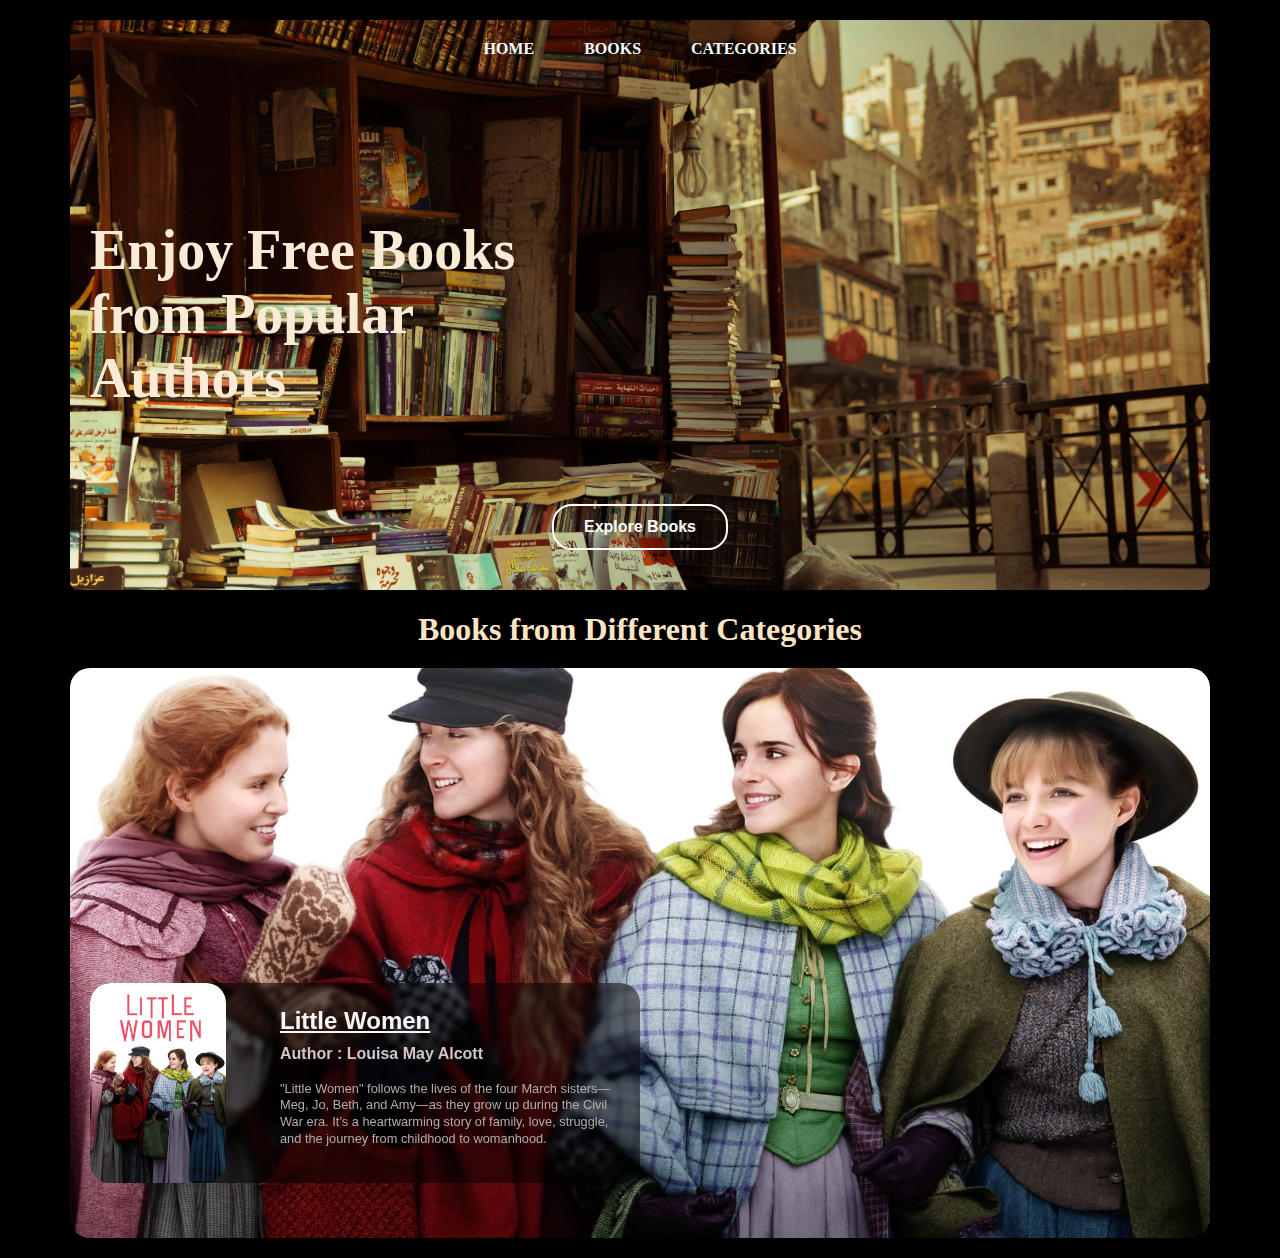
<file: index.html>
<!DOCTYPE html>
<html lang="en">

<head>
  <meta charset="UTF-8">
  <meta name="viewport" content="width=device-width, initial-scale=1.0">
  <title>Explore Books</title>

  <link rel="stylesheet" href="css/style.css">
  <link rel="stylesheet" href="css/responsive.css">
</head>

<body>
  <div class="rectangle" id="hero">
    <!-- NAVBAR -->
    <nav class="navbar">
      <div class="hamburger" id="hamburger">☰</div>
      <div class="nav-links" id="navLinks">
        <a href="index.html">Home</a>
        <a href="book.html">Books</a>
        <a href="#bookSection">Categories</a>
      </div>
    </nav>

  <section class="hero-content">
  <h1 class="hero-heading">Enjoy Free Books from Popular Authors</h1>
  <a href="book.html">
    <button class="explore-btn">Explore Books</button>
  </a>
</section>


  </div>
<h1 class="book-heading">Books from Different Categories</h1>
  <section class="book-section" id="bookSection">

    <div class="bg-layer" id="bgLayer"></div>
    <div class="book-content" id="bookContent">
      <div class="book-left">
        <img id="bookThumb" src="" alt="Book Thumbnail">
      </div>
      <div class="book-right">
        <h2 class="book-title" id="bookTitle"></h2>
        <p class="book-author" id="bookAuthor"></p>
        <p class="book-desc" id="bookDesc"></p>
      </div>
    </div>
  </section>



  <script src="javascript/script.js"></script>



</body>

</html>
</file>
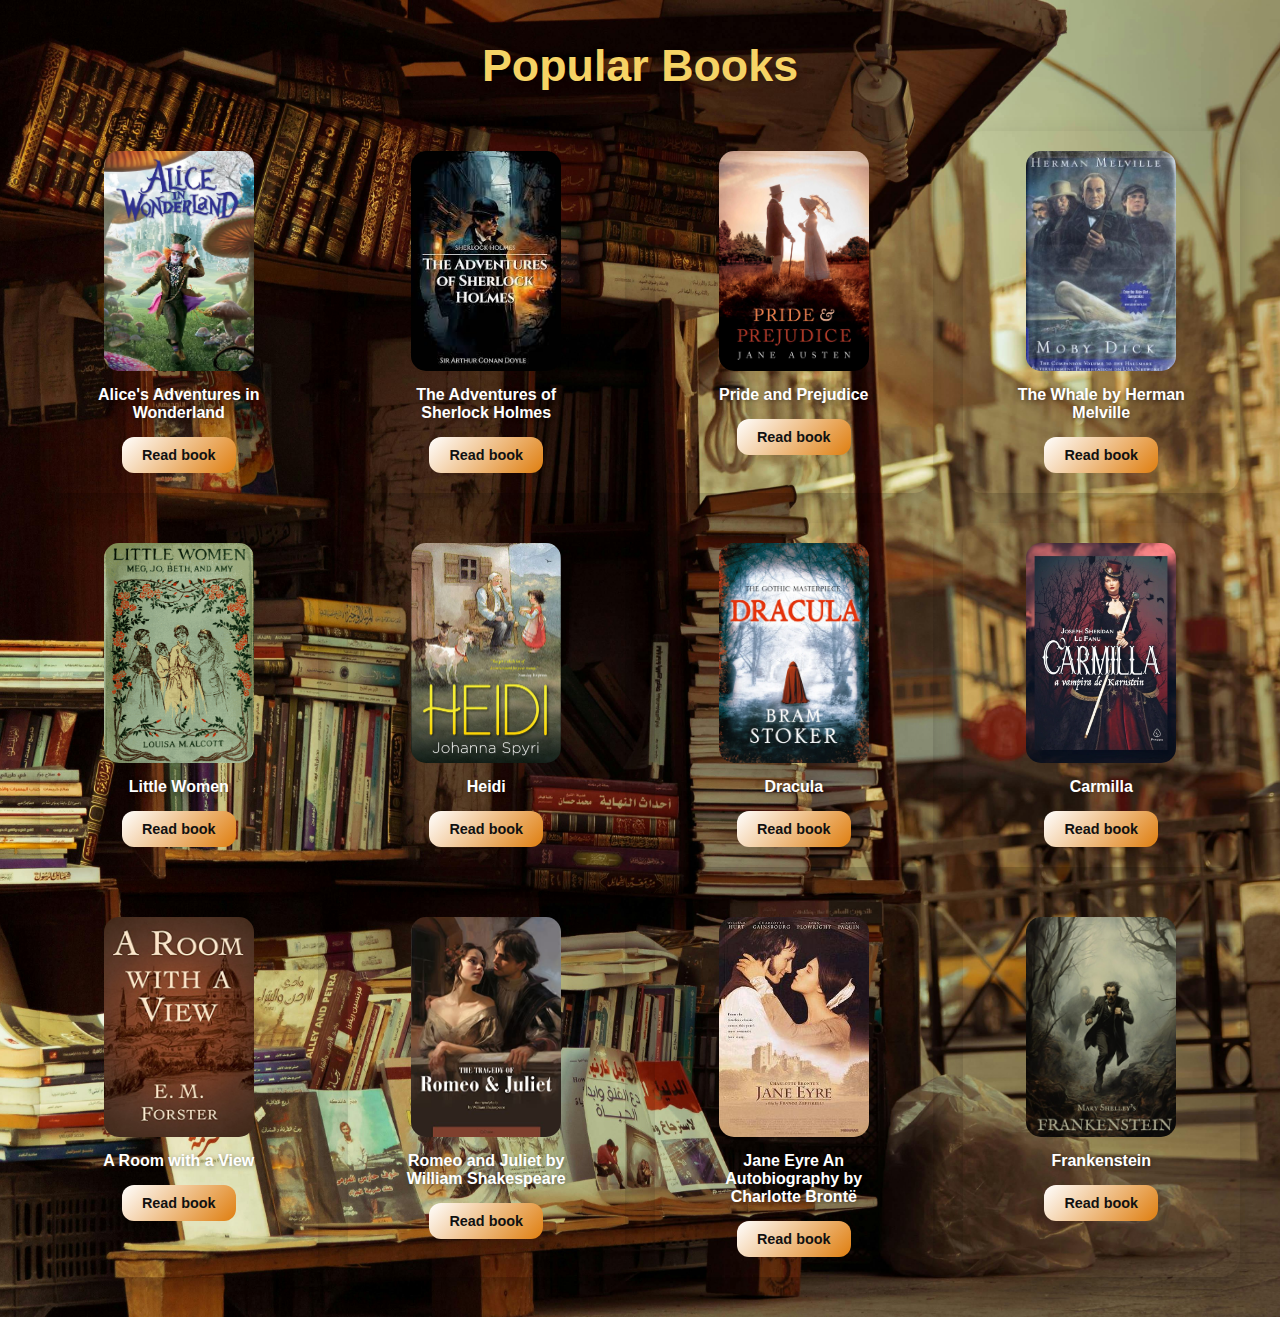
<file: book.html>
<!DOCTYPE html>
<html lang="en">

<head>
  <meta charset="UTF-8">
  <meta name="viewport" content="width=device-width, initial-scale=1.0">
  <title>Books Collection</title>
  <link rel="stylesheet" href="css/style.css">
</head>

<body>

  <style>
    /* Reset & body */
    * {
      box-sizing: border-box;
      margin: 0;
      padding: 0;
      font-family: 'Segoe UI', Tahoma, Geneva, Verdana, sans-serif;
    }

    body {
      background: url(/assets/hero_banner/books.jpg);
      background-size: 100% 400%;
      animation: gradientBG 15s ease infinite;
      background-repeat: no-repeat;
      background-position: center;
      background-size: cover;
      color: #fff;
      padding: 40px 20px;
      min-height: 100vh;
    }

    /* Animate background gradient */
    @keyframes gradientBG {
      0% {
        background-position: 0% 50%;
      }

      50% {
        background-position: 100% 50%;
      }

      100% {
        background-position: 0% 50%;
      }
    }

    /* Section */
    .popular-books {
      max-width: 1200px;
      margin: 0 auto;
      text-align: center;
    }

    .popular-books h2 {
      text-decoration: none;
      font-size: 2.8rem;
      margin-bottom: 40px;
      color: #f6d365;
      text-shadow: 2px 2px 8px rgba(0, 0, 0, 0.4);
    }

    /* Grid */
    .book-grid {
      display: grid;
      grid-template-columns: repeat(auto-fit, minmax(220px, 1fr));
      gap: 30px;
    }

    /* Glass-like Card */
    .book-card {
      /* background: rgba(255, 255, 255, 0.1); */
      border-radius: 20px;
      padding: 20px;
      /* backdrop-filter: blur(10px); */
      /* -webkit-backdrop-filter: blur(10px); */
      /* border: 1px solid rgba(255, 255, 255, 0.2); */
      transition: all 0.3s ease;
      display: flex;
      flex-direction: column;
      align-items: center;
      box-shadow: 0 10px 25px rgba(0, 0, 0, 0.2);
    }

    .book-card:hover {
      transform: translateY(-10px);
      box-shadow: 0 15px 35px rgba(0, 0, 0, 0.35);
      border-color: rgba(255, 255, 255, 0.4);
    }

    /* Book Image */
    .book-card img {
      width: 150px;
      height: 220px;
      object-fit: cover;
      border-radius: 15px;
      margin-bottom: 15px;
      transition: transform 0.3s;
    }

    .book-card:hover img {
      transform: scale(1.05);
    }

    /* Book Title */
    .book-card h3 {
      font-size: 1rem;
      max-width: 200px;
      margin-bottom: 15px;
      text-align: center;
      color: #fff;
      text-shadow: 1px 1px 5px rgba(0, 0, 0, 0.4);
    }

    /* Button */
    .book-card button,
    .book-card .button {
      padding: 10px 20px;
      font-size: 0.9rem;
      border: none;
      border-radius: 12px;
      cursor: pointer;
      background: linear-gradient(135deg, #ffffff, #df7e0f);
      color: #111;
      font-weight: bold;
      transition: all 0.3s ease;
      text-decoration: none;
    }

    .book-card button:hover,
    .book-card .button:hover {
      background: linear-gradient(135deg, #fda085, #f6d365);
      transform: translateY(-2px);
      box-shadow: 0 5px 15px rgba(0, 0, 0, 0.3);
    }

    /* Responsive tweak */
    /* Mobile: 2 cards per row */
    @media screen and (max-width: 500px) {
      .book-grid {
        grid-template-columns: repeat(2, 1fr);
        gap: 15px;
      }

      .book-card img {
        width: 100px;
        /* smaller images for mobile */
        height: 150px;
      }

      .book-card h3 {
        font-size: 0.9rem;
      }
    }
  </style>
  <section class="popular-books">
    <h2>Popular Books</h2>
    <div class="book-grid">

      <!-- Book 1 -->
      <div class="book-card">
        <img src="assets/book_cover/alice.webp" alt="Alice in Wonderland">
        <h3>Alice's Adventures in Wonderland</h3>
        <a href="books/Alice's Adventures in Wonderland/Alice's Adventures in Wonderland.html" target="_blank"
          rel="noopener" class="button">
          Read book
        </a>
      </div>

      <!-- Book 2 -->
      <div class="book-card">
        <img src="assets/book_cover/The_Adventures_of_Sherlock_Holmes.jpg" alt="Sherlock Holmes">
        <h3>The Adventures of Sherlock Holmes</h3>
        <a href="books/The Adventures of Sherlock Holmes/pg1661-images.html" target="_blank" rel="noopener"
          class="button">
          Read book
        </a>
      </div>

      <!-- Book 3 -->
      <div class="book-card">
        <img src="assets/book_cover/pride-and-prejudice-9781471134746_hr.jpg" alt="Pride and Prejudice">
        <h3>Pride and Prejudice</h3>
        <a href="books/Pride and Prejudice/Pride and Prejudice.html" target="_blank" rel="noopener" class="button">
          Read book
        </a>
      </div>

      <!-- Book 4 -->
      <div class="book-card">
        <img src="assets/book_cover/moby_dick.jpg" alt="Frankenstein">
        <h3>The Whale by Herman Melville</h3>
        <a href="books/The Whale by Herman Melville/pg2701-images.html" target="_blank" rel="noopener" class="button">
          Read book
        </a>
      </div>

      <!-- Book 5 -->
      <div class="book-card">
        <img src="assets/book_cover/little_women.png" alt="little women">
        <h3>Little Women</h3>
        <a href="books/Little Women/pg37106-images.html" target="_blank" rel="noopener" class="button">
          Read book
        </a>
      </div>

      <!-- Book 6 -->
      <div class="book-card">
        <img src="assets/book_cover/heidi-306.jpg" alt="Dorian Gray">
        <h3>Heidi</h3>
        <a href="books/Heidi/pg20781-images.html" target="_blank" rel="noopener" class="button">
          Read book
        </a>
      </div>

      <!-- Book 7 -->
      <div class="book-card">
        <img src="assets/book_cover/draculaa.webp" alt="The Great Gatsby">
        <h3>Dracula</h3>
        <a href="books/Dracula/pg345-images.html" target="_blank" rel="noopener" class="button">
          Read book
        </a>
      </div>

      <!-- Book 8 -->
      <div class="book-card">
        <img src="assets/book_cover/Carmilla by Joseph Sheridan Le Fanuu.jpg" alt="Carmilla">
        <h3>Carmilla</h3>
        <a href="books/Carmilla by Joseph Sheridan Le Fanu/pg10007-images.html" target="_blank" rel="noopener"
          class="button">
          Read book
        </a>
      </div>

      <!-- Book 9 -->
      <div class="book-card">
        <img src="assets/book_cover/A_Room_with_a_View.jpg" alt="A Room with a View">
        <h3>A Room with a View</h3>
        <a href="books/A Room with a View/pg2641-images.html" target="_blank" rel="noopener" class="button">
          Read book
        </a>
      </div>

      <!-- Book 10 -->
      <div class="book-card">
        <img src="assets/book_cover/124983282.jpg" alt="Romeo and Juliet by William Shakespeare">
        <h3>Romeo and Juliet by William Shakespeare</h3>
        <a href="books/Romeo and Juliet by William Shakespeare/pg1513-images.html" target="_blank" rel="noopener" class="button">
          Read book
        </a>
      </div>

      
      <!-- Book 11 -->
      <div class="book-card">
        <img src="assets/book_cover/Jane_eyre_ver1.jpg" alt="Jane Eyre An Autobiography by Charlotte Brontë">
        <h3>Jane Eyre An Autobiography by Charlotte Brontë</h3>
        <a href="books/Jane Eyre An Autobiography by Charlotte Brontë/pg1260-images.html" target="_blank" rel="noopener" class="button">
          Read book
        </a>
      </div>


         <!-- Book 12 -->
      <div class="book-card">
        <img src="assets/book_cover/Frankenstein-Book-Cover.jpg" alt="Frankenstein">
        <h3>Frankenstein</h3>
        <a href="books/Frankenstein/pg84-images.html" target="_blank" rel="noopener" class="button">
          Read book
        </a>
      </div>

    </div>
  </section>

</body>

</html>
</file>
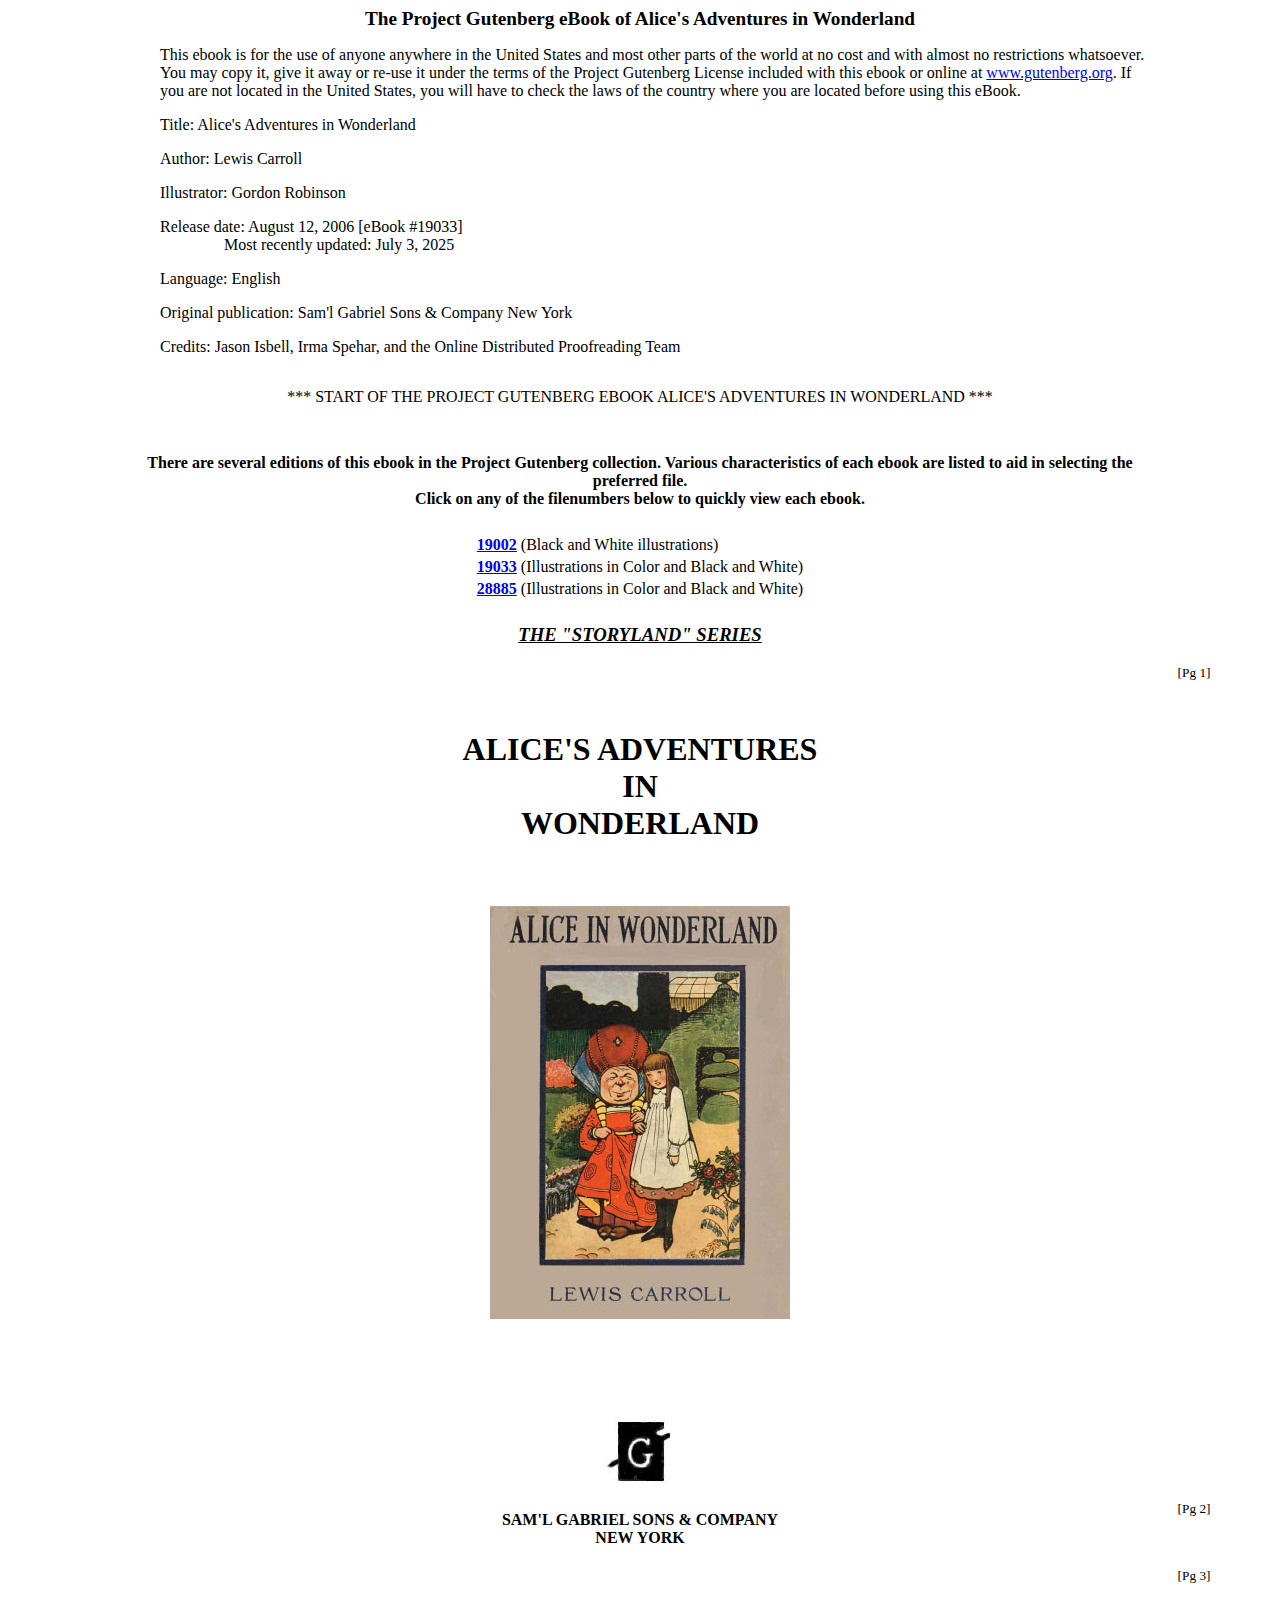
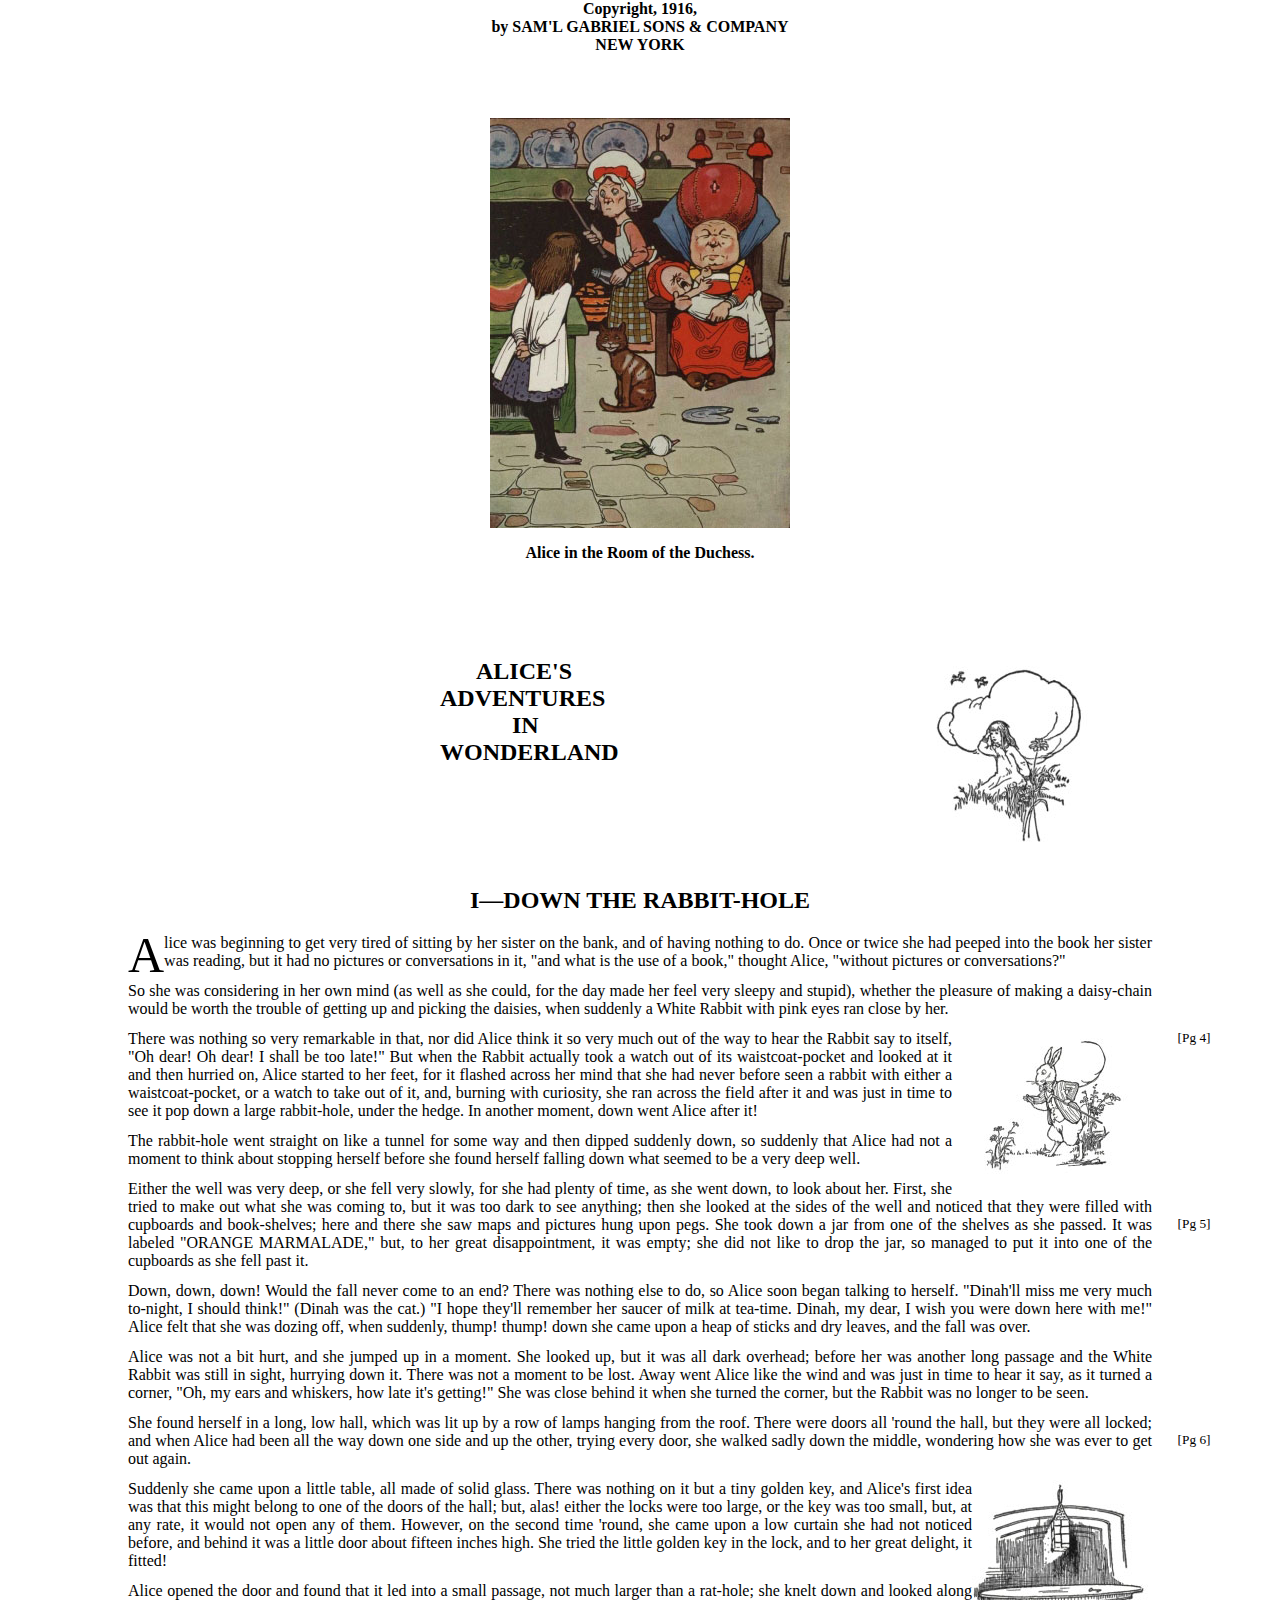
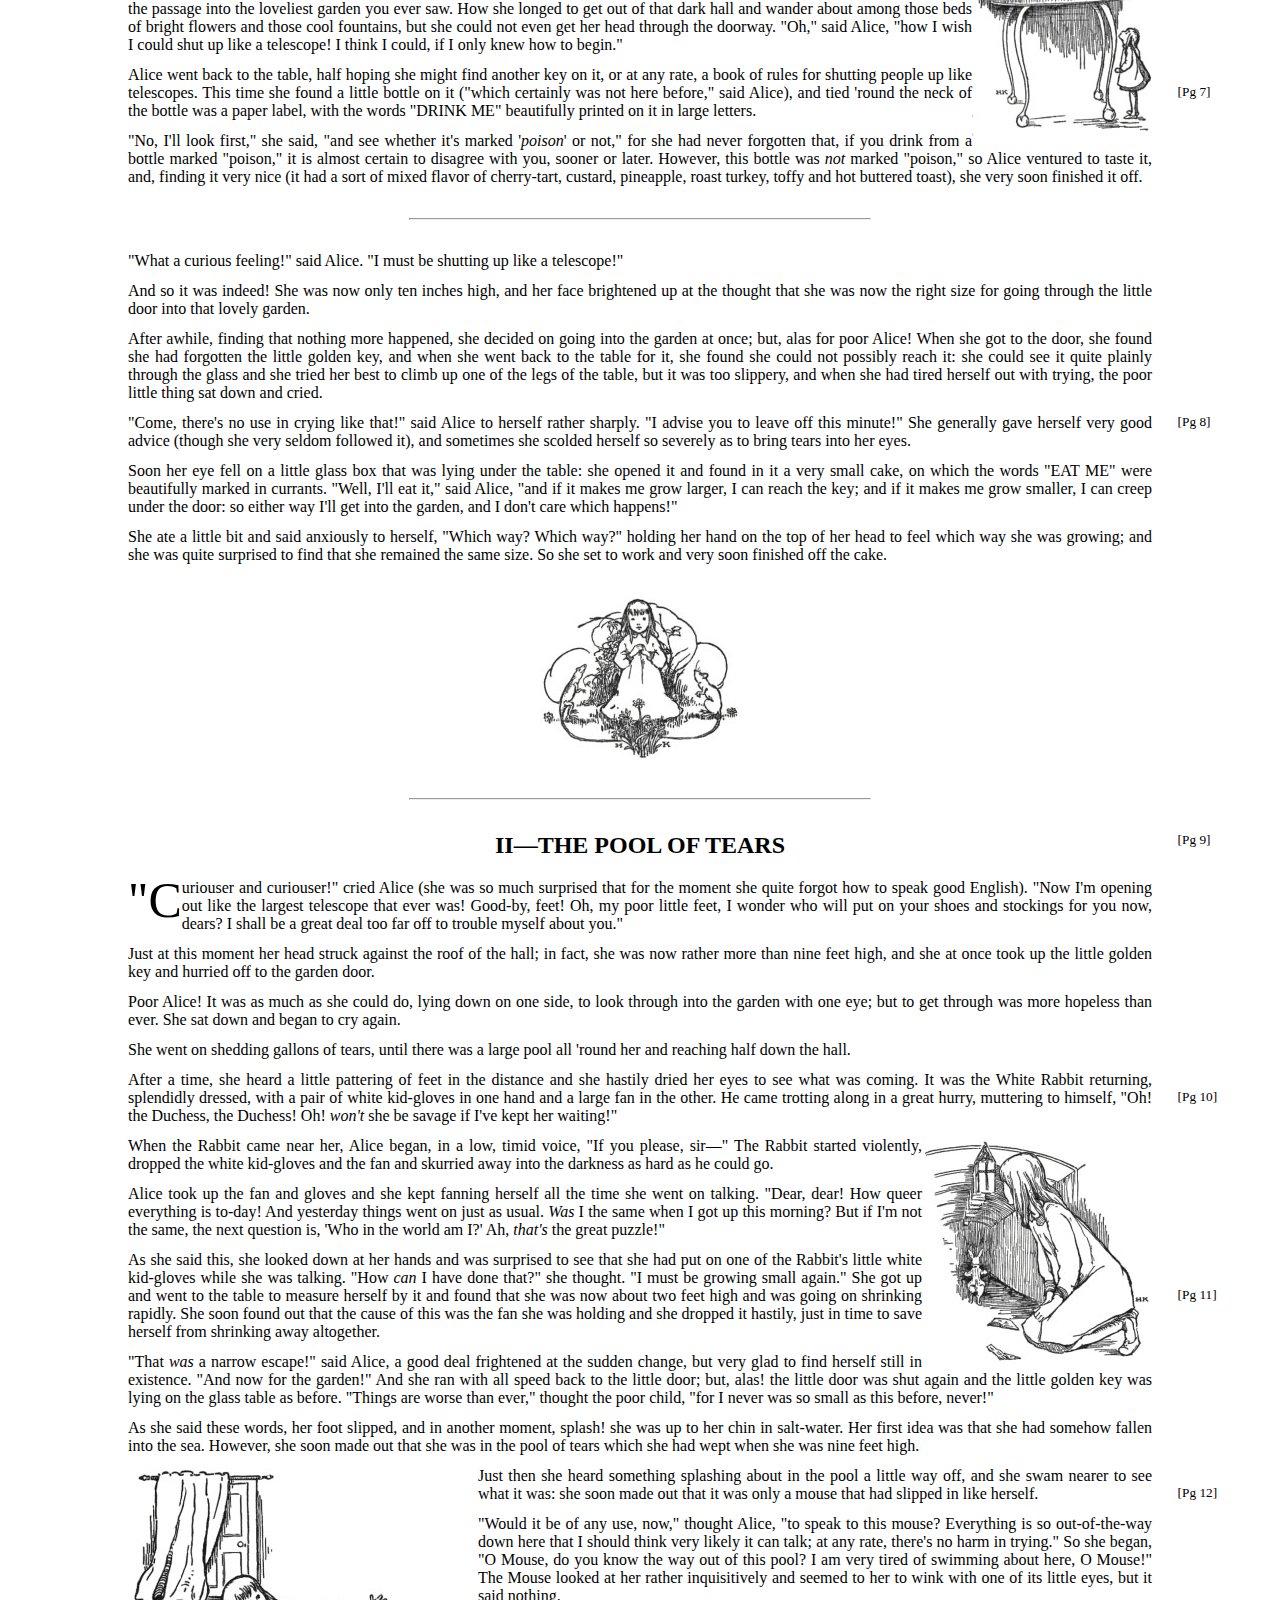
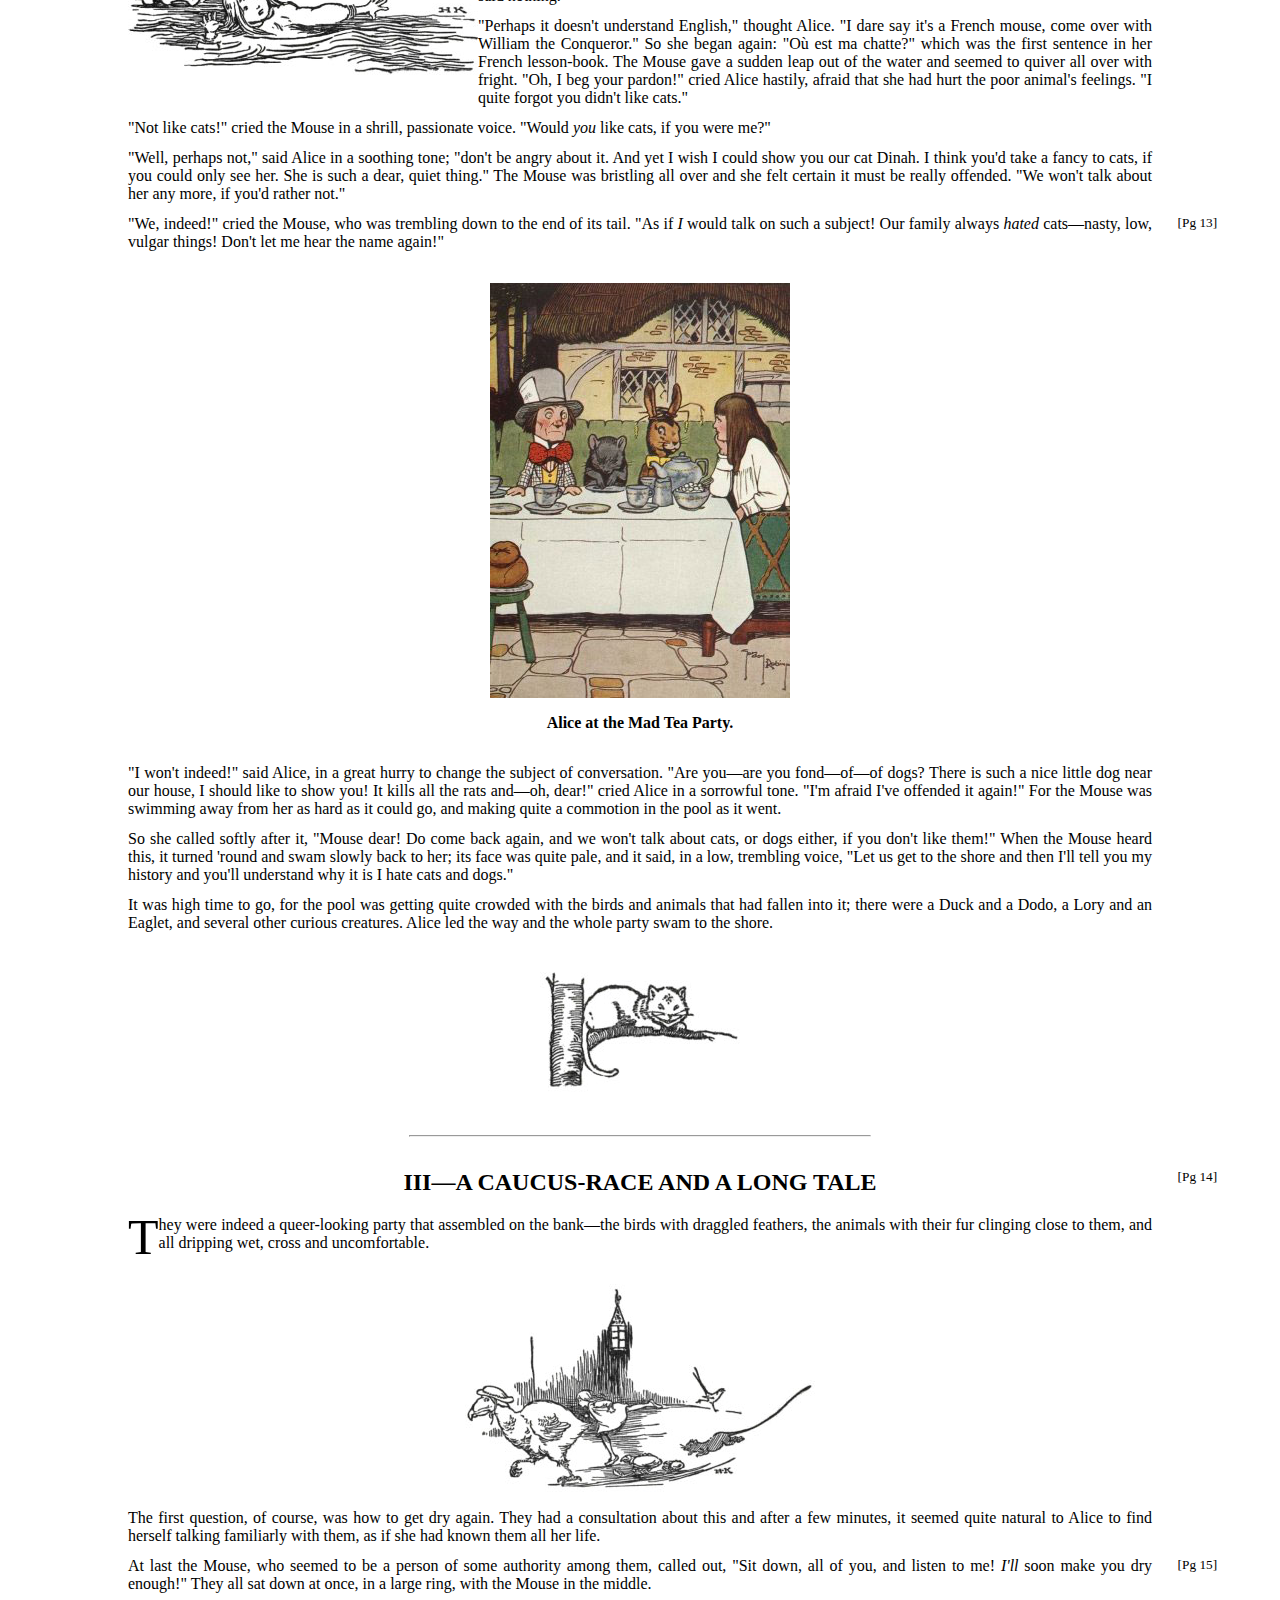
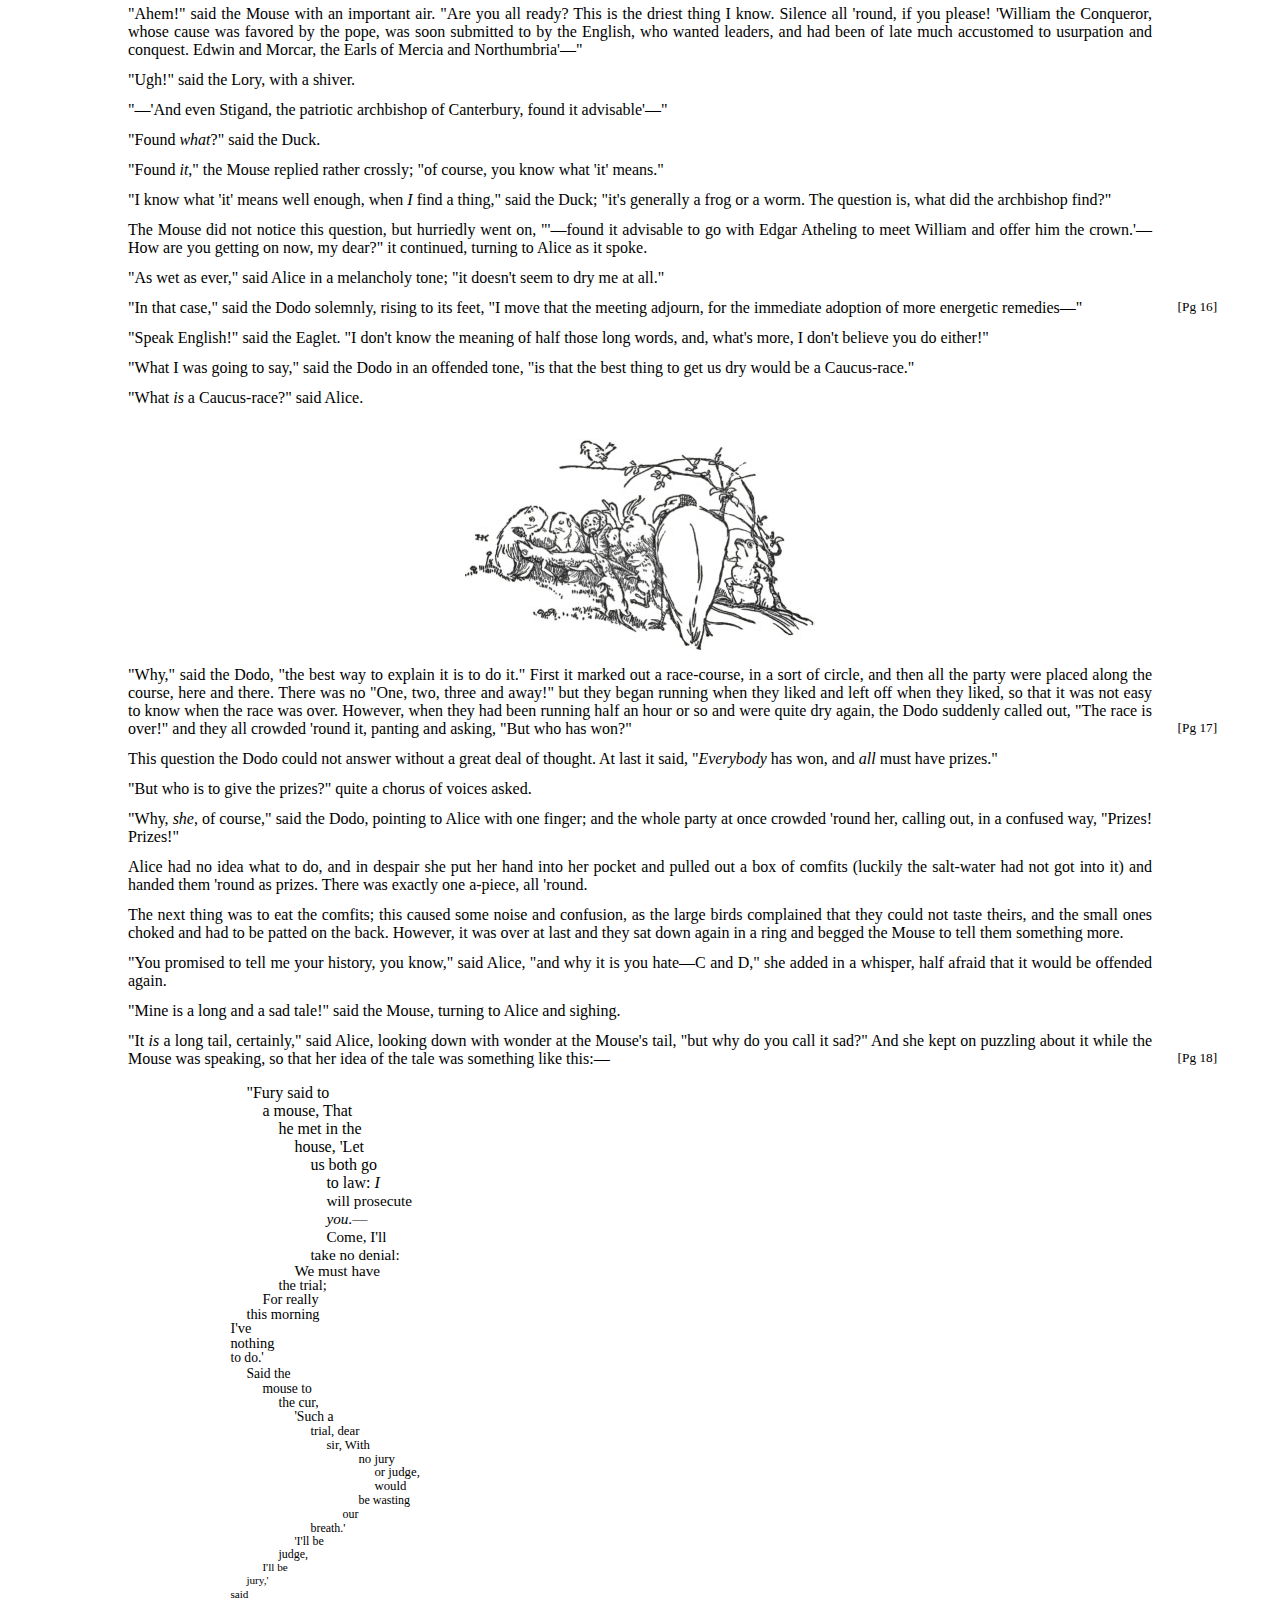
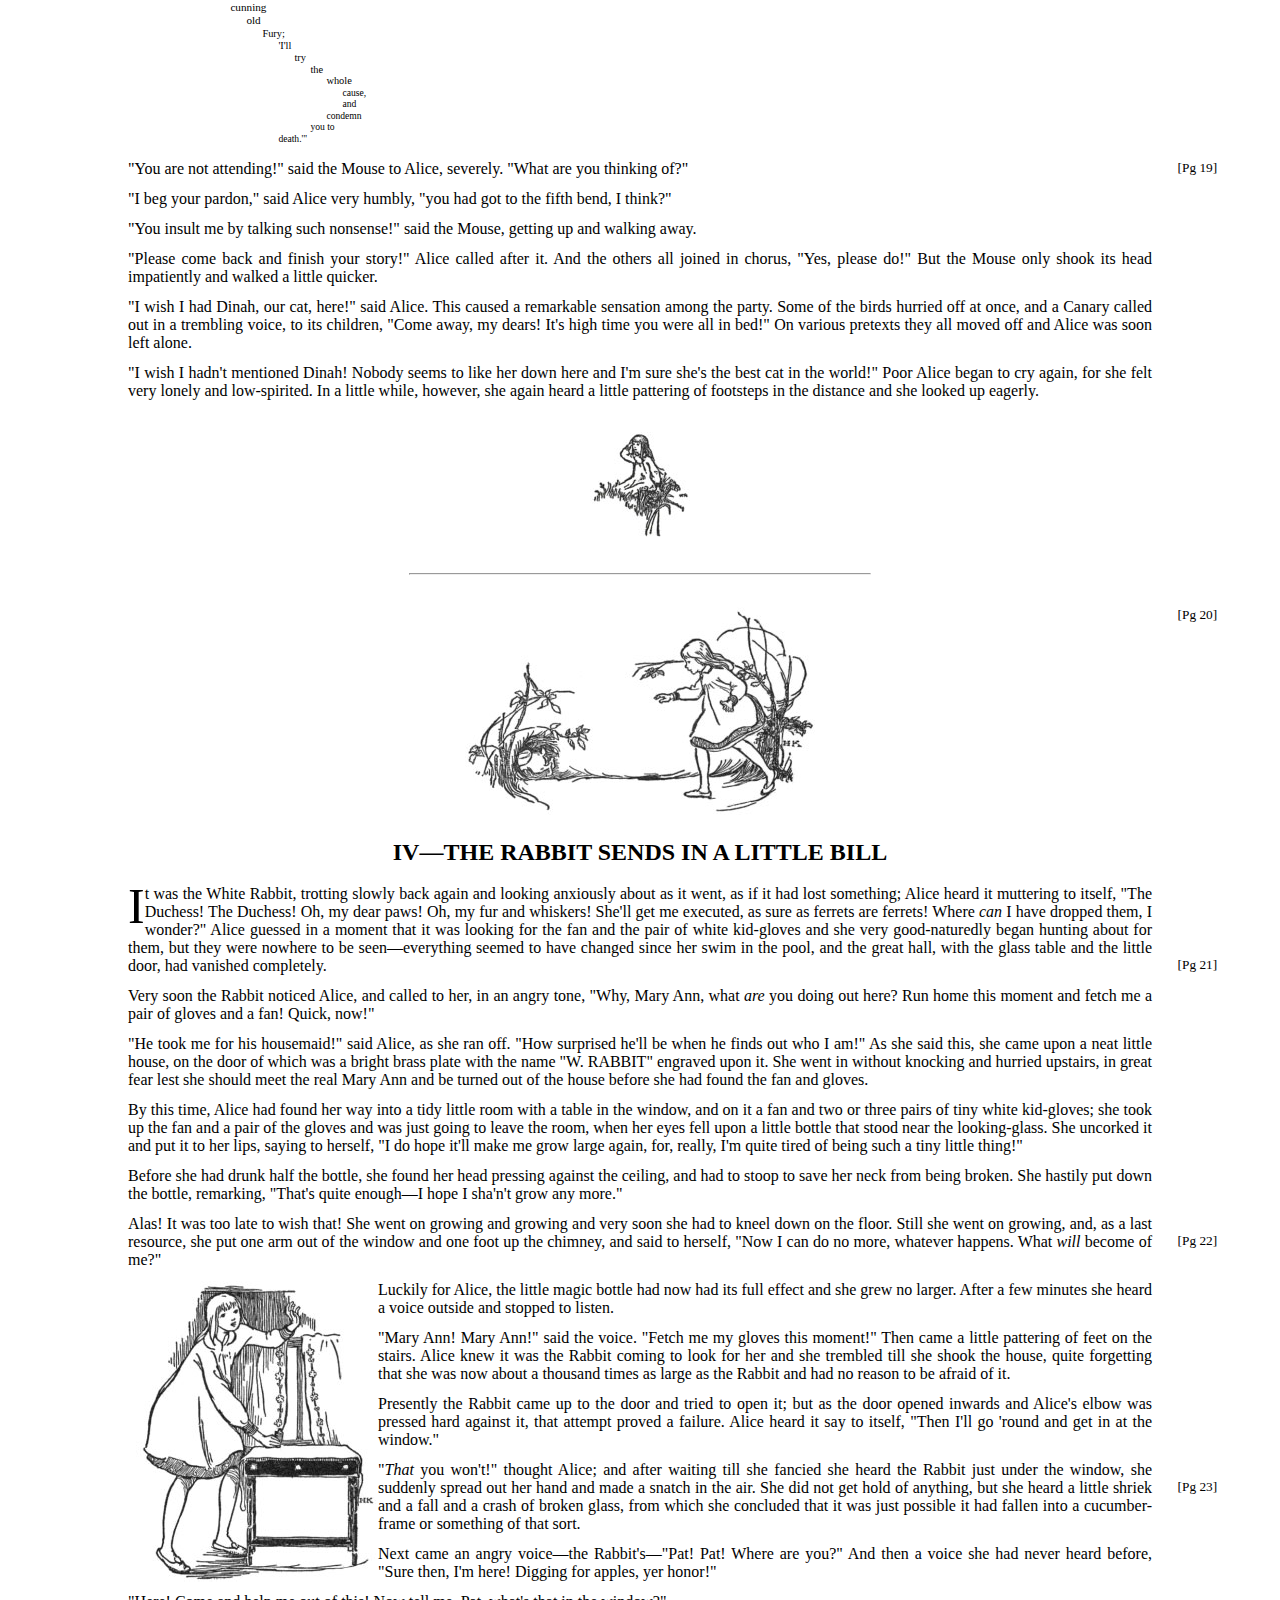
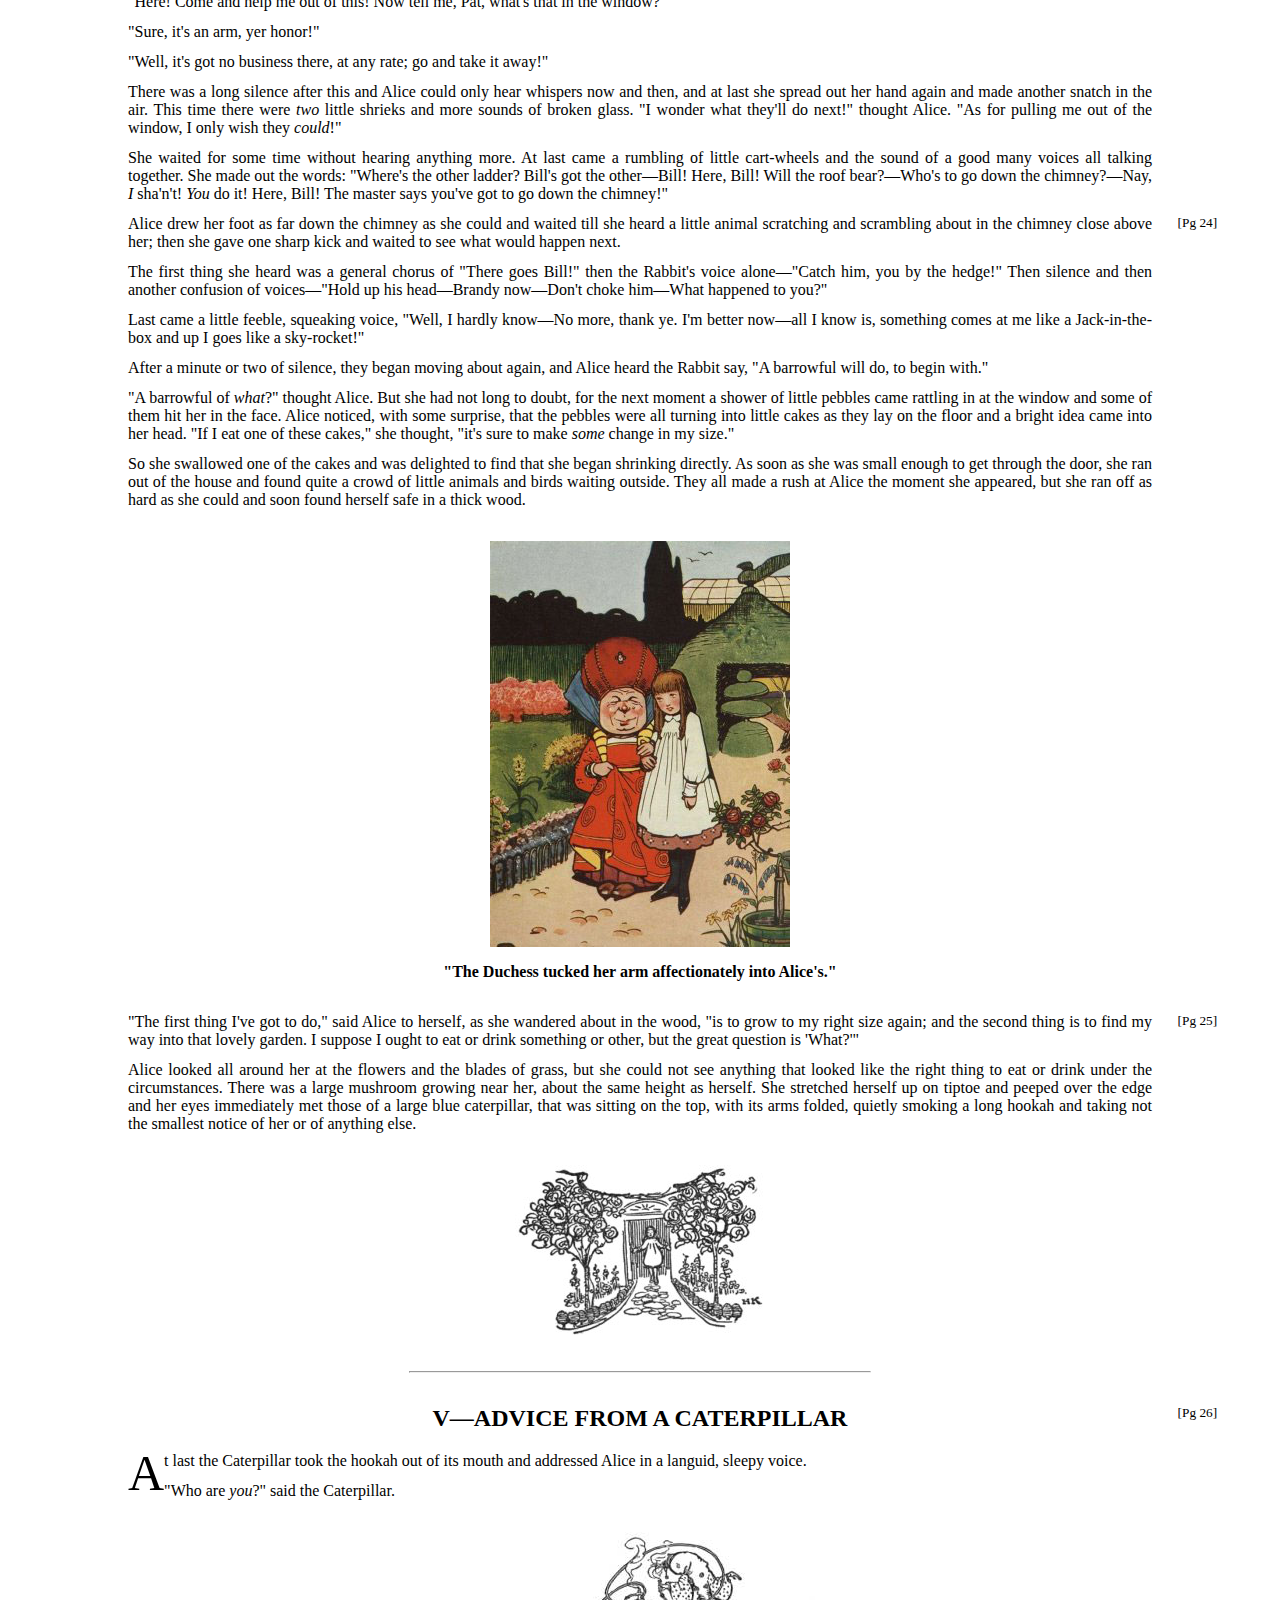
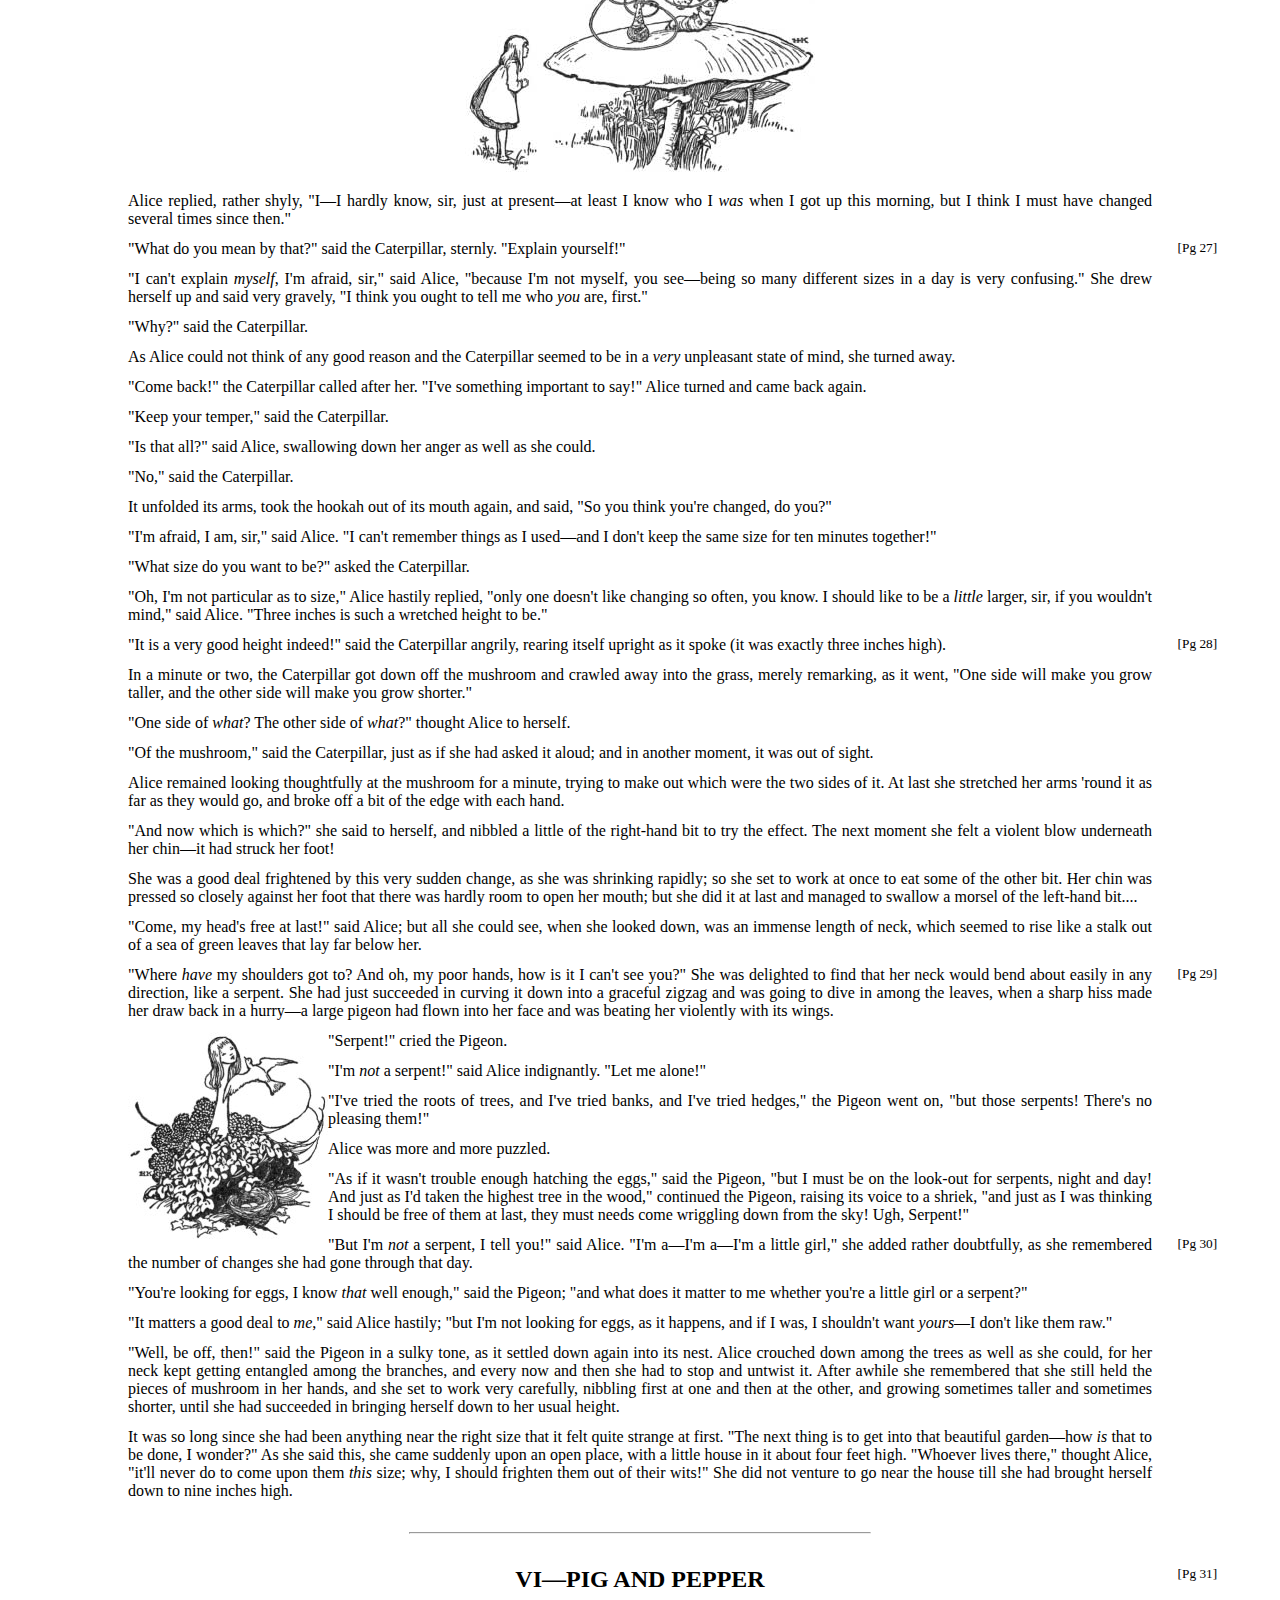
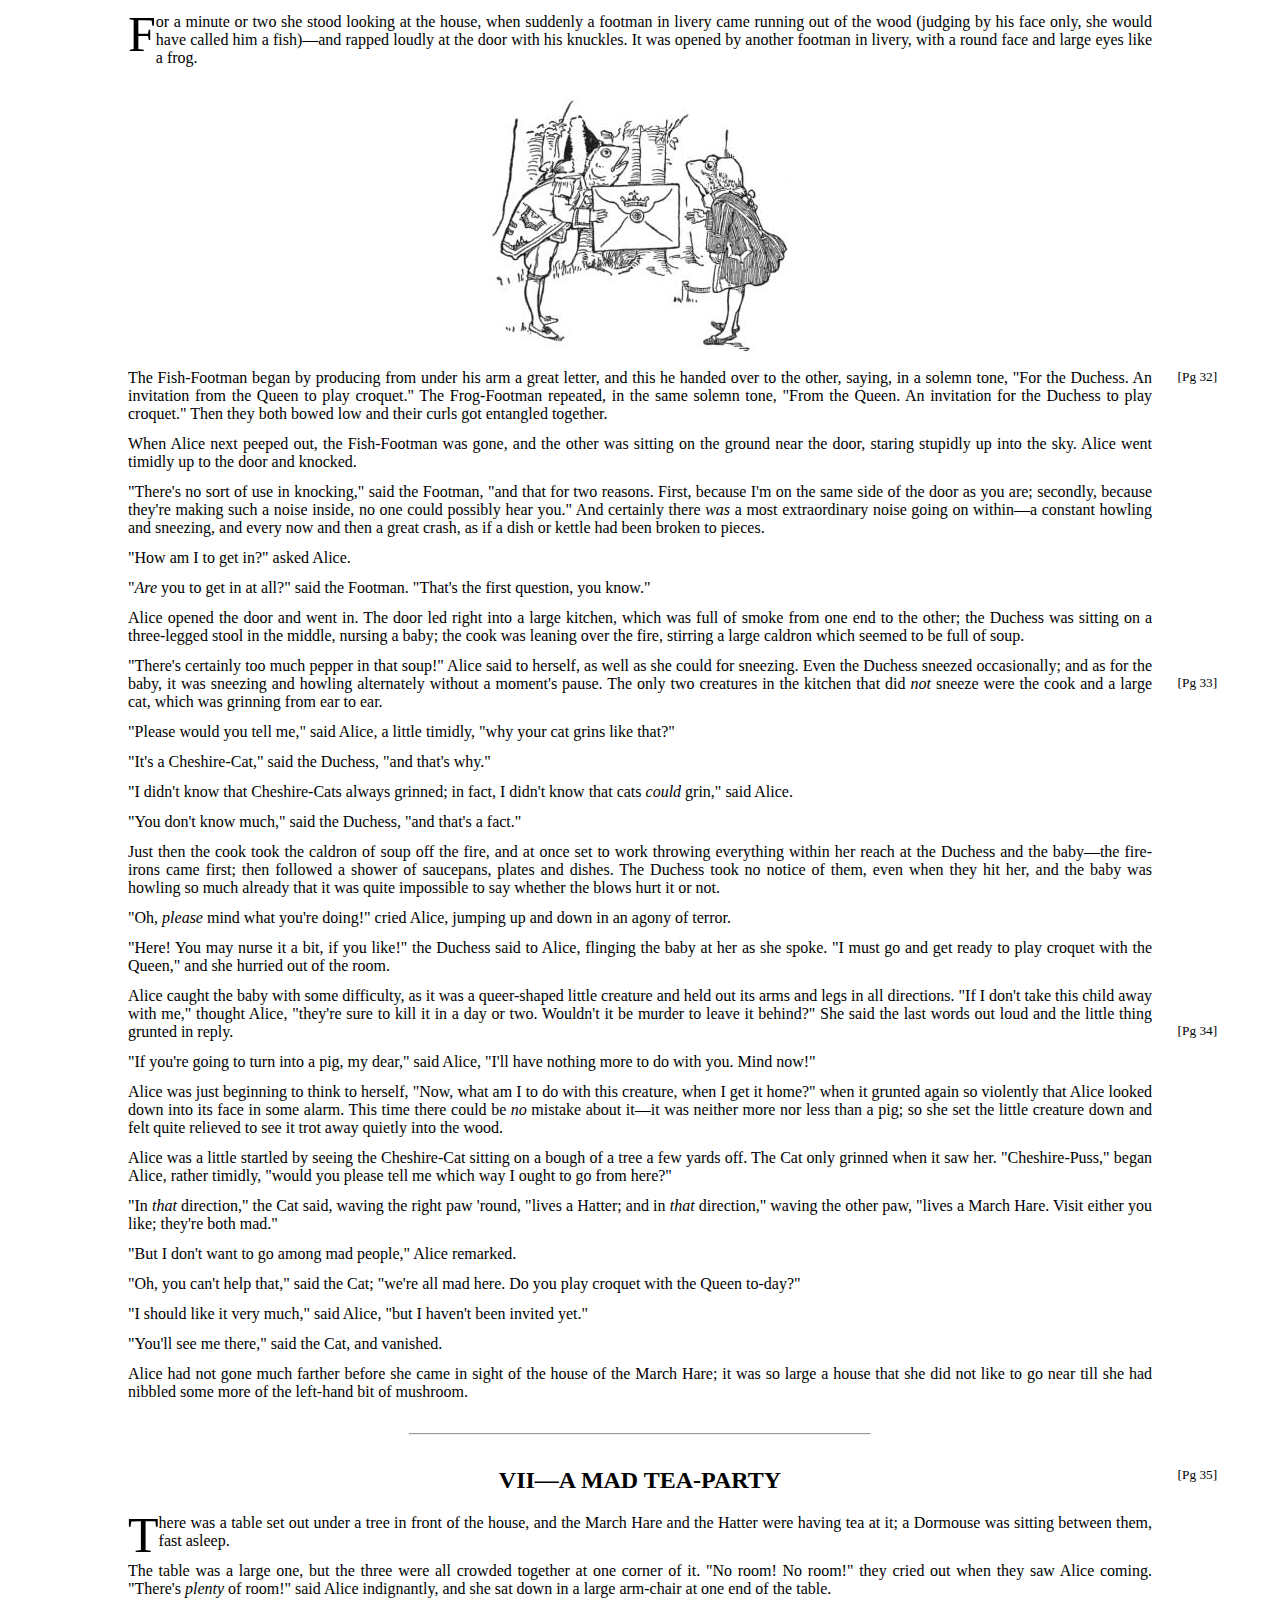
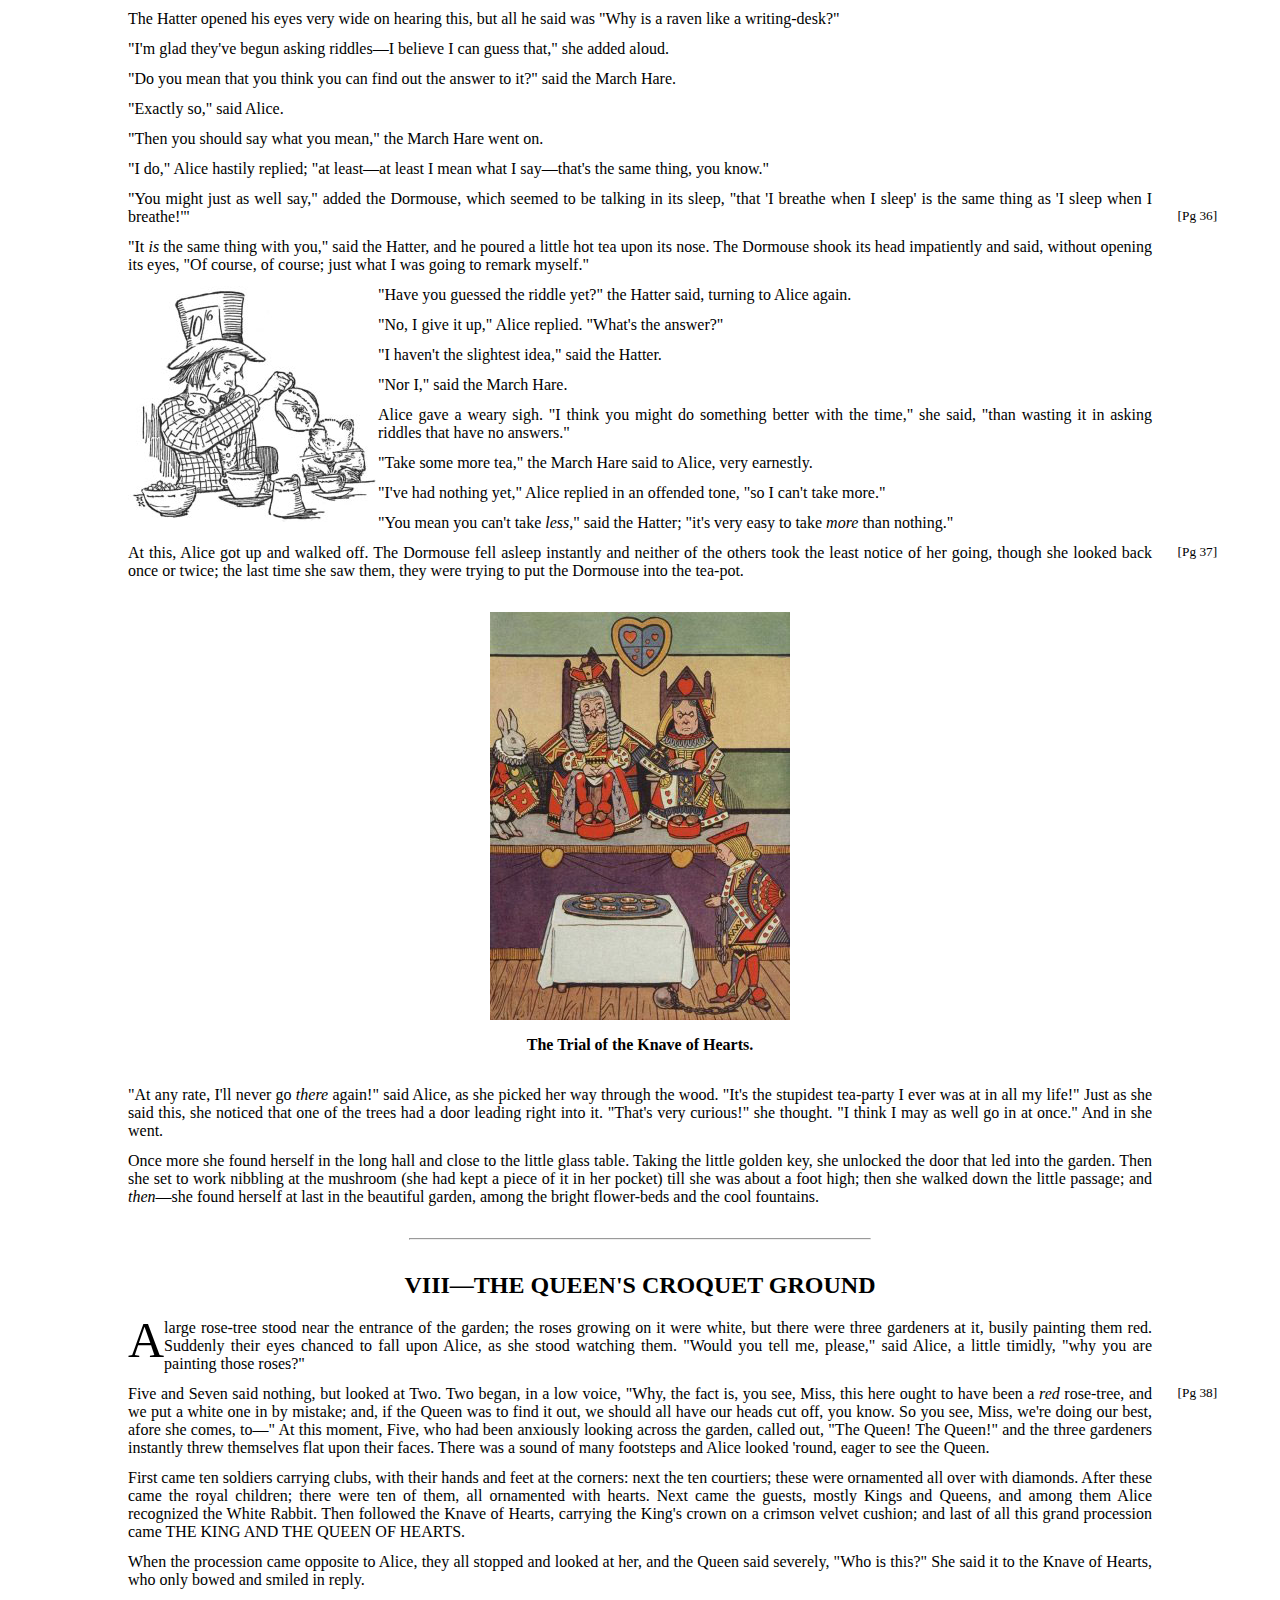
<file: books/Alice's Adventures in Wonderland/Alice's Adventures in Wonderland.html>
<!DOCTYPE html>
<html lang="en">
<head>
<meta charset="utf-8"><style>
#pg-header div, #pg-footer div {
    all: initial;
    display: block;
    margin-top: 1em;
    margin-bottom: 1em;
    margin-left: 2em;
}
#pg-footer div.agate {
    font-size: 90%;
    margin-top: 0;
    margin-bottom: 0;
    text-align: center;
}
#pg-footer li {
    all: initial;
    display: block;
    margin-top: 1em;
    margin-bottom: 1em;
    text-indent: -0.6em;
}
#pg-footer div.secthead {
    font-size: 110%;
    font-weight: bold;
}
#pg-footer #project-gutenberg-license {
    font-size: 110%;
    margin-top: 0;
    margin-bottom: 0;
    text-align: center;
}
#pg-header-heading {
    all: inherit;
    text-align: center;
    font-size: 120%;
    font-weight:bold;
}
#pg-footer-heading {
    all: inherit;
    text-align: center;
    font-size: 120%;
    font-weight: normal;
    margin-top: 0;
    margin-bottom: 0;
}
#pg-header #pg-machine-header p {
    text-indent: -4em;
    margin-left: 4em;
    margin-top: 1em;
    margin-bottom: 0;
    font-size: medium
}
#pg-header #pg-header-authlist {
    all: initial;
    margin-top: 0;
    margin-bottom: 0;
}
#pg-header #pg-machine-header strong {
    font-weight: normal;
}
#pg-header #pg-start-separator, #pg-footer #pg-end-separator {
    margin-bottom: 3em;
    margin-left: 0;
    margin-right: auto;
    margin-top: 2em;
    text-align: center
}

    .xhtml_center {text-align: center; display: block;}
    .xhtml_center table {
        display: table;
        text-align: left;
        margin-left: auto;
        margin-right: auto;
        }</style><title>Alice's Adventures in Wonderland | Project Gutenberg</title>
<style>p {
    margin-top: 0.75em;
    text-align: justify;
    margin-bottom: 0.75em
    }
h1, h2, h4, h5, h6 {
    text-align: center;
    clear: both
    }
h3 {
    text-decoration: underline;
    text-align: center;
    clear: both
    }
hr {
    width: 33%;
    margin-top: 2em;
    margin-bottom: 2em;
    margin-left: auto;
    margin-right: auto;
    clear: both
    }
@media screen {
    body {
        margin-left: 10%;
        margin-right: 10%
        }
    }
.pagedjs_page_content > div {
    margin-left: 10%;
    margin-right: 10%
    }
img {
    border-style: none
    }
.pagenum {
    position: absolute;
    left: 92%;
    font-size: smaller;
    text-align: right
    }
.center {
    text-align: center
    }
.caption {
    font-weight: bold;
    text-align: center;
    margin-bottom: 2em
    }
.figcenter {
    margin: auto;
    text-align: center;
    margin-top: 2em
    }
.figleft {
    float: left;
    clear: left;
    margin-left: 0;
    margin-bottom: 0;
    margin-top: 0;
    margin-right: 0;
    padding: 0;
    text-align: center
    }
.figright {
    float: right;
    clear: right;
    margin-left: 0;
    margin-bottom: 0;
    margin-top: 0;
    margin-right: 0;
    padding: 0;
    text-align: center
    }
.poem {
    margin-left: 10%;
    margin-right: 10%;
    text-align: left
    }
.poem br {
    display: none
    }
.poem .stanza {
    margin: 1em 0 1em 0
    }
.poem span.i0 {
    display: block;
    margin-left: 0;
    padding-left: 3em;
    text-indent: -3em
    }
.poem span.i2 {
    display: block;
    margin-left: 2em;
    padding-left: 3em;
    text-indent: -3em
    }
.poem span.i4 {
    display: block;
    margin-left: 4em;
    padding-left: 3em;
    text-indent: -3em
    }
.poem span.i1 {
    display: block;
    margin-left: 1em;
    padding-left: 3em;
    text-indent: -3em
    }
.poem span.i10 {
    display: block;
    margin-left: 10em;
    padding-left: 3em;
    text-indent: -3em
    }
.poem span.i11 {
    display: block;
    margin-left: 11em;
    padding-left: 3em;
    text-indent: -3em
    }
.poem span.i12 {
    display: block;
    margin-left: 12em;
    padding-left: 3em;
    text-indent: -3em
    }
.poem span.i13 {
    display: block;
    margin-left: 13em;
    padding-left: 3em;
    text-indent: -3em
    }
.poem span.i14 {
    display: block;
    margin-left: 14em;
    padding-left: 3em;
    text-indent: -3em
    }
.poem span.i15 {
    display: block;
    margin-left: 15em;
    padding-left: 3em;
    text-indent: -3em
    }
.poem span.i3 {
    display: block;
    margin-left: 3em;
    padding-left: 3em;
    text-indent: -3em
    }
.poem span.i5 {
    display: block;
    margin-left: 5em;
    padding-left: 3em;
    text-indent: -3em
    }
.poem span.i6 {
    display: block;
    margin-left: 6em;
    padding-left: 3em;
    text-indent: -3em
    }
.poem span.i7 {
    display: block;
    margin-left: 7em;
    padding-left: 3em;
    text-indent: -3em
    }
.poem span.i8 {
    display: block;
    margin-left: 8em;
    padding-left: 3em;
    text-indent: -3em
    }
.poem span.i9 {
    display: block;
    margin-left: 9em;
    padding-left: 3em;
    text-indent: -3em
    }</style>
<link rel="icon" href="images/cover_th.jpg" type="image/x-cover" id="id-514178770849080359"><link rel="schema.dc" href="http://purl.org/dc/elements/1.1/">
<link rel="schema.dcterms" href="http://purl.org/dc/terms/">
<meta name="dc.title" content="Alice's Adventures in Wonderland">
<meta name="dc.language" content="en">
<meta name="dcterms.source" content="https://www.gutenberg.org/files/19033/19033-h/19033-h.htm">
<meta name="dcterms.modified" content="2025-09-08T11:30:14.399790+00:00">
<meta name="dc.rights" content="Public domain in the USA.">
<link rel="dcterms.isFormatOf" href="http://www.gutenberg.org/ebooks/19033">
<meta name="dc.creator" content="Carroll, Lewis, 1832-1898">
<meta name="marcrel.ill" content="Robinson, Gordon">
<meta name="dc.subject" content="Fantasy fiction">
<meta name="dc.subject" content="Children's stories">
<meta name="dc.subject" content="Imaginary places -- Juvenile fiction">
<meta name="dc.subject" content="Alice (Fictitious character from Carroll) -- Juvenile fiction">
<meta name="dcterms.created" content="2006-08-12">
<meta name="generator" content="Ebookmaker 0.13.8 by Project Gutenberg">
<meta property="og:title" content="Alice's Adventures in Wonderland">
<meta property="og:type" content="Text">
<meta property="og:url" content="https://www.gutenberg.org/cache/epub/19033/pg19033-images.html">
<meta property="og:image" content="https://www.gutenberg.org/cache/epub/19033/pg19033.cover.medium.jpg">
</head>
<body><section class="pg-boilerplate pgheader" id="pg-header" lang="en"><h2 id="pg-header-heading" title="">The Project Gutenberg eBook of <span lang="en" id="pg-title-no-subtitle">Alice's Adventures in Wonderland</span></h2>
    
<div>This ebook is for the use of anyone anywhere in the United States and
most other parts of the world at no cost and with almost no restrictions
whatsoever. You may copy it, give it away or re-use it under the terms
of the Project Gutenberg License included with this ebook or online
at <a class="reference external" href="https://www.gutenberg.org">www.gutenberg.org</a>. If you are not located in the United States,
you will have to check the laws of the country where you are located
before using this eBook.</div>

<div class="container" id="pg-machine-header"><p><strong>Title</strong>: Alice's Adventures in Wonderland</p>
<div id="pg-header-authlist">
<p><strong>Author</strong>: Lewis Carroll</p>

<p><strong>Illustrator</strong>: Gordon Robinson</p>
</div>
<p><strong>Release date</strong>: August 12, 2006 [eBook #19033]<br>
                Most recently updated: July 3, 2025</p>

<p><strong>Language</strong>: English</p>

<p><strong>Original publication</strong>: Sam'l Gabriel Sons &amp; Company New York</p>

<p><strong>Credits</strong>: Jason Isbell, Irma Spehar, and the Online Distributed Proofreading Team</p>

</div><div id="pg-start-separator">
<span>*** START OF THE PROJECT GUTENBERG EBOOK ALICE'S ADVENTURES IN WONDERLAND ***</span>
</div></section><div></div>
<h4>There are several editions of this ebook in the Project Gutenberg collection. Various characteristics of each ebook are listed to aid in selecting the preferred file.<br>
Click on any of the filenumbers below to quickly view each ebook.
</h4>
<table style="padding: 4px;border-width: 3px;margin-right: auto; margin-left: auto;">
<tbody><tr><td>
<b><a href="http://www.gutenberg.org/files/19002/19002-h/19002-h.htm" id="id-5074957120205783519">
19002</a> </b> </td><td>(Black and White illustrations)
</td></tr>
<tr><td>
<b><a href="/files/19033/19033-h//export/sunsite/users/gutenbackend/cache/epub/19033/pg19033-images.html#" id="id-3116932739648023597">
19033</a></b> </td><td>(Illustrations in Color and Black and White)
</td></tr>
<tr><td>
<b><a href="http://www.gutenberg.org/files/28885/28885-h/28885-h.htm" id="id-8107649234366720874">
28885</a></b></td><td>(Illustrations in Color and Black and White)
</td></tr>
</tbody></table>
<h3> <i>THE "STORYLAND" SERIES</i></h3>
<p><span class="pagenum"><a id="Page_1">[Pg 1]</a></span></p><h1 style="padding-top: 2em; padding-bottom: 1em">ALICE'S ADVENTURES<br> IN<br> WONDERLAND</h1>
<p class="figcenter"><a href="images/cover.jpg" id="id-5295050688949640377"><img alt="Frontispiece" src="images/cover_th.jpg" id="img_images_cover_th.jpg"></a></p>
<div class="figcenter" style="width: 66px; padding-top: 4em">
<img alt="" height="66" src="images/title.jpg" width="66" id="img_images_title.jpg">
</div>
<p><span class="pagenum"><a id="Page_2">[Pg 2]</a></span></p><h4>SAM'L GABRIEL SONS &amp; COMPANY<br> NEW YORK</h4>
<p><span class="pagenum"><a id="Page_3">[Pg 3]</a></span></p><h4 style="padding-top: 2em; padding-bottom: 2em">Copyright, 1916,<br> by SAM'L GABRIEL SONS &amp; COMPANY<br> NEW YORK</h4>
<p class="figcenter"><a href="images/plate01.jpg" id="id-2892434979002614083"><img alt="Alice in the Room of the Duchess." src="images/plate01_th.jpg" title="Alice in the Room of the Duchess." id="img_images_plate01_th.jpg"></a></p><p class="caption">Alice in the Room of the Duchess.</p>
<p class="figright" style="margin-right: 4em; margin-top: 4em; margin-bottom: 2em"><a href="images/i001.jpg" id="id-9118259886008954685"><img alt="Illo1" src="images/i001_th.jpg" id="img_images_i001_th.jpg"></a></p>
<p><a id="ALICES_ADVENTURES_IN_WONDERLAND"></a></p><p style="font-size: 150%; margin-top: 4em; margin-left: 13em; font-weight: bold">      ALICE'S<br>
 ADVENTURES<br>
            IN<br>
WONDERLAND</p>
<h2><a id="I_DOWN_THE_RABBIT-HOLE"></a>I—DOWN THE RABBIT-HOLE</h2>
<p><span style="float:left;font-size:50px;line-height:38px;padding-top:2px;">A</span>lice was beginning to get very tired of sitting by her sister on the
bank, and of having nothing to do. Once or twice she had peeped into the
book her sister was reading, but it had no pictures or conversations in
it, "and what is the use of a book," thought Alice, "without pictures or
conversations?"</p>
<p>So she was considering in her own mind (as well as she could, for the
day made her feel very sleepy and stupid), whether the pleasure of
making a daisy-chain would be worth the trouble of getting up and
picking the daisies, when suddenly a White Rabbit with pink eyes ran
close by her.</p>
<p class="figright"><a href="images/i002.jpg" id="id-6085826272431399476"><img alt="Illo2" src="images/i002_th.jpg" id="img_images_i002_th.jpg"></a></p><p>There was nothing so very remarkable in that, nor did Alice think it so
<span class="pagenum"><a id="Page_4">[Pg 4]</a></span>very much out of the way to hear the Rabbit say to itself, "Oh dear! Oh
dear! I shall be too late!" But when the Rabbit actually took a watch
out of its waistcoat-pocket and looked at it and then hurried on, Alice
started to her feet, for it flashed across her mind that she had never
before seen a rabbit with either a waistcoat-pocket, or a watch to take
out of it, and, burning with curiosity, she ran across the field after
it and was just in time to see it pop down a large rabbit-hole, under
the hedge. In another moment, down went Alice after it!</p>
<p>The rabbit-hole went straight on like a tunnel for some way and then
dipped suddenly down, so suddenly that Alice had not a moment to think
about stopping herself before she found herself falling down what seemed
to be a very deep well.</p>
<p>Either the well was very deep, or she fell very slowly, for she had
plenty of time, as she went down, to look about her. First, she tried to
make out what she was coming to, but it was too dark to see anything;
then she looked at the sides of the well and noticed that they were
filled with cupboards and book-shelves; here and there she saw maps and
<span class="pagenum"><a id="Page_5">[Pg 5]</a></span>pictures hung upon pegs. She took down a jar from one of the shelves as
she passed. It was labeled "ORANGE MARMALADE," but, to her great
disappointment, it was empty; she did not like to drop the jar, so
managed to put it into one of the cupboards as she fell past it.</p>
<p>Down, down, down! Would the fall never come to an end? There was nothing
else to do, so Alice soon began talking to herself. "Dinah'll miss me
very much to-night, I should think!" (Dinah was the cat.) "I hope
they'll remember her saucer of milk at tea-time. Dinah, my dear, I wish
you were down here with me!" Alice felt that she was dozing off, when
suddenly, thump! thump! down she came upon a heap of sticks and dry
leaves, and the fall was over.</p>
<p>Alice was not a bit hurt, and she jumped up in a moment. She looked up,
but it was all dark overhead; before her was another long passage and
the White Rabbit was still in sight, hurrying down it. There was not a
moment to be lost. Away went Alice like the wind and was just in time to
hear it say, as it turned a corner, "Oh, my ears and whiskers, how late
it's getting!" She was close behind it when she turned the corner, but
the Rabbit was no longer to be seen.</p>
<p>She found herself in a long, low hall, which was lit up by a row of
lamps hanging from the roof. There were doors all 'round the hall, but
they were all locked; and when Alice had been all the way down one side
and up the other, trying every door, she walked sadly down the middle,
<span class="pagenum"><a id="Page_6">[Pg 6]</a></span>wondering how she was ever to get out again.</p>
<p class="figright"><a href="images/i003.jpg" id="id-9034151110935254152"><img alt="Illo3" src="images/i003_th.jpg" id="img_images_i003_th.jpg"></a></p><p>Suddenly she came upon a little table, all made of solid glass. There
was nothing on it but a tiny golden key, and Alice's first idea was that
this might belong to one of the doors of the hall; but, alas! either the
locks were too large, or the key was too small, but, at any rate, it
would not open any of them. However, on the second time 'round, she came
upon a low curtain she had not noticed before, and behind it was a
little door about fifteen inches high. She tried the little golden key
in the lock, and to her great delight, it fitted!</p>
<p>Alice opened the door and found that it led into a small passage, not
much larger than a rat-hole; she knelt down and looked along the passage
into the loveliest garden you ever saw. How she longed to get out of
that dark hall and wander about among those beds of bright flowers and
those cool fountains, but she could not even get her head through the
doorway. "Oh," said Alice, "how I wish I could shut up like a telescope!
I think I could, if I only knew how to begin."</p>
<p>Alice went back to the table, half hoping she might find another key on
it, or at any rate, a book of rules for shutting people up like
telescopes. This time she<span class="pagenum"><a id="Page_7">[Pg 7]</a></span> found a little bottle on it ("which certainly
was not here before," said Alice), and tied 'round the neck of the
bottle was a paper label, with the words "DRINK ME" beautifully printed
on it in large letters.</p>
<p>"No, I'll look first," she said, "and see whether it's marked '<i>poison</i>'
or not," for she had never forgotten that, if you drink from a bottle
marked "poison," it is almost certain to disagree with you, sooner or
later. However, this bottle was <i>not</i> marked "poison," so Alice ventured
to taste it, and, finding it very nice (it had a sort of mixed flavor of
cherry-tart, custard, pineapple, roast turkey, toffy and hot buttered
toast), she very soon finished it off.</p>
<hr style="width: 45%;">
<p>"What a curious feeling!" said Alice. "I must be shutting up like a
telescope!"</p>
<p>And so it was indeed! She was now only ten inches high, and her face
brightened up at the thought that she was now the right size for going
through the little door into that lovely garden.</p>
<p>After awhile, finding that nothing more happened, she decided on going
into the garden at once; but, alas for poor Alice! When she got to the
door, she found she had forgotten the little golden key, and when she
went back to the table for it, she found she could not possibly reach
it: she could see it quite plainly through the glass and she tried her
best to climb up one of the legs of the table, but it was too slippery,
and when she had tired herself out with trying, the poor little thing
sat down and cried.</p>
<p>"Come, there's no use in crying like that!" said Alice to herself rather
sharply. "I advise you to<span class="pagenum"><a id="Page_8">[Pg 8]</a></span> leave off this minute!" She generally gave
herself very good advice (though she very seldom followed it), and
sometimes she scolded herself so severely as to bring tears into her
eyes.</p>
<p>Soon her eye fell on a little glass box that was lying under the table:
she opened it and found in it a very small cake, on which the words "EAT
ME" were beautifully marked in currants. "Well, I'll eat it," said
Alice, "and if it makes me grow larger, I can reach the key; and if it
makes me grow smaller, I can creep under the door: so either way I'll
get into the garden, and I don't care which happens!"</p>
<p>She ate a little bit and said anxiously to herself, "Which way? Which
way?" holding her hand on the top of her head to feel which way she was
growing; and she was quite surprised to find that she remained the same
size. So she set to work and very soon finished off the cake.</p>
<p class="figcenter"><a href="images/i004.jpg" id="id-4336023067590051481"><img alt="Illo4" src="images/i004_th.jpg" id="img_images_i004_th.jpg"></a></p>
<hr style="width: 45%;">
<p><span class="pagenum"><a id="Page_9">[Pg 9]</a></span></p>
<h2><a id="II_THE_POOL_OF_TEARS"></a>II—THE POOL OF TEARS</h2>
<p><span style="float:left;font-size:50px;line-height:38px;padding-top:2px;">"C</span>uriouser and curiouser!" cried Alice (she was so much surprised that
for the moment she quite forgot how to speak good English). "Now I'm
opening out like the largest telescope that ever was! Good-by, feet! Oh,
my poor little feet, I wonder who will put on your shoes and stockings
for you now, dears? I shall be a great deal too far off to trouble
myself about you."</p>
<p>Just at this moment her head struck against the roof of the hall; in
fact, she was now rather more than nine feet high, and she at once took
up the little golden key and hurried off to the garden door.</p>
<p>Poor Alice! It was as much as she could do, lying down on one side, to
look through into the garden with one eye; but to get through was more
hopeless than ever. She sat down and began to cry again.</p>
<p>She went on shedding gallons of tears, until there was a large pool all
'round her and reaching half down the hall.</p>
<p>After a time, she heard a little pattering of feet in the distance and
she hastily dried her eyes to see what was coming. It was the White
Rabbit returning, splendidly dressed, with a pair of white kid-gloves in
one hand and a large fan in the other. He<span class="pagenum"><a id="Page_10">[Pg 10]</a></span> came trotting along in a
great hurry, muttering to himself, "Oh! the Duchess, the Duchess! Oh!
<i>won't</i> she be savage if I've kept her waiting!"</p>
<p class="figright"><a href="images/i005.jpg" id="id-2955561029522415524"><img alt="Illo5" src="images/i005_th.jpg" id="img_images_i005_th.jpg"></a></p><p>When the Rabbit came near her, Alice began, in a low, timid voice, "If
you please, sir—" The Rabbit started violently, dropped the white
kid-gloves and the fan and skurried away into the darkness as hard as he
could go.</p>
<p>Alice took up the fan and gloves and she kept fanning herself all the
time she went on talking. "Dear, dear! How queer everything is to-day!
And yesterday things went on just as usual. <i>Was</i> I the same when I got
up this morning? But if I'm not the same, the next question is, 'Who in
the world am I?' Ah, <i>that's</i> the great puzzle!"</p>
<p>As she said this, she looked down at her hands and was surprised to see
that she had put on one of the Rabbit's little white kid-gloves while
she was talking. "How <i>can</i> I have done that?" she thought. "I must be
growing small again." She got up and went to the table to measure
herself by it and found that she was now about two feet high and was
going on<span class="pagenum"><a id="Page_11">[Pg 11]</a></span> shrinking rapidly. She soon found out that the cause of this
was the fan she was holding and she dropped it hastily, just in time to
save herself from shrinking away altogether.</p>
<p>"That <i>was</i> a narrow escape!" said Alice, a good deal frightened at the
sudden change, but very glad to find herself still in existence. "And
now for the garden!" And she ran with all speed back to the little door;
but, alas! the little door was shut again and the little golden key was
lying on the glass table as before. "Things are worse than ever,"
thought the poor child, "for I never was so small as this before,
never!"</p>
<p>As she said these words, her foot slipped, and in another moment,
splash! she was up to her chin in salt-water. Her first idea was that
she had somehow fallen into the sea. However, she soon made out that she
was in the pool of tears which she had wept when she was nine feet high.</p>
<p class="figleft"><a href="images/i006.jpg" id="id-5133113884761453443"><img alt="Illo6" src="images/i006_th.jpg" id="img_images_i006_th.jpg"></a></p><p>Just then she heard something splashing about in the pool a little way
off, and she swam nearer to see what it was: she soon made out that it
was only a mouse that had slipped in like herself.<span class="pagenum"><a id="Page_12">[Pg 12]</a></span></p>
<p>"Would it be of any use, now," thought Alice, "to speak to this mouse?
Everything is so out-of-the-way down here that I should think very
likely it can talk; at any rate, there's no harm in trying." So she
began, "O Mouse, do you know the way out of this pool? I am very tired
of swimming about here, O Mouse!" The Mouse looked at her rather
inquisitively and seemed to her to wink with one of its little eyes, but
it said nothing.</p>
<p>"Perhaps it doesn't understand English," thought Alice. "I dare say it's
a French mouse, come over with William the Conqueror." So she began
again: "Où est ma chatte?" which was the first sentence in her French
lesson-book. The Mouse gave a sudden leap out of the water and seemed to
quiver all over with fright. "Oh, I beg your pardon!" cried Alice
hastily, afraid that she had hurt the poor animal's feelings. "I quite
forgot you didn't like cats."</p>
<p>"Not like cats!" cried the Mouse in a shrill, passionate voice. "Would
<i>you</i> like cats, if you were me?"</p>
<p>"Well, perhaps not," said Alice in a soothing tone; "don't be angry
about it. And yet I wish I could show you our cat Dinah. I think you'd
take a fancy to cats, if you could only see her. She is such a dear,
quiet thing." The Mouse was bristling all over and she felt certain it
must be really offended. "We won't talk about her any more, if you'd
rather not."</p>
<p>"We, indeed!" cried the Mouse, who was trembling down to the end of its
tail. "As if <i>I</i> would talk on such a subject! Our family always <i>hated</i>
cats<span class="pagenum"><a id="Page_13">[Pg 13]</a></span>—nasty, low, vulgar things! Don't let me hear the name again!"</p>
<p class="figcenter"><a href="images/plate02.jpg" id="id-3092617904005552248"><img alt="Alice at the Mad Tea Party." src="images/plate02_th.jpg" title="Alice at the Mad Tea Party." id="img_images_plate02_th.jpg"></a></p><p class="caption">Alice at the Mad Tea Party.</p>
<p>"I won't indeed!" said Alice, in a great hurry to change the subject of
conversation. "Are you—are you fond—of—of dogs? There is such a nice
little dog near our house, I should like to show you! It kills all the
rats and—oh, dear!" cried Alice in a sorrowful tone. "I'm afraid I've
offended it again!" For the Mouse was swimming away from her as hard as
it could go, and making quite a commotion in the pool as it went.</p>
<p>So she called softly after it, "Mouse dear! Do come back again, and we
won't talk about cats, or dogs either, if you don't like them!" When the
Mouse heard this, it turned 'round and swam slowly back to her; its face
was quite pale, and it said, in a low, trembling voice, "Let us get to
the shore and then I'll tell you my history and you'll understand why it
is I hate cats and dogs."</p>
<p>It was high time to go, for the pool was getting quite crowded with the
birds and animals that had fallen into it; there were a Duck and a Dodo,
a Lory and an Eaglet, and several other curious creatures. Alice led the
way and the whole party swam to the shore.</p>
<p class="figcenter"><a href="images/i007.jpg" id="id-1463622900568989398"><img alt="Illo7" src="images/i007_th.jpg" id="img_images_i007_th.jpg"></a></p>
<hr style="width: 45%;">
<p><span class="pagenum"><a id="Page_14">[Pg 14]</a></span></p>
<h2><a id="III_A_CAUCUS-RACE_AND_A_LONG_TALE"></a>III—A CAUCUS-RACE AND A LONG TALE</h2>
<p><span style="float:left;font-size:50px;line-height:38px;padding-top:2px;">T</span>hey were indeed a queer-looking party that assembled on the bank—the
birds with draggled feathers, the animals with their fur clinging close
to them, and all dripping wet, cross and uncomfortable.</p>
<p class="figcenter"><a href="images/i008.jpg" id="id-3247903950652374223"><img alt="Illo8" src="images/i008_th.jpg" id="img_images_i008_th.jpg"></a></p>
<p>The first question, of course, was how to get dry again. They had a
consultation about this and after a few minutes, it seemed quite natural
to Alice to find herself talking familiarly with them, as if she had
known them all her life.</p>
<p>At last the Mouse, who seemed to be a person of<span class="pagenum"><a id="Page_15">[Pg 15]</a></span> some authority among
them, called out, "Sit down, all of you, and listen to me! <i>I'll</i> soon
make you dry enough!" They all sat down at once, in a large ring, with
the Mouse in the middle.</p>
<p>"Ahem!" said the Mouse with an important air. "Are you all ready? This
is the driest thing I know. Silence all 'round, if you please! 'William
the Conqueror, whose cause was favored by the pope, was soon submitted
to by the English, who wanted leaders, and had been of late much
accustomed to usurpation and conquest. Edwin and Morcar, the Earls of
Mercia and Northumbria'—"</p>
<p>"Ugh!" said the Lory, with a shiver.</p>
<p>"—'And even Stigand, the patriotic archbishop of Canterbury, found it
advisable'—"</p>
<p>"Found <i>what</i>?" said the Duck.</p>
<p>"Found <i>it</i>," the Mouse replied rather crossly; "of course, you know
what 'it' means."</p>
<p>"I know what 'it' means well enough, when <i>I</i> find a thing," said the
Duck; "it's generally a frog or a worm. The question is, what did the
archbishop find?"</p>
<p>The Mouse did not notice this question, but hurriedly went on, "'—found
it advisable to go with Edgar Atheling to meet William and offer him the
crown.'—How are you getting on now, my dear?" it continued, turning to
Alice as it spoke.</p>
<p>"As wet as ever," said Alice in a melancholy tone; "it doesn't seem to
dry me at all."</p>
<p>"In that case," said the Dodo solemnly, rising to its feet, "I move that
the meeting adjourn, for the immediate adoption of more energetic
remedies—"<span class="pagenum"><a id="Page_16">[Pg 16]</a></span></p>
<p>"Speak English!" said the Eaglet. "I don't know the meaning of half
those long words, and, what's more, I don't believe you do either!"</p>
<p>"What I was going to say," said the Dodo in an offended tone, "is that
the best thing to get us dry would be a Caucus-race."</p>
<p>"What <i>is</i> a Caucus-race?" said Alice.</p>
<p class="figcenter"><a href="images/i009.jpg" id="id-262417764328921388"><img alt="Illo9" src="images/i009_th.jpg" id="img_images_i009_th.jpg"></a></p>
<p>"Why," said the Dodo, "the best way to explain it is to do it." First it
marked out a race-course, in a sort of circle, and then all the party
were placed along the course, here and there. There was no "One, two,
three and away!" but they began running when they liked and left off
when they liked, so that it was not easy to know when the race was over.
However, when they had been running half an hour or so and were quite
dry again, the Dodo suddenly called out, "The race is over!" and they
all crowded 'round it, panting and asking, "But who has won?"<span class="pagenum"><a id="Page_17">[Pg 17]</a></span></p>
<p>This question the Dodo could not answer without a great deal of thought.
At last it said, "<i>Everybody</i> has won, and <i>all</i> must have prizes."</p>
<p>"But who is to give the prizes?" quite a chorus of voices asked.</p>
<p>"Why, <i>she</i>, of course," said the Dodo, pointing to Alice with one
finger; and the whole party at once crowded 'round her, calling out, in
a confused way, "Prizes! Prizes!"</p>
<p>Alice had no idea what to do, and in despair she put her hand into her
pocket and pulled out a box of comfits (luckily the salt-water had not
got into it) and handed them 'round as prizes. There was exactly one
a-piece, all 'round.</p>
<p>The next thing was to eat the comfits; this caused some noise and
confusion, as the large birds complained that they could not taste
theirs, and the small ones choked and had to be patted on the back.
However, it was over at last and they sat down again in a ring and
begged the Mouse to tell them something more.</p>
<p>"You promised to tell me your history, you know," said Alice, "and why
it is you hate—C and D," she added in a whisper, half afraid that it
would be offended again.</p>
<p>"Mine is a long and a sad tale!" said the Mouse, turning to Alice and
sighing.</p>
<p>"It <i>is</i> a long tail, certainly," said Alice, looking down with wonder
at the Mouse's tail, "but why do you call it sad?" And she kept on
puzzling about it while the Mouse was speaking, so that her idea of the
tale was something like this:<span class="pagenum"><a id="Page_18">[Pg 18]</a></span>—</p>
<div class="poem"><div class="stanza">
<span class="i1">"Fury said to<br></span>
<span class="i2">a mouse, That<br></span>
<span class="i3">he met in the<br></span>
<span class="i4">house, 'Let<br></span>
<span class="i5">us both go<br></span>
<span class="i6">to law: <i>I</i><br></span>
<span class="i6"><span style="font-size: 95%">will prosecute<br></span></span>
<span class="i6"><span style="font-size: 95%"><i>you</i>.—<br></span></span>
<span class="i6"><span style="font-size: 95%">Come, I'll<br></span></span>
<span class="i5"><span style="font-size: 95%">take no denial:<br></span></span>
<span style="line-height: .9em">
<span class="i4"><span style="font-size: 95%">We must have<br></span></span>
<span class="i3"><span style="font-size: 90%">the trial;<br></span></span>
<span class="i2"><span style="font-size: 90%">For really<br></span></span>
<span class="i1"><span style="font-size: 90%">this morning<br></span></span>
<span class="i0"><span style="font-size: 90%">I've<br></span></span>
<span class="i0"><span style="font-size: 90%">nothing<br></span></span>
<span class="i0"><span style="font-size: 85%">to do.'<br></span></span>
<span class="i1"><span style="font-size: 85%">Said the<br></span></span>
<span class="i2"><span style="font-size: 85%">mouse to<br></span></span>
<span style="line-height: .8em">
<span class="i3"><span style="font-size: 85%">the cur,<br></span></span>
<span class="i4"><span style="font-size: 85%">'Such a<br></span></span>
<span class="i5"><span style="font-size: 80%">trial, dear<br></span></span>
<span class="i6"><span style="font-size: 80%">sir, With<br></span></span>
<span class="i8"><span style="font-size: 80%">no jury<br></span></span>
<span class="i9"><span style="font-size: 80%">or judge,<br></span></span>
<span class="i9"><span style="font-size: 80%">would<br></span></span>
<span class="i8"><span style="font-size: 75%">be wasting<br></span></span>
<span class="i7"><span style="font-size: 75%">our<br></span></span>
<span style="line-height: .7em">
<span class="i5"><span style="font-size: 75%">breath.'<br></span></span>
<span class="i4"><span style="font-size: 75%">'I'll be<br></span></span>
<span class="i3"><span style="font-size: 75%">judge,<br></span></span>
<span class="i2"><span style="font-size: 70%">I'll be<br></span></span>
<span class="i1"><span style="font-size: 70%">jury,'<br></span></span>
<span class="i0"><span style="font-size: 70%">said<br></span></span>
<span class="i0"><span style="font-size: 70%">cunning<br></span></span>
<span class="i1"><span style="font-size: 70%">old<br></span></span>
<span class="i2"><span style="font-size: 65%">Fury;<br></span></span>
<span style="line-height: .6em">
<span class="i3"><span style="font-size: 65%">'I'll<br></span></span>
<span class="i4"><span style="font-size: 65%">try<br></span></span>
<span class="i5"><span style="font-size: 65%">the<br></span></span>
<span class="i6"><span style="font-size: 65%">whole<br></span></span>
<span class="i7"><span style="font-size: 60%">cause,<br></span></span>
<span class="i7"><span style="font-size: 60%">and<br></span></span>
<span class="i6"><span style="font-size: 60%">condemn<br></span></span>
<span class="i5"><span style="font-size: 60%">you to<br></span></span>
<span class="i3"><span style="font-size: 60%">death.'"<br></span></span>
</span></span></span></span>
</div></div>
<p><span class="pagenum"><a id="Page_19">[Pg 19]</a></span>"You are not attending!" said the Mouse to Alice, severely. "What are
you thinking of?"</p>
<p>"I beg your pardon," said Alice very humbly, "you had got to the fifth
bend, I think?"</p>
<p>"You insult me by talking such nonsense!" said the Mouse, getting up and
walking away.</p>
<p>"Please come back and finish your story!" Alice called after it. And the
others all joined in chorus, "Yes, please do!" But the Mouse only shook
its head impatiently and walked a little quicker.</p>
<p>"I wish I had Dinah, our cat, here!" said Alice. This caused a
remarkable sensation among the party. Some of the birds hurried off at
once, and a Canary called out in a trembling voice, to its children,
"Come away, my dears! It's high time you were all in bed!" On various
pretexts they all moved off and Alice was soon left alone.</p>
<p>"I wish I hadn't mentioned Dinah! Nobody seems to like her down here and
I'm sure she's the best cat in the world!" Poor Alice began to cry
again, for she felt very lonely and low-spirited. In a little while,
however, she again heard a little pattering of footsteps in the distance
and she looked up eagerly.</p>
<p class="figcenter"><a href="images/i010.jpg" id="id-4824693385633425788"><img alt="Illo10" src="images/i010_th.jpg" id="img_images_i010_th.jpg"></a></p>
<hr style="width: 45%;">
<p><span class="pagenum"><a id="Page_20">[Pg 20]</a></span></p>
<p class="figcenter"><a href="images/i011.jpg" id="id-3811702351519547906"><img alt="Illo11" src="images/i011_th.jpg" id="img_images_i011_th.jpg"></a></p>
<h2><a id="IV_THE_RABBIT_SENDS_IN_A_LITTLE_BILL"></a>IV—THE RABBIT SENDS IN A LITTLE BILL</h2>
<p><span style="float:left;font-size:50px;line-height:38px;padding-top:2px;">I</span>t was the White Rabbit, trotting slowly back again and looking
anxiously about as it went, as if it had lost something; Alice heard it
muttering to itself, "The Duchess! The Duchess! Oh, my dear paws! Oh, my
fur and whiskers! She'll get me executed, as sure as ferrets are
ferrets! Where <i>can</i> I have dropped them, I wonder?" Alice guessed in a
moment that it was looking for the fan and the pair of white kid-gloves
and she very good-naturedly began hunting about for them, but they were
nowhere to be seen—everything seemed to have changed since her swim in
the pool, and the great hall, with the glass table and the little door,
had vanished completely.<span class="pagenum"><a id="Page_21">[Pg 21]</a></span></p>
<p>Very soon the Rabbit noticed Alice, and called to her, in an angry tone,
"Why, Mary Ann, what <i>are</i> you doing out here? Run home this moment and
fetch me a pair of gloves and a fan! Quick, now!"</p>
<p>"He took me for his housemaid!" said Alice, as she ran off. "How
surprised he'll be when he finds out who I am!" As she said this, she
came upon a neat little house, on the door of which was a bright brass
plate with the name "W. RABBIT" engraved upon it. She went in without
knocking and hurried upstairs, in great fear lest she should meet the
real Mary Ann and be turned out of the house before she had found the
fan and gloves.</p>
<p>By this time, Alice had found her way into a tidy little room with a
table in the window, and on it a fan and two or three pairs of tiny
white kid-gloves; she took up the fan and a pair of the gloves and was
just going to leave the room, when her eyes fell upon a little bottle
that stood near the looking-glass. She uncorked it and put it to her
lips, saying to herself, "I do hope it'll make me grow large again, for,
really, I'm quite tired of being such a tiny little thing!"</p>
<p>Before she had drunk half the bottle, she found her head pressing
against the ceiling, and had to stoop to save her neck from being
broken. She hastily put down the bottle, remarking, "That's quite
enough—I hope I sha'n't grow any more."</p>
<p>Alas! It was too late to wish that! She went on growing and growing and
very soon she had to kneel down on the floor. Still she went on growing,
and, as a last resource, she put one arm out of the window and one foot
up the chimney, and said to herself,<span class="pagenum"><a id="Page_22">[Pg 22]</a></span> "Now I can do no more, whatever
happens. What <i>will</i> become of me?"</p>
<p class="figleft"><a href="images/i012.jpg" id="id-156669725076847610"><img alt="Illo12" src="images/i012_th.jpg" id="img_images_i012_th.jpg"></a></p>
<p>Luckily for Alice, the little magic bottle had now had its full effect
and she grew no larger. After a few minutes she heard a voice outside
and stopped to listen.</p>
<p>"Mary Ann! Mary Ann!" said the voice. "Fetch me my gloves this moment!"
Then came a little pattering of feet on the stairs. Alice knew it was
the Rabbit coming to look for her and she trembled till she shook the
house, quite forgetting that she was now about a thousand times as large
as the Rabbit and had no reason to be afraid of it.</p>
<p>Presently the Rabbit came up to the door and tried to open it; but as
the door opened inwards and Alice's elbow was pressed hard against it,
that attempt proved a failure. Alice heard it say to itself, "Then I'll
go 'round and get in at the window."</p>
<p>"<i>That</i> you won't!" thought Alice; and after waiting till she fancied
she heard the Rabbit just under the window, she suddenly spread out her
hand and<span class="pagenum"><a id="Page_23">[Pg 23]</a></span> made a snatch in the air. She did not get hold of anything,
but she heard a little shriek and a fall and a crash of broken glass,
from which she concluded that it was just possible it had fallen into a
cucumber-frame or something of that sort.</p>
<p>Next came an angry voice—the Rabbit's—"Pat! Pat! Where are you?" And
then a voice she had never heard before, "Sure then, I'm here! Digging
for apples, yer honor!"</p>
<p>"Here! Come and help me out of this! Now tell me, Pat, what's that in
the window?"</p>
<p>"Sure, it's an arm, yer honor!"</p>
<p>"Well, it's got no business there, at any rate; go and take it away!"</p>
<p>There was a long silence after this and Alice could only hear whispers
now and then, and at last she spread out her hand again and made another
snatch in the air. This time there were <i>two</i> little shrieks and more
sounds of broken glass. "I wonder what they'll do next!" thought Alice.
"As for pulling me out of the window, I only wish they <i>could</i>!"</p>
<p>She waited for some time without hearing anything more. At last came a
rumbling of little cart-wheels and the sound of a good many voices all
talking together. She made out the words: "Where's the other ladder?
Bill's got the other—Bill! Here, Bill! Will the roof bear?—Who's to go
down the chimney?—Nay, <i>I</i> sha'n't! <i>You</i> do it! Here, Bill! The master
says you've got to go down the chimney!"</p>
<p>Alice drew her foot as far down the chimney as she could and waited till
she heard a little animal scratching and scrambling about in the chimney
close above<span class="pagenum"><a id="Page_24">[Pg 24]</a></span> her; then she gave one sharp kick and waited to see what
would happen next.</p>
<p>The first thing she heard was a general chorus of "There goes Bill!"
then the Rabbit's voice alone—"Catch him, you by the hedge!" Then
silence and then another confusion of voices—"Hold up his head—Brandy
now—Don't choke him—What happened to you?"</p>
<p>Last came a little feeble, squeaking voice, "Well, I hardly know—No
more, thank ye. I'm better now—all I know is, something comes at me
like a Jack-in-the-box and up I goes like a sky-rocket!"</p>
<p>After a minute or two of silence, they began moving about again, and
Alice heard the Rabbit say, "A barrowful will do, to begin with."</p>
<p>"A barrowful of <i>what</i>?" thought Alice. But she had not long to doubt,
for the next moment a shower of little pebbles came rattling in at the
window and some of them hit her in the face. Alice noticed, with some
surprise, that the pebbles were all turning into little cakes as they
lay on the floor and a bright idea came into her head. "If I eat one of
these cakes," she thought, "it's sure to make <i>some</i> change in my size."</p>
<p>So she swallowed one of the cakes and was delighted to find that she
began shrinking directly. As soon as she was small enough to get through
the door, she ran out of the house and found quite a crowd of little
animals and birds waiting outside. They all made a rush at Alice the
moment she appeared, but she ran off as hard as she could and soon found
herself safe in a thick wood.</p>
<p class="figcenter"><a href="images/plate03.jpg" id="id-1639882216974118282"><img alt="The Duchess tucked her arm affectionately into Alice's." src="images/plate03_th.jpg" title="The Duchess tucked her arm affectionately into Alice's." id="img_images_plate03_th.jpg"></a></p><p class="caption">"The Duchess tucked her arm affectionately into Alice's."</p>
<p>"The first thing I've got to do," said Alice to herself, <span class="pagenum"><a id="Page_25">[Pg 25]</a></span>as she
wandered about in the wood, "is to grow to my right size again; and the
second thing is to find my way into that lovely garden. I suppose I
ought to eat or drink something or other, but the great question is
'What?'"</p>
<p>Alice looked all around her at the flowers and the blades of grass, but
she could not see anything that looked like the right thing to eat or
drink under the circumstances. There was a large mushroom growing near
her, about the same height as herself. She stretched herself up on
tiptoe and peeped over the edge and her eyes immediately met those of a
large blue caterpillar, that was sitting on the top, with its arms
folded, quietly smoking a long hookah and taking not the smallest notice
of her or of anything else.</p>
<p class="figcenter"><a href="images/i013.jpg" id="id-7722732246711451468"><img alt="Illo13" src="images/i013_th.jpg" id="img_images_i013_th.jpg"></a></p>
<hr style="width: 45%;">
<p><span class="pagenum"><a id="Page_26">[Pg 26]</a></span></p>
<h2><a id="V_ADVICE_FROM_A_CATERPILLAR"></a>V—ADVICE FROM A CATERPILLAR</h2>
<p><span style="float:left;font-size:50px;line-height:38px;padding-top:2px;">A</span>t last the Caterpillar took the hookah out of its mouth and addressed
Alice in a languid, sleepy voice.</p>
<p>"Who are <i>you</i>?" said the Caterpillar.</p>
<p class="figcenter"><a href="images/i014.jpg" id="id-6102204503283534889"><img alt="Illo14" src="images/i014_th.jpg" id="img_images_i014_th.jpg"></a></p>
<p>Alice replied, rather shyly, "I—I hardly know, sir, just at present—at
least I know who I <i>was</i> when I got up this morning, but I think I must
have changed several times since then."</p>
<p>"What do you mean by that?" said the Caterpillar, sternly. "Explain
yourself!"<span class="pagenum"><a id="Page_27">[Pg 27]</a></span></p>
<p>"I can't explain <i>myself</i>, I'm afraid, sir," said Alice, "because I'm
not myself, you see—being so many different sizes in a day is very
confusing." She drew herself up and said very gravely, "I think you
ought to tell me who <i>you</i> are, first."</p>
<p>"Why?" said the Caterpillar.</p>
<p>As Alice could not think of any good reason and the Caterpillar seemed
to be in a <i>very</i> unpleasant state of mind, she turned away.</p>
<p>"Come back!" the Caterpillar called after her. "I've something important
to say!" Alice turned and came back again.</p>
<p>"Keep your temper," said the Caterpillar.</p>
<p>"Is that all?" said Alice, swallowing down her anger as well as she
could.</p>
<p>"No," said the Caterpillar.</p>
<p>It unfolded its arms, took the hookah out of its mouth again, and said,
"So you think you're changed, do you?"</p>
<p>"I'm afraid, I am, sir," said Alice. "I can't remember things as I
used—and I don't keep the same size for ten minutes together!"</p>
<p>"What size do you want to be?" asked the Caterpillar.</p>
<p>"Oh, I'm not particular as to size," Alice hastily replied, "only one
doesn't like changing so often, you know. I should like to be a <i>little</i>
larger, sir, if you wouldn't mind," said Alice. "Three inches is such a
wretched height to be."</p>
<p>"It is a very good height indeed!" said the Caterpillar angrily, rearing
itself upright as it spoke (it was exactly three inches high).<span class="pagenum"><a id="Page_28">[Pg 28]</a></span></p>
<p>In a minute or two, the Caterpillar got down off the mushroom and
crawled away into the grass, merely remarking, as it went, "One side
will make you grow taller, and the other side will make you grow
shorter."</p>
<p>"One side of <i>what</i>? The other side of <i>what</i>?" thought Alice to
herself.</p>
<p>"Of the mushroom," said the Caterpillar, just as if she had asked it
aloud; and in another moment, it was out of sight.</p>
<p>Alice remained looking thoughtfully at the mushroom for a minute, trying
to make out which were the two sides of it. At last she stretched her
arms 'round it as far as they would go, and broke off a bit of the edge
with each hand.</p>
<p>"And now which is which?" she said to herself, and nibbled a little of
the right-hand bit to try the effect. The next moment she felt a violent
blow underneath her chin—it had struck her foot!</p>
<p>She was a good deal frightened by this very sudden change, as she was
shrinking rapidly; so she set to work at once to eat some of the other
bit. Her chin was pressed so closely against her foot that there was
hardly room to open her mouth; but she did it at last and managed to
swallow a morsel of the left-hand bit....</p>
<p>"Come, my head's free at last!" said Alice; but all she could see, when
she looked down, was an immense length of neck, which seemed to rise
like a stalk out of a sea of green leaves that lay far below her.</p>
<p>"Where <i>have</i> my shoulders got to? And oh, my poor hands, how is it I
can't see you?" She was de<span class="pagenum"><a id="Page_29">[Pg 29]</a></span>lighted to find that her neck would bend
about easily in any direction, like a serpent. She had just succeeded in
curving it down into a graceful zigzag and was going to dive in among
the leaves, when a sharp hiss made her draw back in a hurry—a large
pigeon had flown into her face and was beating her violently with its
wings.</p>
<p class="figleft"><a href="images/i015.jpg" id="id-7133637715210543525"><img alt="Illo15" src="images/i015_th.jpg" id="img_images_i015_th.jpg"></a></p>
<p>"Serpent!" cried the Pigeon.</p>
<p>"I'm <i>not</i> a serpent!" said Alice indignantly. "Let me alone!"</p>
<p>"I've tried the roots of trees, and I've tried banks, and I've tried
hedges," the Pigeon went on, "but those serpents! There's no pleasing
them!"</p>
<p>Alice was more and more puzzled.</p>
<p>"As if it wasn't trouble enough hatching the eggs," said the Pigeon,
"but I must be on the look-out for serpents, night and day! And just as
I'd taken the highest tree in the wood," continued the Pigeon, raising
its voice to a shriek, "and just as I was thinking I should be free of
them at last, they must needs come wriggling down from the sky! Ugh,
Serpent!"</p>
<p>"But I'm <i>not</i> a serpent, I tell you!" said Alice. "I'm a—I'm a—I'm a
little girl," she added rather<span class="pagenum"><a id="Page_30">[Pg 30]</a></span> doubtfully, as she remembered the number
of changes she had gone through that day.</p>
<p>"You're looking for eggs, I know <i>that</i> well enough," said the Pigeon;
"and what does it matter to me whether you're a little girl or a
serpent?"</p>
<p>"It matters a good deal to <i>me</i>," said Alice hastily; "but I'm not
looking for eggs, as it happens, and if I was, I shouldn't want
<i>yours</i>—I don't like them raw."</p>
<p>"Well, be off, then!" said the Pigeon in a sulky tone, as it settled
down again into its nest. Alice crouched down among the trees as well as
she could, for her neck kept getting entangled among the branches, and
every now and then she had to stop and untwist it. After awhile she
remembered that she still held the pieces of mushroom in her hands, and
she set to work very carefully, nibbling first at one and then at the
other, and growing sometimes taller and sometimes shorter, until she had
succeeded in bringing herself down to her usual height.</p>
<p>It was so long since she had been anything near the right size that it
felt quite strange at first. "The next thing is to get into that
beautiful garden—how <i>is</i> that to be done, I wonder?" As she said this,
she came suddenly upon an open place, with a little house in it about
four feet high. "Whoever lives there," thought Alice, "it'll never do to
come upon them <i>this</i> size; why, I should frighten them out of their
wits!" She did not venture to go near the house till she had brought
herself down to nine inches high.</p>
<hr style="width: 45%;">
<p><span class="pagenum"><a id="Page_31">[Pg 31]</a></span></p>
<h2><a id="VI_PIG_AND_PEPPER"></a>VI—PIG AND PEPPER</h2>
<p><span style="float:left;font-size:50px;line-height:38px;padding-top:2px;">F</span>or a minute or two she stood looking at the house, when suddenly a
footman in livery came running out of the wood (judging by his face
only, she would have called him a fish)—and rapped loudly at the door
with his knuckles. It was opened by another footman in livery, with a
round face and large eyes like a frog.</p>
<p class="figcenter"><a href="images/i016.jpg" id="id-1077707038632100636"><img alt="Illo16" src="images/i016_th.jpg" id="img_images_i016_th.jpg"></a></p>
<p>The Fish-Footman began by producing from under his arm a great letter,
and this he handed over to the other, saying, in a solemn tone, "For the
Duchess.<span class="pagenum"><a id="Page_32">[Pg 32]</a></span> An invitation from the Queen to play croquet." The
Frog-Footman repeated, in the same solemn tone, "From the Queen. An
invitation for the Duchess to play croquet." Then they both bowed low
and their curls got entangled together.</p>
<p>When Alice next peeped out, the Fish-Footman was gone, and the other was
sitting on the ground near the door, staring stupidly up into the sky.
Alice went timidly up to the door and knocked.</p>
<p>"There's no sort of use in knocking," said the Footman, "and that for
two reasons. First, because I'm on the same side of the door as you are;
secondly, because they're making such a noise inside, no one could
possibly hear you." And certainly there <i>was</i> a most extraordinary noise
going on within—a constant howling and sneezing, and every now and then
a great crash, as if a dish or kettle had been broken to pieces.</p>
<p>"How am I to get in?" asked Alice.</p>
<p>"<i>Are</i> you to get in at all?" said the Footman. "That's the first
question, you know."</p>
<p>Alice opened the door and went in. The door led right into a large
kitchen, which was full of smoke from one end to the other; the Duchess
was sitting on a three-legged stool in the middle, nursing a baby; the
cook was leaning over the fire, stirring a large caldron which seemed to
be full of soup.</p>
<p>"There's certainly too much pepper in that soup!" Alice said to herself,
as well as she could for sneezing. Even the Duchess sneezed
occasionally; and as for the baby, it was sneezing and howling
alternately without a moment's pause. The only two creatures<span class="pagenum"><a id="Page_33">[Pg 33]</a></span> in the
kitchen that did <i>not</i> sneeze were the cook and a large cat, which was
grinning from ear to ear.</p>
<p>"Please would you tell me," said Alice, a little timidly, "why your cat
grins like that?"</p>
<p>"It's a Cheshire-Cat," said the Duchess, "and that's why."</p>
<p>"I didn't know that Cheshire-Cats always grinned; in fact, I didn't know
that cats <i>could</i> grin," said Alice.</p>
<p>"You don't know much," said the Duchess, "and that's a fact."</p>
<p>Just then the cook took the caldron of soup off the fire, and at once
set to work throwing everything within her reach at the Duchess and the
baby—the fire-irons came first; then followed a shower of saucepans,
plates and dishes. The Duchess took no notice of them, even when they
hit her, and the baby was howling so much already that it was quite
impossible to say whether the blows hurt it or not.</p>
<p>"Oh, <i>please</i> mind what you're doing!" cried Alice, jumping up and down
in an agony of terror.</p>
<p>"Here! You may nurse it a bit, if you like!" the Duchess said to Alice,
flinging the baby at her as she spoke. "I must go and get ready to play
croquet with the Queen," and she hurried out of the room.</p>
<p>Alice caught the baby with some difficulty, as it was a queer-shaped
little creature and held out its arms and legs in all directions. "If I
don't take this child away with me," thought Alice, "they're sure to
kill it in a day or two. Wouldn't it be murder to leave it behind?" She
said the last words out loud and the little thing grunted in reply.<span class="pagenum"><a id="Page_34">[Pg 34]</a></span></p>
<p>"If you're going to turn into a pig, my dear," said Alice, "I'll have
nothing more to do with you. Mind now!"</p>
<p>Alice was just beginning to think to herself, "Now, what am I to do with
this creature, when I get it home?" when it grunted again so violently
that Alice looked down into its face in some alarm. This time there
could be <i>no</i> mistake about it—it was neither more nor less than a pig;
so she set the little creature down and felt quite relieved to see it
trot away quietly into the wood.</p>
<p>Alice was a little startled by seeing the Cheshire-Cat sitting on a
bough of a tree a few yards off. The Cat only grinned when it saw her.
"Cheshire-Puss," began Alice, rather timidly, "would you please tell me
which way I ought to go from here?"</p>
<p>"In <i>that</i> direction," the Cat said, waving the right paw 'round, "lives
a Hatter; and in <i>that</i> direction," waving the other paw, "lives a March
Hare. Visit either you like; they're both mad."</p>
<p>"But I don't want to go among mad people," Alice remarked.</p>
<p>"Oh, you can't help that," said the Cat; "we're all mad here. Do you
play croquet with the Queen to-day?"</p>
<p>"I should like it very much," said Alice, "but I haven't been invited
yet."</p>
<p>"You'll see me there," said the Cat, and vanished.</p>
<p>Alice had not gone much farther before she came in sight of the house of
the March Hare; it was so large a house that she did not like to go near
till she had nibbled some more of the left-hand bit of mushroom.</p>
<hr style="width: 45%;">
<p><span class="pagenum"><a id="Page_35">[Pg 35]</a></span></p>
<h2><a id="VII_A_MAD_TEA-PARTY"></a>VII—A MAD TEA-PARTY</h2>
<p><span style="float:left;font-size:50px;line-height:38px;padding-top:2px;">T</span>here was a table set out under a tree in front of the house, and the
March Hare and the Hatter were having tea at it; a Dormouse was sitting
between them, fast asleep.</p>
<p>The table was a large one, but the three were all crowded together at
one corner of it. "No room! No room!" they cried out when they saw Alice
coming. "There's <i>plenty</i> of room!" said Alice indignantly, and she sat
down in a large arm-chair at one end of the table.</p>
<p>The Hatter opened his eyes very wide on hearing this, but all he said
was "Why is a raven like a writing-desk?"</p>
<p>"I'm glad they've begun asking riddles—I believe I can guess that," she
added aloud.</p>
<p>"Do you mean that you think you can find out the answer to it?" said the
March Hare.</p>
<p>"Exactly so," said Alice.</p>
<p>"Then you should say what you mean," the March Hare went on.</p>
<p>"I do," Alice hastily replied; "at least—at least I mean what I
say—that's the same thing, you know."</p>
<p>"You might just as well say," added the Dormouse, which seemed to be
talking in its sleep, "that 'I breathe when I sleep' is the same thing
as 'I sleep when I breathe!'"<span class="pagenum"><a id="Page_36">[Pg 36]</a></span></p>
<p>"It <i>is</i> the same thing with you," said the Hatter, and he poured a
little hot tea upon its nose. The Dormouse shook its head impatiently
and said, without opening its eyes, "Of course, of course; just what I
was going to remark myself."</p>
<p class="figleft"><a href="images/i017.jpg" id="id-1569328075080618173"><img alt="Illo17" src="images/i017_th.jpg" id="img_images_i017_th.jpg"></a></p>
<p>"Have you guessed the riddle yet?" the Hatter said, turning to Alice
again.</p>
<p>"No, I give it up," Alice replied. "What's the answer?"</p>
<p>"I haven't the slightest idea," said the Hatter.</p>
<p>"Nor I," said the March Hare.</p>
<p>Alice gave a weary sigh. "I think you might do something better with the
time," she said, "than wasting it in asking riddles that have no
answers."</p>
<p>"Take some more tea," the March Hare said to Alice, very earnestly.</p>
<p>"I've had nothing yet," Alice replied in an offended tone, "so I can't
take more."</p>
<p>"You mean you can't take <i>less</i>," said the Hatter; "it's very easy to
take <i>more</i> than nothing."</p>
<p>At this, Alice got up and walked off. The Dormouse fell asleep instantly
and neither of the others took the least notice of her going, though she
looked <span class="pagenum"><a id="Page_37">[Pg 37]</a></span>back once or twice; the last time she saw them, they were
trying to put the Dormouse into the tea-pot.</p>
<p class="figcenter"><a href="images/plate04.jpg" id="id-3568259934341419571"><img alt="The Trial of the Knave of Hearts." src="images/plate04_th.jpg" title="The Trial of the Knave of Hearts." id="img_images_plate04_th.jpg"></a></p><p class="caption">The Trial of the Knave of Hearts.</p>
<p>"At any rate, I'll never go <i>there</i> again!" said Alice, as she picked
her way through the wood. "It's the stupidest tea-party I ever was at in
all my life!" Just as she said this, she noticed that one of the trees
had a door leading right into it. "That's very curious!" she thought. "I
think I may as well go in at once." And in she went.</p>
<p>Once more she found herself in the long hall and close to the little
glass table. Taking the little golden key, she unlocked the door that
led into the garden. Then she set to work nibbling at the mushroom (she
had kept a piece of it in her pocket) till she was about a foot high;
then she walked down the little passage; and <i>then</i>—she found herself
at last in the beautiful garden, among the bright flower-beds and the
cool fountains.</p>
<hr style="width: 45%;">
<h2><a id="VIII_THE_QUEENS_CROQUET_GROUND"></a>VIII—THE QUEEN'S CROQUET GROUND</h2>
<p><span style="float:left;font-size:50px;line-height:38px;padding-top:2px;">A</span> large rose-tree stood near the entrance of the garden; the roses
growing on it were white, but there were three gardeners at it, busily
painting them red. Suddenly their eyes chanced to fall upon Alice, as
she stood watching them. "Would you tell me, please," said Alice, a
little timidly, "why you are painting those roses?"</p>
<p>Five and Seven said nothing, but looked at Two.<span class="pagenum"><a id="Page_38">[Pg 38]</a></span> Two began, in a low
voice, "Why, the fact is, you see, Miss, this here ought to have been a
<i>red</i> rose-tree, and we put a white one in by mistake; and, if the Queen
was to find it out, we should all have our heads cut off, you know. So
you see, Miss, we're doing our best, afore she comes, to—" At this
moment, Five, who had been anxiously looking across the garden, called
out, "The Queen! The Queen!" and the three gardeners instantly threw
themselves flat upon their faces. There was a sound of many footsteps
and Alice looked 'round, eager to see the Queen.</p>
<p>First came ten soldiers carrying clubs, with their hands and feet at the
corners: next the ten courtiers; these were ornamented all over with
diamonds. After these came the royal children; there were ten of them,
all ornamented with hearts. Next came the guests, mostly Kings and
Queens, and among them Alice recognized the White Rabbit. Then followed
the Knave of Hearts, carrying the King's crown on a crimson velvet
cushion; and last of all this grand procession came THE KING AND THE
QUEEN OF HEARTS.</p>
<p>When the procession came opposite to Alice, they all stopped and looked
at her, and the Queen said severely, "Who is this?" She said it to the
Knave of Hearts, who only bowed and smiled in reply.</p>
<p>"My name is Alice, so please Your Majesty," said Alice very politely;
but she added to herself, "Why, they're only a pack of cards, after
all!"</p>
<p>"Can you play croquet?" shouted the Queen. The question was evidently
meant for Alice.<span class="pagenum"><a id="Page_39">[Pg 39]</a></span></p>
<p>"Yes!" said Alice loudly.</p>
<p>"Come on, then!" roared the Queen.</p>
<p>"It's—it's a very fine day!" said a timid voice to Alice. She was
walking by the White Rabbit, who was peeping anxiously into her face.</p>
<p>"Very," said Alice. "Where's the Duchess?"</p>
<p>"Hush! Hush!" said the Rabbit. "She's under sentence of execution."</p>
<p>"What for?" said Alice.</p>
<p>"She boxed the Queen's ears—" the Rabbit began.</p>
<p>"Get to your places!" shouted the Queen in a voice of thunder, and
people began running about in all directions, tumbling up against each
other. However, they got settled down in a minute or two, and the game
began.</p>
<p>Alice thought she had never seen such a curious croquet-ground in her
life; it was all ridges and furrows. The croquet balls were live
hedgehogs, and the mallets live flamingos and the soldiers had to double
themselves up and stand on their hands and feet, to make the arches.</p>
<p>The players all played at once, without waiting for turns, quarrelling
all the while and fighting for the hedgehogs; and in a very short time,
the Queen was in a furious passion and went stamping about and shouting,
"Off with his head!" or "Off with her head!" about once in a minute.</p>
<p>"They're dreadfully fond of beheading people here," thought Alice; "the
great wonder is that there's anyone left alive!"</p>
<p>She was looking about for some way of escape, when she noticed a curious
appearance in the air.<span class="pagenum"><a id="Page_40">[Pg 40]</a></span> "It's the Cheshire-Cat," she said to herself;
"now I shall have somebody to talk to."</p>
<p>"How are you getting on?" said the Cat.</p>
<p>"I don't think they play at all fairly," Alice said, in a rather
complaining tone; "and they all quarrel so dreadfully one can't hear
oneself speak—and they don't seem to have any rules in particular."</p>
<p>"How do you like the Queen?" said the Cat in a low voice.</p>
<p>"Not at all," said Alice.</p>
<p class="figright"><a href="images/i018.jpg" id="id-6116929689425623147"><img alt="Illo18" src="images/i018_th.jpg" id="img_images_i018_th.jpg"></a></p>
<p>Alice thought she might as well go back and see how the game was going
on. So she went off in search of her hedgehog. The hedgehog was engaged
in a fight with another hedgehog, which seemed to Alice an excellent
opportunity for croqueting one of them with the other; the only
difficulty was that her flamingo was gone across to the other side of
the garden, where Alice could see it trying, in a helpless sort of way,
to fly up into a tree. She caught the flamingo and tucked it away under
her arm, that it might not escape again.<span class="pagenum"><a id="Page_41">[Pg 41]</a></span></p>
<p>Just then Alice ran across the Duchess (who was now out of prison). She
tucked her arm affectionately into Alice's and they walked off together.
Alice was very glad to find her in such a pleasant temper. She was a
little startled, however, when she heard the voice of the Duchess close
to her ear. "You're thinking about something, my dear, and that makes
you forget to talk."</p>
<p>"The game's going on rather better now," Alice said, by way of keeping
up the conversation a little.</p>
<p>"'Tis so," said the Duchess; "and the moral of that is—'Oh, 'tis love,
'tis love that makes the world go 'round!'"</p>
<p>"Somebody said," Alice whispered, "that it's done by everybody minding
his own business!"</p>
<p>"Ah, well! It means much the same thing," said the Duchess, digging her
sharp little chin into Alice's shoulder, as she added "and the moral of
<i>that</i> is—'Take care of the sense and the sounds will take care of
themselves.'"</p>
<p>To Alice's great surprise, the Duchess's arm that was linked into hers
began to tremble. Alice looked up and there stood the Queen in front of
them, with her arms folded, frowning like a thunderstorm!</p>
<p>"Now, I give you fair warning," shouted the Queen, stamping on the
ground as she spoke, "either you or your head must be off, and that in
about half no time. Take your choice!" The Duchess took her choice, and
was gone in a moment.</p>
<p>"Let's go on with the game," the Queen said to Alice; and Alice was too
much frightened to say a<span class="pagenum"><a id="Page_42">[Pg 42]</a></span> word, but slowly followed her back to the
croquet-ground.</p>
<p>All the time they were playing, the Queen never left off quarreling with
the other players and shouting, "Off with his head!" or "Off with her
head!" By the end of half an hour or so, all the players, except the
King, the Queen and Alice, were in custody of the soldiers and under
sentence of execution.</p>
<p>Then the Queen left off, quite out of breath, and walked away with
Alice.</p>
<p>Alice heard the King say in a low voice to the company generally, "You
are all pardoned."</p>
<p>Suddenly the cry "The Trial's beginning!" was heard in the distance, and
Alice ran along with the others.</p>
<hr style="width: 45%;">
<h2><a id="IX_WHO_STOLE_THE_TARTS"></a>IX—WHO STOLE THE TARTS?</h2>
<p><span style="float:left;font-size:50px;line-height:38px;padding-top:2px;">T</span>he King and Queen of Hearts were seated on their throne when they
arrived, with a great crowd assembled about them—all sorts of little
birds and beasts, as well as the whole pack of cards: the Knave was
standing before them, in chains, with a soldier on each side to guard
him; and near the King was the White Rabbit, with a trumpet in one hand
and a scroll of parchment in the other. In the very middle of the court<span class="pagenum"><a id="Page_43">[Pg 43]</a></span>
was a table, with a large dish of tarts upon it. "I wish they'd get the
trial done," Alice thought, "and hand 'round the refreshments!"</p>
<p class="figright"><a href="images/i019.jpg" id="id-4605462377963550574"><img alt="Illo19" src="images/i019_th.jpg" id="img_images_i019_th.jpg"></a></p>
<p>The judge, by the way, was the King and he wore his crown over his great
wig. "That's the jury-box," thought Alice; "and those twelve creatures
(some were animals and some were birds) I suppose they are the jurors."</p>
<p>Just then the White Rabbit cried out "Silence in the court!"</p>
<p>"Herald, read the accusation!" said the King.</p>
<p>On this, the White Rabbit blew three blasts on the trumpet, then
unrolled the parchment-scroll and read as follows:</p>
<div class="poem"><div class="stanza">
<span class="i0">"The Queen of Hearts, she made some tarts,<br></span>
<span class="i2">All on a summer day;<br></span>
<span class="i0">The Knave of Hearts, he stole those tarts<br></span>
<span class="i2">And took them quite away!"<br></span>
</div></div>
<p>"Call the first witness," said the King; and the White Rabbit blew three
blasts on the trumpet and called out, "First witness!"</p>
<p>The first witness was the Hatter. He came in with<span class="pagenum"><a id="Page_44">[Pg 44]</a></span> a teacup in one hand
and a piece of bread and butter in the other.</p>
<p>"You ought to have finished," said the King. "When did you begin?"</p>
<p>The Hatter looked at the March Hare, who had followed him into the
court, arm in arm with the Dormouse. "Fourteenth of March, I <i>think</i> it
was," he said.</p>
<p>"Give your evidence," said the King, "and don't be nervous, or I'll have
you executed on the spot."</p>
<p>This did not seem to encourage the witness at all; he kept shifting from
one foot to the other, looking uneasily at the Queen, and, in his
confusion, he bit a large piece out of his teacup instead of the bread
and butter.</p>
<p>Just at this moment Alice felt a very curious sensation—she was
beginning to grow larger again.</p>
<p>The miserable Hatter dropped his teacup and bread and butter and went
down on one knee. "I'm a poor man, Your Majesty," he began.</p>
<p>"You're a <i>very</i> poor <i>speaker</i>," said the King.</p>
<p>"You may go," said the King, and the Hatter hurriedly left the court.</p>
<p>"Call the next witness!" said the King.</p>
<p>The next witness was the Duchess's cook. She carried the pepper-box in
her hand and the people near the door began sneezing all at once.</p>
<p>"Give your evidence," said the King.</p>
<p>"Sha'n't," said the cook.</p>
<p>The King looked anxiously at the White Rabbit, who said, in a low voice,
"Your Majesty must cross-examine <i>this</i> witness."<span class="pagenum"><a id="Page_45">[Pg 45]</a></span></p>
<p>"Well, if I must, I must," the King said. "What are tarts made of?"</p>
<p>"Pepper, mostly," said the cook.</p>
<p>For some minutes the whole court was in confusion and by the time they
had settled down again, the cook had disappeared.</p>
<p>"Never mind!" said the King, "call the next witness."</p>
<p>Alice watched the White Rabbit as he fumbled over the list. Imagine her
surprise when he read out, at the top of his shrill little voice, the
name "Alice!"</p>
<hr style="width: 45%;">
<h2><a id="X_ALICES_EVIDENCE"></a>X—ALICE'S EVIDENCE</h2>
<p><span style="float:left;font-size:50px;line-height:38px;padding-top:2px;">"H</span>ere!" cried Alice. She jumped up in such a hurry that she tipped over
the jury-box, upsetting all the jurymen on to the heads of the crowd
below.</p>
<p>"Oh, I <i>beg</i> your pardon!" she exclaimed in a tone of great dismay.</p>
<p>"The trial cannot proceed," said the King, "until all the jurymen are
back in their proper places—<i>all</i>," he repeated with great emphasis,
looking hard at Alice.</p>
<p>"What do you know about this business?" the King said to Alice.</p>
<p>"Nothing whatever," said Alice.</p>
<p>The King then read from his book: "Rule forty-<span class="pagenum"><a id="Page_46">[Pg 46]</a></span>two. <i>All persons more
than a mile high to leave the court</i>."</p>
<p>"<i>I'm</i> not a mile high," said Alice.</p>
<p>"Nearly two miles high," said the Queen.</p>
<p class="figright"><a href="images/i020.jpg" id="id-6732067621683387166"><img alt="Illo20" src="images/i020_th.jpg" id="img_images_i020_th.jpg"></a></p>
<p>"Well, I sha'n't go, at any rate," said Alice.</p>
<p>The King turned pale and shut his note-book hastily. "Consider your
verdict," he said to the jury, in a low, trembling voice.</p>
<p>"There's more evidence to come yet, please Your Majesty," said the White
Rabbit, jumping up in a great hurry. "This paper has just been picked
up. It seems to be a letter written by the prisoner to—to somebody." He
unfolded the paper as he spoke and added, "It isn't a letter, after all;
it's a set of verses."</p>
<p>"Please, Your Majesty," said the Knave, "I didn't write it and they
can't prove that I did; there's no name signed at the end."</p>
<p>"You <i>must</i> have meant some mischief, or else you'd have signed your
name like an honest man," said the King. There was a general clapping of
hands at this.<span class="pagenum"><a id="Page_47">[Pg 47]</a></span></p>
<p>"Read them," he added, turning to the White Rabbit.</p>
<p>There was dead silence in the court whilst the White Rabbit read out the
verses.</p>
<p>"That's the most important piece of evidence we've heard yet," said the
King.</p>
<p>"<i>I</i> don't believe there's an atom of meaning in it," ventured Alice.</p>
<p>"If there's no meaning in it," said the King, "that saves a world of
trouble, you know, as we needn't try to find any. Let the jury consider
their verdict."</p>
<p>"No, no!" said the Queen. "Sentence first—verdict afterwards."</p>
<p>"Stuff and nonsense!" said Alice loudly. "The idea of having the
sentence first!"</p>
<p class="figright"><a href="images/i021.jpg" id="id-4797381493606444053"><img alt="Illo21" src="images/i021_th.jpg" id="img_images_i021_th.jpg"></a></p>
<p>"Hold your tongue!" said the Queen, turning purple.</p>
<p>"I won't!" said Alice.</p>
<p>"Off with her head!" the Queen shouted at the top of her voice. Nobody
moved.</p>
<p>"Who cares for <i>you</i>?" said Alice (she had grown to her full size by
this time). "You're nothing but a pack of cards!"</p>
<p>At this, the whole pack rose up in the air and came flying down upon
her; she<span class="pagenum"><a id="Page_48">[Pg 48]</a></span> gave a little scream, half of fright and half of anger, and
tried to beat them off, and found herself lying on the bank, with her
head in the lap of her sister, who was gently brushing away some dead
leaves that had fluttered down from the trees upon her face.</p>
<p>"Wake up, Alice dear!" said her sister. "Why, what a long sleep you've
had!"</p>
<p>"Oh, I've had such a curious dream!" said Alice. And she told her
sister, as well as she could remember them, all these strange adventures
of hers that you have just been reading about. Alice got up and ran off,
thinking while she ran, as well she might, what a wonderful dream it had
been.</p>
<p class="figcenter"><a href="images/i022.jpg" id="id-2004914940284789010"><img alt="Illo22" src="images/i022_th.jpg" id="img_images_i022_th.jpg"></a></p>
<hr style="width: 45%;">
<div></div><section class="pg-boilerplate pgheader" id="pg-footer" lang="en">
<div id="pg-end-separator">
<span>*** END OF THE PROJECT GUTENBERG EBOOK ALICE'S ADVENTURES IN WONDERLAND ***</span>
</div>

    
<div>
Updated editions will replace the previous one—the old editions will
be renamed.
</div><div>
Creating the works from print editions not protected by U.S. copyright
law means that no one owns a United States copyright in these works,
so the Foundation (and you!) can copy and distribute it in the United
States without permission and without paying copyright
royalties. Special rules, set forth in the General Terms of Use part
of this license, apply to copying and distributing Project
Gutenberg™ electronic works to protect the PROJECT GUTENBERG™
concept and trademark. Project Gutenberg is a registered trademark,
and may not be used if you charge for an eBook, except by following
the terms of the trademark license, including paying royalties for use
of the Project Gutenberg trademark. If you do not charge anything for
copies of this eBook, complying with the trademark license is very
easy. You may use this eBook for nearly any purpose such as creation
of derivative works, reports, performances and research. Project
Gutenberg eBooks may be modified and printed and given away—you may
do practically ANYTHING in the United States with eBooks not protected
by U.S. copyright law. Redistribution is subject to the trademark
license, especially commercial redistribution.
</div>

<div id="project-gutenberg-license">START: FULL LICENSE</div>

<h2 id="pg-footer-heading">THE FULL PROJECT GUTENBERG LICENSE</h2>

<div class="agate">PLEASE READ THIS BEFORE YOU DISTRIBUTE OR USE THIS WORK
</div><div>
To protect the Project Gutenberg™ mission of promoting the free
distribution of electronic works, by using or distributing this work
(or any other work associated in any way with the phrase “Project
Gutenberg”), you agree to comply with all the terms of the Full
Project Gutenberg™ License available with this file or online at
www.gutenberg.org/license.
</div><div class="secthead">
Section 1. General Terms of Use and Redistributing Project Gutenberg™
electronic works
</div><div>
1.A. By reading or using any part of this Project Gutenberg™
electronic work, you indicate that you have read, understand, agree to
and accept all the terms of this license and intellectual property
(trademark/copyright) agreement. If you do not agree to abide by all
the terms of this agreement, you must cease using and return or
destroy all copies of Project Gutenberg™ electronic works in your
possession. If you paid a fee for obtaining a copy of or access to a
Project Gutenberg™ electronic work and you do not agree to be bound
by the terms of this agreement, you may obtain a refund from the person
or entity to whom you paid the fee as set forth in paragraph 1.E.8.
</div><div>
1.B. “Project Gutenberg” is a registered trademark. It may only be
used on or associated in any way with an electronic work by people who
agree to be bound by the terms of this agreement. There are a few
things that you can do with most Project Gutenberg™ electronic works
even without complying with the full terms of this agreement. See
paragraph 1.C below. There are a lot of things you can do with Project
Gutenberg™ electronic works if you follow the terms of this
agreement and help preserve free future access to Project Gutenberg™
electronic works. See paragraph 1.E below.
</div><div>
1.C. The Project Gutenberg Literary Archive Foundation (“the
Foundation” or PGLAF), owns a compilation copyright in the collection
of Project Gutenberg™ electronic works. Nearly all the individual
works in the collection are in the public domain in the United
States. If an individual work is unprotected by copyright law in the
United States and you are located in the United States, we do not
claim a right to prevent you from copying, distributing, performing,
displaying or creating derivative works based on the work as long as
all references to Project Gutenberg are removed. Of course, we hope
that you will support the Project Gutenberg™ mission of promoting
free access to electronic works by freely sharing Project Gutenberg™
works in compliance with the terms of this agreement for keeping the
Project Gutenberg™ name associated with the work. You can easily
comply with the terms of this agreement by keeping this work in the
same format with its attached full Project Gutenberg™ License when
you share it without charge with others.
</div><div>
1.D. The copyright laws of the place where you are located also govern
what you can do with this work. Copyright laws in most countries are
in a constant state of change. If you are outside the United States,
check the laws of your country in addition to the terms of this
agreement before downloading, copying, displaying, performing,
distributing or creating derivative works based on this work or any
other Project Gutenberg™ work. The Foundation makes no
representations concerning the copyright status of any work in any
country other than the United States.
</div><div>
1.E. Unless you have removed all references to Project Gutenberg:
</div><div>
1.E.1. The following sentence, with active links to, or other
immediate access to, the full Project Gutenberg™ License must appear
prominently whenever any copy of a Project Gutenberg™ work (any work
on which the phrase “Project Gutenberg” appears, or with which the
phrase “Project Gutenberg” is associated) is accessed, displayed,
performed, viewed, copied or distributed:
</div><blockquote><div>
    This eBook is for the use of anyone anywhere in the United States and most
    other parts of the world at no cost and with almost no restrictions
    whatsoever. You may copy it, give it away or re-use it under the terms
    of the Project Gutenberg License included with this eBook or online
    at <a href="https://www.gutenberg.org">www.gutenberg.org</a>. If you
    are not located in the United States, you will have to check the laws
    of the country where you are located before using this eBook.
  </div></blockquote><div>
1.E.2. If an individual Project Gutenberg™ electronic work is
derived from texts not protected by U.S. copyright law (does not
contain a notice indicating that it is posted with permission of the
copyright holder), the work can be copied and distributed to anyone in
the United States without paying any fees or charges. If you are
redistributing or providing access to a work with the phrase “Project
Gutenberg” associated with or appearing on the work, you must comply
either with the requirements of paragraphs 1.E.1 through 1.E.7 or
obtain permission for the use of the work and the Project Gutenberg™
trademark as set forth in paragraphs 1.E.8 or 1.E.9.
</div><div>
1.E.3. If an individual Project Gutenberg™ electronic work is posted
with the permission of the copyright holder, your use and distribution
must comply with both paragraphs 1.E.1 through 1.E.7 and any
additional terms imposed by the copyright holder. Additional terms
will be linked to the Project Gutenberg™ License for all works
posted with the permission of the copyright holder found at the
beginning of this work.
</div><div>
1.E.4. Do not unlink or detach or remove the full Project Gutenberg™
License terms from this work, or any files containing a part of this
work or any other work associated with Project Gutenberg™.
</div><div>
1.E.5. Do not copy, display, perform, distribute or redistribute this
electronic work, or any part of this electronic work, without
prominently displaying the sentence set forth in paragraph 1.E.1 with
active links or immediate access to the full terms of the Project
Gutenberg™ License.
</div><div>
1.E.6. You may convert to and distribute this work in any binary,
compressed, marked up, nonproprietary or proprietary form, including
any word processing or hypertext form. However, if you provide access
to or distribute copies of a Project Gutenberg™ work in a format
other than “Plain Vanilla ASCII” or other format used in the official
version posted on the official Project Gutenberg™ website
(www.gutenberg.org), you must, at no additional cost, fee or expense
to the user, provide a copy, a means of exporting a copy, or a means
of obtaining a copy upon request, of the work in its original “Plain
Vanilla ASCII” or other form. Any alternate format must include the
full Project Gutenberg™ License as specified in paragraph 1.E.1.
</div><div>
1.E.7. Do not charge a fee for access to, viewing, displaying,
performing, copying or distributing any Project Gutenberg™ works
unless you comply with paragraph 1.E.8 or 1.E.9.
</div><div>
1.E.8. You may charge a reasonable fee for copies of or providing
access to or distributing Project Gutenberg™ electronic works
provided that:
</div><ul>
    <li>• You pay a royalty fee of 20% of the gross profits you derive from
        the use of Project Gutenberg™ works calculated using the method
        you already use to calculate your applicable taxes. The fee is owed
        to the owner of the Project Gutenberg™ trademark, but he has
        agreed to donate royalties under this paragraph to the Project
        Gutenberg Literary Archive Foundation. Royalty payments must be paid
        within 60 days following each date on which you prepare (or are
        legally required to prepare) your periodic tax returns. Royalty
        payments should be clearly marked as such and sent to the Project
        Gutenberg Literary Archive Foundation at the address specified in
        Section 4, “Information about donations to the Project Gutenberg
        Literary Archive Foundation.”
    </li>
    <li>• You provide a full refund of any money paid by a user who notifies
        you in writing (or by e-mail) within 30 days of receipt that s/he
        does not agree to the terms of the full Project Gutenberg™
        License. You must require such a user to return or destroy all
        copies of the works possessed in a physical medium and discontinue
        all use of and all access to other copies of Project Gutenberg™
        works.
    </li>
    <li>• You provide, in accordance with paragraph 1.F.3, a full refund of
        any money paid for a work or a replacement copy, if a defect in the
        electronic work is discovered and reported to you within 90 days of
        receipt of the work.
    </li>
    <li>• You comply with all other terms of this agreement for free
        distribution of Project Gutenberg™ works.
    </li>
</ul><div>
1.E.9. If you wish to charge a fee or distribute a Project
Gutenberg™ electronic work or group of works on different terms than
are set forth in this agreement, you must obtain permission in writing
from the Project Gutenberg Literary Archive Foundation, the manager of
the Project Gutenberg™ trademark. Contact the Foundation as set
forth in Section 3 below.
</div><div>
1.F.
</div><div>
1.F.1. Project Gutenberg volunteers and employees expend considerable
effort to identify, do copyright research on, transcribe and proofread
works not protected by U.S. copyright law in creating the Project
Gutenberg™ collection. Despite these efforts, Project Gutenberg™
electronic works, and the medium on which they may be stored, may
contain “Defects,” such as, but not limited to, incomplete, inaccurate
or corrupt data, transcription errors, a copyright or other
intellectual property infringement, a defective or damaged disk or
other medium, a computer virus, or computer codes that damage or
cannot be read by your equipment.
</div><div>
1.F.2. LIMITED WARRANTY, DISCLAIMER OF DAMAGES - Except for the “Right
of Replacement or Refund” described in paragraph 1.F.3, the Project
Gutenberg Literary Archive Foundation, the owner of the Project
Gutenberg™ trademark, and any other party distributing a Project
Gutenberg™ electronic work under this agreement, disclaim all
liability to you for damages, costs and expenses, including legal
fees. YOU AGREE THAT YOU HAVE NO REMEDIES FOR NEGLIGENCE, STRICT
LIABILITY, BREACH OF WARRANTY OR BREACH OF CONTRACT EXCEPT THOSE
PROVIDED IN PARAGRAPH 1.F.3. YOU AGREE THAT THE FOUNDATION, THE
TRADEMARK OWNER, AND ANY DISTRIBUTOR UNDER THIS AGREEMENT WILL NOT BE
LIABLE TO YOU FOR ACTUAL, DIRECT, INDIRECT, CONSEQUENTIAL, PUNITIVE OR
INCIDENTAL DAMAGES EVEN IF YOU GIVE NOTICE OF THE POSSIBILITY OF SUCH
DAMAGE.
</div><div>
1.F.3. LIMITED RIGHT OF REPLACEMENT OR REFUND - If you discover a
defect in this electronic work within 90 days of receiving it, you can
receive a refund of the money (if any) you paid for it by sending a
written explanation to the person you received the work from. If you
received the work on a physical medium, you must return the medium
with your written explanation. The person or entity that provided you
with the defective work may elect to provide a replacement copy in
lieu of a refund. If you received the work electronically, the person
or entity providing it to you may choose to give you a second
opportunity to receive the work electronically in lieu of a refund. If
the second copy is also defective, you may demand a refund in writing
without further opportunities to fix the problem.
</div><div>
1.F.4. Except for the limited right of replacement or refund set forth
in paragraph 1.F.3, this work is provided to you ‘AS-IS’, WITH NO
OTHER WARRANTIES OF ANY KIND, EXPRESS OR IMPLIED, INCLUDING BUT NOT
LIMITED TO WARRANTIES OF MERCHANTABILITY OR FITNESS FOR ANY PURPOSE.
</div><div>
1.F.5. Some states do not allow disclaimers of certain implied
warranties or the exclusion or limitation of certain types of
damages. If any disclaimer or limitation set forth in this agreement
violates the law of the state applicable to this agreement, the
agreement shall be interpreted to make the maximum disclaimer or
limitation permitted by the applicable state law. The invalidity or
unenforceability of any provision of this agreement shall not void the
remaining provisions.
</div><div>
1.F.6. INDEMNITY - You agree to indemnify and hold the Foundation, the
trademark owner, any agent or employee of the Foundation, anyone
providing copies of Project Gutenberg™ electronic works in
accordance with this agreement, and any volunteers associated with the
production, promotion and distribution of Project Gutenberg™
electronic works, harmless from all liability, costs and expenses,
including legal fees, that arise directly or indirectly from any of
the following which you do or cause to occur: (a) distribution of this
or any Project Gutenberg™ work, (b) alteration, modification, or
additions or deletions to any Project Gutenberg™ work, and (c) any
Defect you cause.
</div><div class="secthead">
Section 2. Information about the Mission of Project Gutenberg™
</div><div>
Project Gutenberg™ is synonymous with the free distribution of
electronic works in formats readable by the widest variety of
computers including obsolete, old, middle-aged and new computers. It
exists because of the efforts of hundreds of volunteers and donations
from people in all walks of life.
</div><div>
Volunteers and financial support to provide volunteers with the
assistance they need are critical to reaching Project Gutenberg™’s
goals and ensuring that the Project Gutenberg™ collection will
remain freely available for generations to come. In 2001, the Project
Gutenberg Literary Archive Foundation was created to provide a secure
and permanent future for Project Gutenberg™ and future
generations. To learn more about the Project Gutenberg Literary
Archive Foundation and how your efforts and donations can help, see
Sections 3 and 4 and the Foundation information page at www.gutenberg.org.
</div><div class="secthead">
Section 3. Information about the Project Gutenberg Literary Archive Foundation
</div><div>
The Project Gutenberg Literary Archive Foundation is a non-profit
501(c)(3) educational corporation organized under the laws of the
state of Mississippi and granted tax exempt status by the Internal
Revenue Service. The Foundation’s EIN or federal tax identification
number is 64-6221541. Contributions to the Project Gutenberg Literary
Archive Foundation are tax deductible to the full extent permitted by
U.S. federal laws and your state’s laws.
</div><div>
The Foundation’s business office is located at 809 North 1500 West,
Salt Lake City, UT 84116, (801) 596-1887. Email contact links and up
to date contact information can be found at the Foundation’s website
and official page at www.gutenberg.org/contact
</div><div class="secthead">
Section 4. Information about Donations to the Project Gutenberg
Literary Archive Foundation
</div><div>
Project Gutenberg™ depends upon and cannot survive without widespread
public support and donations to carry out its mission of
increasing the number of public domain and licensed works that can be
freely distributed in machine-readable form accessible by the widest
array of equipment including outdated equipment. Many small donations
($1 to $5,000) are particularly important to maintaining tax exempt
status with the IRS.
</div><div>
The Foundation is committed to complying with the laws regulating
charities and charitable donations in all 50 states of the United
States. Compliance requirements are not uniform and it takes a
considerable effort, much paperwork and many fees to meet and keep up
with these requirements. We do not solicit donations in locations
where we have not received written confirmation of compliance. To SEND
DONATIONS or determine the status of compliance for any particular state
visit <a href="https://www.gutenberg.org/donate/">www.gutenberg.org/donate</a>.
</div><div>
While we cannot and do not solicit contributions from states where we
have not met the solicitation requirements, we know of no prohibition
against accepting unsolicited donations from donors in such states who
approach us with offers to donate.
</div><div>
International donations are gratefully accepted, but we cannot make
any statements concerning tax treatment of donations received from
outside the United States. U.S. laws alone swamp our small staff.
</div><div>
Please check the Project Gutenberg web pages for current donation
methods and addresses. Donations are accepted in a number of other
ways including checks, online payments and credit card donations. To
donate, please visit: www.gutenberg.org/donate.
</div><div class="secthead">
Section 5. General Information About Project Gutenberg™ electronic works
</div><div>
Professor Michael S. Hart was the originator of the Project
Gutenberg™ concept of a library of electronic works that could be
freely shared with anyone. For forty years, he produced and
distributed Project Gutenberg™ eBooks with only a loose network of
volunteer support.
</div><div>
Project Gutenberg™ eBooks are often created from several printed
editions, all of which are confirmed as not protected by copyright in
the U.S. unless a copyright notice is included. Thus, we do not
necessarily keep eBooks in compliance with any particular paper
edition.
</div><div>
Most people start at our website which has the main PG search
facility: <a href="https://www.gutenberg.org">www.gutenberg.org</a>.
</div><div>
This website includes information about Project Gutenberg™,
including how to make donations to the Project Gutenberg Literary
Archive Foundation, how to help produce our new eBooks, and how to
subscribe to our email newsletter to hear about new eBooks.
</div>

</section></body>
</html>
</file>
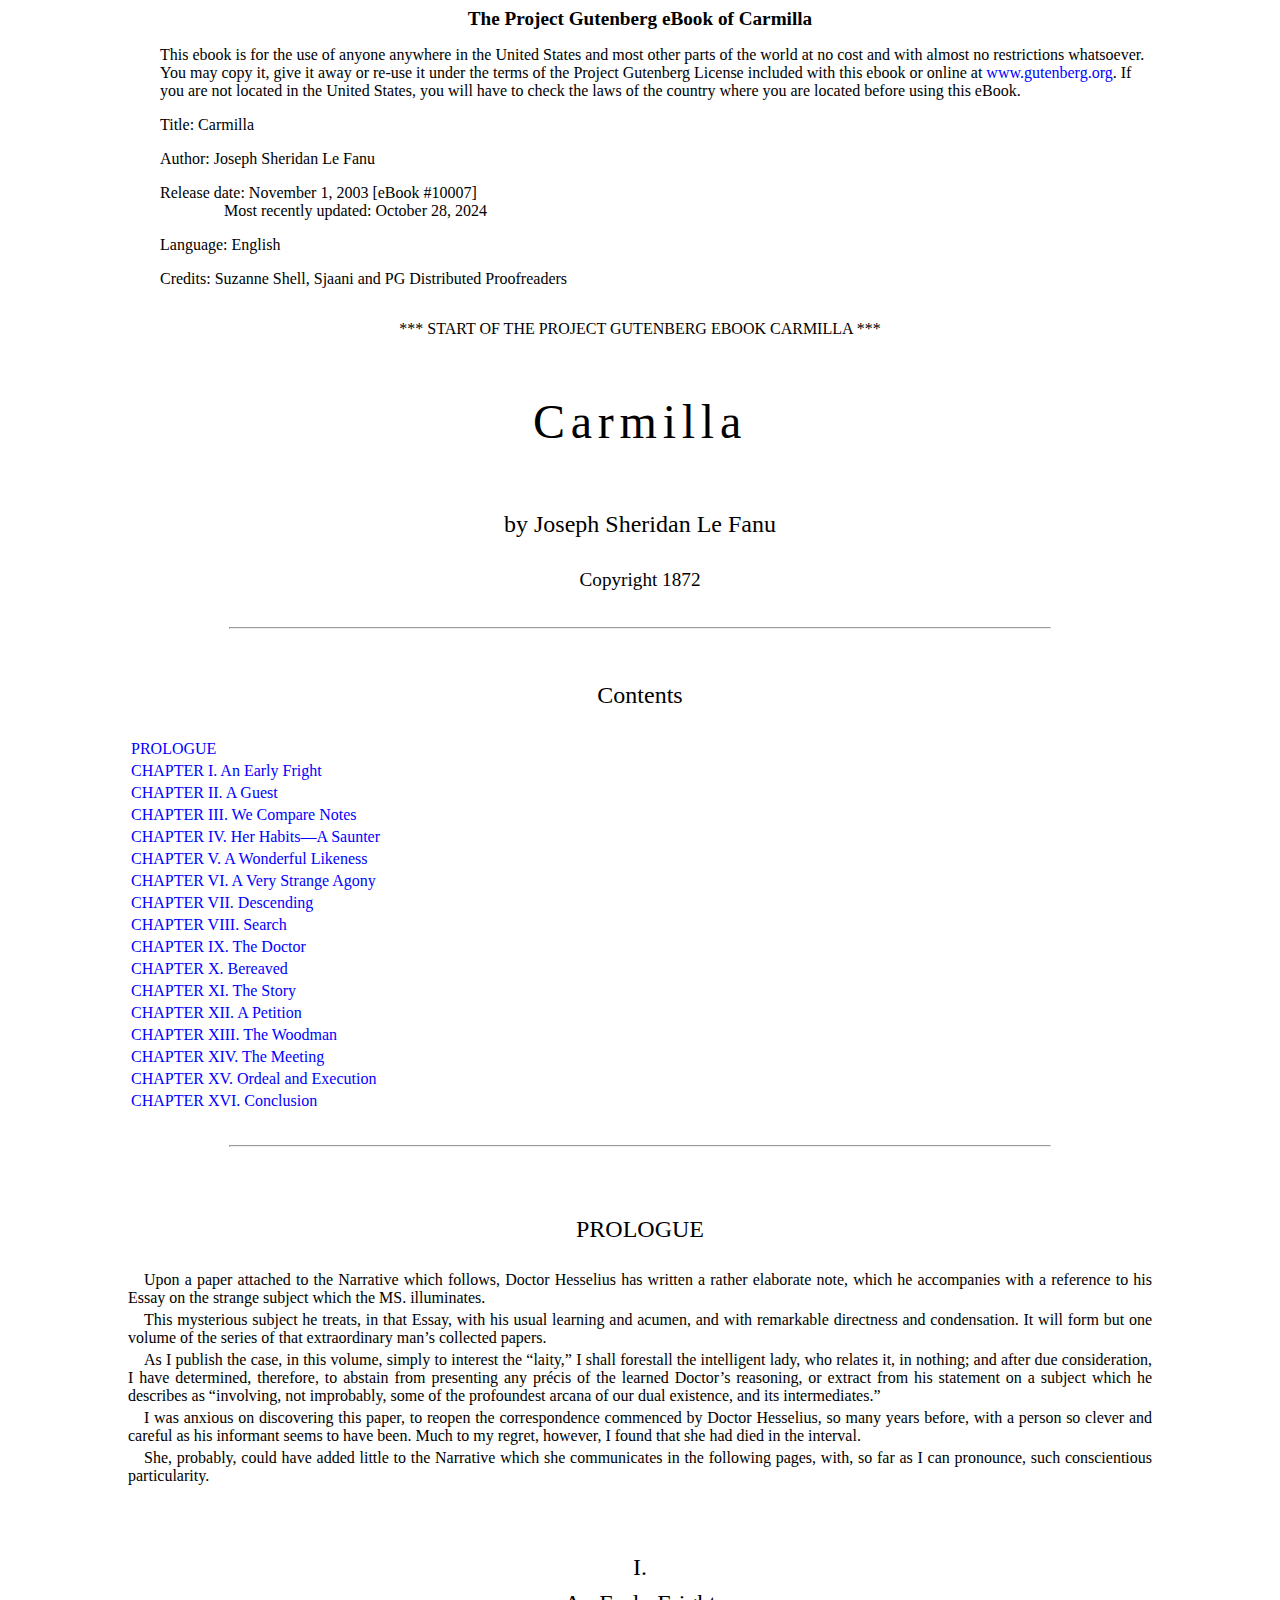
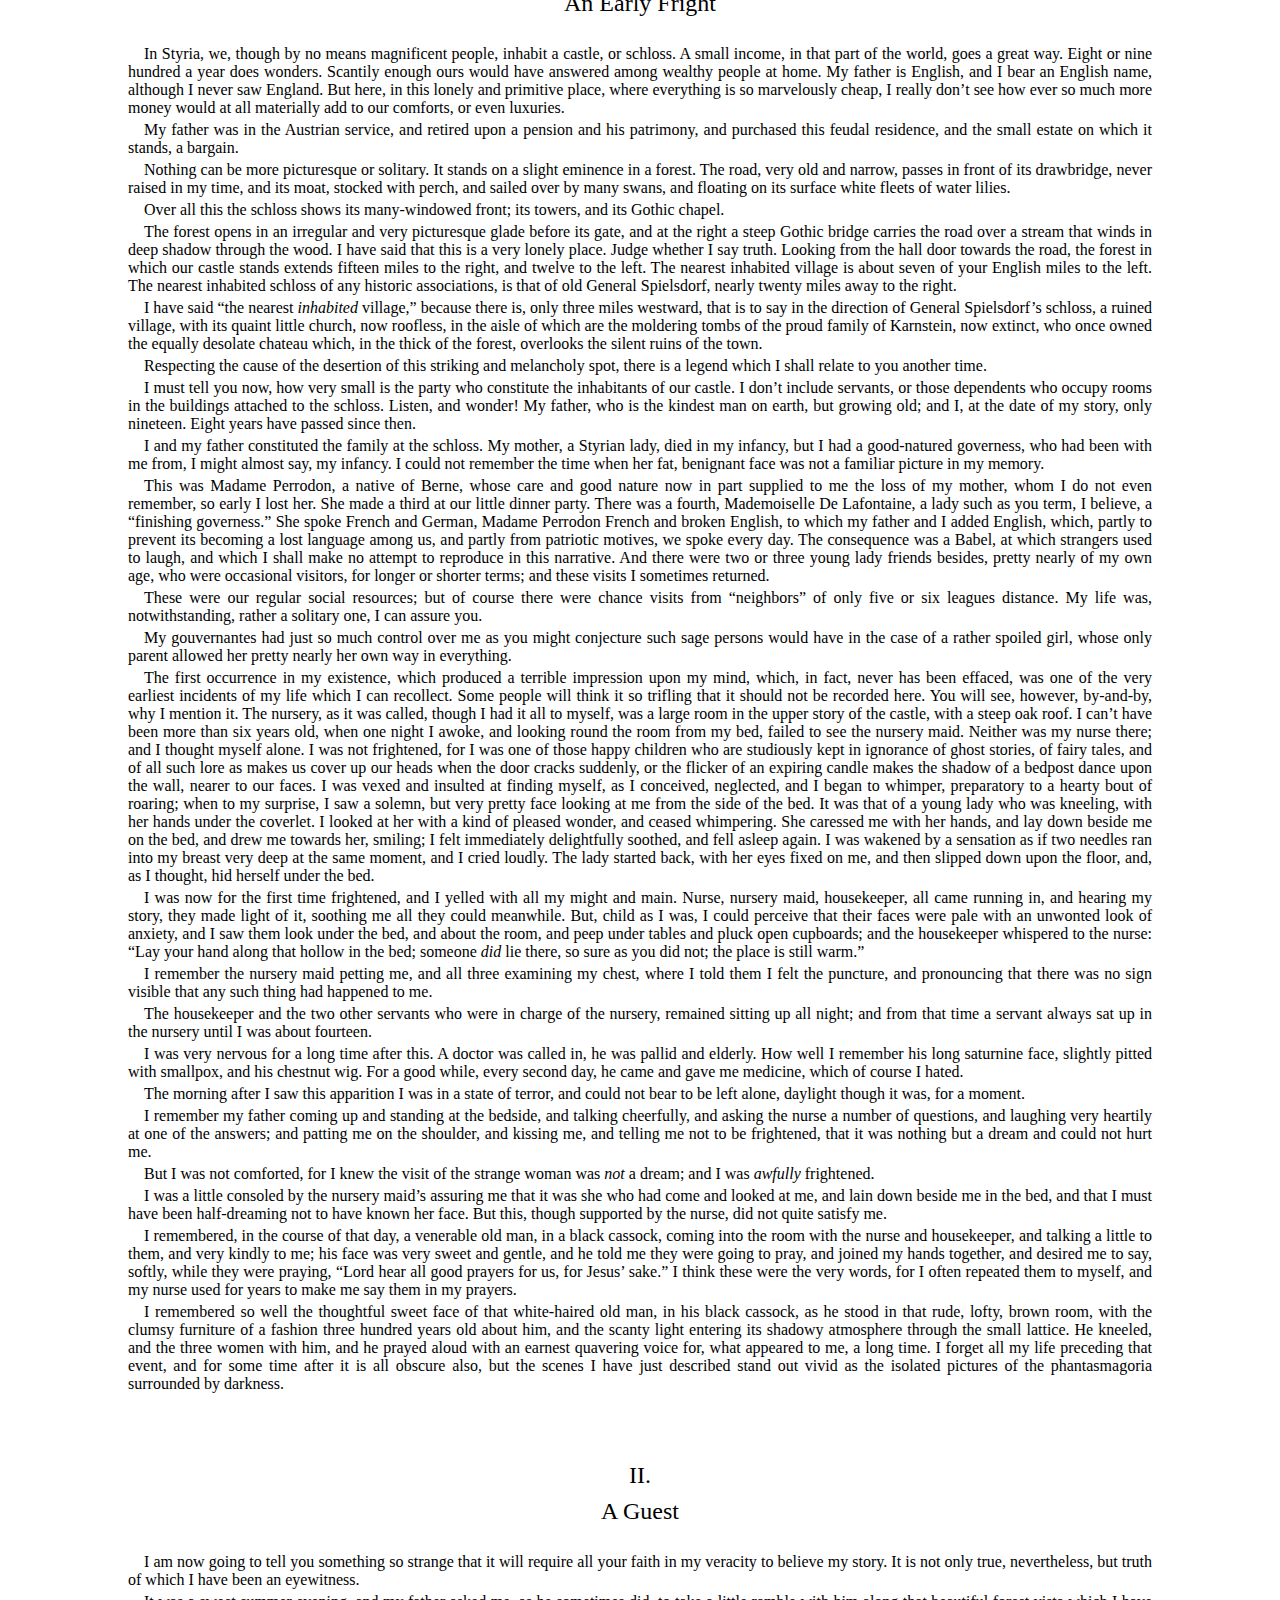
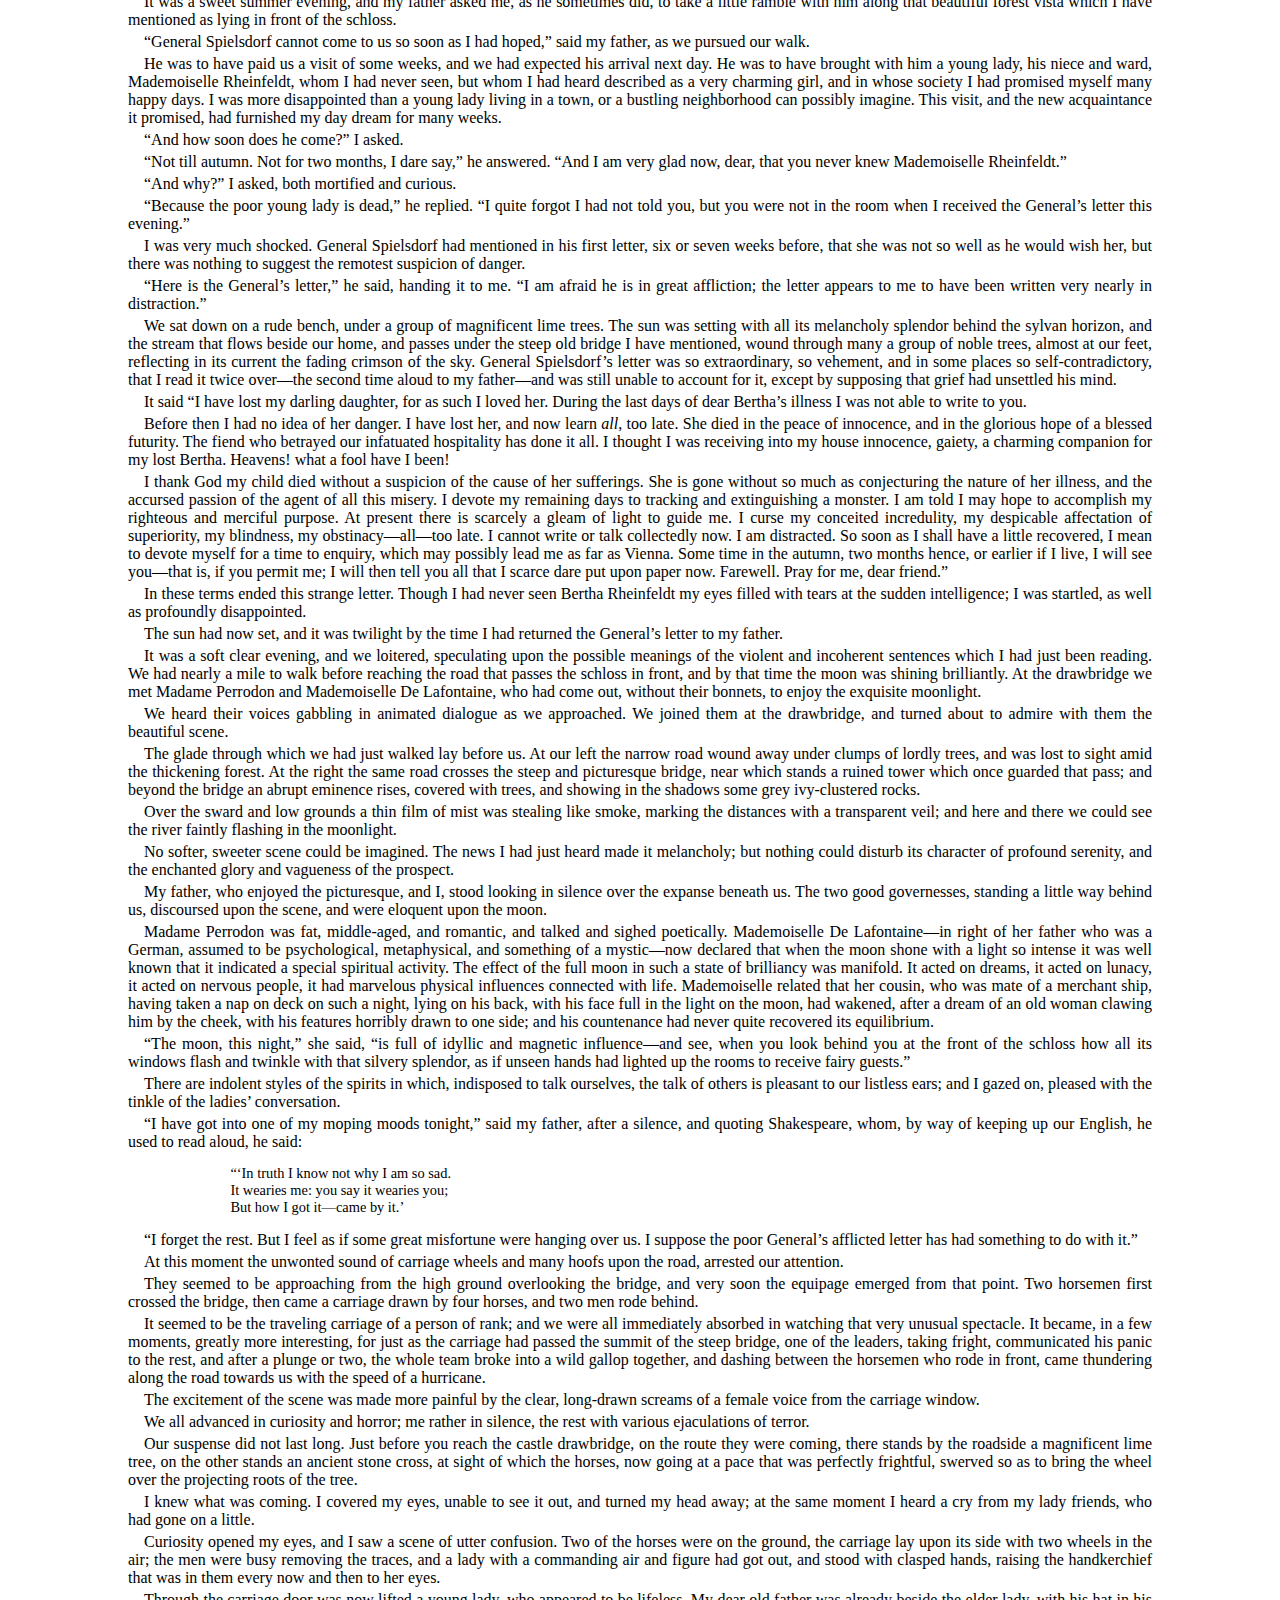
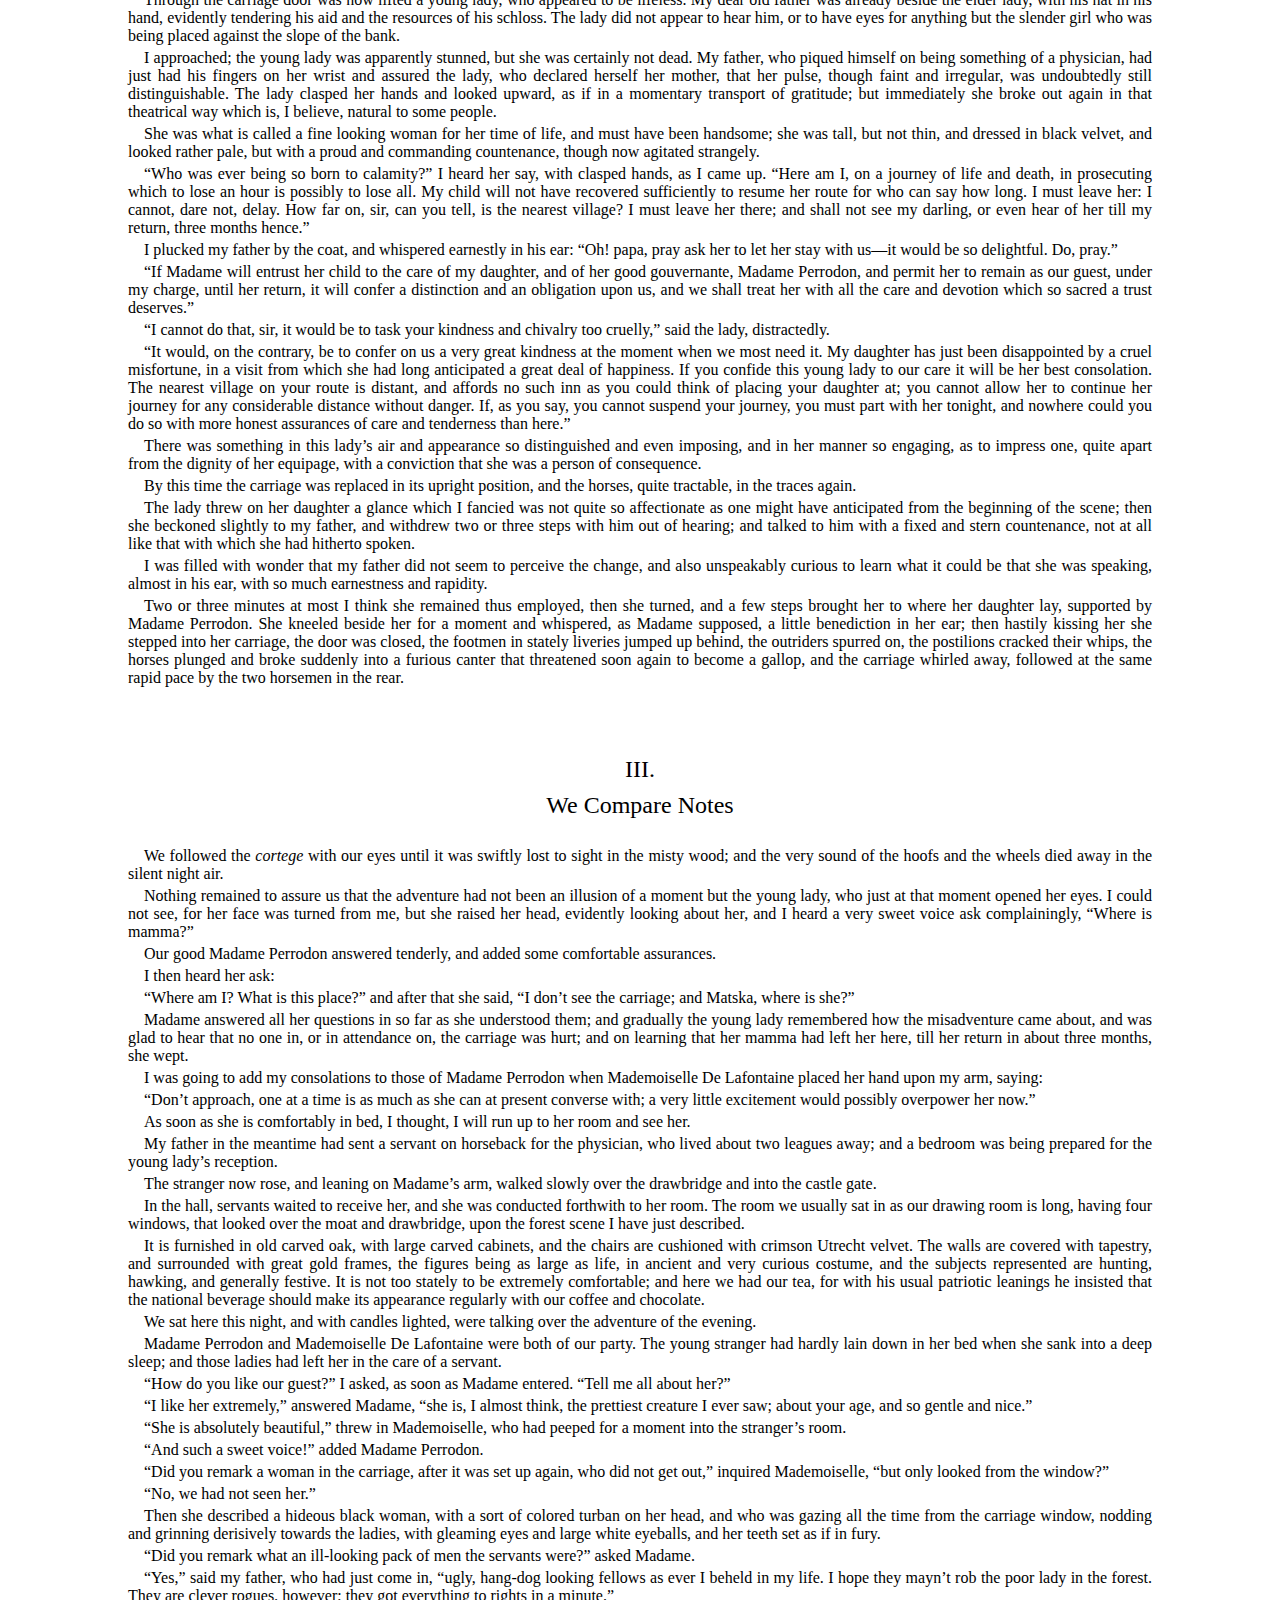
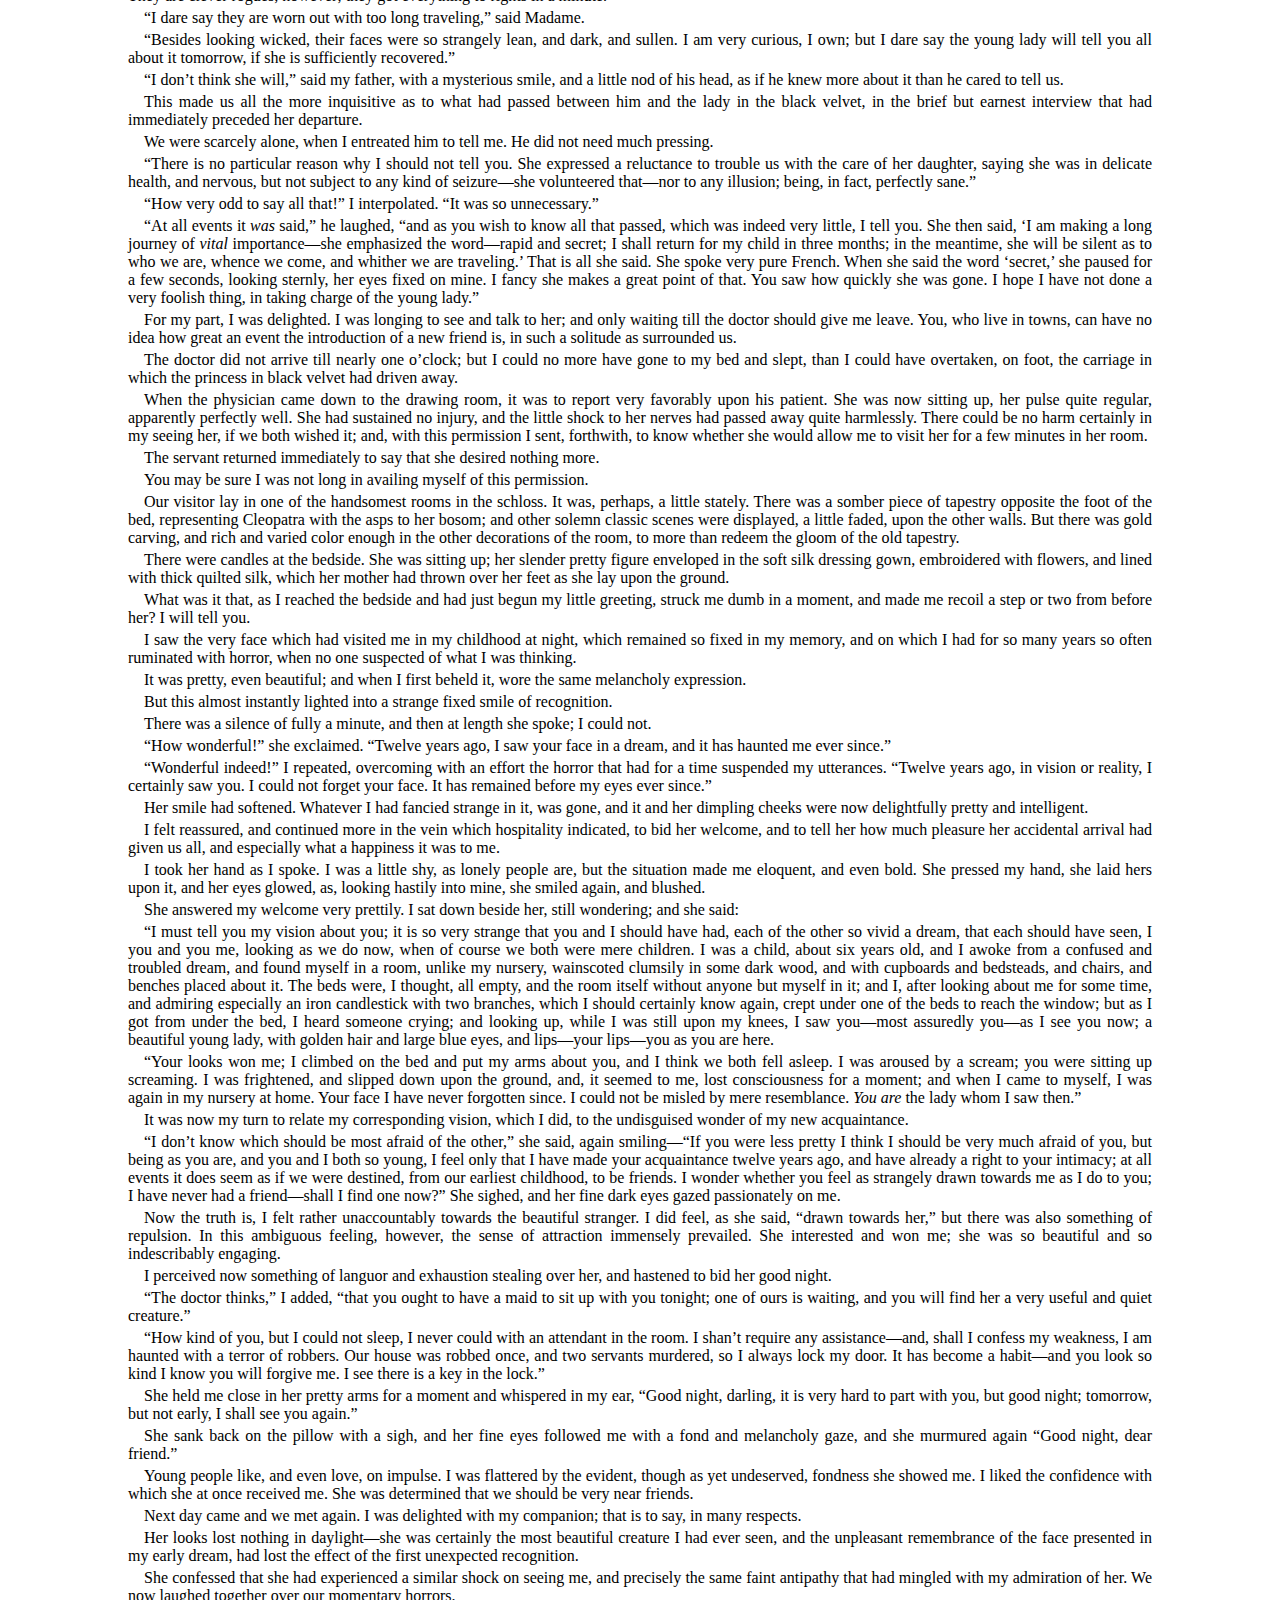
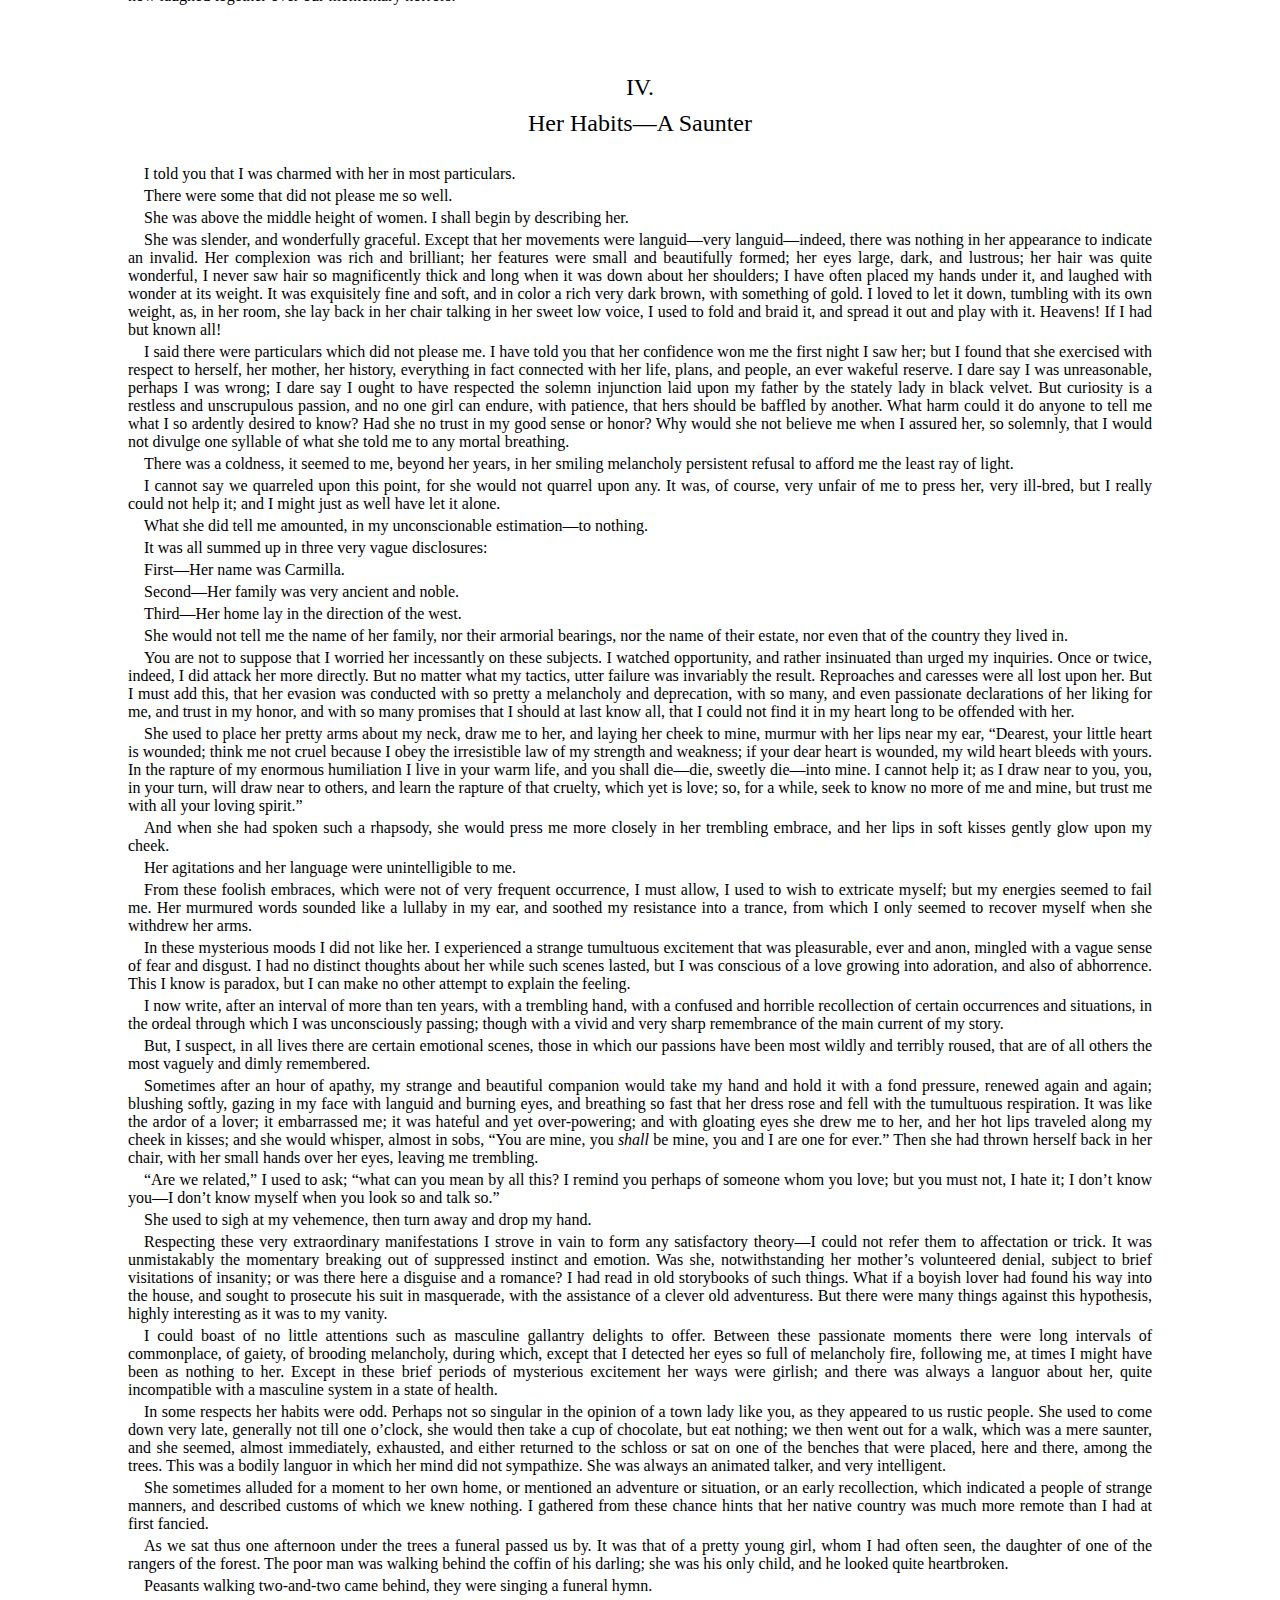
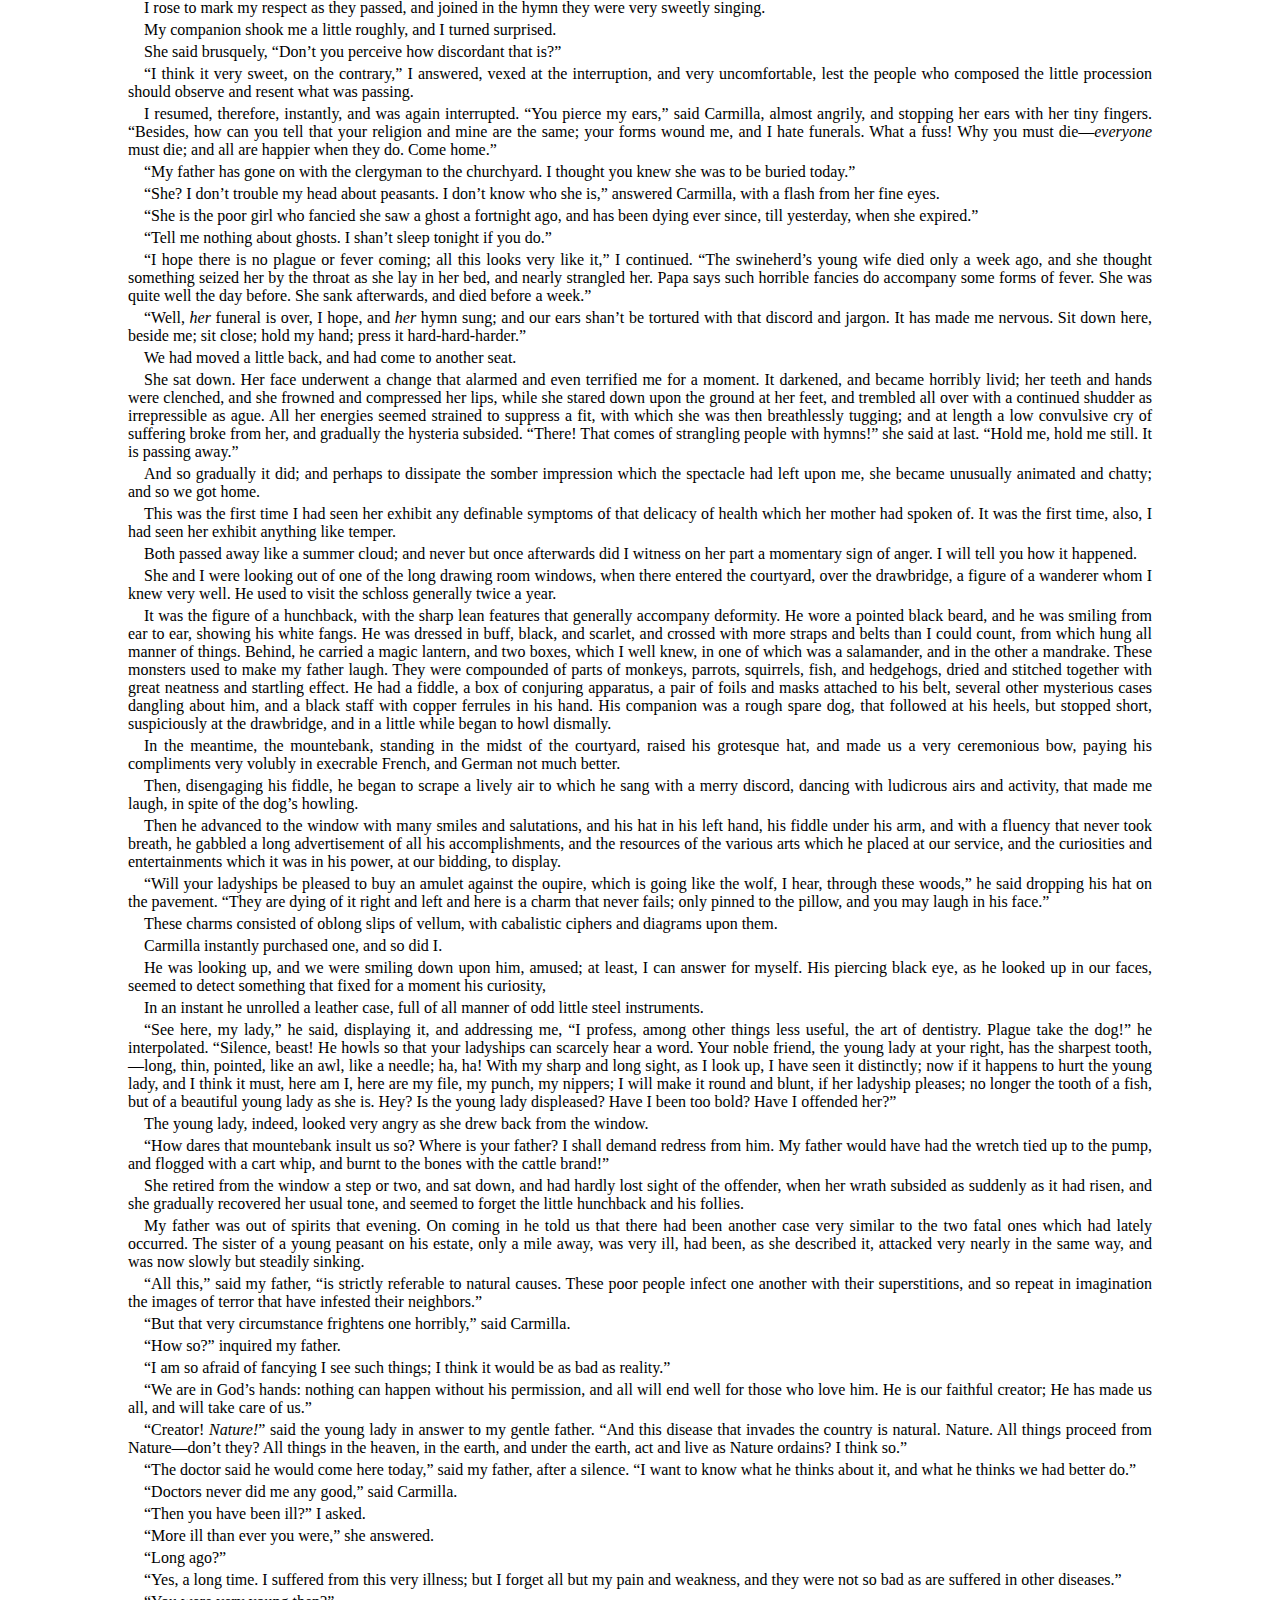
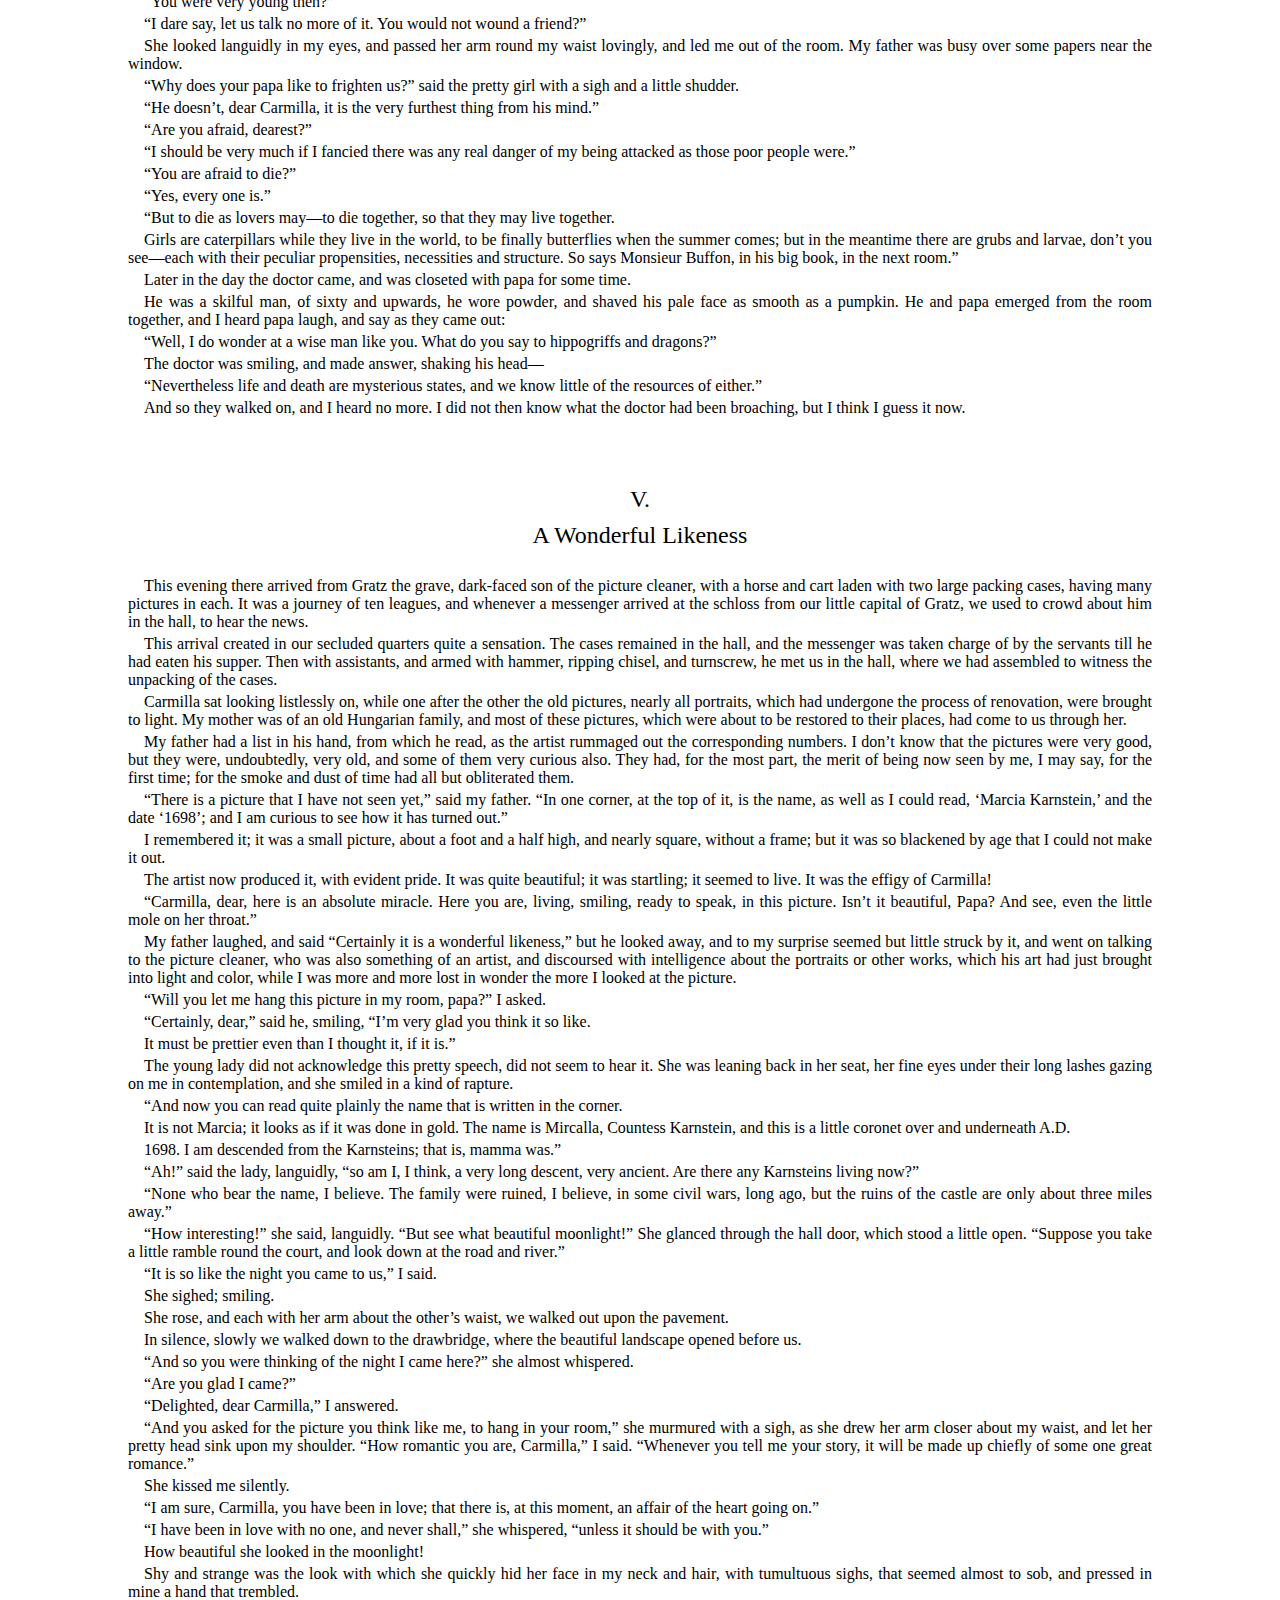
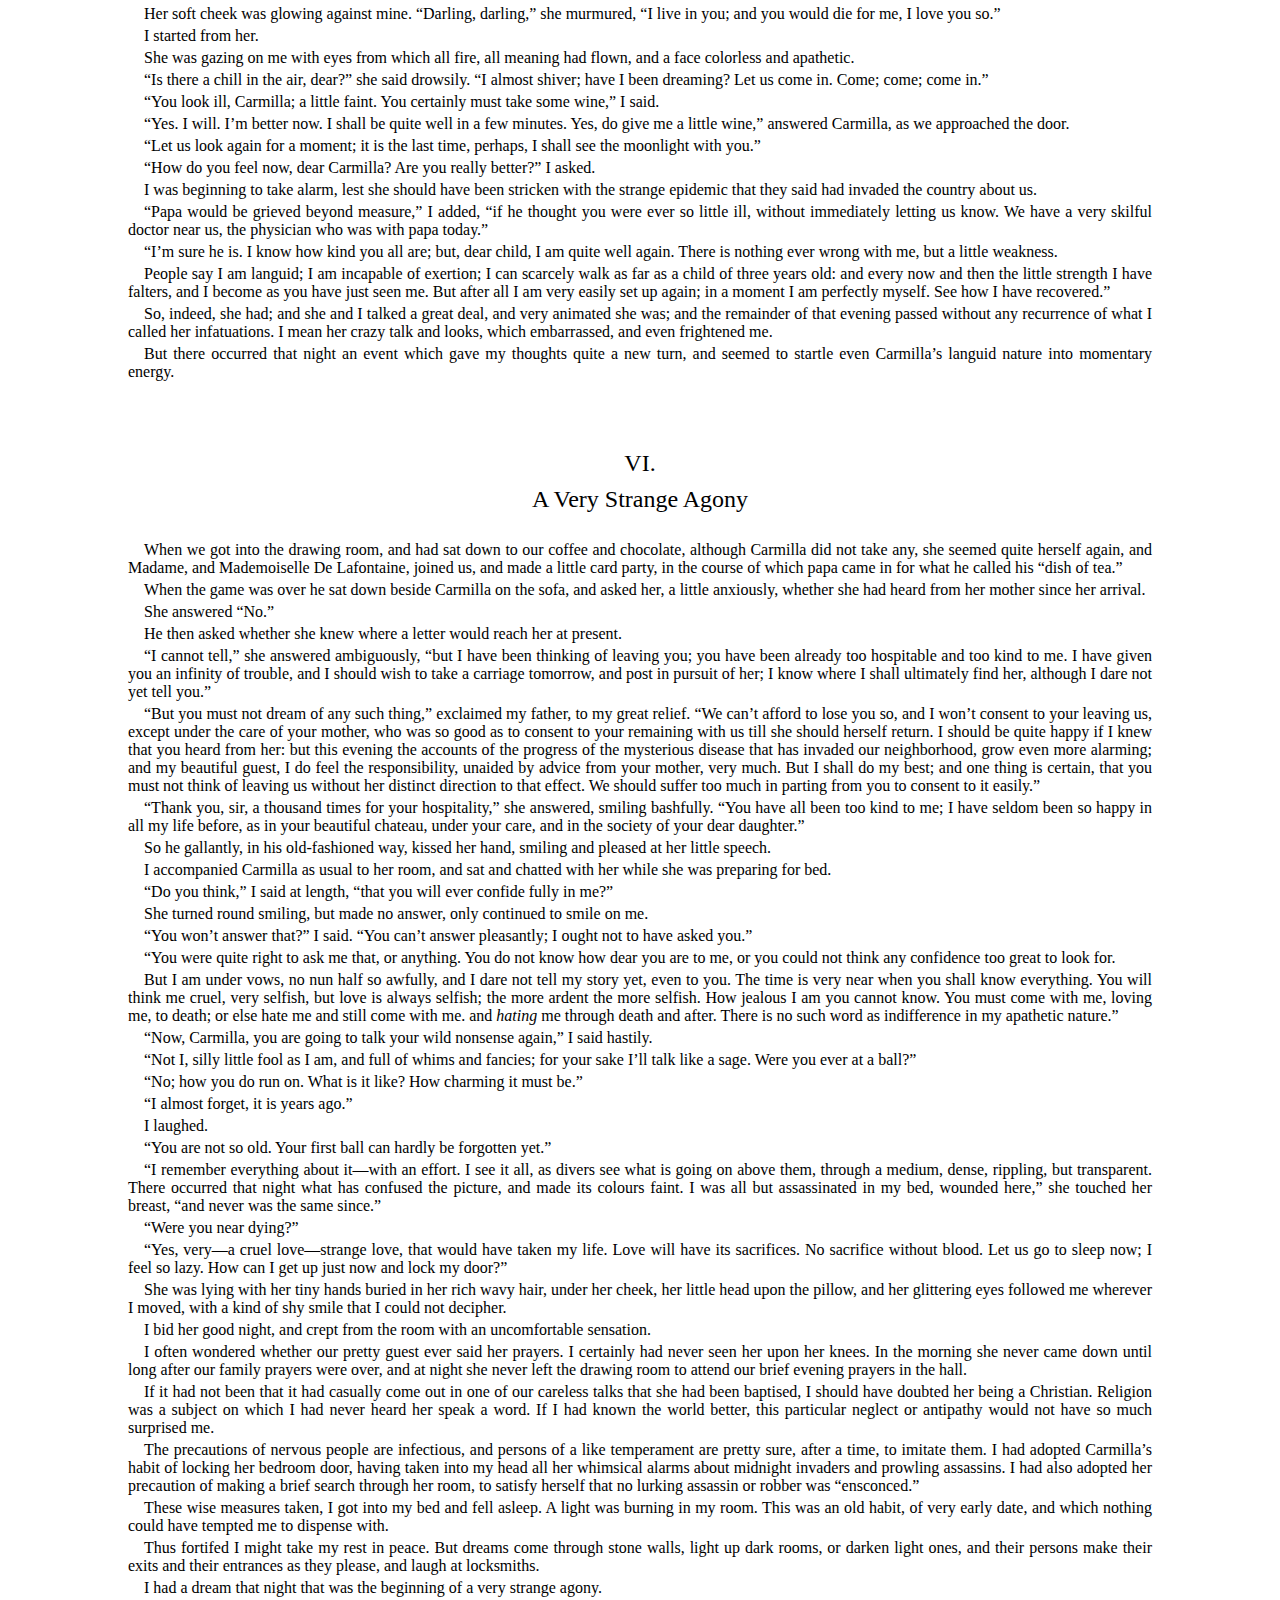
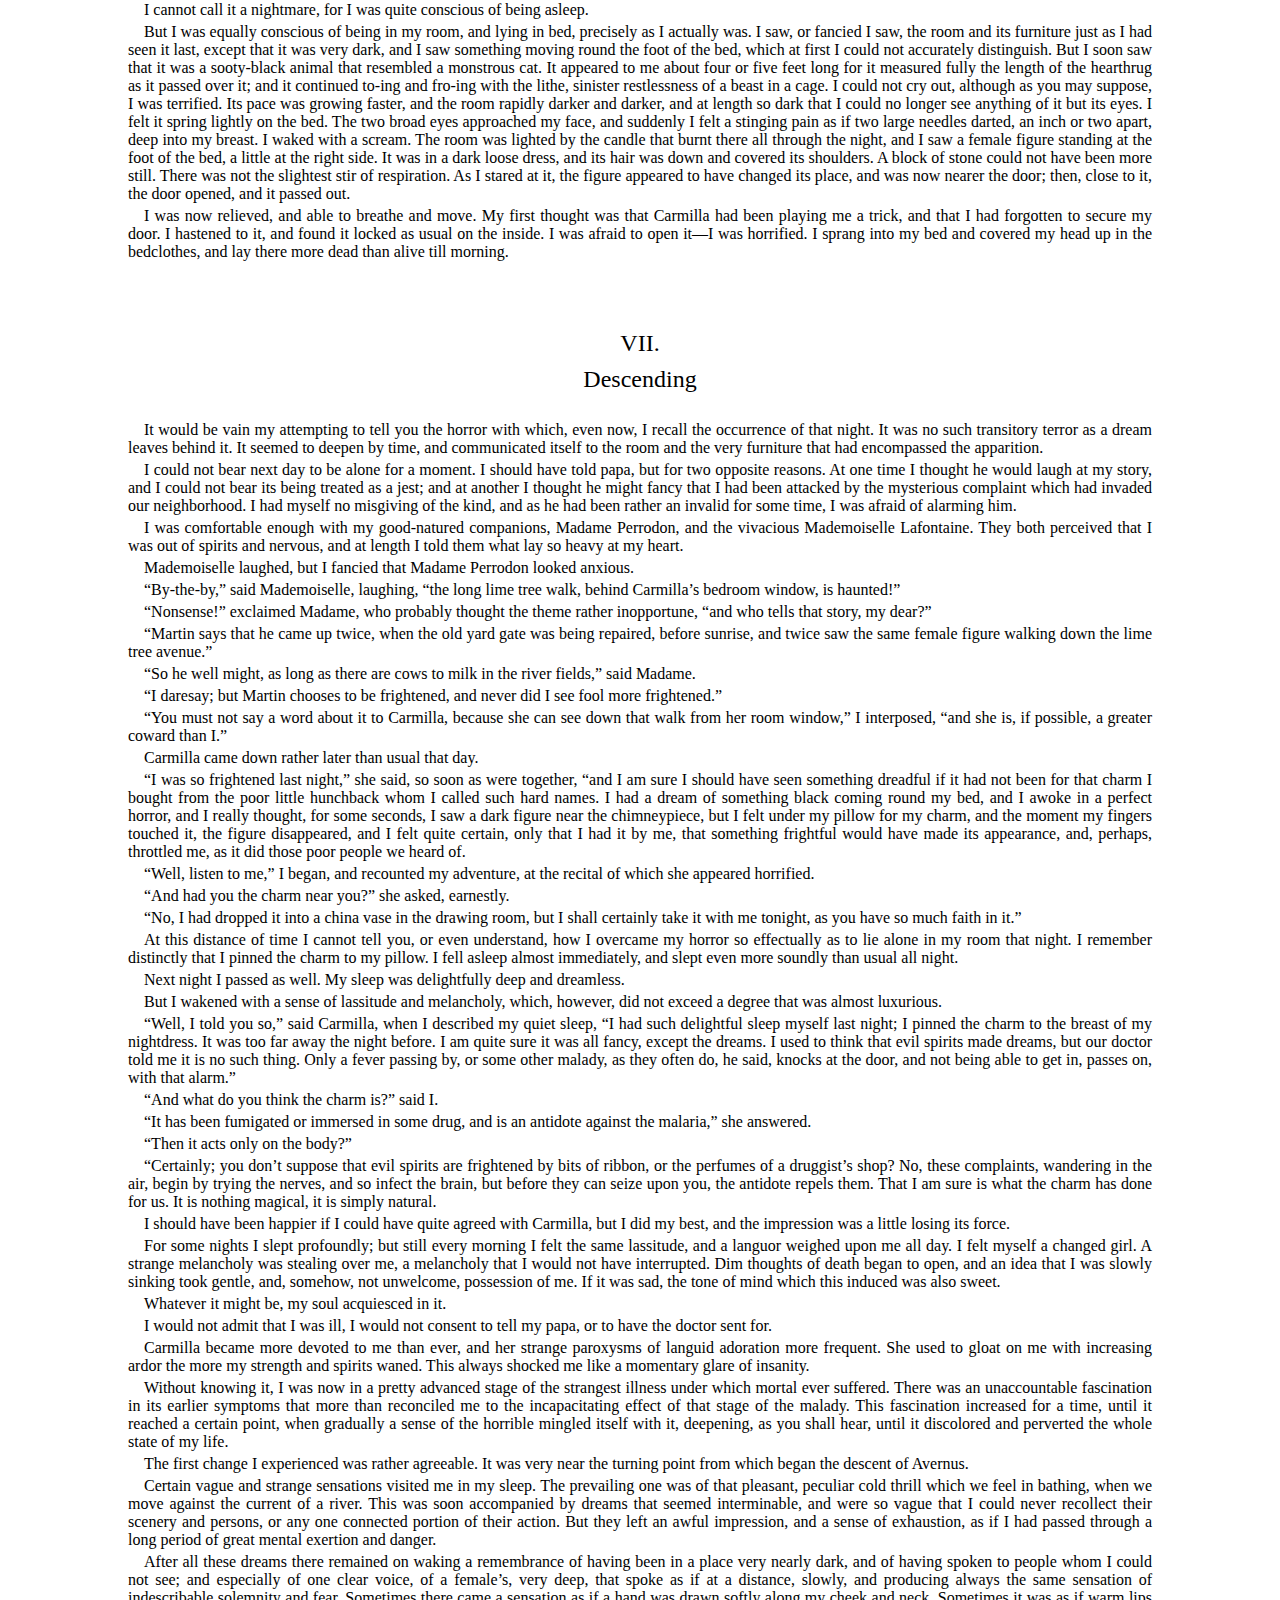
<file: books/Carmilla by Joseph Sheridan Le Fanu/pg10007-images.html>
<!DOCTYPE html>
<html lang="en"><head>
  <meta charset="utf-8"><style>
#pg-header div, #pg-footer div {
    all: initial;
    display: block;
    margin-top: 1em;
    margin-bottom: 1em;
    margin-left: 2em;
}
#pg-footer div.agate {
    font-size: 90%;
    margin-top: 0;
    margin-bottom: 0;
    text-align: center;
}
#pg-footer li {
    all: initial;
    display: block;
    margin-top: 1em;
    margin-bottom: 1em;
    text-indent: -0.6em;
}
#pg-footer div.secthead {
    font-size: 110%;
    font-weight: bold;
}
#pg-footer #project-gutenberg-license {
    font-size: 110%;
    margin-top: 0;
    margin-bottom: 0;
    text-align: center;
}
#pg-header-heading {
    all: inherit;
    text-align: center;
    font-size: 120%;
    font-weight:bold;
}
#pg-footer-heading {
    all: inherit;
    text-align: center;
    font-size: 120%;
    font-weight: normal;
    margin-top: 0;
    margin-bottom: 0;
}
#pg-header #pg-machine-header p {
    text-indent: -4em;
    margin-left: 4em;
    margin-top: 1em;
    margin-bottom: 0;
    font-size: medium
}
#pg-header #pg-header-authlist {
    all: initial;
    margin-top: 0;
    margin-bottom: 0;
}
#pg-header #pg-machine-header strong {
    font-weight: normal;
}
#pg-header #pg-start-separator, #pg-footer #pg-end-separator {
    margin-bottom: 3em;
    margin-left: 0;
    margin-right: auto;
    margin-top: 2em;
    text-align: center
}

    .xhtml_center {text-align: center; display: block;}
    .xhtml_center table {
        display: table;
        text-align: left;
        margin-left: auto;
        margin-right: auto;
        }</style><title>Carmilla | Project Gutenberg</title>
  <link href="images/cover.jpg" rel="icon" type="image/x-cover" id="id-1820903020867146625">

<style>body {
    text-align: justify
    }
@media screen {
    body {
        margin-left: 10%;
        margin-right: 10%
        }
    }
.pagedjs_page_content > div {
    margin-left: 10%;
    margin-right: 10%
    }
h1, h2, h3, h4, h5 {
    text-align: center;
    font-style: normal;
    font-weight: normal;
    line-height: 1.5;
    margin-top: 0.5em;
    margin-bottom: 0.5em
    }
h1 {
    font-size: 300%;
    margin-top: 0.6em;
    margin-bottom: 0.6em;
    letter-spacing: 0.12em;
    word-spacing: 0.2em;
    text-indent: 0
    }
h2 {
    font-size: 150%;
    margin-top: 2em;
    margin-bottom: 1em
    }
h3 {
    font-size: 130%;
    margin-top: 1em
    }
h4 {
    font-size: 120%
    }
h5 {
    font-size: 110%
    }
.no-break {
    page-break-before: avoid
    }
div.chapter {
    page-break-before: always;
    margin-top: 4em
    }
hr {
    width: 80%;
    margin-top: 2em;
    margin-bottom: 2em
    }
p {
    text-indent: 1em;
    margin-top: 0.25em;
    margin-bottom: 0.25em
    }
p.poem {
    text-indent: 0%;
    margin-left: 10%;
    font-size: 90%;
    margin-top: 1em;
    margin-bottom: 1em
    }
p.letter {
    text-indent: 0%;
    margin-left: 10%;
    margin-right: 10%;
    margin-top: 1em;
    margin-bottom: 1em
    }
a:link {
    color: blue;
    text-decoration: none
    }
a:visited {
    color: blue;
    text-decoration: none
    }
a:hover {
    color: red
    }</style>

<link rel="schema.dc" href="http://purl.org/dc/elements/1.1/">
<link rel="schema.dcterms" href="http://purl.org/dc/terms/">
<meta name="dc.title" content="Carmilla">
<meta name="dc.language" content="en">
<meta name="dcterms.source" content="https://www.gutenberg.org/files/10007/10007-h/10007-h.htm">
<meta name="dcterms.modified" content="2025-09-04T14:57:41.773027+00:00">
<meta name="dc.rights" content="Public domain in the USA.">
<link rel="dcterms.isFormatOf" href="http://www.gutenberg.org/ebooks/10007">
<meta name="dc.creator" content="Le Fanu, Joseph Sheridan, 1814-1873">
<meta name="dc.subject" content="Young women -- Fiction">
<meta name="dc.subject" content="Vampires -- Fiction">
<meta name="dcterms.created" content="2003-11-01">
<meta name="generator" content="Ebookmaker 0.13.8 by Project Gutenberg">
<meta property="og:title" content="Carmilla">
<meta property="og:type" content="Text">
<meta property="og:url" content="https://www.gutenberg.org/cache/epub/10007/pg10007-images.html">
<meta property="og:image" content="https://www.gutenberg.org/cache/epub/10007/pg10007.cover.medium.jpg">
</head>

<body><section class="pg-boilerplate pgheader" id="pg-header" lang="en"><h2 id="pg-header-heading" title="">The Project Gutenberg eBook of <span lang="en" id="pg-title-no-subtitle">Carmilla</span></h2>
    
<div>This ebook is for the use of anyone anywhere in the United States and
most other parts of the world at no cost and with almost no restrictions
whatsoever. You may copy it, give it away or re-use it under the terms
of the Project Gutenberg License included with this ebook or online
at <a class="reference external" href="https://www.gutenberg.org">www.gutenberg.org</a>. If you are not located in the United States,
you will have to check the laws of the country where you are located
before using this eBook.</div>

<div class="container" id="pg-machine-header"><p><strong>Title</strong>: Carmilla</p>
<div id="pg-header-authlist">
<p><strong>Author</strong>: Joseph Sheridan Le Fanu</p>
</div>
<p><strong>Release date</strong>: November 1, 2003 [eBook #10007]<br>
                Most recently updated: October 28, 2024</p>

<p><strong>Language</strong>: English</p>

<p><strong>Credits</strong>: Suzanne Shell, Sjaani and PG Distributed Proofreaders</p>

</div><div id="pg-start-separator">
<span>*** START OF THE PROJECT GUTENBERG EBOOK CARMILLA ***</span>
</div></section><div></div>

<h1>Carmilla</h1>

<h2 class="no-break">by Joseph Sheridan Le Fanu</h2>

<h4>Copyright 1872</h4>

<hr>

<h2>Contents</h2>

<table>

<tbody><tr>
<td> <a href="#pref01" class="pginternal">PROLOGUE</a></td>
</tr>

<tr>
<td> <a href="#chap01" class="pginternal">CHAPTER I. An Early Fright</a></td>
</tr>

<tr>
<td> <a href="#chap02" class="pginternal">CHAPTER II. A Guest</a></td>
</tr>

<tr>
<td> <a href="#chap03" class="pginternal">CHAPTER III. We Compare Notes</a></td>
</tr>

<tr>
<td> <a href="#chap04" class="pginternal">CHAPTER IV. Her Habits—A Saunter</a></td>
</tr>

<tr>
<td> <a href="#chap05" class="pginternal">CHAPTER V. A Wonderful Likeness</a></td>
</tr>

<tr>
<td> <a href="#chap06" class="pginternal">CHAPTER VI. A Very Strange Agony</a></td>
</tr>

<tr>
<td> <a href="#chap07" class="pginternal">CHAPTER VII. Descending</a></td>
</tr>

<tr>
<td> <a href="#chap08" class="pginternal">CHAPTER VIII. Search</a></td>
</tr>

<tr>
<td> <a href="#chap09" class="pginternal">CHAPTER IX. The Doctor</a></td>
</tr>

<tr>
<td> <a href="#chap10" class="pginternal">CHAPTER X. Bereaved</a></td>
</tr>

<tr>
<td> <a href="#chap11" class="pginternal">CHAPTER XI. The Story</a></td>
</tr>

<tr>
<td> <a href="#chap12" class="pginternal">CHAPTER XII. A Petition</a></td>
</tr>

<tr>
<td> <a href="#chap13" class="pginternal">CHAPTER XIII. The Woodman</a></td>
</tr>

<tr>
<td> <a href="#chap14" class="pginternal">CHAPTER XIV. The Meeting</a></td>
</tr>

<tr>
<td> <a href="#chap15" class="pginternal">CHAPTER XV. Ordeal and Execution</a></td>
</tr>

<tr>
<td> <a href="#chap16" class="pginternal">CHAPTER XVI. Conclusion</a></td>
</tr>

</tbody></table>

<hr>

<div class="chapter">

<h2><a id="pref01"></a>PROLOGUE</h2>

<p>
Upon a paper attached to the Narrative which follows, Doctor Hesselius has
written a rather elaborate note, which he accompanies with a reference to his
Essay on the strange subject which the MS. illuminates.
</p>

<p>
This mysterious subject he treats, in that Essay, with his usual learning and
acumen, and with remarkable directness and condensation. It will form but one
volume of the series of that extraordinary man’s collected papers.
</p>

<p>
As I publish the case, in this volume, simply to interest the
“laity,” I shall forestall the intelligent lady, who relates it, in
nothing; and after due consideration, I have determined, therefore, to abstain
from presenting any précis of the learned Doctor’s reasoning, or extract
from his statement on a subject which he describes as “involving, not
improbably, some of the profoundest arcana of our dual existence, and its
intermediates.”
</p>

<p>
I was anxious on discovering this paper, to reopen the correspondence commenced
by Doctor Hesselius, so many years before, with a person so clever and careful
as his informant seems to have been. Much to my regret, however, I found that
she had died in the interval.
</p>

<p>
She, probably, could have added little to the Narrative which she communicates
in the following pages, with, so far as I can pronounce, such conscientious
particularity.
</p>

</div><!--end chapter-->

<div class="chapter">

<h2><a id="chap01"></a>I.<br>
An Early Fright</h2>

<p>
In Styria, we, though by no means magnificent people, inhabit a castle, or
schloss. A small income, in that part of the world, goes a great way. Eight or
nine hundred a year does wonders. Scantily enough ours would have answered
among wealthy people at home. My father is English, and I bear an English name,
although I never saw England. But here, in this lonely and primitive place,
where everything is so marvelously cheap, I really don’t see how ever so
much more money would at all materially add to our comforts, or even luxuries.
</p>

<p>
My father was in the Austrian service, and retired upon a pension and his
patrimony, and purchased this feudal residence, and the small estate on which
it stands, a bargain.
</p>

<p>
Nothing can be more picturesque or solitary. It stands on a slight eminence in
a forest. The road, very old and narrow, passes in front of its drawbridge,
never raised in my time, and its moat, stocked with perch, and sailed over by
many swans, and floating on its surface white fleets of water lilies.
</p>

<p>
Over all this the schloss shows its many-windowed front; its towers, and its
Gothic chapel.
</p>

<p>
The forest opens in an irregular and very picturesque glade before its gate,
and at the right a steep Gothic bridge carries the road over a stream that
winds in deep shadow through the wood. I have said that this is a very lonely
place. Judge whether I say truth. Looking from the hall door towards the road,
the forest in which our castle stands extends fifteen miles to the right, and
twelve to the left. The nearest inhabited village is about seven of your
English miles to the left. The nearest inhabited schloss of any historic
associations, is that of old General Spielsdorf, nearly twenty miles away to
the right.
</p>

<p>
I have said “the nearest <i>inhabited</i> village,” because there
is, only three miles westward, that is to say in the direction of General
Spielsdorf’s schloss, a ruined village, with its quaint little church,
now roofless, in the aisle of which are the moldering tombs of the proud family
of Karnstein, now extinct, who once owned the equally desolate chateau which,
in the thick of the forest, overlooks the silent ruins of the town.
</p>

<p>
Respecting the cause of the desertion of this striking and melancholy spot,
there is a legend which I shall relate to you another time.
</p> <p>
I must tell you now, how very small is the party who constitute the inhabitants
of our castle. I don’t include servants, or those dependents who occupy
rooms in the buildings attached to the schloss. Listen, and wonder! My father,
who is the kindest man on earth, but growing old; and I, at the date of my
story, only nineteen. Eight years have passed since then.
</p>

<p>
I and my father constituted the family at the schloss. My mother, a Styrian
lady, died in my infancy, but I had a good-natured governess, who had been with
me from, I might almost say, my infancy. I could not remember the time when her
fat, benignant face was not a familiar picture in my memory.
</p>

<p>
This was Madame Perrodon, a native of Berne, whose care and good nature now in
part supplied to me the loss of my mother, whom I do not even remember, so
early I lost her. She made a third at our little dinner party. There was a
fourth, Mademoiselle De Lafontaine, a lady such as you term, I believe, a
“finishing governess.” She spoke French and German, Madame Perrodon
French and broken English, to which my father and I added English, which,
partly to prevent its becoming a lost language among us, and partly from
patriotic motives, we spoke every day. The consequence was a Babel, at which
strangers used to laugh, and which I shall make no attempt to reproduce in this
narrative. And there were two or three young lady friends besides, pretty
nearly of my own age, who were occasional visitors, for longer or shorter
terms; and these visits I sometimes returned.
</p>

<p>
These were our regular social resources; but of course there were chance visits
from “neighbors” of only five or six leagues distance. My life was,
notwithstanding, rather a solitary one, I can assure you.
</p>

<p>
My gouvernantes had just so much control over me as you might conjecture such
sage persons would have in the case of a rather spoiled girl, whose only parent
allowed her pretty nearly her own way in everything.
</p>

<p>
The first occurrence in my existence, which produced a terrible impression upon
my mind, which, in fact, never has been effaced, was one of the very earliest
incidents of my life which I can recollect. Some people will think it so
trifling that it should not be recorded here. You will see, however, by-and-by,
why I mention it. The nursery, as it was called, though I had it all to myself,
was a large room in the upper story of the castle, with a steep oak roof. I
can’t have been more than six years old, when one night I awoke, and
looking round the room from my bed, failed to see the nursery maid. Neither was
my nurse there; and I thought myself alone. I was not frightened, for I was one
of those happy children who are studiously kept in ignorance of ghost stories,
of fairy tales, and of all such lore as makes us cover up our heads when the
door cracks suddenly, or the flicker of an expiring candle makes the shadow of
a bedpost dance upon the wall, nearer to our faces. I was vexed and insulted at
finding myself, as I conceived, neglected, and I began to whimper, preparatory
to a hearty bout of roaring; when to my surprise, I saw a solemn, but very
pretty face looking at me from the side of the bed. It was that of a young lady
who was kneeling, with her hands under the coverlet. I looked at her with a
kind of pleased wonder, and ceased whimpering. She caressed me with her hands,
and lay down beside me on the bed, and drew me towards her, smiling; I felt
immediately delightfully soothed, and fell asleep again. I was wakened by a
sensation as if two needles ran into my breast very deep at the same moment,
and I cried loudly. The lady started back, with her eyes fixed on me, and then
slipped down upon the floor, and, as I thought, hid herself under the bed.
</p> <p>
I was now for the first time frightened, and I yelled with all my might and
main. Nurse, nursery maid, housekeeper, all came running in, and hearing my
story, they made light of it, soothing me all they could meanwhile. But, child
as I was, I could perceive that their faces were pale with an unwonted look of
anxiety, and I saw them look under the bed, and about the room, and peep under
tables and pluck open cupboards; and the housekeeper whispered to the nurse:
“Lay your hand along that hollow in the bed; someone <i>did</i> lie
there, so sure as you did not; the place is still warm.”
</p>

<p>
I remember the nursery maid petting me, and all three examining my chest, where
I told them I felt the puncture, and pronouncing that there was no sign visible
that any such thing had happened to me.
</p>

<p>
The housekeeper and the two other servants who were in charge of the nursery,
remained sitting up all night; and from that time a servant always sat up in
the nursery until I was about fourteen.
</p>

<p>
I was very nervous for a long time after this. A doctor was called in, he was
pallid and elderly. How well I remember his long saturnine face, slightly
pitted with smallpox, and his chestnut wig. For a good while, every second day,
he came and gave me medicine, which of course I hated.
</p>

<p>
The morning after I saw this apparition I was in a state of terror, and could
not bear to be left alone, daylight though it was, for a moment.
</p>

<p>
I remember my father coming up and standing at the bedside, and talking
cheerfully, and asking the nurse a number of questions, and laughing very
heartily at one of the answers; and patting me on the shoulder, and kissing me,
and telling me not to be frightened, that it was nothing but a dream and could
not hurt me.
</p>

<p>
But I was not comforted, for I knew the visit of the strange woman was
<i>not</i> a dream; and I was <i>awfully</i> frightened.
</p>

<p>
I was a little consoled by the nursery maid’s assuring me that it was she
who had come and looked at me, and lain down beside me in the bed, and that I
must have been half-dreaming not to have known her face. But this, though
supported by the nurse, did not quite satisfy me.
</p>

<p>
I remembered, in the course of that day, a venerable old man, in a black
cassock, coming into the room with the nurse and housekeeper, and talking a
little to them, and very kindly to me; his face was very sweet and gentle, and
he told me they were going to pray, and joined my hands together, and desired
me to say, softly, while they were praying, “Lord hear all good prayers
for us, for Jesus’ sake.” I think these were the very words, for I
often repeated them to myself, and my nurse used for years to make me say them
in my prayers.
</p>

<p>
I remembered so well the thoughtful sweet face of that white-haired old man, in
his black cassock, as he stood in that rude, lofty, brown room, with the clumsy
furniture of a fashion three hundred years old about him, and the scanty light
entering its shadowy atmosphere through the small lattice. He kneeled, and the
three women with him, and he prayed aloud with an earnest quavering voice for,
what appeared to me, a long time. I forget all my life preceding that event,
and for some time after it is all obscure also, but the scenes I have just
described stand out vivid as the isolated pictures of the phantasmagoria
surrounded by darkness.
</p>

</div><!--end chapter-->

<div class="chapter">

<h2><a id="chap02"></a>II.<br>
A Guest</h2>

<p>
I am now going to tell you something so strange that it will require all your
faith in my veracity to believe my story. It is not only true, nevertheless,
but truth of which I have been an eyewitness.
</p>

<p>
It was a sweet summer evening, and my father asked me, as he sometimes did, to
take a little ramble with him along that beautiful forest vista which I have
mentioned as lying in front of the schloss.
</p>

<p>
“General Spielsdorf cannot come to us so soon as I had hoped,” said
my father, as we pursued our walk.
</p>

<p>
He was to have paid us a visit of some weeks, and we had expected his arrival
next day. He was to have brought with him a young lady, his niece and ward,
Mademoiselle Rheinfeldt, whom I had never seen, but whom I had heard described
as a very charming girl, and in whose society I had promised myself many happy
days. I was more disappointed than a young lady living in a town, or a bustling
neighborhood can possibly imagine. This visit, and the new acquaintance it
promised, had furnished my day dream for many weeks.
</p>

<p>
“And how soon does he come?” I asked.
</p>

<p>
“Not till autumn. Not for two months, I dare say,” he answered.
“And I am very glad now, dear, that you never knew Mademoiselle
Rheinfeldt.”
</p>

<p>
“And why?” I asked, both mortified and curious.
</p>

<p>
“Because the poor young lady is dead,” he replied. “I quite
forgot I had not told you, but you were not in the room when I received the
General’s letter this evening.”
</p>

<p>
I was very much shocked. General Spielsdorf had mentioned in his first letter,
six or seven weeks before, that she was not so well as he would wish her, but
there was nothing to suggest the remotest suspicion of danger.
</p>

<p>
“Here is the General’s letter,” he said, handing it to me.
“I am afraid he is in great affliction; the letter appears to me to have
been written very nearly in distraction.”
</p>

<p>
We sat down on a rude bench, under a group of magnificent lime trees. The sun
was setting with all its melancholy splendor behind the sylvan horizon, and the
stream that flows beside our home, and passes under the steep old bridge I have
mentioned, wound through many a group of noble trees, almost at our feet,
reflecting in its current the fading crimson of the sky. General
Spielsdorf’s letter was so extraordinary, so vehement, and in some places
so self-contradictory, that I read it twice over—the second time aloud to
my father—and was still unable to account for it, except by supposing
that grief had unsettled his mind.
</p>

<p>
It said “I have lost my darling daughter, for as such I loved her. During
the last days of dear Bertha’s illness I was not able to write to you.
</p>

<p>
Before then I had no idea of her danger. I have lost her, and now learn
<i>all</i>, too late. She died in the peace of innocence, and in the glorious
hope of a blessed futurity. The fiend who betrayed our infatuated hospitality
has done it all. I thought I was receiving into my house innocence, gaiety, a
charming companion for my lost Bertha. Heavens! what a fool have I been!
</p>

<p>
I thank God my child died without a suspicion of the cause of her sufferings.
She is gone without so much as conjecturing the nature of her illness, and the
accursed passion of the agent of all this misery. I devote my remaining days to
tracking and extinguishing a monster. I am told I may hope to accomplish my
righteous and merciful purpose. At present there is scarcely a gleam of light
to guide me. I curse my conceited incredulity, my despicable affectation of
superiority, my blindness, my obstinacy—all—too late. I cannot
write or talk collectedly now. I am distracted. So soon as I shall have a
little recovered, I mean to devote myself for a time to enquiry, which may
possibly lead me as far as Vienna. Some time in the autumn, two months hence,
or earlier if I live, I will see you—that is, if you permit me; I will
then tell you all that I scarce dare put upon paper now. Farewell. Pray for me,
dear friend.”
</p>

<p>
In these terms ended this strange letter. Though I had never seen Bertha
Rheinfeldt my eyes filled with tears at the sudden intelligence; I was
startled, as well as profoundly disappointed.
</p>

<p>
The sun had now set, and it was twilight by the time I had returned the
General’s letter to my father.
</p>

<p>
It was a soft clear evening, and we loitered, speculating upon the possible
meanings of the violent and incoherent sentences which I had just been reading.
We had nearly a mile to walk before reaching the road that passes the schloss
in front, and by that time the moon was shining brilliantly. At the drawbridge
we met Madame Perrodon and Mademoiselle De Lafontaine, who had come out,
without their bonnets, to enjoy the exquisite moonlight.
</p>

<p>
We heard their voices gabbling in animated dialogue as we approached. We joined
them at the drawbridge, and turned about to admire with them the beautiful
scene.
</p>

<p>
The glade through which we had just walked lay before us. At our left the
narrow road wound away under clumps of lordly trees, and was lost to sight amid
the thickening forest. At the right the same road crosses the steep and
picturesque bridge, near which stands a ruined tower which once guarded that
pass; and beyond the bridge an abrupt eminence rises, covered with trees, and
showing in the shadows some grey ivy-clustered rocks.
</p>

<p>
Over the sward and low grounds a thin film of mist was stealing like smoke,
marking the distances with a transparent veil; and here and there we could see
the river faintly flashing in the moonlight.
</p>

<p>
No softer, sweeter scene could be imagined. The news I had just heard made it
melancholy; but nothing could disturb its character of profound serenity, and
the enchanted glory and vagueness of the prospect.
</p>

<p>
My father, who enjoyed the picturesque, and I, stood looking in silence over
the expanse beneath us. The two good governesses, standing a little way behind
us, discoursed upon the scene, and were eloquent upon the moon.
</p>

<p>
Madame Perrodon was fat, middle-aged, and romantic, and talked and sighed
poetically. Mademoiselle De Lafontaine—in right of her father who was a
German, assumed to be psychological, metaphysical, and something of a
mystic—now declared that when the moon shone with a light so intense it
was well known that it indicated a special spiritual activity. The effect of
the full moon in such a state of brilliancy was manifold. It acted on dreams,
it acted on lunacy, it acted on nervous people, it had marvelous physical
influences connected with life. Mademoiselle related that her cousin, who was
mate of a merchant ship, having taken a nap on deck on such a night, lying on
his back, with his face full in the light on the moon, had wakened, after a
dream of an old woman clawing him by the cheek, with his features horribly
drawn to one side; and his countenance had never quite recovered its
equilibrium.
</p>

<p>
“The moon, this night,” she said, “is full of idyllic and
magnetic influence—and see, when you look behind you at the front of the
schloss how all its windows flash and twinkle with that silvery splendor, as if
unseen hands had lighted up the rooms to receive fairy guests.”
</p>

<p>
There are indolent styles of the spirits in which, indisposed to talk
ourselves, the talk of others is pleasant to our listless ears; and I gazed on,
pleased with the tinkle of the ladies’ conversation.
</p>

<p>
“I have got into one of my moping moods tonight,” said my father,
after a silence, and quoting Shakespeare, whom, by way of keeping up our
English, he used to read aloud, he said:
</p>

<p class="poem">
“‘In truth I know not why I am so sad.<br>
It wearies me: you say it wearies you;<br>
But how I got it—came by it.’
</p>

<p>
“I forget the rest. But I feel as if some great misfortune were hanging
over us. I suppose the poor General’s afflicted letter has had something
to do with it.”
</p>

<p>
At this moment the unwonted sound of carriage wheels and many hoofs upon the
road, arrested our attention.
</p>

<p>
They seemed to be approaching from the high ground overlooking the bridge, and
very soon the equipage emerged from that point. Two horsemen first crossed the
bridge, then came a carriage drawn by four horses, and two men rode behind.
</p>

<p>
It seemed to be the traveling carriage of a person of rank; and we were all
immediately absorbed in watching that very unusual spectacle. It became, in a
few moments, greatly more interesting, for just as the carriage had passed the
summit of the steep bridge, one of the leaders, taking fright, communicated his
panic to the rest, and after a plunge or two, the whole team broke into a wild
gallop together, and dashing between the horsemen who rode in front, came
thundering along the road towards us with the speed of a hurricane.
</p>

<p>
The excitement of the scene was made more painful by the clear, long-drawn
screams of a female voice from the carriage window.
</p>

<p>
We all advanced in curiosity and horror; me rather in silence, the rest with
various ejaculations of terror.
</p>

<p>
Our suspense did not last long. Just before you reach the castle drawbridge, on
the route they were coming, there stands by the roadside a magnificent lime
tree, on the other stands an ancient stone cross, at sight of which the horses,
now going at a pace that was perfectly frightful, swerved so as to bring the
wheel over the projecting roots of the tree.
</p>

<p>
I knew what was coming. I covered my eyes, unable to see it out, and turned my
head away; at the same moment I heard a cry from my lady friends, who had gone
on a little.
</p>

<p>
Curiosity opened my eyes, and I saw a scene of utter confusion. Two of the
horses were on the ground, the carriage lay upon its side with two wheels in
the air; the men were busy removing the traces, and a lady with a commanding
air and figure had got out, and stood with clasped hands, raising the
handkerchief that was in them every now and then to her eyes.
</p>

<p>
Through the carriage door was now lifted a young lady, who appeared to be
lifeless. My dear old father was already beside the elder lady, with his hat in
his hand, evidently tendering his aid and the resources of his schloss. The
lady did not appear to hear him, or to have eyes for anything but the slender
girl who was being placed against the slope of the bank.
</p>

<p>
I approached; the young lady was apparently stunned, but she was certainly not
dead. My father, who piqued himself on being something of a physician, had just
had his fingers on her wrist and assured the lady, who declared herself her
mother, that her pulse, though faint and irregular, was undoubtedly still
distinguishable. The lady clasped her hands and looked upward, as if in a
momentary transport of gratitude; but immediately she broke out again in that
theatrical way which is, I believe, natural to some people.
</p>

<p>
She was what is called a fine looking woman for her time of life, and must have
been handsome; she was tall, but not thin, and dressed in black velvet, and
looked rather pale, but with a proud and commanding countenance, though now
agitated strangely.
</p>

<p>
“Who was ever being so born to calamity?” I heard her say, with
clasped hands, as I came up. “Here am I, on a journey of life and death,
in prosecuting which to lose an hour is possibly to lose all. My child will not
have recovered sufficiently to resume her route for who can say how long. I
must leave her: I cannot, dare not, delay. How far on, sir, can you tell, is
the nearest village? I must leave her there; and shall not see my darling, or
even hear of her till my return, three months hence.”
</p>

<p>
I plucked my father by the coat, and whispered earnestly in his ear: “Oh!
papa, pray ask her to let her stay with us—it would be so delightful. Do,
pray.”
</p>

<p>
“If Madame will entrust her child to the care of my daughter, and of her
good gouvernante, Madame Perrodon, and permit her to remain as our guest, under
my charge, until her return, it will confer a distinction and an obligation
upon us, and we shall treat her with all the care and devotion which so sacred
a trust deserves.”
</p>

<p>
“I cannot do that, sir, it would be to task your kindness and chivalry
too cruelly,” said the lady, distractedly.
</p>

<p>
“It would, on the contrary, be to confer on us a very great kindness at
the moment when we most need it. My daughter has just been disappointed by a
cruel misfortune, in a visit from which she had long anticipated a great deal
of happiness. If you confide this young lady to our care it will be her best
consolation. The nearest village on your route is distant, and affords no such
inn as you could think of placing your daughter at; you cannot allow her to
continue her journey for any considerable distance without danger. If, as you
say, you cannot suspend your journey, you must part with her tonight, and
nowhere could you do so with more honest assurances of care and tenderness than
here.”
</p>

<p>
There was something in this lady’s air and appearance so distinguished
and even imposing, and in her manner so engaging, as to impress one, quite
apart from the dignity of her equipage, with a conviction that she was a person
of consequence.
</p>

<p>
By this time the carriage was replaced in its upright position, and the horses,
quite tractable, in the traces again.
</p>

<p>
The lady threw on her daughter a glance which I fancied was not quite so
affectionate as one might have anticipated from the beginning of the scene;
then she beckoned slightly to my father, and withdrew two or three steps with
him out of hearing; and talked to him with a fixed and stern countenance, not
at all like that with which she had hitherto spoken.
</p>

<p>
I was filled with wonder that my father did not seem to perceive the change,
and also unspeakably curious to learn what it could be that she was speaking,
almost in his ear, with so much earnestness and rapidity.
</p>

<p>
Two or three minutes at most I think she remained thus employed, then she
turned, and a few steps brought her to where her daughter lay, supported by
Madame Perrodon. She kneeled beside her for a moment and whispered, as Madame
supposed, a little benediction in her ear; then hastily kissing her she stepped
into her carriage, the door was closed, the footmen in stately liveries jumped
up behind, the outriders spurred on, the postilions cracked their whips, the
horses plunged and broke suddenly into a furious canter that threatened soon
again to become a gallop, and the carriage whirled away, followed at the same
rapid pace by the two horsemen in the rear.
</p>

</div><!--end chapter-->

<div class="chapter">

<h2><a id="chap03"></a>III.<br>
We Compare Notes</h2>

<p>
We followed the <i>cortege</i> with our eyes until it was swiftly lost to sight
in the misty wood; and the very sound of the hoofs and the wheels died away in
the silent night air.
</p>

<p>
Nothing remained to assure us that the adventure had not been an illusion of a
moment but the young lady, who just at that moment opened her eyes. I could not
see, for her face was turned from me, but she raised her head, evidently
looking about her, and I heard a very sweet voice ask complainingly,
“Where is mamma?”
</p>

<p>
Our good Madame Perrodon answered tenderly, and added some comfortable
assurances.
</p>

<p>
I then heard her ask:
</p>

<p>
“Where am I? What is this place?” and after that she said, “I
don’t see the carriage; and Matska, where is she?”
</p>

<p>
Madame answered all her questions in so far as she understood them; and
gradually the young lady remembered how the misadventure came about, and was
glad to hear that no one in, or in attendance on, the carriage was hurt; and on
learning that her mamma had left her here, till her return in about three
months, she wept.
</p>

<p>
I was going to add my consolations to those of Madame Perrodon when
Mademoiselle De Lafontaine placed her hand upon my arm, saying:
</p>

<p>
“Don’t approach, one at a time is as much as she can at present
converse with; a very little excitement would possibly overpower her
now.”
</p>

<p>
As soon as she is comfortably in bed, I thought, I will run up to her room and
see her.
</p>

<p>
My father in the meantime had sent a servant on horseback for the physician,
who lived about two leagues away; and a bedroom was being prepared for the
young lady’s reception.
</p>

<p>
The stranger now rose, and leaning on Madame’s arm, walked slowly over
the drawbridge and into the castle gate.
</p>

<p>
In the hall, servants waited to receive her, and she was conducted forthwith to
her room. The room we usually sat in as our drawing room is long, having four
windows, that looked over the moat and drawbridge, upon the forest scene I have
just described.
</p>

<p>
It is furnished in old carved oak, with large carved cabinets, and the chairs
are cushioned with crimson Utrecht velvet. The walls are covered with tapestry,
and surrounded with great gold frames, the figures being as large as life, in
ancient and very curious costume, and the subjects represented are hunting,
hawking, and generally festive. It is not too stately to be extremely
comfortable; and here we had our tea, for with his usual patriotic leanings he
insisted that the national beverage should make its appearance regularly with
our coffee and chocolate.
</p>

<p>
We sat here this night, and with candles lighted, were talking over the
adventure of the evening.
</p>

<p>
Madame Perrodon and Mademoiselle De Lafontaine were both of our party. The
young stranger had hardly lain down in her bed when she sank into a deep sleep;
and those ladies had left her in the care of a servant.
</p>

<p>
“How do you like our guest?” I asked, as soon as Madame entered.
“Tell me all about her?”
</p>

<p>
“I like her extremely,” answered Madame, “she is, I almost
think, the prettiest creature I ever saw; about your age, and so gentle and
nice.”
</p>

<p>
“She is absolutely beautiful,” threw in Mademoiselle, who had
peeped for a moment into the stranger’s room.
</p>

<p>
“And such a sweet voice!” added Madame Perrodon.
</p>

<p>
“Did you remark a woman in the carriage, after it was set up again, who
did not get out,” inquired Mademoiselle, “but only looked from the
window?”
</p>

<p>
“No, we had not seen her.”
</p>

<p>
Then she described a hideous black woman, with a sort of colored turban on her
head, and who was gazing all the time from the carriage window, nodding and
grinning derisively towards the ladies, with gleaming eyes and large white
eyeballs, and her teeth set as if in fury.
</p>

<p>
“Did you remark what an ill-looking pack of men the servants were?”
asked Madame.
</p>

<p>
“Yes,” said my father, who had just come in, “ugly, hang-dog
looking fellows as ever I beheld in my life. I hope they mayn’t rob the
poor lady in the forest. They are clever rogues, however; they got everything
to rights in a minute.”
</p>

<p>
“I dare say they are worn out with too long traveling,” said
Madame.
</p>

<p>
“Besides looking wicked, their faces were so strangely lean, and dark,
and sullen. I am very curious, I own; but I dare say the young lady will tell
you all about it tomorrow, if she is sufficiently recovered.”
</p>

<p>
“I don’t think she will,” said my father, with a mysterious
smile, and a little nod of his head, as if he knew more about it than he cared
to tell us.
</p>

<p>
This made us all the more inquisitive as to what had passed between him and the
lady in the black velvet, in the brief but earnest interview that had
immediately preceded her departure.
</p>

<p>
We were scarcely alone, when I entreated him to tell me. He did not need much
pressing.
</p>

<p>
“There is no particular reason why I should not tell you. She expressed a
reluctance to trouble us with the care of her daughter, saying she was in
delicate health, and nervous, but not subject to any kind of seizure—she
volunteered that—nor to any illusion; being, in fact, perfectly
sane.”
</p>

<p>
“How very odd to say all that!” I interpolated. “It was so
unnecessary.”
</p>

<p>
“At all events it <i>was</i> said,” he laughed, “and as you
wish to know all that passed, which was indeed very little, I tell you. She
then said, ‘I am making a long journey of <i>vital</i>
importance—she emphasized the word—rapid and secret; I shall return
for my child in three months; in the meantime, she will be silent as to who we
are, whence we come, and whither we are traveling.’ That is all she said.
She spoke very pure French. When she said the word ‘secret,’ she
paused for a few seconds, looking sternly, her eyes fixed on mine. I fancy she
makes a great point of that. You saw how quickly she was gone. I hope I have
not done a very foolish thing, in taking charge of the young lady.”
</p>

<p>
For my part, I was delighted. I was longing to see and talk to her; and only
waiting till the doctor should give me leave. You, who live in towns, can have
no idea how great an event the introduction of a new friend is, in such a
solitude as surrounded us.
</p>

<p>
The doctor did not arrive till nearly one o’clock; but I could no more
have gone to my bed and slept, than I could have overtaken, on foot, the
carriage in which the princess in black velvet had driven away.
</p>

<p>
When the physician came down to the drawing room, it was to report very
favorably upon his patient. She was now sitting up, her pulse quite regular,
apparently perfectly well. She had sustained no injury, and the little shock to
her nerves had passed away quite harmlessly. There could be no harm certainly
in my seeing her, if we both wished it; and, with this permission I sent,
forthwith, to know whether she would allow me to visit her for a few minutes in
her room.
</p>

<p>
The servant returned immediately to say that she desired nothing more.
</p>

<p>
You may be sure I was not long in availing myself of this permission.
</p>

<p>
Our visitor lay in one of the handsomest rooms in the schloss. It was, perhaps,
a little stately. There was a somber piece of tapestry opposite the foot of the
bed, representing Cleopatra with the asps to her bosom; and other solemn
classic scenes were displayed, a little faded, upon the other walls. But there
was gold carving, and rich and varied color enough in the other decorations of
the room, to more than redeem the gloom of the old tapestry.
</p>

<p>
There were candles at the bedside. She was sitting up; her slender pretty
figure enveloped in the soft silk dressing gown, embroidered with flowers, and
lined with thick quilted silk, which her mother had thrown over her feet as she
lay upon the ground.
</p>

<p>
What was it that, as I reached the bedside and had just begun my little
greeting, struck me dumb in a moment, and made me recoil a step or two from
before her? I will tell you.
</p>

<p>
I saw the very face which had visited me in my childhood at night, which
remained so fixed in my memory, and on which I had for so many years so often
ruminated with horror, when no one suspected of what I was thinking.
</p>

<p>
It was pretty, even beautiful; and when I first beheld it, wore the same
melancholy expression.
</p>

<p>
But this almost instantly lighted into a strange fixed smile of recognition.
</p>

<p>
There was a silence of fully a minute, and then at length she spoke; I could
not.
</p>

<p>
“How wonderful!” she exclaimed. “Twelve years ago, I saw your
face in a dream, and it has haunted me ever since.”
</p>

<p>
“Wonderful indeed!” I repeated, overcoming with an effort the
horror that had for a time suspended my utterances. “Twelve years ago, in
vision or reality, I certainly saw you. I could not forget your face. It has
remained before my eyes ever since.”
</p>

<p>
Her smile had softened. Whatever I had fancied strange in it, was gone, and it
and her dimpling cheeks were now delightfully pretty and intelligent.
</p>

<p>
I felt reassured, and continued more in the vein which hospitality indicated,
to bid her welcome, and to tell her how much pleasure her accidental arrival
had given us all, and especially what a happiness it was to me.
</p>

<p>
I took her hand as I spoke. I was a little shy, as lonely people are, but the
situation made me eloquent, and even bold. She pressed my hand, she laid hers
upon it, and her eyes glowed, as, looking hastily into mine, she smiled again,
and blushed.
</p>

<p>
She answered my welcome very prettily. I sat down beside her, still wondering;
and she said:
</p>

<p>
“I must tell you my vision about you; it is so very strange that you and
I should have had, each of the other so vivid a dream, that each should have
seen, I you and you me, looking as we do now, when of course we both were mere
children. I was a child, about six years old, and I awoke from a confused and
troubled dream, and found myself in a room, unlike my nursery, wainscoted
clumsily in some dark wood, and with cupboards and bedsteads, and chairs, and
benches placed about it. The beds were, I thought, all empty, and the room
itself without anyone but myself in it; and I, after looking about me for some
time, and admiring especially an iron candlestick with two branches, which I
should certainly know again, crept under one of the beds to reach the window;
but as I got from under the bed, I heard someone crying; and looking up, while
I was still upon my knees, I saw you—most assuredly you—as I see
you now; a beautiful young lady, with golden hair and large blue eyes, and
lips—your lips—you as you are here.
</p>

<p>
“Your looks won me; I climbed on the bed and put my arms about you, and I
think we both fell asleep. I was aroused by a scream; you were sitting up
screaming. I was frightened, and slipped down upon the ground, and, it seemed
to me, lost consciousness for a moment; and when I came to myself, I was again
in my nursery at home. Your face I have never forgotten since. I could not be
misled by mere resemblance. <i>You are</i> the lady whom I saw then.”
</p>

<p>
It was now my turn to relate my corresponding vision, which I did, to the
undisguised wonder of my new acquaintance.
</p>

<p>
“I don’t know which should be most afraid of the other,” she
said, again smiling—“If you were less pretty I think I should be
very much afraid of you, but being as you are, and you and I both so young, I
feel only that I have made your acquaintance twelve years ago, and have already
a right to your intimacy; at all events it does seem as if we were destined,
from our earliest childhood, to be friends. I wonder whether you feel as
strangely drawn towards me as I do to you; I have never had a
friend—shall I find one now?” She sighed, and her fine dark eyes
gazed passionately on me.
</p>

<p>
Now the truth is, I felt rather unaccountably towards the beautiful stranger. I
did feel, as she said, “drawn towards her,” but there was also
something of repulsion. In this ambiguous feeling, however, the sense of
attraction immensely prevailed. She interested and won me; she was so beautiful
and so indescribably engaging.
</p>

<p>
I perceived now something of languor and exhaustion stealing over her, and
hastened to bid her good night.
</p>

<p>
“The doctor thinks,” I added, “that you ought to have a maid
to sit up with you tonight; one of ours is waiting, and you will find her a
very useful and quiet creature.”
</p>

<p>
“How kind of you, but I could not sleep, I never could with an attendant
in the room. I shan’t require any assistance—and, shall I confess
my weakness, I am haunted with a terror of robbers. Our house was robbed once,
and two servants murdered, so I always lock my door. It has become a
habit—and you look so kind I know you will forgive me. I see there is a
key in the lock.”
</p>

<p>
She held me close in her pretty arms for a moment and whispered in my ear,
“Good night, darling, it is very hard to part with you, but good night;
tomorrow, but not early, I shall see you again.”
</p>

<p>
She sank back on the pillow with a sigh, and her fine eyes followed me with a
fond and melancholy gaze, and she murmured again “Good night, dear
friend.”
</p>

<p>
Young people like, and even love, on impulse. I was flattered by the evident,
though as yet undeserved, fondness she showed me. I liked the confidence with
which she at once received me. She was determined that we should be very near
friends.
</p>

<p>
Next day came and we met again. I was delighted with my companion; that is to
say, in many respects.
</p>

<p>
Her looks lost nothing in daylight—she was certainly the most beautiful
creature I had ever seen, and the unpleasant remembrance of the face presented
in my early dream, had lost the effect of the first unexpected recognition.
</p>

<p>
She confessed that she had experienced a similar shock on seeing me, and
precisely the same faint antipathy that had mingled with my admiration of her.
We now laughed together over our momentary horrors.
</p>

</div><!--end chapter-->

<div class="chapter">

<h2><a id="chap04"></a>IV.<br>
Her Habits—A Saunter</h2>

<p>
I told you that I was charmed with her in most particulars.
</p>

<p>
There were some that did not please me so well.
</p>

<p>
She was above the middle height of women. I shall begin by describing her.
</p>

<p>
She was slender, and wonderfully graceful. Except that her movements were
languid—very languid—indeed, there was nothing in her appearance to
indicate an invalid. Her complexion was rich and brilliant; her features were
small and beautifully formed; her eyes large, dark, and lustrous; her hair was
quite wonderful, I never saw hair so magnificently thick and long when it was
down about her shoulders; I have often placed my hands under it, and laughed
with wonder at its weight. It was exquisitely fine and soft, and in color a
rich very dark brown, with something of gold. I loved to let it down, tumbling
with its own weight, as, in her room, she lay back in her chair talking in her
sweet low voice, I used to fold and braid it, and spread it out and play with
it. Heavens! If I had but known all!
</p>

<p>
I said there were particulars which did not please me. I have told you that her
confidence won me the first night I saw her; but I found that she exercised
with respect to herself, her mother, her history, everything in fact connected
with her life, plans, and people, an ever wakeful reserve. I dare say I was
unreasonable, perhaps I was wrong; I dare say I ought to have respected the
solemn injunction laid upon my father by the stately lady in black velvet. But
curiosity is a restless and unscrupulous passion, and no one girl can endure,
with patience, that hers should be baffled by another. What harm could it do
anyone to tell me what I so ardently desired to know? Had she no trust in my
good sense or honor? Why would she not believe me when I assured her, so
solemnly, that I would not divulge one syllable of what she told me to any
mortal breathing.
</p>

<p>
There was a coldness, it seemed to me, beyond her years, in her smiling
melancholy persistent refusal to afford me the least ray of light.
</p>

<p>
I cannot say we quarreled upon this point, for she would not quarrel upon any.
It was, of course, very unfair of me to press her, very ill-bred, but I really
could not help it; and I might just as well have let it alone.
</p>

<p>
What she did tell me amounted, in my unconscionable estimation—to
nothing.
</p>

<p>
It was all summed up in three very vague disclosures:
</p>

<p>
First—Her name was Carmilla.
</p>

<p>
Second—Her family was very ancient and noble.
</p>

<p>
Third—Her home lay in the direction of the west.
</p>

<p>
She would not tell me the name of her family, nor their armorial bearings, nor
the name of their estate, nor even that of the country they lived in.
</p>

<p>
You are not to suppose that I worried her incessantly on these subjects. I
watched opportunity, and rather insinuated than urged my inquiries. Once or
twice, indeed, I did attack her more directly. But no matter what my tactics,
utter failure was invariably the result. Reproaches and caresses were all lost
upon her. But I must add this, that her evasion was conducted with so pretty a
melancholy and deprecation, with so many, and even passionate declarations of
her liking for me, and trust in my honor, and with so many promises that I
should at last know all, that I could not find it in my heart long to be
offended with her.
</p>

<p>
She used to place her pretty arms about my neck, draw me to her, and laying her
cheek to mine, murmur with her lips near my ear, “Dearest, your little
heart is wounded; think me not cruel because I obey the irresistible law of my
strength and weakness; if your dear heart is wounded, my wild heart bleeds with
yours. In the rapture of my enormous humiliation I live in your warm life, and
you shall die—die, sweetly die—into mine. I cannot help it; as I
draw near to you, you, in your turn, will draw near to others, and learn the
rapture of that cruelty, which yet is love; so, for a while, seek to know no
more of me and mine, but trust me with all your loving spirit.”
</p>

<p>
And when she had spoken such a rhapsody, she would press me more closely in her
trembling embrace, and her lips in soft kisses gently glow upon my cheek.
</p>

<p>
Her agitations and her language were unintelligible to me.
</p>

<p>
From these foolish embraces, which were not of very frequent occurrence, I must
allow, I used to wish to extricate myself; but my energies seemed to fail me.
Her murmured words sounded like a lullaby in my ear, and soothed my resistance
into a trance, from which I only seemed to recover myself when she withdrew her
arms.
</p>

<p>
In these mysterious moods I did not like her. I experienced a strange
tumultuous excitement that was pleasurable, ever and anon, mingled with a vague
sense of fear and disgust. I had no distinct thoughts about her while such
scenes lasted, but I was conscious of a love growing into adoration, and also
of abhorrence. This I know is paradox, but I can make no other attempt to
explain the feeling.
</p>

<p>
I now write, after an interval of more than ten years, with a trembling hand,
with a confused and horrible recollection of certain occurrences and
situations, in the ordeal through which I was unconsciously passing; though
with a vivid and very sharp remembrance of the main current of my story.
</p>

<p>
But, I suspect, in all lives there are certain emotional scenes, those in which
our passions have been most wildly and terribly roused, that are of all others
the most vaguely and dimly remembered.
</p>

<p>
Sometimes after an hour of apathy, my strange and beautiful companion would
take my hand and hold it with a fond pressure, renewed again and again;
blushing softly, gazing in my face with languid and burning eyes, and breathing
so fast that her dress rose and fell with the tumultuous respiration. It was
like the ardor of a lover; it embarrassed me; it was hateful and yet
over-powering; and with gloating eyes she drew me to her, and her hot lips
traveled along my cheek in kisses; and she would whisper, almost in sobs,
“You are mine, you <i>shall</i> be mine, you and I are one for
ever.” Then she had thrown herself back in her chair, with her small
hands over her eyes, leaving me trembling.
</p>

<p>
“Are we related,” I used to ask; “what can you mean by all
this? I remind you perhaps of someone whom you love; but you must not, I hate
it; I don’t know you—I don’t know myself when you look so and
talk so.”
</p>

<p>
She used to sigh at my vehemence, then turn away and drop my hand.
</p>

<p>
Respecting these very extraordinary manifestations I strove in vain to form any
satisfactory theory—I could not refer them to affectation or trick. It
was unmistakably the momentary breaking out of suppressed instinct and emotion.
Was she, notwithstanding her mother’s volunteered denial, subject to
brief visitations of insanity; or was there here a disguise and a romance? I
had read in old storybooks of such things. What if a boyish lover had found his
way into the house, and sought to prosecute his suit in masquerade, with the
assistance of a clever old adventuress. But there were many things against this
hypothesis, highly interesting as it was to my vanity.
</p>

<p>
I could boast of no little attentions such as masculine gallantry delights to
offer. Between these passionate moments there were long intervals of
commonplace, of gaiety, of brooding melancholy, during which, except that I
detected her eyes so full of melancholy fire, following me, at times I might
have been as nothing to her. Except in these brief periods of mysterious
excitement her ways were girlish; and there was always a languor about her,
quite incompatible with a masculine system in a state of health.
</p>

<p>
In some respects her habits were odd. Perhaps not so singular in the opinion of
a town lady like you, as they appeared to us rustic people. She used to come
down very late, generally not till one o’clock, she would then take a cup
of chocolate, but eat nothing; we then went out for a walk, which was a mere
saunter, and she seemed, almost immediately, exhausted, and either returned to
the schloss or sat on one of the benches that were placed, here and there,
among the trees. This was a bodily languor in which her mind did not
sympathize. She was always an animated talker, and very intelligent.
</p>

<p>
She sometimes alluded for a moment to her own home, or mentioned an adventure
or situation, or an early recollection, which indicated a people of strange
manners, and described customs of which we knew nothing. I gathered from these
chance hints that her native country was much more remote than I had at first
fancied.
</p>

<p>
As we sat thus one afternoon under the trees a funeral passed us by. It was
that of a pretty young girl, whom I had often seen, the daughter of one of the
rangers of the forest. The poor man was walking behind the coffin of his
darling; she was his only child, and he looked quite heartbroken.
</p>

<p>
Peasants walking two-and-two came behind, they were singing a funeral hymn.
</p>

<p>
I rose to mark my respect as they passed, and joined in the hymn they were very
sweetly singing.
</p>

<p>
My companion shook me a little roughly, and I turned surprised.
</p>

<p>
She said brusquely, “Don’t you perceive how discordant that
is?”
</p>

<p>
“I think it very sweet, on the contrary,” I answered, vexed at the
interruption, and very uncomfortable, lest the people who composed the little
procession should observe and resent what was passing.
</p>

<p>
I resumed, therefore, instantly, and was again interrupted. “You pierce
my ears,” said Carmilla, almost angrily, and stopping her ears with her
tiny fingers. “Besides, how can you tell that your religion and mine are
the same; your forms wound me, and I hate funerals. What a fuss! Why you must
die—<i>everyone</i> must die; and all are happier when they do. Come
home.”
</p>

<p>
“My father has gone on with the clergyman to the churchyard. I thought
you knew she was to be buried today.”
</p>

<p>
“She? I don’t trouble my head about peasants. I don’t know
who she is,” answered Carmilla, with a flash from her fine eyes.
</p>

<p>
“She is the poor girl who fancied she saw a ghost a fortnight ago, and
has been dying ever since, till yesterday, when she expired.”
</p>

<p>
“Tell me nothing about ghosts. I shan’t sleep tonight if you
do.”
</p>

<p>
“I hope there is no plague or fever coming; all this looks very like
it,” I continued. “The swineherd’s young wife died only a
week ago, and she thought something seized her by the throat as she lay in her
bed, and nearly strangled her. Papa says such horrible fancies do accompany
some forms of fever. She was quite well the day before. She sank afterwards,
and died before a week.”
</p>

<p>
“Well, <i>her</i> funeral is over, I hope, and <i>her</i> hymn sung; and
our ears shan’t be tortured with that discord and jargon. It has made me
nervous. Sit down here, beside me; sit close; hold my hand; press it
hard-hard-harder.”
</p>

<p>
We had moved a little back, and had come to another seat.
</p>

<p>
She sat down. Her face underwent a change that alarmed and even terrified me
for a moment. It darkened, and became horribly livid; her teeth and hands were
clenched, and she frowned and compressed her lips, while she stared down upon
the ground at her feet, and trembled all over with a continued shudder as
irrepressible as ague. All her energies seemed strained to suppress a fit, with
which she was then breathlessly tugging; and at length a low convulsive cry of
suffering broke from her, and gradually the hysteria subsided. “There!
That comes of strangling people with hymns!” she said at last.
“Hold me, hold me still. It is passing away.”
</p>

<p>
And so gradually it did; and perhaps to dissipate the somber impression which
the spectacle had left upon me, she became unusually animated and chatty; and
so we got home.
</p>

<p>
This was the first time I had seen her exhibit any definable symptoms of that
delicacy of health which her mother had spoken of. It was the first time, also,
I had seen her exhibit anything like temper.
</p>

<p>
Both passed away like a summer cloud; and never but once afterwards did I
witness on her part a momentary sign of anger. I will tell you how it happened.
</p>

<p>
She and I were looking out of one of the long drawing room windows, when there
entered the courtyard, over the drawbridge, a figure of a wanderer whom I knew
very well. He used to visit the schloss generally twice a year.
</p>

<p>
It was the figure of a hunchback, with the sharp lean features that generally
accompany deformity. He wore a pointed black beard, and he was smiling from ear
to ear, showing his white fangs. He was dressed in buff, black, and scarlet,
and crossed with more straps and belts than I could count, from which hung all
manner of things. Behind, he carried a magic lantern, and two boxes, which I
well knew, in one of which was a salamander, and in the other a mandrake. These
monsters used to make my father laugh. They were compounded of parts of
monkeys, parrots, squirrels, fish, and hedgehogs, dried and stitched together
with great neatness and startling effect. He had a fiddle, a box of conjuring
apparatus, a pair of foils and masks attached to his belt, several other
mysterious cases dangling about him, and a black staff with copper ferrules in
his hand. His companion was a rough spare dog, that followed at his heels, but
stopped short, suspiciously at the drawbridge, and in a little while began to
howl dismally.
</p>

<p>
In the meantime, the mountebank, standing in the midst of the courtyard, raised
his grotesque hat, and made us a very ceremonious bow, paying his compliments
very volubly in execrable French, and German not much better.
</p>

<p>
Then, disengaging his fiddle, he began to scrape a lively air to which he sang
with a merry discord, dancing with ludicrous airs and activity, that made me
laugh, in spite of the dog’s howling.
</p>

<p>
Then he advanced to the window with many smiles and salutations, and his hat in
his left hand, his fiddle under his arm, and with a fluency that never took
breath, he gabbled a long advertisement of all his accomplishments, and the
resources of the various arts which he placed at our service, and the
curiosities and entertainments which it was in his power, at our bidding, to
display.
</p>

<p>
“Will your ladyships be pleased to buy an amulet against the oupire,
which is going like the wolf, I hear, through these woods,” he said
dropping his hat on the pavement. “They are dying of it right and left
and here is a charm that never fails; only pinned to the pillow, and you may
laugh in his face.”
</p>

<p>
These charms consisted of oblong slips of vellum, with cabalistic ciphers and
diagrams upon them.
</p>

<p>
Carmilla instantly purchased one, and so did I.
</p>

<p>
He was looking up, and we were smiling down upon him, amused; at least, I can
answer for myself. His piercing black eye, as he looked up in our faces, seemed
to detect something that fixed for a moment his curiosity,
</p>

<p>
In an instant he unrolled a leather case, full of all manner of odd little
steel instruments.
</p>

<p>
“See here, my lady,” he said, displaying it, and addressing me,
“I profess, among other things less useful, the art of dentistry. Plague
take the dog!” he interpolated. “Silence, beast! He howls so that
your ladyships can scarcely hear a word. Your noble friend, the young lady at
your right, has the sharpest tooth,—long, thin, pointed, like an awl,
like a needle; ha, ha! With my sharp and long sight, as I look up, I have seen
it distinctly; now if it happens to hurt the young lady, and I think it must,
here am I, here are my file, my punch, my nippers; I will make it round and
blunt, if her ladyship pleases; no longer the tooth of a fish, but of a
beautiful young lady as she is. Hey? Is the young lady displeased? Have I been
too bold? Have I offended her?”
</p>

<p>
The young lady, indeed, looked very angry as she drew back from the window.
</p>

<p>
“How dares that mountebank insult us so? Where is your father? I shall
demand redress from him. My father would have had the wretch tied up to the
pump, and flogged with a cart whip, and burnt to the bones with the cattle
brand!”
</p>

<p>
She retired from the window a step or two, and sat down, and had hardly lost
sight of the offender, when her wrath subsided as suddenly as it had risen, and
she gradually recovered her usual tone, and seemed to forget the little
hunchback and his follies.
</p>

<p>
My father was out of spirits that evening. On coming in he told us that there
had been another case very similar to the two fatal ones which had lately
occurred. The sister of a young peasant on his estate, only a mile away, was
very ill, had been, as she described it, attacked very nearly in the same way,
and was now slowly but steadily sinking.
</p>

<p>
“All this,” said my father, “is strictly referable to natural
causes. These poor people infect one another with their superstitions, and so
repeat in imagination the images of terror that have infested their
neighbors.”
</p>

<p>
“But that very circumstance frightens one horribly,” said Carmilla.
</p>

<p>
“How so?” inquired my father.
</p>

<p>
“I am so afraid of fancying I see such things; I think it would be as bad
as reality.”
</p>

<p>
“We are in God’s hands: nothing can happen without his permission,
and all will end well for those who love him. He is our faithful creator; He
has made us all, and will take care of us.”
</p>

<p>
“Creator! <i>Nature!</i>” said the young lady in answer to my
gentle father. “And this disease that invades the country is natural.
Nature. All things proceed from Nature—don’t they? All things in
the heaven, in the earth, and under the earth, act and live as Nature ordains?
I think so.”
</p>

<p>
“The doctor said he would come here today,” said my father, after a
silence. “I want to know what he thinks about it, and what he thinks we
had better do.”
</p>

<p>
“Doctors never did me any good,” said Carmilla.
</p>

<p>
“Then you have been ill?” I asked.
</p>

<p>
“More ill than ever you were,” she answered.
</p>

<p>
“Long ago?”
</p>

<p>
“Yes, a long time. I suffered from this very illness; but I forget all
but my pain and weakness, and they were not so bad as are suffered in other
diseases.”
</p>

<p>
“You were very young then?”
</p>

<p>
“I dare say, let us talk no more of it. You would not wound a
friend?”
</p>

<p>
She looked languidly in my eyes, and passed her arm round my waist lovingly,
and led me out of the room. My father was busy over some papers near the
window.
</p>

<p>
“Why does your papa like to frighten us?” said the pretty girl with
a sigh and a little shudder.
</p>

<p>
“He doesn’t, dear Carmilla, it is the very furthest thing from his
mind.”
</p>

<p>
“Are you afraid, dearest?”
</p>

<p>
“I should be very much if I fancied there was any real danger of my being
attacked as those poor people were.”
</p>

<p>
“You are afraid to die?”
</p>

<p>
“Yes, every one is.”
</p>

<p>
“But to die as lovers may—to die together, so that they may live
together.
</p>

<p>
Girls are caterpillars while they live in the world, to be finally butterflies
when the summer comes; but in the meantime there are grubs and larvae,
don’t you see—each with their peculiar propensities, necessities
and structure. So says Monsieur Buffon, in his big book, in the next
room.”
</p>

<p>
Later in the day the doctor came, and was closeted with papa for some time.
</p>

<p>
He was a skilful man, of sixty and upwards, he wore powder, and shaved his pale
face as smooth as a pumpkin. He and papa emerged from the room together, and I
heard papa laugh, and say as they came out:
</p>

<p>
“Well, I do wonder at a wise man like you. What do you say to hippogriffs
and dragons?”
</p>

<p>
The doctor was smiling, and made answer, shaking his head—
</p>

<p>
“Nevertheless life and death are mysterious states, and we know little of
the resources of either.”
</p>

<p>
And so they walked on, and I heard no more. I did not then know what the doctor
had been broaching, but I think I guess it now.
</p>

</div><!--end chapter-->

<div class="chapter">

<h2><a id="chap05"></a>V.<br>
A Wonderful Likeness</h2>

<p>
This evening there arrived from Gratz the grave, dark-faced son of the picture
cleaner, with a horse and cart laden with two large packing cases, having many
pictures in each. It was a journey of ten leagues, and whenever a messenger
arrived at the schloss from our little capital of Gratz, we used to crowd about
him in the hall, to hear the news.
</p>

<p>
This arrival created in our secluded quarters quite a sensation. The cases
remained in the hall, and the messenger was taken charge of by the servants
till he had eaten his supper. Then with assistants, and armed with hammer,
ripping chisel, and turnscrew, he met us in the hall, where we had assembled to
witness the unpacking of the cases.
</p>

<p>
Carmilla sat looking listlessly on, while one after the other the old pictures,
nearly all portraits, which had undergone the process of renovation, were
brought to light. My mother was of an old Hungarian family, and most of these
pictures, which were about to be restored to their places, had come to us
through her.
</p>

<p>
My father had a list in his hand, from which he read, as the artist rummaged
out the corresponding numbers. I don’t know that the pictures were very
good, but they were, undoubtedly, very old, and some of them very curious also.
They had, for the most part, the merit of being now seen by me, I may say, for
the first time; for the smoke and dust of time had all but obliterated them.
</p>

<p>
“There is a picture that I have not seen yet,” said my father.
“In one corner, at the top of it, is the name, as well as I could read,
‘Marcia Karnstein,’ and the date ‘1698’; and I am
curious to see how it has turned out.”
</p>

<p>
I remembered it; it was a small picture, about a foot and a half high, and
nearly square, without a frame; but it was so blackened by age that I could not
make it out.
</p>

<p>
The artist now produced it, with evident pride. It was quite beautiful; it was
startling; it seemed to live. It was the effigy of Carmilla!
</p>

<p>
“Carmilla, dear, here is an absolute miracle. Here you are, living,
smiling, ready to speak, in this picture. Isn’t it beautiful, Papa? And
see, even the little mole on her throat.”
</p>

<p>
My father laughed, and said “Certainly it is a wonderful likeness,”
but he looked away, and to my surprise seemed but little struck by it, and went
on talking to the picture cleaner, who was also something of an artist, and
discoursed with intelligence about the portraits or other works, which his art
had just brought into light and color, while I was more and more lost in wonder
the more I looked at the picture.
</p>

<p>
“Will you let me hang this picture in my room, papa?” I asked.
</p>

<p>
“Certainly, dear,” said he, smiling, “I’m very glad you
think it so like.
</p>

<p>
It must be prettier even than I thought it, if it is.”
</p>

<p>
The young lady did not acknowledge this pretty speech, did not seem to hear it.
She was leaning back in her seat, her fine eyes under their long lashes gazing
on me in contemplation, and she smiled in a kind of rapture.
</p>

<p>
“And now you can read quite plainly the name that is written in the
corner.
</p>

<p>
It is not Marcia; it looks as if it was done in gold. The name is Mircalla,
Countess Karnstein, and this is a little coronet over and underneath A.D.
</p>

<p>
1698. I am descended from the Karnsteins; that is, mamma was.”
</p>

<p>
“Ah!” said the lady, languidly, “so am I, I think, a very
long descent, very ancient. Are there any Karnsteins living now?”
</p>

<p>
“None who bear the name, I believe. The family were ruined, I believe, in
some civil wars, long ago, but the ruins of the castle are only about three
miles away.”
</p>

<p>
“How interesting!” she said, languidly. “But see what
beautiful moonlight!” She glanced through the hall door, which stood a
little open. “Suppose you take a little ramble round the court, and look
down at the road and river.”
</p>

<p>
“It is so like the night you came to us,” I said.
</p>

<p>
She sighed; smiling.
</p>

<p>
She rose, and each with her arm about the other’s waist, we walked out
upon the pavement.
</p>

<p>
In silence, slowly we walked down to the drawbridge, where the beautiful
landscape opened before us.
</p>

<p>
“And so you were thinking of the night I came here?” she almost
whispered.
</p>

<p>
“Are you glad I came?”
</p>

<p>
“Delighted, dear Carmilla,” I answered.
</p>

<p>
“And you asked for the picture you think like me, to hang in your
room,” she murmured with a sigh, as she drew her arm closer about my
waist, and let her pretty head sink upon my shoulder. “How romantic you
are, Carmilla,” I said. “Whenever you tell me your story, it will
be made up chiefly of some one great romance.”
</p>

<p>
She kissed me silently.
</p>

<p>
“I am sure, Carmilla, you have been in love; that there is, at this
moment, an affair of the heart going on.”
</p>

<p>
“I have been in love with no one, and never shall,” she whispered,
“unless it should be with you.”
</p>

<p>
How beautiful she looked in the moonlight!
</p>

<p>
Shy and strange was the look with which she quickly hid her face in my neck and
hair, with tumultuous sighs, that seemed almost to sob, and pressed in mine a
hand that trembled.
</p>

<p>
Her soft cheek was glowing against mine. “Darling, darling,” she
murmured, “I live in you; and you would die for me, I love you so.”
</p>

<p>
I started from her.
</p>

<p>
She was gazing on me with eyes from which all fire, all meaning had flown, and
a face colorless and apathetic.
</p>

<p>
“Is there a chill in the air, dear?” she said drowsily. “I
almost shiver; have I been dreaming? Let us come in. Come; come; come
in.”
</p>

<p>
“You look ill, Carmilla; a little faint. You certainly must take some
wine,” I said.
</p>

<p>
“Yes. I will. I’m better now. I shall be quite well in a few
minutes. Yes, do give me a little wine,” answered Carmilla, as we
approached the door.
</p>

<p>
“Let us look again for a moment; it is the last time, perhaps, I shall
see the moonlight with you.”
</p>

<p>
“How do you feel now, dear Carmilla? Are you really better?” I
asked.
</p>

<p>
I was beginning to take alarm, lest she should have been stricken with the
strange epidemic that they said had invaded the country about us.
</p>

<p>
“Papa would be grieved beyond measure,” I added, “if he
thought you were ever so little ill, without immediately letting us know. We
have a very skilful doctor near us, the physician who was with papa
today.”
</p>

<p>
“I’m sure he is. I know how kind you all are; but, dear child, I am
quite well again. There is nothing ever wrong with me, but a little weakness.
</p>

<p>
People say I am languid; I am incapable of exertion; I can scarcely walk as far
as a child of three years old: and every now and then the little strength I
have falters, and I become as you have just seen me. But after all I am very
easily set up again; in a moment I am perfectly myself. See how I have
recovered.”
</p>

<p>
So, indeed, she had; and she and I talked a great deal, and very animated she
was; and the remainder of that evening passed without any recurrence of what I
called her infatuations. I mean her crazy talk and looks, which embarrassed,
and even frightened me.
</p>

<p>
But there occurred that night an event which gave my thoughts quite a new turn,
and seemed to startle even Carmilla’s languid nature into momentary
energy.
</p>

</div><!--end chapter-->

<div class="chapter">

<h2><a id="chap06"></a>VI.<br>
A Very Strange Agony</h2>

<p>
When we got into the drawing room, and had sat down to our coffee and
chocolate, although Carmilla did not take any, she seemed quite herself again,
and Madame, and Mademoiselle De Lafontaine, joined us, and made a little card
party, in the course of which papa came in for what he called his “dish
of tea.”
</p>

<p>
When the game was over he sat down beside Carmilla on the sofa, and asked her,
a little anxiously, whether she had heard from her mother since her arrival.
</p>

<p>
She answered “No.”
</p>

<p>
He then asked whether she knew where a letter would reach her at present.
</p>

<p>
“I cannot tell,” she answered ambiguously, “but I have been
thinking of leaving you; you have been already too hospitable and too kind to
me. I have given you an infinity of trouble, and I should wish to take a
carriage tomorrow, and post in pursuit of her; I know where I shall ultimately
find her, although I dare not yet tell you.”
</p>

<p>
“But you must not dream of any such thing,” exclaimed my father, to
my great relief. “We can’t afford to lose you so, and I won’t
consent to your leaving us, except under the care of your mother, who was so
good as to consent to your remaining with us till she should herself return. I
should be quite happy if I knew that you heard from her: but this evening the
accounts of the progress of the mysterious disease that has invaded our
neighborhood, grow even more alarming; and my beautiful guest, I do feel the
responsibility, unaided by advice from your mother, very much. But I shall do
my best; and one thing is certain, that you must not think of leaving us
without her distinct direction to that effect. We should suffer too much in
parting from you to consent to it easily.”
</p>

<p>
“Thank you, sir, a thousand times for your hospitality,” she
answered, smiling bashfully. “You have all been too kind to me; I have
seldom been so happy in all my life before, as in your beautiful chateau, under
your care, and in the society of your dear daughter.”
</p>

<p>
So he gallantly, in his old-fashioned way, kissed her hand, smiling and pleased
at her little speech.
</p>

<p>
I accompanied Carmilla as usual to her room, and sat and chatted with her while
she was preparing for bed.
</p>

<p>
“Do you think,” I said at length, “that you will ever confide
fully in me?”
</p>

<p>
She turned round smiling, but made no answer, only continued to smile on me.
</p>

<p>
“You won’t answer that?” I said. “You can’t
answer pleasantly; I ought not to have asked you.”
</p>

<p>
“You were quite right to ask me that, or anything. You do not know how
dear you are to me, or you could not think any confidence too great to look
for.
</p>

<p>
But I am under vows, no nun half so awfully, and I dare not tell my story yet,
even to you. The time is very near when you shall know everything. You will
think me cruel, very selfish, but love is always selfish; the more ardent the
more selfish. How jealous I am you cannot know. You must come with me, loving
me, to death; or else hate me and still come with me. and <i>hating</i> me
through death and after. There is no such word as indifference in my apathetic
nature.”
</p>

<p>
“Now, Carmilla, you are going to talk your wild nonsense again,” I
said hastily.
</p>

<p>
“Not I, silly little fool as I am, and full of whims and fancies; for
your sake I’ll talk like a sage. Were you ever at a ball?”
</p>

<p>
“No; how you do run on. What is it like? How charming it must be.”
</p>

<p>
“I almost forget, it is years ago.”
</p>

<p>
I laughed.
</p>

<p>
“You are not so old. Your first ball can hardly be forgotten yet.”
</p>

<p>
“I remember everything about it—with an effort. I see it all, as
divers see what is going on above them, through a medium, dense, rippling, but
transparent. There occurred that night what has confused the picture, and made
its colours faint. I was all but assassinated in my bed, wounded here,”
she touched her breast, “and never was the same since.”
</p>

<p>
“Were you near dying?”
</p>

<p>
“Yes, very—a cruel love—strange love, that would have taken
my life. Love will have its sacrifices. No sacrifice without blood. Let us go
to sleep now; I feel so lazy. How can I get up just now and lock my
door?”
</p>

<p>
She was lying with her tiny hands buried in her rich wavy hair, under her
cheek, her little head upon the pillow, and her glittering eyes followed me
wherever I moved, with a kind of shy smile that I could not decipher.
</p>

<p>
I bid her good night, and crept from the room with an uncomfortable sensation.
</p>

<p>
I often wondered whether our pretty guest ever said her prayers. I certainly
had never seen her upon her knees. In the morning she never came down until
long after our family prayers were over, and at night she never left the
drawing room to attend our brief evening prayers in the hall.
</p>

<p>
If it had not been that it had casually come out in one of our careless talks
that she had been baptised, I should have doubted her being a Christian.
Religion was a subject on which I had never heard her speak a word. If I had
known the world better, this particular neglect or antipathy would not have so
much surprised me.
</p>

<p>
The precautions of nervous people are infectious, and persons of a like
temperament are pretty sure, after a time, to imitate them. I had adopted
Carmilla’s habit of locking her bedroom door, having taken into my head
all her whimsical alarms about midnight invaders and prowling assassins. I had
also adopted her precaution of making a brief search through her room, to
satisfy herself that no lurking assassin or robber was “ensconced.”
</p>

<p>
These wise measures taken, I got into my bed and fell asleep. A light was
burning in my room. This was an old habit, of very early date, and which
nothing could have tempted me to dispense with.
</p>

<p>
Thus fortifed I might take my rest in peace. But dreams come through stone
walls, light up dark rooms, or darken light ones, and their persons make their
exits and their entrances as they please, and laugh at locksmiths.
</p>

<p>
I had a dream that night that was the beginning of a very strange agony.
</p>

<p>
I cannot call it a nightmare, for I was quite conscious of being asleep.
</p>

<p>
But I was equally conscious of being in my room, and lying in bed, precisely as
I actually was. I saw, or fancied I saw, the room and its furniture just as I
had seen it last, except that it was very dark, and I saw something moving
round the foot of the bed, which at first I could not accurately distinguish.
But I soon saw that it was a sooty-black animal that resembled a monstrous cat.
It appeared to me about four or five feet long for it measured fully the length
of the hearthrug as it passed over it; and it continued to-ing and fro-ing with
the lithe, sinister restlessness of a beast in a cage. I could not cry out,
although as you may suppose, I was terrified. Its pace was growing faster, and
the room rapidly darker and darker, and at length so dark that I could no
longer see anything of it but its eyes. I felt it spring lightly on the bed.
The two broad eyes approached my face, and suddenly I felt a stinging pain as
if two large needles darted, an inch or two apart, deep into my breast. I waked
with a scream. The room was lighted by the candle that burnt there all through
the night, and I saw a female figure standing at the foot of the bed, a little
at the right side. It was in a dark loose dress, and its hair was down and
covered its shoulders. A block of stone could not have been more still. There
was not the slightest stir of respiration. As I stared at it, the figure
appeared to have changed its place, and was now nearer the door; then, close to
it, the door opened, and it passed out.
</p>

<p>
I was now relieved, and able to breathe and move. My first thought was that
Carmilla had been playing me a trick, and that I had forgotten to secure my
door. I hastened to it, and found it locked as usual on the inside. I was
afraid to open it—I was horrified. I sprang into my bed and covered my
head up in the bedclothes, and lay there more dead than alive till morning.
</p>

</div><!--end chapter-->

<div class="chapter">

<h2><a id="chap07"></a>VII.<br>
Descending</h2>

<p>
It would be vain my attempting to tell you the horror with which, even now, I
recall the occurrence of that night. It was no such transitory terror as a
dream leaves behind it. It seemed to deepen by time, and communicated itself to
the room and the very furniture that had encompassed the apparition.
</p>

<p>
I could not bear next day to be alone for a moment. I should have told papa,
but for two opposite reasons. At one time I thought he would laugh at my story,
and I could not bear its being treated as a jest; and at another I thought he
might fancy that I had been attacked by the mysterious complaint which had
invaded our neighborhood. I had myself no misgiving of the kind, and as he had
been rather an invalid for some time, I was afraid of alarming him.
</p>

<p>
I was comfortable enough with my good-natured companions, Madame Perrodon, and
the vivacious Mademoiselle Lafontaine. They both perceived that I was out of
spirits and nervous, and at length I told them what lay so heavy at my heart.
</p>

<p>
Mademoiselle laughed, but I fancied that Madame Perrodon looked anxious.
</p>

<p>
“By-the-by,” said Mademoiselle, laughing, “the long lime tree
walk, behind Carmilla’s bedroom window, is haunted!”
</p>

<p>
“Nonsense!” exclaimed Madame, who probably thought the theme rather
inopportune, “and who tells that story, my dear?”
</p>

<p>
“Martin says that he came up twice, when the old yard gate was being
repaired, before sunrise, and twice saw the same female figure walking down the
lime tree avenue.”
</p>

<p>
“So he well might, as long as there are cows to milk in the river
fields,” said Madame.
</p>

<p>
“I daresay; but Martin chooses to be frightened, and never did I see fool
more frightened.”
</p>

<p>
“You must not say a word about it to Carmilla, because she can see down
that walk from her room window,” I interposed, “and she is, if
possible, a greater coward than I.”
</p>

<p>
Carmilla came down rather later than usual that day.
</p>

<p>
“I was so frightened last night,” she said, so soon as were
together, “and I am sure I should have seen something dreadful if it had
not been for that charm I bought from the poor little hunchback whom I called
such hard names. I had a dream of something black coming round my bed, and I
awoke in a perfect horror, and I really thought, for some seconds, I saw a dark
figure near the chimneypiece, but I felt under my pillow for my charm, and the
moment my fingers touched it, the figure disappeared, and I felt quite certain,
only that I had it by me, that something frightful would have made its
appearance, and, perhaps, throttled me, as it did those poor people we heard
of.
</p>

<p>
“Well, listen to me,” I began, and recounted my adventure, at the
recital of which she appeared horrified.
</p>

<p>
“And had you the charm near you?” she asked, earnestly.
</p>

<p>
“No, I had dropped it into a china vase in the drawing room, but I shall
certainly take it with me tonight, as you have so much faith in it.”
</p>

<p>
At this distance of time I cannot tell you, or even understand, how I overcame
my horror so effectually as to lie alone in my room that night. I remember
distinctly that I pinned the charm to my pillow. I fell asleep almost
immediately, and slept even more soundly than usual all night.
</p>

<p>
Next night I passed as well. My sleep was delightfully deep and dreamless.
</p>

<p>
But I wakened with a sense of lassitude and melancholy, which, however, did not
exceed a degree that was almost luxurious.
</p>

<p>
“Well, I told you so,” said Carmilla, when I described my quiet
sleep, “I had such delightful sleep myself last night; I pinned the charm
to the breast of my nightdress. It was too far away the night before. I am
quite sure it was all fancy, except the dreams. I used to think that evil
spirits made dreams, but our doctor told me it is no such thing. Only a fever
passing by, or some other malady, as they often do, he said, knocks at the
door, and not being able to get in, passes on, with that alarm.”
</p>

<p>
“And what do you think the charm is?” said I.
</p>

<p>
“It has been fumigated or immersed in some drug, and is an antidote
against the malaria,” she answered.
</p>

<p>
“Then it acts only on the body?”
</p>

<p>
“Certainly; you don’t suppose that evil spirits are frightened by
bits of ribbon, or the perfumes of a druggist’s shop? No, these
complaints, wandering in the air, begin by trying the nerves, and so infect the
brain, but before they can seize upon you, the antidote repels them. That I am
sure is what the charm has done for us. It is nothing magical, it is simply
natural.
</p>

<p>
I should have been happier if I could have quite agreed with Carmilla, but I
did my best, and the impression was a little losing its force.
</p>

<p>
For some nights I slept profoundly; but still every morning I felt the same
lassitude, and a languor weighed upon me all day. I felt myself a changed girl.
A strange melancholy was stealing over me, a melancholy that I would not have
interrupted. Dim thoughts of death began to open, and an idea that I was slowly
sinking took gentle, and, somehow, not unwelcome, possession of me. If it was
sad, the tone of mind which this induced was also sweet.
</p>

<p>
Whatever it might be, my soul acquiesced in it.
</p>

<p>
I would not admit that I was ill, I would not consent to tell my papa, or to
have the doctor sent for.
</p>

<p>
Carmilla became more devoted to me than ever, and her strange paroxysms of
languid adoration more frequent. She used to gloat on me with increasing ardor
the more my strength and spirits waned. This always shocked me like a momentary
glare of insanity.
</p>

<p>
Without knowing it, I was now in a pretty advanced stage of the strangest
illness under which mortal ever suffered. There was an unaccountable
fascination in its earlier symptoms that more than reconciled me to the
incapacitating effect of that stage of the malady. This fascination increased
for a time, until it reached a certain point, when gradually a sense of the
horrible mingled itself with it, deepening, as you shall hear, until it
discolored and perverted the whole state of my life.
</p>

<p>
The first change I experienced was rather agreeable. It was very near the
turning point from which began the descent of Avernus.
</p>

<p>
Certain vague and strange sensations visited me in my sleep. The prevailing one
was of that pleasant, peculiar cold thrill which we feel in bathing, when we
move against the current of a river. This was soon accompanied by dreams that
seemed interminable, and were so vague that I could never recollect their
scenery and persons, or any one connected portion of their action. But they
left an awful impression, and a sense of exhaustion, as if I had passed through
a long period of great mental exertion and danger.
</p>

<p>
After all these dreams there remained on waking a remembrance of having been in
a place very nearly dark, and of having spoken to people whom I could not see;
and especially of one clear voice, of a female’s, very deep, that spoke
as if at a distance, slowly, and producing always the same sensation of
indescribable solemnity and fear. Sometimes there came a sensation as if a hand
was drawn softly along my cheek and neck. Sometimes it was as if warm lips
kissed me, and longer and longer and more lovingly as they reached my throat,
but there the caress fixed itself. My heart beat faster, my breathing rose and
fell rapidly and full drawn; a sobbing, that rose into a sense of
strangulation, supervened, and turned into a dreadful convulsion, in which my
senses left me and I became unconscious.
</p>

<p>
It was now three weeks since the commencement of this unaccountable state.
</p>

<p>
My sufferings had, during the last week, told upon my appearance. I had grown
pale, my eyes were dilated and darkened underneath, and the languor which I had
long felt began to display itself in my countenance.
</p>

<p>
My father asked me often whether I was ill; but, with an obstinacy which now
seems to me unaccountable, I persisted in assuring him that I was quite well.
</p>

<p>
In a sense this was true. I had no pain, I could complain of no bodily
derangement. My complaint seemed to be one of the imagination, or the nerves,
and, horrible as my sufferings were, I kept them, with a morbid reserve, very
nearly to myself.
</p>

<p>
It could not be that terrible complaint which the peasants called the oupire,
for I had now been suffering for three weeks, and they were seldom ill for much
more than three days, when death put an end to their miseries.
</p>

<p>
Carmilla complained of dreams and feverish sensations, but by no means of so
alarming a kind as mine. I say that mine were extremely alarming. Had I been
capable of comprehending my condition, I would have invoked aid and advice on
my knees. The narcotic of an unsuspected influence was acting upon me, and my
perceptions were benumbed.
</p>

<p>
I am going to tell you now of a dream that led immediately to an odd discovery.
</p>

<p>
One night, instead of the voice I was accustomed to hear in the dark, I heard
one, sweet and tender, and at the same time terrible, which said,
</p>

<p>
“Your mother warns you to beware of the assassin.” At the same time
a light unexpectedly sprang up, and I saw Carmilla, standing, near the foot of
my bed, in her white nightdress, bathed, from her chin to her feet, in one
great stain of blood.
</p>

<p>
I wakened with a shriek, possessed with the one idea that Carmilla was being
murdered. I remember springing from my bed, and my next recollection is that of
standing on the lobby, crying for help.
</p>

<p>
Madame and Mademoiselle came scurrying out of their rooms in alarm; a lamp
burned always on the lobby, and seeing me, they soon learned the cause of my
terror.
</p>

<p>
I insisted on our knocking at Carmilla’s door. Our knocking was
unanswered.
</p>

<p>
It soon became a pounding and an uproar. We shrieked her name, but all was
vain.
</p>

<p>
We all grew frightened, for the door was locked. We hurried back, in panic, to
my room. There we rang the bell long and furiously. If my father’s room
had been at that side of the house, we would have called him up at once to our
aid. But, alas! he was quite out of hearing, and to reach him involved an
excursion for which we none of us had courage.
</p>

<p>
Servants, however, soon came running up the stairs; I had got on my dressing
gown and slippers meanwhile, and my companions were already similarly
furnished. Recognizing the voices of the servants on the lobby, we sallied out
together; and having renewed, as fruitlessly, our summons at Carmilla’s
door, I ordered the men to force the lock. They did so, and we stood, holding
our lights aloft, in the doorway, and so stared into the room.
</p>

<p>
We called her by name; but there was still no reply. We looked round the room.
Everything was undisturbed. It was exactly in the state in which I had left it
on bidding her good night. But Carmilla was gone.
</p>

</div><!--end chapter-->

<div class="chapter">

<h2><a id="chap08"></a>VIII.<br>
Search</h2>

<p>
At sight of the room, perfectly undisturbed except for our violent entrance, we
began to cool a little, and soon recovered our senses sufficiently to dismiss
the men. It had struck Mademoiselle that possibly Carmilla had been wakened by
the uproar at her door, and in her first panic had jumped from her bed, and hid
herself in a press, or behind a curtain, from which she could not, of course,
emerge until the majordomo and his myrmidons had withdrawn. We now recommenced
our search, and began to call her name again.
</p>

<p>
It was all to no purpose. Our perplexity and agitation increased. We examined
the windows, but they were secured. I implored of Carmilla, if she had
concealed herself, to play this cruel trick no longer—to come out and to
end our anxieties. It was all useless. I was by this time convinced that she
was not in the room, nor in the dressing room, the door of which was still
locked on this side. She could not have passed it. I was utterly puzzled. Had
Carmilla discovered one of those secret passages which the old housekeeper said
were known to exist in the schloss, although the tradition of their exact
situation had been lost? A little time would, no doubt, explain
all—utterly perplexed as, for the present, we were.
</p>

<p>
It was past four o’clock, and I preferred passing the remaining hours of
darkness in Madame’s room. Daylight brought no solution of the
difficulty.
</p>

<p>
The whole household, with my father at its head, was in a state of agitation
next morning. Every part of the chateau was searched. The grounds were
explored. No trace of the missing lady could be discovered. The stream was
about to be dragged; my father was in distraction; what a tale to have to tell
the poor girl’s mother on her return. I, too, was almost beside myself,
though my grief was quite of a different kind.
</p>

<p>
The morning was passed in alarm and excitement. It was now one o’clock,
and still no tidings. I ran up to Carmilla’s room, and found her standing
at her dressing table. I was astounded. I could not believe my eyes. She
beckoned me to her with her pretty finger, in silence. Her face expressed
extreme fear.
</p>

<p>
I ran to her in an ecstasy of joy; I kissed and embraced her again and again. I
ran to the bell and rang it vehemently, to bring others to the spot who might
at once relieve my father’s anxiety.
</p>

<p>
“Dear Carmilla, what has become of you all this time? We have been in
agonies of anxiety about you,” I exclaimed. “Where have you been?
How did you come back?”
</p>

<p>
“Last night has been a night of wonders,” she said.
</p>

<p>
“For mercy’s sake, explain all you can.”
</p>

<p>
“It was past two last night,” she said, “when I went to sleep
as usual in my bed, with my doors locked, that of the dressing room, and that
opening upon the gallery. My sleep was uninterrupted, and, so far as I know,
dreamless; but I woke just now on the sofa in the dressing room there, and I
found the door between the rooms open, and the other door forced. How could all
this have happened without my being wakened? It must have been accompanied with
a great deal of noise, and I am particularly easily wakened; and how could I
have been carried out of my bed without my sleep having been interrupted, I
whom the slightest stir startles?”
</p>

<p>
By this time, Madame, Mademoiselle, my father, and a number of the servants
were in the room. Carmilla was, of course, overwhelmed with inquiries,
congratulations, and welcomes. She had but one story to tell, and seemed the
least able of all the party to suggest any way of accounting for what had
happened.
</p>

<p>
My father took a turn up and down the room, thinking. I saw Carmilla’s
eye follow him for a moment with a sly, dark glance.
</p>

<p>
When my father had sent the servants away, Mademoiselle having gone in search
of a little bottle of valerian and salvolatile, and there being no one now in
the room with Carmilla, except my father, Madame, and myself, he came to her
thoughtfully, took her hand very kindly, led her to the sofa, and sat down
beside her.
</p>

<p>
“Will you forgive me, my dear, if I risk a conjecture, and ask a
question?”
</p>

<p>
“Who can have a better right?” she said. “Ask what you
please, and I will tell you everything. But my story is simply one of
bewilderment and darkness. I know absolutely nothing. Put any question you
please, but you know, of course, the limitations mamma has placed me
under.”
</p>

<p>
“Perfectly, my dear child. I need not approach the topics on which she
desires our silence. Now, the marvel of last night consists in your having been
removed from your bed and your room, without being wakened, and this removal
having occurred apparently while the windows were still secured, and the two
doors locked upon the inside. I will tell you my theory and ask you a
question.”
</p>

<p>
Carmilla was leaning on her hand dejectedly; Madame and I were listening
breathlessly.
</p>

<p>
“Now, my question is this. Have you ever been suspected of walking in
your sleep?”
</p>

<p>
“Never, since I was very young indeed.”
</p>

<p>
“But you did walk in your sleep when you were young?”
</p>

<p>
“Yes; I know I did. I have been told so often by my old nurse.”
</p>

<p>
My father smiled and nodded.
</p>

<p>
“Well, what has happened is this. You got up in your sleep, unlocked the
door, not leaving the key, as usual, in the lock, but taking it out and locking
it on the outside; you again took the key out, and carried it away with you to
some one of the five-and-twenty rooms on this floor, or perhaps upstairs or
downstairs. There are so many rooms and closets, so much heavy furniture, and
such accumulations of lumber, that it would require a week to search this old
house thoroughly. Do you see, now, what I mean?”
</p>

<p>
“I do, but not all,” she answered.
</p>

<p>
“And how, papa, do you account for her finding herself on the sofa in the
dressing room, which we had searched so carefully?”
</p>

<p>
“She came there after you had searched it, still in her sleep, and at
last awoke spontaneously, and was as much surprised to find herself where she
was as any one else. I wish all mysteries were as easily and innocently
explained as yours, Carmilla,” he said, laughing. “And so we may
congratulate ourselves on the certainty that the most natural explanation of
the occurrence is one that involves no drugging, no tampering with locks, no
burglars, or poisoners, or witches—nothing that need alarm Carmilla, or
anyone else, for our safety.”
</p>

<p>
Carmilla was looking charmingly. Nothing could be more beautiful than her
tints. Her beauty was, I think, enhanced by that graceful languor that was
peculiar to her. I think my father was silently contrasting her looks with
mine, for he said:
</p>

<p>
“I wish my poor Laura was looking more like herself”; and he
sighed.
</p>

<p>
So our alarms were happily ended, and Carmilla restored to her friends.
</p>

</div><!--end chapter-->

<div class="chapter">

<h2><a id="chap09"></a>IX.<br>
The Doctor</h2>
<p>
As Carmilla would not hear of an attendant sleeping in her room, my father
arranged that a servant should sleep outside her door, so that she would not
attempt to make another such excursion without being arrested at her own door.
</p>

<p>
That night passed quietly; and next morning early, the doctor, whom my father
had sent for without telling me a word about it, arrived to see me.
</p>

<p>
Madame accompanied me to the library; and there the grave little doctor, with
white hair and spectacles, whom I mentioned before, was waiting to receive me.
</p>

<p>
I told him my story, and as I proceeded he grew graver and graver.
</p>

<p>
We were standing, he and I, in the recess of one of the windows, facing one
another. When my statement was over, he leaned with his shoulders against the
wall, and with his eyes fixed on me earnestly, with an interest in which was a
dash of horror.
</p>

<p>
After a minute’s reflection, he asked Madame if he could see my father.
</p>

<p>
He was sent for accordingly, and as he entered, smiling, he said:
</p>

<p>
“I dare say, doctor, you are going to tell me that I am an old fool for
having brought you here; I hope I am.”
</p>

<p>
But his smile faded into shadow as the doctor, with a very grave face, beckoned
him to him.
</p>

<p>
He and the doctor talked for some time in the same recess where I had just
conferred with the physician. It seemed an earnest and argumentative
conversation. The room is very large, and I and Madame stood together, burning
with curiosity, at the farther end. Not a word could we hear, however, for they
spoke in a very low tone, and the deep recess of the window quite concealed the
doctor from view, and very nearly my father, whose foot, arm, and shoulder only
could we see; and the voices were, I suppose, all the less audible for the sort
of closet which the thick wall and window formed.
</p>

<p>
After a time my father’s face looked into the room; it was pale,
thoughtful, and, I fancied, agitated.
</p>

<p>
“Laura, dear, come here for a moment. Madame, we shan’t trouble
you, the doctor says, at present.”
</p>

<p>
Accordingly I approached, for the first time a little alarmed; for, although I
felt very weak, I did not feel ill; and strength, one always fancies, is a
thing that may be picked up when we please.
</p>

<p>
My father held out his hand to me, as I drew near, but he was looking at the
doctor, and he said:
</p>

<p>
“It certainly is very odd; I don’t understand it quite. Laura, come
here, dear; now attend to Doctor Spielsberg, and recollect yourself.”
</p>

<p>
“You mentioned a sensation like that of two needles piercing the skin,
somewhere about your neck, on the night when you experienced your first
horrible dream. Is there still any soreness?”
</p>

<p>
“None at all,” I answered.
</p>

<p>
“Can you indicate with your finger about the point at which you think
this occurred?”
</p>

<p>
“Very little below my throat—here,” I answered.
</p>

<p>
I wore a morning dress, which covered the place I pointed to.
</p>

<p>
“Now you can satisfy yourself,” said the doctor. “You
won’t mind your papa’s lowering your dress a very little. It is
necessary, to detect a symptom of the complaint under which you have been
suffering.”
</p>

<p>
I acquiesced. It was only an inch or two below the edge of my collar.
</p>

<p>
“God bless me!—so it is,” exclaimed my father, growing pale.
</p>

<p>
“You see it now with your own eyes,” said the doctor, with a gloomy
triumph.
</p>

<p>
“What is it?” I exclaimed, beginning to be frightened.
</p>

<p>
“Nothing, my dear young lady, but a small blue spot, about the size of
the tip of your little finger; and now,” he continued, turning to papa,
“the question is what is best to be done?”
</p>

<p>
Is there any danger?”I urged, in great trepidation.
</p>

<p>
“I trust not, my dear,” answered the doctor. “I don’t
see why you should not recover. I don’t see why you should not begin
immediately to get better. That is the point at which the sense of
strangulation begins?”
</p>

<p>
“Yes,” I answered.
</p>

<p>
“And—recollect as well as you can—the same point was a kind
of center of that thrill which you described just now, like the current of a
cold stream running against you?”
</p>

<p>
“It may have been; I think it was.”
</p>

<p>
“Ay, you see?” he added, turning to my father. “Shall I say a
word to Madame?”
</p>

<p>
“Certainly,” said my father.
</p>

<p>
He called Madame to him, and said:
</p>

<p>
“I find my young friend here far from well. It won’t be of any
great consequence, I hope; but it will be necessary that some steps be taken,
which I will explain by-and-by; but in the meantime, Madame, you will be so
good as not to let Miss Laura be alone for one moment. That is the only
direction I need give for the present. It is indispensable.”
</p>

<p>
“We may rely upon your kindness, Madame, I know,” added my father.
</p>

<p>
Madame satisfied him eagerly.
</p>

<p>
“And you, dear Laura, I know you will observe the doctor’s
direction.”
</p>

<p>
“I shall have to ask your opinion upon another patient, whose symptoms
slightly resemble those of my daughter, that have just been detailed to
you—very much milder in degree, but I believe quite of the same sort. She
is a young lady—our guest; but as you say you will be passing this way
again this evening, you can’t do better than take your supper here, and
you can then see her. She does not come down till the afternoon.”
</p>

<p>
“I thank you,” said the doctor. “I shall be with you, then,
at about seven this evening.”
</p>

<p>
And then they repeated their directions to me and to Madame, and with this
parting charge my father left us, and walked out with the doctor; and I saw
them pacing together up and down between the road and the moat, on the grassy
platform in front of the castle, evidently absorbed in earnest conversation.
</p>

<p>
The doctor did not return. I saw him mount his horse there, take his leave, and
ride away eastward through the forest.
</p>

<p>
Nearly at the same time I saw the man arrive from Dranfield with the letters,
and dismount and hand the bag to my father.
</p>

<p>
In the meantime, Madame and I were both busy, lost in conjecture as to the
reasons of the singular and earnest direction which the doctor and my father
had concurred in imposing. Madame, as she afterwards told me, was afraid the
doctor apprehended a sudden seizure, and that, without prompt assistance, I
might either lose my life in a fit, or at least be seriously hurt.
</p>

<p>
The interpretation did not strike me; and I fancied, perhaps luckily for my
nerves, that the arrangement was prescribed simply to secure a companion, who
would prevent my taking too much exercise, or eating unripe fruit, or doing any
of the fifty foolish things to which young people are supposed to be prone.
</p>

<p>
About half an hour after my father came in—he had a letter in his
hand—and said:
</p>

<p>
“This letter had been delayed; it is from General Spielsdorf. He might
have been here yesterday, he may not come till tomorrow or he may be here
today.”
</p>

<p>
He put the open letter into my hand; but he did not look pleased, as he used
when a guest, especially one so much loved as the General, was coming.
</p>

<p>
On the contrary, he looked as if he wished him at the bottom of the Red Sea.
There was plainly something on his mind which he did not choose to divulge.
</p>

<p>
“Papa, darling, will you tell me this?” said I, suddenly laying my
hand on his arm, and looking, I am sure, imploringly in his face.
</p>

<p>
“Perhaps,” he answered, smoothing my hair caressingly over my eyes.
</p>

<p>
“Does the doctor think me very ill?”
</p>

<p>
“No, dear; he thinks, if right steps are taken, you will be quite well
again, at least, on the high road to a complete recovery, in a day or
two,” he answered, a little dryly. “I wish our good friend, the
General, had chosen any other time; that is, I wish you had been perfectly well
to receive him.”
</p>

<p>
“But do tell me, papa,” I insisted, “what does he think is
the matter with me?”
</p>

<p>
“Nothing; you must not plague me with questions,” he answered, with
more irritation than I ever remember him to have displayed before; and seeing
that I looked wounded, I suppose, he kissed me, and added, “You shall
know all about it in a day or two; that is, all that I know. In the meantime
you are not to trouble your head about it.”
</p>

<p>
He turned and left the room, but came back before I had done wondering and
puzzling over the oddity of all this; it was merely to say that he was going to
Karnstein, and had ordered the carriage to be ready at twelve, and that I and
Madame should accompany him; he was going to see the priest who lived near
those picturesque grounds, upon business, and as Carmilla had never seen them,
she could follow, when she came down, with Mademoiselle, who would bring
materials for what you call a picnic, which might be laid for us in the ruined
castle.
</p>

<p>
At twelve o’clock, accordingly, I was ready, and not long after, my
father, Madame and I set out upon our projected drive.
</p>

<p>
Passing the drawbridge we turn to the right, and follow the road over the steep
Gothic bridge, westward, to reach the deserted village and ruined castle of
Karnstein.
</p>

<p>
No sylvan drive can be fancied prettier. The ground breaks into gentle hills
and hollows, all clothed with beautiful wood, totally destitute of the
comparative formality which artificial planting and early culture and pruning
impart.
</p>

<p>
The irregularities of the ground often lead the road out of its course, and
cause it to wind beautifully round the sides of broken hollows and the steeper
sides of the hills, among varieties of ground almost inexhaustible.
</p>

<p>
Turning one of these points, we suddenly encountered our old friend, the
General, riding towards us, attended by a mounted servant. His portmanteaus
were following in a hired wagon, such as we term a cart.
</p>

<p>
The General dismounted as we pulled up, and, after the usual greetings, was
easily persuaded to accept the vacant seat in the carriage and send his horse
on with his servant to the schloss.
</p>

</div><!--end chapter-->

<div class="chapter">

<h2><a id="chap10"></a>X.<br>
Bereaved</h2>

<p>
It was about ten months since we had last seen him: but that time had sufficed
to make an alteration of years in his appearance. He had grown thinner;
something of gloom and anxiety had taken the place of that cordial serenity
which used to characterize his features. His dark blue eyes, always
penetrating, now gleamed with a sterner light from under his shaggy grey
eyebrows. It was not such a change as grief alone usually induces, and angrier
passions seemed to have had their share in bringing it about.
</p>

<p>
We had not long resumed our drive, when the General began to talk, with his
usual soldierly directness, of the bereavement, as he termed it, which he had
sustained in the death of his beloved niece and ward; and he then broke out in
a tone of intense bitterness and fury, inveighing against the “hellish
arts” to which she had fallen a victim, and expressing, with more
exasperation than piety, his wonder that Heaven should tolerate so monstrous an
indulgence of the lusts and malignity of hell.
</p>

<p>
My father, who saw at once that something very extraordinary had befallen,
asked him, if not too painful to him, to detail the circumstances which he
thought justified the strong terms in which he expressed himself.
</p>

<p>
“I should tell you all with pleasure,” said the General, “but
you would not believe me.”
</p>

<p>
“Why should I not?” he asked.
</p>

<p>
“Because,” he answered testily, “you believe in nothing but
what consists with your own prejudices and illusions. I remember when I was
like you, but I have learned better.”
</p>

<p>
“Try me,” said my father; “I am not such a dogmatist as you
suppose.
</p>

<p>
Besides which, I very well know that you generally require proof for what you
believe, and am, therefore, very strongly predisposed to respect your
conclusions.”
</p>

<p>
“You are right in supposing that I have not been led lightly into a
belief in the marvelous—for what I have experienced is
marvelous—and I have been forced by extraordinary evidence to credit that
which ran counter, diametrically, to all my theories. I have been made the dupe
of a preternatural conspiracy.”
</p>

<p>
Notwithstanding his professions of confidence in the General’s
penetration, I saw my father, at this point, glance at the General, with, as I
thought, a marked suspicion of his sanity.
</p>

<p>
The General did not see it, luckily. He was looking gloomily and curiously into
the glades and vistas of the woods that were opening before us.
</p>

<p>
“You are going to the Ruins of Karnstein?” he said. “Yes, it
is a lucky coincidence; do you know I was going to ask you to bring me there to
inspect them. I have a special object in exploring. There is a ruined chapel,
ain’t there, with a great many tombs of that extinct family?”
</p>

<p>
“So there are—highly interesting,” said my father. “I
hope you are thinking of claiming the title and estates?”
</p>

<p>
My father said this gaily, but the General did not recollect the laugh, or even
the smile, which courtesy exacts for a friend’s joke; on the contrary, he
looked grave and even fierce, ruminating on a matter that stirred his anger and
horror.
</p>

<p>
“Something very different,” he said, gruffly. “I mean to
unearth some of those fine people. I hope, by God’s blessing, to
accomplish a pious sacrilege here, which will relieve our earth of certain
monsters, and enable honest people to sleep in their beds without being
assailed by murderers. I have strange things to tell you, my dear friend, such
as I myself would have scouted as incredible a few months since.”
</p>

<p>
My father looked at him again, but this time not with a glance of
suspicion—with an eye, rather, of keen intelligence and alarm.
</p>

<p>
“The house of Karnstein,” he said, “has been long extinct: a
hundred years at least. My dear wife was maternally descended from the
Karnsteins. But the name and title have long ceased to exist. The castle is a
ruin; the very village is deserted; it is fifty years since the smoke of a
chimney was seen there; not a roof left.”
</p>

<p>
“Quite true. I have heard a great deal about that since I last saw you; a
great deal that will astonish you. But I had better relate everything in the
order in which it occurred,” said the General. “You saw my dear
ward—my child, I may call her. No creature could have been more
beautiful, and only three months ago none more blooming.”
</p>

<p>
“Yes, poor thing! when I saw her last she certainly was quite
lovely,” said my father. “I was grieved and shocked more than I can
tell you, my dear friend; I knew what a blow it was to you.”
</p>

<p>
He took the General’s hand, and they exchanged a kind pressure. Tears
gathered in the old soldier’s eyes. He did not seek to conceal them. He
said:
</p>

<p>
“We have been very old friends; I knew you would feel for me, childless
as I am. She had become an object of very near interest to me, and repaid my
care by an affection that cheered my home and made my life happy. That is all
gone. The years that remain to me on earth may not be very long; but by
God’s mercy I hope to accomplish a service to mankind before I die, and
to subserve the vengeance of Heaven upon the fiends who have murdered my poor
child in the spring of her hopes and beauty!”
</p>

<p>
“You said, just now, that you intended relating everything as it
occurred,” said my father. “Pray do; I assure you that it is not
mere curiosity that prompts me.”
</p>

<p>
By this time we had reached the point at which the Drunstall road, by which the
General had come, diverges from the road which we were traveling to Karnstein.
</p>

<p>
“How far is it to the ruins?” inquired the General, looking
anxiously forward.
</p>

<p>
“About half a league,” answered my father. “Pray let us hear
the story you were so good as to promise.”
</p>

</div><!--end chapter-->

<div class="chapter">

<h2><a id="chap11"></a>XI.<br>
The Story</h2>

<p>
With all my heart,” said the General, with an effort; and after a short
pause in which to arrange his subject, he commenced one of the strangest
narratives I ever heard.
</p>

<p>
“My dear child was looking forward with great pleasure to the visit you
had been so good as to arrange for her to your charming daughter.” Here
he made me a gallant but melancholy bow. “In the meantime we had an
invitation to my old friend the Count Carlsfeld, whose schloss is about six
leagues to the other side of Karnstein. It was to attend the series of fetes
which, you remember, were given by him in honor of his illustrious visitor, the
Grand Duke Charles.”
</p>

<p>
“Yes; and very splendid, I believe, they were,” said my father.
</p>

<p>
“Princely! But then his hospitalities are quite regal. He has
Aladdin’s lamp. The night from which my sorrow dates was devoted to a
magnificent masquerade. The grounds were thrown open, the trees hung with
colored lamps. There was such a display of fireworks as Paris itself had never
witnessed. And such music—music, you know, is my weakness—such
ravishing music! The finest instrumental band, perhaps, in the world, and the
finest singers who could be collected from all the great operas in Europe. As
you wandered through these fantastically illuminated grounds, the moon-lighted
chateau throwing a rosy light from its long rows of windows, you would suddenly
hear these ravishing voices stealing from the silence of some grove, or rising
from boats upon the lake. I felt myself, as I looked and listened, carried back
into the romance and poetry of my early youth.
</p>

<p>
“When the fireworks were ended, and the ball beginning, we returned to
the noble suite of rooms that were thrown open to the dancers. A masked ball,
you know, is a beautiful sight; but so brilliant a spectacle of the kind I
never saw before.
</p>

<p>
“It was a very aristocratic assembly. I was myself almost the only
‘nobody’ present.
</p>

<p>
“My dear child was looking quite beautiful. She wore no mask. Her
excitement and delight added an unspeakable charm to her features, always
lovely. I remarked a young lady, dressed magnificently, but wearing a mask, who
appeared to me to be observing my ward with extraordinary interest. I had seen
her, earlier in the evening, in the great hall, and again, for a few minutes,
walking near us, on the terrace under the castle windows, similarly employed. A
lady, also masked, richly and gravely dressed, and with a stately air, like a
person of rank, accompanied her as a chaperon.
</p>

<p>
Had the young lady not worn a mask, I could, of course, have been much more
certain upon the question whether she was really watching my poor darling.
</p>

<p>
I am now well assured that she was.
</p>

<p>
“We were now in one of the salons. My poor dear child had been dancing,
and was resting a little in one of the chairs near the door; I was standing
near. The two ladies I have mentioned had approached and the younger took the
chair next my ward; while her companion stood beside me, and for a little time
addressed herself, in a low tone, to her charge.
</p>

<p>
“Availing herself of the privilege of her mask, she turned to me, and in
the tone of an old friend, and calling me by my name, opened a conversation
with me, which piqued my curiosity a good deal. She referred to many scenes
where she had met me—at Court, and at distinguished houses. She alluded
to little incidents which I had long ceased to think of, but which, I found,
had only lain in abeyance in my memory, for they instantly started into life at
her touch.
</p>

<p>
“I became more and more curious to ascertain who she was, every moment.
She parried my attempts to discover very adroitly and pleasantly. The knowledge
she showed of many passages in my life seemed to me all but unaccountable; and
she appeared to take a not unnatural pleasure in foiling my curiosity, and in
seeing me flounder in my eager perplexity, from one conjecture to another.
</p>

<p>
“In the meantime the young lady, whom her mother called by the odd name
of Millarca, when she once or twice addressed her, had, with the same ease and
grace, got into conversation with my ward.
</p>

<p>
“She introduced herself by saying that her mother was a very old
acquaintance of mine. She spoke of the agreeable audacity which a mask rendered
practicable; she talked like a friend; she admired her dress, and insinuated
very prettily her admiration of her beauty. She amused her with laughing
criticisms upon the people who crowded the ballroom, and laughed at my poor
child’s fun. She was very witty and lively when she pleased, and after a
time they had grown very good friends, and the young stranger lowered her mask,
displaying a remarkably beautiful face. I had never seen it before, neither had
my dear child. But though it was new to us, the features were so engaging, as
well as lovely, that it was impossible not to feel the attraction powerfully.
My poor girl did so. I never saw anyone more taken with another at first sight,
unless, indeed, it was the stranger herself, who seemed quite to have lost her
heart to her.
</p>

<p>
“In the meantime, availing myself of the license of a masquerade, I put
not a few questions to the elder lady.
</p>

<p>
“‘You have puzzled me utterly,’ I said, laughing. ‘Is
that not enough?
</p>

<p>
Won’t you, now, consent to stand on equal terms, and do me the kindness
to remove your mask?’
</p>

<p>
“‘Can any request be more unreasonable?’ she replied.
‘Ask a lady to yield an advantage! Beside, how do you know you should
recognize me? Years make changes.’
</p>

<p>
“‘As you see,’ I said, with a bow, and, I suppose, a rather
melancholy little laugh.
</p>

<p>
“‘As philosophers tell us,’ she said; ‘and how do you
know that a sight of my face would help you?’
</p>

<p>
“‘I should take chance for that,’ I answered. ‘It is
vain trying to make yourself out an old woman; your figure betrays you.’
</p>

<p>
“‘Years, nevertheless, have passed since I saw you, rather since
you saw me, for that is what I am considering. Millarca, there, is my daughter;
I cannot then be young, even in the opinion of people whom time has taught to
be indulgent, and I may not like to be compared with what you remember me.
</p>

<p>
You have no mask to remove. You can offer me nothing in exchange.’
</p>

<p>
“‘My petition is to your pity, to remove it.’
</p>

<p>
“‘And mine to yours, to let it stay where it is,’ she
replied.
</p>

<p>
“‘Well, then, at least you will tell me whether you are French or
German; you speak both languages so perfectly.’
</p>

<p>
“‘I don’t think I shall tell you that, General; you intend a
surprise, and are meditating the particular point of attack.’
</p>

<p>
“‘At all events, you won’t deny this,’ I said,
‘that being honored by your permission to converse, I ought to know how
to address you. Shall I say Madame la Comtesse?’
</p>

<p>
“She laughed, and she would, no doubt, have met me with another
evasion—if, indeed, I can treat any occurrence in an interview every
circumstance of which was prearranged, as I now believe, with the profoundest
cunning, as liable to be modified by accident.
</p>

<p>
“‘As to that,’ she began; but she was interrupted, almost as
she opened her lips, by a gentleman, dressed in black, who looked particularly
elegant and distinguished, with this drawback, that his face was the most
deadly pale I ever saw, except in death. He was in no masquerade—in the
plain evening dress of a gentleman; and he said, without a smile, but with a
courtly and unusually low bow:—
</p>

<p>
“‘Will Madame la Comtesse permit me to say a very few words which
may interest her?’
</p>

<p>
“The lady turned quickly to him, and touched her lip in token of silence;
she then said to me, ‘Keep my place for me, General; I shall return when
I have said a few words.’
</p>

<p>
“And with this injunction, playfully given, she walked a little aside
with the gentleman in black, and talked for some minutes, apparently very
earnestly. They then walked away slowly together in the crowd, and I lost them
for some minutes.
</p>

<p>
“I spent the interval in cudgeling my brains for a conjecture as to the
identity of the lady who seemed to remember me so kindly, and I was thinking of
turning about and joining in the conversation between my pretty ward and the
Countess’s daughter, and trying whether, by the time she returned, I
might not have a surprise in store for her, by having her name, title, chateau,
and estates at my fingers’ ends. But at this moment she returned,
accompanied by the pale man in black, who said:
</p>

<p>
“‘I shall return and inform Madame la Comtesse when her carriage is
at the door.’
</p>

<p>
“He withdrew with a bow.”
</p>

</div><!--end chapter-->

<div class="chapter">

<h2><a id="chap12"></a>XII.<br>
A Petition</h2>

<p>
“‘Then we are to lose Madame la Comtesse, but I hope only for a few
hours,’ I said, with a low bow.
</p>

<p>
“‘It may be that only, or it may be a few weeks. It was very
unlucky his speaking to me just now as he did. Do you now know me?’
</p>

<p>
“I assured her I did not.
</p>

<p>
“‘You shall know me,’ she said, ‘but not at present. We
are older and better friends than, perhaps, you suspect. I cannot yet declare
myself. I shall in three weeks pass your beautiful schloss, about which I have
been making enquiries. I shall then look in upon you for an hour or two, and
renew a friendship which I never think of without a thousand pleasant
recollections. This moment a piece of news has reached me like a thunderbolt. I
must set out now, and travel by a devious route, nearly a hundred miles, with
all the dispatch I can possibly make. My perplexities multiply. I am only
deterred by the compulsory reserve I practice as to my name from making a very
singular request of you. My poor child has not quite recovered her strength.
Her horse fell with her, at a hunt which she had ridden out to witness, her
nerves have not yet recovered the shock, and our physician says that she must
on no account exert herself for some time to come. We came here, in
consequence, by very easy stages—hardly six leagues a day. I must now
travel day and night, on a mission of life and death—a mission the
critical and momentous nature of which I shall be able to explain to you when
we meet, as I hope we shall, in a few weeks, without the necessity of any
concealment.’
</p>

<p>
“She went on to make her petition, and it was in the tone of a person
from whom such a request amounted to conferring, rather than seeking a favor.
</p>

<p>
This was only in manner, and, as it seemed, quite unconsciously. Than the terms
in which it was expressed, nothing could be more deprecatory. It was simply
that I would consent to take charge of her daughter during her absence.
</p>

<p>
“This was, all things considered, a strange, not to say, an audacious
request. She in some sort disarmed me, by stating and admitting everything that
could be urged against it, and throwing herself entirely upon my chivalry. At
the same moment, by a fatality that seems to have predetermined all that
happened, my poor child came to my side, and, in an undertone, besought me to
invite her new friend, Millarca, to pay us a visit. She had just been sounding
her, and thought, if her mamma would allow her, she would like it extremely.
</p>

<p>
“At another time I should have told her to wait a little, until, at
least, we knew who they were. But I had not a moment to think in. The two
ladies assailed me together, and I must confess the refined and beautiful face
of the young lady, about which there was something extremely engaging, as well
as the elegance and fire of high birth, determined me; and, quite overpowered,
I submitted, and undertook, too easily, the care of the young lady, whom her
mother called Millarca.
</p>

<p>
“The Countess beckoned to her daughter, who listened with grave attention
while she told her, in general terms, how suddenly and peremptorily she had
been summoned, and also of the arrangement she had made for her under my care,
adding that I was one of her earliest and most valued friends.
</p>

<p>
“I made, of course, such speeches as the case seemed to call for, and
found myself, on reflection, in a position which I did not half like.
</p>

<p>
“The gentleman in black returned, and very ceremoniously conducted the
lady from the room.
</p>

<p>
“The demeanor of this gentleman was such as to impress me with the
conviction that the Countess was a lady of very much more importance than her
modest title alone might have led me to assume.
</p>

<p>
“Her last charge to me was that no attempt was to be made to learn more
about her than I might have already guessed, until her return. Our
distinguished host, whose guest she was, knew her reasons.
</p>

<p>
“‘But here,’ she said, ‘neither I nor my daughter could
safely remain for more than a day. I removed my mask imprudently for a moment,
about an hour ago, and, too late, I fancied you saw me. So I resolved to seek
an opportunity of talking a little to you. Had I found that you had seen me, I
would have thrown myself on your high sense of honor to keep my secret some
weeks. As it is, I am satisfied that you did not see me; but if you now
suspect, or, on reflection, should suspect, who I am, I commit myself, in like
manner, entirely to your honor. My daughter will observe the same secrecy, and
I well know that you will, from time to time, remind her, lest she should
thoughtlessly disclose it.’
</p>

<p>
“She whispered a few words to her daughter, kissed her hurriedly twice,
and went away, accompanied by the pale gentleman in black, and disappeared in
the crowd.
</p>

<p>
“‘In the next room,’ said Millarca, ‘there is a window
that looks upon the hall door. I should like to see the last of mamma, and to
kiss my hand to her.’
</p>

<p>
“We assented, of course, and accompanied her to the window. We looked
out, and saw a handsome old-fashioned carriage, with a troop of couriers and
footmen. We saw the slim figure of the pale gentleman in black, as he held a
thick velvet cloak, and placed it about her shoulders and threw the hood over
her head. She nodded to him, and just touched his hand with hers. He bowed low
repeatedly as the door closed, and the carriage began to move.
</p>

<p>
“‘She is gone,’ said Millarca, with a sigh.
</p>

<p>
“‘She is gone,’ I repeated to myself, for the first
time—in the hurried moments that had elapsed since my
consent—reflecting upon the folly of my act.
</p>

<p>
“‘She did not look up,’ said the young lady, plaintively.
</p>

<p>
“‘The Countess had taken off her mask, perhaps, and did not care to
show her face,’ I said; ‘and she could not know that you were in
the window.’
</p>

<p>
“She sighed, and looked in my face. She was so beautiful that I relented.
I was sorry I had for a moment repented of my hospitality, and I determined to
make her amends for the unavowed churlishness of my reception.
</p>

<p>
“The young lady, replacing her mask, joined my ward in persuading me to
return to the grounds, where the concert was soon to be renewed. We did so, and
walked up and down the terrace that lies under the castle windows.
</p>

<p>
Millarca became very intimate with us, and amused us with lively descriptions
and stories of most of the great people whom we saw upon the terrace. I liked
her more and more every minute. Her gossip without being ill-natured, was
extremely diverting to me, who had been so long out of the great world. I
thought what life she would give to our sometimes lonely evenings at home.
</p>

<p>
“This ball was not over until the morning sun had almost reached the
horizon. It pleased the Grand Duke to dance till then, so loyal people could
not go away, or think of bed.
</p>

<p>
“We had just got through a crowded saloon, when my ward asked me what had
become of Millarca. I thought she had been by her side, and she fancied she was
by mine. The fact was, we had lost her.
</p>

<p>
“All my efforts to find her were vain. I feared that she had mistaken, in
the confusion of a momentary separation from us, other people for her new
friends, and had, possibly, pursued and lost them in the extensive grounds
which were thrown open to us.
</p>

<p>
“Now, in its full force, I recognized a new folly in my having undertaken
the charge of a young lady without so much as knowing her name; and fettered as
I was by promises, of the reasons for imposing which I knew nothing, I could
not even point my inquiries by saying that the missing young lady was the
daughter of the Countess who had taken her departure a few hours before.
</p>

<p>
“Morning broke. It was clear daylight before I gave up my search. It was
not till near two o’clock next day that we heard anything of my missing
charge.
</p>

<p>
“At about that time a servant knocked at my niece’s door, to say
that he had been earnestly requested by a young lady, who appeared to be in
great distress, to make out where she could find the General Baron Spielsdorf
and the young lady his daughter, in whose charge she had been left by her
mother.
</p>

<p>
“There could be no doubt, notwithstanding the slight inaccuracy, that our
young friend had turned up; and so she had. Would to heaven we had lost her!
</p>

<p>
“She told my poor child a story to account for her having failed to
recover us for so long. Very late, she said, she had got to the
housekeeper’s bedroom in despair of finding us, and had then fallen into
a deep sleep which, long as it was, had hardly sufficed to recruit her strength
after the fatigues of the ball.
</p>

<p>
“That day Millarca came home with us. I was only too happy, after all, to
have secured so charming a companion for my dear girl.”
</p>

</div><!--end chapter-->

<div class="chapter">

<h2><a id="chap13"></a>XIII.<br>
The Woodman</h2>

<p>
“There soon, however, appeared some drawbacks. In the first place,
Millarca complained of extreme languor—the weakness that remained after
her late illness—and she never emerged from her room till the afternoon
was pretty far advanced. In the next place, it was accidentally discovered,
although she always locked her door on the inside, and never disturbed the key
from its place till she admitted the maid to assist at her toilet, that she was
undoubtedly sometimes absent from her room in the very early morning, and at
various times later in the day, before she wished it to be understood that she
was stirring. She was repeatedly seen from the windows of the schloss, in the
first faint grey of the morning, walking through the trees, in an easterly
direction, and looking like a person in a trance. This convinced me that she
walked in her sleep. But this hypothesis did not solve the puzzle. How did she
pass out from her room, leaving the door locked on the inside? How did she
escape from the house without unbarring door or window?
</p>

<p>
“In the midst of my perplexities, an anxiety of a far more urgent kind
presented itself.
</p>

<p>
“My dear child began to lose her looks and health, and that in a manner
so mysterious, and even horrible, that I became thoroughly frightened.
</p>

<p>
“She was at first visited by appalling dreams; then, as she fancied, by a
specter, sometimes resembling Millarca, sometimes in the shape of a beast,
indistinctly seen, walking round the foot of her bed, from side to side.
</p>

<p>
Lastly came sensations. One, not unpleasant, but very peculiar, she said,
resembled the flow of an icy stream against her breast. At a later time, she
felt something like a pair of large needles pierce her, a little below the
throat, with a very sharp pain. A few nights after, followed a gradual and
convulsive sense of strangulation; then came unconsciousness.”
</p>

<p>
I could hear distinctly every word the kind old General was saying, because by
this time we were driving upon the short grass that spreads on either side of
the road as you approach the roofless village which had not shown the smoke of
a chimney for more than half a century.
</p>

<p>
You may guess how strangely I felt as I heard my own symptoms so exactly
described in those which had been experienced by the poor girl who, but for the
catastrophe which followed, would have been at that moment a visitor at my
father’s chateau. You may suppose, also, how I felt as I heard him detail
habits and mysterious peculiarities which were, in fact, those of our beautiful
guest, Carmilla!
</p>

<p>
A vista opened in the forest; we were on a sudden under the chimneys and gables
of the ruined village, and the towers and battlements of the dismantled castle,
round which gigantic trees are grouped, overhung us from a slight eminence.
</p>

<p>
In a frightened dream I got down from the carriage, and in silence, for we had
each abundant matter for thinking; we soon mounted the ascent, and were among
the spacious chambers, winding stairs, and dark corridors of the castle.
</p>

<p>
“And this was once the palatial residence of the Karnsteins!” said
the old General at length, as from a great window he looked out across the
village, and saw the wide, undulating expanse of forest. “It was a bad
family, and here its bloodstained annals were written,” he continued.
“It is hard that they should, after death, continue to plague the human
race with their atrocious lusts. That is the chapel of the Karnsteins, down
there.”
</p>

<p>
He pointed down to the grey walls of the Gothic building partly visible through
the foliage, a little way down the steep. “And I hear the axe of a
woodman,” he added, “busy among the trees that surround it; he
possibly may give us the information of which I am in search, and point out the
grave of Mircalla, Countess of Karnstein. These rustics preserve the local
traditions of great families, whose stories die out among the rich and titled
so soon as the families themselves become extinct.”
</p>

<p>
“We have a portrait, at home, of Mircalla, the Countess Karnstein; should
you like to see it?” asked my father.
</p>

<p>
“Time enough, dear friend,” replied the General. “I believe
that I have seen the original; and one motive which has led me to you earlier
than I at first intended, was to explore the chapel which we are now
approaching.”
</p>

<p>
“What! see the Countess Mircalla,” exclaimed my father; “why,
she has been dead more than a century!”
</p>

<p>
“Not so dead as you fancy, I am told,” answered the General.
</p>

<p>
“I confess, General, you puzzle me utterly,” replied my father,
looking at him, I fancied, for a moment with a return of the suspicion I
detected before. But although there was anger and detestation, at times, in the
old General’s manner, there was nothing flighty.
</p>

<p>
“There remains to me,” he said, as we passed under the heavy arch
of the Gothic church—for its dimensions would have justified its being so
styled—“but one object which can interest me during the few years
that remain to me on earth, and that is to wreak on her the vengeance which, I
thank God, may still be accomplished by a mortal arm.”
</p>

<p>
“What vengeance can you mean?” asked my father, in increasing
amazement.
</p>

<p>
“I mean, to decapitate the monster,” he answered, with a fierce
flush, and a stamp that echoed mournfully through the hollow ruin, and his
clenched hand was at the same moment raised, as if it grasped the handle of an
axe, while he shook it ferociously in the air.
</p>

<p>
“What?” exclaimed my father, more than ever bewildered.
</p>

<p>
“To strike her head off.”
</p>

<p>
“Cut her head off!”
</p>

<p>
“Aye, with a hatchet, with a spade, or with anything that can cleave
through her murderous throat. You shall hear,” he answered, trembling
with rage. And hurrying forward he said:
</p>

<p>
“That beam will answer for a seat; your dear child is fatigued; let her
be seated, and I will, in a few sentences, close my dreadful story.”
</p>

<p>
The squared block of wood, which lay on the grass-grown pavement of the chapel,
formed a bench on which I was very glad to seat myself, and in the meantime the
General called to the woodman, who had been removing some boughs which leaned
upon the old walls; and, axe in hand, the hardy old fellow stood before us.
</p>

<p>
He could not tell us anything of these monuments; but there was an old man, he
said, a ranger of this forest, at present sojourning in the house of the
priest, about two miles away, who could point out every monument of the old
Karnstein family; and, for a trifle, he undertook to bring him back with him,
if we would lend him one of our horses, in little more than half an hour.
</p>

<p>
“Have you been long employed about this forest?” asked my father of
the old man.
</p>

<p>
“I have been a woodman here,” he answered in his patois,
“under the forester, all my days; so has my father before me, and so on,
as many generations as I can count up. I could show you the very house in the
village here, in which my ancestors lived.”
</p>

<p>
“How came the village to be deserted?” asked the General.
</p>

<p>
“It was troubled by revenants, sir; several were tracked to their graves,
there detected by the usual tests, and extinguished in the usual way, by
decapitation, by the stake, and by burning; but not until many of the villagers
were killed.
</p>

<p>
“But after all these proceedings according to law,” he
continued—“so many graves opened, and so many vampires deprived of
their horrible animation—the village was not relieved. But a Moravian
nobleman, who happened to be traveling this way, heard how matters were, and
being skilled—as many people are in his country—in such affairs, he
offered to deliver the village from its tormentor. He did so thus: There being
a bright moon that night, he ascended, shortly after sunset, the towers of the
chapel here, from whence he could distinctly see the churchyard beneath him;
you can see it from that window. From this point he watched until he saw the
vampire come out of his grave, and place near it the linen clothes in which he
had been folded, and then glide away towards the village to plague its
inhabitants.
</p>

<p>
“The stranger, having seen all this, came down from the steeple, took the
linen wrappings of the vampire, and carried them up to the top of the tower,
which he again mounted. When the vampire returned from his prowlings and missed
his clothes, he cried furiously to the Moravian, whom he saw at the summit of
the tower, and who, in reply, beckoned him to ascend and take them. Whereupon
the vampire, accepting his invitation, began to climb the steeple, and so soon
as he had reached the battlements, the Moravian, with a stroke of his sword,
clove his skull in twain, hurling him down to the churchyard, whither,
descending by the winding stairs, the stranger followed and cut his head off,
and next day delivered it and the body to the villagers, who duly impaled and
burnt them.
</p>

<p>
“This Moravian nobleman had authority from the then head of the family to
remove the tomb of Mircalla, Countess Karnstein, which he did effectually, so
that in a little while its site was quite forgotten.”
</p>

<p>
“Can you point out where it stood?” asked the General, eagerly.
</p>

<p>
The forester shook his head, and smiled.
</p>

<p>
“Not a soul living could tell you that now,” he said;
“besides, they say her body was removed; but no one is sure of that
either.”
</p>

<p>
Having thus spoken, as time pressed, he dropped his axe and departed, leaving
us to hear the remainder of the General’s strange story.
</p>

</div><!--end chapter-->

<div class="chapter">

<h2><a id="chap14"></a>XIV.<br>
The Meeting</h2>

<p>
“My beloved child,” he resumed, “was now growing rapidly
worse. The physician who attended her had failed to produce the slightest
impression on her disease, for such I then supposed it to be. He saw my alarm,
and suggested a consultation. I called in an abler physician, from Gratz.
</p>

<p>
Several days elapsed before he arrived. He was a good and pious, as well as a
learned man. Having seen my poor ward together, they withdrew to my library to
confer and discuss. I, from the adjoining room, where I awaited their summons,
heard these two gentlemen’s voices raised in something sharper than a
strictly philosophical discussion. I knocked at the door and entered. I found
the old physician from Gratz maintaining his theory. His rival was combating it
with undisguised ridicule, accompanied with bursts of laughter. This unseemly
manifestation subsided and the altercation ended on my entrance.
</p>

<p>
“‘Sir,’ said my first physician,’my learned brother
seems to think that you want a conjuror, and not a doctor.’
</p>

<p>
“‘Pardon me,’ said the old physician from Gratz, looking
displeased, ‘I shall state my own view of the case in my own way another
time. I grieve, Monsieur le General, that by my skill and science I can be of
no use.
</p>

<p>
Before I go I shall do myself the honor to suggest something to you.’
</p>

<p>
“He seemed thoughtful, and sat down at a table and began to write.
</p>

<p>
Profoundly disappointed, I made my bow, and as I turned to go, the other doctor
pointed over his shoulder to his companion who was writing, and then, with a
shrug, significantly touched his forehead.
</p>

<p>
“This consultation, then, left me precisely where I was. I walked out
into the grounds, all but distracted. The doctor from Gratz, in ten or fifteen
minutes, overtook me. He apologized for having followed me, but said that he
could not conscientiously take his leave without a few words more. He told me
that he could not be mistaken; no natural disease exhibited the same symptoms;
and that death was already very near. There remained, however, a day, or
possibly two, of life. If the fatal seizure were at once arrested, with great
care and skill her strength might possibly return. But all hung now upon the
confines of the irrevocable. One more assault might extinguish the last spark
of vitality which is, every moment, ready to die.
</p>

<p>
“‘And what is the nature of the seizure you speak of?’ I
entreated.
</p>

<p>
“‘I have stated all fully in this note, which I place in your hands
upon the distinct condition that you send for the nearest clergyman, and open
my letter in his presence, and on no account read it till he is with you; you
would despise it else, and it is a matter of life and death. Should the priest
fail you, then, indeed, you may read it.’
</p>

<p>
“He asked me, before taking his leave finally, whether I would wish to
see a man curiously learned upon the very subject, which, after I had read his
letter, would probably interest me above all others, and he urged me earnestly
to invite him to visit him there; and so took his leave.
</p>

<p>
“The ecclesiastic was absent, and I read the letter by myself. At another
time, or in another case, it might have excited my ridicule. But into what
quackeries will not people rush for a last chance, where all accustomed means
have failed, and the life of a beloved object is at stake?
</p>

<p>
“Nothing, you will say, could be more absurd than the learned man’s
letter.
</p>

<p>
It was monstrous enough to have consigned him to a madhouse. He said that the
patient was suffering from the visits of a vampire! The punctures which she
described as having occurred near the throat, were, he insisted, the insertion
of those two long, thin, and sharp teeth which, it is well known, are peculiar
to vampires; and there could be no doubt, he added, as to the well-defined
presence of the small livid mark which all concurred in describing as that
induced by the demon’s lips, and every symptom described by the sufferer
was in exact conformity with those recorded in every case of a similar
visitation.
</p>

<p>
“Being myself wholly skeptical as to the existence of any such portent as
the vampire, the supernatural theory of the good doctor furnished, in my
opinion, but another instance of learning and intelligence oddly associated
with some one hallucination. I was so miserable, however, that, rather than try
nothing, I acted upon the instructions of the letter.
</p>

<p>
“I concealed myself in the dark dressing room, that opened upon the poor
patient’s room, in which a candle was burning, and watched there till she
was fast asleep. I stood at the door, peeping through the small crevice, my
sword laid on the table beside me, as my directions prescribed, until, a little
after one, I saw a large black object, very ill-defined, crawl, as it seemed to
me, over the foot of the bed, and swiftly spread itself up to the poor
girl’s throat, where it swelled, in a moment, into a great, palpitating
mass.
</p>

<p>
“For a few moments I had stood petrified. I now sprang forward, with my
sword in my hand. The black creature suddenly contracted towards the foot of
the bed, glided over it, and, standing on the floor about a yard below the foot
of the bed, with a glare of skulking ferocity and horror fixed on me, I saw
Millarca. Speculating I know not what, I struck at her instantly with my sword;
but I saw her standing near the door, unscathed. Horrified, I pursued, and
struck again. She was gone; and my sword flew to shivers against the door.
</p>

<p>
“I can’t describe to you all that passed on that horrible night.
The whole house was up and stirring. The specter Millarca was gone. But her
victim was sinking fast, and before the morning dawned, she died.”
</p>

<p>
The old General was agitated. We did not speak to him. My father walked to some
little distance, and began reading the inscriptions on the tombstones; and thus
occupied, he strolled into the door of a side chapel to prosecute his
researches. The General leaned against the wall, dried his eyes, and sighed
heavily. I was relieved on hearing the voices of Carmilla and Madame, who were
at that moment approaching. The voices died away.
</p>

<p>
In this solitude, having just listened to so strange a story, connected, as it
was, with the great and titled dead, whose monuments were moldering among the
dust and ivy round us, and every incident of which bore so awfully upon my own
mysterious case—in this haunted spot, darkened by the towering foliage
that rose on every side, dense and high above its noiseless walls—a
horror began to steal over me, and my heart sank as I thought that my friends
were, after all, not about to enter and disturb this triste and ominous scene.
</p>

<p>
The old General’s eyes were fixed on the ground, as he leaned with his
hand upon the basement of a shattered monument.
</p>

<p>
Under a narrow, arched doorway, surmounted by one of those demoniacal
grotesques in which the cynical and ghastly fancy of old Gothic carving
delights, I saw very gladly the beautiful face and figure of Carmilla enter the
shadowy chapel.
</p>

<p>
I was just about to rise and speak, and nodded smiling, in answer to her
peculiarly engaging smile; when with a cry, the old man by my side caught up
the woodman’s hatchet, and started forward. On seeing him a brutalized
change came over her features. It was an instantaneous and horrible
transformation, as she made a crouching step backwards. Before I could utter a
scream, he struck at her with all his force, but she dived under his blow, and
unscathed, caught him in her tiny grasp by the wrist. He struggled for a moment
to release his arm, but his hand opened, the axe fell to the ground, and the
girl was gone.
</p>

<p>
He staggered against the wall. His grey hair stood upon his head, and a
moisture shone over his face, as if he were at the point of death.
</p>

<p>
The frightful scene had passed in a moment. The first thing I recollect after,
is Madame standing before me, and impatiently repeating again and again, the
question, “Where is Mademoiselle Carmilla?”
</p>

<p>
I answered at length, “I don’t know—I can’t
tell—she went there,” and I pointed to the door through which
Madame had just entered; “only a minute or two since.”
</p>

<p>
“But I have been standing there, in the passage, ever since Mademoiselle
Carmilla entered; and she did not return.”
</p>

<p>
She then began to call “Carmilla,” through every door and passage
and from the windows, but no answer came.
</p>

<p>
“She called herself Carmilla?” asked the General, still agitated.
</p>

<p>
“Carmilla, yes,” I answered.
</p>

<p>
“Aye,” he said; “that is Millarca. That is the same person
who long ago was called Mircalla, Countess Karnstein. Depart from this accursed
ground, my poor child, as quickly as you can. Drive to the clergyman’s
house, and stay there till we come. Begone! May you never behold Carmilla more;
you will not find her here.”
</p>

</div><!--end chapter-->

<div class="chapter">

<h2><a id="chap15"></a>XV.<br>
Ordeal and Execution</h2>

<p>
As he spoke one of the strangest looking men I ever beheld entered the chapel
at the door through which Carmilla had made her entrance and her exit. He was
tall, narrow-chested, stooping, with high shoulders, and dressed in black. His
face was brown and dried in with deep furrows; he wore an oddly-shaped hat with
a broad leaf. His hair, long and grizzled, hung on his shoulders. He wore a
pair of gold spectacles, and walked slowly, with an odd shambling gait, with
his face sometimes turned up to the sky, and sometimes bowed down towards the
ground, seemed to wear a perpetual smile; his long thin arms were swinging, and
his lank hands, in old black gloves ever so much too wide for them, waving and
gesticulating in utter abstraction.
</p>

<p>
“The very man!” exclaimed the General, advancing with manifest
delight. “My dear Baron, how happy I am to see you, I had no hope of
meeting you so soon.” He signed to my father, who had by this time
returned, and leading the fantastic old gentleman, whom he called the Baron to
meet him. He introduced him formally, and they at once entered into earnest
conversation. The stranger took a roll of paper from his pocket, and spread it
on the worn surface of a tomb that stood by. He had a pencil case in his
fingers, with which he traced imaginary lines from point to point on the paper,
which from their often glancing from it, together, at certain points of the
building, I concluded to be a plan of the chapel. He accompanied, what I may
term, his lecture, with occasional readings from a dirty little book, whose
yellow leaves were closely written over.
</p>

<p>
They sauntered together down the side aisle, opposite to the spot where I was
standing, conversing as they went; then they began measuring distances by
paces, and finally they all stood together, facing a piece of the sidewall,
which they began to examine with great minuteness; pulling off the ivy that
clung over it, and rapping the plaster with the ends of their sticks, scraping
here, and knocking there. At length they ascertained the existence of a broad
marble tablet, with letters carved in relief upon it.
</p>

<p>
With the assistance of the woodman, who soon returned, a monumental
inscription, and carved escutcheon, were disclosed. They proved to be those of
the long lost monument of Mircalla, Countess Karnstein.
</p>

<p>
The old General, though not I fear given to the praying mood, raised his hands
and eyes to heaven, in mute thanksgiving for some moments.
</p>

<p>
“Tomorrow,” I heard him say; “the commissioner will be here,
and the Inquisition will be held according to law.”
</p>

<p>
Then turning to the old man with the gold spectacles, whom I have described, he
shook him warmly by both hands and said:
</p>

<p>
“Baron, how can I thank you? How can we all thank you? You will have
delivered this region from a plague that has scourged its inhabitants for more
than a century. The horrible enemy, thank God, is at last tracked.”
</p>

<p>
My father led the stranger aside, and the General followed. I know that he had
led them out of hearing, that he might relate my case, and I saw them glance
often quickly at me, as the discussion proceeded.
</p>

<p>
My father came to me, kissed me again and again, and leading me from the
chapel, said:
</p>

<p>
“It is time to return, but before we go home, we must add to our party
the good priest, who lives but a little way from this; and persuade him to
accompany us to the schloss.”
</p>

<p>
In this quest we were successful: and I was glad, being unspeakably fatigued
when we reached home. But my satisfaction was changed to dismay, on discovering
that there were no tidings of Carmilla. Of the scene that had occurred in the
ruined chapel, no explanation was offered to me, and it was clear that it was a
secret which my father for the present determined to keep from me.
</p>

<p>
The sinister absence of Carmilla made the remembrance of the scene more
horrible to me. The arrangements for the night were singular. Two servants, and
Madame were to sit up in my room that night; and the ecclesiastic with my
father kept watch in the adjoining dressing room.
</p>

<p>
The priest had performed certain solemn rites that night, the purport of which
I did not understand any more than I comprehended the reason of this
extraordinary precaution taken for my safety during sleep.
</p>

<p>
I saw all clearly a few days later.
</p>

<p>
The disappearance of Carmilla was followed by the discontinuance of my nightly
sufferings.
</p>

<p>
You have heard, no doubt, of the appalling superstition that prevails in Upper
and Lower Styria, in Moravia, Silesia, in Turkish Serbia, in Poland, even in
Russia; the superstition, so we must call it, of the Vampire.
</p>

<p>
If human testimony, taken with every care and solemnity, judicially, before
commissions innumerable, each consisting of many members, all chosen for
integrity and intelligence, and constituting reports more voluminous perhaps
than exist upon any one other class of cases, is worth anything, it is
difficult to deny, or even to doubt the existence of such a phenomenon as the
Vampire.
</p>

<p>
For my part I have heard no theory by which to explain what I myself have
witnessed and experienced, other than that supplied by the ancient and
well-attested belief of the country.
</p>

<p>
The next day the formal proceedings took place in the Chapel of Karnstein.
</p>

<p>
The grave of the Countess Mircalla was opened; and the General and my father
recognized each his perfidious and beautiful guest, in the face now disclosed
to view. The features, though a hundred and fifty years had passed since her
funeral, were tinted with the warmth of life. Her eyes were open; no cadaverous
smell exhaled from the coffin. The two medical men, one officially present, the
other on the part of the promoter of the inquiry, attested the marvelous fact
that there was a faint but appreciable respiration, and a corresponding action
of the heart. The limbs were perfectly flexible, the flesh elastic; and the
leaden coffin floated with blood, in which to a depth of seven inches, the body
lay immersed.
</p>

<p>
Here then, were all the admitted signs and proofs of vampirism. The body,
therefore, in accordance with the ancient practice, was raised, and a sharp
stake driven through the heart of the vampire, who uttered a piercing shriek at
the moment, in all respects such as might escape from a living person in the
last agony. Then the head was struck off, and a torrent of blood flowed from
the severed neck. The body and head was next placed on a pile of wood, and
reduced to ashes, which were thrown upon the river and borne away, and that
territory has never since been plagued by the visits of a vampire.
</p>

<p>
My father has a copy of the report of the Imperial Commission, with the
signatures of all who were present at these proceedings, attached in
verification of the statement. It is from this official paper that I have
summarized my account of this last shocking scene.
</p>

</div><!--end chapter-->

<div class="chapter">

<h2><a id="chap16"></a>XVI.<br>
Conclusion</h2>

<p>
I write all this you suppose with composure. But far from it; I cannot think of
it without agitation. Nothing but your earnest desire so repeatedly expressed,
could have induced me to sit down to a task that has unstrung my nerves for
months to come, and reinduced a shadow of the unspeakable horror which years
after my deliverance continued to make my days and nights dreadful, and
solitude insupportably terrific.
</p>

<p>
Let me add a word or two about that quaint Baron Vordenburg, to whose curious
lore we were indebted for the discovery of the Countess Mircalla’s grave.
</p>

<p>
He had taken up his abode in Gratz, where, living upon a mere pittance, which
was all that remained to him of the once princely estates of his family, in
Upper Styria, he devoted himself to the minute and laborious investigation of
the marvelously authenticated tradition of Vampirism. He had at his
fingers’ ends all the great and little works upon the subject.
</p>

<p>
“Magia Posthuma,” “Phlegon de Mirabilibus,”
“Augustinus de cura pro Mortuis,” “Philosophicae et
Christianae Cogitationes de Vampiris,” by John Christofer Herenberg; and
a thousand others, among which I remember only a few of those which he lent to
my father. He had a voluminous digest of all the judicial cases, from which he
had extracted a system of principles that appear to govern—some always,
and others occasionally only—the condition of the vampire. I may mention,
in passing, that the deadly pallor attributed to that sort of revenants, is a
mere melodramatic fiction. They present, in the grave, and when they show
themselves in human society, the appearance of healthy life. When disclosed to
light in their coffins, they exhibit all the symptoms that are enumerated as
those which proved the vampire-life of the long-dead Countess Karnstein.
</p>

<p>
How they escape from their graves and return to them for certain hours every
day, without displacing the clay or leaving any trace of disturbance in the
state of the coffin or the cerements, has always been admitted to be utterly
inexplicable. The amphibious existence of the vampire is sustained by daily
renewed slumber in the grave. Its horrible lust for living blood supplies the
vigor of its waking existence. The vampire is prone to be fascinated with an
engrossing vehemence, resembling the passion of love, by particular persons. In
pursuit of these it will exercise inexhaustible patience and stratagem, for
access to a particular object may be obstructed in a hundred ways. It will
never desist until it has satiated its passion, and drained the very life of
its coveted victim. But it will, in these cases, husband and protract its
murderous enjoyment with the refinement of an epicure, and heighten it by the
gradual approaches of an artful courtship. In these cases it seems to yearn for
something like sympathy and consent. In ordinary ones it goes direct to its
object, overpowers with violence, and strangles and exhausts often at a single
feast.
</p>

<p>
The vampire is, apparently, subject, in certain situations, to special
conditions. In the particular instance of which I have given you a relation,
Mircalla seemed to be limited to a name which, if not her real one, should at
least reproduce, without the omission or addition of a single letter, those, as
we say, anagrammatically, which compose it.
</p>

<p>
Carmilla did this; so did Millarca.
</p>

<p>
My father related to the Baron Vordenburg, who remained with us for two or
three weeks after the expulsion of Carmilla, the story about the Moravian
nobleman and the vampire at Karnstein churchyard, and then he asked the Baron
how he had discovered the exact position of the long-concealed tomb of the
Countess Mircalla? The Baron’s grotesque features puckered up into a
mysterious smile; he looked down, still smiling on his worn spectacle case and
fumbled with it. Then looking up, he said:
</p>

<p>
“I have many journals, and other papers, written by that remarkable man;
the most curious among them is one treating of the visit of which you speak, to
Karnstein. The tradition, of course, discolors and distorts a little. He might
have been termed a Moravian nobleman, for he had changed his abode to that
territory, and was, beside, a noble. But he was, in truth, a native of Upper
Styria. It is enough to say that in very early youth he had been a passionate
and favored lover of the beautiful Mircalla, Countess Karnstein. Her early
death plunged him into inconsolable grief. It is the nature of vampires to
increase and multiply, but according to an ascertained and ghostly law.
</p>

<p>
“Assume, at starting, a territory perfectly free from that pest. How does
it begin, and how does it multiply itself? I will tell you. A person, more or
less wicked, puts an end to himself. A suicide, under certain circumstances,
becomes a vampire. That specter visits living people in their slumbers; they
die, and almost invariably, in the grave, develop into vampires. This happened
in the case of the beautiful Mircalla, who was haunted by one of those demons.
My ancestor, Vordenburg, whose title I still bear, soon discovered this, and in
the course of the studies to which he devoted himself, learned a great deal
more.
</p>

<p>
“Among other things, he concluded that suspicion of vampirism would
probably fall, sooner or later, upon the dead Countess, who in life had been
his idol. He conceived a horror, be she what she might, of her remains being
profaned by the outrage of a posthumous execution. He has left a curious paper
to prove that the vampire, on its expulsion from its amphibious existence, is
projected into a far more horrible life; and he resolved to save his once
beloved Mircalla from this.
</p>

<p>
“He adopted the stratagem of a journey here, a pretended removal of her
remains, and a real obliteration of her monument. When age had stolen upon him,
and from the vale of years, he looked back on the scenes he was leaving, he
considered, in a different spirit, what he had done, and a horror took
possession of him. He made the tracings and notes which have guided me to the
very spot, and drew up a confession of the deception that he had practiced. If
he had intended any further action in this matter, death prevented him; and the
hand of a remote descendant has, too late for many, directed the pursuit to the
lair of the beast.”
</p>

<p>
We talked a little more, and among other things he said was this:
</p>

<p>
“One sign of the vampire is the power of the hand. The slender hand of
Mircalla closed like a vice of steel on the General’s wrist when he
raised the hatchet to strike. But its power is not confined to its grasp; it
leaves a numbness in the limb it seizes, which is slowly, if ever, recovered
from.”
</p>

<p>
The following Spring my father took me a tour through Italy. We remained away
for more than a year. It was long before the terror of recent events subsided;
and to this hour the image of Carmilla returns to memory with ambiguous
alternations—sometimes the playful, languid, beautiful girl; sometimes
the writhing fiend I saw in the ruined church; and often from a reverie I have
started, fancying I heard the light step of Carmilla at the drawing room door.
</p>

<hr style="width: 25%;">

<p class="letter">
Other books by J. Sheridan LeFanu<br>
<br>
The Cock and Anchor<br>
Torlogh O’Brien<br>
The House by the Churchyard<br>
Uncle Silas<br>
Checkmate<br>
Carmilla<br>
The Wyvern Mystery<br>
Guy Deverell<br>
Ghost Stories and Tales of Mystery<br>
The Chronicles of Golden Friars<br>
In a Glass Darkly<br>
The Purcell Papers<br>
The Watcher and Other Weird Stories<br>
A Chronicle of Golden Friars and Other Stories<br>
Madam Growl’s Ghost and Other Tales of Mystery<br>
Green Tea and Other Stories<br>
Sheridan LeFanu: The Diabolic Genius<br>
Best Ghost Stories of J.S. LeFanu<br>
The Best Horror Stories<br>
The Vampire Lovers and Other Stories<br>
Ghost Stories and Mysteries<br>
The Hours After Midnight<br>
J.S. LeFanu: Ghost Stories and Mysteries<br>
Ghost and Horror Stories<br>
Green Tea and Other Ghost Stones<br>
Carmilla and Other Classic Tales of Mystery<br>
</p>

</div><!--end chapter-->

<div></div><section class="pg-boilerplate pgheader" id="pg-footer" lang="en">
<div id="pg-end-separator">
<span>*** END OF THE PROJECT GUTENBERG EBOOK CARMILLA ***</span>
</div>

    
<div>
Updated editions will replace the previous one—the old editions will
be renamed.
</div><div>
Creating the works from print editions not protected by U.S. copyright
law means that no one owns a United States copyright in these works,
so the Foundation (and you!) can copy and distribute it in the United
States without permission and without paying copyright
royalties. Special rules, set forth in the General Terms of Use part
of this license, apply to copying and distributing Project
Gutenberg™ electronic works to protect the PROJECT GUTENBERG™
concept and trademark. Project Gutenberg is a registered trademark,
and may not be used if you charge for an eBook, except by following
the terms of the trademark license, including paying royalties for use
of the Project Gutenberg trademark. If you do not charge anything for
copies of this eBook, complying with the trademark license is very
easy. You may use this eBook for nearly any purpose such as creation
of derivative works, reports, performances and research. Project
Gutenberg eBooks may be modified and printed and given away—you may
do practically ANYTHING in the United States with eBooks not protected
by U.S. copyright law. Redistribution is subject to the trademark
license, especially commercial redistribution.
</div>

<div id="project-gutenberg-license">START: FULL LICENSE</div>

<h2 id="pg-footer-heading">THE FULL PROJECT GUTENBERG LICENSE</h2>

<div class="agate">PLEASE READ THIS BEFORE YOU DISTRIBUTE OR USE THIS WORK
</div><div>
To protect the Project Gutenberg™ mission of promoting the free
distribution of electronic works, by using or distributing this work
(or any other work associated in any way with the phrase “Project
Gutenberg”), you agree to comply with all the terms of the Full
Project Gutenberg™ License available with this file or online at
www.gutenberg.org/license.
</div><div class="secthead">
Section 1. General Terms of Use and Redistributing Project Gutenberg™
electronic works
</div><div>
1.A. By reading or using any part of this Project Gutenberg™
electronic work, you indicate that you have read, understand, agree to
and accept all the terms of this license and intellectual property
(trademark/copyright) agreement. If you do not agree to abide by all
the terms of this agreement, you must cease using and return or
destroy all copies of Project Gutenberg™ electronic works in your
possession. If you paid a fee for obtaining a copy of or access to a
Project Gutenberg™ electronic work and you do not agree to be bound
by the terms of this agreement, you may obtain a refund from the person
or entity to whom you paid the fee as set forth in paragraph 1.E.8.
</div><div>
1.B. “Project Gutenberg” is a registered trademark. It may only be
used on or associated in any way with an electronic work by people who
agree to be bound by the terms of this agreement. There are a few
things that you can do with most Project Gutenberg™ electronic works
even without complying with the full terms of this agreement. See
paragraph 1.C below. There are a lot of things you can do with Project
Gutenberg™ electronic works if you follow the terms of this
agreement and help preserve free future access to Project Gutenberg™
electronic works. See paragraph 1.E below.
</div><div>
1.C. The Project Gutenberg Literary Archive Foundation (“the
Foundation” or PGLAF), owns a compilation copyright in the collection
of Project Gutenberg™ electronic works. Nearly all the individual
works in the collection are in the public domain in the United
States. If an individual work is unprotected by copyright law in the
United States and you are located in the United States, we do not
claim a right to prevent you from copying, distributing, performing,
displaying or creating derivative works based on the work as long as
all references to Project Gutenberg are removed. Of course, we hope
that you will support the Project Gutenberg™ mission of promoting
free access to electronic works by freely sharing Project Gutenberg™
works in compliance with the terms of this agreement for keeping the
Project Gutenberg™ name associated with the work. You can easily
comply with the terms of this agreement by keeping this work in the
same format with its attached full Project Gutenberg™ License when
you share it without charge with others.
</div><div>
1.D. The copyright laws of the place where you are located also govern
what you can do with this work. Copyright laws in most countries are
in a constant state of change. If you are outside the United States,
check the laws of your country in addition to the terms of this
agreement before downloading, copying, displaying, performing,
distributing or creating derivative works based on this work or any
other Project Gutenberg™ work. The Foundation makes no
representations concerning the copyright status of any work in any
country other than the United States.
</div><div>
1.E. Unless you have removed all references to Project Gutenberg:
</div><div>
1.E.1. The following sentence, with active links to, or other
immediate access to, the full Project Gutenberg™ License must appear
prominently whenever any copy of a Project Gutenberg™ work (any work
on which the phrase “Project Gutenberg” appears, or with which the
phrase “Project Gutenberg” is associated) is accessed, displayed,
performed, viewed, copied or distributed:
</div><blockquote><div>
    This eBook is for the use of anyone anywhere in the United States and most
    other parts of the world at no cost and with almost no restrictions
    whatsoever. You may copy it, give it away or re-use it under the terms
    of the Project Gutenberg License included with this eBook or online
    at <a href="https://www.gutenberg.org">www.gutenberg.org</a>. If you
    are not located in the United States, you will have to check the laws
    of the country where you are located before using this eBook.
  </div></blockquote><div>
1.E.2. If an individual Project Gutenberg™ electronic work is
derived from texts not protected by U.S. copyright law (does not
contain a notice indicating that it is posted with permission of the
copyright holder), the work can be copied and distributed to anyone in
the United States without paying any fees or charges. If you are
redistributing or providing access to a work with the phrase “Project
Gutenberg” associated with or appearing on the work, you must comply
either with the requirements of paragraphs 1.E.1 through 1.E.7 or
obtain permission for the use of the work and the Project Gutenberg™
trademark as set forth in paragraphs 1.E.8 or 1.E.9.
</div><div>
1.E.3. If an individual Project Gutenberg™ electronic work is posted
with the permission of the copyright holder, your use and distribution
must comply with both paragraphs 1.E.1 through 1.E.7 and any
additional terms imposed by the copyright holder. Additional terms
will be linked to the Project Gutenberg™ License for all works
posted with the permission of the copyright holder found at the
beginning of this work.
</div><div>
1.E.4. Do not unlink or detach or remove the full Project Gutenberg™
License terms from this work, or any files containing a part of this
work or any other work associated with Project Gutenberg™.
</div><div>
1.E.5. Do not copy, display, perform, distribute or redistribute this
electronic work, or any part of this electronic work, without
prominently displaying the sentence set forth in paragraph 1.E.1 with
active links or immediate access to the full terms of the Project
Gutenberg™ License.
</div><div>
1.E.6. You may convert to and distribute this work in any binary,
compressed, marked up, nonproprietary or proprietary form, including
any word processing or hypertext form. However, if you provide access
to or distribute copies of a Project Gutenberg™ work in a format
other than “Plain Vanilla ASCII” or other format used in the official
version posted on the official Project Gutenberg™ website
(www.gutenberg.org), you must, at no additional cost, fee or expense
to the user, provide a copy, a means of exporting a copy, or a means
of obtaining a copy upon request, of the work in its original “Plain
Vanilla ASCII” or other form. Any alternate format must include the
full Project Gutenberg™ License as specified in paragraph 1.E.1.
</div><div>
1.E.7. Do not charge a fee for access to, viewing, displaying,
performing, copying or distributing any Project Gutenberg™ works
unless you comply with paragraph 1.E.8 or 1.E.9.
</div><div>
1.E.8. You may charge a reasonable fee for copies of or providing
access to or distributing Project Gutenberg™ electronic works
provided that:
</div><ul>
    <li>• You pay a royalty fee of 20% of the gross profits you derive from
        the use of Project Gutenberg™ works calculated using the method
        you already use to calculate your applicable taxes. The fee is owed
        to the owner of the Project Gutenberg™ trademark, but he has
        agreed to donate royalties under this paragraph to the Project
        Gutenberg Literary Archive Foundation. Royalty payments must be paid
        within 60 days following each date on which you prepare (or are
        legally required to prepare) your periodic tax returns. Royalty
        payments should be clearly marked as such and sent to the Project
        Gutenberg Literary Archive Foundation at the address specified in
        Section 4, “Information about donations to the Project Gutenberg
        Literary Archive Foundation.”
    </li>
    <li>• You provide a full refund of any money paid by a user who notifies
        you in writing (or by e-mail) within 30 days of receipt that s/he
        does not agree to the terms of the full Project Gutenberg™
        License. You must require such a user to return or destroy all
        copies of the works possessed in a physical medium and discontinue
        all use of and all access to other copies of Project Gutenberg™
        works.
    </li>
    <li>• You provide, in accordance with paragraph 1.F.3, a full refund of
        any money paid for a work or a replacement copy, if a defect in the
        electronic work is discovered and reported to you within 90 days of
        receipt of the work.
    </li>
    <li>• You comply with all other terms of this agreement for free
        distribution of Project Gutenberg™ works.
    </li>
</ul><div>
1.E.9. If you wish to charge a fee or distribute a Project
Gutenberg™ electronic work or group of works on different terms than
are set forth in this agreement, you must obtain permission in writing
from the Project Gutenberg Literary Archive Foundation, the manager of
the Project Gutenberg™ trademark. Contact the Foundation as set
forth in Section 3 below.
</div><div>
1.F.
</div><div>
1.F.1. Project Gutenberg volunteers and employees expend considerable
effort to identify, do copyright research on, transcribe and proofread
works not protected by U.S. copyright law in creating the Project
Gutenberg™ collection. Despite these efforts, Project Gutenberg™
electronic works, and the medium on which they may be stored, may
contain “Defects,” such as, but not limited to, incomplete, inaccurate
or corrupt data, transcription errors, a copyright or other
intellectual property infringement, a defective or damaged disk or
other medium, a computer virus, or computer codes that damage or
cannot be read by your equipment.
</div><div>
1.F.2. LIMITED WARRANTY, DISCLAIMER OF DAMAGES - Except for the “Right
of Replacement or Refund” described in paragraph 1.F.3, the Project
Gutenberg Literary Archive Foundation, the owner of the Project
Gutenberg™ trademark, and any other party distributing a Project
Gutenberg™ electronic work under this agreement, disclaim all
liability to you for damages, costs and expenses, including legal
fees. YOU AGREE THAT YOU HAVE NO REMEDIES FOR NEGLIGENCE, STRICT
LIABILITY, BREACH OF WARRANTY OR BREACH OF CONTRACT EXCEPT THOSE
PROVIDED IN PARAGRAPH 1.F.3. YOU AGREE THAT THE FOUNDATION, THE
TRADEMARK OWNER, AND ANY DISTRIBUTOR UNDER THIS AGREEMENT WILL NOT BE
LIABLE TO YOU FOR ACTUAL, DIRECT, INDIRECT, CONSEQUENTIAL, PUNITIVE OR
INCIDENTAL DAMAGES EVEN IF YOU GIVE NOTICE OF THE POSSIBILITY OF SUCH
DAMAGE.
</div><div>
1.F.3. LIMITED RIGHT OF REPLACEMENT OR REFUND - If you discover a
defect in this electronic work within 90 days of receiving it, you can
receive a refund of the money (if any) you paid for it by sending a
written explanation to the person you received the work from. If you
received the work on a physical medium, you must return the medium
with your written explanation. The person or entity that provided you
with the defective work may elect to provide a replacement copy in
lieu of a refund. If you received the work electronically, the person
or entity providing it to you may choose to give you a second
opportunity to receive the work electronically in lieu of a refund. If
the second copy is also defective, you may demand a refund in writing
without further opportunities to fix the problem.
</div><div>
1.F.4. Except for the limited right of replacement or refund set forth
in paragraph 1.F.3, this work is provided to you ‘AS-IS’, WITH NO
OTHER WARRANTIES OF ANY KIND, EXPRESS OR IMPLIED, INCLUDING BUT NOT
LIMITED TO WARRANTIES OF MERCHANTABILITY OR FITNESS FOR ANY PURPOSE.
</div><div>
1.F.5. Some states do not allow disclaimers of certain implied
warranties or the exclusion or limitation of certain types of
damages. If any disclaimer or limitation set forth in this agreement
violates the law of the state applicable to this agreement, the
agreement shall be interpreted to make the maximum disclaimer or
limitation permitted by the applicable state law. The invalidity or
unenforceability of any provision of this agreement shall not void the
remaining provisions.
</div><div>
1.F.6. INDEMNITY - You agree to indemnify and hold the Foundation, the
trademark owner, any agent or employee of the Foundation, anyone
providing copies of Project Gutenberg™ electronic works in
accordance with this agreement, and any volunteers associated with the
production, promotion and distribution of Project Gutenberg™
electronic works, harmless from all liability, costs and expenses,
including legal fees, that arise directly or indirectly from any of
the following which you do or cause to occur: (a) distribution of this
or any Project Gutenberg™ work, (b) alteration, modification, or
additions or deletions to any Project Gutenberg™ work, and (c) any
Defect you cause.
</div><div class="secthead">
Section 2. Information about the Mission of Project Gutenberg™
</div><div>
Project Gutenberg™ is synonymous with the free distribution of
electronic works in formats readable by the widest variety of
computers including obsolete, old, middle-aged and new computers. It
exists because of the efforts of hundreds of volunteers and donations
from people in all walks of life.
</div><div>
Volunteers and financial support to provide volunteers with the
assistance they need are critical to reaching Project Gutenberg™’s
goals and ensuring that the Project Gutenberg™ collection will
remain freely available for generations to come. In 2001, the Project
Gutenberg Literary Archive Foundation was created to provide a secure
and permanent future for Project Gutenberg™ and future
generations. To learn more about the Project Gutenberg Literary
Archive Foundation and how your efforts and donations can help, see
Sections 3 and 4 and the Foundation information page at www.gutenberg.org.
</div><div class="secthead">
Section 3. Information about the Project Gutenberg Literary Archive Foundation
</div><div>
The Project Gutenberg Literary Archive Foundation is a non-profit
501(c)(3) educational corporation organized under the laws of the
state of Mississippi and granted tax exempt status by the Internal
Revenue Service. The Foundation’s EIN or federal tax identification
number is 64-6221541. Contributions to the Project Gutenberg Literary
Archive Foundation are tax deductible to the full extent permitted by
U.S. federal laws and your state’s laws.
</div><div>
The Foundation’s business office is located at 809 North 1500 West,
Salt Lake City, UT 84116, (801) 596-1887. Email contact links and up
to date contact information can be found at the Foundation’s website
and official page at www.gutenberg.org/contact
</div><div class="secthead">
Section 4. Information about Donations to the Project Gutenberg
Literary Archive Foundation
</div><div>
Project Gutenberg™ depends upon and cannot survive without widespread
public support and donations to carry out its mission of
increasing the number of public domain and licensed works that can be
freely distributed in machine-readable form accessible by the widest
array of equipment including outdated equipment. Many small donations
($1 to $5,000) are particularly important to maintaining tax exempt
status with the IRS.
</div><div>
The Foundation is committed to complying with the laws regulating
charities and charitable donations in all 50 states of the United
States. Compliance requirements are not uniform and it takes a
considerable effort, much paperwork and many fees to meet and keep up
with these requirements. We do not solicit donations in locations
where we have not received written confirmation of compliance. To SEND
DONATIONS or determine the status of compliance for any particular state
visit <a href="https://www.gutenberg.org/donate/">www.gutenberg.org/donate</a>.
</div><div>
While we cannot and do not solicit contributions from states where we
have not met the solicitation requirements, we know of no prohibition
against accepting unsolicited donations from donors in such states who
approach us with offers to donate.
</div><div>
International donations are gratefully accepted, but we cannot make
any statements concerning tax treatment of donations received from
outside the United States. U.S. laws alone swamp our small staff.
</div><div>
Please check the Project Gutenberg web pages for current donation
methods and addresses. Donations are accepted in a number of other
ways including checks, online payments and credit card donations. To
donate, please visit: www.gutenberg.org/donate.
</div><div class="secthead">
Section 5. General Information About Project Gutenberg™ electronic works
</div><div>
Professor Michael S. Hart was the originator of the Project
Gutenberg™ concept of a library of electronic works that could be
freely shared with anyone. For forty years, he produced and
distributed Project Gutenberg™ eBooks with only a loose network of
volunteer support.
</div><div>
Project Gutenberg™ eBooks are often created from several printed
editions, all of which are confirmed as not protected by copyright in
the U.S. unless a copyright notice is included. Thus, we do not
necessarily keep eBooks in compliance with any particular paper
edition.
</div><div>
Most people start at our website which has the main PG search
facility: <a href="https://www.gutenberg.org">www.gutenberg.org</a>.
</div><div>
This website includes information about Project Gutenberg™,
including how to make donations to the Project Gutenberg Literary
Archive Foundation, how to help produce our new eBooks, and how to
subscribe to our email newsletter to hear about new eBooks.
</div>

</section></body></html>
</file>
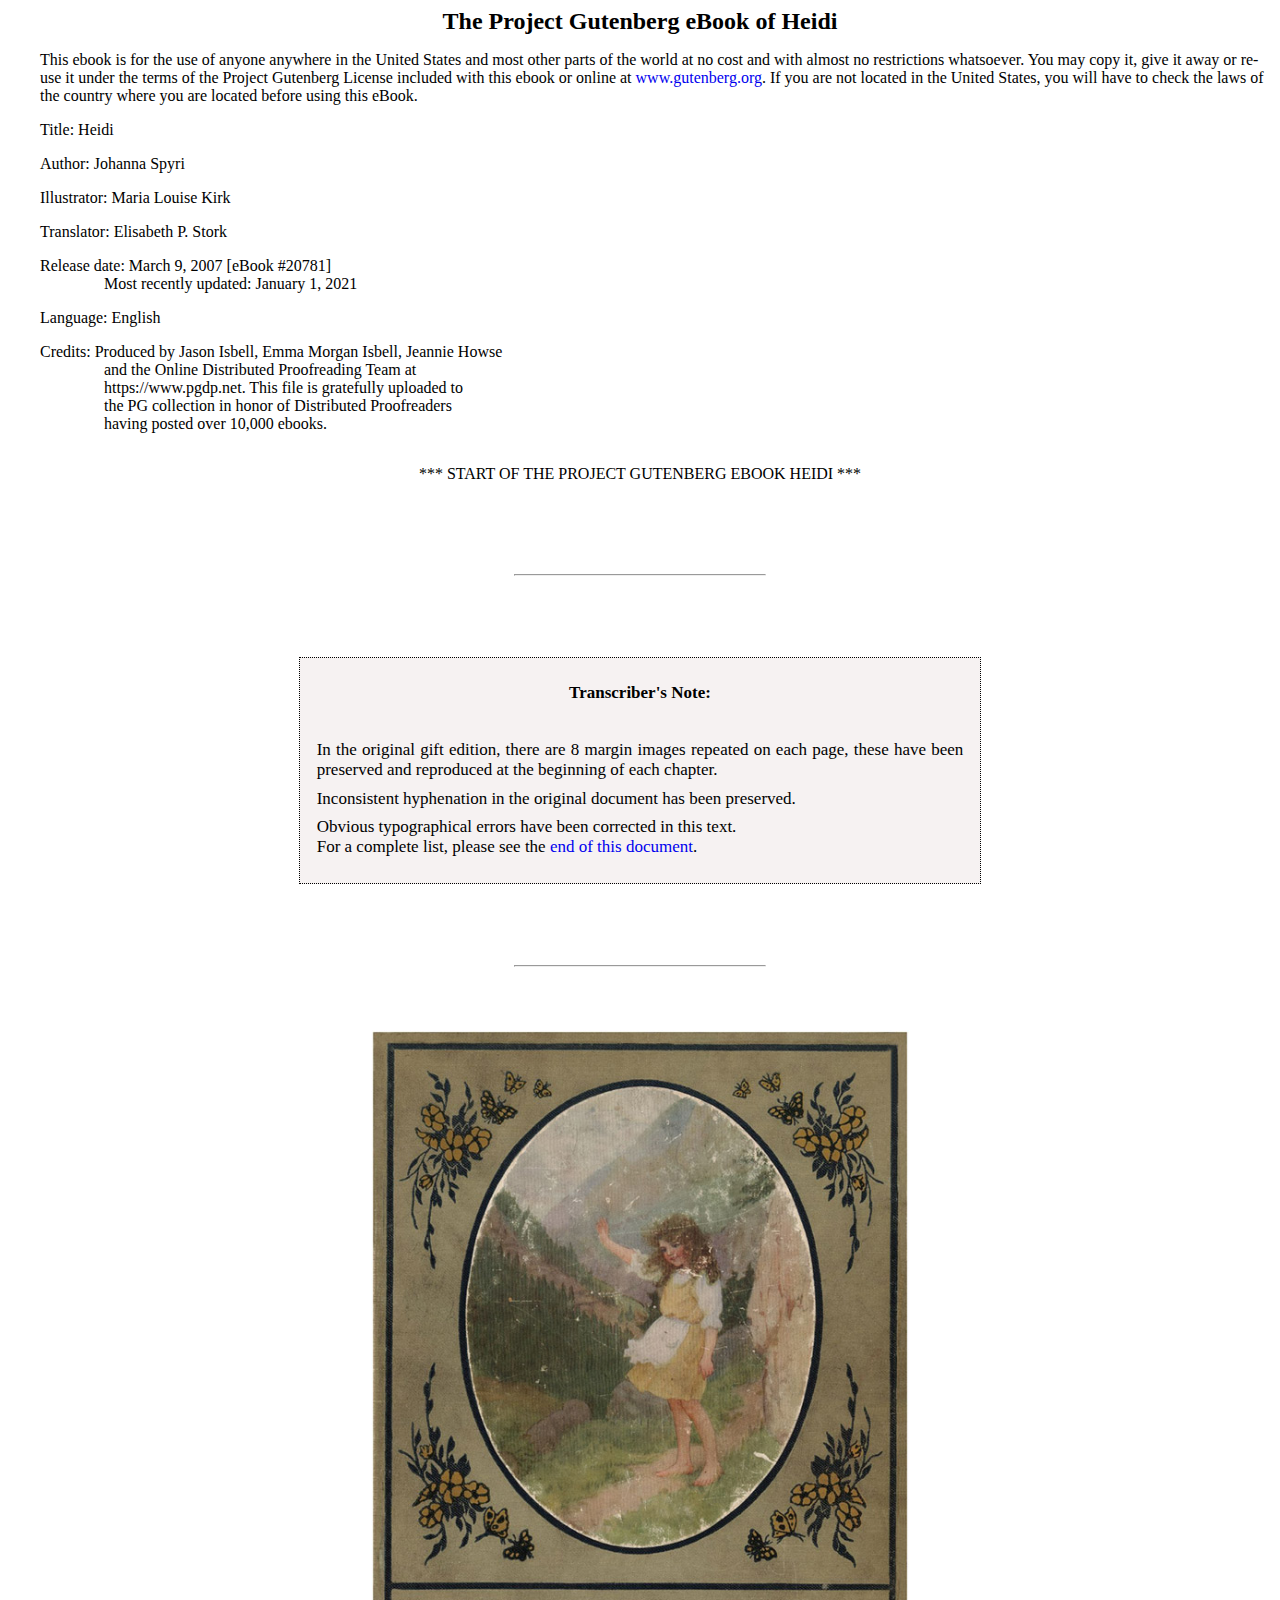
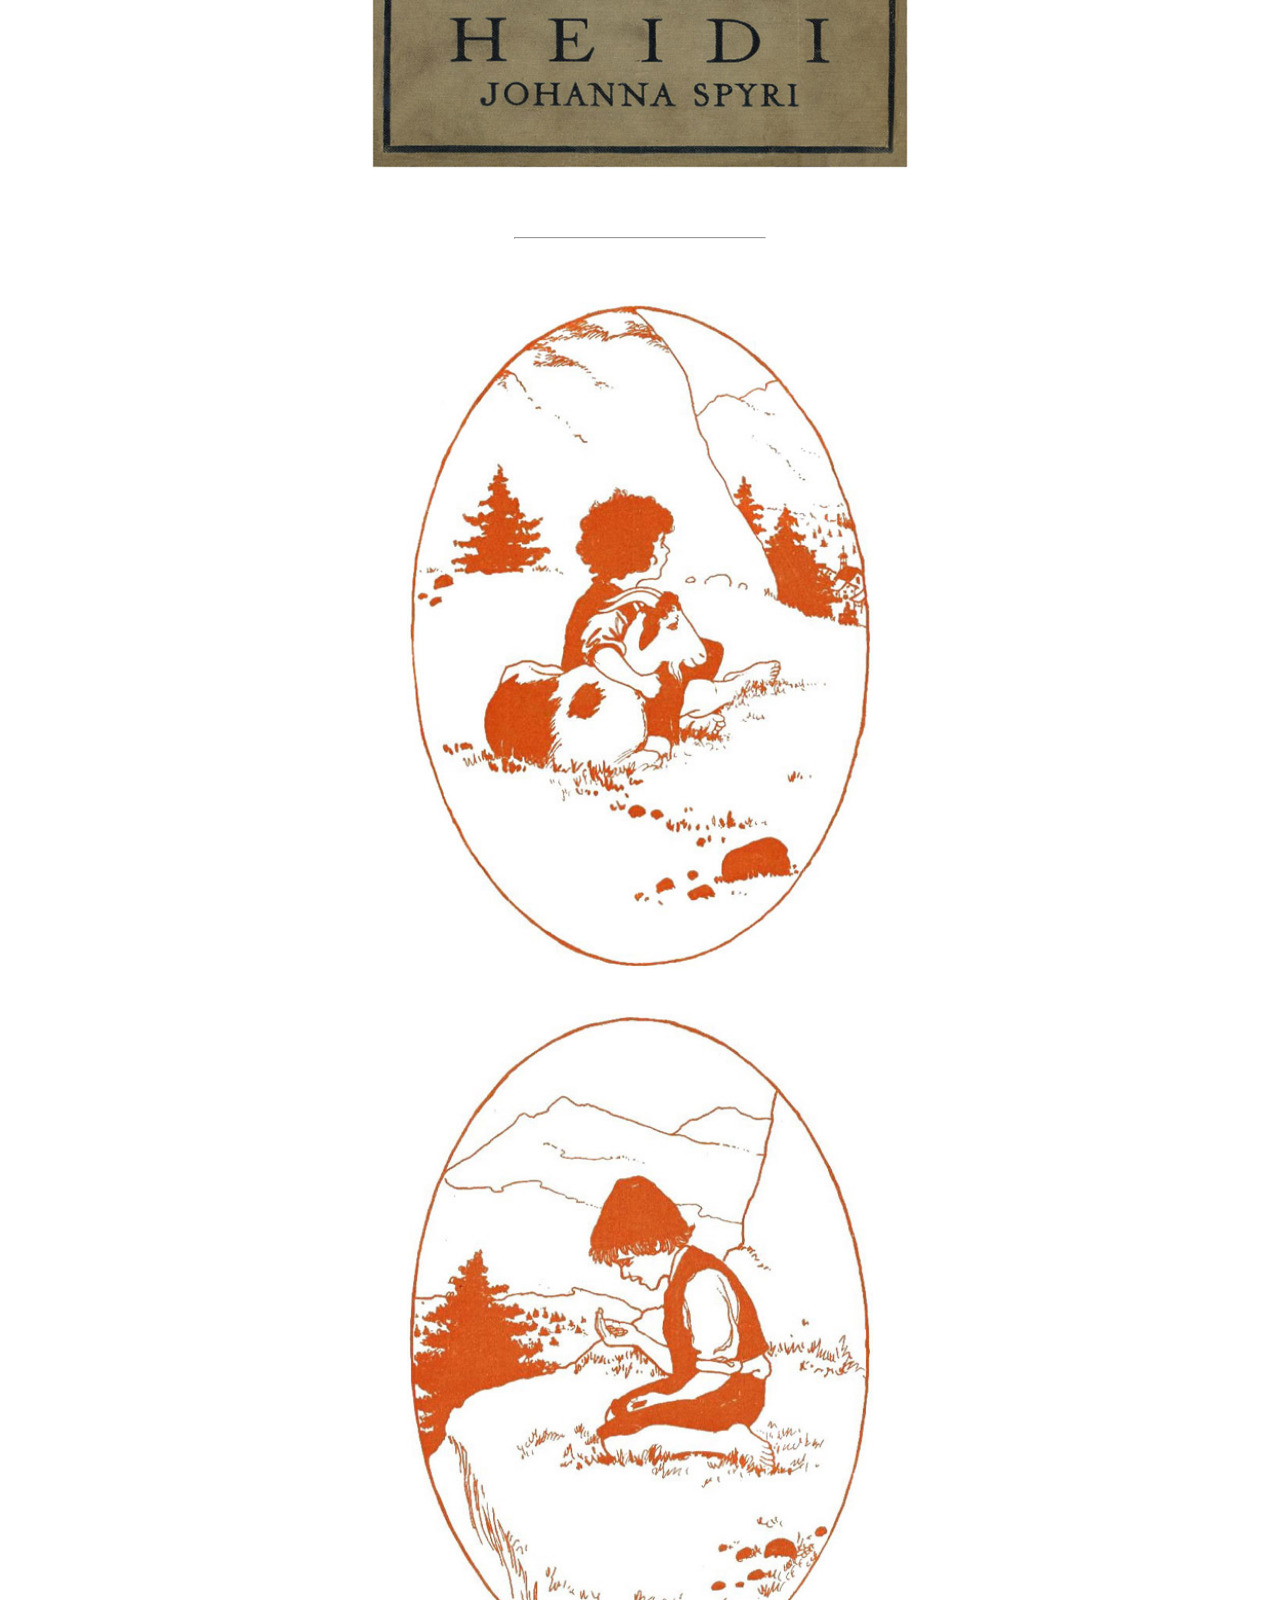
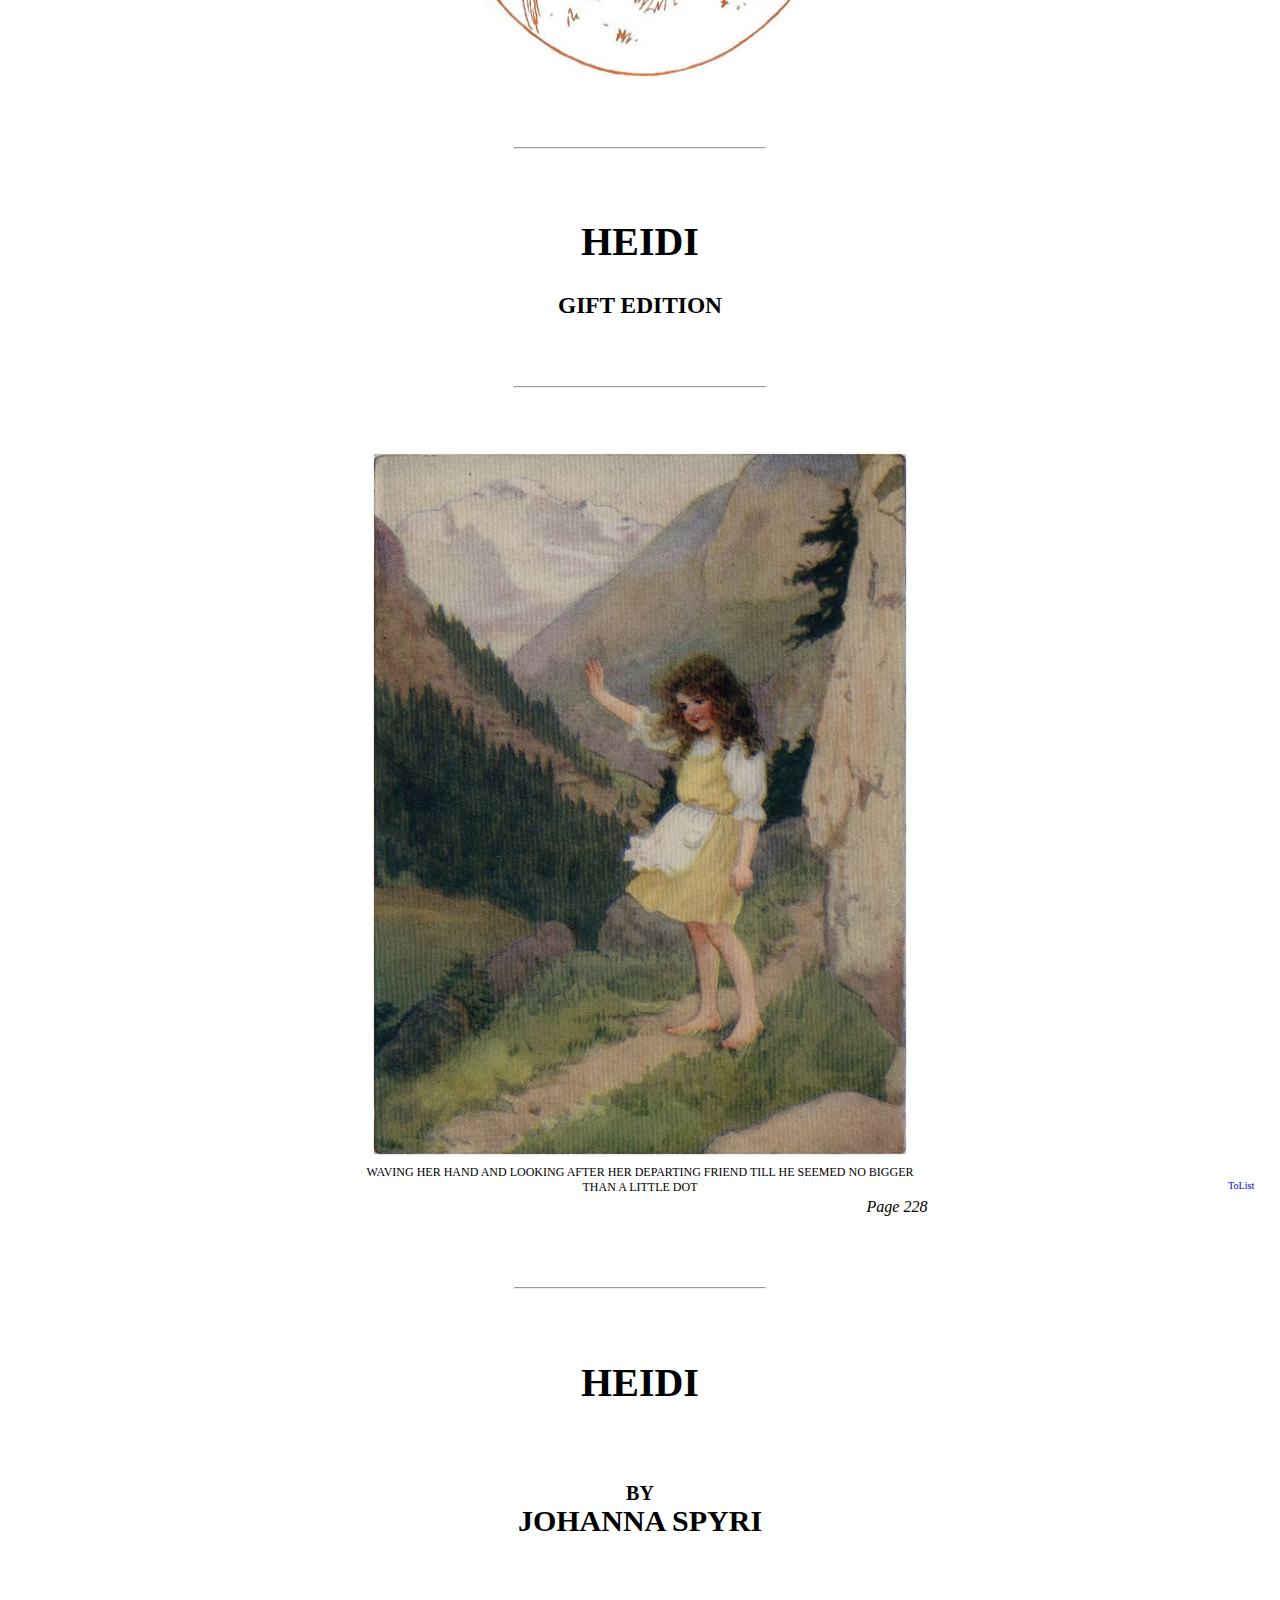
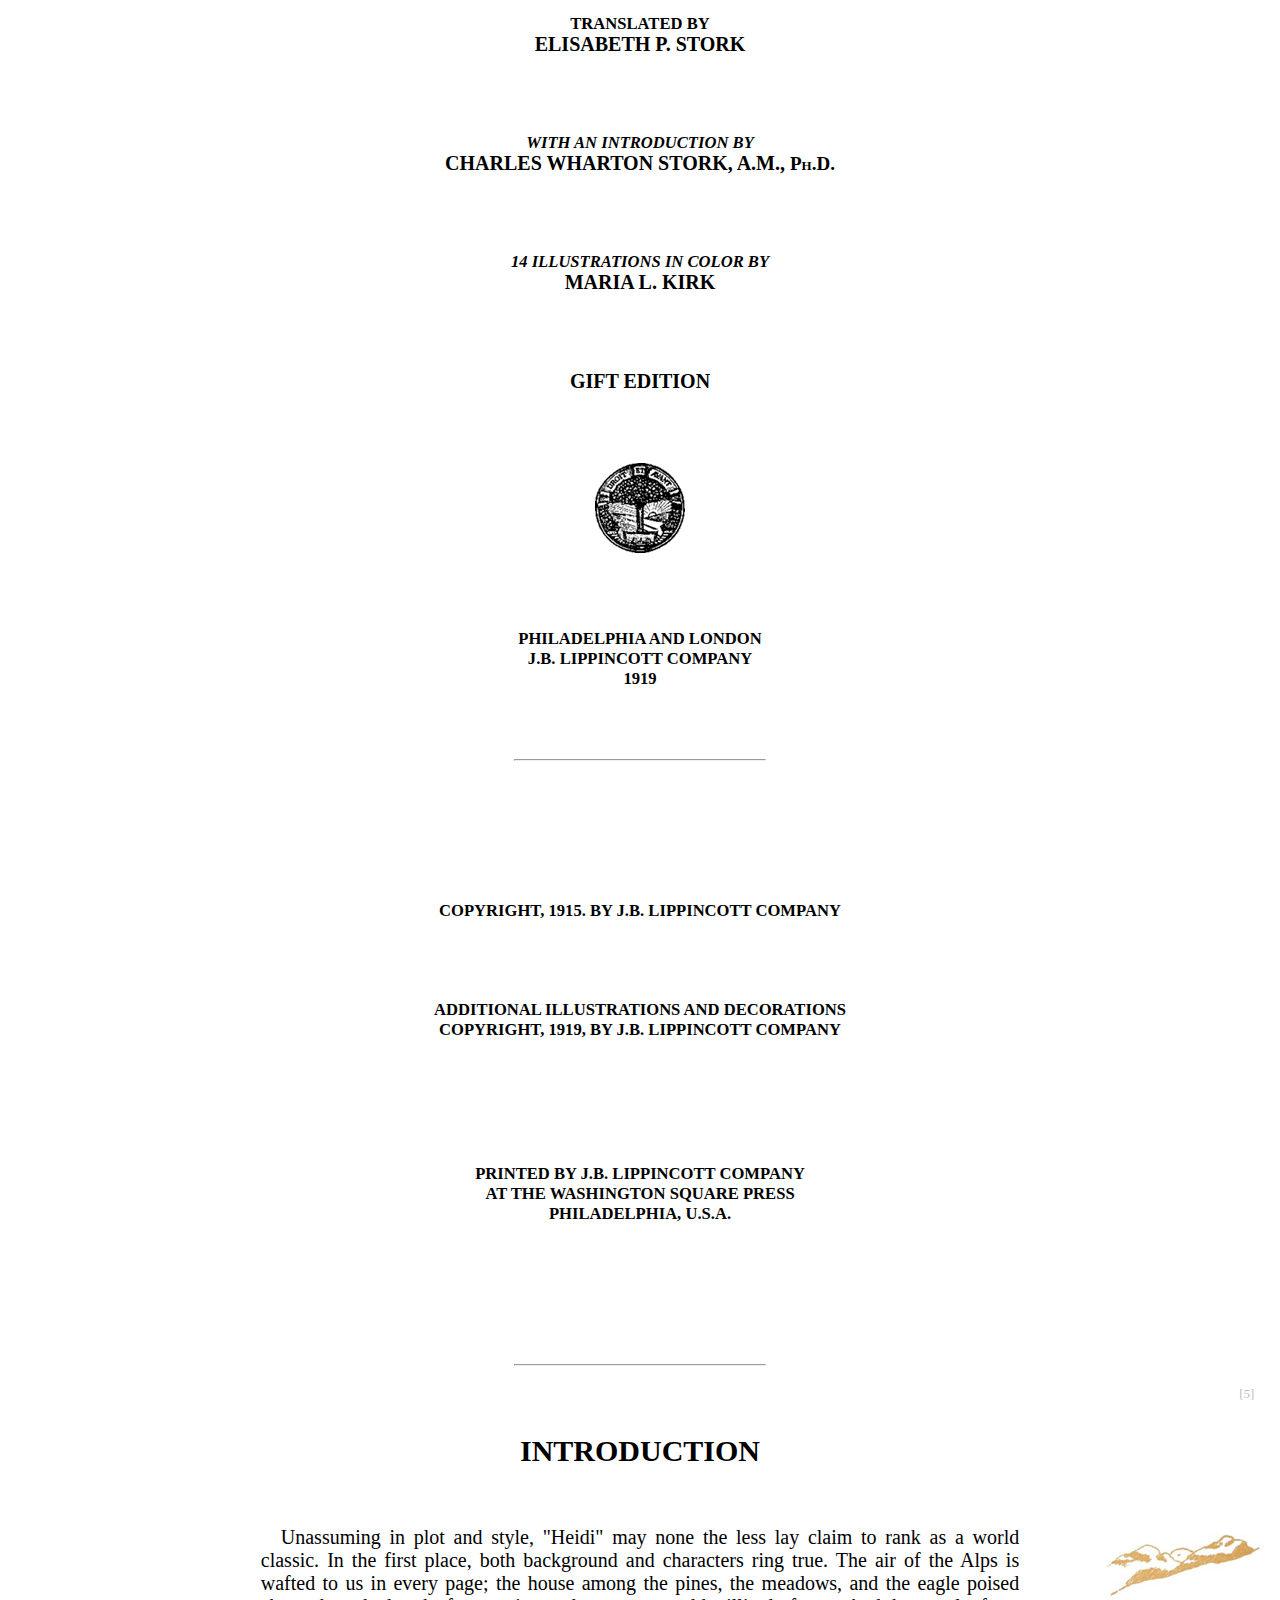
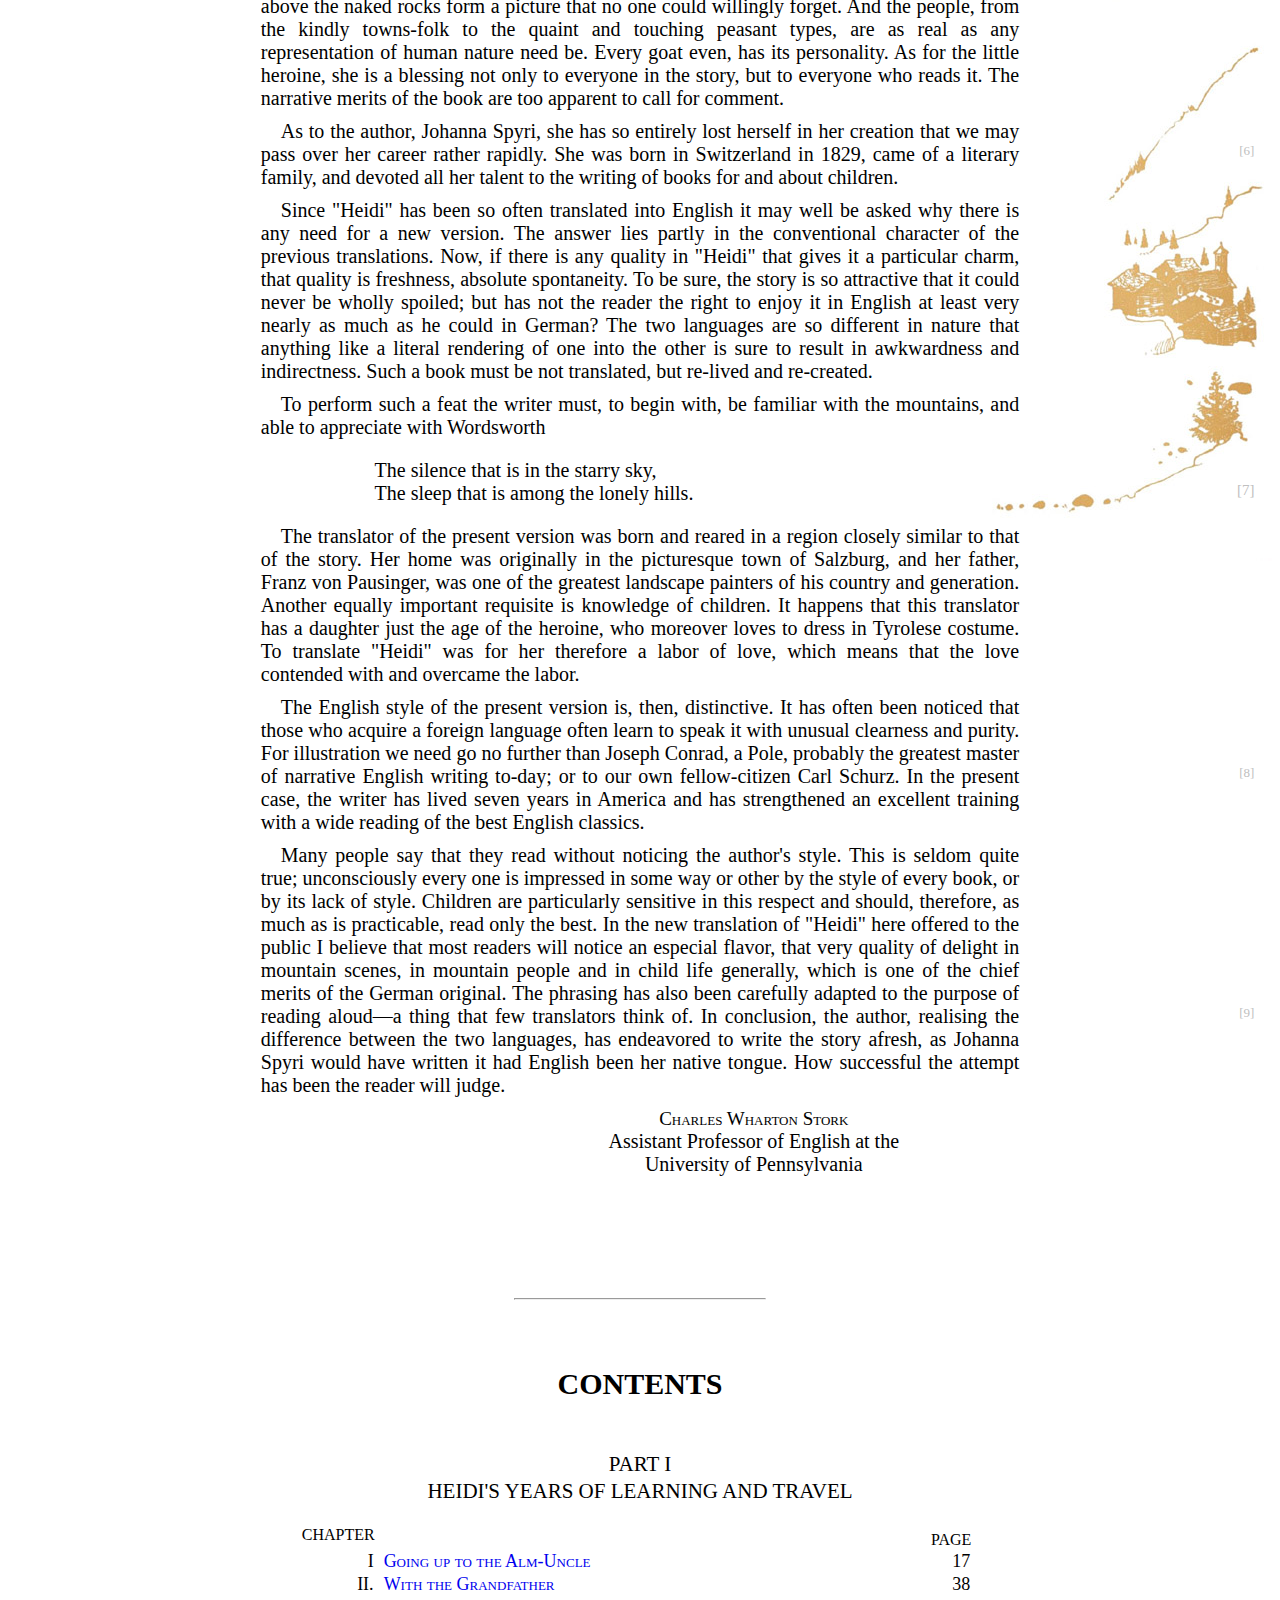
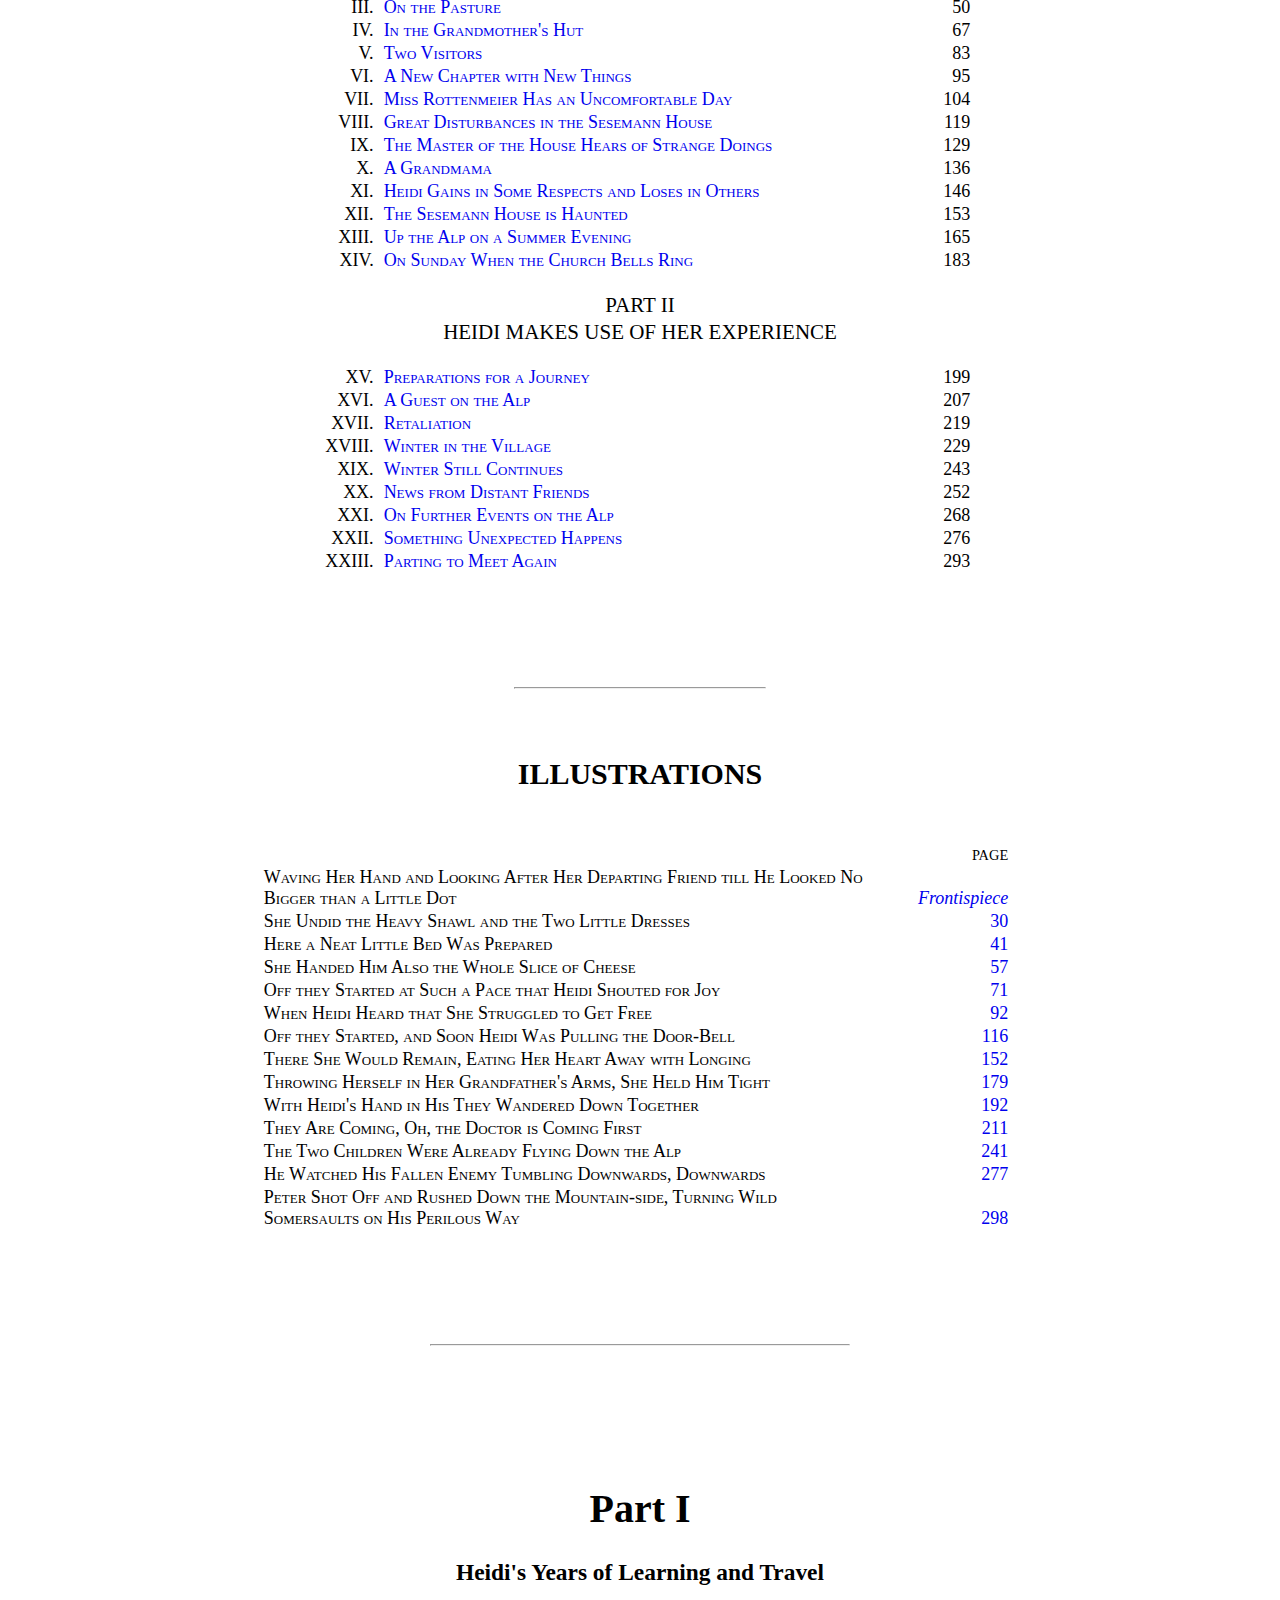
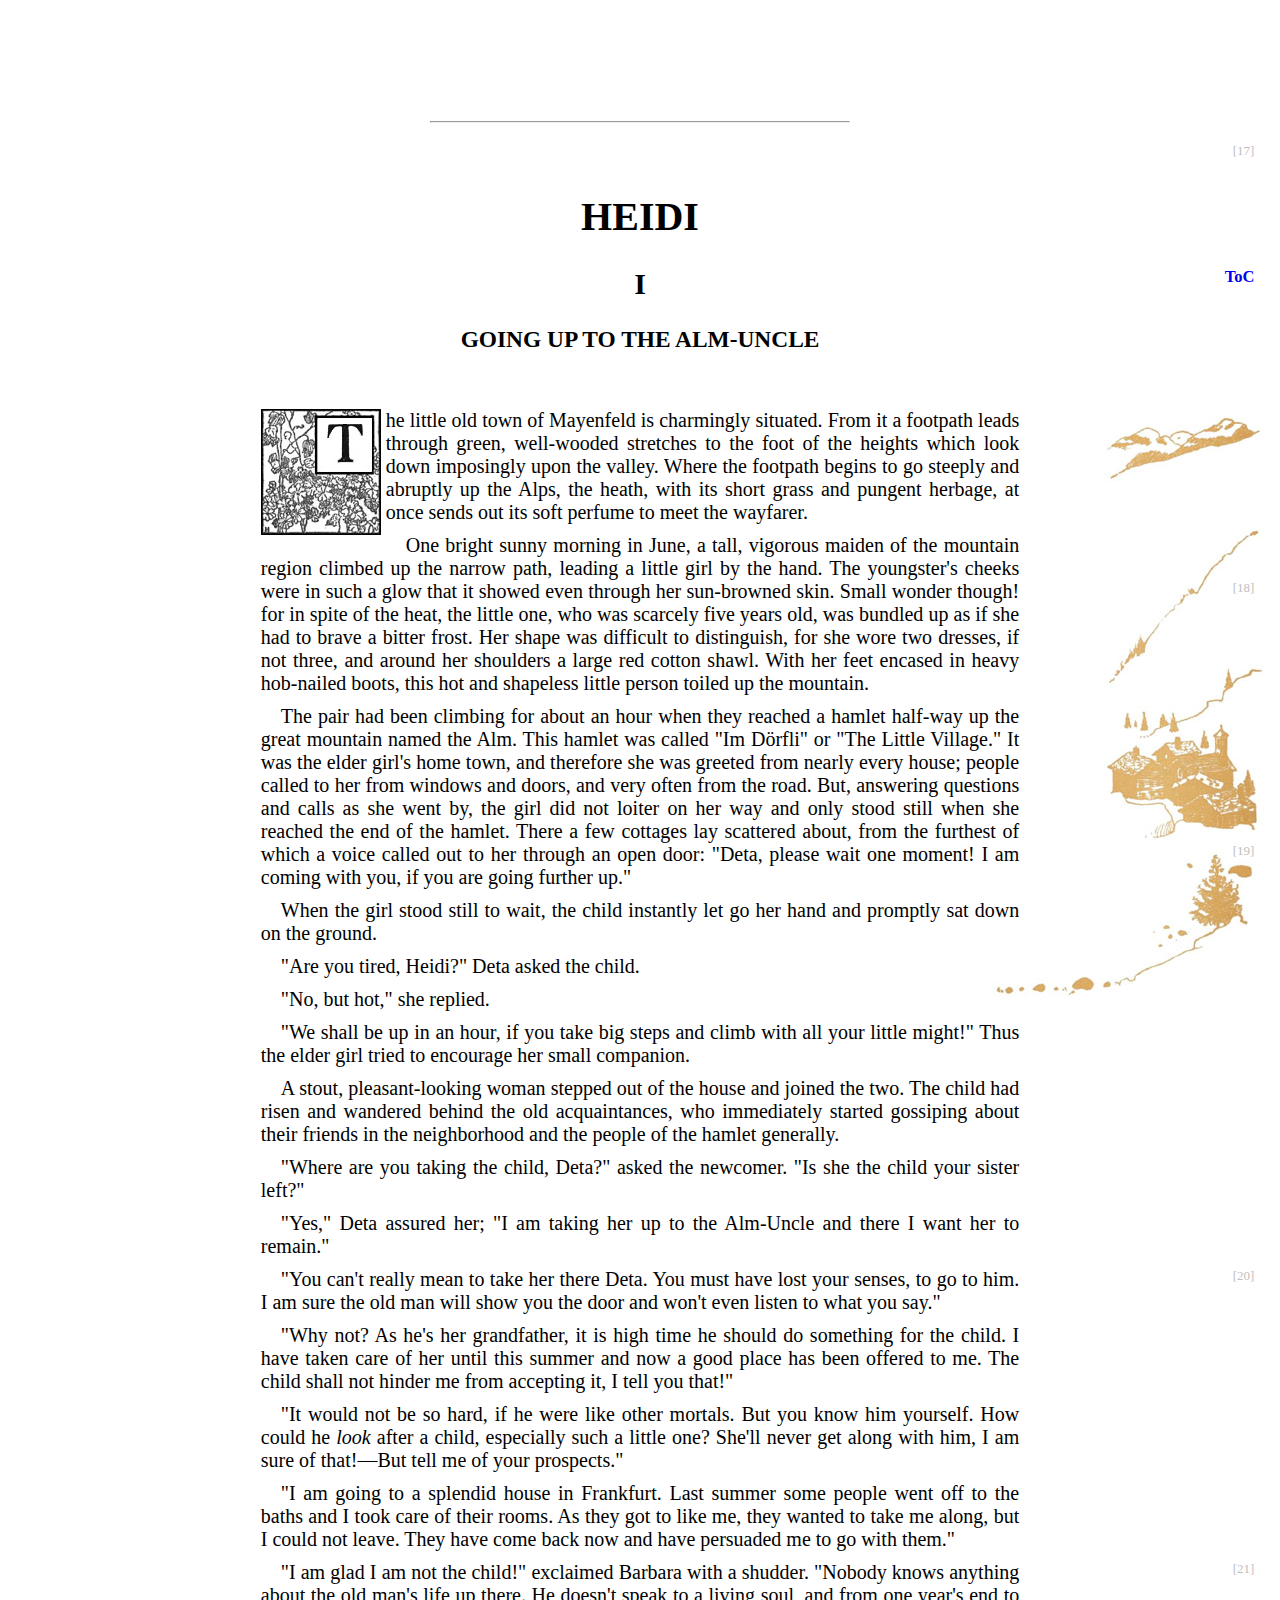
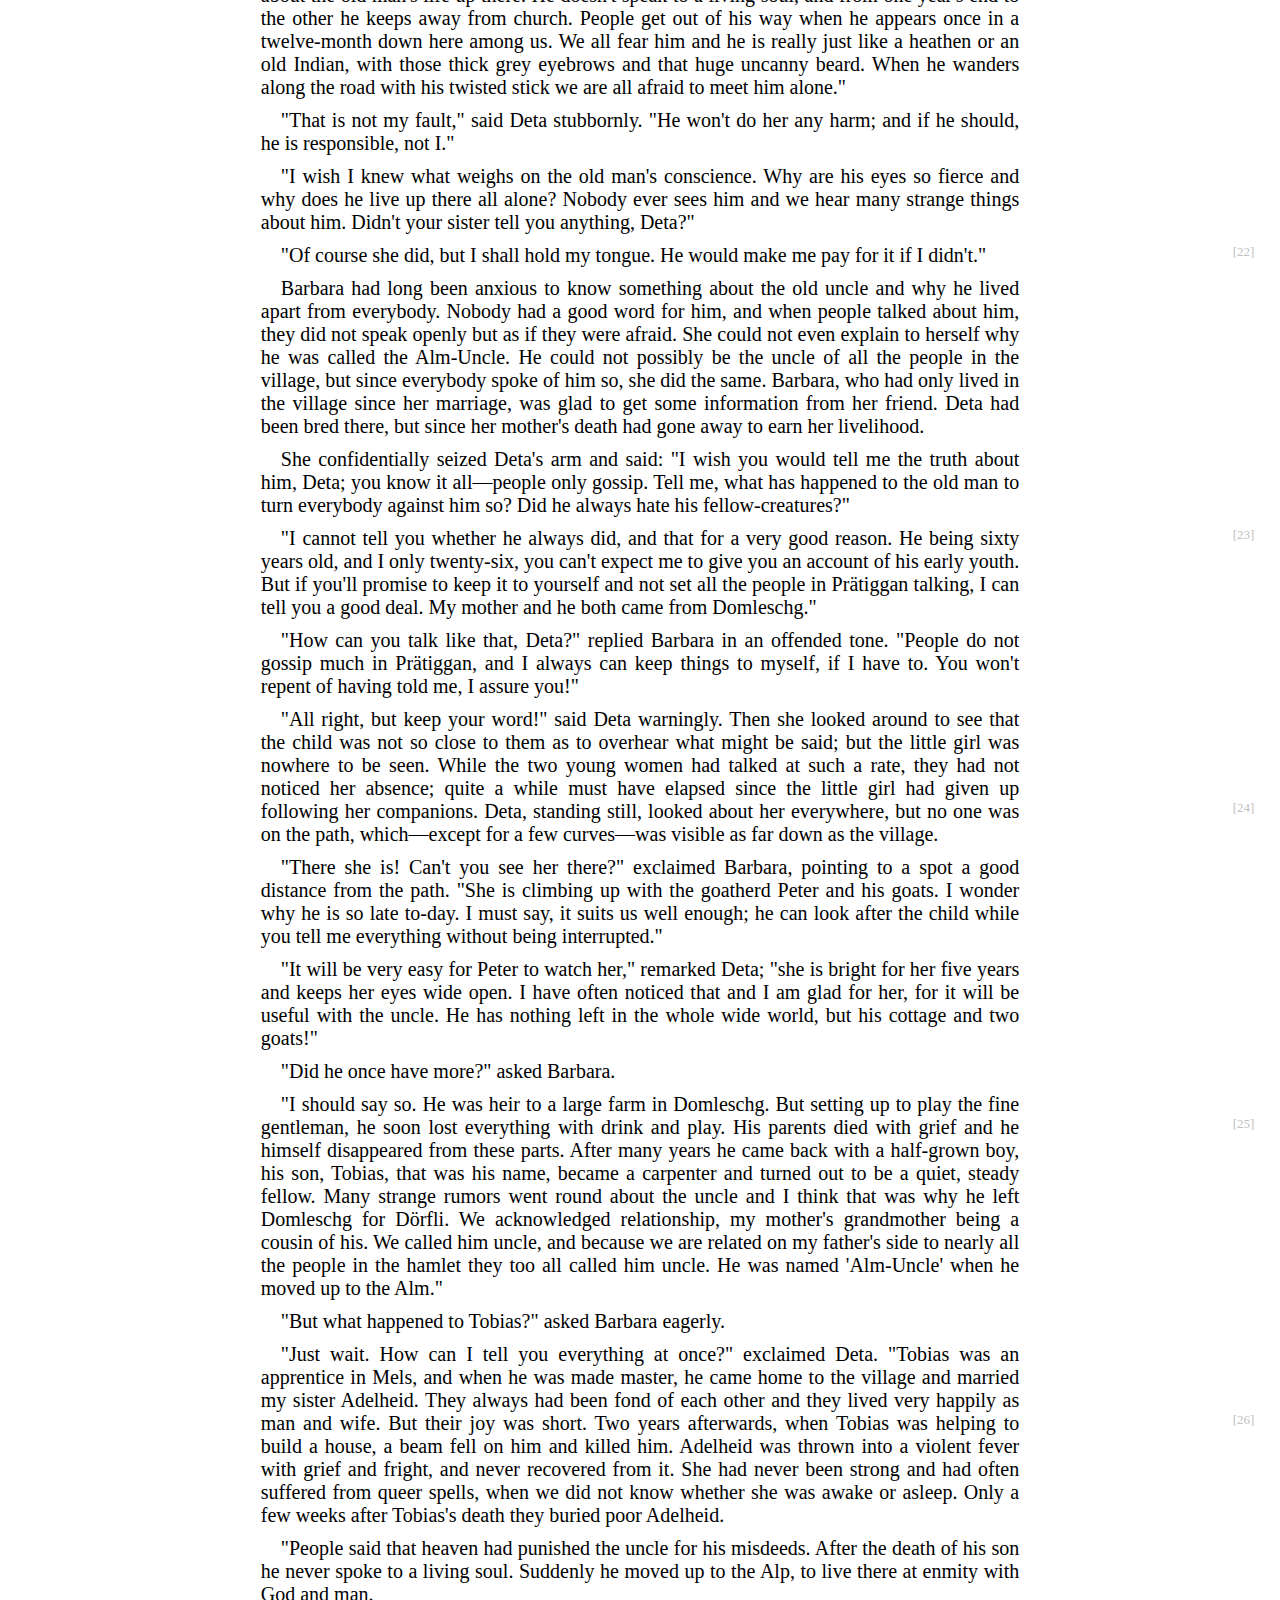
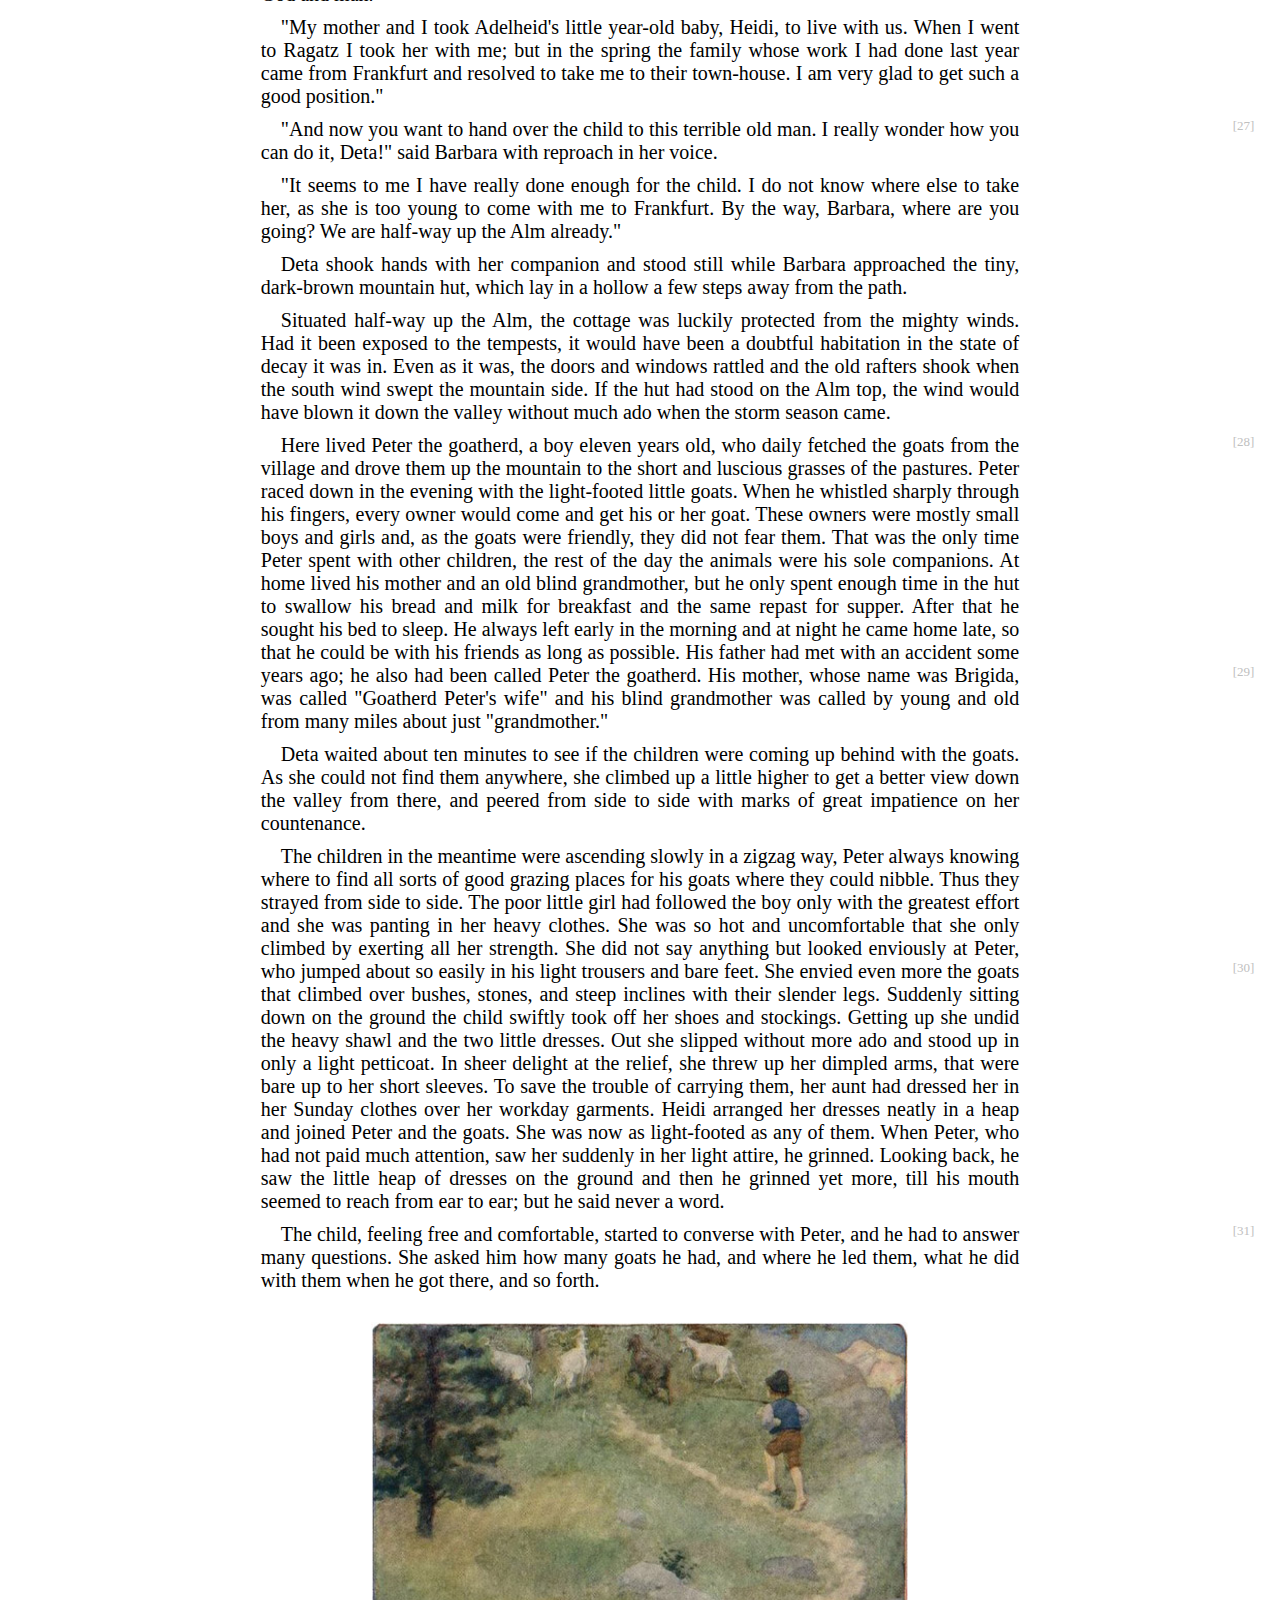
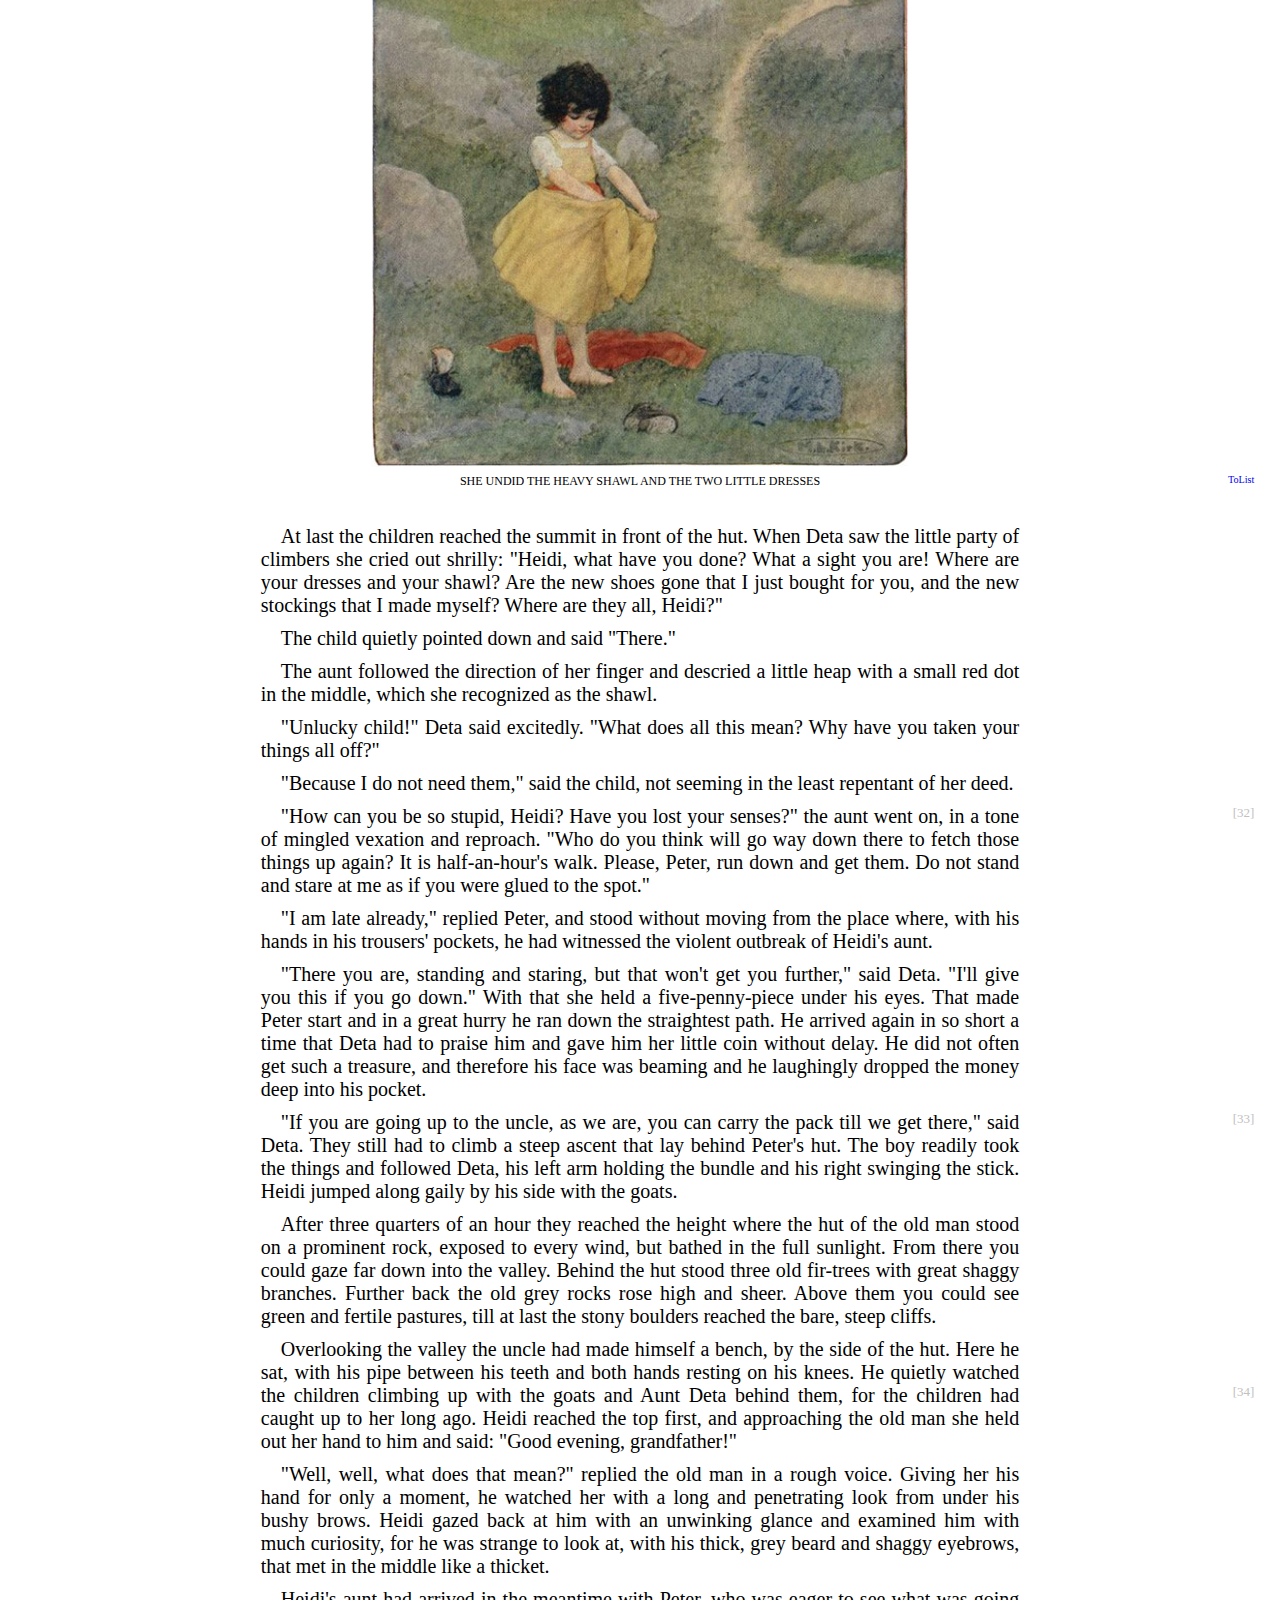
<file: books/Heidi/pg20781-images.html>
<!DOCTYPE html>
<html lang="en">
<head>
<meta charset="utf-8"><style>
#pg-header div, #pg-footer div {
    all: initial;
    display: block;
    margin-top: 1em;
    margin-bottom: 1em;
    margin-left: 2em;
}
#pg-footer div.agate {
    font-size: 90%;
    margin-top: 0;
    margin-bottom: 0;
    text-align: center;
}
#pg-footer li {
    all: initial;
    display: block;
    margin-top: 1em;
    margin-bottom: 1em;
    text-indent: -0.6em;
}
#pg-footer div.secthead {
    font-size: 110%;
    font-weight: bold;
}
#pg-footer #project-gutenberg-license {
    font-size: 110%;
    margin-top: 0;
    margin-bottom: 0;
    text-align: center;
}
#pg-header-heading {
    all: inherit;
    text-align: center;
    font-size: 120%;
    font-weight:bold;
}
#pg-footer-heading {
    all: inherit;
    text-align: center;
    font-size: 120%;
    font-weight: normal;
    margin-top: 0;
    margin-bottom: 0;
}
#pg-header #pg-machine-header p {
    text-indent: -4em;
    margin-left: 4em;
    margin-top: 1em;
    margin-bottom: 0;
    font-size: medium
}
#pg-header #pg-header-authlist {
    all: initial;
    margin-top: 0;
    margin-bottom: 0;
}
#pg-header #pg-machine-header strong {
    font-weight: normal;
}
#pg-header #pg-start-separator, #pg-footer #pg-end-separator {
    margin-bottom: 3em;
    margin-left: 0;
    margin-right: auto;
    margin-top: 2em;
    text-align: center
}

    .xhtml_center {text-align: center; display: block;}
    .xhtml_center table {
        display: table;
        text-align: left;
        margin-left: auto;
        margin-right: auto;
        }</style><title>
      The Project Gutenberg eBook of Heidi (Gift Edition), by Johanna Spyri.
    </title>
<style>.pg_body_wrapper {
    display: inline
    }</style><style id="id-7309516135947164391">p {
    margin-top: 0.5em;
    text-align: justify;
    margin-bottom: 0.5em;
    text-indent: 1em
    }
h1 {
    text-align: center;
    font-family: garamond, serif
    }
h5, h6 {
    text-align: center;
    font-family: garamond, serif
    }
h2 {
    text-align: center;
    font-family: garamond, serif
    }
h3 {
    text-align: center;
    font-family: garamond, serif
    }
h4 {
    text-align: center;
    font-family: garamond, serif
    }
hr {
    width: 33%;
    margin-top: 1em;
    margin-bottom: 1em
    }
body {
    font-size: 125%
    }
pre {
    font-size: 75%;
    margin-left: 10%;
    margin-right: 10%
    }
a {
    text-decoration: none
    }
div.centered {
    text-align: center
    }
div.centered table {
    margin-left: auto;
    margin-right: auto;
    text-align: left
    }
.cen {
    text-align: center;
    text-indent: 0
    }
.sc {
    font-variant: small-caps;
    font-size: 95%
    }
.noin {
    text-indent: 0
    }
.block {
    margin-left: 20%;
    margin-right: 20%
    }
.blockr1 {
    background-image: url(images/backart01.jpg);
    background-position: top right;
    background-repeat: no-repeat
    }
.blockr3 {
    background-image: url(images/backart03.jpg);
    background-position: top right;
    background-repeat: no-repeat
    }
.blockr5 {
    background-image: url(images/backart05.jpg);
    background-position: top right;
    background-repeat: no-repeat
    }
.blockr7 {
    background-image: url(images/backart07.jpg);
    background-position: top right;
    background-repeat: no-repeat
    }
.blockl2 {
    background-image: url(images/backart02.jpg);
    background-position: top left;
    background-repeat: no-repeat
    }
.blockl4 {
    background-image: url(images/backart04.jpg);
    background-position: top left;
    background-repeat: no-repeat
    }
.blockl6 {
    background-image: url(images/backart06.jpg);
    background-position: top left;
    background-repeat: no-repeat
    }
.blockl8 {
    background-image: url(images/backart08.jpg);
    background-position: top left;
    background-repeat: no-repeat
    }
.right {
    text-align: right;
    padding-right: 10%
    }
.totoc {
    position: absolute;
    right: 2%;
    font-size: 55%;
    text-align: right
    }
.totoi {
    position: absolute;
    right: 2%;
    font-size: 85%;
    text-align: right
    }
.img {
    text-align: center;
    padding: 1em;
    margin-left: auto;
    margin-right: auto
    }
.tdr {
    text-align: right;
    padding-right: 0.5em;
    vertical-align: bottom;
    font-size: 90%
    }
.tdrt {
    text-align: right;
    padding-right: 0.5em;
    vertical-align: top;
    font-size: 90%
    }
.tdc {
    text-align: center
    }
.tdl {
    text-align: left
    }
.tdlsc {
    text-align: left;
    font-variant: small-caps;
    font-size: 90%
    }
.tdrsc {
    text-align: right;
    font-variant: small-caps
    }
.tdcsc {
    text-align: center;
    font-variant: small-caps
    }
.tr {
    margin-left: 5%;
    margin-right: 5%;
    margin-top: 5%;
    margin-bottom: 5%;
    padding: 1em;
    background-color: #f6f2f2;
    color: black;
    border: dotted black 1px;
    font-size: 85%
    }
.pagenum {
    position: absolute;
    right: 2%;
    font-size: 65%;
    color: silver;
    background-color: inherit;
    text-align: right;
    text-indent: 0;
    font-style: normal;
    font-weight: normal;
    font-variant: normal
    }
.poem {
    margin-left: 15%;
    margin-right: 15%;
    text-align: left
    }
.poem br {
    display: none
    }
.poem .stanza {
    margin: 1em 0 1em 0
    }
.poem span {
    display: block;
    margin: 0;
    padding-left: 3em;
    text-indent: -3em
    }
.poem span.i2 {
    display: block;
    margin-left: 2em
    }
.poem span.i4 {
    display: block;
    margin-left: 4em
    }
.poem span.pn {
    position: absolute;
    right: 2%;
    font-size: 75%;
    text-align: right;
    text-indent: 0;
    font-style: normal;
    font-weight: normal;
    color: silver;
    background-color: inherit;
    font-variant: normal
    }</style>
<link rel="icon" href="images/cover.jpg" type="image/x-cover" id="id-2933079967135415702"><link rel="schema.dc" href="http://purl.org/dc/elements/1.1/">
<link rel="schema.dcterms" href="http://purl.org/dc/terms/">
<meta name="dc.title" content="Heidi&amp;#10;(Gift Edition)">
<meta name="dc.language" content="en">
<meta name="dcterms.source" content="https://www.gutenberg.org/files/20781/20781-h/20781-h.htm">
<meta name="dcterms.modified" content="2025-09-08T19:28:46.542036+00:00">
<meta name="dc.rights" content="Public domain in the USA.">
<link rel="dcterms.isFormatOf" href="http://www.gutenberg.org/ebooks/20781">
<meta name="dc.creator" content="Spyri, Johanna, 1827-1901">
<meta name="marcrel.ill" content="Kirk, Maria Louise, 1860-1938">
<meta name="marcrel.trl" content="Stork, Elisabeth P. (Elisabeth Pausinger)">
<meta name="dc.subject" content="Orphans -- Fiction">
<meta name="dc.subject" content="Grandfathers -- Fiction">
<meta name="dc.subject" content="Mountain life -- Switzerland -- Fiction">
<meta name="dc.subject" content="Switzerland -- History -- 19th century -- Fiction">
<meta name="dcterms.created" content="2007-03-09">
<meta name="generator" content="Ebookmaker 0.13.8 by Project Gutenberg">
<meta property="og:title" content="Heidi&amp;#10;(Gift Edition)">
<meta property="og:type" content="Text">
<meta property="og:url" content="https://www.gutenberg.org/cache/epub/20781/pg20781-images.html">
<meta property="og:image" content="https://www.gutenberg.org/cache/epub/20781/pg20781.cover.medium.jpg">
</head>
<body><section class="pg-boilerplate pgheader" id="pg-header" lang="en"><h2 id="pg-header-heading" title="">The Project Gutenberg eBook of <span lang="en" id="pg-title-no-subtitle">Heidi</span></h2>
    
<div>This ebook is for the use of anyone anywhere in the United States and
most other parts of the world at no cost and with almost no restrictions
whatsoever. You may copy it, give it away or re-use it under the terms
of the Project Gutenberg License included with this ebook or online
at <a class="reference external" href="https://www.gutenberg.org">www.gutenberg.org</a>. If you are not located in the United States,
you will have to check the laws of the country where you are located
before using this eBook.</div>

<div class="container" id="pg-machine-header"><p><strong>Title</strong>: Heidi</p>
<div id="pg-header-authlist">
<p><strong>Author</strong>: Johanna Spyri</p>

<p><strong>Illustrator</strong>: Maria Louise Kirk</p>

<p><strong>Translator</strong>: Elisabeth P. Stork</p>
</div>
<p><strong>Release date</strong>: March 9, 2007 [eBook #20781]<br>
                Most recently updated: January 1, 2021</p>

<p><strong>Language</strong>: English</p>

<p><strong>Credits</strong>: Produced by Jason Isbell, Emma Morgan Isbell, Jeannie Howse<br>
        and the Online Distributed Proofreading Team at<br>
        https://www.pgdp.net. This file is gratefully uploaded to<br>
        the PG collection in honor of Distributed Proofreaders<br>
        having posted over 10,000 ebooks.</p>

</div><div id="pg-start-separator">
<span>*** START OF THE PROJECT GUTENBERG EBOOK HEIDI ***</span>
</div></section><pre></pre>
<div class="block">
<br>
<hr>
<br>
<div class="tr">
<p class="cen" style="font-weight: bold;">Transcriber's Note:</p>
<br>
<p class="noin">In the original gift edition, there are 8 margin images repeated on each page,
these have been preserved and reproduced at the beginning of each chapter.</p>
<p class="noin">Inconsistent hyphenation in the original document has been preserved.</p>
<p class="noin">Obvious typographical errors have been corrected in this text.<br>
For a complete list, please see the <a href="#TN" class="pginternal">end of this document</a>.</p>
</div>
<br>
<hr>
<br>
<div class="img">
<a href="images/cover.jpg" id="id-8915502399226312815">
<img alt="Front Cover" src="images/cover.jpg" id="img_images_cover.jpg" style="width: 75%; "></a><br>
</div>
<br>
<hr>
<br>
<div class="img">
<a href="images/heidi.jpg" id="id-7379295644312268130">
<img alt="Fly Cover, Heidi" src="images/heidi.jpg" id="img_images_heidi.jpg" style="width: 65%; "></a><br>
</div>
<div class="img">
<a href="images/peter.jpg" id="id-7524833265724741777">
<img alt="Fly Cover, Peter" src="images/peter.jpg" id="img_images_peter.jpg" style="width: 65%; "></a><br>
</div>
<br>
<hr>
<br>
<h1>HEIDI</h1>
<h3>GIFT EDITION</h3>
<br>
<hr>
<br>
<div class="img"><a id="frontis"></a>
<a href="images/frontis.jpg" id="id-121191756453693804">
<img alt="WAVING HER HAND" src="images/frontis.jpg" id="img_images_frontis.jpg" style="width: 75%; "></a><br>
<p class="cen" style="margin-top: .2em; margin-bottom: .2em; margin-left: 10%; margin-right: 10%; font-size: 60%;">WAVING HER HAND AND LOOKING AFTER HER DEPARTING FRIEND
TILL HE SEEMED NO BIGGER THAN A LITTLE DOT<span class="totoi"><a href="#toi" class="pginternal">ToList</a></span></p>
<p class="right" style="font-size: 80%; margin-top: .2em;"><i>Page 228</i></p>
</div>
<br>
<hr>
<br>
<h1>HEIDI</h1>
<br>
<h4 style="margin-bottom: -1px;">BY</h4>
<h2 style="margin-top: -1px;">JOHANNA SPYRI</h2>
<br>
<h5 style="margin-bottom: -1px;">TRANSLATED BY</h5>
<h4 style="margin-top: -1px;">ELISABETH P. STORK</h4>
<br>
<h5 style="margin-bottom: -1px;"> <i>WITH AN INTRODUCTION BY</i></h5>
<h4 style="margin-top: -1px;">CHARLES WHARTON STORK, A.M., <span class="sc">Ph.D.</span></h4>
<br>
<h5 style="margin-bottom: -1px;"> <i>14 ILLUSTRATIONS IN COLOR BY</i></h5>
<h4 style="margin-top: -1px;">MARIA L. KIRK</h4>
<br>
<h4>GIFT EDITION</h4>
<br>
<div class="img">
<img alt="deco" src="images/deco.png" id="img_images_deco.png">
</div>
<br>
<h5>PHILADELPHIA AND LONDON<br>
J.B. LIPPINCOTT COMPANY<br>
1919</h5>
<br>
<hr>
<br>
<br>
<br>
<br>
<h5>COPYRIGHT, 1915. BY J.B. LIPPINCOTT COMPANY</h5>
<br>
<h5>ADDITIONAL ILLUSTRATIONS AND DECORATIONS<br>
COPYRIGHT, 1919, BY J.B. LIPPINCOTT COMPANY</h5>
<br>
<br>
<br>
<h5>PRINTED BY J.B. LIPPINCOTT COMPANY<br>
AT THE WASHINGTON SQUARE PRESS<br>
PHILADELPHIA, U.S.A.</h5>
<br>
<br>
<br>
<br>
<hr>
<span class="pagenum"><a id="Page_5">[5]</a></span><br>
<h2>INTRODUCTION</h2>
<br>
</div>
<div class="blockr1">
<div class="block">
<p>Unassuming in plot and style, "Heidi" may none the less lay claim to
rank as a world classic. In the first place, both background and
characters ring true. The air of the Alps is wafted to us in every
page; the house among the pines, the meadows, and the eagle poised
above the naked rocks form a picture that no one could willingly
forget. And the people, from the kindly towns-folk to the quaint and
touching peasant types, are as real as any representation of human
nature need be. Every goat even, has its personality. As for the
little heroine, she is a blessing not only to everyone in the story,
but to everyone who reads it. The narrative merits of the book are too
apparent to call for comment.</p>
<p>As to the author, Johanna Spyri, she has so entirely lost herself in
her creation that we may pass over her career rather rapidly. She was
born in Switzerland in 1829, came <span class="pagenum"><a id="Page_6">[6]</a></span>of a literary family, and devoted
all her talent to the writing of books for and about children.</p>
<p>Since "Heidi" has been so often translated into English it may well be
asked why there is any need for a new version. The answer lies partly
in the conventional character of the previous translations. Now, if
there is any quality in "Heidi" that gives it a particular charm, that
quality is freshness, absolute spontaneity. To be sure, the story is
so attractive that it could never be wholly spoiled; but has not the
reader the right to enjoy it in English at least very nearly as much
as he could in German? The two languages are so different in nature
that anything like a literal rendering of one into the other is sure
to result in awkwardness and indirectness. Such a book must be not
translated, but re-lived and re-created.</p>
<p>To perform such a feat the writer must, to begin with, be familiar
with the mountains, and able to appreciate with Wordsworth</p>
<div class="poem"><div class="stanza">
<span class="i0">The silence that is in the starry sky,<br></span><span class="pn"><a id="Page_7">[7]</a></span>
<span class="i0">The sleep that is among the lonely hills.<br></span>
</div></div>
<p>The translator of the present version was born and reared in a region
closely similar to that of the story. Her home was originally in the
picturesque town of Salzburg, and her father, Franz von Pausinger, was
one of the greatest landscape painters of his country and generation.
Another equally important requisite is knowledge of children. It
happens that this translator has a daughter just the age of the
heroine, who moreover loves to dress in Tyrolese costume. To translate
"Heidi" was for her therefore a labor of love, which means that the
love contended with and overcame the labor.</p>
<p>The English style of the present version is, then, distinctive. It has
often been noticed that those who acquire a foreign language often
learn to speak it with unusual clearness and purity. For illustration
we need go no further than Joseph Conrad, a Pole, probably the
greatest master of <span class="pagenum"><a id="Page_8">[8]</a></span>narrative English writing to-day; or to our own
fellow-citizen Carl Schurz. In the present case, the writer has lived
seven years in America and has strengthened an excellent training with
a wide reading of the best English classics.</p>
<p>Many people say that they read without noticing the author's style.
This is seldom quite true; unconsciously every one is impressed in
some way or other by the style of every book, or by its lack of style.
Children are particularly sensitive in this respect and should,
therefore, as much as is practicable, read only the best. In the new
translation of "Heidi" here offered to the public I believe that most
readers will notice an especial flavor, that very quality of delight
in mountain scenes, in mountain people and in child life generally,
which is one of the chief merits of the German original. The phrasing
has also been carefully adapted to the purpose of reading aloud—a
thing that few translators think of. In conclusion, the author,
realising the <span class="pagenum"><a id="Page_9">[9]</a></span>difference between the two languages, has endeavored to
write the story afresh, as Johanna Spyri would have written it had
English been her native tongue. How successful the attempt has been
the reader will judge.</p>
<div style="margin-left: 30%;">
<p class="cen"><span class="sc">Charles Wharton Stork</span><br>
Assistant Professor of English at the<br>
University of Pennsylvania</p>
</div>
<br>
<br>
<br>
<br>
<a id="toc"></a><hr>
<br>
<h2>CONTENTS</h2>
<br>
<div class="centered">
<table style="border-spacing: 0px;padding: 2px;border-width: 0px;width: 90%;" class="xhtml_table_width" data-summary="Table of Contents">
<tbody><tr>
<td class="tdc" colspan="3" style="font-size: 105%;">PART I</td>
</tr>
<tr>
<td class="tdc" colspan="3" style="font-size: 105%; padding-bottom: 1em;">HEIDI'S YEARS OF LEARNING AND TRAVEL</td>
</tr>
<tr>
<td class="tdrt xhtml_td_width" style="width: 10%;font-size: 80%;">CHAPTER</td>
<td class="tdl xhtml_td_width" style="width: 70%;"> </td>
<td class="tdr xhtml_td_width" style="width: 20%;font-size: 80%;">PAGE</td>
</tr>
<tr>
<td class="tdrt">I</td>
<td class="tdlsc"><a href="#I" class="pginternal">Going up to the Alm-Uncle</a></td>
<td class="tdr">17</td>
</tr>
<tr>
<td class="tdrt">II.</td>
<td class="tdlsc"><a href="#II" class="pginternal">With the Grandfather</a></td>
<td class="tdr">38</td>
</tr>
<tr>
<td class="tdrt">III.</td>
<td class="tdlsc"><a href="#III" class="pginternal">On the Pasture</a></td>
<td class="tdr">50</td>
</tr>
<tr>
<td class="tdrt">IV.</td>
<td class="tdlsc"><a href="#IV" class="pginternal">In the Grandmother's Hut</a></td>
<td class="tdr">67</td>
</tr>
<tr>
<td class="tdrt">V.</td>
<td class="tdlsc"><a href="#V" class="pginternal">Two Visitors</a></td>
<td class="tdr">83</td>
</tr>
<tr>
<td class="tdrt">VI.</td>
<td class="tdlsc"><a href="#VI" class="pginternal">A New Chapter with New Things</a></td>
<td class="tdr">95</td>
</tr>
<tr>
<td class="tdrt">VII.</td>
<td class="tdlsc"><a href="#VII" class="pginternal">Miss Rottenmeier Has an Uncomfortable Day</a></td>
<td class="tdr">104</td>
</tr>
<tr>
<td class="tdrt">VIII.</td>
<td class="tdlsc"><a href="#VIII" class="pginternal">Great Disturbances in the Sesemann House</a></td>
<td class="tdr">119</td>
</tr>
<tr>
<td class="tdrt">IX.</td>
<td class="tdlsc"><a href="#IX" class="pginternal">The Master of the House Hears of Strange Doings</a></td>
<td class="tdr">129</td>
</tr>
<tr>
<td class="tdrt">X.</td>
<td class="tdlsc"><a href="#X" class="pginternal">A Grandmama</a></td>
<td class="tdr">136</td>
</tr>
<tr>
<td class="tdrt">XI.</td>
<td class="tdlsc"><a href="#XI" class="pginternal">Heidi Gains in Some Respects and Loses in Others</a></td>
<td class="tdr">146</td>
</tr>
<tr>
<td class="tdrt">XII.</td>
<td class="tdlsc"><a href="#XII" class="pginternal">The Sesemann House is Haunted</a></td>
<td class="tdr">153</td>
</tr>
<tr>
<td class="tdrt">XIII.</td>
<td class="tdlsc"><a href="#XIII" class="pginternal">Up the Alp on a Summer Evening</a></td>
<td class="tdr">165</td>
</tr>
<tr>
<td class="tdrt">XIV.</td>
<td class="tdlsc"><a href="#XIV" class="pginternal">On Sunday When the Church Bells Ring</a></td>
<td class="tdr">183</td>
</tr>
<tr>
<td class="tdc" colspan="3" style="font-size: 105%; padding-top: 1em;">PART II</td>
</tr>
<tr>
<td class="tdc" colspan="3" style="font-size: 105%; padding-bottom: 1em;">HEIDI MAKES USE OF HER EXPERIENCE</td>
</tr>
<tr>
<td class="tdrt">XV.</td>
<td class="tdlsc"><a href="#XV" class="pginternal">Preparations for a Journey</a></td>
<td class="tdr">199</td>
</tr>
<tr>
<td class="tdrt">XVI.</td>
<td class="tdlsc"><a href="#XVI" class="pginternal">A Guest on the Alp</a></td>
<td class="tdr">207</td>
</tr>
<tr>
<td class="tdrt">XVII.</td>
<td class="tdlsc"><a href="#XVII" class="pginternal">Retaliation</a></td>
<td class="tdr">219</td>
</tr>
<tr>
<td class="tdrt">XVIII.</td>
<td class="tdlsc"><a href="#XVIII" class="pginternal">Winter in the Village</a></td>
<td class="tdr">229</td>
</tr>
<tr>
<td class="tdrt">XIX.</td>
<td class="tdlsc"><a href="#XIX" class="pginternal">Winter Still Continues</a></td>
<td class="tdr">243</td>
</tr>
<tr>
<td class="tdrt">XX.</td>
<td class="tdlsc"><a href="#XX" class="pginternal">News from Distant Friends</a></td>
<td class="tdr">252</td>
</tr>
<tr>
<td class="tdrt">XXI.</td>
<td class="tdlsc"><a href="#XXI" class="pginternal">On Further Events on the Alp</a></td>
<td class="tdr">268</td>
</tr>
<tr>
<td class="tdrt">XXII.</td>
<td class="tdlsc"><a href="#XXII" class="pginternal">Something Unexpected Happens</a></td>
<td class="tdr">276</td>
</tr>
<tr>
<td class="tdrt">XXIII.</td>
<td class="tdlsc"><a href="#XXIII" class="pginternal">Parting to Meet Again</a></td>
<td class="tdr">293</td>
</tr>
</tbody></table>
</div>
<br>
<br>
<br>
<br>
<a id="toi"></a><hr>
<br>
<h2>ILLUSTRATIONS</h2>
<br>
<div class="centered">
<table style="border-spacing: 0px;padding: 2px;border-width: 0px;width: 100%;" class="xhtml_table_width" data-summary="List of Illustrations">
<tbody><tr>
<td style="width: 80%;" class="xhtml_td_width"> </td>
<td class="tdr xhtml_td_width" style="width: 20%;"><span style="font-size: 80%;">PAGE</span></td>
</tr>
<tr>
<td class="tdlsc">Waving Her Hand and Looking After Her Departing
  Friend till He Looked No Bigger than a Little Dot</td>
<td class="tdr"><a href="#frontis" class="pginternal"><i>Frontispiece</i></a></td>
</tr>
<tr>
<td class="tdlsc">She Undid the Heavy Shawl and the Two Little Dresses</td>
<td class="tdr"><a href="#imagep030" class="pginternal">30</a></td>
</tr>
<tr>
<td class="tdlsc">Here a Neat Little Bed Was Prepared</td>
<td class="tdr"><a href="#imagep041" class="pginternal">41</a></td>
</tr>
<tr>
<td class="tdlsc">She Handed Him Also the Whole Slice of Cheese</td>
<td class="tdr"><a href="#imagep057" class="pginternal">57</a></td>
</tr>
<tr>
<td class="tdlsc">Off they Started at Such a Pace that Heidi Shouted for Joy</td>
<td class="tdr"><a href="#imagep071" class="pginternal">71</a></td>
</tr>
<tr>
<td class="tdlsc">When Heidi Heard that She Struggled to Get Free</td>
<td class="tdr"><a href="#imagep092" class="pginternal">92</a></td>
</tr>
<tr>
<td class="tdlsc">Off they Started, and Soon Heidi Was Pulling the Door-Bell</td>
<td class="tdr"><a href="#imagep116" class="pginternal">116</a></td>
</tr>
<tr>
<td class="tdlsc">There She Would Remain, Eating Her Heart Away with Longing</td>
<td class="tdr"><a href="#imagep152" class="pginternal">152</a></td>
</tr>
<tr>
<td class="tdlsc">Throwing Herself in Her Grandfather's Arms, She Held Him Tight</td>
<td class="tdr"><a href="#imagep179" class="pginternal">179</a></td>
</tr>
<tr>
<td class="tdlsc">With Heidi's Hand in His They Wandered Down Together</td>
<td class="tdr"><a href="#imagep192" class="pginternal">192</a></td>
</tr>
<tr>
<td class="tdlsc">They Are Coming, Oh, the Doctor is Coming First</td>
<td class="tdr"><a href="#imagep211" class="pginternal">211</a></td>
</tr>
<tr>
<td class="tdlsc">The Two Children Were Already Flying Down the Alp</td>
<td class="tdr"><a href="#imagep241" class="pginternal">241</a></td>
</tr>
<tr>
<td class="tdlsc">He Watched His Fallen Enemy Tumbling Downwards, Downwards</td>
<td class="tdr"><a href="#imagep277" class="pginternal">277</a></td>
</tr>
<tr>
<td class="tdlsc">Peter Shot Off and Rushed Down the Mountain-side,
    Turning Wild Somersaults on His Perilous Way</td>
<td class="tdr"><a href="#imagep298" class="pginternal">298</a></td>
</tr>
</tbody></table>
</div>
</div>
</div> <!-- ending margin block div -->
<div class="pg_body_wrapper"><br></div>
<div class="pg_body_wrapper"><br></div>
<div class="pg_body_wrapper"><br></div>
<div class="pg_body_wrapper"><br></div>
<hr>
<div class="pg_body_wrapper"><br></div>
<div class="pg_body_wrapper"><br></div>
<div class="pg_body_wrapper"><br></div>
<div class="pg_body_wrapper"><br></div>
<h1>Part I</h1>
<h3>Heidi's Years of Learning and Travel</h3>
<div class="pg_body_wrapper"><br></div>
<div class="pg_body_wrapper"><br></div>
<div class="pg_body_wrapper"><br></div>
<div class="pg_body_wrapper"><br></div>
<hr>
<div class="pg_body_wrapper"><span class="pagenum"><a id="Page_17">[17]</a></span></div><div class="pg_body_wrapper"><br></div>
<h1><a id="I"></a>HEIDI</h1>
<h2>I<span class="totoc"><a href="#toc" class="pginternal">ToC</a></span></h2>
<h3>GOING UP TO THE ALM-UNCLE</h3>
<div class="pg_body_wrapper"><br></div>
<div class="blockr1">
<div class="block">
<p class="noin"><img alt="T" src="images/t1.jpg" style="margin-right: .25em; float: left;" id="img_images_t1.jpg">he little old town of Mayenfeld is charmingly situated. From it a
footpath leads through green, well-wooded stretches to the foot of the
heights which look down imposingly upon the valley. Where the footpath
begins to go steeply and abruptly up the Alps, the heath, with its
short grass and pungent herbage, at once sends out its soft perfume to
meet the wayfarer.</p>
<p>One bright sunny morning in June, a tall, vigorous maiden of the
mountain region climbed up the narrow path, leading a little girl by
the hand. The youngster's cheeks were in such a glow that it showed
even through her sun-browned skin. Small <span class="pagenum"><a id="Page_18">[18]</a></span>wonder though! for in spite
of the heat, the little one, who was scarcely five years old, was
bundled up as if she had to brave a bitter frost. Her shape was
difficult to distinguish, for she wore two dresses, if not three, and
around her shoulders a large red cotton shawl. With her feet encased
in heavy hob-nailed boots, this hot and shapeless little person toiled
up the mountain.</p>
<p>The pair had been climbing for about an hour when they reached a
hamlet half-way up the great mountain named the Alm. This hamlet was
called "Im Dörfli" or "The Little Village." It was the elder girl's
home town, and therefore she was greeted from nearly every house;
people called to her from windows and doors, and very often from the
road. But, answering questions and calls as she went by, the girl did
not loiter on her way and only stood still when she reached the end of
the hamlet. There a few cottages lay scattered about, from the
furthest of which a voice called out to her through an open door:
"Deta, <span class="pagenum"><a id="Page_19">[19]</a></span>please wait one moment! I am coming with you, if you are going
further up."</p>
<p>When the girl stood still to wait, the child instantly let go her hand
and promptly sat down on the ground.</p>
<p>"Are you tired, Heidi?" Deta asked the child.</p>
<p>"No, but hot," she replied.</p>
<p>"We shall be up in an hour, if you take big steps and climb with all
your little might!" Thus the elder girl tried to encourage her small
companion.</p>
<p>A stout, pleasant-looking woman stepped out of the house and joined
the two. The child had risen and wandered behind the old
acquaintances, who immediately started gossiping about their friends
in the neighborhood and the people of the hamlet generally.</p>
<p>"Where are you taking the child, Deta?" asked the newcomer. "Is she
the child your sister left?"</p>
<p>"Yes," Deta assured her; "I am taking her up to the Alm-Uncle and
there I want her to remain."</p>
<p><span class="pagenum"><a id="Page_20">[20]</a></span>"You can't really mean to take her there Deta. You must have lost your
senses, to go to him. I am sure the old man will show you the door and
won't even listen to what you say."</p>
<p>"Why not? As he's her grandfather, it is high time he should do
something for the child. I have taken care of her until this summer
and now a good place has been offered to me. The child shall not
hinder me from accepting it, I tell you that!"</p>
<p>"It would not be so hard, if he were like other mortals. But you know
him yourself. How could he <i>look</i> after a child, especially such a
little one? She'll never get along with him, I am sure of that!—But
tell me of your prospects."</p>
<p>"I am going to a splendid house in Frankfurt. Last summer some people
went off to the baths and I took care of their rooms. As they got to
like me, they wanted to take me along, but I could not leave. They
have come back now and have persuaded me to go with them."</p>
<p><span class="pagenum"><a id="Page_21">[21]</a></span>"I am glad I am not the child!" exclaimed Barbara with a shudder.
"Nobody knows anything about the old man's life up there. He doesn't
speak to a living soul, and from one year's end to the other he keeps
away from church. People get out of his way when he appears once in a
twelve-month down here among us. We all fear him and he is really just
like a heathen or an old Indian, with those thick grey eyebrows and
that huge uncanny beard. When he wanders along the road with his
twisted stick we are all afraid to meet him alone."</p>
<p>"That is not my fault," said Deta stubbornly. "He won't do her any
harm; and if he should, he is responsible, not I."</p>
<p>"I wish I knew what weighs on the old man's conscience. Why are his
eyes so fierce and why does he live up there all alone? Nobody ever
sees him and we hear many strange things about him. Didn't your sister
tell you anything, Deta?"</p>
<p>"Of course she did, but I shall hold my <span class="pagenum"><a id="Page_22">[22]</a></span>tongue. He would make me pay
for it if I didn't."</p>
<p>Barbara had long been anxious to know something about the old uncle
and why he lived apart from everybody. Nobody had a good word for him,
and when people talked about him, they did not speak openly but as if
they were afraid. She could not even explain to herself why he was
called the Alm-Uncle. He could not possibly be the uncle of all the
people in the village, but since everybody spoke of him so, she did
the same. Barbara, who had only lived in the village since her
marriage, was glad to get some information from her friend. Deta had
been bred there, but since her mother's death had gone away to earn
her livelihood.</p>
<p>She confidentially seized Deta's arm and said: "I wish you would tell
me the truth about him, Deta; you know it all—people only gossip.
Tell me, what has happened to the old man to turn everybody against
him so? Did he always hate his fellow-creatures?"</p>
<p><span class="pagenum"><a id="Page_23">[23]</a></span>"I cannot tell you whether he always did, and that for a very good
reason. He being sixty years old, and I only twenty-six, you can't
expect me to give you an account of his early youth. But if you'll
promise to keep it to yourself and not set all the people in Prätiggan
talking, I can tell you a good deal. My mother and he both came from
Domleschg."</p>
<p>"How can you talk like that, Deta?" replied Barbara in an offended
tone. "People do not gossip much in Prätiggan, and I always can keep
things to myself, if I have to. You won't repent of having told me, I
assure you!"</p>
<p>"All right, but keep your word!" said Deta warningly. Then she looked
around to see that the child was not so close to them as to overhear
what might be said; but the little girl was nowhere to be seen. While
the two young women had talked at such a rate, they had not noticed
her absence; quite a while must have elapsed since the little girl had
given up following her <span class="pagenum"><a id="Page_24">[24]</a></span>companions. Deta, standing still, looked about
her everywhere, but no one was on the path, which—except for a few
curves—was visible as far down as the village.</p>
<p>"There she is! Can't you see her there?" exclaimed Barbara, pointing
to a spot a good distance from the path. "She is climbing up with the
goatherd Peter and his goats. I wonder why he is so late to-day. I
must say, it suits us well enough; he can look after the child while
you tell me everything without being interrupted."</p>
<p>"It will be very easy for Peter to watch her," remarked Deta; "she is
bright for her five years and keeps her eyes wide open. I have often
noticed that and I am glad for her, for it will be useful with the
uncle. He has nothing left in the whole wide world, but his cottage
and two goats!"</p>
<p>"Did he once have more?" asked Barbara.</p>
<p>"I should say so. He was heir to a large farm in Domleschg. But
setting up to play the fine gentleman, he soon lost everything with
drink and play. His parents died with <span class="pagenum"><a id="Page_25">[25]</a></span>grief and he himself
disappeared from these parts. After many years he came back with a
half-grown boy, his son, Tobias, that was his name, became a carpenter
and turned out to be a quiet, steady fellow. Many strange rumors went
round about the uncle and I think that was why he left Domleschg for
Dörfli. We acknowledged relationship, my mother's grandmother being a
cousin of his. We called him uncle, and because we are related on my
father's side to nearly all the people in the hamlet they too all
called him uncle. He was named 'Alm-Uncle' when he moved up to the
Alm."</p>
<p>"But what happened to Tobias?" asked Barbara eagerly.</p>
<p>"Just wait. How can I tell you everything at once?" exclaimed Deta.
"Tobias was an apprentice in Mels, and when he was made master, he
came home to the village and married my sister Adelheid. They always
had been fond of each other and they lived very happily as man and
wife. But their joy was short. Two years <span class="pagenum"><a id="Page_26">[26]</a></span>afterwards, when Tobias was
helping to build a house, a beam fell on him and killed him. Adelheid
was thrown into a violent fever with grief and fright, and never
recovered from it. She had never been strong and had often suffered
from queer spells, when we did not know whether she was awake or
asleep. Only a few weeks after Tobias's death they buried poor
Adelheid.</p>
<p>"People said that heaven had punished the uncle for his misdeeds.
After the death of his son he never spoke to a living soul. Suddenly
he moved up to the Alp, to live there at enmity with God and man.</p>
<p>"My mother and I took Adelheid's little year-old baby, Heidi, to live
with us. When I went to Ragatz I took her with me; but in the spring
the family whose work I had done last year came from Frankfurt and
resolved to take me to their town-house. I am very glad to get such a
good position."</p>
<p>"And now you want to hand over the child to this terrible old man. I
really <span class="pagenum"><a id="Page_27">[27]</a></span>wonder how you can do it, Deta!" said Barbara with reproach in
her voice.</p>
<p>"It seems to me I have really done enough for the child. I do not know
where else to take her, as she is too young to come with me to
Frankfurt. By the way, Barbara, where are you going? We are half-way
up the Alm already."</p>
<p>Deta shook hands with her companion and stood still while Barbara
approached the tiny, dark-brown mountain hut, which lay in a hollow a
few steps away from the path.</p>
<p>Situated half-way up the Alm, the cottage was luckily protected from
the mighty winds. Had it been exposed to the tempests, it would have
been a doubtful habitation in the state of decay it was in. Even as it
was, the doors and windows rattled and the old rafters shook when the
south wind swept the mountain side. If the hut had stood on the Alm
top, the wind would have blown it down the valley without much ado
when the storm season came.</p>
<p>Here lived Peter the goatherd, a boy <span class="pagenum"><a id="Page_28">[28]</a></span>eleven years old, who daily
fetched the goats from the village and drove them up the mountain to
the short and luscious grasses of the pastures. Peter raced down in
the evening with the light-footed little goats. When he whistled
sharply through his fingers, every owner would come and get his or her
goat. These owners were mostly small boys and girls and, as the goats
were friendly, they did not fear them. That was the only time Peter
spent with other children, the rest of the day the animals were his
sole companions. At home lived his mother and an old blind
grandmother, but he only spent enough time in the hut to swallow his
bread and milk for breakfast and the same repast for supper. After
that he sought his bed to sleep. He always left early in the morning
and at night he came home late, so that he could be with his friends
as long as possible. His father had met with an accident some years
ago; he also had been called Peter the goatherd. His mother, whose
name was <span class="pagenum"><a id="Page_29">[29]</a></span>Brigida, was called "Goatherd Peter's wife" and his blind
grandmother was called by young and old from many miles about just
"grandmother."</p>
<p>Deta waited about ten minutes to see if the children were coming up
behind with the goats. As she could not find them anywhere, she
climbed up a little higher to get a better view down the valley from
there, and peered from side to side with marks of great impatience on
her countenance.</p>
<p>The children in the meantime were ascending slowly in a zigzag way,
Peter always knowing where to find all sorts of good grazing places
for his goats where they could nibble. Thus they strayed from side to
side. The poor little girl had followed the boy only with the greatest
effort and she was panting in her heavy clothes. She was so hot and
uncomfortable that she only climbed by exerting all her strength. She
did not say anything but looked enviously at Peter, who jumped about
so easily in his light trousers and bare feet. She envied even <span class="pagenum"><a id="Page_30">[30]</a></span>more
the goats that climbed over bushes, stones, and steep inclines with
their slender legs. Suddenly sitting down on the ground the child
swiftly took off her shoes and stockings. Getting up she undid the
heavy shawl and the two little dresses. Out she slipped without more
ado and stood up in only a light petticoat. In sheer delight at the
relief, she threw up her dimpled arms, that were bare up to her short
sleeves. To save the trouble of carrying them, her aunt had dressed
her in her Sunday clothes over her workday garments. Heidi arranged
her dresses neatly in a heap and joined Peter and the goats. She was
now as light-footed as any of them. When Peter, who had not paid much
attention, saw her suddenly in her light attire, he grinned. Looking
back, he saw the little heap of dresses on the ground and then he
grinned yet more, till his mouth seemed to reach from ear to ear; but
he said never a word.</p>
<p>The child, feeling free and comfortable, started to converse with
Peter, and he had <span class="pagenum"><a id="Page_31">[31]</a></span>to answer many questions. She asked him how many
goats he had, and where he led them, what he did with them when he got
there, and so forth.</p>
<div class="img"><a id="imagep030"></a>
<a href="images/imagep030.jpg" id="id-238313784450952614">
<img alt="SHE UNDID THE HEAVY SHAWL AND THE TWO LITTLE DRESSES" src="images/imagep030.jpg" id="img_images_imagep030.jpg" style="width: 75%; "></a><br>
<p class="cen" style="margin-top: .2em; margin-left: 10%; margin-right: 10%; font-size: 60%;">SHE UNDID THE HEAVY SHAWL AND THE TWO LITTLE DRESSES<span class="totoi"><a href="#toi" class="pginternal">ToList</a></span></p>
</div>
<p>At last the children reached the summit in front of the hut. When Deta
saw the little party of climbers she cried out shrilly: "Heidi, what
have you done? What a sight you are! Where are your dresses and your
shawl? Are the new shoes gone that I just bought for you, and the new
stockings that I made myself? Where are they all, Heidi?"</p>
<p>The child quietly pointed down and said "There."</p>
<p>The aunt followed the direction of her finger and descried a little
heap with a small red dot in the middle, which she recognized as the
shawl.</p>
<p>"Unlucky child!" Deta said excitedly. "What does all this mean? Why
have you taken your things all off?"</p>
<p>"Because I do not need them," said the child, not seeming in the least
repentant of her deed.</p>
<p><span class="pagenum"><a id="Page_32">[32]</a></span>"How can you be so stupid, Heidi? Have you lost your senses?" the aunt
went on, in a tone of mingled vexation and reproach. "Who do you think
will go way down there to fetch those things up again? It is
half-an-hour's walk. Please, Peter, run down and get them. Do not
stand and stare at me as if you were glued to the spot."</p>
<p>"I am late already," replied Peter, and stood without moving from the
place where, with his hands in his trousers' pockets, he had witnessed
the violent outbreak of Heidi's aunt.</p>
<p>"There you are, standing and staring, but that won't get you further,"
said Deta. "I'll give you this if you go down." With that she held a
five-penny-piece under his eyes. That made Peter start and in a great
hurry he ran down the straightest path. He arrived again in so short a
time that Deta had to praise him and gave him her little coin without
delay. He did not often get such a treasure, and therefore his face
was beaming and he laughingly dropped the money deep into his pocket.</p>
<p><span class="pagenum"><a id="Page_33">[33]</a></span>"If you are going up to the uncle, as we are, you can carry the pack
till we get there," said Deta. They still had to climb a steep ascent
that lay behind Peter's hut. The boy readily took the things and
followed Deta, his left arm holding the bundle and his right swinging
the stick. Heidi jumped along gaily by his side with the goats.</p>
<p>After three quarters of an hour they reached the height where the hut
of the old man stood on a prominent rock, exposed to every wind, but
bathed in the full sunlight. From there you could gaze far down into
the valley. Behind the hut stood three old fir-trees with great shaggy
branches. Further back the old grey rocks rose high and sheer. Above
them you could see green and fertile pastures, till at last the stony
boulders reached the bare, steep cliffs.</p>
<p>Overlooking the valley the uncle had made himself a bench, by the side
of the hut. Here he sat, with his pipe between his teeth and both
hands resting on his knees. He quietly watched the children climbing
up <span class="pagenum"><a id="Page_34">[34]</a></span>with the goats and Aunt Deta behind them, for the children had
caught up to her long ago. Heidi reached the top first, and
approaching the old man she held out her hand to him and said: "Good
evening, grandfather!"</p>
<p>"Well, well, what does that mean?" replied the old man in a rough
voice. Giving her his hand for only a moment, he watched her with a
long and penetrating look from under his bushy brows. Heidi gazed back
at him with an unwinking glance and examined him with much curiosity,
for he was strange to look at, with his thick, grey beard and shaggy
eyebrows, that met in the middle like a thicket.</p>
<p>Heidi's aunt had arrived in the meantime with Peter, who was eager to
see what was going to happen.</p>
<p>"Good-day to you, uncle," said Deta as she approached. "This is
Tobias's and Adelheid's child. You won't be able to remember her,
because last time you saw her she was scarcely a year old."</p>
<p>"Why do you bring her here?" asked the <span class="pagenum"><a id="Page_35">[35]</a></span>uncle, and turning to Peter he
said: "Get away and bring my goats. How late you are already!"</p>
<p>Peter obeyed and disappeared on the spot; the uncle had looked at him
in such a manner that he was glad to go.</p>
<p>"Uncle, I have brought the little girl for you to keep," said Deta. "I
have done my share these last four years and now it is your turn to
provide for her."</p>
<p>The old man's eyes flamed with anger. "Indeed!" he said. "What on
earth shall I do, when she begins to whine and cry for you? Small
children always do, and then I'll be helpless."</p>
<p>"You'll have to look out for that!" Deta retorted. "When the little
baby was left in my hands a few years ago, I had to find out how to
care for the little innocent myself and nobody told me anything. I
already had mother on my hands and there was plenty for me to do. You
can't blame me if I want to earn some money now. If you can't keep the
child, you can do <span class="pagenum"><a id="Page_36">[36]</a></span>with her whatever you please. If she comes to harm
you are responsible and I am sure you do not want to burden your
conscience any further."</p>
<p>Deta had said more in her excitement than she had intended, just
because her conscience was not quite clear. The uncle had risen during
her last words and now he gave her such a look that she retreated a
few steps. Stretching out his arm in a commanding gesture, he said to
her: "Away with you! Begone! Stay wherever you came from and don't
venture soon again into my sight!"</p>
<p>Deta did not have to be told twice. She said "Good-bye" to Heidi and
"Farewell" to the uncle, and started down the mountain. Like steam her
excitement seemed to drive her forward, and she ran down at a
tremendous rate. The people in the village called to her now more than
they had on her way up, because they all were wondering where she had
left the child. They were well acquainted with both and knew <span class="pagenum"><a id="Page_37">[37]</a></span>their
history. When she heard from door and windows: "Where is the child?"
"Where have you left her, Deta?" and so forth, she answered more and
more reluctantly: "Up with the Alm-Uncle,—with the Alm-Uncle!" She
became much provoked because the women called to her from every side:
"How could you do it?" "The poor little creature!" "The idea of
leaving such a helpless child up there!" and, over and over again:
"The poor little dear!" Deta ran as quickly as she could and was glad
when she heard no more calls, because, to tell the truth, she herself
was uneasy. Her mother had asked her on her deathbed to care for
Heidi. But she consoled herself with the thought that she would be
able to do more for the child if she could earn some money. She was
very glad to go away from people who interfered in her affairs, and
looked forward with great delight to her new place.</p>
<br>
<br>
<br>
<br>
<a id="II"></a><hr>
<span class="pagenum"><a id="Page_38">[38]</a></span><br>
<h2>II<span class="totoc"><a href="#toc" class="pginternal">ToC</a></span></h2>
<h3>WITH THE GRANDFATHER</h3>
<br>
</div>
</div> <!-- ending margin block div -->
<div class="blockl2">
<div class="block">
<p class="noin"><img alt="A" src="images/a1.jpg" style="margin-right: .25em; float: left;" id="img_images_a1.jpg">fter Deta had disappeared, the Uncle sat down again on the bench,
blowing big clouds of smoke out of his pipe. He did not speak, but
kept his eyes fastened on the ground. In the meantime Heidi looked
about her, and discovering the goat-shed, peeped in. Nothing could be
seen inside. Searching for some more interesting thing, she saw the
three old fir-trees behind the hut. Here the wind was roaring through
the branches and the tree-tops were swaying to and fro. Heidi stood
still to listen. After the wind had ceased somewhat, she walked round
the hut back to her grandfather. She found him in exactly the same
position, and planting herself in front of the old man, with arms
folded behind her back, she gazed at him. The grandfather, looking up,
saw the child standing motionless before <span class="pagenum"><a id="Page_39">[39]</a></span>him. "What do you want to do
now?" he asked her.</p>
<p>"I want to see what's in the hut," replied Heidi.</p>
<p>"Come then," and with that the grandfather got up and entered the
cottage.</p>
<p>"Take your things along," he commanded.</p>
<p>"I do not want them any more," answered Heidi.</p>
<p>The old man, turning about, threw a penetrating glance at her. The
child's black eyes were sparkling in expectation of all the things to
come. "She is not lacking in intelligence," he muttered to himself.
Aloud he added: "Why don't you need them any more?"</p>
<p>"I want to go about like the light-footed goats!"</p>
<p>"All right, you can; but fetch the things and we'll put them in the
cupboard." The child obeyed the command. The old man now opened the
door, and Heidi followed him into a fairly spacious room, which took
in the entire expanse of the hut. In one corner stood a table and a
chair, and in <span class="pagenum"><a id="Page_40">[40]</a></span>another the grandfather's bed. Across the room a large
kettle was suspended over the hearth, and opposite to it a large door
was sunk into the wall. This the grandfather opened. It was the
cupboard, in which all his clothes were kept. In one shelf were a few
shirts, socks and towels; on another a few plates, cups and glasses;
and on the top shelf Heidi could see a round loaf of bread, some bacon
and cheese. In this cupboard the grandfather kept everything that he
needed for his subsistence. When he opened it, Heidi pushed her things
as far behind the grandfather's clothes as she could reach. She did
not want them found again in a hurry. After looking around attentively
in the room, she asked, "Where am I going to sleep, grandfather?"</p>
<p>"Wherever you want to," he replied. That suited Heidi exactly. She
peeped into all the corners of the room and looked at every little
nook to find a cosy place to sleep. Beside the old man's bed she saw a
ladder. Climbing up, she arrived at a hayloft, which <span class="pagenum"><a id="Page_41">[41]</a></span>was filled with
fresh and fragrant hay. Through a tiny round window she could look far
down into the valley.</p>
<div class="img"><a id="imagep041"></a>
<a href="images/imagep041.jpg" id="id-3155374886489500916">
<img alt="HERE A NEAT LITTLE BED WAS PREPARED" src="images/imagep041.jpg" id="img_images_imagep041.jpg" style="width: 75%; "></a><br>
<p class="cen" style="margin-top: .2em; margin-left: 10%; margin-right: 10%; font-size: 60%;">HERE A NEAT LITTLE BED WAS PREPARED<span class="totoi"><a href="#toi" class="pginternal">ToList</a></span></p>
</div>
<p>"I want to sleep up here," Heidi called down. "Oh, it is lovely here.
Please come up, grandfather, and see it for yourself."</p>
<p>"I know it," sounded from below.</p>
<p>"I am making the bed now," the little girl called out again, while she
ran busily to and fro. "Oh, do come up and bring a sheet, grandfather,
for every bed must have a sheet."</p>
<p>"Is that so?" said the old man. After a while he opened the cupboard
and rummaged around in it. At last he pulled out a long coarse cloth
from under the shirts. It somewhat resembled a sheet, and with this he
climbed up to the loft. Here a neat little bed was already prepared.
On top the hay was heaped up high so that the head of the occupant
would lie exactly opposite the window.</p>
<p>The grandfather was well pleased with the arrangement. To prevent the
hard floor from being felt, he made the couch twice as <span class="pagenum"><a id="Page_42">[42]</a></span>thick. Then he
and Heidi together put the heavy sheet on, tucking the ends in well.
Heidi looked thoughtfully at her fresh, new bed and said,
"Grandfather, we have forgotten something."</p>
<p>"What?" he asked.</p>
<p>"I have no cover. When I go to bed I always creep in between the sheet
and the cover."</p>
<p>"What shall we do if I haven't any?" asked the grandfather.</p>
<p>"Never mind, I'll just take some more hay to cover me," Heidi
reassured him, and was just going to the heap of hay when the old man
stopped her.</p>
<p>"Just wait one minute," he said, and went down to his own bed. From it
he took a large, heavy linen bag and brought it to the child.</p>
<p>"Isn't this better than hay?" he asked.</p>
<p>Heidi pulled the sack to and fro with all her might, but she could not
unfold it, for it was too heavy for her little arms. The grandfather
put the thick cover on the bed while <span class="pagenum"><a id="Page_43">[43]</a></span>Heidi watched him. After it was
all done, she said: "What a nice bed I have now, and what a splendid
cover! I only wish the evening was here, that I might go to sleep in
it."</p>
<p>"I think we might eat something first," said the grandfather. "Don't
you think so?"</p>
<p>Heidi had forgotten everything else in her interest for the bed; but
when she was reminded of her dinner, she noticed how terribly hungry
she really was. She had had only a piece of bread and a cup of thin
coffee very early in the morning, before her long journey. Heidi said
approvingly: "I think we might, grandfather!"</p>
<p>"Let's go down then, if we agree," said the old man, and followed
close behind her. Going up to the fireplace, he pushed the big kettle
aside and reached for a smaller one that was suspended on a chain.
Then sitting down on a three-legged stool, he kindled a bright fire.
When the kettle was boiling, the old man put a large piece of cheese
on a long iron fork, and held it over the fire, turning it to and fro,
till it was <span class="pagenum"><a id="Page_44">[44]</a></span>golden-brown on all sides. Heidi had watched him eagerly.
Suddenly she ran to the cupboard. When her grandfather brought a pot
and the toasted cheese to the table, he found it already nicely set
with two plates and two knives and the bread in the middle. Heidi had
seen the things in the cupboard and knew that they would be needed for
the meal.</p>
<p>"I am glad to see that you can think for yourself," said the
grandfather, while he put the cheese on top of the bread, "but
something is missing yet."</p>
<p>Heidi saw the steaming pot and ran back to the cupboard in all haste.
A single little bowl was on the shelf. That did not perplex Heidi
though, for she saw two glasses standing behind. With those three
things she returned to the table.</p>
<p>"You certainly can help yourself! Where shall you sit, though?" asked
the grandfather, who occupied the only chair himself, Heidi flew to
the hearth, and bringing back the little stool, sat down on it.</p>
<p>"Now you have a seat, but it is much <span class="pagenum"><a id="Page_45">[45]</a></span>too low. In fact, you are too
little to reach the table from my chair. Now you shall have something
to eat at last!" and with that the grandfather filled the little bowl
with milk. Putting it on his chair, he pushed it as near to the stool
as was possible, and in that way Heidi had a table before her. He
commanded her to eat the large piece of bread and the slice of golden
cheese. He sat down himself on a corner of the table and started his
own dinner. Heidi drank without stopping, for she felt exceedingly
thirsty after her long journey. Taking a long breath, she put down her
little bowl.</p>
<p>"How do you like the milk?" the grandfather asked her.</p>
<p>"I never tasted better," answered Heidi.</p>
<p>"Then you shall have more," and with that the grandfather filled the
little bowl again. The little girl ate and drank with the greatest
enjoyment. After she was through, both went out into the goat-shed.
Here the old man busied himself, and Heidi watched him attentively
while he was <span class="pagenum"><a id="Page_46">[46]</a></span>sweeping and putting down fresh straw for the goats to
sleep on. Then he went to the little shop alongside and fashioned a
high chair for Heidi, to the little girl's greatest amazement.</p>
<p>"What is this?" asked the grandfather.</p>
<p>"This is a chair for me. I am sure of it because it is so high. How
quickly it was made!" said the child, full of admiration and wonder.</p>
<p>"She knows what is what and has her eyes on the right place," the
grandfather said to himself, while he walked around the hut, fastening
a nail or a loose board here and there. He wandered about with his
hammer and nails, repairing whatever was in need of fixing. Heidi
followed him at every step and watched the performance with great
enjoyment and attention.</p>
<p>At last the evening came. The old fir-trees were rustling and a mighty
wind was roaring and howling through the tree-tops. Those sounds
thrilled Heidi's heart and filled it with happiness and joy. She
danced and jumped about under the trees, for those <span class="pagenum"><a id="Page_47">[47]</a></span>sounds made her
feel as if a wonderful thing had happened to her. The grandfather
stood under the door, watching her, when suddenly a shrill whistle was
heard. Heidi stood still and the grandfather joined her outside. Down
from the heights came one goat after another, with Peter in their
midst. Uttering a cry of joy, Heidi ran into the middle of the flock,
greeting her old friends. When they had all reached the hut, they
stopped on their way and two beautiful slender goats came out of the
herd, one of them white and the other brown. They came up to the
grandfather, who held out some salt in his hands to them, as he did
every night. Heidi tenderly caressed first one and then the other,
seeming beside herself with joy.</p>
<p>"Are they ours, grandfather? Do they both belong to us? Are they going
to the stable? Are they going to stay with us?" Heidi kept on asking
in her excitement. The grandfather hardly could put in a "yes, yes,
surely" between her numerous questions. When the goats had licked up
all the salt, <span class="pagenum"><a id="Page_48">[48]</a></span>the old man said, "Go in, Heidi, and fetch your bowl
and the bread."</p>
<p>Heidi obeyed and returned instantly. The grandfather milked a full
bowl from the white goat, cut a piece of bread for the child, and told
her to eat. "Afterwards you can go to bed. If you need some shirts and
other linen, you will find them in the bottom of the cupboard. Aunt
Deta has left a bundle for you. Now good-night, I have to look after
the goats and lock them up for the night."</p>
<p>"Good-night, grandfather! Oh, please tell me what their names are,"
called Heidi after him.</p>
<p>"The white one's name is Schwänli and the brown one I call Bärli," was
his answer.</p>
<p>"Good-night, Schwänli! Good-night, Bärli," the little girl called
loudly, for they were just disappearing in the shed. Heidi now sat
down on the bench and took her supper. The strong wind nearly blew her
from her seat, so she hurried with her meal, to be able to go inside
and up to her bed. She slept in it as well as a prince on his royal
couch.</p>
<p><span class="pagenum"><a id="Page_49">[49]</a></span>Very soon after Heidi had gone up, before it was quite dark, the old
man also sought his bed. He was always up in the morning with the sun,
which rose early over the mountain-side in those summer days. It was a
wild, stormy night; the hut was shaking in the gusts and all the
boards were creaking. The wind howled through the chimney and the old
fir-trees shook so strongly that many a dry branch came crashing down.
In the middle of the night the grandfather got up, saying to himself:
"I am sure she is afraid." Climbing up the ladder, he went up to
Heidi's bed. The first moment everything lay in darkness, when all of
a sudden the moon came out behind the clouds and sent his brilliant
light across Heidi's bed. Her cheeks were burning red and she lay
peacefully on her round and chubby arms. She must have had a happy
dream, for she was smiling in her sleep. The grandfather stood and
watched her till a cloud flew over the moon and left everything in
total darkness. Then he went down to seek his bed again.</p>
<br>
<br>
<br>
<br>
<a id="III"></a><hr>
<span class="pagenum"><a id="Page_50">[50]</a></span><br>
<h2>III<span class="totoc"><a href="#toc" class="pginternal">ToC</a></span></h2>
<h3>ON THE PASTURE</h3>
<br>
</div>
</div> <!-- ending margin block div -->
<div class="blockr3">
<div class="block">
<p class="noin"><img alt="H" src="images/h2.jpg" style="margin-right: .25em; float: left;" id="img_images_h2.jpg">eidi was awakened early next morning by a loud whistle. Opening her
eyes, she saw her little bed and the hay beside her bathed in golden
sunlight. For a short while she did not know where she was, but when
she heard her grandfather's deep voice outside, she recollected
everything. She remembered how she had come up the mountain the day
before and left old Ursula, who was always shivering with cold and sat
near the stove all day. While Heidi lived with Ursula, she had always
been obliged to keep in the house, where the old woman could see her.
Being deaf, Ursula was afraid to let Heidi go outdoors, and the child
had often fretted in the narrow room and had longed to run outside.
She was therefore delighted to find herself in her new home and hardly
could wait <span class="pagenum"><a id="Page_51">[51]</a></span>to see the goats again. Jumping out of bed, she put on her
few things and in a short time went down the ladder and ran outside.
Peter was already there with his flock, waiting for Schwänli and
Bärli, whom the grandfather was just bringing to join the other goats.</p>
<p>"Do you want to go with him to the pasture?" asked the grandfather.</p>
<p>"Yes," cried Heidi, clapping her hands.</p>
<p>"Go now, and wash yourself first, for the sun will laugh at you if he
sees how dirty you are. Everything is ready there for you," he added,
pointing to a large tub of water that stood in the sun. Heidi did as
she was told, and washed and rubbed herself till her cheeks were
glowing. In the meanwhile the grandfather called to Peter to come into
the hut and bring his bag along. The boy followed the old man, who
commanded him to open the bag in which he carried his scanty dinner.
The grandfather put into the bag a piece of bread and a slice of
cheese, that were easily twice as large as those the boy had in the
bag himself.</p>
<p><span class="pagenum"><a id="Page_52">[52]</a></span>"The little bowl goes in, too," said the Uncle, "for the child does
not know how to drink straight from the goat, the way you do. She is
going to stay with you all day, therefore milk two bowls full for her
dinner. Look out that she does not fall over the rocks! Do you hear?"</p>
<p>Just then Heidi came running in. "Grandfather, can the sun still laugh
at me?" she asked. The child had rubbed herself so violently with the
coarse towel which the grandfather had put beside the tub that her
face, neck and arms were as red as a lobster. With a smile the
grandfather said: "No, he can't laugh any more now; but when you come
home to-night you must go into the tub like a fish. When one goes
about like the goats, one gets dirty feet. Be off!"</p>
<p>They started merrily up the Alp. A cloudless, deep-blue sky looked
down on them, for the wind had driven away every little cloud in the
night. The fresh green mountain-side was bathed in brilliant sunlight,
and many blue and yellow flowers had <span class="pagenum"><a id="Page_53">[53]</a></span>opened. Heidi was wild with joy
and ran from side to side. In one place she saw big patches of fine
red primroses, on another spot blue gentians sparkled in the grass,
and everywhere the golden rock-roses were nodding to her. In her
transport at finding such treasures, Heidi even forgot Peter and his
goats. She ran far ahead of him and then strayed away off to one side,
for the sparkling flowers tempted her here and there. Picking whole
bunches of them to take home with her, she put them all into her
little apron.</p>
<p>Peter, whose round eyes could only move about slowly, had a hard time
looking out for her. The goats were even worse, and only by shouting
and whistling, especially by swinging his rod, could he drive them
together.</p>
<p>"Heidi, where are you now?" he called quite angrily.</p>
<p>"Here," it sounded from somewhere. Peter could not see her, for she
was sitting on the ground behind a little mound, which was covered
with fragrant flowers. The whole <span class="pagenum"><a id="Page_54">[54]</a></span>air was filled with their perfume,
and the child drew it in, in long breaths.</p>
<p>"Follow me now!" Peter called out. "The grandfather has told me to
look out for you, and you must not fall over the rocks."</p>
<p>"Where are they?" asked Heidi without even stirring.</p>
<p>"Way up there, and we have still far to go. If you come quickly, we
may see the eagle there and hear him shriek."</p>
<p>That tempted Heidi, and she came running to Peter, with her apron full
of flowers.</p>
<p>"You have enough now," he declared. "If you pick them all to-day,
there won't be any left to-morrow." Heidi admitted that, besides which
she had her apron already full. From now on she stayed at Peter's
side. The goats, scenting the pungent herbs, also hurried up without
delay.</p>
<p>Peter generally took his quarters for the day at the foot of a high
cliff, which seemed to reach far up into the sky. Overhanging rocks on
one side made it dangerous, so that the grandfather was wise to warn
Peter.</p>
<p><span class="pagenum"><a id="Page_55">[55]</a></span>After they had reached their destination, the boy took off his bag,
putting it in a little hollow in the ground. The wind often blew in
violent gusts up there, and Peter did not want to lose his precious
load. Then he lay down in the sunny grass, for he was very tired.</p>
<p>Heidi, taking off her apron, rolled it tightly together and put it
beside Peter's bag. Then, sitting down beside the boy, she looked
about her. Far down she saw the glistening valley; a large field of
snow rose high in front of her. Heidi sat a long time without
stirring, with Peter asleep by her side and the goats climbing about
between the bushes. A light breeze fanned her cheek and those big
mountains about her made her feel happy as never before. She looked up
at the mountain-tops till they all seemed to have faces, and soon they
were familiar to her, like old friends. Suddenly she heard a loud,
sharp scream, and looking up she beheld the largest bird she had ever
seen, flying above her. With outspread wings he flew in large circles
over Heidi's head.</p>
<p><span class="pagenum"><a id="Page_56">[56]</a></span>"Wake up, Peter!" Heidi called. "Look up, Peter, and see the eagle
there!"</p>
<p>Peter got wide wake, and then they both watched the bird breathlessly.
It rose higher and higher into the azure, till it disappeared at last
behind the mountain-peak.</p>
<p>"Where has it gone?" Heidi asked.</p>
<p>"Home to its nest," was Peter's answer.</p>
<p>"Oh, does it really live way up there? How wonderful that must be! But
tell me why it screams so loud?" Heidi inquired.</p>
<p>"Because it has to," Peter replied.</p>
<p>"Oh, let's climb up there and see its nest!" implored Heidi, but
Peter, expressing decided disapproval in his voice, answered: "Oh
dear, Oh dear, not even goats could climb up there! Grandfather has
told me not to let you fall down the rocks, so we can't go!"</p>
<p>Peter now began to call loudly and to whistle, and soon all the goats
were assembled on the green field. Heidi ran into their midst, for she
loved to see them leaping and playing about.</p>
<p>Peter in the meantime was preparing <span class="pagenum"><a id="Page_57">[57]</a></span>dinner for Heidi and himself, by
putting her large pieces on one side and his own small ones on the
other. Then he milked Bärli and put the full bowl in the middle. When
he was ready, he called to the little girl. But it took some time
before she obeyed his call.</p>
<div class="img"><a id="imagep057"></a>
<a href="images/imagep057.jpg" id="id-657098235724815245">
<img alt="SHE HANDED HIM ALSO THE WHOLE SLICE OF CHEESE" src="images/imagep057.jpg" id="img_images_imagep057.jpg" style="width: 73%; "></a><br>
<p class="cen" style="margin-top: .2em; margin-left: 10%; margin-right: 10%; font-size: 60%;">SHE HANDED HIM ALSO THE WHOLE SLICE OF CHEESE<span class="totoi"><a href="#toi" class="pginternal">ToList</a></span></p>
</div>
<p>"Stop jumping, now," said Peter, "and sit down; your dinner is ready."</p>
<p>"Is this milk for me?" she inquired.</p>
<p>"Yes it is; those large pieces also belong to you. When you are
through with the milk, I'll get you some more. After that I'll get
mine."</p>
<p>"What milk do you get?" Heidi inquired.</p>
<p>"I get it from my own goat, that speckled one over there. But go ahead
and eat!" Peter commanded again. Heidi obeyed, and when the bowl was
empty, he filled it again. Breaking off a piece of bread for herself,
she gave Peter the rest, which was still bigger than his own portion
had been. She handed him also the whole slice of cheese, saying: "You
can eat that, I have had enough!"</p>
<p>Peter was speechless with surprise, for it <span class="pagenum"><a id="Page_58">[58]</a></span>would have been impossible
for him ever to give up any of his share. Not taking Heidi in earnest,
he hesitated till she put the things on his knees. Then he saw she
really meant it, and he seized his prize. Nodding his thanks to her,
he ate the most luxurious meal he had ever had in all his life. Heidi
was watching the goats in the meantime, and asked Peter for their
names.</p>
<p>The boy could tell them all to her, for their names were about the
only thing he had to carry in his head. She soon knew them, too, for
she had listened attentively. One of them was the Big Turk, who tried
to stick his big horns into all the others. Most of the goats ran away
from their rough comrade. The bold Thistlefinch alone was not afraid,
and running his horns three or four times into the other, so
astonished the Turk with his great daring that he stood still and gave
up fighting, for the Thistlefinch had sharp horns and met him in the
most warlike attitude. A small, white goat, called Snowhopper, kept up
bleating in the <span class="pagenum"><a id="Page_59">[59]</a></span>most piteous way, which induced Heidi to console it
several times. Heidi at last went to the little thing again, and
throwing her arms around its head, she asked, "What is the matter with
you, Snowhopper? Why do you always cry for help?" The little goat
pressed close to Heidi's side and became perfectly quiet. Peter was
still eating, but between the swallows he called to Heidi: "She is so
unhappy, because the old goat has left us. She was sold to somebody in
Mayenfeld two days ago."</p>
<p>"Who was the old goat?"</p>
<p>"Her mother, of course."</p>
<p>"Where is her grandmother?"</p>
<p>"She hasn't any."</p>
<p>"And her grandfather?"</p>
<p>"Hasn't any either."</p>
<p>"Poor little Snowhopper!" said Heidi, drawing the little creature
tenderly to her. "Don't grieve any more; see, I am coming up with you
every day now, and if there is anything the matter, you can come to
me."</p>
<p>Snowhopper rubbed her head against <span class="pagenum"><a id="Page_60">[60]</a></span>Heidi's shoulder and stopped
bleating. When Peter had finally finished his dinner, he joined Heidi.</p>
<p>The little girl had just been observing that Schwänli and Bärli were
by far the cleanest and prettiest of the goats. They evaded the
obtrusive Turk with a sort of contempt and always managed to find the
greenest bushes for themselves. She mentioned it to Peter, who
replied: "I know! Of course they are the prettiest, because the uncle
washes them and gives them salt. He has the best stable by far."</p>
<p>All of a sudden Peter, who had been lying on the ground, jumped up and
bounded after the goats. Heidi, knowing that something must have
happened, followed him. She saw him running to a dangerous abyss on
the side. Peter had noticed how the rash Thistlefinch had gone nearer
and nearer to the dangerous spot. Peter only just came in time to
prevent the goat from falling down over the very edge. Unfortunately
Peter had stumbled over a stone in his hurry and <span class="pagenum"><a id="Page_61">[61]</a></span>was only able to
catch the goat by one leg. The Thistlefinch, being enraged to find
himself stopped in his charming ramble, bleated furiously. Not being
able to get up, Peter loudly called for help. Heidi immediately saw
that Peter was nearly pulling off the animal's leg. She quickly picked
some fragrant herbs and holding them under the animal's nose, she said
soothingly: "Come, come, Thistlefinch, and be sensible. You might fall
down there and break your leg. That would hurt you horribly."</p>
<p>The goat turned about and devoured the herbs Heidi held in her hand.
When Peter got to his feet, he led back the runaway with Heidi's help.
When he had the goat in safety, he raised his rod to beat it for
punishment. The goat retreated shyly, for it knew what was coming.
Heidi screamed loudly: "Peter, no, do not beat him! look how scared he
is."</p>
<p>"He well deserves it," snarled Peter, ready to strike. But Heidi,
seizing his arm, shouted, full of indignation: "You mustn't hurt him!
Let him go!"</p>
<p><span class="pagenum"><a id="Page_62">[62]</a></span>Heidi's eyes were sparkling, and when he saw her with her commanding
mien, he desisted and dropped his rope. "I'll let him go, if you give
me a piece of your cheese again to-morrow," he said, for he wanted a
compensation for his fright.</p>
<p>"You may have it all to-morrow and every day, because I don't need
it," Heidi assured him. "I shall also give you a big piece of bread,
if you promise never to beat any of the goats."</p>
<p>"I don't care," growled Peter, and in that way he gave his promise.</p>
<p>Thus the day had passed, and the sun was already sinking down behind
the mountains. Sitting on the grass, Heidi looked at the bluebells and
the wild roses that were shining in the last rays of the sun. The
peaks also started to glow, and Heidi suddenly called to the boy: "Oh,
Peter, look! everything is on fire. The mountains are burning and the
sky, too. Oh, look! the moon over there is on fire, too. Do you see
the mountains all in a glow? Oh, how beautiful the snow looks! <span class="pagenum"><a id="Page_63">[63]</a></span>Peter,
the eagle's nest is surely on fire, too. Oh, look at the fir-trees
over there!"</p>
<p>Peter was quietly peeling his rod, and looking up, said to Heidi:
"This is no fire; it always looks like that."</p>
<p>"But what is it then?" asked Heidi eagerly, gazing about her
everywhere.</p>
<p>"It gets that way of itself," explained Peter.</p>
<p>"Oh look! Everything is all rosy now! Oh, look at this mountain over
there with the snow and the sharp peaks. What is its name?"</p>
<p>"Mountains have no names," he answered.</p>
<p>"Oh, see, how beautiful! It looks as if many, many roses were growing
on those cliffs. Oh, now they are getting grey. Oh dear! the fire has
gone out and it is all over. What a terrible shame!" said Heidi quite
despondently.</p>
<p>"It will be the same again tomorrow," Peter reassured her. "Come now,
we have to go home."</p>
<p>When Peter had called the goats together, they started downwards.</p>
<p><span class="pagenum"><a id="Page_64">[64]</a></span>"Will it be like that every day when we are up?" asked Heidi, eagerly.</p>
<p>"It usually is," was the reply.</p>
<p>"What about tomorrow?" she inquired.</p>
<p>"Tomorrow it will be like that, I am sure," Peter affirmed.</p>
<p>That made Heidi feel happy again. She walked quietly by Peter's side,
thinking over all the new things she had seen. At last, reaching the
hut, they found the grandfather waiting for them on a bench under the
fir-trees. Heidi ran up to him and the two goats followed, for they
knew their master. Peter called to her: "Come again tomorrow!
Good-night!"</p>
<p>Heidi gave him her hand, assuring him that she would come, and finding
herself surrounded by the goats, she hugged Snowhopper a last time.</p>
<p>When Peter had disappeared, Heidi returned to her grandfather. "Oh
grandfather! it was so beautiful! I saw the fire and the roses on the
rocks! And see the many, many flowers I am bringing you!" <span class="pagenum"><a id="Page_65">[65]</a></span>With that
Heidi shook them out of her apron. But oh, how miserable they looked!
Heidi did not even know them any more.</p>
<p>"What is the matter with them, grandfather? They looked so different!"
Heidi exclaimed in her fright.</p>
<p>"They are made to bloom in the sun and not to be shut up in an apron,"
said the grandfather.</p>
<p>"Then I shall never pick them any more! Please, grandfather, tell me
why the eagle screeches so loudly," asked Heidi.</p>
<p>"First go and take a bath, while I go into the shed to get your milk.
Afterwards we'll go inside together and I'll tell you all about it
during supper-time."</p>
<p>They did as was proposed, and when Heidi sat on her high chair before
her milk, she asked the same question as before.</p>
<p>"Because he is sneering at the people down below, who sit in the
villages and make each other angry. He calls down to them:—'If you
would go apart to live up on the heights like me, you would feel much
<span class="pagenum"><a id="Page_66">[66]</a></span>better!'" The grandfather said these last words with such a wild
voice, that it reminded Heidi of the eagle's screech.</p>
<p>"Why do the mountains have no names, grandfather?" asked Heidi.</p>
<p>"They all have names, and if you tell me their shape I can name them
for you."</p>
<p>Heidi described several and the old man could name them all. The child
told him now about all the happenings of the day, and especially about
the wonderful fire. She asked how it came about.</p>
<p>"The sun does it," he exclaimed. "Saying good-night to the mountains,
he throws his most beautiful rays to them, that they may not forget
him till the morning."</p>
<p>Heidi was so much pleased with this explanation, that she could hardly
wait to see the sun's good-night greetings repeated. It was time now
to go to bed, and Heidi slept soundly all night. She dreamt that the
little Snowhopper was bounding happily about on the glowing mountains
with many glistening roses blooming round her.</p>
<br>
<br>
<br>
<br>
<a id="IV"></a><hr>
<span class="pagenum"><a id="Page_67">[67]</a></span><br>
<h2>IV<span class="totoc"><a href="#toc" class="pginternal">ToC</a></span></h2>
<h3>IN THE GRANDMOTHER'S HUT</h3>
<br>
</div>
</div> <!-- ending margin block div -->
<div class="blockl4">
<div class="block">
<p class="noin"><img alt="N" src="images/n.jpg" style="margin-right: .25em; float: left;" id="img_images_n.jpg">ext morning Peter came again with his goats, and Heidi went up to the
pasture with them. This happened day after day, and in this healthy
life Heidi grew stronger, and more sunburnt every day. Soon the autumn
came and when the wind was blowing across the mountainside, the
grandfather would say: "You must stay home to-day, Heidi; for the wind
can blow such a little thing as you down into the valley with a single
gust."</p>
<p>It always made Peter unhappy when Heidi did not come along, for he saw
nothing but misfortunes ahead of him; he hardly knew how to pass his
time, and besides, he was deprived of his abundant dinner. The goats
were so accustomed to Heidi by this time, that they did not follow
Peter when she was not with him.</p>
<p><span class="pagenum"><a id="Page_68">[68]</a></span>Heidi herself did not mind staying at home, for she loved nothing
better than to watch her grandfather with his saw and hammer.
Sometimes the grandfather would make small round cheeses on those
days, and there was no greater pleasure for Heidi than to see him stir
the butter with his bare arms. When the wind would howl through the
fir-trees on those stormy days, Heidi would run out to the grove,
thrilled and happy by the wondrous roaring in the branches. The sun
had lost its vigor, and the child had to put on her shoes and
stockings and her little dress.</p>
<p>The weather got colder and colder, and when Peter came up in the
morning, he would blow into his hands, he was so frozen. At last even
Peter could not come any more, for a deep snow had fallen over night.
Heidi stood at the window, watching the snow falling down. It kept on
snowing till it reached the windows; still it did not stop, and soon
the windows could not be opened, and they were all shut in. When it
had lasted for several <span class="pagenum"><a id="Page_69">[69]</a></span>days, Heidi thought that it would soon cover
up the cottage. It finally stopped, and the grandfather went out to
shovel the snow away from the door and windows, piling it up high here
and there. In the afternoon the two were sitting near the fire when
noisy steps were heard outside and the door was pushed open. It was
Peter, who had come up to see Heidi. Muttering, "Good-evening," he
went up to the fire. His face was beaming, and Heidi had to laugh when
she saw little waterfalls trickling down from his person, for all the
ice and snow had melted in the great heat.</p>
<p>The grandfather now asked Peter how he got along in school. Heidi was
so interested that she asked him a hundred questions. Poor Peter, who
was not an easy talker, found himself in great difficulty answering
the little girl's inquiries, but at least it gave him leisure to dry
his clothes.</p>
<p>During this conversation the grandfather's eyes had been twinkling,
and at last he said to the boy: "Now that you have been under <span class="pagenum"><a id="Page_70">[70]</a></span>fire,
general, you need some strengthening. Come and join us at supper."</p>
<p>With that the old man prepared a meal which amply satisfied Peter's
appetite. It had begun to get dark, and Peter knew that it was time to
go. He had said good-bye and thank you, when turning to Heidi he
remarked:</p>
<p>"I'll come next Sunday, if I may. By the way, Heidi, grandmother asked
me to tell you that she would love to see you."</p>
<p>Heidi immediately approved of this idea, and her first word next
morning was: "Grandfather, I must go down to grandmother. She is
expecting me."</p>
<p>Four days later the sun was shining and the tight-packed frozen snow
was crackling under every step. Heidi was sitting at the dinner-table,
imploring the old man to let her make the visit then, when he got up,
and fetching down her heavy cover, told her to follow him. They went
out into the glistening snow; no sound was heard and the snow-laden
fir-trees shone and glittered in the <span class="pagenum"><a id="Page_71">[71]</a></span>sun. Heidi in her transport was
running to and fro: "Grandfather, come out! Oh, look at the trees!
They are all covered with silver and gold," she called to the
grandfather, who had just come out of his workshop with a wide sled.
Wrapping the child up in her cover, he put her on the sled, holding
her fast. Off they started at such a pace that Heidi shouted for joy,
for she seemed to be flying like a bird. The sled had stopped in front
of Peter's hut, and grandfather said: "Go in. When it gets dark, start
on your way home." When he had unwrapped her, he turned homewards with
his sled.</p>
<div class="img"><a id="imagep071"></a>
<a href="images/imagep071.jpg" id="id-1625095991313154181">
<img alt="OFF THEY STARTED AT SUCH A PACE THAT HEIDI SHOUTED FOR JOY" src="images/imagep071.jpg" id="img_images_imagep071.jpg" style="width: 74%; "></a><br>
<p class="cen" style="margin-top: .2em; margin-left: 10%; margin-right: 10%; font-size: 60%;">OFF THEY STARTED AT SUCH A PACE THAT HEIDI SHOUTED FOR
JOY<span class="totoi"><a href="#toi" class="pginternal">ToList</a></span></p>
</div>
<p>Opening the door, Heidi found herself in a tiny, dark kitchen, and
going through another door, she entered a narrow chamber. Near a table
a woman was seated, busy with mending Peter's coat, which Heidi had
recognized immediately. A bent old woman was sitting in a corner, and
Heidi, approaching her at once, said: "How do you do, grandmother? I
have come now, and I hope I haven't kept you waiting too long!"</p>
<p><span class="pagenum"><a id="Page_72">[72]</a></span>Lifting her head, the grandmother sought for Heidi's hand. Feeling it
thoughtfully, she said: "Are you the little girl who lives up with the
uncle? Is your name Heidi?"</p>
<p>"Yes," Heidi replied. "The grandfather just brought me down in the
sled."</p>
<p>"How is it possible? Your hands are as warm as toast! Brigida, did the
uncle really come down with the child?"</p>
<p>Brigida, Peter's mother, had gotten up to look at the child. She said:
"I don't know if he did, but I don't think so. She probably doesn't
know."</p>
<p>Heidi, looking up, said quite decidedly: "I know that grandfather
wrapped me up in a cover when we coasted down together."</p>
<p>"Peter was right after all," said the grandmother. "We never thought
the child would live more than three weeks with him. Brigida, tell me
what she looks like."</p>
<p>"She has Adelheid's fine limbs and black eyes, and curly hair like
Tobias and the old man. I think she looks like both of them."</p>
<p>While the women were talking, Heidi had <span class="pagenum"><a id="Page_73">[73]</a></span>been taking in everything.
Then she said: "Grandmother, look at the shutter over there. It is
hanging loose. If grandfather were here, he would fasten it. It will
break the window-pane! Just look at it."</p>
<p>"What a sweet child you are," said the grandmother tenderly. "I can
hear it, but I cannot see it, child. This cottage rattles and creaks,
and when the wind blows, it comes in through every chink. Some day the
whole house will break to pieces and fall on top of us. If only Peter
knew how to mend it! We have no one else."</p>
<p>"Why, grandmother, can't you see the shutter?" asked Heidi.</p>
<p>"Child, I cannot see anything," lamented the old woman.</p>
<p>"Can you see it when I open the shutter to let in the light?"</p>
<p>"No, no, not even then. Nobody can ever show me the light again."</p>
<p>"But you can see when you go out into the snow, where everything is
bright. Come with me, grandmother, I'll show you!" and <span class="pagenum"><a id="Page_74">[74]</a></span>Heidi, taking
the old woman by the hand, tried to lead her out. Heidi was frightened
and got more anxious all the time.</p>
<p>"Just let me stay here, child. Everything is dark for me, and my poor
eyes can neither see the snow nor the light."</p>
<p>"But grandmother, does it not get light in the summer, when the sun
shines down on the mountains to say good-night, setting them all
aflame?"</p>
<p>"No, child, I can never see the fiery mountains any more. I have to
live in darkness, always."</p>
<p>Heidi burst out crying now and sobbed aloud. "Can nobody make it light
for you? Is there nobody who can do it, grandmother? Nobody?"</p>
<p>The grandmother tried all possible means to comfort the child; it
wrung her heart to see her terrible distress. It was awfully hard for
Heidi to stop crying when she had once begun, for she cried so seldom.
The grandmother said: "Heidi, let me tell you something. People who
cannot see love to listen <span class="pagenum"><a id="Page_75">[75]</a></span>to friendly words. Sit down beside me and
tell me all about yourself. Talk to me about your grandfather, for it
has been long since I have heard anything about him. I used to know
him very well."</p>
<p>Heidi suddenly wiped away her tears, for she had had a cheering
thought. "Grandmother, I shall tell grandfather about it, and I am
sure he can make it light for you. He can mend your little house and
stop the rattling."</p>
<p>The old woman remained silent, and Heidi, with the greatest vivacity,
began to describe her life with the grandfather. Listening
attentively, the two women would say to each other sometimes: "Do you
hear what she says about the uncle? Did you listen?"</p>
<p>Heidi's tale was interrupted suddenly by a great thumping on the door;
and who should come in but Peter. No sooner had he seen Heidi, than he
smiled, opening his round eyes as wide as possible. Heidi called,
"Good-evening, Peter!"</p>
<p>"Is it really time for him to come home!" <span class="pagenum"><a id="Page_76">[76]</a></span>exclaimed Peter's
grandmother. "How quickly the time has flown. Good-evening, little
Peter; how is your reading going?"</p>
<p>"Just the same," the boy replied.</p>
<p>"Oh, dear, I was hoping for a change at last. You are nearly twelve
years old, my boy."</p>
<p>"Why should there be a change?" inquired Heidi with greatest interest.</p>
<p>"I am afraid he'll never learn it after all. On the shelf over there
is an old prayer-book with beautiful songs. I have forgotten them all,
for I do not hear them any more. I longed that Peter should read them
to me some day, but he will never be able to!"</p>
<p>Peter's mother got up from her work now, saying, "I must make a light.
The afternoon has passed and now it's getting dark."</p>
<p>When Heidi heard those words, she started, and holding out her hand to
all, she said: "Good-night. I have to go, for it is getting dark." But
the anxious grandmother called out: "Wait, child, don't go up alone!
Go with her, Peter, and take care that she does <span class="pagenum"><a id="Page_77">[77]</a></span>not fall. Don't let
her get cold, do you hear? Has Heidi a shawl?"</p>
<p>"I haven't, but I won't be cold," Heidi called back, for she had
already escaped through the door. She ran so fast that Peter could
hardly follow her. The old woman frettingly called out: "Brigida, run
after her. Get a warm shawl, she'll freeze in this cold night. Hurry
up!" Brigida obeyed. The children had hardly climbed any distance,
when they saw the old man coming and with a few vigorous steps he
stood beside them.</p>
<p>"I am glad you kept your word, Heidi," he said; and packing her into
her cover, he started up the hill, carrying the child in his arms.
Brigida had come in time to see it, and told the grandmother what she
had witnessed.</p>
<p>"Thank God, thank God!" the old woman said. "I hope she'll come again;
she has done me so much good! What a soft heart she has, the darling,
and how nicely she can talk." All evening the grandmother said to
herself, "If only he lets her come again! <span class="pagenum"><a id="Page_78">[78]</a></span>I have something to look
forward to in this world now, thank God!"</p>
<p>Heidi could hardly wait before they reached the cottage. She had tried
to talk on the way, but no sound could be heard through the heavy
cover. As soon as they were inside the hut she began: "Grandfather, we
must take some nails and a hammer down tomorrow; a shutter is loose in
grandmother's house and many other places shake. Everything rattles in
her house."</p>
<p>"Is that so? Who says we must?"</p>
<p>"Nobody told me, but I know," Heidi replied. "Everything is loose in
the house, and poor grandmother told me she was afraid that the house
might tumble down. And grandfather, she cannot see the light. Can you
help her and make it light for her? How terrible it must be to be
afraid in the dark and nobody there to help you! Oh, please,
grandfather, do something to help her! I know you can."</p>
<p>Heidi had been clinging to her grandfather and looking up to him with
trusting eyes. <span class="pagenum"><a id="Page_79">[79]</a></span>At last he said, glancing down: "All right, child,
we'll see that it won't rattle any more. We can do it tomorrow."</p>
<p>Heidi was so overjoyed at these words that she danced around the room
shouting: "We'll do it tomorrow! We can do it tomorrow!"</p>
<p>The grandfather, keeping his word, took Heidi down the following day
with the same instructions as before. After Heidi had disappeared, he
went around the house inspecting it.</p>
<p>The grandmother, in her joy at seeing the child again, had stopped the
wheel and called: "Here is the child again! She has come again!"
Heidi, grasping her outstretched hands, sat herself on a low stool at
the old woman's feet and began to chat. Suddenly violent blows were
heard outside; the grandmother in her fright nearly upset the
spinning-wheel and screamed: "Oh, God, it has come at last. The hut is
tumbling down!"</p>
<p>"Grandmother, don't be frightened," said <span class="pagenum"><a id="Page_80">[80]</a></span>the child, while she put her
arms around her. "Grandfather is just fastening the shutter and fixing
everything for you."</p>
<p>"Is it possible? Has God not forgotten us after all? Brigida, have you
heard it? Surely that is a hammer. Ask him to come in a moment, if it
is he, for I must thank him."</p>
<p>When Brigida went out, she found the old man busy with putting a new
beam along the wall. Approaching him, she said: "Mother and I wish you
a good-afternoon. We are very much obliged to you for doing us such a
service, and mother would like to see you. There are few that would
have done it, uncle, and how can we thank you?"</p>
<p>"That will do," he interrupted. "I know what your opinion about me is.
Go in, for I can find what needs mending myself."</p>
<p>Brigida obeyed, for the uncle had a way that nobody could oppose. All
afternoon the uncle hammered around; he even climbed up on the roof,
where much was missing. At last he had to stop, for the last nail was
gone <span class="pagenum"><a id="Page_81">[81]</a></span>from his pocket. The darkness had come in the meantime, and
Heidi was ready to go up with him, packed warmly in his arms.</p>
<p>Thus the winter passed. Sunshine had come again into the blind woman's
life, and made her days less dark and dreary. Early every morning she
would begin to listen for Heidi's footsteps, and when the door was
opened and the child ran in, the grandmother exclaimed every time more
joyfully: "Thank God, she has come again!"</p>
<p>Heidi would talk about her life, and make the grandmother smile and
laugh, and in that way the hours flew by. In former times the old
woman had always sighed: "Brigida, is the day not over yet?" but now
she always exclaimed after Heidi's departure: "How quickly the
afternoon has gone by. Don't you think so, too, Brigida?" Her daughter
had to assent, for Heidi had long ago won her heart. "If only God will
spare us the child!" the grandmother would often say. "I hope the
uncle will always be kind, as he is now."—"Does Heidi look well,
Brigida?" <span class="pagenum"><a id="Page_82">[82]</a></span>was a frequent question, which always got a reassuring
answer.</p>
<p>Heidi also became very fond of the old grandmother, and when the
weather was fair, she visited her every day that winter. Whenever the
child remembered that the grandmother was blind, she would get very
sad; her only comfort was that her coming brought such happiness. The
grandfather soon had mended the cottage; often he would take down big
loads of timber, which he used to good purpose. The grandmother vowed
that no rattling could be heard any more, and that, thanks to the
uncle's kindness, she slept better that winter than she had done for
many a year.</p>
<div class="img">
<img alt="chapter end art" src="images/end1.jpg" id="img_images_end1.jpg" style="width: 35%; "><br>
</div>
<br>
<br>
<br>
<br>
<a id="V"></a><hr>
<span class="pagenum"><a id="Page_83">[83]</a></span><br>
<h2>V<span class="totoc"><a href="#toc" class="pginternal">ToC</a></span></h2>
<h3>TWO VISITORS</h3>
<br>
</div>
</div> <!-- ending margin block div -->
<div class="blockr5">
<div class="block">
<p class="noin"><img alt="T" src="images/t1.jpg" style="margin-right: .25em; float: left;" id="img_images_t1.jpg_1">wo winters had nearly passed. Heidi was happy, for the spring was
coming again, with the soft delicious wind that made the fir-trees
roar. Soon she would be able to go up to the pasture, where blue and
yellow flowers greeted her at every step. She was nearly eight years
old, and had learned to take care of the goats, who ran after her like
little dogs. Several times the village teacher had sent word by Peter
that the child was wanted in school, but the old man had not paid any
attention to the message and had kept her with him as before. It was a
beautiful morning in March. The snow had melted on the slopes, and was
going fast. Snowdrops were peeping through the ground, which seemed to
be getting ready for spring. Heidi was <span class="pagenum"><a id="Page_84">[84]</a></span>running to and fro before the
door, when she suddenly saw an old gentleman, dressed in black,
standing beside her. As she appeared frightened, he said kindly: "You
must not be afraid of me, for I love children. Give me your hand,
Heidi, and tell me where your grandfather is."</p>
<p>"He is inside, making round wooden spoons," the child replied, opening
the door while she spoke.</p>
<p>It was the old pastor of the village, who had known the grandfather
years ago. After entering, he approached the old man, saying:
"Good-morning, neighbor."</p>
<p>The old man got up, surprised, and offering a seat to the visitor,
said: "Good-morning, Mr. Parson. Here is a wooden chair, if it is good
enough."</p>
<p>Sitting down, the parson said: "It is long since I have seen you,
neighbor. I have come to-day to talk over a matter with you. I am sure
you can guess what it is about."</p>
<p>The clergyman here looked at Heidi, who was standing near the door.</p>
<p><span class="pagenum"><a id="Page_85">[85]</a></span>"Heidi, run out to see the goats," said the grandfather, "and bring
them some salt; you can stay till I come."</p>
<p>Heidi disappeared on the spot. "The child should have come to school a
year ago," the parson went on to say. "Didn't you get the teacher's
warning? What do you intend to do with the child?"</p>
<p>"I do not want her to go to school," said the old man, unrelentingly.</p>
<p>"What do you want the child to be?"</p>
<p>"I want her to be free and happy as a bird!"</p>
<p>"But she is human, and it is high time for her to learn something. I
have come now to tell you about it, so that you can make your plans.
She must come to school next winter; remember that."</p>
<p>"I shan't do it, pastor!" was the reply.</p>
<p>"Do you think there is no way?" the clergyman replied, a little hotly.
"You know the world, for you have travelled far. What little sense you
show!"</p>
<p>"You think I am going to send this delicate <span class="pagenum"><a id="Page_86">[86]</a></span>child to school in every
storm and weather!" the old man said excitedly. "It is a two hours'
walk, and I shall not let her go; for the wind often howls so that it
chokes me if I venture out. Did you know Adelheid, her mother? She was
a sleep-walker, and had fainting-fits. Nobody shall compel me to let
her go; I will gladly fight it out in court."</p>
<p>"You are perfectly right," said the clergyman kindly. "You could not
send her to school from here. Why don't you come down to live among us
again? You are leading a strange life here; I wonder how you can keep
the child warm in winter."</p>
<p>"She has young blood and a good cover. I know where to find good wood,
and all winter I keep a fire going. I couldn't live in the village,
for the people there and I despise each other; we had better keep
apart."</p>
<p>"You are mistaken, I assure you! Make your peace with God, and then
you'll see how happy you will be."</p>
<p>The clergyman had risen, and holding out <span class="pagenum"><a id="Page_87">[87]</a></span>his hand, he said cordially:
"I shall count on you next winter, neighbor. We shall receive you
gladly, reconciled with God and man."</p>
<p>But the uncle replied firmly, while he shook his visitor by the hand:
"Thank you for your kindness, but you will have to wait in vain."</p>
<p>"God be with you," said the parson, and left him sadly.</p>
<p>The old man was out of humor that day, and when Heidi begged to go to
the grandmother, he only growled: "Not to-day." Next day they had
hardly finished their dinner, when another visitor arrived. It was
Heidi's aunt Deta; she wore a hat with feathers and a dress with such
a train that it swept up everything that lay on the cottage floor.
While the uncle looked at her silently, Deta began to praise him and
the child's red cheeks. She told him that it had not been her
intention to leave Heidi with him long, for she knew she must be in
his way. She had tried to provide for the child <span class="pagenum"><a id="Page_88">[88]</a></span>elsewhere, and at
last she had found a splendid chance for her. Very rich relations of
her lady, who owned the largest house in Frankfurt, had a lame
daughter. This poor little girl was confined to her rolling-chair and
needed a companion at her lessons. Deta had heard from her lady that a
sweet, quaint child was wanted as playmate and schoolmate for the
invalid. She had gone to the housekeeper and told her all about Heidi.
The lady, delighted with the idea, had told her to fetch the child at
once. She had come now, and it was a lucky chance for Heidi, "for one
never knew what might happen in such a case, and who could tell—"</p>
<p>"Have you finished?" the old man interrupted her at last.</p>
<p>"Why, one might think I was telling you the silliest things. There is
not a man in Prätiggan who would not thank God for such news."</p>
<p>"Bring them to somebody else, but not to me," said the uncle, coldly.</p>
<p>Deta, flaming up, replied: "Do you want <span class="pagenum"><a id="Page_89">[89]</a></span>to hear what I think? Don't I
know how old she is; eight years old and ignorant of everything. They
have told me that you refuse to send her to church and to school. She
is my only sister's child, and I shall not bear it, for I am
responsible. You do not care for her, how else could you be
indifferent to such luck. You had better give way or I shall get the
people to back me. If I were you, I would not have it brought to
court; some things might be warmed up that you would not care to hear
about."</p>
<p>"Be quiet!" the uncle thundered with flaming eyes. "Take her and ruin
her, but do not bring her before my sight again. I do not want to see
her with feathers in her hat and wicked words like yours."</p>
<p>With long strides he went out.</p>
<p>"You have made him angry!" said Heidi with a furious look.</p>
<p>"He won't be cross long. But come now, where are your things?" asked
Deta.</p>
<p>"I won't come," Heidi replied.</p>
<p>"What?" Deta said passionately. But <span class="pagenum"><a id="Page_90">[90]</a></span>changing her tone, she continued
in a more friendly manner: "Come now; you don't understand me. I am
taking you to the most beautiful place you have ever seen." After
packing up Heidi's clothes she said again, "Come, child, and take your
hat. It is not very nice, but we can't help it."</p>
<p>"I shall not come," was the reply.</p>
<p>"Don't be stupid and obstinate, like a goat. Listen to me. Grandfather
is sending us away and we must do what he commands, or he will get
more angry still. You'll see how fine it is in Frankfurt. If you do
not like it, you can come home again and by that time grandfather will
have forgiven us."</p>
<p>"Can I come home again to-night?" asked Heidi.</p>
<p>"Come now, I told you you could come back. If we get to Mayenfeld
today, we can take the train to-morrow. That will make you fly home
again in the shortest time!"</p>
<p>Holding the bundle, Deta led the child <span class="pagenum"><a id="Page_91">[91]</a></span>down the mountain. On their
way they met Peter, who had not gone to school that day. The boy
thought it was a more useful occupation to look for hazel-rods than to
learn to read, for he always needed the rods. He had had a most
successful day, for he carried an enormous bundle on his shoulder.
When he caught sight of Heidi and Deta, he asked them where they were
going.</p>
<p>"I am going to Frankfurt with Aunt Deta," Heidi replied; "but first I
must see grandmother, for she is waiting."</p>
<p>"Oh no, it is too late. You can see her when you come back, but not
now," said Deta, pulling Heidi along with her, for she was afraid that
the old woman might detain the child.</p>
<p>Peter ran into the cottage and hit the table with his rods. The
grandmother jumped up in her fright and asked him what that meant.</p>
<p>"They have taken Heidi away," Peter said with a groan.</p>
<p>"Who has, Peter? Where has she gone?" <span class="pagenum"><a id="Page_92">[92]</a></span>the unhappy grandmother asked.
Brigida had seen Deta walking up the footpath a short while ago and
soon they guessed what had happened. With a trembling hand the old
woman opened a window and called out as loudly as she could: "Deta,
Deta, don't take the child away. Don't take her from us."</p>
<p>When Heidi heard that she struggled to get free, and said: "I must go
to grandmother; she is calling me."</p>
<p>But Deta would not let her go. She urged her on by saying that she
might return soon again. She also suggested that Heidi might bring a
lovely present to the grandmother when she came back.</p>
<p>Heidi liked this prospect and followed Deta without more ado. After a
while she asked: "What shall I bring to the grandmother?"</p>
<p>"You might bring her some soft white rolls, Heidi. I think the black
bread is too hard for poor grandmother to eat."</p>
<p>"Yes, I know, aunt, she always gives it to Peter," Heidi confirmed
her. "We must go quickly now; we might get to Frankfurt <span class="pagenum"><a id="Page_93">[93]</a></span>today and
then I can be back tomorrow with the rolls."</p>
<div class="img"><a id="imagep092"></a>
<a href="images/imagep092.jpg" id="id-2697410686931213434">
<img alt="WHEN HEIDI HEARD THAT SHE STRUGGLED TO GET FREE" src="images/imagep092.jpg" id="img_images_imagep092.jpg" style="width: 75%; "></a><br>
<p class="cen" style="margin-top: .2em; margin-left: 10%; margin-right: 10%; font-size: 60%;">WHEN HEIDI HEARD THAT SHE STRUGGLED TO GET FREE<span class="totoi"><a href="#toi" class="pginternal">ToList</a></span></p>
</div>
<p>Heidi was running now, and Deta had to follow. She was glad enough to
escape the questions that people might ask her in the village. People
could see that Heidi was pulling her along, so she said: "I can't
stop. Don't you see how the child is hurrying? We have still far to
go," whenever she heard from all sides: "Are you taking her with you?"
"Is she running away from the uncle?" "What a wonder she is still
alive!" "What red cheeks she has," and so on. Soon they had escaped
and had left the village far behind them.</p>
<p>From that time on the uncle looked more angry than ever when he came
to the village. Everybody was afraid of him, and the women would warn
their children to keep out of his sight.</p>
<p>He came down but seldom, and then only to sell his cheese and buy his
provisions. Often people remarked how lucky it was that Heidi had left
him. They had seen <span class="pagenum"><a id="Page_94">[94]</a></span>her hurrying away, so they thought that she had
been glad to go.</p>
<p>The old grandmother alone stuck to him faithfully. Whenever anybody
came up to her, she would tell them what good care the old man had
taken of Heidi. She also told them that he had mended her little
house. These reports reached the village, of course, but people only
half believed them, for the grandmother was infirm and old. She began
her days with sighing again. "All happiness has left us with the
child. The days are so long and dreary, and I have no joy left. If
only I could hear Heidi's voice before I die," the poor old woman
would exclaim, day after day.</p>
<div class="img">
<img alt="chapter end art" src="images/end2.jpg" id="img_images_end2.jpg" style="width: 25%; "><br>
</div>
<br>
<br>
<br>
<br>
<a id="VI"></a><hr>
<span class="pagenum"><a id="Page_95">[95]</a></span><br>
<h2>VI<span class="totoc"><a href="#toc" class="pginternal">ToC</a></span></h2>
<h3>A NEW CHAPTER WITH NEW THINGS</h3>
<br>
</div>
</div> <!-- ending margin block div -->
<div class="blockl6">
<div class="block">
<p class="noin"><img alt="I" src="images/i.jpg" style="margin-right: .25em; float: left;" id="img_images_i.jpg">n a beautiful house in Frankfurt lived a sick child by the name of
Clara Sesemann. She was sitting in a comfortable rolling-chair, which
could be pushed from room to room. Clara spent most of her time in the
study, where long rows of bookcases lined the walls. This room was
used as a living-room, and here she was also given her lessons.</p>
<p>Clara had a pale, thin face with soft blue eyes, which at that moment
were watching the clock impatiently. At last she said: "Oh Miss
Rottenmeier, isn't it time yet?"</p>
<p>The lady so addressed was the housekeeper, who had lived with Clara
since Mrs. Sesemann's death. Miss Rottenmeier wore a peculiar uniform
with a long cape, and a high cap on her head. Clara's father, who <span class="pagenum"><a id="Page_96">[96]</a></span>was
away from home a great deal, left the entire management of the house
to this lady, on the condition that his daughter's wishes should
always be considered.</p>
<p>While Clara was waiting, Deta had arrived at the front door with
Heidi. She was asking the coachman who had brought her if she could go
upstairs.</p>
<p>"That's not my business," grumbled the coachman; "you must ring for
the butler."</p>
<p>Sebastian, the butler, a man with large brass buttons on his coat,
soon stood before her.</p>
<p>"May I see Miss Rottenmeier?" Deta asked.</p>
<p>"That's not my business," the butler announced. "Ring for Tinette, the
maid." With that, he disappeared.</p>
<p>Deta, ringing again, saw a girl with a brilliant white cap on her
head, coming down the stairway. The maid stopped half-way down and
asked scornfully: "What do you want?"</p>
<p>Deta repeated her wish again. Tinette told her to wait while she went
upstairs, <span class="pagenum"><a id="Page_97">[97]</a></span>but it did not take long before the two were asked to come
up.</p>
<p>Following the maid, they found themselves in the study. Deta held on
to Heidi's hand and stayed near the door.</p>
<p>Miss Rottenmeier, slowly getting up, approached the newcomers. She did
not seem pleased with Heidi, who wore her hat and shawl and was
looking up at the lady's headdress with innocent wonder.</p>
<p>"What is your name?" the lady asked.</p>
<p>"Heidi," was the child's clear answer.</p>
<p>"What? Is that a Christian name? What name did you receive in
baptism?" inquired the lady again.</p>
<p>"I don't remember that any more," the child replied.</p>
<p>"What an answer! What does that mean?" said the housekeeper, shaking
her head. "Is the child ignorant or pert, Miss Deta?"</p>
<p>"I shall speak for the child, if I may, madam," Deta said, after
giving Heidi a little blow for her unbecoming answer. "The child has
never been in such a fine house <span class="pagenum"><a id="Page_98">[98]</a></span>and does not know how to behave. I
hope the lady will forgive her manners. She is called Adelheid after
her mother, who was my sister."</p>
<p>"Oh well, that is better. But Miss Deta, the child seems peculiar for
her age. I thought I told you that Miss Clara's companion would have
to be twelve years old like her, to be able to share her studies. How
old is Adelheid?"</p>
<p>"I am sorry, but I am afraid she is somewhat younger than I thought. I
think she is about ten years old."</p>
<p>"Grandfather said that I was eight years old," said Heidi now. Deta
gave her another blow, but as the child had no idea why, she did not
get embarrassed.</p>
<p>"What, only eight years old!" Miss Rottenmeier exclaimed indignantly.
"How can we get along? What have you learned? What books have you
studied?"</p>
<p>"None," said Heidi.</p>
<p>"But how did you learn to read?"</p>
<p>"I can't read and Peter can't do it either," Heidi retorted.</p>
<p><span class="pagenum"><a id="Page_99">[99]</a></span>"For mercy's sake! you cannot read?" cried the lady in her surprise.
"How is it possible? What else have you studied?"</p>
<p>"Nothing," replied Heidi, truthfully.</p>
<p>"Miss Deta, how could you bring this child?" said the housekeeper,
when she was more composed.</p>
<p>Deta, however, was not easily intimidated, and said: "I am sorry, but
I thought this child would suit you. She <i>is</i> small, but older
children are often spoilt and not like her. I must go now, for my
mistress is waiting. As soon as I can, I'll come to see how the child
is getting along." With a bow she was outside and with a few quick
steps hurried down-stairs.</p>
<p>Miss Rottenmeier followed her and tried to call her back, for she
wanted to ask Deta a number of questions.</p>
<p>Heidi was still standing on the same spot. Clara had watched the
scene, and called to the child now to come to her.</p>
<p>Heidi approached the rolling-chair.</p>
<p>"Do you want to be called Heidi or Adelheid?" asked Clara.</p>
<p><span class="pagenum"><a id="Page_100">[100]</a></span>"My name is Heidi and nothing else," was the child's answer.</p>
<p>"I'll call you Heidi then, for I like it very much," said Clara. "I
have never heard the name before. What curly hair you have! Was it
always like that?"</p>
<p>"I think so."</p>
<p>"Did you like to come to Frankfurt?" asked Clara again.</p>
<p>"Oh, no, but then I am going home again to-morrow, and shall bring
grandmother some soft white rolls," Heidi explained.</p>
<p>"What a curious child you are," said Clara. "You have come to
Frankfurt to stay with me, don't you know that? We shall have our
lessons together, and I think it will be great fun when you learn to
read. Generally the morning seems to have no end, for Mr. Candidate
comes at ten and stays till two. That is a long time, and he has to
yawn himself, he gets so tired. Miss Rottenmeier and he both yawn
together behind their books, but when I do it, Miss Rottenmeier makes
me take cod-liver oil and says <span class="pagenum"><a id="Page_101">[101]</a></span>that I am ill. So I must swallow my
yawns, for I hate the oil. What fun it will be now, when you learn to
read!"</p>
<p>Heidi shook her head doubtfully at these prospects.</p>
<p>"Everybody must learn to read, Heidi. Mr. Candidate is very patient
and will explain it all to you. You won't know what he means at first,
for it is difficult to understand him. It won't take long to learn,
though, and then you will know what he means."</p>
<p>When Miss Rottenmeier found that she was unable to recall Deta, she
came back to the children. She was in a very excited mood, for she
felt responsible for Heidi's coming and did not know how to cancel
this unfortunate step. She soon got up again to go to the dining-room,
criticising the butler and giving orders to the maid. Sebastian, not
daring to show his rage otherwise, noisily opened the folding doors.
When he went up to Clara's chair, he saw Heidi watching him intently.
At last she said: "You look like Peter."</p>
<p><span class="pagenum"><a id="Page_102">[102]</a></span>Miss Rottenmeier was horrified with this remark, and sent them all
into the dining-room. After Clara was lifted on to her chair, the
housekeeper sat down beside her. Heidi was motioned to sit opposite
the lady. In that way they were placed at the enormous table. When
Heidi saw a roll on her plate, she turned to Sebastian, and pointing
at it, asked, "Can I have this?" Heidi had already great confidence in
the butler, especially on account of the resemblance she had
discovered. The butler nodded, and when he saw Heidi put the bread in
her pocket, could hardly keep from laughing. He came to Heidi now with
a dish of small baked fishes. For a long time the child did not move;
then turning her eyes to the butler, she said: "Must I eat that?"
Sebastian nodded, but another pause ensued. "Why don't you give it to
me?" the child quietly asked, looking at her plate. The butler, hardly
able to keep his countenance, was told to place the dish on the table
and leave the room.</p>
<p><span class="pagenum"><a id="Page_103">[103]</a></span>When he was gone, Miss Rottenmeier explained to Heidi with many signs
how to help herself at table. She also told her never to speak to
Sebastian unless it was important. After that the child was told how
to accost the servants and the governess. When the question came up of
how to call Clara, the older girl said, "Of course you shall call me
Clara."</p>
<p>A great many rules followed now about behavior at all times, about the
shutting of doors and about going to bed, and a hundred other things.
Poor Heidi's eyes were closing, for she had risen at five that
morning, and leaning against her chair she fell asleep. When Miss
Rottenmeier had finished instructions, she said: "I hope you will
remember everything, Adelheid. Did you understand me?"</p>
<p>"Heidi went to sleep a long time ago," said Clara, highly amused.</p>
<p>"It is atrocious what I have to bear with this child," exclaimed Miss
Rottenmeier, ringing the bell with all her might. When the two
servants arrived, they were hardly able to rouse Heidi enough to show
her to her bed-room.</p>
<br>
<br>
<br>
<br>
<a id="VII"></a><hr>
<span class="pagenum"><a id="Page_104">[104]</a></span><br>
<h2>VII<span class="totoc"><a href="#toc" class="pginternal">ToC</a></span></h2>
<h3>MISS ROTTENMEIER HAS AN UNCOMFORTABLE DAY</h3>
<br>
</div>
</div> <!-- ending margin block div -->
<div class="blockr7">
<div class="block">
<p class="noin"><img alt="W" src="images/w.jpg" style="margin-right: .25em; float: left;" id="img_images_w.jpg">hen Heidi opened her eyes next morning, she did not know where she
was. She found herself on a high white bed in a spacious room. Looking
around she observed long white curtains before the windows, several
chairs, and a sofa covered with cretonne; in a corner she saw a
wash-stand with many curious things standing on it.</p>
<p>Suddenly Heidi remembered all the happenings of the previous day.
Jumping out of bed, she dressed in a great hurry. She was eager to
look at the sky and the ground below, as she had always done at home.
What was her disappointment when she found that the windows were too
high for <span class="pagenum"><a id="Page_105">[105]</a></span>her to see anything except the walls and windows opposite.
Trying to open them, she turned from one to the other, but in vain.
The poor child felt like a little bird that is placed in a glittering
cage for the first time. At last she had to resign herself, and sat
down on a low stool, thinking of the melting snow on the slopes and
the first flowers of spring that she had hailed with such delight.</p>
<p>Suddenly Tinette opened the door and said curtly: "Breakfast's ready."</p>
<p>Heidi did not take this for a summons, for the maid's face was
scornful and forbidding. She was waiting patiently for what would
happen next, when Miss Rottenmeier burst into the room, saying: "What
is the matter, Adelheid? Didn't you understand? Come to breakfast!"</p>
<p>Heidi immediately followed the lady into the dining-room, where Clara
greeted her with a smile. She looked much happier than usual, for she
expected new things to happen that day. When breakfast had passed
<span class="pagenum"><a id="Page_106">[106]</a></span>without disturbance, the two children were allowed to go into the
library together and were soon left alone.</p>
<p>"How can I see down to the ground?" Heidi asked.</p>
<p>"Open a window and peep out," replied Clara, amused at the question.</p>
<p>"But it is impossible to open them," Heidi said, sadly.</p>
<p>"Oh no. You can't do it and I can't help you, either, but if you ask
Sebastian he'll do it for you."</p>
<p>Heidi was relieved. The poor child had felt like a prisoner in her
room. Clara now asked Heidi what her home had been like, and Heidi
told her gladly about her life in the hut.</p>
<p>The tutor had arrived in the meantime, but he was not asked to go to
the study as usual. Miss Rottenmeier was very much excited about
Heidi's coming and all the complications that arose therefrom. She was
really responsible for it, having arranged everything herself. She
presented the <span class="pagenum"><a id="Page_107">[107]</a></span>unfortunate case before the teacher, for she wanted him
to help her to get rid of the child. Mr. Candidate, however, was
always careful of his judgments, and not afraid of teaching beginners.</p>
<p>When the lady saw that he would not side with her, she let him enter
the study alone, for the A,B,C held great horrors for her. While she
considered many problems, a frightful noise as of something falling
was heard in the adjoining room, followed by a cry to Sebastian for
help. Running in, she beheld a pile of books and papers on the floor,
with the table-cover on top. A black stream of ink flowed across the
length of the room. Heidi had disappeared.</p>
<p>"There," Miss Rottenmeier exclaimed, wringing her hands. "Everything
drenched with ink. Did such a thing ever happen before? This child
brings nothing but misfortunes on us."</p>
<p>The teacher was standing up, looking at the devastation, but Clara was
highly entertained by these events, and said: "Heidi <span class="pagenum"><a id="Page_108">[108]</a></span>has not done it
on purpose and must not be punished. In her hurry to get away she
caught on the table-cover and pulled it down. I think she must never
have seen a coach in all her life, for when she heard a carriage
rumbling by, she rushed out like mad."</p>
<p>"Didn't I tell you, Mr. Candidate, that she has no idea whatever about
behavior? She does not even know that she has to sit quiet at her
lessons. But where has she gone? What would Mr. Sesemann say if she
should run away?"</p>
<p>When Miss Rottenmeier went down-stairs to look for the child, she saw
her standing at the open door, looking down the street.</p>
<p>"What are you doing here? How can you run away like that?" scolded
Miss Rottenmeier.</p>
<p>"I heard the fir-trees rustle, but I can't see them and do not hear
them any more," replied Heidi, looking in great perplexity down the
street. The noise of the passing carriage had reminded her of the
roaring of the south-wind on the Alp.</p>
<p><span class="pagenum"><a id="Page_109">[109]</a></span>"Fir-trees? What nonsense! We are not in a wood. Come with me now to
see what you have done." When Heidi saw the devastation that she had
caused, she was greatly surprised, for she had not noticed it in her
hurry.</p>
<p>"This must never happen again," said the lady sternly. "You must sit
quiet at your lessons; if you get up again I shall tie you to your
chair. Do you hear me?"</p>
<p>Heidi understood, and gave a promise to sit quietly during her lessons
from that time on. After the servants had straightened the room, it
was late, and there was no more time for studies. Nobody had time to
yawn that morning.</p>
<p>In the afternoon, while Clara was resting, Heidi was left to herself.
She planted herself in the hall and waited for the butler to come
up-stairs with the silver things. When he reached the head of the
stairs, she said to him: "I want to ask you something." She saw that
the butler seemed angry, so she reassured him by saying that she did
not mean any harm.</p>
<p><span class="pagenum"><a id="Page_110">[110]</a></span>"All right, Miss, what is it?"</p>
<p>"My name is not Miss, why don't you call me Heidi?"</p>
<p>"Miss Rottenmeier told me to call you Miss."</p>
<p>"Did she? Well then, it must be so. I have three names already,"
sighed the child.</p>
<p>"What can I do for you?" asked Sebastian now.</p>
<p>"Can you open a window for me?"</p>
<p>"Certainly," he replied.</p>
<p>Sebastian got a stool for Heidi, for the window-sill was too high for
her to see over. In great disappointment, Heidi turned her head away.</p>
<p>"I don't see anything but a street of stone. Is it the same way on the
other side of the house?"</p>
<p>"Yes."</p>
<p>"Where do you go to look far down on everything?"</p>
<p>"On a church-tower. Do you see that one over there with the golden
dome? From there you can overlook everything."</p>
<p><span class="pagenum"><a id="Page_111">[111]</a></span>Heidi immediately stepped down from the stool and ran down-stairs.
Opening the door, she found herself in the street, but she could not
see the tower any more. She wandered on from street to street, not
daring to accost any of the busy people. Passing a corner, she saw a
boy who had a barrel-organ on his back and a curious animal on his
arm. Heidi ran to him and asked: "Where is the tower with the golden
dome?"</p>
<p>"Don't know," was the reply.</p>
<p>"Who can tell me?"</p>
<p>"Don't know."</p>
<p>"Can you show me another church with a tower?"</p>
<p>"Of course I can."</p>
<p>"Then come and show me."</p>
<p>"What are you going to give me for it?" said the boy, holding out his
hand. Heidi had nothing in her pocket but a little flower-picture.
Clara had only given it to her this morning, so she was loath to part
with it. The temptation to look far down into the <span class="pagenum"><a id="Page_112">[112]</a></span>valley was too
great for her, though, and she offered him the gift. The boy shook his
head, to Heidi's satisfaction.</p>
<p>"What else do you want?"</p>
<p>"Money."</p>
<p>"I have none, but Clara has some. How much must I give you?"</p>
<p>"Twenty pennies."</p>
<p>"All right, but come."</p>
<p>While they were wandering down the street, Heidi found out what a
barrel-organ was, for she had never seen one. When they arrived before
an old church with a tower, Heidi was puzzled what to do next, but
having discovered a bell, she pulled it with all her might. The boy
agreed to wait for Heidi and show her the way home if she gave him a
double fee.</p>
<p>The lock creaked now from inside, and an old man opened the door. In
an angry voice, he said: "How do you dare to ring for me? Can't you
see that it is only for those who want to see the tower?"</p>
<p>"But I do," said Heidi.</p>
<p><span class="pagenum"><a id="Page_113">[113]</a></span>"What do you want to see? Did anybody send you?" asked the man.</p>
<p>"No; but I want to look down from up there."</p>
<p>"Get home and don't try it again." With that the tower-keeper was
going to shut the door, but Heidi held his coat-tails and pleaded with
him to let her come. The tower-keeper looked at the child's eyes,
which were nearly full of tears.</p>
<p>"All right, come along, if you care so much," he said, taking her by
the hand. The two climbed up now many, many steps, which got narrower
all the time. When they had arrived on top, the old man lifted Heidi
up to the open window.</p>
<p>Heidi saw nothing but a sea of chimneys, roofs and towers, and her
heart sank. "Oh, dear, it's different from the way I thought it would
be," she said.</p>
<p>"There! what could such a little girl know about a view? We'll go down
now and you must promise never to ring at my tower any more."</p>
<p><span class="pagenum"><a id="Page_114">[114]</a></span>On their way they passed an attic, where a large grey cat guarded her
new family in a basket. This cat caught half-a-dozen mice every day
for herself, for the old tower was full of rats and mice. Heidi gazed
at her in surprise, and was delighted when the old man opened the
basket.</p>
<p>"What charming kittens, what cunning little creatures!" she exclaimed
in her delight, when she saw them crawling about, jumping and
tumbling.</p>
<p>"Would you like to have one?" the old man asked.</p>
<p>"For me? to keep?" Heidi asked, for she could not believe her ears.</p>
<p>"Yes, of course. You can have several if you have room for them," the
old man said, glad to find a good home for the kittens.</p>
<p>How happy Heidi was! Of course there was enough room in the huge
house, and Clara would be delighted when she saw the cunning things.</p>
<p>"How can I take them with me?" the child asked, after she had tried in
vain to catch one.</p>
<p><span class="pagenum"><a id="Page_115">[115]</a></span>"I can bring them to your house, if you tell me where you live," said
Heidi's new friend, while he caressed the old cat, who had lived with
him many years.</p>
<p>"Bring them to Mr. Sesemann's house; there is a golden dog on the
door, with a ring in his mouth."</p>
<p>The old man had lived in the tower a long time and knew everybody;
Sebastian also was a special friend of his.</p>
<p>"I know," he said. "But to whom shall I send them? Do you belong to
Mr. Sesemann?"</p>
<p>"No. Please send them to Clara; she will like them, I am sure."</p>
<p>Heidi could hardly tear herself away from the pretty things, so the
old man put one kitten in each of her pockets to console her. After
that she went away.</p>
<p>The boy was waiting patiently for her, and when she had taken leave of
the tower-keeper, she asked the boy: "Do you know where Mr. Sesemann's
house is?"</p>
<p>"No," was the reply.</p>
<p><span class="pagenum"><a id="Page_116">[116]</a></span>She described it as well as she could, till the boy remembered it. Off
they started, and soon Heidi found herself pulling the door-bell. When
Sebastian arrived he said: "Hurry up." Heidi went in, and the boy was
left outside, for Sebastian had not even seen him.</p>
<p>"Come up quickly, little Miss," he urged. "They are all waiting for
you in the dining-room. Miss Rottenmeier looks like a loaded cannon.
How could you run away like that?"</p>
<p>Heidi sat down quietly on her chair. Nobody said a word, and there was
an uncomfortable silence. At last Miss Rottenmeier began with a severe
and solemn voice: "I shall speak with you later, Adelheid. How can you
leave the house without a word? Your behavior was very remiss. The
idea of walking about till so late!"</p>
<p>"Meow!" was the reply.</p>
<p>"I didn't," Heidi began—"Meow!"</p>
<p>Sebastian nearly flung the dish on the table, and disappeared.</p>
<p>"This is enough," Miss Rottenmeier tried <span class="pagenum"><a id="Page_117">[117]</a></span>to say, but her voice was
hoarse with fury. "Get up and leave the room."</p>
<div class="img"><a id="imagep116"></a>
<a href="images/imagep116.jpg" id="id-3044065786053655170">
<img alt="OFF THEY STARTED, AND SOON HEIDI WAS PULLING THE DOOR-BELL" src="images/imagep116.jpg" id="img_images_imagep116.jpg" style="width: 73%; "></a><br>
<p class="cen" style="margin-top: .2em; margin-left: 10%; margin-right: 10%; font-size: 60%;">OFF THEY STARTED, AND SOON HEIDI WAS PULLING THE
DOOR-BELL<span class="totoi"><a href="#toi" class="pginternal">ToList</a></span></p>
</div>
<p>Heidi got up. She began again. "I made—" "Meow! meow! meow!—"</p>
<p>"Heidi," said Clara now, "why do you always say 'meow' again, if you
see that Miss Rottenmeier is angry?"</p>
<p>"I am not doing it, it's the kittens," she explained.</p>
<p>"What? Cats? Kittens?" screamed the housekeeper. "Sebastian, Tinette,
take the horrible things away!" With that she ran into the study,
locking herself in, for she feared kittens beyond anything on earth.
When Sebastian had finished his laugh, he came into the room. He had
foreseen the excitement, having caught sight of the kittens when Heidi
came in. The scene was a very peaceful one now; Clara held the little
kittens in her lap, and Heidi was kneeling beside her. They both
played happily with the two graceful creatures. The butler promised to
look after the new-comers and prepared a bed for them in a basket.</p>
<p><span class="pagenum"><a id="Page_118">[118]</a></span>A long time afterwards, when it was time to go to bed, Miss
Rottenmeier cautiously opened the door. "Are they away?" she asked.
"Yes," replied the butler, quickly seizing the kittens and taking them
away.</p>
<p>The lecture that Miss Rottenmeier was going to give Heidi was
postponed to the following day, for the lady was too much exhausted
after her fright. They all went quietly to bed, and the children were
happy in the thought that their kittens had a comfortable bed.</p>
<div class="img">
<img alt="chapter end art" src="images/end3.jpg" id="img_images_end3.jpg" style="width: 35%; "><br>
</div>
<br>
<br>
<br>
<br>
<a id="VIII"></a><hr>
<span class="pagenum"><a id="Page_119">[119]</a></span><br>
<h2>VIII<span class="totoc"><a href="#toc" class="pginternal">ToC</a></span></h2>
<h3>GREAT DISTURBANCES IN THE SESEMANN HOUSE</h3>
<br>
</div>
</div> <!-- ending margin block div -->
<div class="blockl8">
<div class="block">
<p class="noin"><img alt="A" src="images/a1.jpg" style="margin-right: .25em; float: left;" id="img_images_a1.jpg_1">  short time after the tutor had arrived next morning, the door-bell
rang so violently that Sebastian thought it must be Mr. Sesemann
himself. What was his surprise when a dirty street-boy, with a
barrel-organ on his back, stood before him!</p>
<p>"What do you mean by pulling the bell like that?" the butler said.</p>
<p>"I want to see Clara."</p>
<p>"Can't you at least say 'Miss Clara', you ragged urchin?" said
Sebastian harshly.</p>
<p>"She owes me forty pennies," said the boy.</p>
<p>"You are crazy! How do you know Miss Clara lives here?"</p>
<p>"I showed her the way yesterday and she promised to give me forty
pennies."</p>
<p>"What nonsense! Miss Clara never goes <span class="pagenum"><a id="Page_120">[120]</a></span>out. You had better take
yourself off, before I send you!"</p>
<p>The boy, however, did not even budge, and said: "I saw her. She has
curly hair, black eyes and talks in a funny way."</p>
<p>"Oh," Sebastian chuckled to himself, "that was the little Miss."</p>
<p>Pulling the boy into the house, he said: "All right, you can follow
me. Wait at the door till I call you, and then you can play something
for Miss Clara."</p>
<p>Knocking at the study-door, Sebastian said, when he had entered: "A
boy is here who wants to see Miss Clara."</p>
<p>Clara, delighted at his interruption, said: "Can't he come right up,
Mr. Candidate?"</p>
<p>But the boy was already inside, and started to play. Miss Rottenmeier
was in the adjoining room when she heard the sounds. Where did they
come from? Hurrying into the study, she saw the street-boy playing to
the eager children.</p>
<p>"Stop! stop!" she called, but in vain, for the music drowned her
voice. Suddenly she <span class="pagenum"><a id="Page_121">[121]</a></span>made a big jump, for there, between her feet,
crawled a black turtle. Only when she shrieked for Sebastian could her
voice be heard. The butler came straight in, for he had seen
everything behind the door, and a great scene it had been! Glued to a
chair in her fright, Miss Rottenmeier called: "Send the boy away! Take
them away!"</p>
<p>Sebastian obediently pulled the boy after him; then he said: "Here are
forty pennies from Miss Clara and forty more for playing. It was well
done, my boy."</p>
<p>With that he closed the door behind him. Miss Rottenmeier found it
wiser now to stay in the study to prevent further disturbances.
Suddenly there was another knock at the door. Sebastian appeared with
a large basket, which had been brought for Clara.</p>
<p>"We had better have our lesson before we inspect it," said Miss
Rottenmeier. But Clara, turning to the tutor, asked: "Oh, please, Mr.
Candidate, can't we just peep in, to see what it is?"</p>
<p>"I am afraid that you will think of <span class="pagenum"><a id="Page_122">[122]</a></span>nothing else," the teacher began.
Just then something in the basket, which had been only lightly
fastened, moved, and one, two, three and still more little kittens
jumped out, scampering around the room with the utmost speed. They
bounded over the tutor's boots and bit his trousers; they climbed up
on Miss Rottenmeier's dress and crawled around her feet. Mewing and
running, they caused a frightful confusion. Clara called out in
delight: "Oh, look at the cunning creatures; look how they jump!
Heidi, look at that one, and oh, see the one over there?"</p>
<p>Heidi followed them about, while the teacher shook them off. When the
housekeeper had collected her wits after the great fright, she called
for the servants. They soon arrived and stored the little kittens
safely in the new bed.</p>
<p>No time had been found for yawning that day, either!</p>
<p>When Miss Rottenmeier, who had found out the culprit, was alone with
the children in the evening, she began severely:</p>
<p><span class="pagenum"><a id="Page_123">[123]</a></span>"Adelheid, there is only one punishment for you. I am going to send
you to the cellar, to think over your dreadful misdeeds, in company
with the rats."</p>
<p>A cellar held no terrors for Heidi, for in her grandfather's cellar
fresh milk and the good cheese had been kept, and no rats had lodged
there.</p>
<p>But Clara shrieked: "Oh, Miss Rottenmeier, you must wait till Papa
comes home, and then he can punish Heidi."</p>
<p>The lady unwillingly replied: "All right, Clara, but I shall also
speak a few words to Mr. Sesemann." With those words she left the
room. Since the child's arrival everything had been upset, and the
lady often felt discouraged, though nothing remarkable happened for a
few days.</p>
<p>Clara, on the contrary, enjoyed her companion's society, for she
always did funny things. In her lesson she could never get her letters
straight. They meant absolutely nothing to her, except that they would
remind her of goats and eagles. The girls always <span class="pagenum"><a id="Page_124">[124]</a></span>spent their evenings
together, and Heidi would entertain her friend with tales of her
former life, till her longing grew so great that she added: "I have to
go home now. I must go tomorrow."</p>
<p>Clara's soothing words and the prospect of more rolls for the
grandmother kept the child. Every day after dinner she was left alone
in her room for some hours. Thinking of the green fields at home, of
the sparkling flowers on the mountains, she would sit in a corner till
her desire for all those things became too great to bear. Her aunt had
clearly told her that she might return, if she wished to do so, so one
day she resolved to leave for the Alm-hut. In a great hurry she packed
the bread in the red shawl, and putting on her old straw hat, started
off. The poor child did not get very far. At the door she encountered
Miss Rottenmeier, who stared at Heidi in mute surprise.</p>
<p>"What are you up to?" she exploded. "Haven't I forbidden you to run
away? You look like a vagabond!"</p>
<p><span class="pagenum"><a id="Page_125">[125]</a></span>"I was only going home," whispered the frightened child.</p>
<p>"What, you want to run away from this house? What would Mr. Sesemann
say? What is it that does not suit you here? Don't you get better
treatment than you deserve? Have you ever before had such food,
service and such a room? Answer!"</p>
<p>"No," was the reply.</p>
<p>"Don't I know that?" the furious lady proceeded. "What a thankless
child you are, just idle and good-for-nothing!"</p>
<p>But Heidi could not bear it any longer. She loudly wailed: "Oh, I want
to go home. What will poor Snowhopper do without me? Grandmother is
waiting for me every day. Poor Thistlefinch gets blows if Peter gets
no cheese, and I must see the sun again when he says good-night to the
mountains. How the eagle would screech if he saw all the people here
in Frankfurt!"</p>
<p>"For mercy's sake, the child is crazy!" exclaimed Miss Rottenmeier,
running up the stairs. In her hurry she had bumped into <span class="pagenum"><a id="Page_126">[126]</a></span>Sebastian,
who was just then coming down.</p>
<p>"Bring the unlucky child up!" she called to him, rubbing her head.</p>
<p>"All right, many thanks," answered the butler, rubbing his head, too,
for he had encountered something far harder than she had.</p>
<p>When the butler came down, he saw Heidi standing near the door with
flaming eyes, trembling all over. Cheerfully he asked: "What has
happened, little one? Do not take it to heart, and cheer up. She
nearly made a hole in my head just now, but we must not get
discouraged. Oh, no!—Come, up with you; she said so!"</p>
<p>Heidi walked up-stairs very slowly. Seeing her so changed, Sebastian
said:</p>
<p>"Don't give in! Don't be so sad! You have been so courageous till now;
I have never heard you cry yet. Come up now, and when the lady's away
we'll go and look at the kittens. They are running round like wild!"</p>
<p>Nodding cheerlessly, the child disappeared in her room.</p>
<p>That night at supper Miss Rottenmeier <span class="pagenum"><a id="Page_127">[127]</a></span>watched Heidi constantly, but
nothing happened. The child sat as quiet as a mouse, hardly touching
her food, except the little roll.</p>
<p>Talking with the tutor next morning, Miss Rottenmeier told him her
fears about Heidi's mind. But the teacher had more serious troubles
still, for Heidi had not even learned her A,B,C in all this time.</p>
<p>Heidi was sorely in need of some clothes, so Clara had given her some.
Miss Rottenmeier was just busy arranging the child's wardrobe, when
she suddenly returned.</p>
<p>"Adelheid," she said contemptuously, "what do I find? A big pile of
bread in your wardrobe! I never heard the like. Yes, Clara, it is
true." Then, calling Tinette, she ordered her to take away the bread
and the old straw hat she had found.</p>
<p>"No, don't! I must keep my hat! The bread is for grandmother," cried
Heidi in despair.</p>
<p>"You stay here, while we take the rubbish away," said the lady
sternly.</p>
<p>Heidi threw herself down now on Clara's chair and sobbed as if her
heart would break.</p>
<p><span class="pagenum"><a id="Page_128">[128]</a></span>"Now I can't bring grandmother any rolls! Oh, they were for
grandmother!" she lamented.</p>
<p>"Heidi, don't cry any more," Clara begged. "Listen! When you go home
some day, I am going to give you as many rolls as you had, and more.
They will be much softer and better than those stale ones you have
kept. Those were not fit to eat, Heidi. Stop now, please, and don't
cry any more!"</p>
<p>Only after a long, long time did Heidi become quiet. When she had
heard Clara's promise, she cried: "Are you really going to give me as
many as I had?"</p>
<p>At supper, Heidi's eyes were swollen and it was still hard for her to
keep from crying. Sebastian made strange signs to her that she did not
understand. What did he mean?</p>
<p>Later, though, when she climbed into her high bed, she found her old
beloved straw hat hidden under her cover. So Sebastian had saved it
for her and had tried to tell her! She crushed it for joy, and
wrapping it in a handkerchief, she hid it in the furthest corner of
her wardrobe.</p>
<br>
<br>
<br>
<br>
<a id="IX"></a><hr>
<span class="pagenum"><a id="Page_129">[129]</a></span><br>
<h2>IX<span class="totoc"><a href="#toc" class="pginternal">ToC</a></span></h2>
<h3>THE MASTER OF THE HOUSE HEARS OF STRANGE DOINGS</h3>
<br>
</div>
</div> <!-- ending margin block div -->
<div class="blockr1">
<div class="block">
<p class="noin"><img alt="A" src="images/a1.jpg" style="margin-right: .25em; float: left;" id="img_images_a1.jpg_2">  few days afterwards there was great excitement in the Sesemann
residence, for the master of the house had just arrived. The servants
were taking upstairs one load after another, for Mr. Sesemann always
brought many lovely things home with him.</p>
<p>When he entered his daughter's room, Heidi shyly retreated into a
corner. He greeted Clara affectionately, and she was equally delighted
to see him, for she loved her father dearly. Then he called to Heidi:
"Oh, there is our little Swiss girl. Come and give me your hand!
That's right. Are you good friends, my girls, tell me now? You don't
fight together, what?"</p>
<p>"Oh, no, Clara is always kind to me," Heidi replied.</p>
<p><span class="pagenum"><a id="Page_130">[130]</a></span>"Heidi has never even tried to fight, Papa," Clara quickly remarked.</p>
<p>"That's good, I like to hear that," said the father rising. "I must
get my dinner now, for I am hungry. I shall come back soon and show
you what I have brought home with me."</p>
<p>In the dining-room he found Miss Rottenmeier surveying the table with
a most tragic face. "You do not look very happy at my arrival, Miss
Rottenmeier. What is the matter? Clara seems well enough," he said to
her.</p>
<p>"Oh, Mr. Sesemann, we have been terribly disappointed," said the lady.</p>
<p>"How do you mean?" asked Mr. Sesemann, calmly sipping his wine.</p>
<p>"We had decided, as you know, to have a companion for Clara. Knowing
as I did that you would wish me to get a noble, pure child, I thought
of this Swiss child, hoping she would go through life like a breath of
pure air, hardly touching the earth."</p>
<p>"I think that even Swiss children are <span class="pagenum"><a id="Page_131">[131]</a></span>made to touch the earth,
otherwise they would have to have wings."</p>
<p>"I think you understand what I mean. I have been terribly
disappointed, for this child has brought the most frightful animals
into the house. Mr. Candidate can tell you!"</p>
<p>"The child does not look very terrible. But what do you mean?"</p>
<p>"I cannot explain it, because she does not seem in her right mind at
times."</p>
<p>Mr. Sesemann was getting worried at last, when the tutor entered.</p>
<p>"Oh, Mr. Candidate, I hope you will explain. Please take a cup of
coffee with me and tell me about my daughter's companion. Make it
short, if you please!"</p>
<p>But this was impossible for Mr. Candidate, who had to greet Mr.
Sesemann first. Then he began to reassure his host about the child,
pointing out to him that her education had been neglected till then,
and so on. But poor Mr. Sesemann, unfortunately, did not get his
answer, and had to listen to very long-winded explanations of the
child's <span class="pagenum"><a id="Page_132">[132]</a></span>character. At last Mr. Sesemann got up, saying: "Excuse me,
Mr. Candidate, but I must go over to Clara now."</p>
<p>He found the children in the study. Turning to Heidi, who had risen at
his approach, he said: "Come, little one, get me—get me a glass of
water."</p>
<p>"Fresh water?"</p>
<p>"Of course, fresh water," he replied. When Heidi had gone, he sat down
near Clara, holding her hand. "Tell me, little Clara," he asked,
"please tell me clearly what animals Heidi has brought into the house;
is she really not right in her mind?"</p>
<p>Clara now began to relate to her father all the incidents with the
kittens and the turtle, and explained Heidi's speeches that had so
frightened the lady. Mr. Sesemann laughed heartily and asked Clara if
she wished Heidi to remain.</p>
<p>"Of course, Papa. Since she is here, something amusing happens every
day; it used to be so dull, but now Heidi keeps me company."</p>
<p><span class="pagenum"><a id="Page_133">[133]</a></span>"Very good, very good, Clara; Oh! Here is your friend back again. Did
you get nice fresh water?" asked Mr. Sesemann.</p>
<p>Heidi handed him the glass and said: "Yes, fresh from the fountain."</p>
<p>"You did not go to the fountain yourself, Heidi?" said Clara.</p>
<p>"Certainly, but I had to get it from far, there were so many people at
the first and at the second fountain. I had to go down another street
and there I got it. A gentleman with white hair sends his regards to
you, Mr. Sesemann."</p>
<p>Clara's father laughed and asked: "Who was the gentleman?"</p>
<p>"When he passed by the fountain and saw me there with a glass, he
stood still and said: 'Please give me to drink, for you have a glass;
to whom are you bringing the water?' Then I said: 'I am bringing it to
Mr. Sesemann.' When he heard that he laughed very loud and gave me his
regards for you, with the wish that you would enjoy your drink."</p>
<p><span class="pagenum"><a id="Page_134">[134]</a></span>"I wonder who it was? What did the gentleman look like?"</p>
<p>"He has a friendly laugh and wears a gold pendant with a red stone on
his thick gold chain; there is a horsehead on his cane."</p>
<p>"Oh, that was the doctor—" "That was my old doctor," exclaimed father
and daughter at the same time.</p>
<p>In the evening, Mr. Sesemann told Miss Rottenmeier that Heidi was
going to remain, for the children were very fond of each other and he
found Heidi normal and very sweet. "I want the child to be treated
kindly," Mr. Sesemann added decidedly. "Her peculiarities must not be
punished. My mother is coming very soon to stay here, and she will
help you to manage the child, for there is nobody in this world that
my mother could not get along with, as you know, Miss Rottenmeier."</p>
<p>"Of course, I know that, Mr. Sesemann," replied the lady, but she was
not very much pleased at the prospect.</p>
<p>Mr. Sesemann only stayed two weeks, for <span class="pagenum"><a id="Page_135">[135]</a></span>his business called him back
to Paris. He consoled his daughter by telling her that his mother was
coming in a very few days. Mr. Sesemann had hardly left, when the
grandmother's visit was announced for the following day.</p>
<p>Clara was looking forward to this visit, and told Heidi so much about
her dear grandmama that Heidi also began to call her by that name, to
Miss Rottenmeier's disapproval, who thought that the child was not
entitled to this intimacy.</p>
<div class="img">
<img alt="chapter end art" src="images/end2.jpg" id="img_images_end2.jpg_1" style="width: 25%; "><br>
</div>
<br>
<br>
<br>
<br>
<a id="X"></a><hr>
<span class="pagenum"><a id="Page_136">[136]</a></span><br>
<h2>X<span class="totoc"><a href="#toc" class="pginternal">ToC</a></span></h2>
<h3>A GRANDMAMA</h3>
<br>
</div>
</div> <!-- ending margin block div -->
<div class="blockl2">
<div class="block">
<p class="noin"><img alt="T" src="images/t1.jpg" style="margin-right: .25em; float: left;" id="img_images_t1.jpg_2">he following evening great expectation reigned in the house. Tinette
had put on a new cap, Sebastian was placing footstools in front of
nearly every armchair, and Miss Rottenmeier walked with great dignity
about the house, inspecting everything.</p>
<p>When the carriage at last drove up, the servants flew downstairs,
followed by Miss Rottenmeier in more measured step. Heidi had been
sent to her room to await further orders, but it was not long before
Tinette opened the door and said brusquely: "Go into the study!"</p>
<p>The grandmama, with her kind and loving way, immediately befriended
the child and made her feel as if she had known her always. To the
housekeeper's great mortification, she called the child Heidi,
<span class="pagenum"><a id="Page_137">[137]</a></span>remarking to Miss Rottenmeier: "If somebody's name is Heidi, I call
her so."</p>
<p>The housekeeper soon found that she had to respect the grandmother's
ways and opinions. Mrs. Sesemann always knew what was going on in the
house the minute she entered it. On the following afternoon Clara was
resting and the old lady had shut her eyes for five minutes, when she
got up again and went into the dining-room. With a suspicion that the
housekeeper was probably asleep, she went to this lady's room,
knocking loudly on the door. After a while somebody stirred inside,
and with a bewildered face Miss Rottenmeier appeared, staring at the
unexpected visitor.</p>
<p>"Rottenmeier, where is the child? How does she pass her time? I want
to know," said Mrs. Sesemann.</p>
<p>"She just sits in her room, not moving a finger; she has not the
slightest desire to do something useful, and that is why she thinks of
such absurd things that one can hardly mention them in polite
society."</p>
<p><span class="pagenum"><a id="Page_138">[138]</a></span>"I should do exactly the same thing, if I were left alone like that.
Please bring her to my room now, I want to show her some pretty books
I have brought with me."</p>
<p>"That is just the trouble. What should she do with books? In all this
time she has not even learned the A,B,C for it is impossible to instil
any knowledge into this being. If Mr. Candidate was not as patient as
an angel, he would have given up teaching her long ago."</p>
<p>"How strange! The child does not look to me like one who cannot learn
the A,B,C," said Mrs. Sesemann. "Please fetch her now; we can look at
the pictures anyway."</p>
<p>The housekeeper was going to say more, but the old lady had turned
already and gone to her room. She was thinking over what she had heard
about Heidi, making up her mind to look into the matter.</p>
<p>Heidi had come and was looking with wondering eyes at the splendid
pictures in the large books, that Grandmama was showing her. Suddenly
she screamed aloud, for there on the picture she saw a peaceful flock
<span class="pagenum"><a id="Page_139">[139]</a></span>grazing on a green pasture. In the middle a shepherd was standing,
leaning on his crook. The setting sun was shedding a golden light over
everything. With glowing eyes Heidi devoured the scene; but suddenly
she began to sob violently.</p>
<p>The grandmama took her little hand in hers and said in the most
soothing voice: "Come, child, you must not cry. Did this remind you of
something? Now stop, and I'll tell you the story to-night. There are
lovely stories in this book, that people can read and tell. Dry your
tears now, darling, I must ask you something. Stand up now and look at
me! Now we are merry again!"</p>
<p>Heidi did not stop at once, but the kind lady gave her ample time to
compose herself, saying from time to time: "Now it's all over. Now
we'll be merry again."</p>
<p>When the child was quiet at last, she said: "Tell me now how your
lessons are going. What have you learnt, child, tell me?"</p>
<p>"Nothing," Heidi sighed; "but I knew that I never could learn it."</p>
<p><span class="pagenum"><a id="Page_140">[140]</a></span>"What is it that you can't learn?"</p>
<p>"I can't learn to read; it is too hard."</p>
<p>"What next? Who gave you this information?"</p>
<p>"Peter told me, and he tried over and over again, but he could not do
it, for it is too hard."</p>
<p>"Well, what kind of boy is he? Heidi, you must not believe what Peter
tells you, but try for yourself. I am sure you had your thoughts
elsewhere when Mr. Candidate showed you the letters."</p>
<p>"It's no use," Heidi said with such a tone as if she was resigned to
her fate.</p>
<p>"I am going to tell you something, Heidi," said the kind lady now.
"You have not learnt to read because you have believed what Peter
said. You shall believe me now, and I prophesy that you will learn it
in a very short time, as a great many other children do that are like
you and not like Peter. When you can read, I am going to give you this
book. You have seen the shepherd on the green pasture, and then you'll
be able <span class="pagenum"><a id="Page_141">[141]</a></span>to find out all the strange things that happen to him. Yes,
you can hear the whole story, and what he does with his sheep and his
goats. You would like to know, wouldn't you, Heidi?"</p>
<p>Heidi had listened attentively, and said now with sparkling eyes: "If
I could only read already!"</p>
<p>"It won't be long, I can see that. Come now and let us go to Clara."
With that they both went over to the study.</p>
<p>Since the day of Heidi's attempted flight a great change had come over
the child. She had realized that it would hurt her kind friends if she
tried to go home again. She knew now that she could not leave, as her
Aunt Deta had promised, for they all, especially Clara and her father
and the old lady, would think her ungrateful. But the burden grew
heavier in her heart and she lost her appetite, and got paler and
paler. She could not get to sleep at night from longing to see the
mountains with the flowers and the sunshine, and only in her dreams
she would be happy. When she woke up <span class="pagenum"><a id="Page_142">[142]</a></span>in the morning, she always found
herself on her high white bed, far away from home. Burying her head in
her pillow, she would often weep a long, long time.</p>
<p>Mrs. Sesemann had noticed the child's unhappiness, but let a few days
pass by, hoping for a change. But the change never came, and often
Heidi's eyes were red even in the early morning. So she called the
child to her room one day and said, with great sympathy in her voice:
"Tell me, Heidi, what is the matter with you? What is making you so
sad?"</p>
<p>But as Heidi did not want to appear thankless, she replied sadly: "I
can't tell you."</p>
<p>"No? Can't you tell Clara perhaps?"</p>
<p>"Oh, no, I can't tell anyone," Heidi said, looking so unhappy that the
old lady's heart was filled with pity.</p>
<p>"I tell you something, little girl," she continued. "If you have a
sorrow that you cannot tell to anyone, you can go to Our Father in
Heaven. You can tell Him everything that troubles you, and if we ask
Him <span class="pagenum"><a id="Page_143">[143]</a></span>He can help us and take our suffering away. Do you understand me,
child? Don't you pray every night? Don't you thank Him for all His
gifts and ask Him to protect you from evil?"</p>
<p>"Oh no, I never do that," replied the child.</p>
<p>"Have you never prayed, Heidi? Do you know what I mean?"</p>
<p>"I only prayed with my first grandmother, but it is so long ago, that
I have forgotten."</p>
<p>"See, Heidi, I understand now why you are so unhappy. We all need
somebody to help us, and just think how wonderful it is, to be able to
go to the Lord, when something distresses us and causes us pain. We
can tell Him everything and ask Him to comfort us, when nobody else
can do it. He can give us happiness and joy."</p>
<p>Heidi was gladdened by these tidings, and asked: "Can we tell Him
everything, everything?"</p>
<p>"Yes, Heidi, everything."</p>
<p>The child, withdrawing her hand from the grandmama, said hurriedly,
"Can I go now?"</p>
<p>"Yes, of course," was the reply, and with <span class="pagenum"><a id="Page_144">[144]</a></span>this Heidi ran to her room.
Sitting down on a stool she folded her hands and poured out her heart
to God, imploring Him to help her and let her go home to her
grandfather.</p>
<p>About a week later, Mr. Candidate asked to see Mrs. Sesemann, to tell
her of something unusual that had occurred. Being called to the lady's
room, he began: "Mrs. Sesemann, something has happened that I never
expected," and with many more words the happy grandmama was told that
Heidi had suddenly learned to read with the utmost correctness, most
rare with beginners.</p>
<p>"Many strange things happen in this world," Mrs. Sesemann remarked,
while they went over to the study to witness Heidi's new
accomplishment. Heidi was sitting close to Clara, reading her a story;
she seemed amazed at the strange, new world that had opened up before
her. At supper Heidi found the large book with the beautiful pictures
on her plate, and looking doubtfully at grandmama, she saw the old
lady nod. "Now it belongs to you, Heidi," she said.</p>
<p><span class="pagenum"><a id="Page_145">[145]</a></span>"Forever? Also when I am going home?" Heidi inquired, confused with
joy.</p>
<p>"Certainly, forever!" the grandmama assured her. "Tomorrow we shall
begin to read it."</p>
<p>"But Heidi, you must not go home; no, not for many years," Clara
exclaimed, "especially when grandmama goes away. You must stay with
me."</p>
<p>Heidi still looked at her book before going to bed that night, and
this book became her dearest treasure. She would look at the beautiful
pictures and read all the stories aloud to Clara. Grandmama would
quietly listen and explain something here and there, making it more
beautiful than before. Heidi loved the pictures with the shepherd best
of all; they told the story of the prodigal son, and the child would
read and re-read it till she nearly knew it all by heart. Since Heidi
had learned to read and possessed the book, the days seemed to fly,
and the time had come near that the grandmama had fixed for her
departure.</p>
<br>
<br>
<br>
<br>
<a id="XI"></a><hr>
<span class="pagenum"><a id="Page_146">[146]</a></span><br>
<h2>XI<span class="totoc"><a href="#toc" class="pginternal">ToC</a></span></h2>
<h3>HEIDI GAINS IN SOME RESPECTS AND LOSES IN OTHERS</h3>
<br>
</div>
</div> <!-- ending margin block div -->
<div class="blockr3">
<div class="block">
<p class="noin"><img alt="T" src="images/t1.jpg" style="margin-right: .25em; float: left;" id="img_images_t1.jpg_3">he grandmama sent for Heidi every day after dinner, while Clara was
resting and Miss Rottenmeier disappeared into her room. She talked to
Heidi and amused her in various ways, showing her how to make clothes
for pretty little dolls that she had brought. Unconsciously Heidi had
learned to sew, and made now the sweetest dresses and coats for the
little people out of lovely materials the grandmama would give her.
Often Heidi would read to the old lady, for the oftener she read over
the stories the dearer they became to her. The child lived everything
through with the people in the tales and was always happy to be with
them again. <span class="pagenum"><a id="Page_147">[147]</a></span>But she never looked really cheerful and her eyes never
sparkled merrily as before.</p>
<p>In the last week of Mrs. Sesemann's stay, Heidi was called again to
the old lady's room. The child entered with her beloved book under her
arm. Mrs. Sesemann drew Heidi close to her, and laying the book aside,
she said: "Come, child, and tell me why you are so sad. Do you still
have the same sorrow?"</p>
<p>"Yes," Heidi replied.</p>
<p>"Did you confide it to Our Lord?"</p>
<p>"Yes."</p>
<p>"Do you pray to Him every day that He may make you happy again and
take your affliction away?"</p>
<p>"Oh no, I don't pray any more."</p>
<p>"What do I hear, Heidi? Why don't you pray?"</p>
<p>"It does not help, for God has not listened. I don't wonder," she
added, "for if all the people in Frankfurt pray every night, He cannot
listen to them all. I am sure He has not heard me."</p>
<p><span class="pagenum"><a id="Page_148">[148]</a></span>"Really? Why are you so sure?"</p>
<p>"Because I have prayed for the same thing many, many weeks and God has
not done what I have asked Him to."</p>
<p>"That is not the way, Heidi. You see, God in heaven is a good Father
to all of us, who knows what we need better than we do. When something
we ask for is not very good for us, He gives us something much better,
if we confide in Him and do not lose confidence in His love. I am sure
what you asked for was not very good for you just now; He has heard
you, for He can hear the prayers of all the people in the world at the
same time, because He is God Almighty and not a mortal like us. He
heard your prayers and said to Himself: 'Yes, Heidi shall get what she
is praying for in time.' Now, while God was looking down on you to
hear your prayers, you lost confidence and went away from Him. If God
does not hear your prayers any more, He will forget you also and let
you go. Don't you want to go back to Him, Heidi, <span class="pagenum"><a id="Page_149">[149]</a></span>and ask His
forgiveness? Pray to Him every day, and hope in Him, that He may bring
cheer and happiness to you."</p>
<p>Heidi had listened attentively; she had unbounded confidence in the
old lady, whose words had made a deep impression on her. Full of
repentance, she said: "I shall go at once and ask Our Father to pardon
me. I shall never forget Him any more!"</p>
<p>"That's right, Heidi; I am sure He will help you in time, if you only
trust in Him," the grandmother consoled her. Heidi went to her room
now and prayed earnestly to God that He would forgive her and fulfill
her wish.</p>
<p>The day of departure had come, but Mrs. Sesemann arranged everything
in such a way that the children hardly realized she was actually
going. Still everything was empty and quiet when she had gone, and the
children hardly knew how to pass their time.</p>
<p>Next day, Heidi came to Clara in the afternoon and said: "Can I
always, always read to you now, Clara?"</p>
<p><span class="pagenum"><a id="Page_150">[150]</a></span>Clara assented, and Heidi began. But she did not get very far, for the
story she was reading told of a grandmother's death. Suddenly she
cried aloud: "Oh, now grandmother is dead!" and wept in the most
pitiful fashion. Whatever Heidi read always seemed real to her, and
now she thought it was her own grandmother at home. Louder and louder
she sobbed: "Now poor grandmother is dead and I can never see her any
more; and she never got one single roll!"</p>
<p>Clara attempted to explain the mistake, but Heidi was too much upset.
She pictured to herself how terrible it would be if her dear old
grandfather would die too while she was far away. How quiet and empty
it would be in the hut, and how lonely she would be!</p>
<p>Miss Rottenmeier had overheard the scene, and approaching the sobbing
child she said impatiently: "Adelheid, now you have screamed enough.
If I hear you again giving way to yourself in such a noisy fashion, I
shall take your book away forever!"</p>
<p><span class="pagenum"><a id="Page_151">[151]</a></span>Heidi turned pale at that, for the book was her greatest treasure.
Quickly drying her tears, she choked down her sobs. After that Heidi
never cried again; often she could hardly repress her sobs and was
obliged to make the strangest faces to keep herself from crying out.
Clara often looked at her, full of surprise, but Miss Rottenmeier did
not notice them and found no occasion to carry out her threat.
However, the poor child got more cheerless every day, and looked so
thin and pale that Sebastian became worried. He tried to encourage her
at table to help herself to all the good dishes, but listlessly she
would let them pass and hardly touch them. In the evening she would
cry quietly, her heart bursting with longing to go home.</p>
<p>Thus the time passed by. Heidi never knew if it was summer or winter,
for the walls opposite never changed. They drove out very seldom, for
Clara was only able to go a short distance. They never saw anything
else than streets, houses and busy <span class="pagenum"><a id="Page_152">[152]</a></span>people; no grass, no fir-trees and
no mountains. Heidi struggled constantly against her sorrow, but in
vain. Autumn and winter had passed, and Heidi knew that the time was
coming when Peter would go up the Alp with his goats, where the
flowers were glistening in the sunshine and the mountains were all
afire. She would sit down in a corner of her room and put both hands
before her eyes, not to see the glaring sunshine on the opposite wall.
There she would remain, eating her heart away with longing, till Clara
would call for her to come.</p>
<div class="img">
<img alt="chapter end art" src="images/end1.jpg" id="img_images_end1.jpg_1" style="width: 35%; "><br>
</div>
<div class="img"><a id="imagep152"></a>
<a href="images/imagep152.jpg" id="id-3285715053289051355">
<img alt="THERE SHE WOULD REMAIN, EATING HER HEART AWAY WITH LONGING" src="images/imagep152.jpg" id="img_images_imagep152.jpg" style="width: 73%; "></a><br>
<p class="cen" style="margin-top: .2em; margin-left: 10%; margin-right: 10%; font-size: 60%;">THERE SHE WOULD REMAIN, EATING HER HEART AWAY WITH
LONGING<span class="totoi"><a href="#toi" class="pginternal">ToList</a></span></p>
</div>
<br>
<br>
<br>
<br>
<a id="XII"></a><hr>
<span class="pagenum"><a id="Page_153">[153]</a></span><br>
<h2>XII<span class="totoc"><a href="#toc" class="pginternal">ToC</a></span></h2>
<h3>THE SESEMANN HOUSE IS HAUNTED</h3>
<br>
</div>
</div> <!-- ending margin block div -->
<div class="blockl4">
<div class="block">
<p class="noin"><img alt="F" src="images/f.jpg" style="margin-right: .25em; float: left;" id="img_images_f.jpg">or several days Miss Rottenmeier had been wandering silently about
the house. When she went from room to room or along the corridors, she
would often glance back as if she were afraid that somebody was
following her. If she had to go to the upper floor, where the gorgeous
guest-rooms were, or to the lower story, where the big ball-room was
situated, she always told Tinette to come with her. The strange thing
was, that none of the servants dared to go anywhere alone and always
found an excuse to ask each other's company, which requests were
always granted. The cook, who had been in the house for many years,
would often shake her head and mutter: "That I should live to see
this!"</p>
<p>Something strange and weird was <span class="pagenum"><a id="Page_154">[154]</a></span>happening in the house. Every
morning, when the servants came down-stairs, they found the front door
wide open. At first everybody had thought that the house must have
been robbed, but nothing was missing. Every morning it was the same,
despite the double locks that were put on the door. At last John and
Sebastian, taking courage, prepared themselves to watch through a
night to see who was the ghost. Armed and provided with some
strengthening liquor, they repaired to a room down-stairs. First they
talked, but soon, getting sleepy, they leaned silently back in their
chairs. When the clock from the old church tower struck one, Sebastian
awoke and roused his comrade, which was no easy matter. At last,
however, John was wide awake, and together they went out into the
hall. The same moment a strong wind put out the light that John held
in his hand. Rushing back, he nearly upset Sebastian, who stood behind
him, and pulling the butler back into the room, he locked the door in
furious haste. When the light was <span class="pagenum"><a id="Page_155">[155]</a></span>lit again, Sebastian noticed that
John was deadly pale and trembling like an aspen leaf. Sebastian, not
having seen anything, asked anxiously: "What is the matter? What did
you see?"</p>
<p>"The door was open and a white form was on the stairs; it went up and
was gone in a moment," gasped John. Cold shivers ran down the butler's
back. They sat without moving till the morning came, and then,
shutting the door, they went upstairs to report to the housekeeper
what they had seen. The lady, who was waiting eagerly, heard the tale
and immediately sat down to write to Mr. Sesemann. She told him that
fright had paralyzed her fingers and that terrible things were
happening in the house. Then followed a tale of the appearance of the
ghost. Mr. Sesemann replied that he could not leave his business, and
advised Miss Rottenmeier to ask his mother to come to stay with them,
for Mrs. Sesemann would easily despatch the ghost. Miss Rottenmeier
was offended with the tone of the <span class="pagenum"><a id="Page_156">[156]</a></span>letter, which did not seem to take
her account seriously. Mrs. Sesemann also replied that she could not
come, so the housekeeper decided to tell the children all about it.
Clara, at the uncanny tale, immediately exclaimed that she would not
stay alone another moment and that she wished her father to come home.
The housekeeper arranged to sleep with the frightened child, while
Heidi, who did not know what ghosts were, was perfectly unmoved.
Another letter was despatched to Mr. Sesemann, telling him that the
excitement might have serious effects on his daughter's delicate
constitution, and mentioning several misfortunes that might probably
happen if he did not relieve the household from this terror.</p>
<p>This brought Mr. Sesemann. Going to his daughter's room after his
arrival, he was overjoyed to see her as well as ever. Clara was also
delighted to see her father.</p>
<p>"What new tricks has the ghost played on you, Miss Rottenmeier?" asked
Mr. Sesemann with a twinkle in his eye.</p>
<p><span class="pagenum"><a id="Page_157">[157]</a></span>"It is no joke, Mr. Sesemann," replied the lady seriously. "I am sure
you will not laugh tomorrow. Those strange events indicate that
something secret and horrible has happened in this house in days gone
by."</p>
<p>"Is that so? this is new to me," remarked Mr. Sesemann. "But will you
please not suspect my venerable ancestors? Please call Sebastian; I
want to speak to him alone."</p>
<p>Mr. Sesemann knew that the two were not on good terms, so he said to
the butler:</p>
<p>"Come here, Sebastian, and tell me honestly, if you have played the
ghost for Miss Rottenmeier's pastime?"</p>
<p>"No, upon my word, master; you must not think that," replied Sebastian
frankly. "I do not like it quite myself."</p>
<p>"Well, I'll show you and John what ghosts look like by day. You ought
to be ashamed of yourselves, strong young men like you! Now go at once
to my old friend, Dr. Classen, and tell him to come to me at nine
o'clock to-night. Tell him that I came from Paris especially to
consult him, and that I want <span class="pagenum"><a id="Page_158">[158]</a></span>him to sit up all night with me. Do you
understand me, Sebastian?"</p>
<p>"Yes indeed! I shall do as you say, Mr. Sesemann." Mr. Sesemann then
went up to Clara's room to quiet and comfort her.</p>
<p>Punctually at nine o'clock the doctor arrived. Though his hair was
grey, his face was still fresh, and his eyes were lively and kind.
When he saw his friend, he laughed aloud and said: "Well, well, you
look pretty healthy for one who needs to be watched all night."</p>
<p>"Have patience, my old friend," replied Mr. Sesemann. "I am afraid the
person we have to sit up for will look worse, but first we must catch
him."</p>
<p>"What? Then somebody <i>is</i> sick in this house? What do you mean?"</p>
<p>"Far worse, doctor, far worse. A ghost is in the house. My house is
haunted."</p>
<p>When the doctor laughed, Mr. Sesemann continued: "I call that
sympathy; I wish my friend Miss Rottenmeier could hear you. She is
convinced that an old Sesemann is wandering about, expiating some
dreadful deed."</p>
<p><span class="pagenum"><a id="Page_159">[159]</a></span>"How did she make his acquaintance?" asked the doctor, much amused.</p>
<p>Mr. Sesemann then explained the circumstances. He said that the matter
was either a bad joke which an acquaintance of the servants was
playing in his absence, or it was a gang of thieves, who, after
intimidating the people, would surely rob his house by and by.</p>
<p>With these explanations they entered the room where the two servants
had watched before. A few bottles of wine stood on the table and two
bright candelabra shed a brilliant light. Two revolvers were ready for
emergencies.</p>
<p>They left the door only partly open, for too much light might drive
the ghost away. Then, sitting down comfortably, the two men passed
their time by chatting, taking a sip now and then.</p>
<p>"The ghost seems to have spied us and probably won't come to-day,"
said the doctor.</p>
<p>"We must have patience. It is supposed to come at one," replied his
friend.</p>
<p><span class="pagenum"><a id="Page_160">[160]</a></span>So they talked till one o'clock. Everything was quiet, and not a sound
came from the street. Suddenly the doctor raised his finger.</p>
<p>"Sh! Sesemann, don't you hear something?"</p>
<p>While they both listened, the bar was unfastened, the key was turned,
and the door flew open. Mr. Sesemann seized his revolver.</p>
<p>"You are not afraid, I hope?" said the doctor, getting up.</p>
<p>"Better be cautious!" whispered Mr. Sesemann, seizing the candelabrum
in the other hand. The doctor followed with his revolver and the
light, and so they went out into the hall.</p>
<p>On the threshhold stood a motionless white form, lighted up by the
moon.</p>
<p>"Who is there?" thundered the doctor, approaching the figure. It
turned and uttered a low shriek. There stood Heidi, with bare feet and
in her white night-gown, looking bewildered at the bright light and
<span class="pagenum"><a id="Page_161">[161]</a></span>the weapons. She was shaking with fear, while the two men were looking
at her in amazement.</p>
<p>"Sesemann, this seems to be your little water carrier," said the
doctor.</p>
<p>"Child, what does this mean?" asked Mr. Sesemann. "What did you want
to do? Why have you come down here?"</p>
<p>Pale from fright, Heidi said: "I do not know."</p>
<p>The doctor came forward now. "Sesemann, this case belongs to my field.
Please go and sit down while I take her to bed."</p>
<p>Putting his revolver aside, he led the trembling child up-stairs.</p>
<p>"Don't be afraid; just be quiet! Everything is all right; don't be
frightened."</p>
<p>When they had arrived in Heidi's room, the doctor put the little girl
to bed, covering her up carefully. Drawing a chair near the couch, he
waited till Heidi had calmed down and had stopped trembling. Then
taking her hand in his, he said kindly: "Now everything is all right
again. Tell me where you wanted to go?"</p>
<p><span class="pagenum"><a id="Page_162">[162]</a></span>"I did not want to go anywhere," Heidi assured him; "I did not go
myself, only I was there all of a sudden."</p>
<p>"Really! Tell me, what did you dream?"</p>
<p>"Oh, I have the same dream every night. I always think I am with my
grandfather again and can hear the fir-trees roar. I always think how
beautiful the stars must be, and then I open the door of the hut, and
oh, it is so wonderful! But when I wake up I am always in Frankfurt."
Heidi had to fight the sobs that were rising in her throat.</p>
<p>"Does your back or your head hurt you, child?"</p>
<p>"No, but I feel as if a big stone was pressing me here."</p>
<p>"As if you had eaten something that disagreed with you?"</p>
<p>"Oh no, but as if I wanted to cry hard."</p>
<p>"So, and then you cry out, don't you?"</p>
<p>"Oh no, I must never do that, for Miss Rottenmeier has forbidden it."</p>
<p>"Then you swallow it down? Yes? Do you like to be here?"</p>
<p><span class="pagenum"><a id="Page_163">[163]</a></span>"Oh yes," was the faint, uncertain reply.</p>
<p>"Where did you live with your grandfather?"</p>
<p>"Up on the Alp."</p>
<p>"But wasn't it a little lonely there?"</p>
<p>"Oh no, it was so beautiful!"—But Heidi could say no more. The
recollection, the excitement of the night and all the restrained
sorrow overpowered the child. The tears rushed violently from her eyes
and she broke out into loud sobs.</p>
<p>The doctor rose, and soothing her, said: "It won't hurt to cry; you'll
go to sleep afterward, and when you wake up everything will come
right." Then he left the room.</p>
<p>Joining his anxious friend down-stairs, he said: "Sesemann, the little
girl is a sleep-walker, and has unconsciously scared your whole
household. Besides, she is so home-sick that her little body has
wasted away. We shall have to act quickly. The only remedy for her is
to be restored to her native mountain air. This is my prescription,
and she must go tomorrow."</p>
<p><span class="pagenum"><a id="Page_164">[164]</a></span>"What, sick, a sleep-walker, and wasted away in my house! Nobody even
suspected it! You think I should send this child back in this
condition, when she has come in good health? No, doctor, ask
everything but that. Take her in hand and prescribe for her, but let
her get well before I send her back."</p>
<p>"Sesemann," the doctor replied seriously, "just think what you are
doing. We cannot cure her with powders and pills. The child has not a
strong constitution, and if you keep her here, she might never get
well again. If you restore her to the bracing mountain air to which
she is accustomed, she probably will get perfectly well again."</p>
<p>When Mr. Sesemann heard this he said, "If that is your advice, we must
act at once; this is the only way then." With these words Mr. Sesemann
took his friend's arm and walked about with him to talk the matter
over. When everything was settled, the doctor took his leave, for the
morning had already come and the sun was shining in through the door.</p>
<br>
<br>
<br>
<br>
<a id="XIII"></a><hr>
<span class="pagenum"><a id="Page_165">[165]</a></span><br>
<h2>XIII<span class="totoc"><a href="#toc" class="pginternal">ToC</a></span></h2>
<h3>UP THE ALP ON A SUMMER EVENING</h3>
<br>
</div>
</div> <!-- ending margin block div -->
<div class="blockr5">
<div class="block">
<p class="noin"><img alt="M" src="images/m1.jpg" style="margin-right: .25em; float: left;" id="img_images_m1.jpg">r. Sesemann, going upstairs in great agitation, knocked at the
housekeeper's door. He asked her to hurry, for preparations for a
journey had to be made. Miss Rottenmeier obeyed the summons with the
greatest indignation, for it was only half-past four in the morning.
She dressed in haste, though with great difficulty, being nervous and
excited. All the other servants were summoned likewise, and one and
all thought that the master of the house had been seized by the ghost
and that he was ringing for help. When they had all come down with
terrified looks, they were most surprised to see Mr. Sesemann fresh
and cheerful, giving orders. John was sent to get the horses ready and
Tinette was told to prepare Heidi for her <span class="pagenum"><a id="Page_166">[166]</a></span>departure while Sebastian
was commissioned to fetch Heidi's aunt. Mr. Sesemann instructed the
housekeeper to pack a trunk in all haste for Heidi.</p>
<p>Miss Rottenmeier experienced an extreme disappointment, for she had
hoped for an explanation of the great mystery. But Mr. Sesemann,
evidently not in the mood to converse further, went to his daughter's
room. Clara had been wakened by the unusual noises and was listening
eagerly. Her father told her of what had happened and how the doctor
had ordered Heidi back to her home, because her condition was serious
and might get worse. She might even climb the roof, or be exposed to
similar dangers, if she was not cured at once.</p>
<p>Clara was painfully surprised and tried to prevent her father from
carrying out his plan. He remained firm, however, promising to take
her to Switzerland himself the following summer, if she was good and
sensible now. So the child, resigning herself, begged to have Heidi's
trunk packed in her <span class="pagenum"><a id="Page_167">[167]</a></span>room. Mr. Sesemann encouraged her to get together
a good outfit for her little friend.</p>
<p>Heidi's aunt had arrived in the meantime. Being told to take her niece
home with her, she found no end of excuses, which plainly showed that
she did not want to do it; for Deta well remembered the uncle's
parting words. Mr. Sesemann dismissed her and summoned Sebastian. The
butler was told to get ready for travelling with the child. He was to
go to Basle that day and spend the night at a good hotel which his
master named. The next day the child was to be brought to her home.</p>
<p>"Listen, Sebastian," Mr. Sesemann said, "and do exactly as I tell you.
I know the Hotel in Basle, and if you show my card they will give you
good accommodations. Go to the child's room and barricade the windows,
so that they can only be opened by the greatest force. When Heidi has
gone to bed, lock the door from outside, for the child walks in her
sleep and might come to harm in the strange hotel. She might get <span class="pagenum"><a id="Page_168">[168]</a></span>up
and open the door; do you understand?"</p>
<p>"Oh!—Oh!—So it was she?" exclaimed the butler.</p>
<p>"Yes, it was! You are a coward, and you can tell John he is the same.
Such foolish men, to be afraid!" With that Mr. Sesemann went to his
room to write a letter to Heidi's grandfather.</p>
<p>Sebastian, feeling ashamed, said to himself that he ought to have
resisted John and found out alone.</p>
<p>Heidi was dressed in her Sunday frock and stood waiting for further
commands.</p>
<p>Mr. Sesemann called her now. "Good-morning, Mr. Sesemann," Heidi said
when she entered.</p>
<p>"What do you think about it, little one?" he asked her. Heidi looked
up to him in amazement.</p>
<p>"You don't seem to know anything about it," laughed Mr. Sesemann.
Tinette had not even told the child, for she thought it beneath her
dignity to speak to the vulgar Heidi.</p>
<p><span class="pagenum"><a id="Page_169">[169]</a></span>"You are going home to-day."</p>
<p>"Home?" Heidi repeated in a low voice. She had to gasp, so great was
her surprise.</p>
<p>"Wouldn't you like to hear something about it?" asked Mr. Sesemann
smiling.</p>
<p>"Oh yes, I should like to," said the blushing child.</p>
<p>"Good, good," said the kind gentleman. "Sit down and eat a big
breakfast now, for you are going away right afterwards."</p>
<p>The child could not even swallow a morsel, though she tried to eat out
of obedience. It seemed to her as if it was only a dream.</p>
<p>"Go to Clara, Heidi, till the carriage comes," Mr. Sesemann said
kindly.</p>
<p>Heidi had been wishing to go, and now she ran to Clara's room, where a
huge trunk was standing.</p>
<p>"Heidi, look at the things I had packed for you. Do you like them?"
Clara asked.</p>
<p>There were a great many lovely things in it, but Heidi jumped for joy
when she discovered a little basket with twelve round white rolls for
the grandmother. The <span class="pagenum"><a id="Page_170">[170]</a></span>children had forgotten that the moment for
parting had come, when the carriage was announced. Heidi had to get
all her own treasures from her room yet. The grandmama's book was
carefully packed, and the red shawl that Miss Rottenmeier had
purposely left behind. Then putting on her pretty hat, she left her
room to say good-bye to Clara. There was not much time left to do so,
for Mr. Sesemann was waiting to put Heidi in the carriage. When Miss
Rottenmeier, who was standing on the stairs to bid farewell to her
pupil, saw the red bundle in Heidi's hand, she seized it and threw it
on the ground. Heidi looked imploringly at her kind protector, and Mr.
Sesemann, seeing how much she treasured it, gave it back to her. The
happy child at parting thanked him for all his goodness. She also sent
a message of thanks to the good old doctor, whom she suspected to be
the real cause of her going.</p>
<p>While Heidi was being lifted into the carriage, Mr. Sesemann assured
her that Clara <span class="pagenum"><a id="Page_171">[171]</a></span>and he would never forget her. Sebastian followed with
Heidi's basket and a large bag with provisions. Mr. Sesemann called
out: "Happy journey!" and the carriage rolled away.</p>
<p>Only when Heidi was sitting in the train did she become conscious of
where she was going. She knew now that she would really see her
grandfather and the grandmother again, also Peter and the goats. Her
only fear was that the poor blind grandmother might have died while
she was away.</p>
<p>The thing she looked forward to most was giving the soft white rolls
to the grandmother. While she was musing over all these things, she
fell asleep. In Basle she was roused by Sebastian, for there they were
to spend the night.</p>
<p>The next morning they started off again, and it took them many hours
before they reached Mayenfeld. When Sebastian stood on the platform of
the station, he wished he could have travelled further in the train
rather than have to climb a mountain. The <span class="pagenum"><a id="Page_172">[172]</a></span>last part of the trip might
be dangerous, for everything seemed half-wild in this country. Looking
round, he discovered a small wagon with a lean horse. A
broad-shouldered man was just loading up large bags, which had come by
the train. Sebastian, approaching the man, asked some information
concerning the least dangerous ascent to the Alp. After a while it was
settled that the man should take Heidi and her trunk to the village
and see to it that somebody would go up with her from there.</p>
<p>Not a word had escaped Heidi, until she now said, "I can go up alone
from the village. I know the road." Sebastian felt relieved, and
calling Heidi to him, presented her with a heavy roll of bills and a
letter for the grandfather. These precious things were put at the
bottom of the basket, under the rolls, so that they could not possibly
get lost.</p>
<p>Heidi promised to be careful of them, and was lifted up to the cart.
The two old friends shook hands and parted, and <span class="pagenum"><a id="Page_173">[173]</a></span>Sebastian, with a
slightly bad conscience for having deserted the child so soon, sat
down on the station to wait for a returning train.</p>
<p>The driver was no other than the village baker, who had never seen
Heidi but had heard a great deal about her. He had known her parents
and immediately guessed she was the child who had lived with the
Alm-Uncle. Curious to know why she came home again, he began a
conversation.</p>
<p>"Are you Heidi, the child who lived with the Alm-Uncle?"</p>
<p>"Yes."</p>
<p>"Why are you coming home again? Did you get on badly?"</p>
<p>"Oh no; nobody could have got on better than I did in Frankfurt."</p>
<p>"Then why are you coming back?"</p>
<p>"Because Mr. Sesemann let me come."</p>
<p>"Pooh! why didn't you stay?"</p>
<p>"Because I would rather be with my grandfather on the Alp than
anywhere on earth."</p>
<p>"You may think differently when you get <span class="pagenum"><a id="Page_174">[174]</a></span>there," muttered the baker.
"It is strange though, for she must know," he said to himself.</p>
<p>They conversed no more, and Heidi began to tremble with excitement
when she recognized all the trees on the road and the lofty peaks of
the mountains. Sometimes she felt as if she could not sit still any
longer, but had to jump down and run with all her might. They arrived
at the village at the stroke of five. Immediately a large group of
women and children surrounded the cart, for the trunk and the little
passenger had attracted everybody's notice. When Heidi had been lifted
down, she found herself held and questioned on all sides. But when
they saw how frightened she was, they let her go at last. The baker
had to tell of Heidi's arrival with the strange gentleman, and assured
all the people that Heidi loved her grandfather with all her heart,
let the people say what they would about him.</p>
<p>Heidi, in the meantime, was running up the path; from time to time she
was obliged <span class="pagenum"><a id="Page_175">[175]</a></span>to stop, for her basket was heavy and she lost her
breath. Her one idea was: "If only grandmother still sits in her
corner by her spinning wheel!—Oh, if she should have died!" When the
child caught sight of the hut at last, her heart began to beat. The
quicker she ran, the more it beat, but at last she tremblingly opened
the door. She ran into the middle of the room, unable to utter one
tone, she was so out of breath.</p>
<p>"Oh God," it sounded from one corner, "our Heidi used to come in like
that. Oh, if I just could have her again with me before I die. Who has
come?"</p>
<p>"Here I am! grandmother, here I am!" shouted the child, throwing
herself on her knees before the old woman. She seized her hands and
arms and snuggling up to her did not for joy utter one more word. The
grandmother had been so surprised that she could only silently caress
the child's curly hair over and over again. "Yes, yes," she said at
last, "this is Heidi's hair, and her beloved voice. Oh my God, I thank
Thee <span class="pagenum"><a id="Page_176">[176]</a></span>for this happiness." Out of her blind eyes big tears of joy fell
down on Heidi's hand. "Is it really you, Heidi? Have you really come
again?"</p>
<p>"Yes, yes, grandmother," the child replied. "You must not cry, for I
have come and will never leave you any more. Now you won't have to eat
hard black bread any more for a little while. Look what I have brought
you."</p>
<p>Heidi put one roll after another into the grandmother's lap.</p>
<p>"Ah, child, what a blessing you bring to me!" the old woman cried.
"But you are my greatest blessing yourself, Heidi!" Then, caressing
the child's hair and flushed cheeks, she entreated: "Just say one more
word, that I may hear your voice."</p>
<p>While Heidi was talking, Peter's mother arrived, and exclaimed in her
amazement: "Surely, this is Heidi. But how can that be?"</p>
<p>The child rose to shake hands with Brigida, who could not get over
Heidi's splendid frock and hat.</p>
<p><span class="pagenum"><a id="Page_177">[177]</a></span>"You can have my hat, I don't want it any more; I have my old one
still," Heidi said, pulling out her old crushed straw hat. Heidi had
remembered her grandfather's words to Deta about her feather hat; that
was why she had kept her old hat so carefully. Brigida at last
accepted the gift after a great many remonstrances. Suddenly Heidi
took off her pretty dress and tied her old shawl about her. Taking the
grandmother's hand, she said: "Good-bye, I must go home to grandfather
now, but I shall come again tomorrow. Good-night, grandmother."</p>
<p>"Oh, please come again to-morrow, Heidi," implored the old woman,
while she held her fast.</p>
<p>"Why did you take your pretty dress off?" asked Brigida.</p>
<p>"I'd rather go to grandfather that way, or else he might not know me
any more, the way you did."</p>
<p>Brigida accompanied the child outside and said mysteriously: "He would
have known you in your frock; you ought to have kept it on. Please be
careful, child, <span class="pagenum"><a id="Page_178">[178]</a></span>for Peter tells us that the uncle never says a word
to anyone and always seems so angry." But Heidi was unconcerned, and
saying good-night, climbed up the path with the basket on her arm. The
evening sun was shining down on the grass before her. Every few
minutes Heidi stood still to look at the mountains behind her.
Suddenly she looked back and beheld such glory as she had not even
seen in her most vivid dream. The rocky peaks were flaming in the
brilliant light, the snow-fields glowed and rosy clouds were floating
overhead. The grass was like an expanse of gold, and below her the
valley swam in golden mist. The child stood still, and in her joy and
transport tears ran down her cheeks. She folded her hands, and looking
up to heaven, thanked the Lord that He had brought her home again. She
thanked Him for restoring her to her beloved mountains,—in her
happiness she could hardly find words to pray. Only when the glow had
subsided, was Heidi able to follow the path again.</p>
<div class="img"><a id="imagep179"></a>
<a href="images/imagep179.jpg" id="id-5367849031151015189">
<img alt="THROWING HERSELF IN HER GRANDFATHER'S ARMS, SHE HELD HIM TIGHT" src="images/imagep179.jpg" id="img_images_imagep179.jpg" style="width: 73%; "></a><br>
<p class="cen" style="margin-top: .2em; margin-left: 8%; margin-right: 8%; font-size: 60%;">THROWING HERSELF IN HER GRANDFATHER'S ARMS, SHE HELD
HIM TIGHT<span class="totoi"><a href="#toi" class="pginternal">ToList</a></span></p>
</div>
<p><span class="pagenum"><a id="Page_179">[179]</a></span>She climbed so fast that she could soon discover, first the tree-tops,
then the roof, finally the hut. Now she could see her grandfather
sitting on his bench, smoking a pipe. Above the cottage the fir-trees
gently swayed and rustled in the evening breeze. At last she had
reached the hut, and throwing herself in her grandfather's arms, she
hugged him and held him tight. She could say nothing but "Grandfather!
grandfather! grandfather!" in her agitation.</p>
<p>The old man said nothing either, but his eyes were moist, and
loosening Heidi's arms at last, he sat her on his knee. When he had
looked at her a while, he said: "So you have come home again, Heidi?
Why? You certainly do not look very cityfied! Did they send you away?"</p>
<p>"Oh no, you must not think that, grandfather. They all were so good to
me; Clara, Mr. Sesemann and grandmama. But grandfather, sometimes I
felt as if I could not bear it any longer to be away from you! I
thought I should choke; I could not tell <span class="pagenum"><a id="Page_180">[180]</a></span>any one, for that would have
been ungrateful. Suddenly, one morning Mr. Sesemann called me very
early, I think it was the doctor's fault and—but I think it is
probably written in this letter;" with that Heidi brought the letter
and the bank-roll from her basket, putting them on her grandfather's
lap.</p>
<p>"This belongs to you," he said, laying the roll beside him. Having
read the letter, he put it in his pocket.</p>
<p>"Do you think you can still drink milk with me, Heidi?" he asked,
while he stepped into the cottage. "Take your money with you, you can
buy a bed for it and clothes for many years."</p>
<p>"I don't need it at all, grandfather," Heidi assured him; "I have a
bed and Clara has given me so many dresses that I shan't need any more
all my life."</p>
<p>"Take it and put it in the cupboard, for you will need it some day."</p>
<p>Heidi obeyed, and danced around the hut in her delight to see all the
beloved things <span class="pagenum"><a id="Page_181">[181]</a></span>again. Running up to the loft, she exclaimed in great
disappointment: "Oh grandfather, my bed is gone."</p>
<p>"It will come again," the grandfather called up from below; "how could
I know that you were coming back? Get your milk now!"</p>
<p>Heidi, coming down, took her old seat. She seized her bowl and emptied
it eagerly, as if it was the most wonderful thing she had ever tasted.
"Grandfather, our milk is the best in all the world."</p>
<p>Suddenly Heidi, hearing a shrill whistle, rushed outside, as Peter and
all his goats came racing down. Heidi greeted the boy, who stopped,
rooted to the spot, staring at her. Then she ran into the midst of her
beloved friends, who had not forgotten her either. Schwänli and Bärli
bleated for joy, and all her other favorites pressed near to her.
Heidi was beside herself with joy, and caressed little Snowhopper and
patted Thistlefinch, till she felt herself pushed to and fro among
them.</p>
<p>"Peter, why don't you come down and say good-night to me?" Heidi
called to the boy.</p>
<p><span class="pagenum"><a id="Page_182">[182]</a></span>"Have you come again?" he exclaimed at last. Then he took Heidi's
proffered hand and asked her, as if she had been always there: "Are
you coming up with me to-morrow?"</p>
<p>"No, to-morrow I must go to grandmother, but perhaps the day after."</p>
<p>Peter had a hard time with his goats that day, for they would not
follow him. Over and over again they came back to Heidi, till she
entered the shed with Bärli and Schwänli and shut the door.</p>
<p>When Heidi went up to her loft to sleep, she found a fresh, fragrant
bed waiting for her; and she slept better that night than she had for
many, many months, for her great and burning longing had been
satisfied. About ten times that night the grandfather rose from his
couch to listen to Heidi's quiet breathing. The window was filled up
with hay, for from now on the moon was not allowed to shine on Heidi
any more. But Heidi slept quietly, for she had seen the flaming
mountains and had heard the fir-trees roar.</p>
<br>
<br>
<br>
<br>
<a id="XIV"></a><hr>
<span class="pagenum"><a id="Page_183">[183]</a></span><br>
<h2>XIV<span class="totoc"><a href="#toc" class="pginternal">ToC</a></span></h2>
<h3>ON SUNDAY WHEN THE CHURCH BELLS RING</h3>
<br>
</div>
</div> <!-- ending margin block div -->
<div class="blockl6">
<div class="block">
<p class="noin"><img alt="H" src="images/h1.jpg" style="margin-right: .25em; float: left;" id="img_images_h1.jpg">eidi was standing under the swaying fir-trees, waiting for her
grandfather to join her. He had promised to bring up her trunk from
the village while she went in to visit the grandmother. The child was
longing to see the blind woman again and to hear how she had liked the
rolls. It was Saturday, and the grandfather had been cleaning the
cottage. Soon he was ready to start. When they had descended and Heidi
entered Peter's hut, the grandmother called lovingly to her: "Have you
come again, child?"</p>
<p>She took hold of Heidi's hand and held it tight. Grandmother then told
the little visitor how good the rolls had tasted, and how much
stronger she felt already. Brigida related further that the
grandmother <span class="pagenum"><a id="Page_184">[184]</a></span>had only eaten a single roll, being so afraid to finish
them too soon. Heidi had listened attentively, and said now:
"Grandmother, I know what I shall do. I am going to write to Clara and
she'll surely send me a whole lot more."</p>
<p>But Brigida remarked: "That is meant well, but they get hard so soon.
If I only had a few extra pennies, I could buy some from our baker. He
makes them too, but I am hardly able to pay for the black bread."</p>
<p>Heidi's face suddenly shone. "Oh, grandmother, I have an awful lot of
money," she cried. "Now I know what I'll do with it. Every day you
must have a fresh roll and two on Sundays. Peter can bring them up
from the village."</p>
<p>"No, no, child," the grandmother implored. "That must not be. You must
give it to grandfather and he'll tell you what to do with it."</p>
<p>But Heidi did not listen but jumped gaily about the little room,
calling over and over again: "Now grandmother can have a roll <span class="pagenum"><a id="Page_185">[185]</a></span>every
day. She'll get well and strong, and," she called with fresh delight,
"maybe your eyes will see again, too, when you are strong and well."</p>
<p>The grandmother remained silent, not to mar the happiness of the
child. Seeing the old hymn-book on the shelf, Heidi said:</p>
<p>"Grandmother, shall I read you a song from your book now? I can read
quite nicely!" she added after a pause.</p>
<p>"Oh yes, I wish you would, child. Can you really read?"</p>
<p>Heidi, climbing on a chair, took down the dusty book from a shelf.
After she had carefully wiped it off, she sat down on a stool.</p>
<p>"What shall I read, grandmother?"</p>
<p>"Whatever you want to," was the reply. Turning the pages, Heidi found
a song about the sun, and decided to read that aloud. More and more
eagerly she read, while the grandmother, with folded arms, sat in her
chair. An expression of indescribable happiness shone in her
countenance, though tears <span class="pagenum"><a id="Page_186">[186]</a></span>were rolling down her cheeks. When Heidi
had repeated the end of the song a number of times, the old woman
exclaimed: "Oh, Heidi, everything seems bright to me again and my
heart is light. Thank you, child, you have done me so much good."</p>
<p>Heidi looked enraptured at the grandmother's face, which had changed
from an old, sorrowful expression to a joyous one.</p>
<p>She seemed to look up gratefully, as if she could already behold the
lovely, celestial gardens told of in the hymn.</p>
<p>Soon the grandfather knocked on the window, for it was time to go.
Heidi followed quickly, assuring the grandmother that she would visit
her every day now; on the days she went up to the pasture with Peter,
she would return in the early afternoon, for she did not want to miss
the chance to make the grandmother's heart joyful and light. Brigida
urged Heidi to take her dress along, and with it on her arm the child
joined the old man and immediately told him what had happened.</p>
<p><span class="pagenum"><a id="Page_187">[187]</a></span>On hearing of her plan to purchase rolls for the grandmother every
day, the grandfather reluctantly consented.</p>
<p>At this the child gave a bound, shouting: "Oh grandfather, now
grandmother won't ever have to eat hard, black bread any more. Oh,
everything is so wonderful now! If God Our Father had done immediately
what I prayed for, I should have come home at once and could not have
brought half as many rolls to grandmother. I should not have been able
to read either. Grandmama told me that God would make everything much
better than I could ever dream. I shall always pray from now on, the
way grandmama taught me. When God does not give me something I pray
for, I shall always remember how everything has worked out for the
best this time. We'll pray every day, grandfather, won't we, for
otherwise God might forget us."</p>
<p>"And if somebody should forget to do it?" murmured the old man.</p>
<p>"Oh, he'll get on badly, for God will <span class="pagenum"><a id="Page_188">[188]</a></span>forget him, too. If he is
unhappy and wretched, people don't pity him, for they will say: 'he
went away from God, and now the Lord, who alone can help him, has no
pity on him'."</p>
<p>"Is that true, Heidi? Who told you so?"</p>
<p>"Grandmama explained it all to me."</p>
<p>After a pause the grandfather said: "Yes, but if it has happened, then
there is no help; nobody can come back to the Lord, when God has once
forgotten him."</p>
<p>"But grandfather, everybody can come back to Him; grandmama told me
that, and besides there is the beautiful story in my book. Oh,
grandfather, you don't know it yet, and I shall read it to you as soon
as we get home."</p>
<p>The grandfather had brought a big basket with him, in which he carried
half the contents of Heidi's trunk; it had been too large to be
conveyed up the steep ascent. Arriving at the hut and setting down his
load, he had to sit beside Heidi, who was ready to begin the tale.
With great <span class="pagenum"><a id="Page_189">[189]</a></span>animation Heidi read the story of the prodigal son, who
was happy at home with his father's cows and sheep. The picture showed
him leaning on his staff, watching the sunset. "Suddenly he wanted to
have his own inheritance, and be able to be his own master. Demanding
the money from his father, he went away and squandered all. When he
had nothing in the world left, he had to go as servant to a peasant,
who did not own fine cattle like his father, but only swine; his
clothes were rags, and for food he only got the husks on which the
pigs were fed. Often he would think what a good home he had left, and
when he remembered how good his father had been to him and his own
ungratefulness, he would cry from repentance and longing. Then he said
to himself: 'I shall go to my father and ask his forgiveness.' When he
approached his former home, his father came out to meet him—"</p>
<p>"What do you think will happen now?" Heidi asked. "You think that the
father <span class="pagenum"><a id="Page_190">[190]</a></span>is angry and will say: 'Didn't I tell you?' But just listen:
'And his father saw him and had compassion and ran and fell on his
neck. And the son said: Father, I have sinned against Heaven and in
Thy sight, and am no more worthy to be called Thy son. But the father
said to his servants: Bring forth the best robe and put it on him; and
put a ring on his hand and shoes on his feet; and bring hither the
fatted calf and kill it; and let us eat and be merry: For this my son
was dead and is alive again; he was lost, and is found.' And they
began to be merry."</p>
<p>"Isn't it a beautiful story, grandfather?" asked Heidi, when he sat
silently beside her.</p>
<p>"Yes, Heidi, it is," said the grandfather, but so seriously that Heidi
quietly looked at the pictures. "Look how happy he is," she said,
pointing to it.</p>
<p>A few hours later, when Heidi was sleeping soundly, the old man
climbed up the ladder. Placing a little lamp beside the sleeping
child, he watched her a long, long <span class="pagenum"><a id="Page_191">[191]</a></span>time. Her little hands were folded
and her rosy face looked confident and peaceful. The old man now
folded his hands and said in a low voice, while big tears rolled down
his cheeks: "Father, I have sinned against Heaven and Thee, and am no
more worthy to be Thy son!"</p>
<p>The next morning found the uncle standing before the door, looking
about him over valley and mountain. A few early bells sounded from
below and the birds sang their morning anthems.</p>
<p>Re-entering the house, he called: "Heidi, get up! The sun is shining!
Put on a pretty dress, for we are going to church!"</p>
<p>That was a new call, and Heidi obeyed quickly. When the child came
downstairs in her smart little frock, she opened her eyes wide. "Oh,
grandfather!" she exclaimed, "I have never seen you in your Sunday
coat with the silver buttons. Oh, how fine you look!"</p>
<p>The old man, turning to the child, said with a smile: "You look nice,
too; come <span class="pagenum"><a id="Page_192">[192]</a></span>now!" With Heidi's hand in his they wandered down together.
The nearer they came to the village, the louder and richer the bells
resounded. "Oh grandfather, do you hear it? It seems like a big, high
feast," said Heidi.</p>
<p>When they entered the church, all the people were singing. Though they
sat down on the last bench behind, the people had noticed their
presence and whispered it from ear to ear. When the pastor began to
preach, his words were a loud thanksgiving that moved all his hearers.
After the service the old man and the child walked to the parsonage.
The clergyman had opened the door and received them with friendly
words. "I have come to ask your forgiveness for my harsh words," said
the uncle. "I want to follow your advice to spend the winter here
among you. If the people look at me askance, I can't expect any
better. I am sure, Mr. Pastor, you will not do so."</p>
<div class="img"><a id="imagep192"></a>
<a href="images/imagep192.jpg" id="id-5600598409736356118">
<img alt="WITH HEIDI'S HAND IN HIS THEY WANDERED DOWN TOGETHER" src="images/imagep192.jpg" id="img_images_imagep192.jpg" style="width: 73%; "></a><br>
<p class="cen" style="margin-top: .2em; margin-left: 10%; margin-right: 10%; font-size: 60%;">WITH HEIDI'S HAND IN HIS THEY WANDERED DOWN TOGETHER<span class="totoi"><a href="#toi" class="pginternal">ToList</a></span></p>
</div>
<p>The pastor's friendly eyes sparkled, and <span class="pagenum"><a id="Page_193">[193]</a></span>with many a kind word he
commended the uncle for this change, and putting his hand on Heidi's
curly hair, ushered them out. Thus the people, who had been all
talking together about this great event, could see that their
clergyman shook hands with the old man. The door of the parsonage was
hardly shut, when the whole assembly came forward with outstretched
hands and friendly greetings. Great seemed to be their joy at the old
man's resolution; some of the people even accompanied him on his
homeward way. When they had parted at last, the uncle looked after
them with his face shining as with an inward light. Heidi looked up to
him and said: "Grandfather, you have never looked so beautiful!"</p>
<p>"Do you think so, child?" he said with a smile. "You see, Heidi, I am
more happy than I deserve; to be at peace with God and men makes one's
heart feel light. God has been good to me, to send you back."</p>
<p>When they arrived at Peter's hut, the grandfather opened the door and
entered. <span class="pagenum"><a id="Page_194">[194]</a></span>"How do you do, grandmother," he called out. "I think we
must start to mend again, before the fall wind comes."</p>
<p>"Oh my God, the uncle!" exclaimed the grandmother in joyous surprise.
"How happy I am to be able to thank you for what you have done, uncle!
Thank you, God bless you for it."</p>
<p>With trembling joy the grandmother shook hands with her old friend.
"There is something else I want to say to you, uncle," she continued.
"If I have ever hurt you in any way, do not punish me. Do not let
Heidi go away again before I die. I cannot tell you what Heidi means
to me!" So saying, she held the clinging child to her.</p>
<p>"No danger of that, grandmother, I hope we shall all stay together now
for many years to come."</p>
<p>Brigida now showed Heidi's feather hat to the old man and asked him to
take it back. But the uncle asked her to keep it, since Heidi had
given it to her.</p>
<p><span class="pagenum"><a id="Page_195">[195]</a></span>"What blessings this child has brought from Frankfurt," Brigida said.
"I often wondered if I should not send our little Peter too. What do
you think, uncle?"</p>
<p>The uncle's eyes sparkled with fun, when he replied: "I am sure it
would not hurt Peter; nevertheless I should wait for a fitting
occasion before I sent him."</p>
<p>The next moment Peter himself arrived in great haste. He had a letter
for Heidi, which had been given to him in the village. What an event,
a letter for Heidi! They all sat down at the table while the child
read it aloud. The letter was from Clara Sesemann, who wrote that
everything had got so dull since Heidi left. She said that she could
not stand it very long, and therefore her father had promised to take
her to Ragatz this coming fall. She announced that Grandmama was
coming too, for she wanted to see Heidi and her grandfather.
Grandmama, having heard about the rolls, was sending some coffee, too,
so that the grandmother would not have to eat them <span class="pagenum"><a id="Page_196">[196]</a></span>dry. Grandmama
also insisted on being taken to the grandmother herself when she came
on her visit.</p>
<p>Great was the delight caused by this news, and what with all the
questions and plans that followed, the grandfather himself forgot how
late it was. This happy day, which had united them all, caused the old
woman to say at parting: "The most beautiful thing of all, though, is
to be able to shake hands again with an old friend, as in days gone
by; it is a great comfort to find again, what we have treasured. I
hope you'll come soon again, uncle. I am counting on the child for
tomorrow."</p>
<p>This promise was given. While Heidi and her grandfather were on their
homeward path, the peaceful sound of evening bells accompanied them.
At last they reached the cottage, which seemed to glow in the evening
light.</p>
<br>
<br>
<br>
<br>
<hr>
<br>
<br>
<br>
<br>
<h1>Part II</h1>
<h3>Heidi Makes Use of Her Experience</h3>
<br>
<br>
<br>
<br>
<a id="XV"></a><hr>
<span class="pagenum"><a id="Page_199">[199]</a></span><br>
<h2>XV<span class="totoc"><a href="#toc" class="pginternal">ToC</a></span></h2>
<h3>PREPARATIONS FOR A JOURNEY</h3>
<br>
</div>
</div> <!-- ending margin block div -->
<div class="blockr7">
<div class="block">
<p class="noin"><img alt="T" src="images/t1.jpg" style="margin-right: .25em; float: left;" id="img_images_t1.jpg_4">he kind doctor who had sent Heidi home to her beloved mountains was
approaching the Sesemann residence on a sunny day in September.
Everything about him was bright and cheerful, but the doctor did not
even raise his eyes from the pavement to the blue sky above. His face
was sad and his hair had turned very gray since spring. A few months
ago the doctor had lost his only daughter, who had lived with him
since his wife's early death. The blooming girl had been his only joy,
and since she had gone from him the ever-cheerful doctor was bowed
down with grief.</p>
<p>When Sebastian opened the door to the physician he bowed very low, for
the doctor made friends wherever he went.</p>
<p>"I am glad you have come doctor," Mr. Sesemann called to his friend as
he entered. <span class="pagenum"><a id="Page_200">[200]</a></span>"Please let us talk over this trip to Switzerland again.
Do you still give the same advice, now that Clara is so much better?"</p>
<p>"What must I think of you, Sesemann?" replied the doctor, sitting
down. "I wish your mother was here. Everything is clear to her and
things go smoothly then. This is the third time to-day that you have
called me, and always for the same thing!"</p>
<p>"It is true, it must make you impatient," said Mr. Sesemann. Laying
his hand on his friend's shoulder, he continued: "I cannot say how
hard it is for me to refuse Clara this trip. Haven't I promised it to
her and hasn't she looked forward to it for months? She has borne all
her suffering so patiently, just because she had hoped to be able to
visit her little friend on the Alp. I hate to rob her of this
pleasure. The poor child has so many trials and so little change."</p>
<p>"But, Sesemann, you must do it," was the doctor's answer. When his
friend remained silent, he continued: "Just think what a hard summer
Clara has had! She <span class="pagenum"><a id="Page_201">[201]</a></span>never was more ill and we could not attempt this
journey without risking the worst consequences. Remember, we are in
September now, and though the weather may still be fine on the Alp, it
is sure to be very cool. The days are getting short, and she could
only spend a few hours up there, if she had to return for the night.
It would take several hours to have her carried up from Ragatz. You
see yourself how impossible it is! I shall come in with you, though,
to talk to Clara, and you'll find her sensible. I'll tell you of my
plan for next May. First she can go to Ragatz to take the baths. When
it gets warm on the mountain, she can be carried up from time to time.
She'll be stronger then and much more able to enjoy those excursions
than she is now. If we hope for an improvement in her condition, we
must be extremely cautious and careful, remember that!"</p>
<p>Mr. Sesemann, who had been listening with the utmost submission, now
said anxiously: "Doctor, please tell me honestly if you still have
hope left for any change?"</p>
<p><span class="pagenum"><a id="Page_202">[202]</a></span>With shrugging shoulders the doctor replied: "Not very much. But think
of me, Sesemann! Have you not a child, who loves you and always
welcomes you? You don't have to come back to a lonely house and sit
down alone at your table. Your child is well taken care of, and if she
has many privations, she also has many advantages. Sesemann, you do
not need to be pitied! Just think of my lonely home!"</p>
<p>Mr. Sesemann had gotten up and was walking round the room, as he
always did when something occupied his thoughts. Suddenly he stood
before his friend and said: "Doctor, I have an idea. I cannot see you
sad any longer. You must get away. You shall undertake this trip and
visit Heidi in our stead."</p>
<p>The doctor had been surprised by this proposal, and tried to object.
But Mr. Sesemann was so full of his new project that he pulled his
friend with him into his daughter's room, not leaving him time for any
remonstrances. Clara loved the doctor, who had always tried to cheer
her up on his visits <span class="pagenum"><a id="Page_203">[203]</a></span>by bright and funny tales. She was sorry for the
change that had come over him and would have given much to see him
happy again. When he had shaken hands with her, both men pulled up
their chairs to Clara's bedside. Mr. Sesemann began to speak of their
journey and how sorry he was to give it up. Then he quickly began to
talk of his new plan.</p>
<p>Clara's eyes had filled with tears. But she knew that her father did
not like to see her cry, and besides she was sure that her papa would
only forbid her this pleasure because it was absolutely necessary to
do so.</p>
<p>So she bravely fought her tears, and caressing the doctor's hand,
said:</p>
<p>"Oh please, doctor, do go to Heidi; then you can tell me all about
her, and can describe her grandfather to me, and Peter, with his
goats,—I seem to know them all so well. Then you can take all the
things to her that I had planned to take myself. Oh, please doctor,
go, and then I'll be good and take as much cod-liver oil as ever you
want me to."</p>
<p>Who can tell if this promise decided the <span class="pagenum"><a id="Page_204">[204]</a></span>doctor? At any rate he
answered with a smile: "Then I surely must go, Clara, for you will get
fat and strong, as we both want to see you. Have you settled yet when
I must go?"</p>
<p>"Oh, you had better go tomorrow morning, doctor," Clara urged.</p>
<p>"She is right," the father assented; "the sun is shining and you must
not lose any more glorious days on the Alp."</p>
<p>The doctor had to laugh. "Why don't you chide me for being here still?
I shall go as quickly as I can, Sesemann."</p>
<p>Clara gave many messages to him for Heidi. She also told him to be
sure to observe everything closely, so that he would be able to tell
her all about it when he came back. The things for Heidi were to be
sent to him later, for Miss Rottenmeier, who had to pack them, was out
on one of her lengthy wanderings about town.</p>
<p>The doctor promised to comply with all Clara's wishes and to start the
following day.</p>
<p>Clara rang for the maid and said to her, when she arrived: "Please,
Tinette, pack a <span class="pagenum"><a id="Page_205">[205]</a></span>lot of fresh, soft coffee-cake in this box." A box
had been ready for this purpose many days. When the maid was leaving
the room she murmured: "That's a silly bother!"</p>
<p>Sebastian, who had happened to overhear some remarks, asked the
physician when he was leaving to take his regards to the little Miss,
as he called Heidi.</p>
<p>With a promise to deliver this message the doctor was just hastening
out, when he encountered an obstacle. Miss Rottenmeier, who had been
obliged to return from her walk on account of the strong wind, was
just coming in. She wore a large cape, which the wind was blowing
about her like two full sails. Both had retreated politely to give way
to each other. Suddenly the wind seemed to carry the housekeeper
straight towards the doctor, who had barely time to avoid her. This
little incident, which had ruffled Miss Rottenmeier's temper very
much, gave the doctor occasion to soothe her, as she liked to be
soothed by this man, whom she respected more than <span class="pagenum"><a id="Page_206">[206]</a></span>anybody in the
world. Telling her of his intended visit, he entreated her to pack the
things for Heidi as only she knew how.</p>
<p>Clara had expected some resistance from Miss Rottenmeier about the
packing of her presents. What was her surprise when this lady showed
herself most obliging, and immediately, on being told, brought
together all the articles! First came a heavy coat for Heidi, with a
hood, which Clara meant her to use on visits to the grandmother in the
winter. Then came a thick warm shawl and a large box with coffee-cake
for the grandmother. An enormous sausage for Peter's mother followed,
and a little sack of tobacco for the grandfather. At last a lot of
mysterious little parcels and boxes were packed, things that Clara had
gathered together for Heidi. When the tidy pack lay ready on the
ground, Clara's heart filled with pleasure at the thought of her
little friend's delight.</p>
<p>Sebastian now entered, and putting the pack on his shoulder, carried
it to the doctor's house without delay.</p>
<br>
<br>
<br>
<br>
<a id="XVI"></a><hr>
<span class="pagenum"><a id="Page_207">[207]</a></span><br>
<h2>XVI<span class="totoc"><a href="#toc" class="pginternal">ToC</a></span></h2>
<h3>A GUEST ON THE ALP</h3>
<br>
</div>
</div> <!-- ending margin block div -->
<div class="blockl4">
<div class="block">
<p class="noin"><img alt="T" src="images/t2.jpg" style="margin-right: .25em; float: left;" id="img_images_t2.jpg">he early dawn was tinging the mountains and a fresh morning-breeze
rocked the old fir-trees to and fro. Heidi opened her eyes, for the
rustling of the wind had awakened her. These sounds always thrilled
her heart, and now they drew her out of bed. Rising hurriedly, she
soon was neatly dressed and combed.</p>
<p>Coming down the little ladder and finding the grandfather's bed empty,
she ran outside. The old man was looking up at the sky to see what the
weather was going to be like that day. Rosy clouds were passing
overhead, but gradually the sky grew more blue and deep, and soon a
golden light passed over the heights, for the sun was rising in all
his glory.</p>
<p><span class="pagenum"><a id="Page_208">[208]</a></span>"Oh, how lovely! Good-morning, grandfather," Heidi exclaimed.</p>
<p>"Are your eyes bright already?" the grandfather retorted, holding out
his hand.</p>
<p>Heidi then ran over to her beloved fir-trees and danced about, while
the wind was howling in the branches.</p>
<p>After the old man had washed and milked the goats, he brought them out
of the shed. When Heidi saw her friends again, she caressed them
tenderly, and they in their turn nearly crushed her between them.
Sometimes when Bärli got too wild, Heidi would say: "But Bärli, you
push me like the Big Turk," and that was enough to quiet the goat.</p>
<p>Soon Peter arrived with the whole herd, the jolly Thistlefinch ahead
of all the others. Heidi, being soon in the mist of them, was pushed
about among them. Peter was anxious to say a word to the little girl,
so he gave a shrill whistle, urging the goats to climb ahead. When he
was near her he said reproachfully: "You really might come with me
to-day!"</p>
<p><span class="pagenum"><a id="Page_209">[209]</a></span>"No, I can't, Peter," said Heidi. "They might come from Frankfurt any
time. I must be home when they come."</p>
<p>"How often you have said that," grumbled the boy.</p>
<p>"But I mean it," replied Heidi. "Do you really think I want to be away
when they come from Frankfurt? Do you really think that, Peter?"</p>
<p>"They could come to uncle," Peter growled.</p>
<p>Then the grandfather's strong voice was heard: "Why doesn't the army
go forward? Is it the field-marshal's fault, or the fault of the
troop?"</p>
<p>Peter immediately turned about and led his goats up the mountain
without more ado.</p>
<p>Since Heidi had come home again to her grandfather she did many things
that had never occurred to her before. For instance, she would make
her bed every morning, and run about the hut, tidying and dusting.
With an old rag she would rub the chairs <span class="pagenum"><a id="Page_210">[210]</a></span>and table till they all
shone, and the grandfather would exclaim: "It is always Sunday with us
now; Heidi has not been away in vain."</p>
<p>On this day after breakfast, when Heidi began her self-imposed task,
it took her longer than usual, for the weather was too glorious to
stay within. Over and over again a bright sunbeam would tempt the busy
child outside. How could she stay indoors, when the glistening
sunshine was pouring down and all the mountains seemed to glow? She
had to sit down on the dry, hard ground and look down into the valley
and all about her. Then, suddenly remembering her little duties, she
would hasten back. It was not long, though, till the roaring fir-trees
tempted her again. The grandfather had been busy in his little shop,
merely glancing over at the child from time to time. Suddenly he heard
her call: "Oh grandfather, come!"</p>
<p>He was frightened and came out quickly He saw her running down the
hill crying: <span class="pagenum"><a id="Page_211">[211]</a></span>"They are coming, they are coming. Oh, the doctor is
coming first."</p>
<div class="img"><a id="imagep211"></a>
<a href="images/imagep211.jpg" id="id-6787361703897401146">
<img alt="THEY ARE COMING, OH, THE DOCTOR IS COMING FIRST" src="images/imagep211.jpg" id="img_images_imagep211.jpg" style="width: 73%; "></a><br>
<p class="cen" style="margin-top: .2em; margin-left: 10%; margin-right: 10%; font-size: 60%;">THEY ARE COMING, OH, THE DOCTOR IS COMING FIRST<span class="totoi"><a href="#toi" class="pginternal">ToList</a></span></p>
</div>
<p>When Heidi at last reached her old friend, he held out his hand, which
Heidi immediately seized. In the full joy of her heart, she exclaimed:
"How do you do, doctor? And I thank you a thousand times!"</p>
<p>"How are you, Heidi? But what are you thanking me for already?" the
doctor asked, with a smile.</p>
<p>"Because you let me come home again," the child explained.</p>
<p>The gentleman's face lit up like sunshine. He had certainly not
counted on such a reception on the Alp. On the contrary! Not even
noticing all the beauty around him, he had climbed up sadly, for he
was sure that Heidi probably would not know him any more. He thought
that he would be far from welcome, being obliged to cause her a great
disappointment. Instead, he beheld Heidi's bright eyes looking up at
him in gratefulness and love. She was still holding his arm, when he
said: "Come now, <span class="pagenum"><a id="Page_212">[212]</a></span>Heidi, and take me to your grandfather, for I want
to see where you live."</p>
<p>Like a kind father he had taken her hand, but Heidi stood still and
looked down the mountain-side.</p>
<p>"But where are Clara and grandmama?" she asked.</p>
<p>"Child, I must tell you something now which will grieve you as much as
it grieves me," replied the doctor. "I had to come alone, for Clara
has been very ill and could not travel. Of course grandmama has not
come either; but the spring will soon be here, and when the days get
long and warm, they will surely visit you."</p>
<p>Heidi was perfectly amazed; she could not understand how all those
things that she had pictured to herself so clearly would not happen
after all. She was standing perfectly motionless, confused by the
blow.</p>
<p>It was some time before Heidi remembered that, after all, she had come
down to meet the doctor. Looking up at her friend, she was struck by
his sad and cheerless face. <span class="pagenum"><a id="Page_213">[213]</a></span>How changed he was since she had seen
him! She did not like to see people unhappy, least of all the good,
kind doctor. He must be sad because Clara and grandmama had not come,
and to console him she said: "Oh, it won't last long till spring comes
again; then they will come for sure; they'll be able to stay much
longer then, and that will please Clara. Now we'll go to grandfather."</p>
<p>Hand in hand she climbed up with her old friend. All the way she tried
to cheer him up by telling him again and again of the coming summer
days. After they had reached the cottage, she called out to her
grandfather quite happily:</p>
<p>"They are not here yet, but it won't be very long before they are
coming!"</p>
<p>The grandfather warmly welcomed his guest, who did not seem at all a
stranger, for had not Heidi told him many things about the doctor?
They all three sat down on the bench before the door, and the doctor
told of the object of his visit. He <span class="pagenum"><a id="Page_214">[214]</a></span>whispered to the child that
something was coming up the mountain very soon which would bring her
more pleasure than his visit. What could it be?</p>
<p>The uncle advised the doctor to spend the splendid days of autumn on
the Alp, if possible, and to take a little room in the village instead
of in Ragatz; then he could easily walk up every day to the hut, and
from there the uncle could take him all around the mountains. This
plan was accepted.</p>
<p>The sun was in its zenith and the wind had ceased. Only a soft
delicious breeze fanned the cheeks of all.</p>
<p>The uncle now got up and went into the hut, returning soon with a
table and their dinner.</p>
<p>"Go in, Heidi, and set the table here. I hope you will excuse our
simple meal," he said, turning to his guest.</p>
<p>"I shall gladly accept this delightful invitation; I am sure that
dinner will taste good up here," said the guest, looking down over the
sun-bathed valley.</p>
<p><span class="pagenum"><a id="Page_215">[215]</a></span>Heidi was running to and fro, for it gave her great joy to be able to
wait on her kind protector. Soon the uncle appeared with the steaming
milk, the toasted cheese, and the finely-sliced, rosy meat that had
been dried in the pure air. The doctor enjoyed his dinner better than
any he had ever tasted.</p>
<p>"Yes, we must send Clara up here. How she could gather strength!" he
said; "If she would have an appetite like mine to-day, she couldn't
help getting nice and fat."</p>
<p>At this moment a man could be seen walking up with a large sack on his
shoulders. Arriving on top, he threw down his load, breathing in the
pure, fresh air.</p>
<p>Opening the cover, the doctor said: "This has come for you from
Frankfurt, Heidi. Come and look what is in it."</p>
<p>Heidi timidly watched the heap, and only when the gentleman opened the
box with the cakes for the grandmother she said joyfully: "Oh, now
grandmother can eat this lovely cake." She was taking the box and <span class="pagenum"><a id="Page_216">[216]</a></span>the
beautiful shawl on her arm and was going to race down to deliver the
gifts, when the men persuaded her to stay and unpack the rest. What
was her delight at finding the tobacco and all the other things. The
men had been talking together, when the child suddenly planted herself
in front of them and said: "These things have not given me as much
pleasure as the dear doctor's coming." Both men smiled.</p>
<p>When it was near sunset, the doctor rose to start on his way down. The
grandfather, carrying the box, the shawl and the sausage, and the
guest holding the little girl by the hand, they wandered down the
mountain-side. When they reached Peter's hut, Heidi was told to go
inside and wait for her grandfather there. At parting she asked:
"Would you like to come with me up to the pasture to-morrow, doctor?"</p>
<p>"With pleasure. Good-bye, Heidi," was the reply. The grandfather had
deposited all the presents before the door, and it took Heidi long to
carry in the huge box and the <span class="pagenum"><a id="Page_217">[217]</a></span>sausage. The shawl she put on the
grandmother's knee.</p>
<p>Brigida had silently watched the proceedings, and could not open her
eyes wide enough when she saw the enormous sausage. Never in her life
had she seen the like, and now she really possessed it and could cut
it herself.</p>
<p>"Oh grandmother, don't the cakes please you awfully? Just look how
soft they are!" the child exclaimed. What was her amazement when she
saw the grandmother more pleased with the shawl, which would keep her
warm in winter.</p>
<p>"Grandmother, Clara has sent you that," Heidi said.</p>
<p>"Oh, what kind good people they are to think of a poor old woman like
me! I never thought I should ever own such a splendid wrap."</p>
<p>At this moment Peter came stumbling in.</p>
<p>"The uncle is coming up behind me, and Heidi must—" that was as far
as he got, for his eyes had fastened on the sausage. <span class="pagenum"><a id="Page_218">[218]</a></span>Heidi, however,
had already said good-bye, for she knew what he had meant. Though her
uncle never went by the hut any more without stepping in, she knew it
was too late to-day. "Heidi, come, you must get your sleep," he called
through the open door. Bidding them all good-night, he took Heidi by
the hand and under the glistening stars they wandered home to their
peaceful cottage.</p>
<div class="img">
<img alt="chapter end art" src="images/end2.jpg" id="img_images_end2.jpg_2" style="width: 25%; "><br>
</div>
<br>
<br>
<br>
<br>
<a id="XVII"></a><hr>
<span class="pagenum"><a id="Page_219">[219]</a></span><br>
<h2>XVII<span class="totoc"><a href="#toc" class="pginternal">ToC</a></span></h2>
<h3>RETALIATION</h3>
<br>
</div>
</div> <!-- ending margin block div -->
<div class="blockr5">
<div class="block">
<p class="noin"><img alt="E" src="images/e.jpg" style="margin-right: .25em; float: left;" id="img_images_e.jpg">arly the next morning the doctor climbed up the mountain in company
with Peter and his goats. The friendly gentleman made several attempts
to start a conversation with the boy, but as answer to his questions
he got nothing more than monosyllables. When they arrived on top, they
found Heidi already waiting, fresh and rosy as the early dawn.</p>
<p>"Are you coming?" asked Peter as usual.</p>
<p>"Of course I shall, if the doctor comes with us," replied the child.</p>
<p>The grandfather, coming out of the hut, greeted the newcomer with
great respect. Then he went up to Peter, and hung on his shoulder the
sack, which seemed to contain more than usual that day.</p>
<p>When they had started on their way, <span class="pagenum"><a id="Page_220">[220]</a></span>Heidi kept urging forward the
goats, which were crowding about her. When at last she was walking
peacefully by the doctor's side, she began to relate to him many
things about the goats and all their strange pranks, and about the
flowers, rocks and birds they saw. When they arrived at their
destination, time seemed to have flown. Peter all the time was sending
many an angry glance at the unconscious doctor, who never even noticed
it.</p>
<p>Heidi now took the doctor to her favorite spot. From there they could
hear the peaceful-sounding bells of the grazing cattle below. The sky
was deep blue, and above their heads the eagle was circling with
outstretched wings. Everything was luminous and bright about them, but
the doctor had been silent. Suddenly looking up, he beheld Heidi's
radiant eyes.</p>
<p>"Heidi, it is beautiful up here," he said. "But how can anybody with a
heavy heart enjoy the beauty? Tell me!"</p>
<p>"Oh," exclaimed Heidi, "one never has <span class="pagenum"><a id="Page_221">[221]</a></span>a sad heart here. One only gets
unhappy in Frankfurt."</p>
<p>A faint smile passed over the doctor's face. Then he began: "But if
somebody has brought his sorrow away with him, how would you comfort
him?"</p>
<p>"God in Heaven alone can help him."</p>
<p>"That is true, child," remarked the doctor. "But what can we do when
God Himself has sent us the affliction?"</p>
<p>After meditating a moment, Heidi replied: "One must wait patiently,
for God knows how to turn the saddest things to something happy in the
end. God will show us what He has meant to do for us. But He will only
do so if we pray to Him patiently."</p>
<p>"I hope you will always keep this beautiful belief, Heidi," said the
doctor. Then looking up at the mighty cliffs above, he continued:
"Think how sad it would make us not to be able to see all these
beautiful things. Wouldn't that make us doubly sad? Can you understand
me, child?"</p>
<p><span class="pagenum"><a id="Page_222">[222]</a></span>A great pain shot through Heidi's breast. She had to think of the poor
grandmother. Her blindness was always a great sorrow to the child, and
she had been struck with it anew. Seriously she replied:</p>
<p>"Oh yes, I can understand it. But then we can read grandmother's
songs; they make us happy and bright again."</p>
<p>"Which songs, Heidi?"</p>
<p>"Oh, those of the sun, and of the beautiful garden, and then the last
verses of the long one. Grandmother loves them so that I always have
to read them over three times," said Heidi.</p>
<p>"I wish you would say them to me, child, for I should like to hear
them," said the doctor.</p>
<p>Heidi, folding her hands, began the consoling verses. She stopped
suddenly, however, for the doctor did not seem to listen. He was
sitting motionless, holding his hand before his eyes. Thinking that he
had fallen asleep, she remained silent. But the verses had recalled
his childhood days; he seemed <span class="pagenum"><a id="Page_223">[223]</a></span>to hear his mother and see her loving
eyes, for when he was a little boy she had sung this song to him. A
long time he sat there, till he discovered that Heidi was watching
him.</p>
<p>"Heidi, your song was lovely," he said with a more joyful voice. "We
must come here another day and then you can recite it to me again."</p>
<p>During all this time Peter had been boiling with anger. Now that Heidi
had come again to the pasture with him, she did nothing but talk to
the old gentleman. It made him very cross that he was not even able to
get near her. Standing a little distance behind Heidi's friend, he
shook his fist at him, and soon afterwards both fists, finally raising
them up to the sky, as Heidi and the doctor remained together.</p>
<p>When the sun stood in its zenith and Peter knew that it was noon, he
called over to them with all his might: "Time to eat."</p>
<p>When Heidi was getting up to fetch their dinner, the doctor just asked
for a glass of <span class="pagenum"><a id="Page_224">[224]</a></span>milk, which was all he wanted. The child also decided
to make the milk her sole repast, running over to Peter and informing
him of their resolution.</p>
<p>When the boy found that the whole contents of the bag was his, he
hurried with his task as never in his life before. But he felt guilty
on account of his former anger at the kind gentleman. To show his
repentance he held his hands up flat to the sky, indicating by his
action that his fists did not mean anything any more. Only after that
did he start with his feast.</p>
<p>Heidi and the doctor had wandered about the pasture till the gentleman
had found it time to go. He wanted Heidi to remain where she was, but
she insisted on accompanying him. All the way down she showed him many
places where the pretty mountain flowers grew, all of whose names she
could tell him. When they parted at last, Heidi waved to him. From
time to time he turned about, and seeing the child still standing
there, he had to think of his own <span class="pagenum"><a id="Page_225">[225]</a></span>little daughter who used to wave to
him like that when he went away from home.</p>
<p>The weather was warm and sunny that month. Every morning the doctor
came up to the Alp, spending his day very often with the old man. Many
a climb they had together that took them far up, to the bare cliffs
near the eagle's haunt. The uncle would show his guest all the herbs
that grew on hidden places and were strengthening and healing. He
could tell many strange things of the beasts that lived in holes in
rock or earth, or in the high tops of trees.</p>
<p>In the evening they would part, and the doctor would exclaim: "My dear
friend, I never leave you without having learned something."</p>
<p>But most of his days he spent with Heidi. Then the two would sit
together on the child's favorite spot, and Peter, quite subdued,
behind them. Heidi had to recite the verses, as she had done the first
day, and entertain him with all the things she knew.</p>
<p><span class="pagenum"><a id="Page_226">[226]</a></span>At last the beautiful month of September was over. One morning the
doctor came up with a sadder face than usual. The time had come for
him to go back to Frankfurt, and great was the uncle's sadness at that
news. Heidi herself could hardly realize that her loving friend, whom
she had been seeing every day, was really leaving. The doctor himself
was loath to go, for the Alp had become as a home to him. But it was
necessary for him to go, and shaking hands with the grandfather, he
said good-bye, Heidi going along with him a little way.</p>
<p>Hand in hand they wandered down, till the doctor stood still. Then
caressing Heidi's curly hair, he said: "Now I must go, Heidi! I wish I
could take you along with me to Frankfurt; then I could keep you."</p>
<p>At those words, all the rows and rows of houses and streets, Miss
Rottenmeier and Tinette rose before Heidi's eyes. Hesitating a little,
she said: "I should like it better if you would come to see us again."</p>
<p>"I believe that will be better. Now <span class="pagenum"><a id="Page_227">[227]</a></span>farewell!" said the friendly
gentleman. When they shook hands his eyes filled with tears. Turning
quickly he hurried off.</p>
<p>Heidi, standing on the same spot, looked after him. What kind eyes he
had! But they had been full of tears. All of a sudden she began to cry
bitterly, and ran after her friend, calling with all her might, but
interrupted by her sobs:</p>
<p>"Oh doctor, doctor!"</p>
<p>Looking round he stood still and waited till the child had reached
him. Her tears came rolling down her cheeks while she sobbed: "I'll
come with you to Frankfurt and I'll stay as long as ever you want me
to. But first I must see grandfather."</p>
<p>"No, no, dear child," he said affectionately, "not at once. You must
remain here, I don't want you to get ill again. But if I should get
sick and lonely and ask you to come to me, would you come and stay
with me? Can I go away and think that somebody in this world still
cares for me and loves me?"</p>
<p><span class="pagenum"><a id="Page_228">[228]</a></span>"Yes, I shall come to you the same day, for I really love you as much
as grandfather," Heidi assured him, crying all the time.</p>
<p>Shaking hands again, they parted. Heidi stayed on the same spot,
waving her hand and looking after her departing friend till he seemed
no bigger than a little dot. Then he looked back a last time at Heidi
and the sunny Alp, muttering to himself: "It is beautiful up there.
Body and soul get strengthened in that place and life seems worth
living again."</p>
<div class="img">
<img alt="chapter end art" src="images/end1.jpg" id="img_images_end1.jpg_2" style="width: 35%; "><br>
</div>
<br>
<br>
<br>
<br>
<a id="XVIII"></a><hr>
<span class="pagenum"><a id="Page_229">[229]</a></span><br>
<h2>XVIII<span class="totoc"><a href="#toc" class="pginternal">ToC</a></span></h2>
<h3>WINTER IN THE VILLAGE</h3>
<br>
</div>
</div> <!-- ending margin block div -->
<div class="blockl6">
<div class="block">
<p class="noin"><img alt="T" src="images/t1.jpg" style="margin-right: .25em; float: left;" id="img_images_t1.jpg_5">he snow lay so deep around the Alm-hut that the windows seemed to
stand level with the ground and the house-door had entirely
disappeared. Round Peter's hut it was the same. When the boy went out
to shovel the snow, he had to creep through the window; then he would
sink deep into the soft snow and kick with arms and legs to get free.
Taking a broom, the boy would have to clear away the snow from the
door to prevent its falling into the hut.</p>
<p>The uncle had kept his word; when the first snow had fallen, he had
moved down to the village with Heidi and his goats. Near the church
and the parish house lay an old ruin that once had been a spacious
building. A brave soldier had lived there in days gone by; he had
fought in the <span class="pagenum"><a id="Page_230">[230]</a></span>Spanish war, and coming back with many riches, had
built himself a splendid house. But having lived too long in the noisy
world to be able to stand the monotonous life in the little town, he
soon went away, never to come back. After his death, many years later,
though the house was already beginning to decay, a distant relation of
his took possession of it. The new proprietor did not want to build it
up again, so poor people moved in. They had to pay little rent for the
house, which was gradually crumbling and falling to pieces. Years ago,
when the uncle had come to the village with Tobias, he had lived
there. Most of the time it had been empty, for the winter lasted long,
and cold winds would blow through the chinks in the walls. When poor
people lived there, their candles would be blown out and they would
shiver with cold in the dark. But the uncle, had known how to help
himself. In the fall, as soon as he had resolved to live in the
village, he came down frequently, fitting up the place as best he
could.</p>
<p><span class="pagenum"><a id="Page_231">[231]</a></span>On approaching the house from the back, one entered an open room,
where nearly all the walls lay in ruins. On one side the remains of a
chapel could be seen, now covered with the thickest ivy. A large hall
came next, with a beautiful stone floor and grass growing in the
crevices. Most of the walls were gone and part of the ceiling also. If
a few thick pillars had not been left supporting the rest, it would
undoubtedly have tumbled down. The uncle had made a wooden partition
here for the goats, and covered the floor with straw. Several
corridors, most of them half decayed, led finally to a chamber with a
heavy iron door. This room was still in good condition and had dark
wood panelling on the four firm walls. In one corner was an enormous
stove, which nearly reached up to the ceiling. On the white tiles were
painted blue pictures of old towers surrounded by high trees, and of
hunters with their hounds. There also was a scene with a quiet lake,
where, under shady oak-trees, a fisherman <span class="pagenum"><a id="Page_232">[232]</a></span>was sitting. Around the
stove a bench was placed. Heidi loved to sit there, and as soon as she
had entered their new abode, she began to examine the pictures.
Arriving at the end of the bench, she discovered a bed, which was
placed between the wall and the stove. "Oh grandfather, I have found
my bed-room," exclaimed the little girl. "Oh, how fine it is! Where
are you going to sleep?"</p>
<p>"Your bed must be near the stove, to keep you warm," said the old man.
"Now come and look at mine."</p>
<p>With that the grandfather led her into his bed-room. From there a door
led into the hugest kitchen Heidi had ever seen. With a great deal of
trouble the grandfather had fitted up this place. Many boards were
nailed across the walls and the door had been fastened with heavy
wires, for beyond, the building lay in ruins. Thick underbrush was
growing there, sheltering thousands of insects and lizards. Heidi was
delighted with her new home, and when Peter <span class="pagenum"><a id="Page_233">[233]</a></span>arrived next day, she did
not rest till he had seen every nook and corner of the curious
dwelling-place.</p>
<p>Heidi slept very well in her chimney corner, but it took her many days
to get accustomed to it. When she woke up in the morning and could not
hear the fir-trees roar, she would wonder where she was. Was the snow
too heavy on the branches? Was she away from home? But as soon as she
heard her grandfather's voice outside, she remembered everything and
would jump merrily out of bed.</p>
<p>After four days had gone by, Heidi said to her grandfather: "I must go
to grandmother now, she has been alone so many days."</p>
<p>But the grandfather shook his head and said: "You can't go yet, child.
The snow is fathoms deep up there and is still falling. Peter can
hardly get through. A little girl like you would be snowed up and lost
in no time. Wait a while till it freezes and then you can walk on top
of the crust."</p>
<p><span class="pagenum"><a id="Page_234">[234]</a></span>Heidi was very sorry, but she was so busy now that the days flew by.
Every morning and afternoon she went to school, eagerly learning
whatever was taught her. She hardly ever saw Peter there, for he did
not come very often. The mild teacher would only say from time to
time: "It seems to me, Peter is not here again! School would do him
good, but I guess there is too much snow for him to get through." But
when Heidi came home towards evening, Peter generally paid her a
visit.</p>
<p>After a few days the sun came out for a short time at noon, and the
next morning the whole Alp glistened and shone like crystal. When
Peter was jumping as usual into the snow that morning, he fell against
something hard, and before he could stop himself he flew a little way
down the mountain. When he had gained his feet at last, he stamped
upon the ground with all his might. It really was frozen as hard as
stone. Peter could hardly believe it, and quickly running up and
swallowing his milk, and putting <span class="pagenum"><a id="Page_235">[235]</a></span>his bread in his pocket, he
announced: "I must go to school to-day!"</p>
<p>"Yes, go and learn nicely," answered his mother.</p>
<p>Then, sitting down on his sled, the boy coasted down the mountain like
a shot. Not being able to stop his course when he reached the village,
he coasted down further and further, till he arrived in the plain,
where the sled stopped of itself. It was already late for school, so
the boy took his time and only arrived in the village when Heidi came
home for dinner.</p>
<p>"We've got it!" announced the boy, on entering.</p>
<p>"What, general?" asked the uncle.</p>
<p>"The snow," Peter replied.</p>
<p>"Oh, now I can go up to grandmother!" Heidi rejoiced. "But Peter, why
didn't you come to school? You could coast down to-day," she continued
reproachfully.</p>
<p>"I went too far on my sled and then it was too late," Peter replied.</p>
<p>"I call that deserting!" said the uncle. <span class="pagenum"><a id="Page_236">[236]</a></span>"People who do that must
have their ears pulled; do you hear?"</p>
<p>The boy was frightened, for there was no one in the world whom he
respected more than the uncle.</p>
<p>"A general like you ought to be doubly ashamed to do so," the uncle
went on. "What would you do with the goats if they did not obey you
any more?"</p>
<p>"Beat them," was the reply.</p>
<p>"If you knew of a boy that was behaving like a disobedient goat and
had to get spanked, what would you say?"</p>
<p>"Serves him right."</p>
<p>"So now you know it, goat-general: if you miss school again, when you
ought to be there, you can come to me and get your due."</p>
<p>Now at last Peter understood what the uncle had meant. More kindly,
the old man then turned to Peter and said, "Come to the table now and
eat with us. Then you can go up with Heidi, and when you bring her
back at night, you can get your supper here."</p>
<p><span class="pagenum"><a id="Page_237">[237]</a></span>This unexpected change delighted Peter. Not losing any time, he soon
disposed of his full plate. Heidi, who had given the boy most of her
dinner, was already putting on Clara's new coat. Then together they
climbed up, Heidi chatting all the time. But Peter did not say a
single word. He was preoccupied and had not even listened to Heidi's
tales. Before they entered the hut, the boy said stubbornly: "I think
I had rather go to school than get a beating from the uncle." Heidi
promptly confirmed him in his resolution.</p>
<p>When they went into the room, Peter's mother was alone at the table
mending. The grandmother was nowhere to be seen. Brigida now told
Heidi that the grandmother was obliged to stay in bed on those cold
days, as she did not feel very strong. That was something new for
Heidi. Quickly running to the old woman's chamber, she found her lying
in a narrow bed, wrapped up in her grey shawl and thin blanket.</p>
<p>"Thank Heaven!" the grandmother <span class="pagenum"><a id="Page_238">[238]</a></span>exclaimed when she heard her
darling's step. All autumn and winter long a secret fear had been
gnawing at her heart, that Heidi would be sent for by the strange
gentleman of whom Peter had told her so much. Heidi had approached the
bed, asking anxiously: "Are you very sick, grandmother?"</p>
<p>"No, no, child," the old woman reassured her, "the frost has just gone
into my limbs a little."</p>
<p>"Are you going to be well again as soon as the warm weather comes?"
inquired Heidi.</p>
<p>"Yes, yes, and if God wills, even sooner. I want to go back to my
spinning-wheel and I nearly tried it to-day. I'll get up to-morrow,
though," the grandmother said confidently, for she had noticed how
frightened Heidi was.</p>
<p>The last speech made the child feel more happy. Then, looking
wonderingly at the grandmother, she said: "In Frankfurt people put on
a shawl when they go out. Why are you putting it on in bed,
grandmother?"</p>
<p>"I put it on to keep me warm, Heidi. I <span class="pagenum"><a id="Page_239">[239]</a></span>am glad to have it, for my
blanket is very thin."</p>
<p>"But, grandmother, your bed is slanting down at your head, where it
ought to be high. No bed ought to be like that."</p>
<p>"I know, child, I can feel it well." So saying, the old woman tried to
change her position on the pillow that lay under her like a thin
board. "My pillow never was very thick, and sleeping on it all these
years has made it flat."</p>
<p>"Oh dear, if I had only asked Clara to give me the bed I had in
Frankfurt!" Heidi lamented. "It had three big pillows on it; I could
hardly sleep because I kept sliding down from them all the time. Could
you sleep with them, grandmother?"</p>
<p>"Of course, because that would keep me warm. I could breathe so much
easier, too," said the grandmother, trying to find a higher place to
lie on. "But I must not talk about it any more, for I have to be
thankful for many things. I get the lovely roll every day and have
this beautiful warm shawl. <span class="pagenum"><a id="Page_240">[240]</a></span>I also have you, my child! Heidi, wouldn't
you like to read me something to-day?"</p>
<p>Heidi immediately fetched the book and read one song after another.
The grandmother in the meantime was lying with folded hands; her face,
which had been so sad a short time ago, was lit up with a happy smile.</p>
<p>Suddenly Heidi stopped.</p>
<p>"Are you well again, grandmother?" she asked.</p>
<p>"I feel very much better, Heidi. Please finish the song, will you?"</p>
<p>The child obeyed, and when she came to the last words,</p>
<div class="poem"><div class="stanza">
<span class="i0">When mine eyes grow dim and sad,<br></span>
<span class="i2">Let Thy love more brightly burn,<br></span>
<span class="i0">That my soul, a wanderer glad,<br></span>
<span class="i2">Safely homeward may return.<br></span>
</div></div>
<p>"Safely homeward may return!" she exclaimed: "Oh, grandmother, I know
what it is like to come home." After a while she said: "It is getting
dark, grandmother, <span class="pagenum"><a id="Page_241">[241]</a></span>I must go home now. I am glad that you feel
better again."</p>
<div class="img"><a id="imagep241"></a>
<a href="images/imagep241.jpg" id="id-6765230585481354970">
<img alt="THE TWO CHILDREN WERE ALREADY FLYING DOWN THE ALP" src="images/imagep241.jpg" id="img_images_imagep241.jpg" style="width: 73%; "></a><br>
<p class="cen" style="margin-top: .2em; margin-left: 10%; margin-right: 10%; font-size: 60%;">THE TWO CHILDREN WERE ALREADY FLYING DOWN THE ALP<span class="totoi"><a href="#toi" class="pginternal">ToList</a></span></p>
</div>
<p>The grandmother, holding the child's hand in hers, said: "Yes, I am
happy again, though I have to stay in bed. Nobody knows how hard it is
to lie here alone, day after day. I do not hear a word from anybody
and cannot see a ray of sunlight. I have very sad thoughts sometimes,
and often I feel as if I could not bear it any longer. But when I can
hear those blessed songs that you have read to me, it makes me feel as
if a light was shining into my heart, giving me the purest joy."</p>
<p>Shaking hands, the child now said good-night, and pulling Peter with
her, ran outside. The brilliant moon was shining down on the white
snow, light as day. The two children were already flying down the Alp,
like birds soaring through the air.</p>
<p>After Heidi had gone to bed that night, she lay awake a little while,
thinking over everything the grandmother had said, especially about
the joy the songs had given <span class="pagenum"><a id="Page_242">[242]</a></span>her. If only poor grandmother could hear
those comforting words every day! Heidi knew that it might be a week
or two again before she could repeat her visit. The child became very
sad when she thought how uncomfortable and lonely the old woman would
be. Was there no way for help? Suddenly Heidi had an idea, and it
thrilled her so that she felt as if she could not wait till morning
came to put her plan in execution. But in her excitement she had
forgotten her evening prayer, so sitting up in bed, she prayed
fervently to God. Then, falling back into the fragrant hay, she soon
slept peacefully and soundly still the bright morning came.</p>
<div class="img">
<img alt="chapter end art" src="images/end3.jpg" id="img_images_end3.jpg_1" style="width: 35%; "><br>
</div>
<br>
<br>
<br>
<br>
<a id="XIX"></a><hr>
<span class="pagenum"><a id="Page_243">[243]</a></span><br>
<h2>XIX<span class="totoc"><a href="#toc" class="pginternal">ToC</a></span></h2>
<h3>WINTER STILL CONTINUES</h3>
<br>
</div>
</div> <!-- ending margin block div -->
<div class="blockr7">
<div class="block">
<p class="noin"><img alt="P" src="images/p.jpg" style="margin-right: .25em; float: left;" id="img_images_p.jpg">eter arrived punctually at school next day. He had brought his lunch
with him in a bag, for all the children that came from far away ate in
school, while the others went home. In the evening Peter as usual paid
his visit to Heidi.</p>
<p>The minute he opened the door she ran up to him, saying: "Peter, I
have to tell you something."</p>
<p>"Say it," he replied.</p>
<p>"You must learn to read now," said the child.</p>
<p>"I have done it already."</p>
<p>"Yes, yes, Peter, but I don't mean it that way," Heidi eagerly
proceeded; "you must learn so that you really know how afterwards."</p>
<p><span class="pagenum"><a id="Page_244">[244]</a></span>"I can't," Peter remarked.</p>
<p>"Nobody believes you about that any more, and I won't either," Heidi
said resolutely. "When I was in Frankfurt, grandmama told me that it
wasn't true and that I shouldn't believe you."</p>
<p>Peter's astonishment was great.</p>
<p>"I'll teach you, for I know how; when you have learnt it, you must
read one or two songs to grandmother every day."</p>
<p>"I shan't!" grumbled the boy.</p>
<p>This obstinate refusal made Heidi very angry. With flaming eyes she
planted herself before the boy and said: "I'll tell you what will
happen, if you don't want to learn. Your mother has often said that
she'll send you to Frankfurt. Clara showed me the terrible, large
boys' school there, where you'll have to go. You must stay there till
you are a man, Peter! You mustn't think that there is only one teacher
there, and such a kind one as we have here. No, indeed! There are
whole rows of them, and when they are out walking they have high
<span class="pagenum"><a id="Page_245">[245]</a></span>black hats on their heads. I saw them myself, when I was out driving!"</p>
<p>Cold shivers ran down Peter's back.</p>
<p>"Yes, you'll have to go there, and when they find out that you can't
read or even spell, they'll laugh at you!"</p>
<p>"I'll do it," said Peter, half angry and half frightened.</p>
<p>"Oh, I am glad. Let us start right away!" said Heidi joyfully, pulling
Peter over to the table. Among the things that Clara had sent, Heidi
had found a little book with the A,B,C and some rhymes. She had chosen
this for the lessons. Peter, having to spell the first rhyme, found
great difficulty, so Heidi said, "I'll read it to you, and then you'll
be able to do it better. Listen:</p>
<div class="poem"><div class="stanza">
<span class="i0">"If A, B, C you do not know,<br></span>
<span class="i0">Before the school board you must go."<br></span>
</div></div>
<p>"I won't go," said Peter stubbornly.</p>
<p>"Where?"</p>
<p>"Before the court."</p>
<p><span class="pagenum"><a id="Page_246">[246]</a></span>"Hurry up and learn the three letters, then you won't have to!"</p>
<p>Peter, beginning again, repeated the three letters till Heidi said:</p>
<p>"Now you know them."</p>
<p>Having observed the good result of the first rhyme, she began to read
again:</p>
<div class="poem"><div class="stanza">
<span class="i0">D, E, F you then must read,<br></span>
<span class="i0">Or of misfortune take good heed!<br></span>
</div><div class="stanza">
<span class="i0">If H,I,J,K are forgot,
<span class="i0">Adversity is on the spot
</span></span></div><div class="stanza">
<span class="i0">Who over L and M doth stumble,<br></span>
<span class="i0">Must pay a penance and feel humble.<br></span>
</div><div class="stanza">
<span class="i0">There's trouble coming; if you knew,<br></span>
<span class="i0">You'd quickly learn N, O, P, Q.<br></span>
</div><div class="stanza">
<span class="i0">If still you halt on R, S, T,<br></span>
<span class="i0">You'll suffer for it speedily.<br></span>
</div></div>
<p>Heidi, stopping, looked at Peter, who was so frightened by all these
threats and mysterious horrors that he sat as still as a mouse.
Heidi's tender heart was touched, and she said comfortingly: "Don't be
afraid, Peter; if you come to me every day, you'll soon learn all the
letters and then those things <span class="pagenum"><a id="Page_247">[247]</a></span>won't happen. But come every day, even
when it snows. Promise!"</p>
<p>Peter did so, and departed. Obeying Heidi's instructions, he came
daily to her for his lesson.</p>
<p>Sometimes the grandfather would sit in the room, smoking his pipe;
often the corners of his mouth would twitch as if he could hardly keep
from laughing.</p>
<p>He generally invited Peter to stay to supper afterwards, which
liberally rewarded the boy for all his great exertions.</p>
<p>Thus the days passed by. In all this time Peter had really made some
progress, though the rhymes still gave him difficulty.</p>
<p>When they had come to U, Heidi read:</p>
<div class="poem"><div class="stanza">
<span class="i0">Whoever mixes U and V,<br></span>
<span class="i0">Will go where he won't want to be!<br></span>
</div></div>
<p class="noin">and further,</p>
<div class="poem"><div class="stanza">
<span class="i0">If W you still ignore,<br></span>
<span class="i0">Look at the rod beside the door.<br></span>
</div></div>
<p>Often Peter would growl and object to those measures, but nevertheless
he kept on learning, and soon had but three letters left.</p>
<p><span class="pagenum"><a id="Page_248">[248]</a></span>The next few days the following rhymes, with their threats, made Peter
more eager than ever.</p>
<div class="poem"><div class="stanza">
<span class="i2">If you the letter X forget<br></span>
<span class="i2">For you no supper will be set.<br></span>
</div><div class="stanza">
<span class="i0">If you still hesitate with Y,<br></span>
<span class="i0">For shame you'll run away and cry.<br></span>
</div></div>
<p class="noin">When Heidi read the last,</p>
<div class="poem"><div class="stanza">
<span class="i0">And he who makes his Z with blots,<br></span>
<span class="i0">Must journey to the Hottentots,<br></span>
</div></div>
<p class="noin">Peter sneered: "Nobody even knows where they are!"</p>
<p>"I am sure grandfather does," Heidi retorted, jumping up. "Just wait
one minute and I shall ask him. He is over with the parson," and with
that she had opened the door.</p>
<p>"Wait!" shrieked Peter in great alarm, for he saw himself already
transported to those dreadful people. "What is the matter with you?"
said Heidi, standing still.</p>
<p>"Nothing, but stay here. I'll learn," he <span class="pagenum"><a id="Page_249">[249]</a></span>blubbered. But Heidi,
wanting to know something about the Hottentots herself, could only be
kept back by piteous screams from Peter. So at last they settled down
again, and before it was time to go, Peter knew the last letter, and
had even begun to read syllables. From this day on he progressed more
quickly.</p>
<p>It was three weeks since Heidi had paid her last visit to the
grandmother, for much snow had fallen since. One evening, Peter,
coming home, said triumphantly:</p>
<p>"I can do it!"</p>
<p>"What is it you can do, Peter?" asked his mother, eagerly.</p>
<p>"Read."</p>
<p>"What, is it possible? Did you hear it, grandmother?" exclaimed
Brigida.</p>
<p>The grandmother also was curious to learn how this had happened.</p>
<p>"I must read a song now; Heidi told me to," Peter continued. To the
women's amazement, Peter began. After every verse his mother would
exclaim, "Who would <span class="pagenum"><a id="Page_250">[250]</a></span>have ever thought it!" while the grandmother
remained silent.</p>
<p>One day later, when it happened that it was Peter's turn to read in
school, the teacher said:</p>
<p>"Peter, must I pass you by again, as usual? Or do you want to try—I
shall not say to read, but to stammer through a line?"</p>
<p>Peter began and read three lines without stopping.</p>
<p>In dumb astonishment, the teacher, putting down his book, looked at
the boy.</p>
<p>"What miracle has happened to you?" he exclaimed. "For a long time I
tried to teach you with all my patience, and you were not even able to
grasp the letters, but now that I had given you up as hopeless, you
have not only learnt how to spell, but even to read. How did this
happen, Peter?"</p>
<p>"It was Heidi," the boy replied.</p>
<p>In great amazement, the teacher looked at the little girl. Then the
kind man continued:</p>
<p>"I have noticed a great change in you, <span class="pagenum"><a id="Page_251">[251]</a></span>Peter. You used to stay away
from school, sometimes more than a week, and lately you have not even
missed a day. Who has brought about this change?"</p>
<p>"The uncle."</p>
<p>Every evening now Peter on his return home read one song to his
grandmother, but never more. To the frequent praises of Brigida, the
old woman once replied: "I am glad he has learnt something, but
nevertheless I am longing for the spring to come. Then Heidi can visit
me, for when she reads, the verses sound so different. I cannot always
follow Peter, and the songs don't thrill me the way they do when Heidi
says them!"</p>
<p>And no wonder! For Peter would often leave out long and difficult
words,—what did three or four words matter! So it happened sometimes
that there were hardly any nouns left in the hymns that Peter read.</p>
<br>
<br>
<br>
<br>
<a id="XX"></a><hr>
<span class="pagenum"><a id="Page_252">[252]</a></span><br>
<h2>XX<span class="totoc"><a href="#toc" class="pginternal">ToC</a></span></h2>
<h3>NEWS FROM DISTANT FRIENDS</h3>
<br>
</div>
</div> <!-- ending margin block div -->
<div class="blockl8">
<div class="block">
<p class="noin"><img alt="M" src="images/m2.jpg" style="margin-right: .25em; float: left;" id="img_images_m2.jpg">ay had come. Warm sunshine was bathing the whole Alp in glorious
light, and having melted the last snow, had brought the first spring
flowers to the surface. A merry spring wind was blowing, drying up the
damp places in the shadow. High above in the azure heaven the eagle
floated peacefully.</p>
<p>Heidi and her grandfather were back on the Alp. The child was so happy
to be home again that she jumped about among the beloved objects. Here
she discovered a new spring bud, and there she watched the gay little
gnats and beetles that were swarming in the sun.</p>
<p>The grandfather was busy in his little shop, and a sound of hammering
and sawing could be heard. Heidi had to go and see what the
grandfather was making. There <span class="pagenum"><a id="Page_253">[253]</a></span>before the door stood a neat new chair,
while the old man was busy making a second.</p>
<p>"Oh, I know what they are for," said Heidi gaily. "You are making them
for Clara and grandmama. Oh, but we need a third—or do you think that
Miss Rottenmeier won't come, perhaps?"</p>
<p>"I really don't know," said grandfather: "but it is safer to have a
chair for her, if she should come."</p>
<p>Heidi, thoughtfully looking at the backless chairs, remarked:
"Grandfather, I don't think she would sit down on those."</p>
<p>"Then we must invite her to sit down on the beautiful green lounge of
grass," quietly answered the old man.</p>
<p>While Heidi was still wondering what the grandfather had meant, Peter
arrived, whistling and calling. As usual, Heidi was soon surrounded by
the goats, who also seemed happy to be back on the Alp. Peter, angrily
pushing the goats aside, marched up to Heidi, thrusting a letter into
her hand.</p>
<p><span class="pagenum"><a id="Page_254">[254]</a></span>"Did you get a letter for me on the pasture?" Heidi said, astonished.</p>
<p>"No."</p>
<p>"Where did it come from?"</p>
<p>"From my bag."</p>
<p>The letter had been given to Peter the previous evening; putting it in
his lunch-bag, the boy had forgotten it there till he opened the bag
for his dinner. Heidi immediately recognized Clara's handwriting, and
bounding over to her grandfather, exclaimed: "A letter has come from
Clara. Wouldn't you like me to read it to you, grandfather?"</p>
<p>Heidi immediately read to her two listeners, as follows:—</p>
<div class="blockquot"><p><span class="smcap">Dear Heidi:—</span></p>
<p>We are all packed up and shall travel in two or three days. Papa
is leaving, too, but not with us, for he has to go to Paris
first. The dear doctor visits us now every day, and as soon as
he opens the door, he calls, 'Away to the Alp!' for he can
hardly wait for us to go. If you only knew how he enjoyed being
with you last fall! He came nearly every day this winter to tell
us <span class="pagenum"><a id="Page_255">[255]</a></span>all about you and the grandfather and the mountains and the
flowers he saw. He said that it was so quiet in the pure,
delicious air, away from towns and streets, that everybody has
to get well there. He is much better himself since his visit,
and seems younger and happier. Oh, how I look forward to it all!
The doctor's advice is, that I shall go to Ragatz first for
about six weeks, then I can go to live in the village, and from
there I shall come to see you every fine day. Grandmama, who is
coming with me, is looking forward to the trip too. But just
think, Miss Rottenmeier does not want to go. When grandmama
urges her, she always declines politely. I think Sebastian must
have given her such a terrible description of the high rocks and
fearful abysses, that she is afraid. I think he told her that it
was not safe for anybody, and that only goats could climb such
dreadful heights. She used to be so eager to go to Switzerland,
but now neither Tinette nor she wants to take the risk. I can
hardly wait to see you again!</p>
<p>Good-bye, dear Heidi, with much love from grandmama,</p>
<p>
I am your true friend,<br>
<span class="smcap">Clara.</span><br>
</p>
</div>
<p><span class="pagenum"><a id="Page_256">[256]</a></span>When Peter heard this, he swung his rod to right and left. Furiously
driving the goats before him, he bounded down the hill.</p>
<p>Heidi visited the grandmother next day, for she had to tell her the
good news. Sitting up in her corner, the old woman was spinning as
usual. Her face looked sad, for Peter had already announced the near
visit of Heidi's friends, and she dreaded the result.</p>
<p>After having poured out her full heart, Heidi looked at the old woman.
"What is it, grandmother?" said the child. "Are you not glad?"</p>
<p>"Oh yes, Heidi, I am glad, because you are happy."</p>
<p>"But, grandmother, you seem so anxious. Do you still think Miss
Rottenmeier is coming?"</p>
<p>"Oh no, it is nothing. Give me your hand, for I want to be sure that
you are still here. I suppose it will be for the best, even if I shall
not live to see the day!"</p>
<p>"Oh, but then I would not care about this coming," said the child.</p>
<p><span class="pagenum"><a id="Page_257">[257]</a></span>The grandmother had hardly slept all night for thinking of Clara's
coming. Would they take Heidi away from her, now that she was well and
strong? But for the sake of the child she resolved to be brave.</p>
<p>"Heidi," she said, "please read me the song that begins with 'God will
see to it.'"</p>
<p>Heidi immediately did as she was told; she knew nearly all the
grandmother's favorite hymns by now and always found them quickly.</p>
<p>"That does me good, child," the old woman said. Already the expression
of her face seemed happier and less troubled. "Please read it a few
times over, child," she entreated.</p>
<p>Thus evening came, and when Heidi wandered homewards, one twinkling
star after another appeared in the sky. Heidi stood still every few
minutes, looking up to the firmament in wonder. When she arrived home,
her grandfather also was looking up to the stars, murmuring to
himself: "What a wonderful month!—one day clearer than <span class="pagenum"><a id="Page_258">[258]</a></span>the other.
The herbs will be fine and strong this year."</p>
<p>The blossom month had passed, and June, with the long, long days, had
come. Quantities of flowers were blooming everywhere, filling the air
with perfume. The month was nearing its end, when one morning Heidi
came running out of the hut, where she had already completed her
duties. Suddenly she screamed so loud that the grandfather hurriedly
came out to see what had happened.</p>
<p>"Grandfather! Come here! Look, look!"</p>
<p>A strange procession was winding up the Alm. First marched two men,
carrying an open sedan chair with a young girl in it, wrapped up in
many shawls. Then came a stately lady on horseback, who, talking with
a young guide beside her, looked eagerly right and left. Then an empty
rolling-chair, carried by a young fellow, was followed by a porter who
had so many covers, shawls and furs piled up on his basket that they
towered high above his head.</p>
<p>"They are coming! they are coming!" <span class="pagenum"><a id="Page_259">[259]</a></span>cried Heidi in her joy, and soon
the party had arrived at the top. Great was the happiness of the
children at seeing each other again. When grandmama had descended from
her horse, she tenderly greeted Heidi first, and then turned to the
uncle, who had approached the group. The two met like two old friends,
they had heard so much about each other.</p>
<p>After the first words were exchanged, the grandmother exclaimed: "My
dear uncle, what a wonderful residence you have. Who would have ever
thought it! Kings could envy you here! Oh, how well my Heidi is
looking, just like a little rose!" she continued, drawing the child
closely to her side and patting her cheeks. "What glory everywhere!
Clara, what do you say to it all?"</p>
<p>Clara, looking about her rapturously, cried: "Oh, how wonderful, how
glorious! I have never dreamt it could be as beautiful as that. Oh
grandmama, I wish I could stay here!"</p>
<p>The uncle had busied himself in the <span class="pagenum"><a id="Page_260">[260]</a></span>meantime with getting Clara's
rolling-chair for her. Then, going up to the girl, he gently lifted
her into her seat. Putting some covers over her knees, he tucked her
feet in warmly. It seemed as if the grandfather had done nothing else
all his life than nurse lame people.</p>
<p>"My dear uncle," said the grandmama, surprised, "please tell me where
you learned that, for I shall send all the nurses I know here
immediately."</p>
<p>The uncle smiled faintly, while he replied: "It comes more from care
than study."</p>
<p>His face became sad. Before his eyes had risen bygone times. For that
was the way he used to care for his poor wounded captain, whom he had
found in Sicily after a violent battle. He alone had been allowed to
nurse him till his death, and now he would take just as good care of
poor, lame Clara.</p>
<p>When Clara had looked a long time at the cloudless sky above and all
the rocky crags, she said longingly: "I wish I could walk round the
hut to the fir-trees. If I only could see all the things you told me
so much about!"</p>
<p><span class="pagenum"><a id="Page_261">[261]</a></span>Heidi pushed with all her might, and behold! the chair rolled easily
over the dry grass. When they had come into the little grove, Clara
could not see her fill of those splendid trees that must have stood
there so many, many years. Although the people had changed and
vanished, they had remained the same, ever looking down into the
valley.</p>
<p>When they passed the empty goat-shed, Clara said pitifully: "Oh
grandmama, if I could only wait up here for Schwänli and Bärli! I am
afraid I shan't see Peter and his goats, if we have to go away so soon
again."</p>
<p>"Dear child, enjoy now what you can," said the grandmama, who had
followed.</p>
<p>"Oh, what wonderful flowers!" exclaimed Clara again; "whole bushes of
exquisite, red blossoms. Oh, if I could only pick some of those
bluebells!"</p>
<p>Heidi, immediately gathering a large bunch, put them in Clara's lap.</p>
<p>"Clara, this is really nothing in comparison with the many flowers in
the pasture. <span class="pagenum"><a id="Page_262">[262]</a></span>You must come up once and see them. There are so many
that the ground seems golden with them. If you ever sit down among
them, you will feel as if you could never get up any more, it is so
beautiful."</p>
<p>"Oh, grandmama, do you think I can ever go up there?" Clara asked with
a wild longing in her eyes. "If I could only walk with you, Heidi, and
climb round everywhere!"</p>
<p>"I'll push you!" Heidi said for comfort. To show how easy it was, she
pushed the chair at such a rate that it would have tumbled down the
mountain, if the grandfather had not stopped it at the last moment.</p>
<p>It was time for dinner now. The table was spread near the bench, and
soon everybody sat down. The grandmother was so overcome by the view
and the delicious wind that fanned her cheek that she remarked: "What
a wondrous place this is! I have never seen its like! But what do I
see?" she continued. "I think you are actually eating your second
piece of cheese, Clara?"</p>
<p><span class="pagenum"><a id="Page_263">[263]</a></span>"Oh grandmama, it tastes better than all the things we get in Ragatz,"
replied the child, eagerly eating the savory dish.</p>
<p>"Don't stop, our mountain wind helps along where the cooking is
faulty!" contentedly said the old man.</p>
<p>During the meal the uncle and the grandmama had soon got into a lively
conversation. They seemed to agree on many things, and understood each
other like old friends. A little later the grandmama looked over to
the west.</p>
<p>"We must soon start, Clara, for the sun is already low; our guides
will be here shortly."</p>
<p>Clara's face had become sad, and she entreated: "Oh, please let us
stay here another hour or so. We haven't even seen the hut yet. I wish
the day were twice as long."</p>
<p>The grandmama assented to Clara's wish to go inside. When the
rolling-chair was found too broad for the door, the uncle quietly
lifted Clara in his strong arms and <span class="pagenum"><a id="Page_264">[264]</a></span>carried her in. Grandmama was
eagerly looking about her, glad to see everything so neat. Then going
up the little ladder to the hay-loft, she discovered Heidi's bed. "Is
that your bed, Heidi? What a delicious perfume! It must be a healthy
place to sleep," she said, looking out through the window. The
grandfather, with Clara, was coming up, too, with Heidi following.</p>
<p>Clara was perfectly entranced. "What a lovely place to sleep! Oh,
Heidi, you can look right up to the sky from your bed. What a good
smell! You can hear the fir-trees roar here, can't you? Oh, I never
saw a more delightful bed-room!"</p>
<p>The uncle, looking at the old lady, said now: "I have an idea that it
would give Clara new strength to stay up here with us a little while.
Of course, I only mean if you did not object. You have brought so many
wraps that we can easily make a soft bed for Clara here. My dear lady,
you can easily leave the care to me. I'll undertake it gladly."</p>
<p><span class="pagenum"><a id="Page_265">[265]</a></span>The children screamed for joy, and grandmama's face was beaming.</p>
<p>"What a fine man you are!" she burst out. "I was just thinking myself
that a stay here would strengthen the child, but then I thought of the
care and trouble for you. And now you have offered to do it, as if it
was nothing at all. How can I thank you enough, uncle?"</p>
<p>After shaking hands many times, the two prepared Clara's bed, which,
thanks to the old lady's precautions, was soon so soft that the hay
could not be felt through at all.</p>
<p>The uncle had carried his new patient back to her rolling-chair, and
there they found her sitting, with Heidi beside her. They were eagerly
talking of their plans for the coming weeks. When they were told that
Clara might stay for a month or so, their faces beamed more than ever.</p>
<p>The guide, with the horse, and the carriers of the chair, now
appeared, but the last two were not needed any more and could be sent
away.</p>
<p><span class="pagenum"><a id="Page_266">[266]</a></span>When the grandmother got ready to leave, Clara called gaily to her:
"Oh grandmama, it won't be long, for you must often come and see us."</p>
<p>While the uncle was leading the horse down the steep incline, the
grandmama told him that she would go back to Ragatz, for the Dörfli
was too lonely for her. She also promised to come back from time to
time.</p>
<p>Before the grandfather had returned, Peter came racing down to the hut
with all his goats. Seeing Heidi, they ran up to her in haste, and so
Clara made the acquaintance of Schwänli and Bärli and all the others.</p>
<p>Peter, however, kept away, only sending furious looks at the two
girls. When they bade him good-night, he only ran away, beating the
air with his stick.</p>
<p>The end of the joyous day had come. The two children were both lying
in their beds.</p>
<p>"Oh, Heidi!" Clara exclaimed, "I can see so many glittering stars, and
I feel as if we were driving in a high carriage straight into the
sky."</p>
<p><span class="pagenum"><a id="Page_267">[267]</a></span>"Yes, and do you know why the stars twinkle so merrily?" inquired
Heidi.</p>
<p>"No, but tell me."</p>
<p>"Because they know that God in heaven looks after us mortals and we
never need to fear. See, they twinkle and show us how to be merry,
too. But Clara, we must not forget to pray to God and ask Him to think
of us and keep us safe."</p>
<p>Sitting up in bed, they then said their evening prayer. As soon as
Heidi lay down, she fell asleep. But Clara could not sleep quite yet,
it was too wonderful to see the stars from her bed.</p>
<p>In truth she had never seen them before, because in Frankfurt all the
blinds were always down long before the stars came out, and at night
she had never been outside the house. She could hardly keep her eyes
shut, and had to open them again and again to watch the twinkling,
glistening stars, till her eyes closed at last and she saw two big,
glittering stars in her dream.</p>
<br>
<br>
<br>
<br>
<a id="XXI"></a><hr>
<span class="pagenum"><a id="Page_268">[268]</a></span><br>
<h2>XXI<span class="totoc"><a href="#toc" class="pginternal">ToC</a></span></h2>
<h3>OF FURTHER EVENTS ON THE ALP</h3>
<br>
</div>
</div> <!-- ending margin block div -->
<div class="blockr1">
<div class="block">
<p class="noin"><img alt="T" src="images/t1.jpg" style="margin-right: .25em; float: left;" id="img_images_t1.jpg_6">he sun was just rising, and the Alm-Uncle was watching how mountain
and dale awoke to the new day, and the clouds above grew brighter.</p>
<p>Next, the old man turned to go back into the hut, and softly climbed
the ladder. Clara, having just a moment ago opened her eyes, looked
about her in amazement. Bright sunbeams danced on her bed. Where was
she? But soon she discovered her sleeping friend, and heard the
grandfather's cheery voice:</p>
<p>"How did you sleep? Not tired?"</p>
<p>Clara, feeling fresh and rested, said that she had never slept better
in all her life. Heidi was soon awake, too, and lost no time in coming
down to join Clara, who was already sitting in the sun.</p>
<p><span class="pagenum"><a id="Page_269">[269]</a></span>A cool morning breeze fanned their cheeks, and the spicy fragrance
from the fir-trees filled their lungs with every breath. Clara had
never experienced such well-being in all her life. She had never
breathed such pure, cool morning air and never felt such warm,
delicious sunshine on her feet and hands. It surpassed all her
expectations.</p>
<p>"Oh, Heidi, I wish I could always stay up here with you!" she said.</p>
<p>"Now you can see that everything is as beautiful as I told you," Heidi
replied triumphantly. "Up on the Alp with grandfather is the loveliest
spot in all the world."</p>
<p>The grandfather was just coming out of the shed with two full bowls of
steaming, snow-white milk. Handing one to each of the children, he
said to Clara: "This will do you good, little girl. It comes from
Schwänli and will give you strength. To your health! Just drink it!"
he said encouragingly, for Clara had hesitated a little. But when she
saw that Heidi's bowl was nearly empty already, she also drank
<span class="pagenum"><a id="Page_270">[270]</a></span>without even stopping. Oh, how good it was! It tasted like cinnamon
and sugar.</p>
<p>"We'll take two tomorrow," said the grandfather.</p>
<p>After their breakfast, Peter arrived. While the goats were rushing up
to Heidi, bleating loudly, the grandfather took the boy aside.</p>
<p>"Just listen, and do what I tell you," he said. "From now on you must
let Schwänli go wherever she likes. She knows where to get the richest
herbs, and you must follow her, even if she should go higher up than
usual. It won't do you any harm to climb a little more, and will do
all the others good. I want the goats to give me splendid milk,
remember. What are you looking at so furiously?"</p>
<p>Peter was silent, and without more ado started off, still angrily
looking back now and then. As Heidi had followed a little way, Peter
called to her: "You must come along, Heidi, Schwänli has to be
followed everywhere."</p>
<p>"No, but I can't," Heidi called back: "I <span class="pagenum"><a id="Page_271">[271]</a></span>won't be able to come as
long as Clara is with me. Grandfather has promised, though, to let us
come up with you once."</p>
<p>With those words Heidi returned to Clara, while the goatherd was
hurrying onward, angrily shaking his fists.</p>
<p>The children had promised to write a letter to grandmama every day, so
they immediately started on their task. Heidi brought out her own
little three-legged stool, her school-books and her papers, and with
these on Clara's lap they began to write. Clara stopped after nearly
every sentence, for she had to look around. Oh, how peaceful it was
with the little gnats dancing in the sun and the rustling of the
trees! From time to time they could hear the shouting of a shepherd
re-echoed from many rocks.</p>
<p>The morning had passed, they knew not how, and dinner was ready. They
again ate outside, for Clara had to be in the open air all day, if
possible. The afternoon was spent in the cool shadow of the fir-trees.
Clara had many things to relate of Frankfurt <span class="pagenum"><a id="Page_272">[272]</a></span>and all the people that
Heidi knew. It was not long before Peter arrived with his flock, but
without even answering the girls' friendly greeting, he disappeared
with a grim scowl.</p>
<p>While Schwänli was being milked in the shed, Clara said:</p>
<p>"Oh, Heidi, I feel as if I could not wait for my milk. Isn't it funny?
All my life I have only eaten because I had to. Everything always
tasted to me like cod-liver oil, and I have often wished that I should
never have to eat. And now I am so hungry!"</p>
<p>"Oh yes, I know," Heidi replied. She had to think of the days in
Frankfurt when her food seemed to stick in her throat.</p>
<p>When at last the full bowls were brought by the old man, Clara,
seizing hers, eagerly drank the contents in one draught and even
finished before Heidi.</p>
<p>"Please, may I have a little more?" she asked, holding out the bowl.</p>
<p>Nodding, much pleased, the grandfather soon refilled it. This time he
also brought with him a slice of bread and butter for the <span class="pagenum"><a id="Page_273">[273]</a></span>children.
He had gone to Maiensass that afternoon to get the butter, and his
trouble was well rewarded: they enjoyed it as if it had been the
rarest dish.</p>
<p>This evening Clara fell asleep the moment she lay down. Two or three
days passed in this pleasant way. The next brought a surprise. Two
strong porters came up the Alp, each carrying on his back a fresh,
white bed. They also brought a letter from grandmama, in which she
thanked the children for their faithful writing, and told them that
the beds were meant for them. When they went to sleep that night, they
found their new beds in exactly the same position as their former ones
had been.</p>
<p>Clara's rapture in her new life grew greater every day, and she could
not write enough of the grandfather's kindly care and of Heidi's
entertaining stories. She told her grandmama that her first thought in
the morning always was: "Thank God, I am still in the Alm-hut."</p>
<p>Grandmama was highly pleased at those reports, and put her projected
visit off a little <span class="pagenum"><a id="Page_274">[274]</a></span>while, for she had found the ride pretty tiring.</p>
<p>The grandfather took excellent care of his little patient, and no day
passed on which he did not climb around to find the most savory herbs
for Schwänli. The little goat thrived so that everybody could see it
in the way her eyes were flashing.</p>
<p>It was the third week of Clara's stay. Every morning after the
grandfather had carried her down, he said to her: "Would my Clara try
to stand a little?" Clara always sighed, "Oh, it hurts me so!" but
though she would cling to him, he made her stand a little longer every
day.</p>
<p>This summer was the finest that had been for years. Day after day the
sun shone on a cloudless sky, and at night it would pour its purple,
rosy light down on the rocks and snow-fields till everything seemed to
glow like fire.</p>
<p>Heidi had told Clara over and over again of all the flowers on the
pasture, of the masses of golden roses and the blue-flowers that
covered the ground. She had just been telling it again, when a longing
seized her, <span class="pagenum"><a id="Page_275">[275]</a></span>and jumping up she ran over to her grandfather, who was
busy carving in the shop.</p>
<p>"Oh, grandfather," she cried from afar, "won't you come with us to the
pasture tomorrow? Oh, it's so beautiful up there now."</p>
<p>"All right, I will," he replied; "but tell Clara that she must do
something to please me; she must try to stand longer this evening for
me."</p>
<p>Heidi merrily came running with her message. Of course, Clara
promised, for was it not her greatest wish to go up with Heidi to the
pasture! When Peter returned this evening, he heard of the plan for
the morrow. But for answer Peter only growled, nearly hitting poor
Thistlefinch in his anger.</p>
<p>The children had just resolved to stay awake all night to talk about
the coming day, when their conversation suddenly ceased and they were
both peacefully slumbering. In her dreams Clara saw before her a field
that was thickly strewn with light-blue flowers, while Heidi heard the
eagle scream to her from above, "Come, come, come!"</p>
<br>
<br>
<br>
<br>
<a id="XXII"></a><hr>
<span class="pagenum"><a id="Page_276">[276]</a></span><br>
<h2>XXII<span class="totoc"><a href="#toc" class="pginternal">ToC</a></span></h2>
<h3>SOMETHING UNEXPECTED HAPPENS</h3>
<br>
</div>
</div> <!-- ending margin block div -->
<div class="blockl2">
<div class="block">
<p class="noin"><img alt="T" src="images/t1.jpg" style="margin-right: .25em; float: left;" id="img_images_t1.jpg_7">he next day dawned cloudless and fair. The grandfather was still with
the children, when Peter came climbing up; his goats kept at a good
distance from him, to evade the rod, which was striking right and
left. The truth was that the boy was terribly embittered and angry by
the changes that had come. When he passed the hut in the morning,
Heidi was always busy with the strange child, and in the evening it
was the same. All summer long Heidi had not been up with him a single
time; it was too much! And to-day she was coming at last, but again in
company with this hateful stranger.</p>
<p>It was then that Peter noticed the rolling-chair standing near the
hut. After <span class="pagenum"><a id="Page_277">[277]</a></span>carefully glancing about him, he rushed at the hated
object and pushed it down the incline. The chair fairly flew away and
had soon disappeared.</p>
<p>Peter's conscience smote him now, and he raced up the Alp, not daring
to pause till he had reached a blackberry bush. There he could hide,
when the uncle might appear. Looking down, he watched his fallen enemy
tumbling downwards, downwards.</p>
<p>Sometimes it was thrown high up into the air, to crash down again the
next moment harder than ever. Pieces were falling from it right and
left, and were blown about. Now the stranger would have to travel home
and Heidi would be his again! But Peter had forgotten that a bad deed
always brings a punishment.</p>
<div class="img"><a id="imagep277"></a>
<a href="images/imagep277.jpg" id="id-2269828259662217315">
<img alt="HE WATCHED HIS FALLEN ENEMY TUMBLING DOWNWARDS, DOWNWARDS" src="images/imagep277.jpg" id="img_images_imagep277.jpg" style="width: 73%; "></a><br>
<p class="cen" style="margin-top: .2em; margin-left: 8%; margin-right: 8%; font-size: 60%;">HE WATCHED HIS FALLEN ENEMY TUMBLING DOWNWARDS,
DOWNWARDS<span class="totoi"><a href="#toi" class="pginternal">ToList</a></span></p>
</div>
<p>Heidi just now came out of the hut. The grandfather, with Clara,
followed. Heidi at first stood still, and then, running right and
left, she returned to the old man.</p>
<p>"What does this mean? Have you rolled the chair away Heidi?" he
asked.</p>
<p><span class="pagenum"><a id="Page_278">[278]</a></span>"I am just looking for it everywhere, grandfather. You said it was
beside the shop door," said the child, still hunting for the missing
object. A strong wind was blowing, which at this moment violently
closed the shop-door.</p>
<p>"Grandfather, the wind has done it," exclaimed Heidi eagerly. "Oh
dear! if it has rolled all the way down to the village, it will be too
late to go to-day. It will take us a long time to fetch it."</p>
<p>"If it has rolled down there, we shall never get it any more, for it
will be smashed to pieces," said the old man, looking down and
measuring the distance from the corner of the hut.</p>
<p>"I don't see how it happened," he remarked.</p>
<p>"What a shame! now I'll never be able to go up to the pasture,"
lamented Clara. "I am afraid I'll have to go home now. What a pity,
what a pity!"</p>
<p>"You can find a way for her to stay, grandfather, can't you?"</p>
<p><span class="pagenum"><a id="Page_279">[279]</a></span>"We'll go up to the pasture to-day, as we have planned. Then we shall
see what further happens."</p>
<p>The children were delighted, and the grandfather lost no time in
getting ready. First he fetched a pile of covers, and seating Clara on
a sunny spot on the dry ground, he got their breakfast.</p>
<p>"I wonder why Peter is so late to-day," he said, leading his goats out
of the shed. Then, lifting Clara up on one strong arm, he carried the
covers on the other.</p>
<p>"Now, march!" he cried. "The goats come with us."</p>
<p>That suited Heidi, and with one arm round Schwänli and the other round
Bärli, she wandered up. Her little companions were so pleased at
having her with them again that they nearly crushed her with
affection.</p>
<p>What was their astonishment when, arriving on top, they saw Peter
already lying on the ground, with his peaceful flock about him.</p>
<p><span class="pagenum"><a id="Page_280">[280]</a></span>"What did you mean by going by us like that? I'll teach you!" called
the uncle to him.</p>
<p>Peter was frightened, for he knew the voice.</p>
<p>"Nobody was up yet," the boy retorted.</p>
<p>"Have you seen the chair?" asked the uncle again.</p>
<p>"Which?" Peter growled.</p>
<p>The uncle said no more. Unfolding the covers, he put Clara down on the
dry grass. Then, when he had been assured of Clara's comfort, he got
ready to go home. The three were to stay there till his return in the
evening. When dinner time had come, Heidi was to prepare the meal and
see that Clara got Schwänli's milk.</p>
<p>The sky was a deep blue, and the snow on the peaks was glistening. The
eagle was floating above the rocky crags. The children felt
wonderfully happy. Now and then one of the goats would come and lie
down near them. Tender little Snowhopper came oftener than any and
would rub her head against their shoulders.</p>
<p><span class="pagenum"><a id="Page_281">[281]</a></span>They had been sitting quietly for a few hours, drinking in the beauty
about them, when Heidi suddenly began to long for the spot where so
many flowers grew. In the evening it would be too late to see them,
for they always shut their little eyes by then.</p>
<p>"Oh, Clara," she said hesitatingly, "would you be angry if I went away
from you a minute and left you alone? I want to see the flowers; But
wait!—" Jumping away, she brought Clara some bunches of fragrant
herbs and put them in her lap. Soon after she returned with little
Snowhopper.</p>
<p>"So, now you don't need to be alone," said Heidi. When Clara had
assured her that it would give her pleasure to be left alone with the
goats, Heidi started on her walk. Clara slowly handed one leaf after
another to the little creature; it became more and more confiding, and
cuddling close to the child, ate the herbs out of her hand. It was
easy to see how happy it was to be away from the boisterous big goats,
which often annoyed it. Clara felt a sensation of <span class="pagenum"><a id="Page_282">[282]</a></span>contentment such as
she had never before experienced. She loved to sit there on the
mountain-side with the confiding little goat by her. A great desire
rose in her heart that hour. She longed to be her own master and be
able to help others instead of being helped by them. Many other
thoughts and ideas rushed through her mind. How would it be to live up
here in continual sunshine? The world seemed so joyous and wonderful
all of a sudden. Premonitions of future undreamt-of happiness made her
heart beat. Suddenly she threw both arms about the little goat and
said: "Oh, little Snowhopper how beautiful it is up here! If I could
always stay with you!"</p>
<p>Heidi in the meantime had reached the spot, where, as she had
expected, the whole ground was covered with yellow rock-roses. Near
together in patches the bluebells were nodding gently in the breeze.
But all the perfume that filled the air came from the modest little
brown flowers that hid their heads between the golden flower-cups.
<span class="pagenum"><a id="Page_283">[283]</a></span>Heidi stood enraptured, drawing in the perfumed air.</p>
<p>Suddenly she turned and ran back to Clara, shouting to her from far:
"Oh, you must come, Clara, it is so lovely there. In the evening it
won't be so fine any more. Don't you think I could carry you?"</p>
<p>"But Heidi," Clara said, "of course you can't; you are much smaller
than I am. Oh, I wish I could walk!"</p>
<p>Heidi meditated a little. Peter was still lying on the ground. He had
been staring down for hours, unable to believe what he saw before him.
He had destroyed the chair to get rid of the stranger, and there she
was again, sitting right beside his playmate.</p>
<p>Heidi now called to him to come down, but as reply he only grumbled:
"Shan't come."</p>
<p>"But you must; come quickly, for I want you to help me. Quickly!"
urged the child.</p>
<p>"Don't want to," sounded the reply.</p>
<p>Heidi hurried up the mountain now and shouted angrily to the boy:
"Peter, if you <span class="pagenum"><a id="Page_284">[284]</a></span>don't come this minute, I shall do something that you
won't like."</p>
<p>Those words scared Peter, for his conscience was not clear. His deed
had rejoiced him till this moment, when Heidi seemed to talk as if she
knew it all. What if the grandfather should hear about it! Trembling
with fear, Peter obeyed.</p>
<p>"I shall only come if you promise not to do what you said," insisted
the boy.</p>
<p>"No, no, I won't. Don't be afraid," said Heidi compassionately: "Just
come along; it isn't so hard."</p>
<p>Peter, on approaching Clara, was told to help raise the lame child
from the ground on one side, while Heidi helped on the other. This
went easily enough, but difficulties soon followed. Clara was not able
to stand alone, and how could they get any further?</p>
<p>"You must take me round the neck," said Heidi, who had seen what poor
guides they made.</p>
<p>The boy, who had never offered his arm to anybody in his life, had to
be shown how <span class="pagenum"><a id="Page_285">[285]</a></span>first, before further efforts could be made. But it was
too hard. Clara tried to set her feet forward, but got discouraged.</p>
<p>"Press your feet on the ground more and I am sure it will hurt you
less," suggested Heidi.</p>
<p>"Do you think so?" said Clara, timidly.</p>
<p>But, obeying, she ventured a firmer step and soon another, uttering a
little cry as she went.</p>
<p>"Oh, it really has hurt me less," she said joyfully.</p>
<p>"Try it again," Heidi urged her. Clara did, and took another step, and
then another, and another still. Suddenly she cried aloud: "Oh, Heidi,
I can do it. Oh, I really can. Just look! I can take steps, one after
another."</p>
<p>Heidi rapturously exclaimed: "Oh, Clara, can you really? Can you walk?
Oh, can you take steps now? Oh, if only grandfather would come! Now
you can walk, Clara, now you can walk," she kept on saying joyfully.</p>
<p><span class="pagenum"><a id="Page_286">[286]</a></span>Clara held on tight to the children, but with every new step she
became more firm.</p>
<p>"Now you can come up here every day," cried Heidi. "Now we can walk
wherever we want to and you don't have to be pushed in a chair any
more. Now you'll be able to walk all your life. Oh, what joy!"</p>
<p>Clara's greatest wish, to be able to be well like other people, had
been fulfilled at last. It was not very far to the flowering field.
Soon they reached it and sat down among the wealth of bloom. It was
the first time that Clara had ever rested on the dry, warm earth. All
about them the flowers nodded and exhaled their perfume. It was a
scene of exquisite beauty.</p>
<p>The two children could hardly grasp this happiness that had come to
them. It filled their hearts brimming full and made them silent. Peter
also lay motionless, for he had gone to sleep.</p>
<p>Thus the hours flew, and the day was long past noon. Suddenly all the
goats arrived, for they had been seeking the <span class="pagenum"><a id="Page_287">[287]</a></span>children. They did not
like to graze in the flowers, and were glad when Peter awoke with
their loud bleating. The poor boy was mightily bewildered, for he had
dreamt that the rolling-chair with the red cushions stood again before
his eyes. On awaking, he had still seen the golden nails; but soon he
discovered that they were nothing but flowers. Remembering his deed,
he obeyed Heidi's instructions willingly.</p>
<p>When they came back to their former place, Heidi lost no time in
setting out the dinner. The bag was very full to-day, and Heidi
hurried to fulfill her promise to Peter, who with bad conscience had
understood her threat differently. She made three heaps of the good
things, and when Clara and she were through, there was still a lot
left for the boy. It was too bad that all this treat did not give him
the usual satisfaction, for something seemed to stick in his throat.</p>
<p>Soon after their belated dinner, the grandfather was seen climbing up
the Alp. Heidi ran to meet him, confusedly telling him of <span class="pagenum"><a id="Page_288">[288]</a></span>the great
event. The old man's face shone at this news. Going over to Clara, he
said: "So you have risked it? Now we have won."</p>
<p>Then picking her up, he put one arm around her waist, and the other
one he stretched out as support, and with his help she marched more
firmly than ever. Heidi jumped and bounded gaily by their side. In all
this excitement the grandfather did not lose his judgment, and before
long lifted Clara on his arm to carry her home. He knew that too much
exertion would be dangerous, and rest was needed for the tired girl.</p>
<p>Peter, arriving in the village late that day, saw a large disputing
crowd. They were all standing about an interesting object, and
everybody pushed and fought for a chance to get nearest. It was no
other than the chair.</p>
<p>"I saw it when they carried it up," Peter heard the baker say. "I bet
it was worth at least five hundred francs. I should just like to know
how it has happened."</p>
<p><span class="pagenum"><a id="Page_289">[289]</a></span>"The wind might have blown it down," remarked Barbara, who was staring
open-mouthed at the beautiful velvet cushions. "The uncle said so
himself."</p>
<p>"It is a good thing if nobody else has done it," continued the baker.
"When the gentleman from Frankfurt hears what has happened, he'll
surely find out all about it, and I should pity the culprit. I am glad
I haven't been up on the Alm for so long, else they might suspect me,
as they would anybody who happened to be up there at the time."</p>
<p>Many more opinions were uttered, but Peter had heard enough. He
quietly slipped away and went home. What if they should find out he
had done it? A policeman might arrive any time now and they might take
him away to prison. Peter's hair stood up on end at this alarming
thought.</p>
<p>He was so troubled when he came home that he did not answer any
questions and even refused his dish of potatoes. Hurriedly creeping
into bed, he groaned.</p>
<p><span class="pagenum"><a id="Page_290">[290]</a></span>"I am sure Peter has eaten sorrel again, and that makes him groan so,"
said his mother.</p>
<p>"You must give him a little more bread in the morning, Brigida. Take a
piece of mine," said the compassionate grandmother.</p>
<p>When Clara and Heidi were lying in their beds that night, glancing up
at the shining stars, Heidi remarked: "Didn't you think to-day, Clara,
that it is fortunate God does not always give us what we pray for
fervently, because He knows of something better?"</p>
<p>"What do you mean, Heidi?" asked Clara.</p>
<p>"You see, when I was in Frankfurt I prayed and prayed to come home
again, and when I couldn't, I thought He had forgotten me. But if I
had gone away so soon you would never have come here and would never
have got well."</p>
<p>Clara, becoming thoughtful, said: "But, Heidi, then we could not pray
for anything any more, because we would feel that He always knows of
something better."</p>
<p><span class="pagenum"><a id="Page_291">[291]</a></span>"But, Clara, we must pray to God every day to show we don't forget
that all gifts come from Him. Grandmama has told me that God forgets
us if we forget Him. But if some wish remains unfulfilled we must show
our confidence in Him, for he knows best."</p>
<p>"How did you ever think of that?" asked Clara.</p>
<p>"Grandmama told me, but I know that it is so. We must thank God to-day
that He has made you able to walk, Clara."</p>
<p>"I am glad that you have reminded me, Heidi, for I have nearly
forgotten it in my excitement."</p>
<p>The children both prayed and sent their thanks up to heaven for the
restoration of the invalid.</p>
<p>Next morning a letter was written to grandmama, inviting her to come
up to the Alp within a week's time, for the children had planned to
take her by surprise. Clara hoped then to be able to walk alone, with
Heidi for her guide.</p>
<p><span class="pagenum"><a id="Page_292">[292]</a></span>The following days were happier still for Clara. Every morning she
awoke with her heart singing over and over again, "Now I am well! Now
I can walk like other people!"</p>
<p>She progressed, and took longer walks every day. Her appetite grew
amazingly, and the grandfather had to make larger slices of the bread
and butter that, to his delight, disappeared so rapidly. He had to
fill bowl after bowl of the foaming milk for the hungry children. In
that way they reached the end of the week that was to bring the
grandmama.</p>
<div class="img">
<img alt="chapter end art" src="images/end2.jpg" id="img_images_end2.jpg_3" style="width: 25%; "><br>
</div>
<br>
<br>
<br>
<br>
<a id="XXIII"></a><hr>
<span class="pagenum"><a id="Page_293">[293]</a></span><br>
<h2>XXIII<span class="totoc"><a href="#toc" class="pginternal">ToC</a></span></h2>
<h3>PARTING TO MEET AGAIN</h3>
<br>
</div>
</div> <!-- ending margin block div -->
<div class="blockr3">
<div class="block">
<p class="noin"><img alt="A" src="images/a2.jpg" style="margin-right: .25em; float: left;" id="img_images_a2.jpg">  day before her visit the grandmama had sent a letter to announce her
coming. Peter brought it up with him next morning. The grandfather was
already before the hut with the children and his merry goats. His face
looked proud, as he contemplated the rosy faces of the girls and the
shining hair of his two goats.</p>
<p>Peter, approaching, neared the uncle slowly. As soon as he had
delivered the letter, he sprang back shyly, looking about him as if he
was afraid. Then with a leap he started off.</p>
<p>"I should like to know why Peter behaves like the Big Turk when he is
afraid of the rod," said Heidi, watching his strange behavior.</p>
<p><span class="pagenum"><a id="Page_294">[294]</a></span>"Maybe Peter fears a rod that he deserves," said the old man.</p>
<p>All the way Peter was tormented with fear. He could not help thinking
of the policeman who was coming from Frankfurt to fetch him to prison.</p>
<p>It was a busy morning for Heidi, who put the hut in order for the
expected visitor. The time went by quickly, and soon everything was
ready to welcome the good grandmama.</p>
<p>The grandfather also returned from a walk, on which he had gathered a
glorious bunch of deep-blue gentians. The children, who were sitting
on the bench, exclaimed for joy when they saw the glowing flowers.</p>
<p>Heidi, getting up from time to time to spy down the path, suddenly
discovered grandmama, sitting on a white horse and accompanied by two
men. One of them carried plenty of wraps, for without those the lady
did not dare to pay such a visit.</p>
<p>The party came nearer and nearer, and soon reached the top.</p>
<p><span class="pagenum"><a id="Page_295">[295]</a></span>"What do I see? Clara, what is this? Why are you not sitting in your
chair? How is this possible?" cried the grandmama in alarm,
dismounting hastily. Before she had quite reached the children she
threw her arms up in great excitement:</p>
<p>"Clara, is that really you? You have red, round cheeks, my child! I
hardly know you any more!" Grandmama was going to rush at her
grandchild, when Heidi slipped from the bench, and Clara, taking her
arm, they quietly took a little walk. The grandmama was rooted to the
spot from fear. What was this? Upright and firm, Clara walked beside
her friend. When they came back their rosy faces beamed. Rushing
toward the children, the grandmother hugged them over and over again.</p>
<p>Looking over to the bench, she beheld the uncle, who sat there
smiling. Taking Clara's arm in hers, she walked over to him,
continually venting her delight. When she reached the old man, she
took both his hands in hers and said:</p>
<p><span class="pagenum"><a id="Page_296">[296]</a></span>"My dear, dear uncle! What have we to thank you for! This is your
work, your care and nursing—"</p>
<p>"But our Lord's sunshine and mountain air," interrupted the uncle,
smiling.</p>
<p>Then Clara called, "Yes, and also Schwänli's good, delicious milk.
Grandmama, you ought to see how much goat-milk I can drink now; oh, it
is so good!"</p>
<p>"Indeed I can see that from your cheeks," said the grandmama, smiling.
"No, I hardly recognize you any more. You have become broad and round!
I never dreamt that you could get so stout and tall! Oh, Clara, is it
really true? I cannot look at you enough. But now I must telegraph
your father to come. I shan't tell him anything about you, for it will
be the greatest joy of all his life. My dear uncle, how are we going
to manage it? Have you sent the men away?"</p>
<p>"I have, but I can easily send the goatherd."</p>
<p>So they decided that Peter should take the message. The uncle
immediately <span class="pagenum"><a id="Page_297">[297]</a></span>whistled so loud that it resounded from all sides. Soon
Peter arrived, white with fear, for he thought his doom had come. But
he only received a paper that was to be carried to the post-office of
the village.</p>
<p>Relieved for the moment, Peter set out. Now all the happy friends sat
down round the table, and grandmama was told how the miracle had
happened. Often the talk was interrupted by exclamations of surprise
from grandmama, who still believed it was all a dream. How could this
be her pale, weak little Clara? The children were in a constant state
of joy, to see how their surprise had worked.</p>
<p>Meanwhile Mr. Sesemann, having finished his business in Paris, was
also preparing a surprise. Without writing his mother he traveled to
Ragatz on a sunny summer morning. He had arrived on this very day,
some hours after his mother's departure, and now, taking a carriage,
he drove to Mayenfeld.</p>
<p>The long ascent to the Alp from there <span class="pagenum"><a id="Page_298">[298]</a></span>seemed very weary and far to
the traveller. When would he reach the goat-herd's hut? There were
many little roads branching off in several directions, and sometimes
Mr. Sesemann doubted if he had taken the right path. But not a soul
was near, and no sound could be heard except the rustling of the wind
and the hum of little insects. A merry little bird was singing on a
larch-tree, but nothing more.</p>
<p>Standing still and cooling his brow, he saw a boy running down the
hill at topmost speed. Mr. Sesemann called to him, but with no
success, for the boy kept at a shy distance.</p>
<p>"Now, my boy, can't you tell me if I am on the right path to the hut
where Heidi lives and the people from Frankfurt are staying?"</p>
<p>A dull sound of terror was the only reply. Peter shot off and rushed
head over heels down the mountain-side, turning wild somersaults on
his perilous way. His course resembled the course his enemy had taken
some days ago.</p>
<div class="img"><a id="imagep298"></a>
<a href="images/imagep298.jpg" id="id-2203210692646349084">
<img alt="PETER SHOT OFF AND RUSHED DOWN THE MOUNTAIN-SIDE" src="images/imagep298.jpg" id="img_images_imagep298.jpg" style="width: 73%; "></a><br>
<p class="cen" style="margin-top: .2em; margin-left: 10%; margin-right: 10%; font-size: 60%;">PETER SHOT OFF AND RUSHED DOWN THE MOUNTAIN-SIDE,
TURNING WILD SOMERSAULTS ON HIS PERILOUS WAY<span class="totoi"><a href="#toi" class="pginternal">ToList</a></span></p>
</div>
<p><span class="pagenum"><a id="Page_299">[299]</a></span>"What a funny, bashful mountaineer!" Mr. Sesemann remarked to himself,
thinking that the appearance of a stranger had upset this simple son
of the Alps. After watching the downward course of the boy a little
while, he soon proceeded on his way.</p>
<p>In spite of the greatest effort, Peter could not stop himself, and
kept rolling on. But his fright and terror were still more terrible
than his bumps and blows. This stranger was the policeman, that was a
certain fact! At last, being thrown against a bush, he clutched it
wildly.</p>
<p>"Good, here's another one!" a voice near Peter said. "I wonder who is
going to be pushed down tomorrow, looking like a half-open
potato-bag?" The village baker was making fun of him. For a little
rest after his weary work, he had quietly watched the boy.</p>
<p>Peter regained his feet and slunk away. How did the baker know the
chair had been pushed? He longed to go home to bed and hide, for there
alone he felt safe. But he <span class="pagenum"><a id="Page_300">[300]</a></span>had to go up to the goats, and the uncle
had clearly told him to come back as quickly as he could. Groaning, he
limped away up to the Alp. How could he run now, with his fear and all
his poor, sore limbs?</p>
<p>Mr. Sesemann had reached the hut soon after meeting Peter, and felt
reassured. Climbing further, with renewed courage, he at last saw his
goal before him, but not without long and weary exertion. He saw the
Alm-hut above him, and the swaying fir-trees. Mr. Sesemann eagerly
hurried to encounter his beloved child. They had seen him long ago
from the hut, and a treat was prepared for him that he never
suspected.</p>
<p>As he made the last steps, he saw two forms coming towards him. A tall
girl, with light hair and rosy face, was leaning on Heidi, whose dark
eyes sparkled with keen delight. Mr. Sesemann stopped short, staring
at this vision. Suddenly big tears rushed from his eyes, for this
shape before him recalled sweet memories. Clara's mother had looked
exactly like this fair <span class="pagenum"><a id="Page_301">[301]</a></span>maiden. Mr. Sesemann at this moment did not
know if he was awake or dreaming.</p>
<p>"Papa, don't you know me any more?" Clara called with beaming eyes.
"Have I changed so much?"</p>
<p>Mr. Sesemann rushed up to her, folding her in his arms. "Yes, you
<i>have</i> changed. How is it possible? Is it really true? Is it really
you, Clara?" asked the over-joyed father, embracing her again and
again, and then gazing at her, as she stood tall and firm by his side.</p>
<p>His mother joined them now, for she wanted to see the happiness of her
son.</p>
<p>"What do you say to this, my son? Isn't our surprise finer than
yours?" she greeted him. "But come over to our benefactor now,—I mean
the uncle."</p>
<p>"Yes, indeed, I also must greet our little Heidi," said the gentleman,
shaking Heidi's hand. "Well? Always fresh and happy on the mountain? I
guess I don't need to ask, for no Alpine rose can look more blooming.
Ah, child, what joy this is to me!"</p>
<p><span class="pagenum"><a id="Page_302">[302]</a></span>With beaming eyes the child looked at the kind gentleman who had
always been so good to her. Her heart throbbed in sympathy with his
joy. While the two men, who had at last approached each other, were
conversing, grandmama walked over to the grove. There, under the
fir-trees, another surprise awaited her. A beautiful bunch of
wondrously blue gentians stood as if they had grown there.</p>
<p>"How exquisite, how wonderful! What a sight!" she exclaimed, clapping
her hands. "Heidi, come here! Have you brought me those? Oh, they are
beautiful!"</p>
<p>The children had joined her, Heidi assuring her that it was another
person's deed.</p>
<p>"Oh grandmama, up on the pasture it looks just like that," Clara
remarked. "Just guess who brought you the flowers?"</p>
<p>At that moment a rustle was heard, and they saw Peter, who was trying
to sneak up behind the trees to avoid the hut. Immediately the old
lady called to him, for she thought that Peter himself had picked <span class="pagenum"><a id="Page_303">[303]</a></span>the
flowers for her. He must be creeping away out of sheer modesty, the
kind lady thought. To give him his reward, she called:</p>
<p>"Come here, my boy! don't be afraid."</p>
<p>Petrified with fear, Peter stood still. What had gone before had
robbed him of his courage. He thought now that all was over with him.
With his hair standing up on end and his pale face distorted by
anguish, he approached.</p>
<p>"Come straight to me, boy," the old lady encouraged him. "Now tell me,
boy, if you have done that."</p>
<p>In his anxiety, Peter did not see the grandmama's finger that pointed
to the flowers. He only saw the uncle standing near the hut, looking
at him penetratingly, and beside him the policeman, the greatest
horror for him in the world. Trembling in every limb, Peter answered,
"Yes!"</p>
<p>"Well, but what are you so frightened about?"</p>
<p>"Because—because it is broken and can never be mended again," Peter
said, his knees tottering under him.</p>
<p><span class="pagenum"><a id="Page_304">[304]</a></span>The grandmama now walked over to the hut: "My dear uncle," she asked
kindly, "is this poor lad out of his mind?"</p>
<p>"Not at all," was the reply; "only the boy was the wind which blew
away the wheel-chair. He is expecting the punishment he well
deserves."</p>
<p>Grandmama was very much surprised, for she vowed that Peter looked far
from wicked. Why should he have destroyed the chair? The uncle told
her that he had noticed many signs of anger in the boy since Clara's
advent on the Alp. He assured her that he had suspected the boy from
the beginning.</p>
<p>"My dear uncle," the old lady said with animation, "we must not punish
him further. We must be just. It was very hard on him when Clara
robbed him of Heidi, who is and was his greatest treasure. When he had
to sit alone day after day, it roused him to a passion which drove him
to this wicked deed. It was rather foolish, but we all get so when we
get angry."</p>
<p><span class="pagenum"><a id="Page_305">[305]</a></span>The lady walked over to the boy again, who was still quivering with
fear.</p>
<p>Sitting down on the bench, she began:</p>
<p>"Come, Peter, I'll tell you something. Stop trembling and listen. You
pushed the chair down, to destroy it. You knew very well that it was
wicked and deserved punishment. You tried very hard to conceal it, did
you not? But if somebody thinks that nobody knows about a wicked deed,
he is wrong; God always knows it. As soon as He finds that a man is
trying to conceal an evil he has done, He wakens a little watchman in
his heart, who keeps on pricking the person with a thorn till all his
rest is gone. He keeps on calling to the evildoer: 'Now you'll be
found out! Now your punishment is near!'—His joy has flown, for fear
and terror take its place. Have you not just had such an experience,
Peter?"</p>
<p>Peter nodded, all contrite. He certainly had experienced this.</p>
<p>"You have made a mistake," the <span class="pagenum"><a id="Page_306">[306]</a></span>grandmama continued, "by thinking that
you would hurt Clara by destroying her chair. It has so happened that
what you have done has been the greatest good for her. She would
probably never have tried to walk, if her chair had been there. If she
should stay here, she might even go up to the pasture every single
day. Do you see, Peter? God can turn a misdeed to the good of the
injured person and bring trouble on the offender. Have you understood
me, Peter? Remember the little watchman when you long to do a wicked
deed again. Will you do that?"</p>
<p>"Yes, I shall," Peter replied, still fearing the policeman, who had
not left yet.</p>
<p>"So now that matter is all settled," said the old lady in conclusion.
"Now tell me if you have a wish, my boy, for I am going to give you
something by which to remember your friends from Frankfurt. What is
it? What would you like to have?"</p>
<p>Peter, lifting his head, stared at the grandmama with round,
astonished eyes. He was confused by this sudden change of prospect.</p>
<p><span class="pagenum"><a id="Page_307">[307]</a></span>Being again urged to utter a wish, he saw at last that he was saved
from the power of the terrible man. He felt as if the most crushing
load had fallen off him. He knew now that it was better to confess at
once, when something had gone wrong, so he said: "I have also lost the
paper."</p>
<p>Reflecting a while, the grandmama understood and said: "That is right.
Always confess what is wrong, then it can be settled. And now, what
would you like to have?"</p>
<p>So Peter could choose everything in the world he wished. His brain got
dizzy. He saw before him all the wonderful things in the fair in
Mayenfeld. He had often stood there for hours, looking at the pretty
red whistles and the little knives; unfortunately Peter had never
possessed more than half what those objects cost.</p>
<p>He stood thinking, not able to decide, when a bright thought struck
him.</p>
<p>"Ten pennies," said Peter with decision.</p>
<p>"That certainly is not too much," the old lady said with a smile,
taking out of her <span class="pagenum"><a id="Page_308">[308]</a></span>pocket a big, round thaler, on top of which she
laid twenty pennies. "Now I'll explain this to you. Here you have as
many times ten pennies as there are weeks in the year. You'll be able
to spend one every Sunday through the year."</p>
<p>"All my life?" Peter asked quite innocently.</p>
<p>The grandmama began to laugh so heartily at this that the two men came
over to join her.</p>
<p>Laughingly she said: "You shall have it my boy; I will put it in my
will and then you will do the same, my son. Listen! Peter the goatherd
shall have a ten-penny piece weekly as long as he lives."</p>
<p>Mr. Sesemann nodded.</p>
<p>Peter, looking at his gift, said solemnly: "God be thanked!" Jumping
and bounding, he ran away. His heart was so light that he felt he
could fly.</p>
<p>A little later the whole party sat round the table holding a merry
feast. After dinner, Clara, who was lively as never before, said to
her father:</p>
<p><span class="pagenum"><a id="Page_309">[309]</a></span>"Oh, Papa, if you only knew all the things grandfather did for me. It
would take many days to tell you; I shall never forget them all my
life. Oh, if we could please him only half as much as what he did for
me."</p>
<p>"It is my greatest wish, too, dear child," said her father; "I have
been trying to think of something all the time. We have to show our
gratitude in some way."</p>
<p>Accordingly Mr. Sesemann walked over to the old man, and began: "My
dear friend, may I say one word to you. I am sure you believe me when
I tell you that I have not known any real joy for years. What was my
wealth to me when I could not cure my child and make her happy! With
the help of the Lord you have made her well. You have given her a new
life. Please tell me how to show my gratitude to you. I know I shall
never be able to repay you, but what is in my power I shall do. Have
you any request to make? Please let me know."</p>
<p><span class="pagenum"><a id="Page_310">[310]</a></span>The uncle had listened quietly and had looked at the happy father.</p>
<p>"Mr. Sesemann, you can be sure that I also am repaid by the great joy
I experience at the recovery of Clara," said the uncle firmly. "I
thank you for your kind offer, Mr. Sesemann. As long as I live I have
enough for me and the child. But I have one wish. If this could be
fulfilled, my life would be free of care."</p>
<p>"Speak, my dear friend," urged Clara's father.</p>
<p>"I am old," continued the uncle, "and shall not live many years. When
I die I cannot leave Heidi anything. The child has no relations except
one, who even might try to take advantage of her if she could. If you
would give me the assurance, Mr. Sesemann, that Heidi will never be
obliged to go into the world and earn her bread, you would amply repay
me for what I was able to do for you and Clara."</p>
<p>"My dear friend, there is no question of that," began Mr. Sesemann;
"the child <span class="pagenum"><a id="Page_311">[311]</a></span>belongs to us! I promise at once that we shall look after
her so that there will not be any need of her ever earning her bread.
We all know that she is not fashioned for a life among strangers.
Nevertheless, she has made some true friends, and one of them will be
here very shortly. Dr. Classen is just now completing his last
business in Frankfurt. He intends to take your advice and live here.
He has never felt so happy as with you and Heidi. The child will have
two protectors near her, and I hope with God's will, that they may be
spared a long, long time."</p>
<p>"And may it be God's will!" added the grandmama, who with Heidi had
joined them, shaking the uncle tenderly by the hand. Putting her arms
around the child, she said: "Heidi, I want to know if you also have a
wish?"</p>
<p>"Yes indeed, I have," said Heidi, pleased.</p>
<p>"Tell me what it is, child!"</p>
<p>"I should like to have my bed from Frankfurt with the three high
pillows and <span class="pagenum"><a id="Page_312">[312]</a></span>the thick, warm cover. Then grandmother will be able to
keep warm and won't have to wear her shawl in bed. Oh, I'll be so
happy when she won't have to lie with her head lower than her heels,
hardly able to breathe!"</p>
<p>Heidi had said all this in one breath, she was so eager.</p>
<p>"Oh dear, I had nearly forgotten what I meant to do. I am so glad you
have reminded me, Heidi. If God sends us happiness we must think of
those who have many privations. I shall telegraph immediately for the
bed, and if Miss Rottenmeier sends it off at once, it can be here in
two days. I hope the poor blind grandmother will sleep better when it
comes."</p>
<p>Heidi, in her happiness, could hardly wait to bring the old woman the
good news. Soon it was resolved that everybody should visit the
grandmother, who had been left alone so long. Before starting,
however, Mr. Sesemann revealed his plans. He proposed to travel
through Switzerland with <span class="pagenum"><a id="Page_313">[313]</a></span>his mother and Clara. He would spend the
night in the village, so as to fetch Clara from the Alm next morning
for the journey. From there they would go first to Ragatz and then
further. The telegram was to be mailed that night.</p>
<p>Clara's feelings were divided, for she was sorry to leave the Alp, but
the prospect of the trip delighted her.</p>
<p>When everything was settled, they all went down, the uncle carrying
Clara, who could not have risked the lengthy walk. All the way down
Heidi told the old lady of her friends in the hut; the cold they had
to bear in winter and the little food they had.</p>
<p>Brigida was just hanging up Peter's shirt to dry, when the whole
company arrived. Rushing into the house, she called to her mother:
"Now they are all going away. Uncle is going, too, carrying the lame
child."</p>
<p>"Oh, must it really be?" sighed the grandmother. "Have you seen
whether they <span class="pagenum"><a id="Page_314">[314]</a></span>took Heidi away? Oh, if she only could give me her hand
once more! Oh, I long to hear her voice once more!"</p>
<p>The same moment the door was flung open and Heidi held her tight.</p>
<p>"Grandmother, just think. My bed with the three pillows and the thick
cover is coming from Frankfurt. Grandmama has said that it will be
here in two days."</p>
<p>Heidi thought that grandmother would be beside herself with joy, but
the old woman, smiling sadly, said:</p>
<p>"Oh, what a good lady she must be! I know I ought to be glad she is
taking you with her, Heidi, but I don't think I shall survive it
long."</p>
<p>"But nobody has said so," the grandmama, who had overheard those
words, said kindly. Pressing the old woman's hand, she continued: "It
is out of the question. Heidi will stay with you and make you happy.
To see Heidi again, we will come up every year to the Alm, for we have
many reasons to thank the Lord there."</p>
<p><span class="pagenum"><a id="Page_315">[315]</a></span>Immediately the face of the grandmother lighted up, and she cried
tears of joy.</p>
<p>"Oh, what wonderful things God is doing for me!" said the grandmother,
deeply touched. "How good people are to trouble themselves about such
a poor old woman as I. Nothing in this world strengthens the belief in
a good Father in Heaven more than this mercy and kindness shown to a
poor, useless little woman, like me."</p>
<p>"My dear grandmother," said Mrs. Sesemann, "before God in Heaven we
are all equally miserable and poor; woe to us, if He should forget
us!—But now we must say good-bye; next year we shall come to see you
just as soon as we come up the Alp. We shall never forget you!" With
that, Mrs. Sesemann shook her hand. It was some time before she was
allowed to leave, however, because the grandmother thanked her over
and over again, and invoked all Heaven's blessings on her and her
house.</p>
<p>Mr. Sesemann and his mother went on <span class="pagenum"><a id="Page_316">[316]</a></span>down, while Clara was carried up
to spend her last night in the hut.</p>
<p>Next morning, Clara shed hot tears at parting from the beloved place,
where such gladness had been hers. Heidi consoled her with plans for
the coming summer, that was to be even more happy than this one had
been. Mr. Sesemann then arrived, and a few last parting words were
exchanged.</p>
<p>Clara, half crying, suddenly said: "Please give my love to Peter and
the goats, Heidi! Please greet Schwänli especially from me, for she
has helped a great deal in making me well. What could I give her?"</p>
<p>"You can send her salt, Clara. You know how fond she is of that,"
advised little Heidi.</p>
<p>"Oh, I will surely do that," Clara assented. "I'll send her a hundred
pounds of salt as a remembrance from me."</p>
<p>It was time to go now, and Clara was able to ride proudly beside her
father. Standing on the edge of the slope, Heidi <span class="pagenum"><a id="Page_317">[317]</a></span>waved her hand, her
eyes following Clara till she had disappeared.</p>
<br>
<hr style="width: 15%;">
<br>
<p>The bed has arrived. Grandmother sleeps so well every night now, that
before long she will be stronger than ever. Grandmama has not
forgotten the cold winter on the Alp and has sent a great many warm
covers and shawls to the goatherd's hut. Grandmother can wrap herself
up now and will not have to sit shivering in a corner.</p>
<p>In the village a large building is in progress. The doctor has arrived
and is living at present in his old quarters. He has taken the uncle's
advice and has bought the old ruins that sheltered Heidi and her
grandfather the winter before. He is rebuilding for himself the
portion with the fine apartment already mentioned. The other side is
being prepared for Heidi and her grandfather. The doctor knows that
his friend is an independent man and likes to have his own dwelling.
Bärli and Schwänli, of course, are not forgotten; they will spend <span class="pagenum"><a id="Page_318">[318]</a></span>the
winter in a good solid stable that is being built for them.</p>
<p>The doctor and the Alm-Uncle become better friends every day. When
they overlook the progress of the building, they generally come to
speak of Heidi. They both look forward to the time when they will be
able to move into the house with their merry charge. They have agreed
to share together the pleasure and responsibility that Heidi brings
them. The uncle's heart is filled with gratitude too deep for any
words when the doctor tells him that he will make ample provision for
the child. Now her grandfather's heart is free of care, for if he is
called away, another father will take care of Heidi and love her in
his stead.</p>
<p>At the moment when our story closes, Heidi and Peter are sitting in
grandmother's hut. The little girl has so many interesting things to
relate and Peter is trying so hard not to miss anything, that in their
eagerness they are not aware that they are near the happy
grandmother's chair. All <span class="pagenum"><a id="Page_319">[319]</a></span>summer long they have hardly met, and very
many wonderful things have happened. They are all glad at being
together again, and it is hard to tell who is the happiest of the
group. I think Brigida's face is more radiant than any, for Heidi has
just told her the story of the perpetual ten-penny piece. Finally the
grandmother says: "Heidi, please read me a song of thanksgiving and
praise. I feel that I must praise and thank the Lord for the blessings
He has brought to us all!"</p>
<br>
<br>
<h3>The End.</h3>
<div class="img">
<a href="images/heidi.jpg" id="id-5874146789558650475">
<img alt="Fly Cover, Heidi" src="images/heidi.jpg" id="img_images_heidi.jpg_1" style="width: 65%; "></a><br>
</div>
<div class="img">
<a href="images/peter.jpg" id="id-2136570691087125384">
<img alt="Fly Cover, Peter" src="images/peter.jpg" id="img_images_peter.jpg_1" style="width: 65%; "></a><br>
</div>
<br>
<hr>
<br>
<div class="tr">
<p class="cen"><a id="TN"></a>Typographical errors corrected in text:</p>
<br>
Page 227:  freindly replaced with friendly<br>
Page 251:  tham replaced with than<br>
<p>In this edition, the poem on page 246, is missing the lines for G, H, I, J, and K.</p>
</div>
<br>
<hr>
<br>
</div>
</div> <!-- ending margin block div -->
<pre></pre><section class="pg-boilerplate pgheader" id="pg-footer" lang="en">
<div id="pg-end-separator">
<span>*** END OF THE PROJECT GUTENBERG EBOOK HEIDI ***</span>
</div>

    
<div>
Updated editions will replace the previous one—the old editions will
be renamed.
</div><div>
Creating the works from print editions not protected by U.S. copyright
law means that no one owns a United States copyright in these works,
so the Foundation (and you!) can copy and distribute it in the United
States without permission and without paying copyright
royalties. Special rules, set forth in the General Terms of Use part
of this license, apply to copying and distributing Project
Gutenberg™ electronic works to protect the PROJECT GUTENBERG™
concept and trademark. Project Gutenberg is a registered trademark,
and may not be used if you charge for an eBook, except by following
the terms of the trademark license, including paying royalties for use
of the Project Gutenberg trademark. If you do not charge anything for
copies of this eBook, complying with the trademark license is very
easy. You may use this eBook for nearly any purpose such as creation
of derivative works, reports, performances and research. Project
Gutenberg eBooks may be modified and printed and given away—you may
do practically ANYTHING in the United States with eBooks not protected
by U.S. copyright law. Redistribution is subject to the trademark
license, especially commercial redistribution.
</div>

<div id="project-gutenberg-license">START: FULL LICENSE</div>

<h2 id="pg-footer-heading">THE FULL PROJECT GUTENBERG LICENSE</h2>

<div class="agate">PLEASE READ THIS BEFORE YOU DISTRIBUTE OR USE THIS WORK
</div><div>
To protect the Project Gutenberg™ mission of promoting the free
distribution of electronic works, by using or distributing this work
(or any other work associated in any way with the phrase “Project
Gutenberg”), you agree to comply with all the terms of the Full
Project Gutenberg™ License available with this file or online at
www.gutenberg.org/license.
</div><div class="secthead">
Section 1. General Terms of Use and Redistributing Project Gutenberg™
electronic works
</div><div>
1.A. By reading or using any part of this Project Gutenberg™
electronic work, you indicate that you have read, understand, agree to
and accept all the terms of this license and intellectual property
(trademark/copyright) agreement. If you do not agree to abide by all
the terms of this agreement, you must cease using and return or
destroy all copies of Project Gutenberg™ electronic works in your
possession. If you paid a fee for obtaining a copy of or access to a
Project Gutenberg™ electronic work and you do not agree to be bound
by the terms of this agreement, you may obtain a refund from the person
or entity to whom you paid the fee as set forth in paragraph 1.E.8.
</div><div>
1.B. “Project Gutenberg” is a registered trademark. It may only be
used on or associated in any way with an electronic work by people who
agree to be bound by the terms of this agreement. There are a few
things that you can do with most Project Gutenberg™ electronic works
even without complying with the full terms of this agreement. See
paragraph 1.C below. There are a lot of things you can do with Project
Gutenberg™ electronic works if you follow the terms of this
agreement and help preserve free future access to Project Gutenberg™
electronic works. See paragraph 1.E below.
</div><div>
1.C. The Project Gutenberg Literary Archive Foundation (“the
Foundation” or PGLAF), owns a compilation copyright in the collection
of Project Gutenberg™ electronic works. Nearly all the individual
works in the collection are in the public domain in the United
States. If an individual work is unprotected by copyright law in the
United States and you are located in the United States, we do not
claim a right to prevent you from copying, distributing, performing,
displaying or creating derivative works based on the work as long as
all references to Project Gutenberg are removed. Of course, we hope
that you will support the Project Gutenberg™ mission of promoting
free access to electronic works by freely sharing Project Gutenberg™
works in compliance with the terms of this agreement for keeping the
Project Gutenberg™ name associated with the work. You can easily
comply with the terms of this agreement by keeping this work in the
same format with its attached full Project Gutenberg™ License when
you share it without charge with others.
</div><div>
1.D. The copyright laws of the place where you are located also govern
what you can do with this work. Copyright laws in most countries are
in a constant state of change. If you are outside the United States,
check the laws of your country in addition to the terms of this
agreement before downloading, copying, displaying, performing,
distributing or creating derivative works based on this work or any
other Project Gutenberg™ work. The Foundation makes no
representations concerning the copyright status of any work in any
country other than the United States.
</div><div>
1.E. Unless you have removed all references to Project Gutenberg:
</div><div>
1.E.1. The following sentence, with active links to, or other
immediate access to, the full Project Gutenberg™ License must appear
prominently whenever any copy of a Project Gutenberg™ work (any work
on which the phrase “Project Gutenberg” appears, or with which the
phrase “Project Gutenberg” is associated) is accessed, displayed,
performed, viewed, copied or distributed:
</div><blockquote><div>
    This eBook is for the use of anyone anywhere in the United States and most
    other parts of the world at no cost and with almost no restrictions
    whatsoever. You may copy it, give it away or re-use it under the terms
    of the Project Gutenberg License included with this eBook or online
    at <a href="https://www.gutenberg.org">www.gutenberg.org</a>. If you
    are not located in the United States, you will have to check the laws
    of the country where you are located before using this eBook.
  </div></blockquote><div>
1.E.2. If an individual Project Gutenberg™ electronic work is
derived from texts not protected by U.S. copyright law (does not
contain a notice indicating that it is posted with permission of the
copyright holder), the work can be copied and distributed to anyone in
the United States without paying any fees or charges. If you are
redistributing or providing access to a work with the phrase “Project
Gutenberg” associated with or appearing on the work, you must comply
either with the requirements of paragraphs 1.E.1 through 1.E.7 or
obtain permission for the use of the work and the Project Gutenberg™
trademark as set forth in paragraphs 1.E.8 or 1.E.9.
</div><div>
1.E.3. If an individual Project Gutenberg™ electronic work is posted
with the permission of the copyright holder, your use and distribution
must comply with both paragraphs 1.E.1 through 1.E.7 and any
additional terms imposed by the copyright holder. Additional terms
will be linked to the Project Gutenberg™ License for all works
posted with the permission of the copyright holder found at the
beginning of this work.
</div><div>
1.E.4. Do not unlink or detach or remove the full Project Gutenberg™
License terms from this work, or any files containing a part of this
work or any other work associated with Project Gutenberg™.
</div><div>
1.E.5. Do not copy, display, perform, distribute or redistribute this
electronic work, or any part of this electronic work, without
prominently displaying the sentence set forth in paragraph 1.E.1 with
active links or immediate access to the full terms of the Project
Gutenberg™ License.
</div><div>
1.E.6. You may convert to and distribute this work in any binary,
compressed, marked up, nonproprietary or proprietary form, including
any word processing or hypertext form. However, if you provide access
to or distribute copies of a Project Gutenberg™ work in a format
other than “Plain Vanilla ASCII” or other format used in the official
version posted on the official Project Gutenberg™ website
(www.gutenberg.org), you must, at no additional cost, fee or expense
to the user, provide a copy, a means of exporting a copy, or a means
of obtaining a copy upon request, of the work in its original “Plain
Vanilla ASCII” or other form. Any alternate format must include the
full Project Gutenberg™ License as specified in paragraph 1.E.1.
</div><div>
1.E.7. Do not charge a fee for access to, viewing, displaying,
performing, copying or distributing any Project Gutenberg™ works
unless you comply with paragraph 1.E.8 or 1.E.9.
</div><div>
1.E.8. You may charge a reasonable fee for copies of or providing
access to or distributing Project Gutenberg™ electronic works
provided that:
</div><ul>
    <li>• You pay a royalty fee of 20% of the gross profits you derive from
        the use of Project Gutenberg™ works calculated using the method
        you already use to calculate your applicable taxes. The fee is owed
        to the owner of the Project Gutenberg™ trademark, but he has
        agreed to donate royalties under this paragraph to the Project
        Gutenberg Literary Archive Foundation. Royalty payments must be paid
        within 60 days following each date on which you prepare (or are
        legally required to prepare) your periodic tax returns. Royalty
        payments should be clearly marked as such and sent to the Project
        Gutenberg Literary Archive Foundation at the address specified in
        Section 4, “Information about donations to the Project Gutenberg
        Literary Archive Foundation.”
    </li>
    <li>• You provide a full refund of any money paid by a user who notifies
        you in writing (or by e-mail) within 30 days of receipt that s/he
        does not agree to the terms of the full Project Gutenberg™
        License. You must require such a user to return or destroy all
        copies of the works possessed in a physical medium and discontinue
        all use of and all access to other copies of Project Gutenberg™
        works.
    </li>
    <li>• You provide, in accordance with paragraph 1.F.3, a full refund of
        any money paid for a work or a replacement copy, if a defect in the
        electronic work is discovered and reported to you within 90 days of
        receipt of the work.
    </li>
    <li>• You comply with all other terms of this agreement for free
        distribution of Project Gutenberg™ works.
    </li>
</ul><div>
1.E.9. If you wish to charge a fee or distribute a Project
Gutenberg™ electronic work or group of works on different terms than
are set forth in this agreement, you must obtain permission in writing
from the Project Gutenberg Literary Archive Foundation, the manager of
the Project Gutenberg™ trademark. Contact the Foundation as set
forth in Section 3 below.
</div><div>
1.F.
</div><div>
1.F.1. Project Gutenberg volunteers and employees expend considerable
effort to identify, do copyright research on, transcribe and proofread
works not protected by U.S. copyright law in creating the Project
Gutenberg™ collection. Despite these efforts, Project Gutenberg™
electronic works, and the medium on which they may be stored, may
contain “Defects,” such as, but not limited to, incomplete, inaccurate
or corrupt data, transcription errors, a copyright or other
intellectual property infringement, a defective or damaged disk or
other medium, a computer virus, or computer codes that damage or
cannot be read by your equipment.
</div><div>
1.F.2. LIMITED WARRANTY, DISCLAIMER OF DAMAGES - Except for the “Right
of Replacement or Refund” described in paragraph 1.F.3, the Project
Gutenberg Literary Archive Foundation, the owner of the Project
Gutenberg™ trademark, and any other party distributing a Project
Gutenberg™ electronic work under this agreement, disclaim all
liability to you for damages, costs and expenses, including legal
fees. YOU AGREE THAT YOU HAVE NO REMEDIES FOR NEGLIGENCE, STRICT
LIABILITY, BREACH OF WARRANTY OR BREACH OF CONTRACT EXCEPT THOSE
PROVIDED IN PARAGRAPH 1.F.3. YOU AGREE THAT THE FOUNDATION, THE
TRADEMARK OWNER, AND ANY DISTRIBUTOR UNDER THIS AGREEMENT WILL NOT BE
LIABLE TO YOU FOR ACTUAL, DIRECT, INDIRECT, CONSEQUENTIAL, PUNITIVE OR
INCIDENTAL DAMAGES EVEN IF YOU GIVE NOTICE OF THE POSSIBILITY OF SUCH
DAMAGE.
</div><div>
1.F.3. LIMITED RIGHT OF REPLACEMENT OR REFUND - If you discover a
defect in this electronic work within 90 days of receiving it, you can
receive a refund of the money (if any) you paid for it by sending a
written explanation to the person you received the work from. If you
received the work on a physical medium, you must return the medium
with your written explanation. The person or entity that provided you
with the defective work may elect to provide a replacement copy in
lieu of a refund. If you received the work electronically, the person
or entity providing it to you may choose to give you a second
opportunity to receive the work electronically in lieu of a refund. If
the second copy is also defective, you may demand a refund in writing
without further opportunities to fix the problem.
</div><div>
1.F.4. Except for the limited right of replacement or refund set forth
in paragraph 1.F.3, this work is provided to you ‘AS-IS’, WITH NO
OTHER WARRANTIES OF ANY KIND, EXPRESS OR IMPLIED, INCLUDING BUT NOT
LIMITED TO WARRANTIES OF MERCHANTABILITY OR FITNESS FOR ANY PURPOSE.
</div><div>
1.F.5. Some states do not allow disclaimers of certain implied
warranties or the exclusion or limitation of certain types of
damages. If any disclaimer or limitation set forth in this agreement
violates the law of the state applicable to this agreement, the
agreement shall be interpreted to make the maximum disclaimer or
limitation permitted by the applicable state law. The invalidity or
unenforceability of any provision of this agreement shall not void the
remaining provisions.
</div><div>
1.F.6. INDEMNITY - You agree to indemnify and hold the Foundation, the
trademark owner, any agent or employee of the Foundation, anyone
providing copies of Project Gutenberg™ electronic works in
accordance with this agreement, and any volunteers associated with the
production, promotion and distribution of Project Gutenberg™
electronic works, harmless from all liability, costs and expenses,
including legal fees, that arise directly or indirectly from any of
the following which you do or cause to occur: (a) distribution of this
or any Project Gutenberg™ work, (b) alteration, modification, or
additions or deletions to any Project Gutenberg™ work, and (c) any
Defect you cause.
</div><div class="secthead">
Section 2. Information about the Mission of Project Gutenberg™
</div><div>
Project Gutenberg™ is synonymous with the free distribution of
electronic works in formats readable by the widest variety of
computers including obsolete, old, middle-aged and new computers. It
exists because of the efforts of hundreds of volunteers and donations
from people in all walks of life.
</div><div>
Volunteers and financial support to provide volunteers with the
assistance they need are critical to reaching Project Gutenberg™’s
goals and ensuring that the Project Gutenberg™ collection will
remain freely available for generations to come. In 2001, the Project
Gutenberg Literary Archive Foundation was created to provide a secure
and permanent future for Project Gutenberg™ and future
generations. To learn more about the Project Gutenberg Literary
Archive Foundation and how your efforts and donations can help, see
Sections 3 and 4 and the Foundation information page at www.gutenberg.org.
</div><div class="secthead">
Section 3. Information about the Project Gutenberg Literary Archive Foundation
</div><div>
The Project Gutenberg Literary Archive Foundation is a non-profit
501(c)(3) educational corporation organized under the laws of the
state of Mississippi and granted tax exempt status by the Internal
Revenue Service. The Foundation’s EIN or federal tax identification
number is 64-6221541. Contributions to the Project Gutenberg Literary
Archive Foundation are tax deductible to the full extent permitted by
U.S. federal laws and your state’s laws.
</div><div>
The Foundation’s business office is located at 809 North 1500 West,
Salt Lake City, UT 84116, (801) 596-1887. Email contact links and up
to date contact information can be found at the Foundation’s website
and official page at www.gutenberg.org/contact
</div><div class="secthead">
Section 4. Information about Donations to the Project Gutenberg
Literary Archive Foundation
</div><div>
Project Gutenberg™ depends upon and cannot survive without widespread
public support and donations to carry out its mission of
increasing the number of public domain and licensed works that can be
freely distributed in machine-readable form accessible by the widest
array of equipment including outdated equipment. Many small donations
($1 to $5,000) are particularly important to maintaining tax exempt
status with the IRS.
</div><div>
The Foundation is committed to complying with the laws regulating
charities and charitable donations in all 50 states of the United
States. Compliance requirements are not uniform and it takes a
considerable effort, much paperwork and many fees to meet and keep up
with these requirements. We do not solicit donations in locations
where we have not received written confirmation of compliance. To SEND
DONATIONS or determine the status of compliance for any particular state
visit <a href="https://www.gutenberg.org/donate/">www.gutenberg.org/donate</a>.
</div><div>
While we cannot and do not solicit contributions from states where we
have not met the solicitation requirements, we know of no prohibition
against accepting unsolicited donations from donors in such states who
approach us with offers to donate.
</div><div>
International donations are gratefully accepted, but we cannot make
any statements concerning tax treatment of donations received from
outside the United States. U.S. laws alone swamp our small staff.
</div><div>
Please check the Project Gutenberg web pages for current donation
methods and addresses. Donations are accepted in a number of other
ways including checks, online payments and credit card donations. To
donate, please visit: www.gutenberg.org/donate.
</div><div class="secthead">
Section 5. General Information About Project Gutenberg™ electronic works
</div><div>
Professor Michael S. Hart was the originator of the Project
Gutenberg™ concept of a library of electronic works that could be
freely shared with anyone. For forty years, he produced and
distributed Project Gutenberg™ eBooks with only a loose network of
volunteer support.
</div><div>
Project Gutenberg™ eBooks are often created from several printed
editions, all of which are confirmed as not protected by copyright in
the U.S. unless a copyright notice is included. Thus, we do not
necessarily keep eBooks in compliance with any particular paper
edition.
</div><div>
Most people start at our website which has the main PG search
facility: <a href="https://www.gutenberg.org">www.gutenberg.org</a>.
</div><div>
This website includes information about Project Gutenberg™,
including how to make donations to the Project Gutenberg Literary
Archive Foundation, how to help produce our new eBooks, and how to
subscribe to our email newsletter to hear about new eBooks.
</div>

</section></body>
</html>
</file>
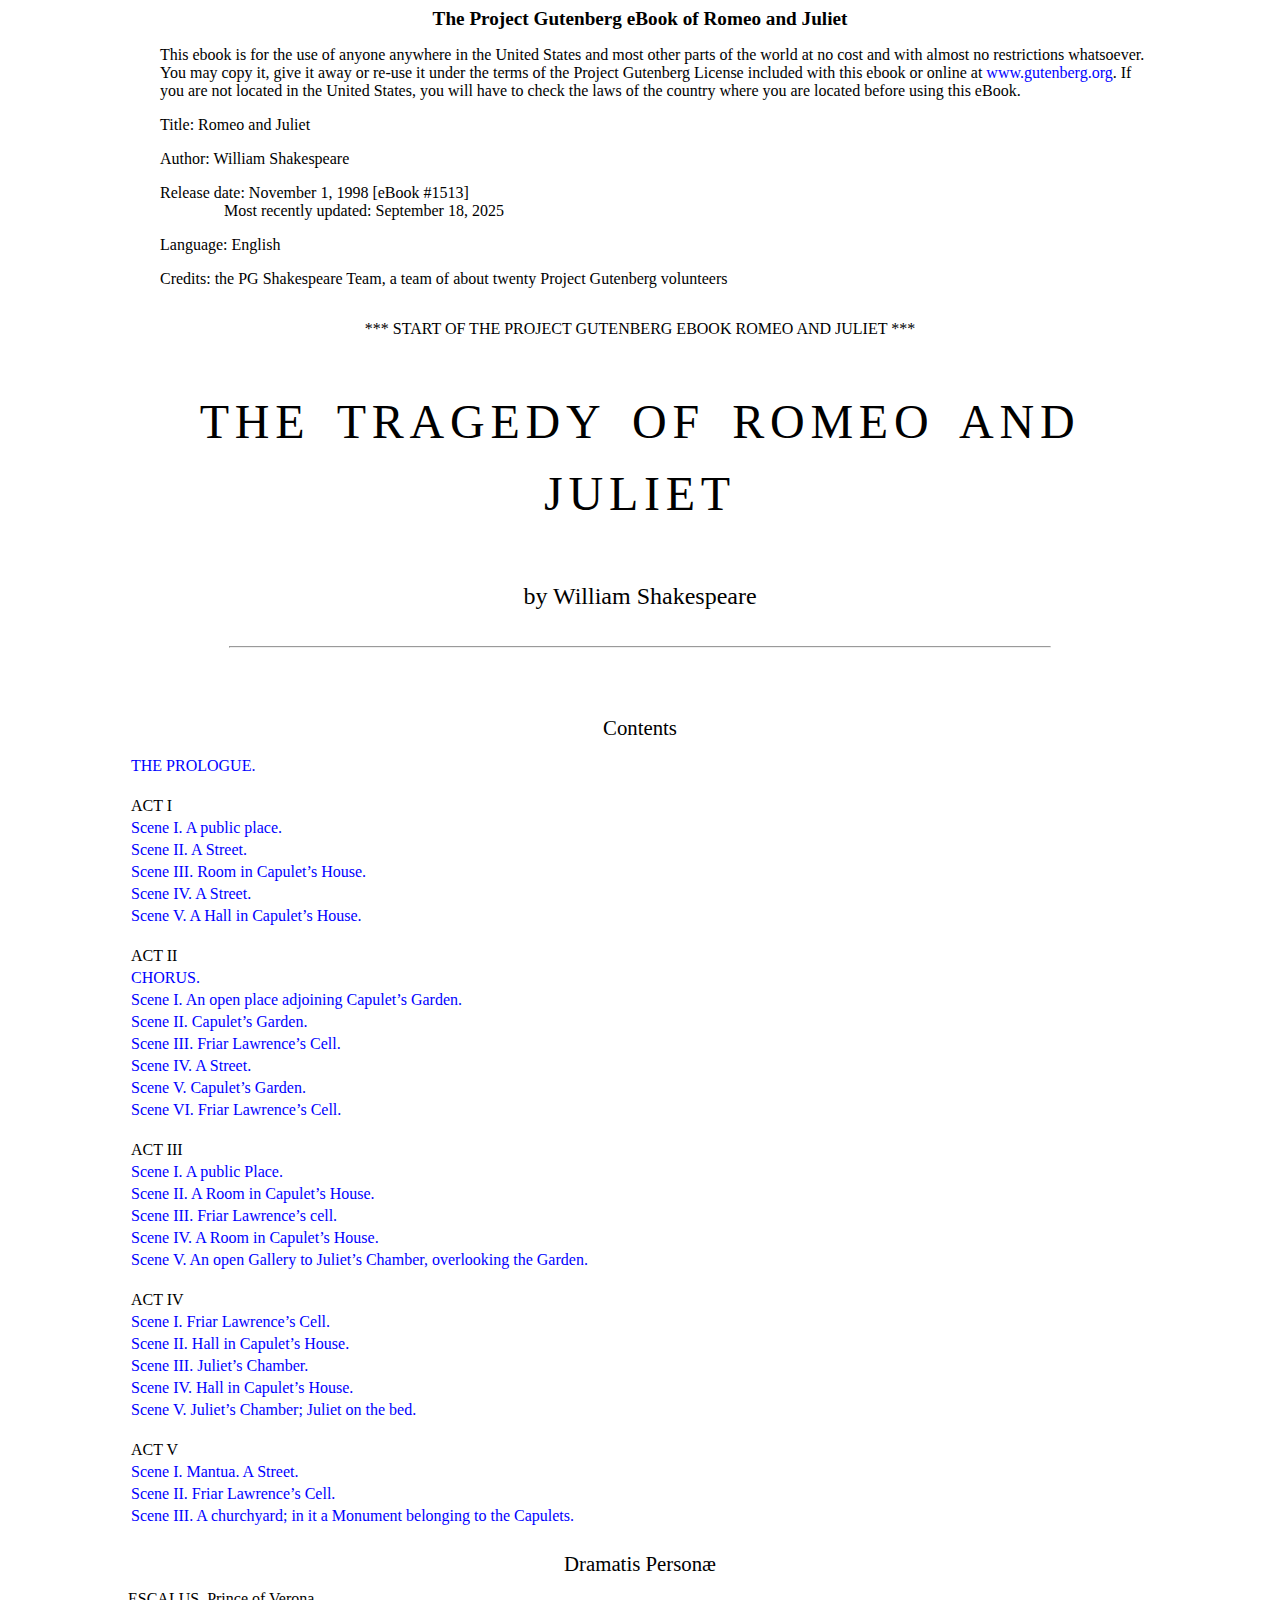
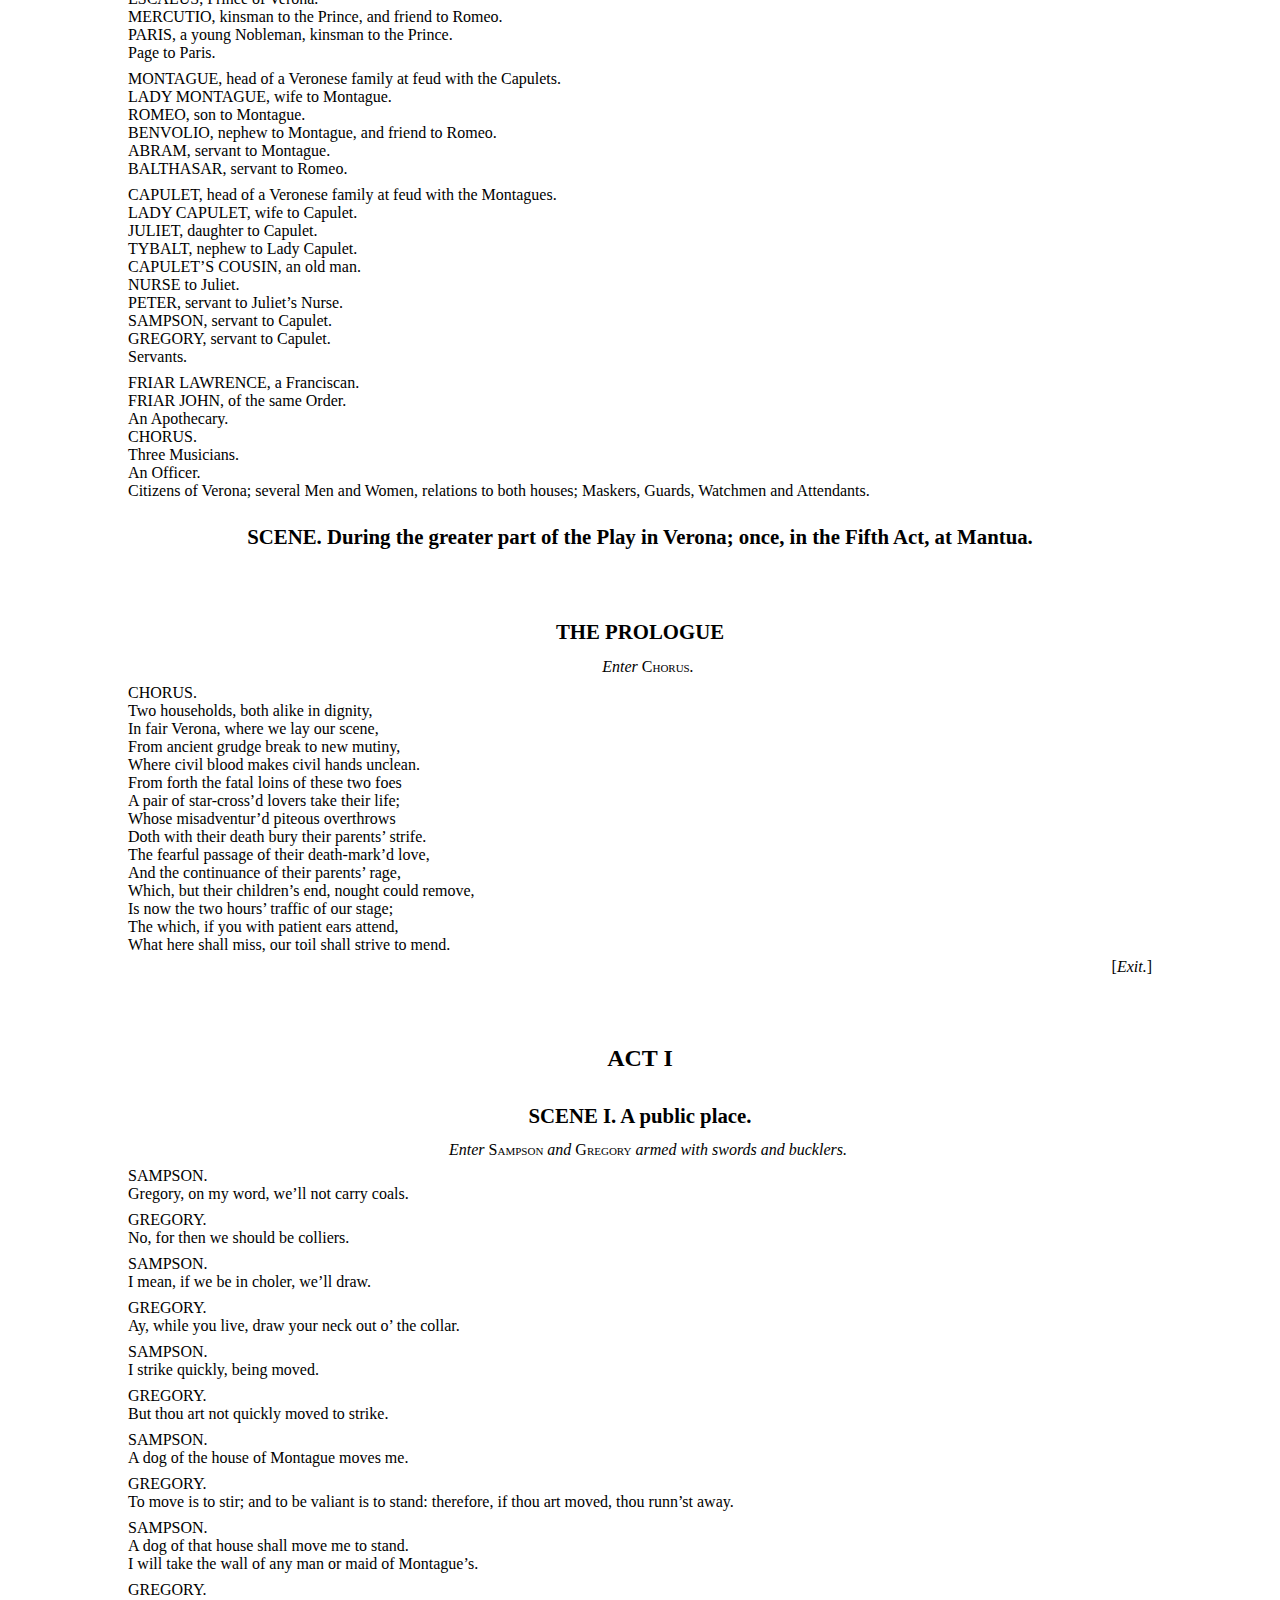
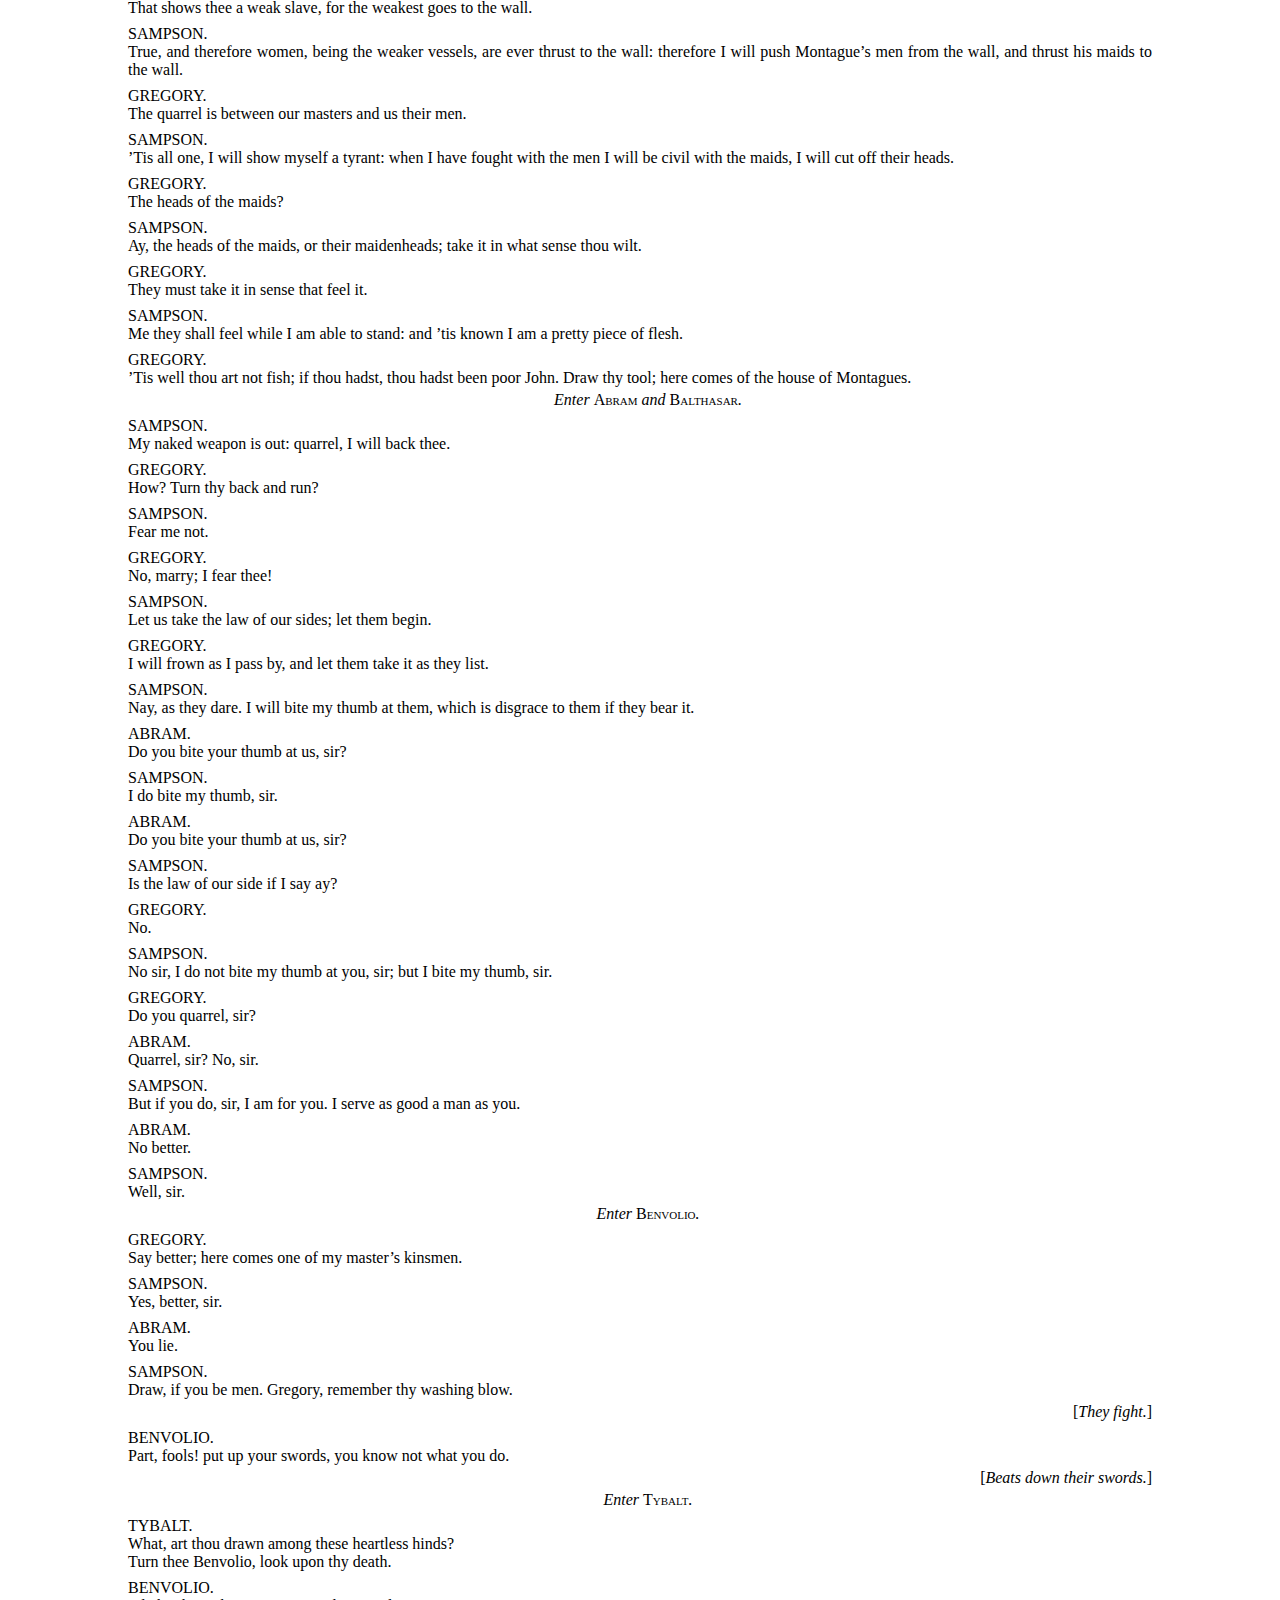
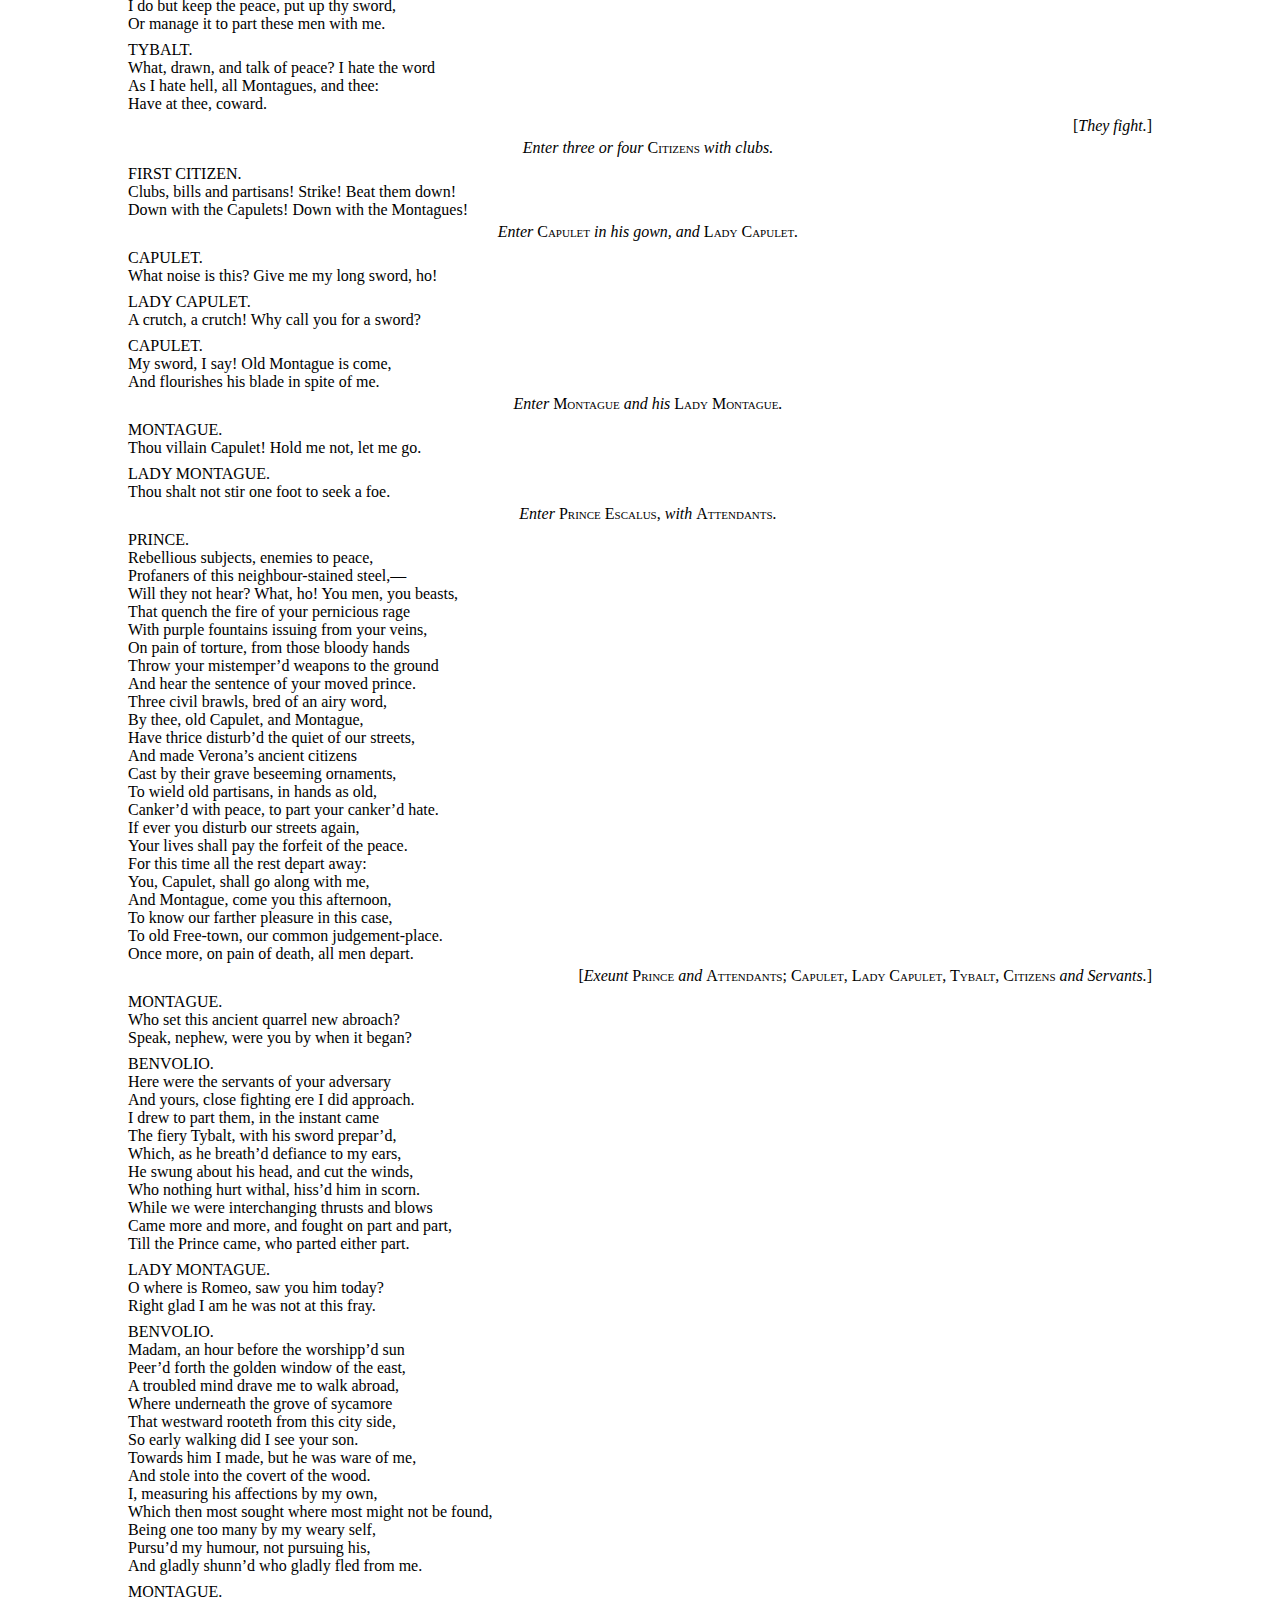
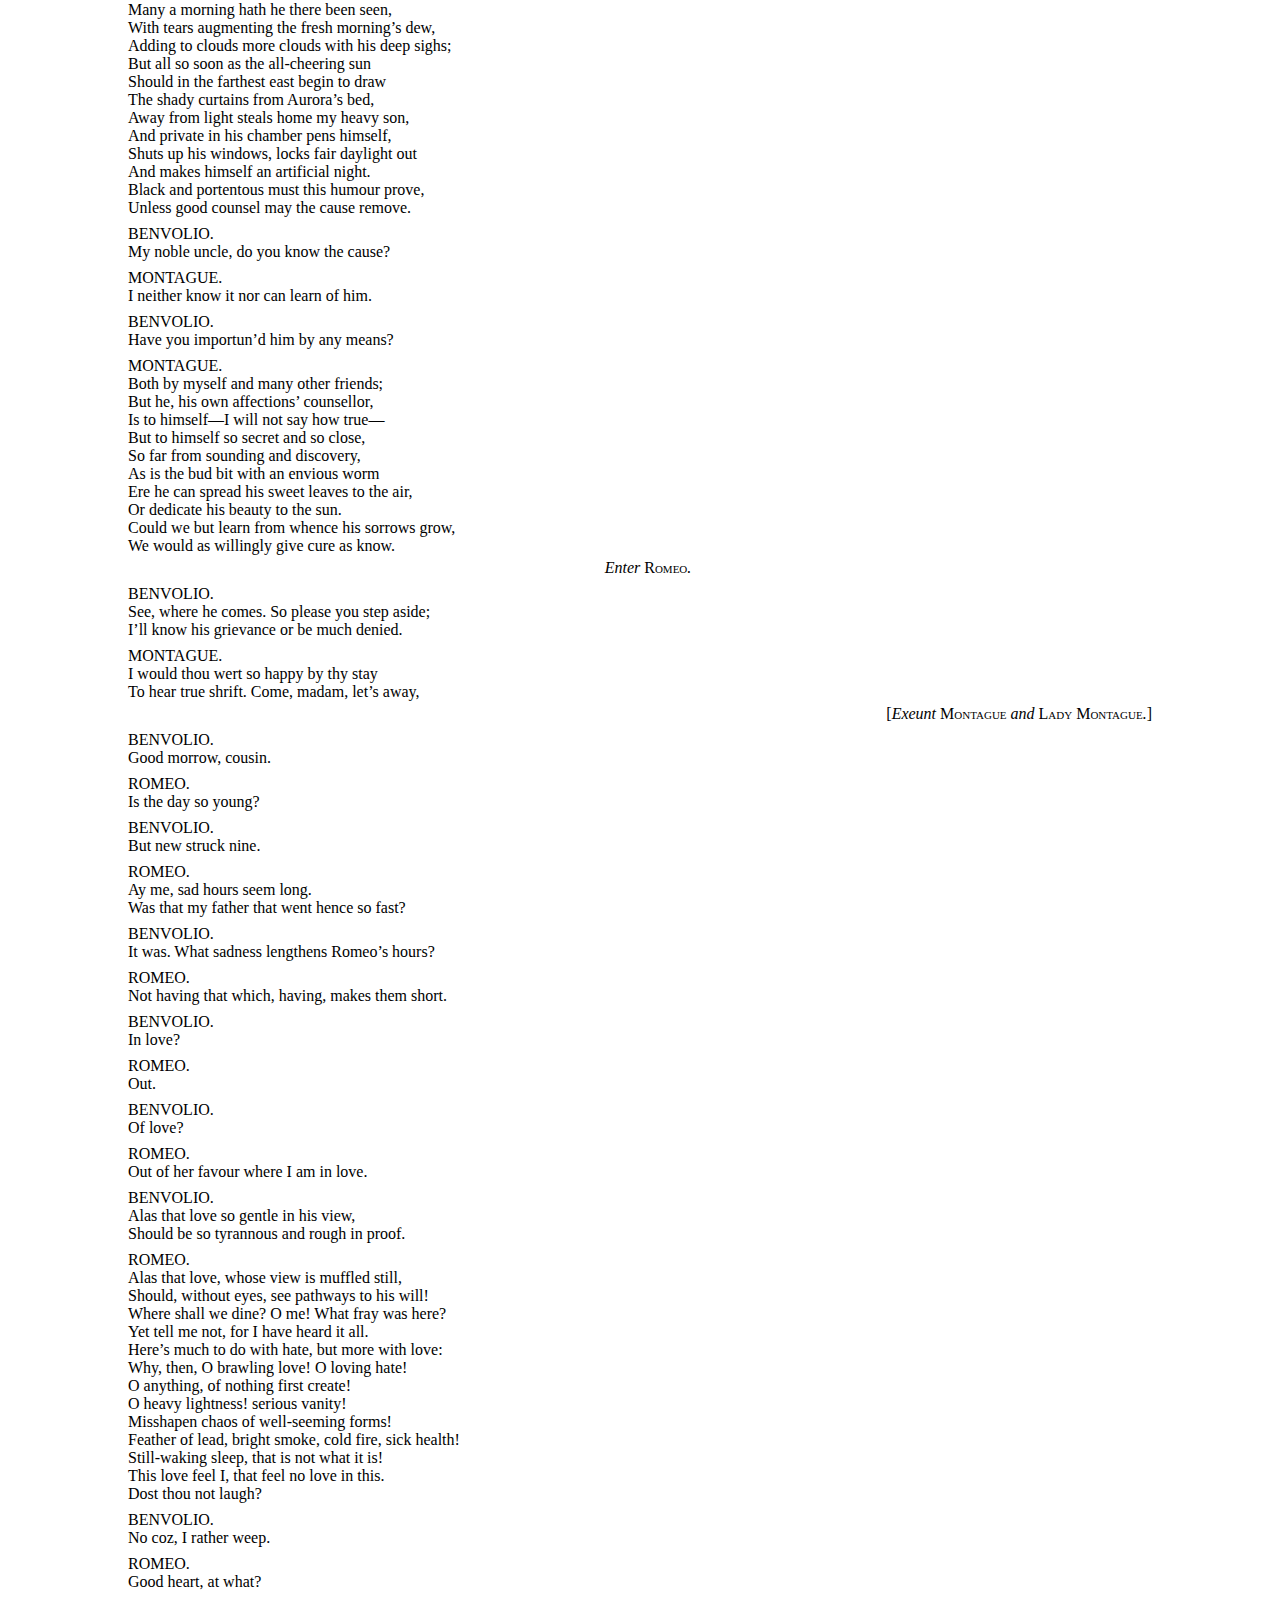
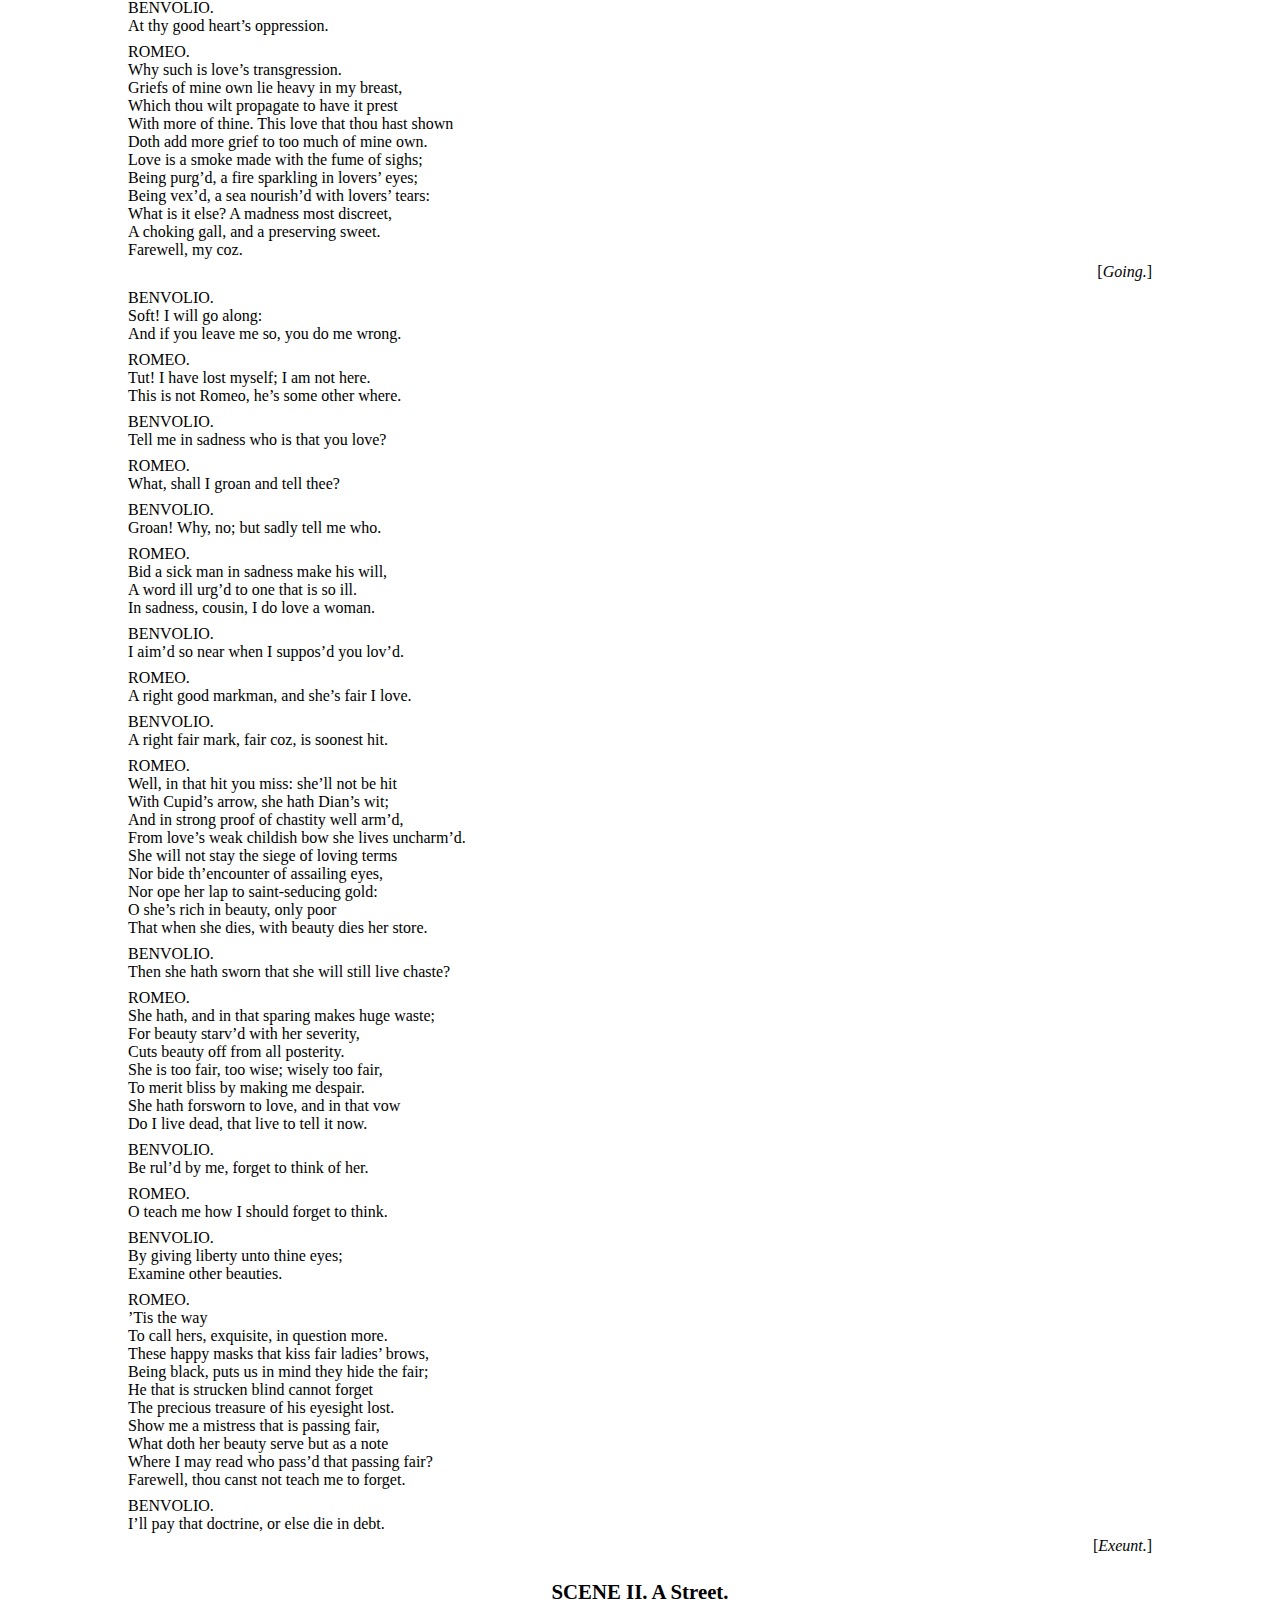
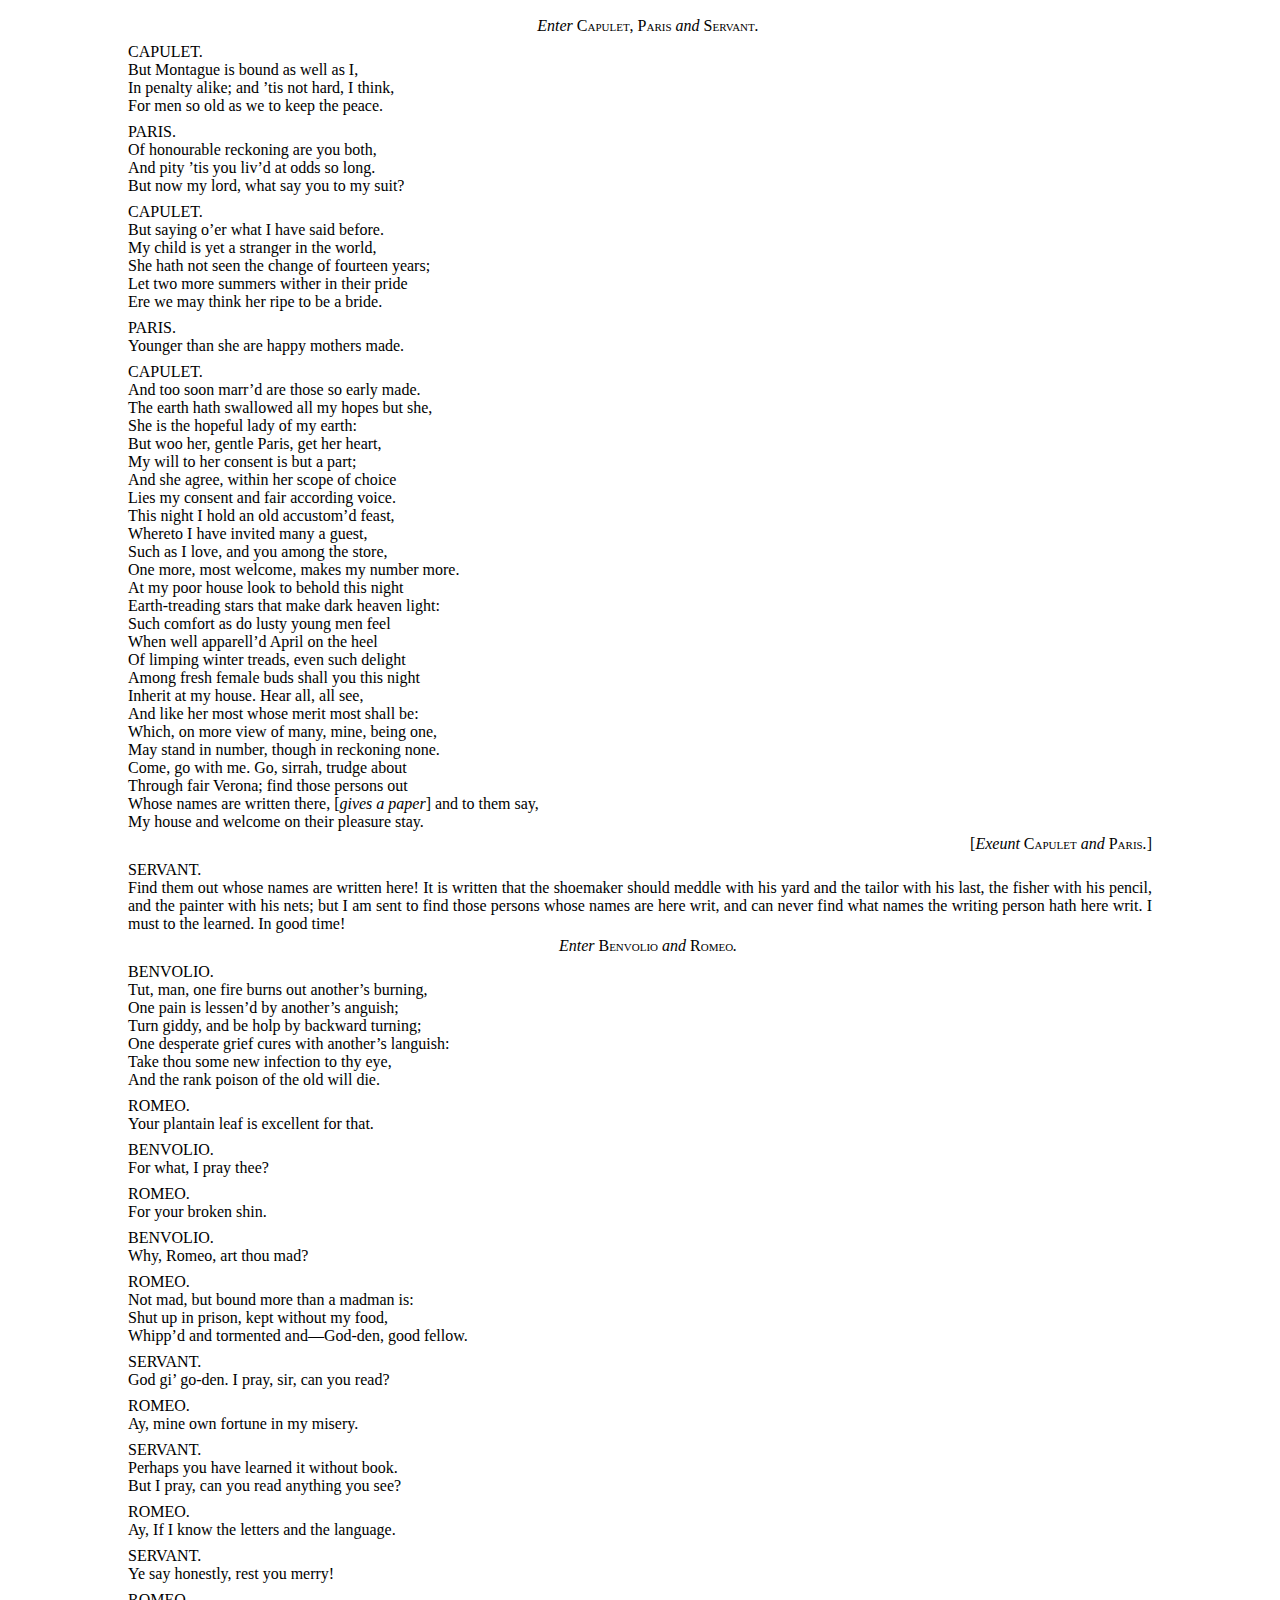
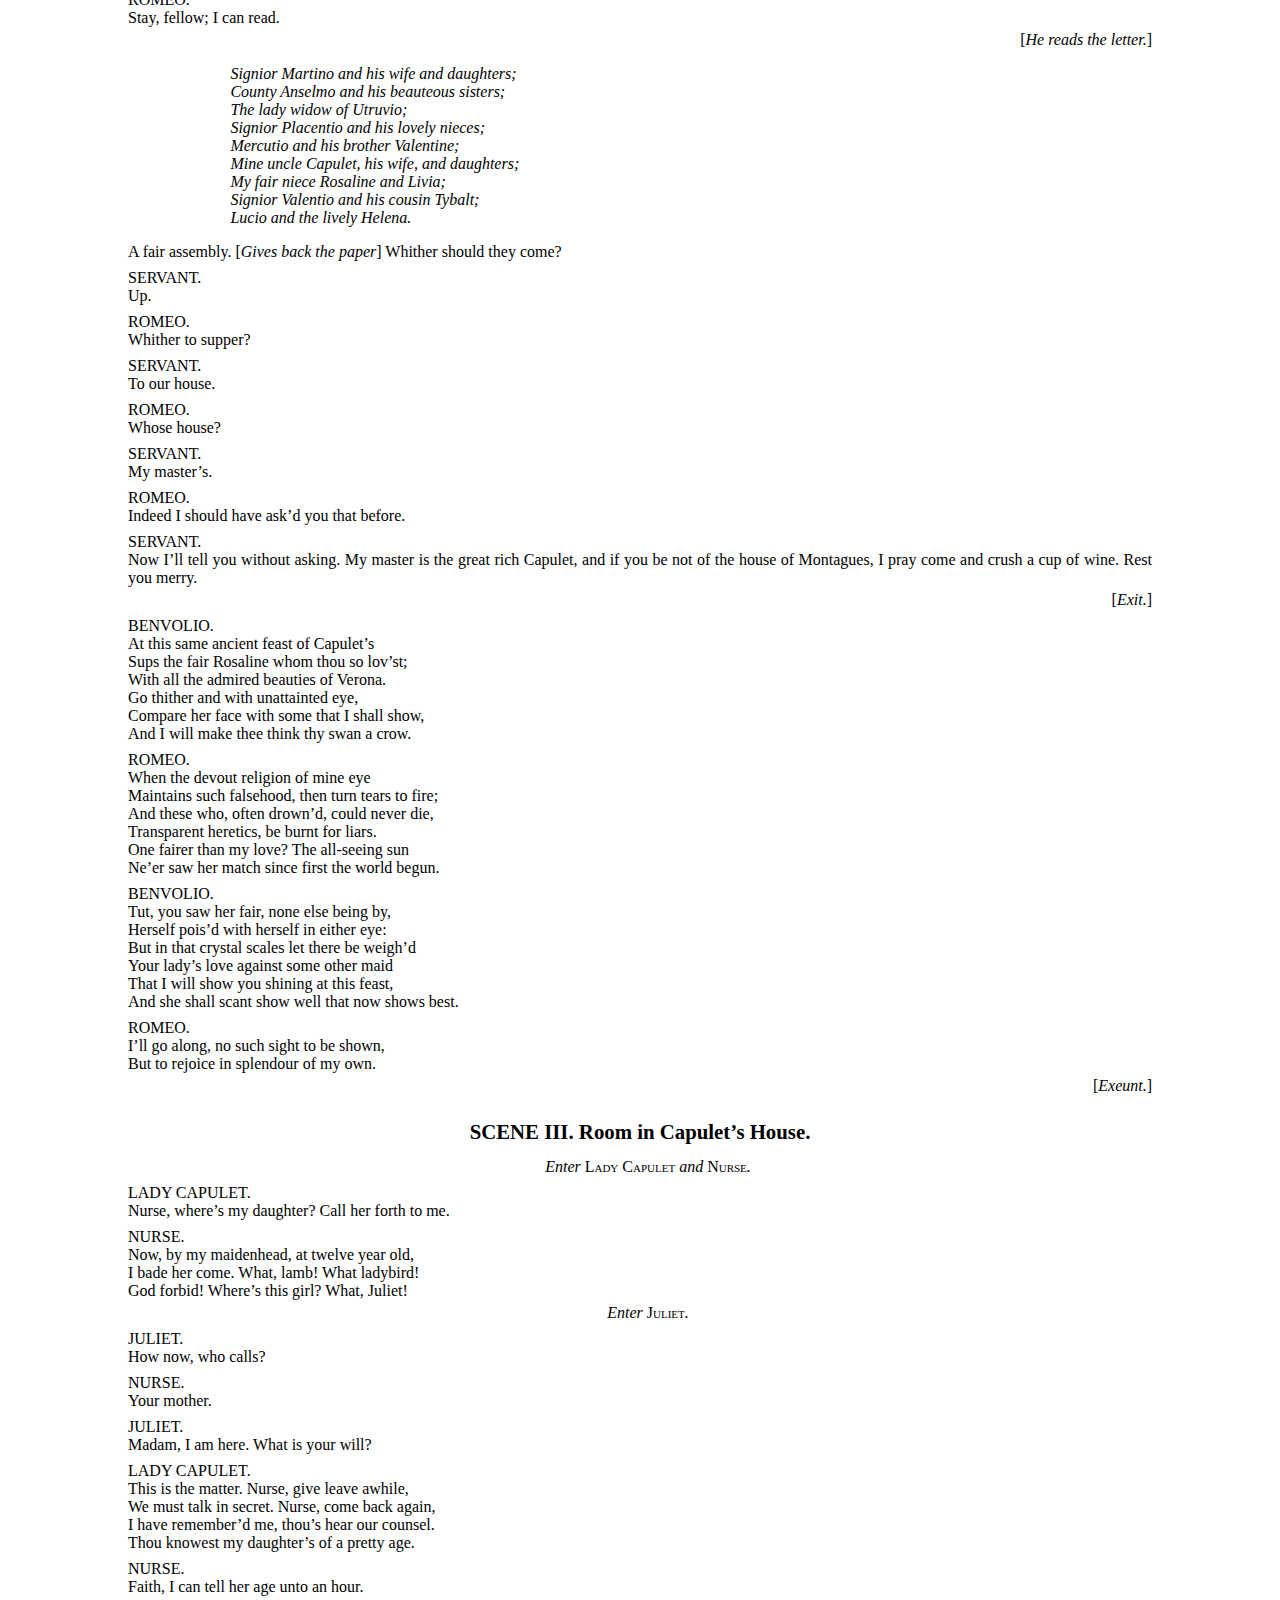
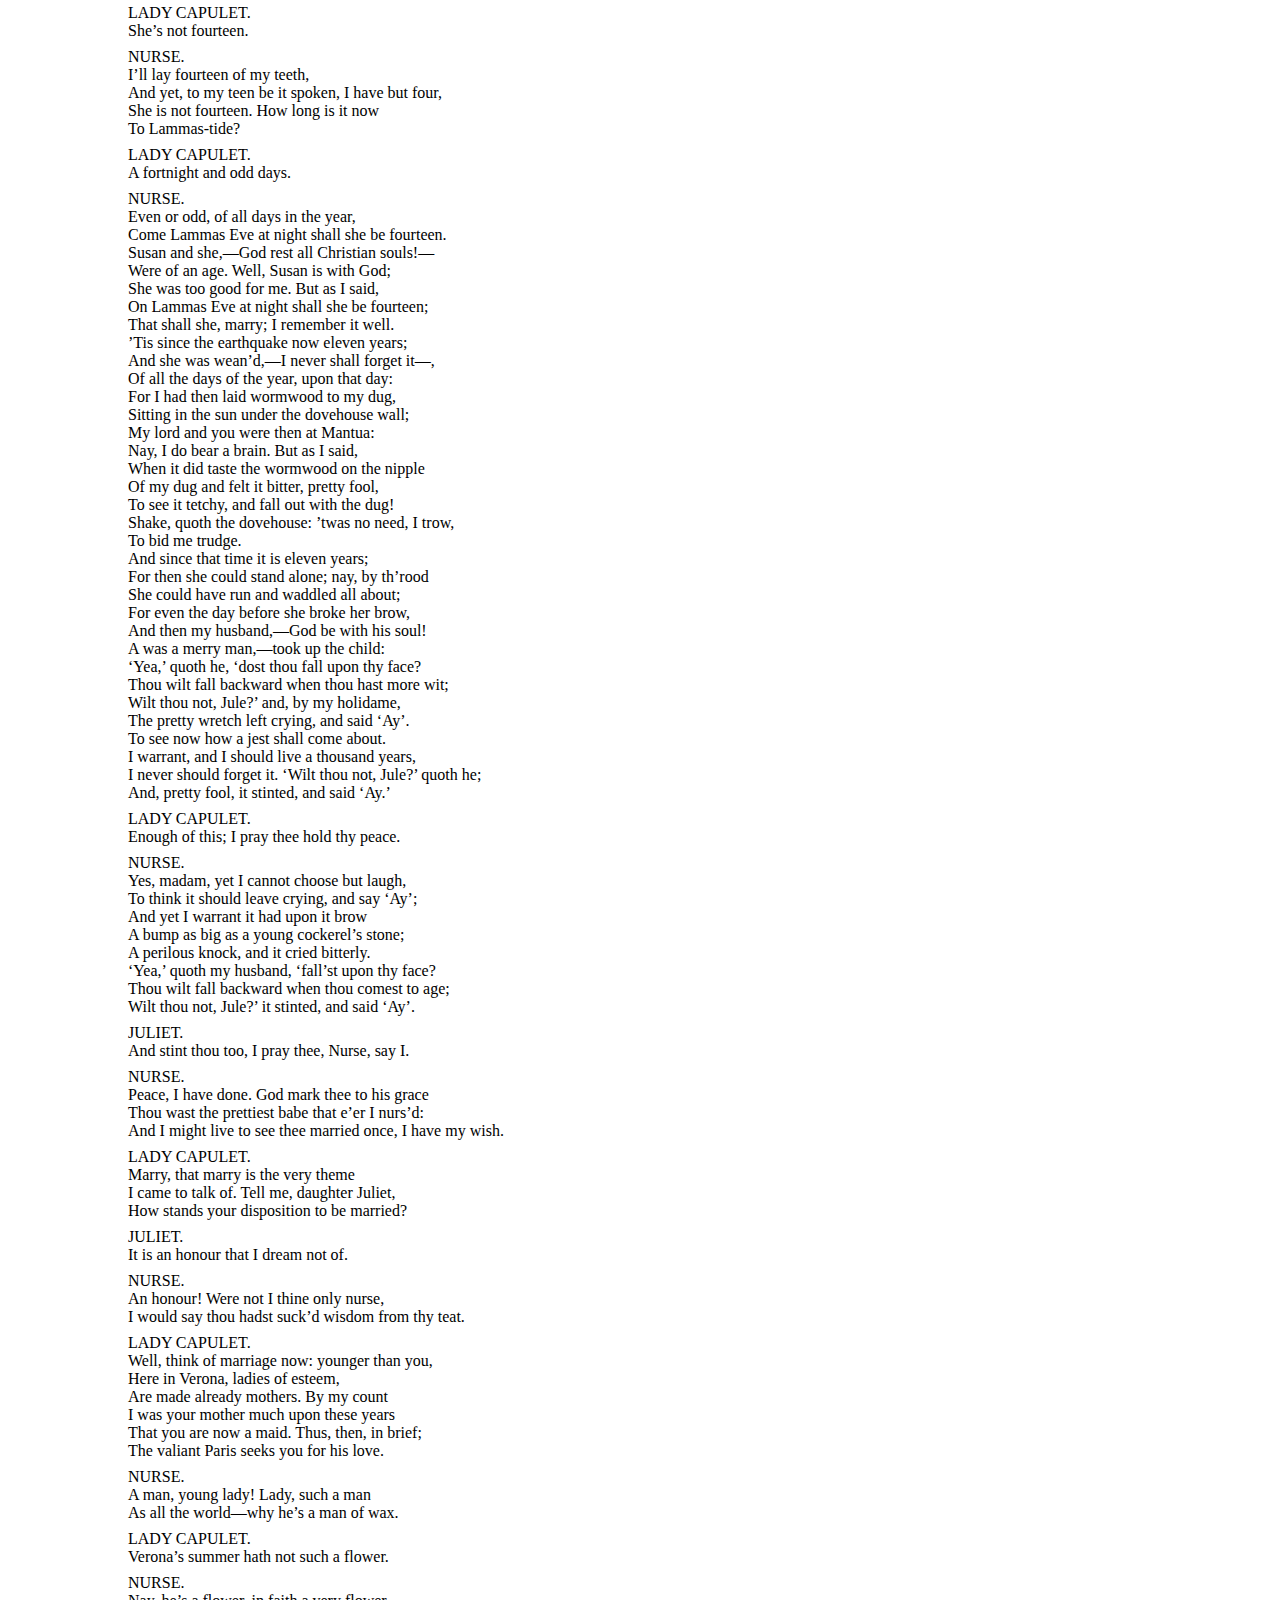
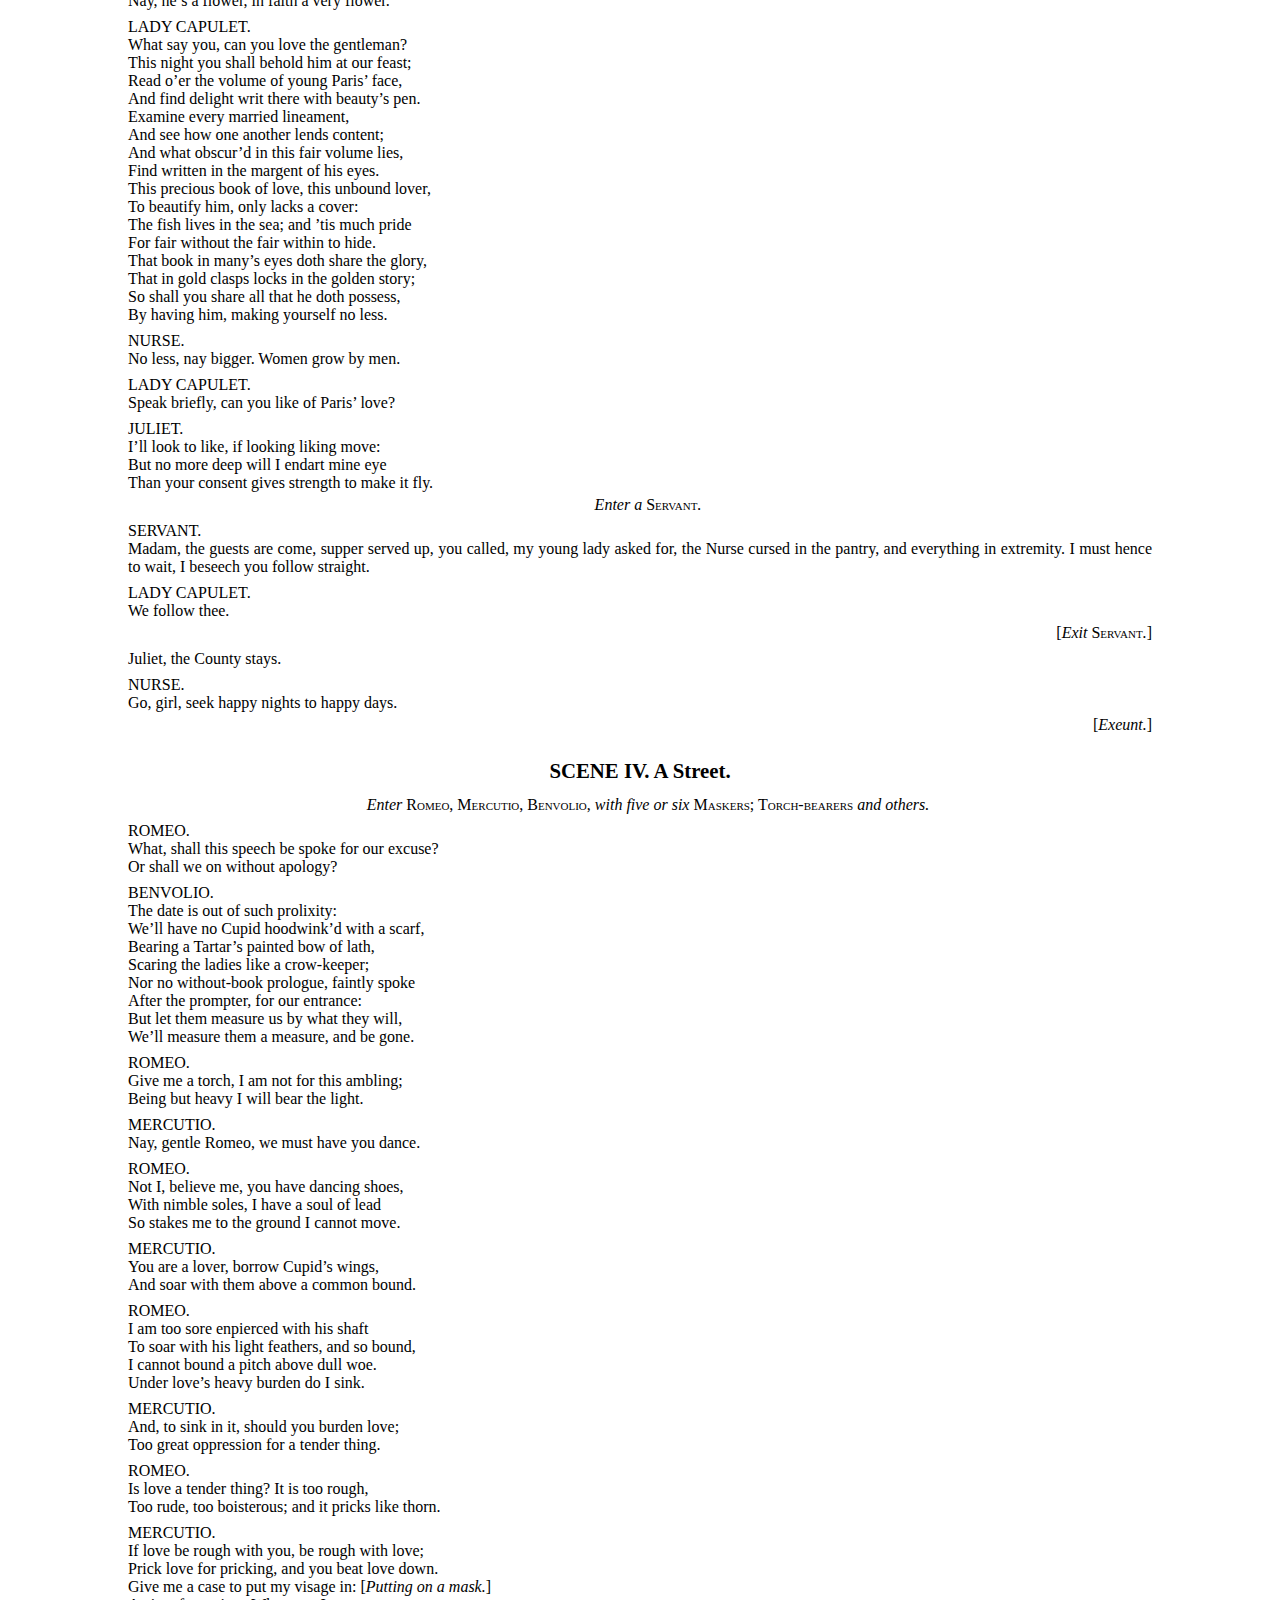
<file: books/Romeo and Juliet by William Shakespeare/pg1513-images.html>
<!DOCTYPE html>
<html lang="en"><head>
<meta charset="utf-8"><style>
#pg-header div, #pg-footer div {
    all: initial;
    display: block;
    margin-top: 1em;
    margin-bottom: 1em;
    margin-left: 2em;
}
#pg-footer div.agate {
    font-size: 90%;
    margin-top: 0;
    margin-bottom: 0;
    text-align: center;
}
#pg-footer li {
    all: initial;
    display: block;
    margin-top: 1em;
    margin-bottom: 1em;
    text-indent: -0.6em;
}
#pg-footer div.secthead {
    font-size: 110%;
    font-weight: bold;
}
#pg-footer #project-gutenberg-license {
    font-size: 110%;
    margin-top: 0;
    margin-bottom: 0;
    text-align: center;
}
#pg-header-heading {
    all: inherit;
    text-align: center;
    font-size: 120%;
    font-weight:bold;
}
#pg-footer-heading {
    all: inherit;
    text-align: center;
    font-size: 120%;
    font-weight: normal;
    margin-top: 0;
    margin-bottom: 0;
}
#pg-header #pg-machine-header p {
    text-indent: -4em;
    margin-left: 4em;
    margin-top: 1em;
    margin-bottom: 0;
    font-size: medium
}
#pg-header #pg-header-authlist {
    all: initial;
    margin-top: 0;
    margin-bottom: 0;
}
#pg-header #pg-machine-header strong {
    font-weight: normal;
}
#pg-header #pg-start-separator, #pg-footer #pg-end-separator {
    margin-bottom: 3em;
    margin-left: 0;
    margin-right: auto;
    margin-top: 2em;
    text-align: center
}

    .xhtml_center {text-align: center; display: block;}
    .xhtml_center table {
        display: table;
        text-align: left;
        margin-left: auto;
        margin-right: auto;
        }</style><title>Romeo and Juliet | Project Gutenberg</title>
<link href="images/cover.jpg" rel="icon" type="image/x-cover" id="id-566495457071318062">
<style>body {
    text-align: justify
    }
@media screen {
    body {
        margin-right: 10%;
        margin-left: 10%
        }
    }
.pagedjs_page_content > div {
    margin-right: 10%;
    margin-left: 10%
    }
h1, h2, h3, h4, h5 {
    text-align: center;
    font-style: normal;
    font-weight: normal;
    line-height: 1.5;
    margin-top: 0.5em;
    margin-bottom: 0.5em
    }
h1 {
    font-size: 300%;
    margin-top: 0.6em;
    margin-bottom: 0.6em;
    letter-spacing: 0.12em;
    word-spacing: 0.2em;
    text-indent: 0
    }
h2 {
    font-size: 150%;
    margin-top: 2em;
    margin-bottom: 1em
    }
h3 {
    font-size: 130%;
    margin-top: 1em
    }
h4 {
    font-size: 120%
    }
.no-break {
    page-break-before: avoid
    }
div.chapter {
    page-break-before: always;
    margin-top: 4em
    }
hr {
    width: 80%;
    margin-top: 2em;
    margin-bottom: 2em
    }
p {
    text-indent: 1em;
    margin-top: 0.25em;
    margin-bottom: 0.25em
    }
p.drama {
    text-indent: 0%;
    margin-top: 0.5em;
    margin-bottom: 0
    }
p.right {
    text-align: right
    }
p.letter {
    text-indent: 0%;
    margin-left: 10%;
    margin-right: 10%;
    margin-top: 1em;
    margin-bottom: 1em
    }
p.scenedesc {
    font-style: italic;
    text-align: center;
    margin-left: 1em;
    margin-right: 1em
    }
span.charname {
    font-variant: small-caps;
    font-style: normal
    }
div.fig {
    display: block;
    margin: 0 auto;
    text-align: center;
    margin-top: 1em;
    margin-bottom: 1em
    }
a:link {
    color: blue;
    text-decoration: none
    }
a:visited {
    color: blue;
    text-decoration: none
    }
a:hover {
    color: red
    }</style>
<link rel="schema.dc" href="http://purl.org/dc/elements/1.1/">
<link rel="schema.dcterms" href="http://purl.org/dc/terms/">
<meta name="dc.title" content="Romeo and Juliet">
<meta name="dc.language" content="en">
<meta name="dcterms.source" content="https://www.gutenberg.org/files/1513/1513-h/1513-h.htm">
<meta name="dcterms.modified" content="2025-09-19T00:01:00.584607+00:00">
<meta name="dc.rights" content="Public domain in the USA.">
<link rel="dcterms.isFormatOf" href="http://www.gutenberg.org/ebooks/1513">
<meta name="dc.creator" content="Shakespeare, William, 1564-1616">
<meta name="dc.subject" content="Vendetta -- Drama">
<meta name="dc.subject" content="Youth -- Drama">
<meta name="dc.subject" content="Verona (Italy) -- Drama">
<meta name="dc.subject" content="Juliet (Fictitious character) -- Drama">
<meta name="dc.subject" content="Romeo (Fictitious character) -- Drama">
<meta name="dc.subject" content="Conflict of generations -- Drama">
<meta name="dc.subject" content="Tragedies (Drama)">
<meta name="dcterms.created" content="1998-11-01">
<meta name="generator" content="Ebookmaker 0.13.8 by Project Gutenberg">
<meta property="og:title" content="Romeo and Juliet">
<meta property="og:type" content="Text">
<meta property="og:url" content="https://www.gutenberg.org/cache/epub/1513/pg1513-images.html">
<meta property="og:image" content="https://www.gutenberg.org/cache/epub/1513/pg1513.cover.medium.jpg">
</head>
<body><section class="pg-boilerplate pgheader" id="pg-header" lang="en"><h2 id="pg-header-heading" title="">The Project Gutenberg eBook of <span lang="en" id="pg-title-no-subtitle">Romeo and Juliet</span></h2>
    
<div>This ebook is for the use of anyone anywhere in the United States and
most other parts of the world at no cost and with almost no restrictions
whatsoever. You may copy it, give it away or re-use it under the terms
of the Project Gutenberg License included with this ebook or online
at <a class="reference external" href="https://www.gutenberg.org">www.gutenberg.org</a>. If you are not located in the United States,
you will have to check the laws of the country where you are located
before using this eBook.</div>

<div class="container" id="pg-machine-header"><p><strong>Title</strong>: Romeo and Juliet</p>
<div id="pg-header-authlist">
<p><strong>Author</strong>: William Shakespeare</p>
</div>
<p><strong>Release date</strong>: November 1, 1998 [eBook #1513]<br>
                Most recently updated: September 18, 2025</p>

<p><strong>Language</strong>: English</p>

<p><strong>Credits</strong>: the PG Shakespeare Team, a team of about twenty Project Gutenberg volunteers</p>

</div><div id="pg-start-separator">
<span>*** START OF THE PROJECT GUTENBERG EBOOK ROMEO AND JULIET ***</span>
</div></section><div></div>

<h1>THE TRAGEDY OF ROMEO AND JULIET</h1>

<h2 class="no-break">by William Shakespeare</h2>

<hr>

<div class="chapter">

<h3>Contents</h3>

<table>

<tbody><tr>
<td> <a href="#sceneI_30.0" class="pginternal">THE PROLOGUE.<br><br></a></td>
</tr>

<tr>
<td> ACT I</td>
</tr>

<tr>
<td> <a href="#sceneI_30.1" class="pginternal">Scene I. A public place.</a></td>
</tr>

<tr>
<td> <a href="#sceneI_30.2" class="pginternal">Scene II. A Street.</a></td>
</tr>

<tr>
<td> <a href="#sceneI_30.3" class="pginternal">Scene III. Room in Capulet’s House.</a></td>
</tr>

<tr>
<td> <a href="#sceneI_30.4" class="pginternal">Scene IV. A Street.</a></td>
</tr>

<tr>
<td> <a href="#sceneI_30.5" class="pginternal">Scene V. A Hall in Capulet’s House.<br><br></a></td>
</tr>

<tr>
<td> ACT II</td>
</tr>

<tr>
<td> <a href="#sceneII_30.0" class="pginternal">CHORUS.</a></td>
</tr>

<tr>
<td> <a href="#sceneII_30.1" class="pginternal">Scene I. An open place adjoining Capulet’s Garden.</a></td>
</tr>

<tr>
<td> <a href="#sceneII_30.2" class="pginternal">Scene II. Capulet’s Garden.</a></td>
</tr>

<tr>
<td> <a href="#sceneII_30.3" class="pginternal">Scene III. Friar Lawrence’s Cell.</a></td>
</tr>

<tr>
<td> <a href="#sceneII_30.4" class="pginternal">Scene IV. A Street.</a></td>
</tr>

<tr>
<td> <a href="#sceneII_30.5" class="pginternal">Scene V. Capulet’s Garden.</a></td>
</tr>

<tr>
<td> <a href="#sceneII_30.6" class="pginternal">Scene VI. Friar Lawrence’s Cell.<br><br></a></td>
</tr>

<tr>
<td> ACT III</td>
</tr>

<tr>
<td> <a href="#sceneIII_30.1" class="pginternal">Scene I. A public Place.</a></td>
</tr>

<tr>
<td> <a href="#sceneIII_30.2" class="pginternal">Scene II. A Room in Capulet’s House.</a></td>
</tr>

<tr>
<td> <a href="#sceneIII_30.3" class="pginternal">Scene III. Friar Lawrence’s cell.</a></td>
</tr>

<tr>
<td> <a href="#sceneIII_30.4" class="pginternal">Scene IV. A Room in Capulet’s House.</a></td>
</tr>

<tr>
<td> <a href="#sceneIII_30.5" class="pginternal">Scene V. An open Gallery to Juliet’s Chamber, overlooking the Garden.<br><br></a></td>
</tr>

<tr>
<td> ACT IV</td>
</tr>

<tr>
<td> <a href="#sceneIV_30.1" class="pginternal">Scene I. Friar Lawrence’s Cell.</a></td>
</tr>

<tr>
<td> <a href="#sceneIV_30.2" class="pginternal">Scene II. Hall in Capulet’s House.</a></td>
</tr>

<tr>
<td> <a href="#sceneIV_30.3" class="pginternal">Scene III. Juliet’s Chamber.</a></td>
</tr>

<tr>
<td> <a href="#sceneIV_30.4" class="pginternal">Scene IV. Hall in Capulet’s House.</a></td>
</tr>

<tr>
<td> <a href="#sceneIV_30.5" class="pginternal">Scene V. Juliet’s Chamber; Juliet on the bed.<br><br></a></td>
</tr>

<tr>
<td> ACT V</td>
</tr>

<tr>
<td> <a href="#sceneV_30.1" class="pginternal">Scene I. Mantua. A Street.</a></td>
</tr>

<tr>
<td> <a href="#sceneV_30.2" class="pginternal">Scene II. Friar Lawrence’s Cell.</a></td>
</tr>

<tr>
<td> <a href="#sceneV_30.3" class="pginternal">Scene III. A churchyard; in it a Monument belonging to the Capulets.</a></td>
</tr>

</tbody></table>

<h3> Dramatis Personæ </h3>

<p class="drama">
ESCALUS, Prince of Verona.<br>
MERCUTIO, kinsman to the Prince, and friend to Romeo.<br>
PARIS, a young Nobleman, kinsman to the Prince.<br>
Page to Paris.
</p>

<p class="drama">
MONTAGUE, head of a Veronese family at feud with the Capulets.<br>
LADY MONTAGUE, wife to Montague.<br>
ROMEO, son to Montague.<br>
BENVOLIO, nephew to Montague, and friend to Romeo.<br>
ABRAM, servant to Montague.<br>
BALTHASAR, servant to Romeo.
</p>

<p class="drama">
CAPULET, head of a Veronese family at feud with the Montagues.<br>
LADY CAPULET, wife to Capulet.<br>
JULIET, daughter to Capulet.<br>
TYBALT, nephew to Lady Capulet.<br>
CAPULET’S COUSIN, an old man.<br>
NURSE to Juliet.<br>
PETER, servant to Juliet’s Nurse.<br>
SAMPSON, servant to Capulet.<br>
GREGORY, servant to Capulet.<br>
Servants.
</p>

<p class="drama">
FRIAR LAWRENCE, a Franciscan.<br>
FRIAR JOHN, of the same Order.<br>
An Apothecary.<br>
CHORUS.<br>
Three Musicians.<br>
An Officer.<br>
Citizens of Verona; several Men and Women, relations to both
houses; Maskers, Guards, Watchmen and Attendants.
</p>

<h3> <b>SCENE. During the greater part of the Play in Verona; once, in
the Fifth Act, at Mantua.</b></h3>

</div><!--end chapter-->

<div class="chapter">

<h3> <a id="sceneI_30.0"></a><b>THE PROLOGUE</b></h3>

<p class="scenedesc">Enter <span class="charname">Chorus</span>.</p>

<p class="drama">
CHORUS.<br>
Two households, both alike in dignity,<br>
In fair Verona, where we lay our scene,<br>
From ancient grudge break to new mutiny,<br>
Where civil blood makes civil hands unclean.<br>
From forth the fatal loins of these two foes<br>
A pair of star-cross’d lovers take their life;<br>
Whose misadventur’d piteous overthrows<br>
Doth with their death bury their parents’ strife.<br>
The fearful passage of their death-mark’d love,<br>
And the continuance of their parents’ rage,<br>
Which, but their children’s end, nought could remove,<br>
Is now the two hours’ traffic of our stage;<br>
The which, if you with patient ears attend,<br>
What here shall miss, our toil shall strive to mend.
</p>

<p class="right">[<i>Exit.</i>]</p>

</div><!--end chapter-->

<div class="chapter">

<h2> <a id="sceneI_30.1"></a><b>ACT I</b></h2>

<h3> <b>SCENE I. A public place.</b></h3>

<p class="scenedesc">Enter <span class="charname">Sampson</span> and
<span class="charname">Gregory</span> armed with swords and bucklers.</p>

<p class="drama">
SAMPSON.<br>
Gregory, on my word, we’ll not carry coals.
</p>

<p class="drama">
GREGORY.<br>
No, for then we should be colliers.
</p>

<p class="drama">
SAMPSON.<br>
I mean, if we be in choler, we’ll draw.
</p>

<p class="drama">
GREGORY.<br>
Ay, while you live, draw your neck out o’ the collar.
</p>

<p class="drama">
SAMPSON.<br>
I strike quickly, being moved.
</p>

<p class="drama">
GREGORY.<br>
But thou art not quickly moved to strike.
</p>

<p class="drama">
SAMPSON.<br>
A dog of the house of Montague moves me.
</p>

<p class="drama">
GREGORY.<br>
To move is to stir; and to be valiant is to stand:
therefore, if thou art moved, thou runn’st away.
</p>

<p class="drama">
SAMPSON.<br>
A dog of that house shall move me to stand.<br>
I will take the wall of any man or maid of Montague’s.
</p>

<p class="drama">
GREGORY.<br>
That shows thee a weak slave, for the weakest goes to the wall.
</p>

<p class="drama">
SAMPSON.<br>
True, and therefore women, being the weaker vessels,
are ever thrust to the wall: therefore I will push Montague’s men
from the wall, and thrust his maids to the wall.
</p>

<p class="drama">
GREGORY.<br>
The quarrel is between our masters and us their men.
</p>

<p class="drama">
SAMPSON.<br>
’Tis all one, I will show myself a tyrant: when I have fought
with the men I will be civil with the maids, I will cut off their heads.
</p>

<p class="drama">
GREGORY.<br>
The heads of the maids?
</p>

<p class="drama">
SAMPSON.<br>
Ay, the heads of the maids, or their maidenheads; take it in what sense
thou wilt.
</p>

<p class="drama">
GREGORY.<br>
They must take it in sense that feel it.
</p>

<p class="drama">
SAMPSON.<br>
Me they shall feel while I am able to stand:
and ’tis known I am a pretty piece of flesh.
</p>

<p class="drama">
GREGORY.<br>
’Tis well thou art not fish; if thou hadst, thou hadst been poor
John. Draw thy tool; here comes of the house of Montagues.
</p>

<p class="scenedesc">Enter <span class="charname">Abram</span> and
<span class="charname">Balthasar</span>.</p>

<p class="drama">
SAMPSON.<br>
My naked weapon is out: quarrel, I will back thee.
</p>

<p class="drama">
GREGORY.<br>
How? Turn thy back and run?
</p>

<p class="drama">
SAMPSON.<br>
Fear me not.
</p>

<p class="drama">
GREGORY.<br>
No, marry; I fear thee!
</p>

<p class="drama">
SAMPSON.<br>
Let us take the law of our sides; let them begin.
</p>

<p class="drama">
GREGORY.<br>
I will frown as I pass by, and let them take it as they
list.</p>

<p class="drama">
SAMPSON.<br>
Nay, as they dare. I will bite my thumb at them, which is
disgrace to them if they bear it.
</p>

<p class="drama">
ABRAM.<br>
Do you bite your thumb at us, sir?
</p>

<p class="drama">
SAMPSON.<br>
I do bite my thumb, sir.
</p>

<p class="drama">
ABRAM.<br>
Do you bite your thumb at us, sir?
</p>

<p class="drama">
SAMPSON.<br>
Is the law of our side if I say ay?
</p>

<p class="drama">
GREGORY.<br>
No.
</p>

<p class="drama">
SAMPSON.<br>
No sir, I do not bite my thumb at you, sir; but I bite my
thumb, sir.</p>

<p class="drama">
GREGORY.<br>
Do you quarrel, sir?
</p>

<p class="drama">
ABRAM.<br>
Quarrel, sir? No, sir.
</p>

<p class="drama">
SAMPSON.<br>
But if you do, sir, I am for you. I serve as good a man as
you.</p>

<p class="drama">
ABRAM.<br>
No better.
</p>

<p class="drama">
SAMPSON.<br>
Well, sir.
</p>

<p class="scenedesc">Enter <span class="charname">Benvolio</span>.</p>

<p class="drama">
GREGORY.<br>
Say better; here comes one of my master’s kinsmen.
</p>

<p class="drama">
SAMPSON.<br>
Yes, better, sir.
</p>

<p class="drama">
ABRAM.<br>
You lie.
</p>

<p class="drama">
SAMPSON.<br>
Draw, if you be men. Gregory, remember thy washing blow.
</p>

<p class="right">[<i>They fight.</i>]</p>

<p class="drama">
BENVOLIO.<br>
Part, fools! put up your swords, you know not what you do.
</p>

<p class="right">[<i>Beats down their swords.</i>]</p>

<p class="scenedesc">Enter <span class="charname">Tybalt</span>.</p>

<p class="drama">
TYBALT.<br>
What, art thou drawn among these heartless hinds?<br>
Turn thee Benvolio, look upon thy death.
</p>

<p class="drama">
BENVOLIO.<br>
I do but keep the peace, put up thy sword,<br>
Or manage it to part these men with me.
</p>

<p class="drama">
TYBALT.<br>
What, drawn, and talk of peace? I hate the word<br>
As I hate hell, all Montagues, and thee:<br>
Have at thee, coward.
</p>

<p class="right">[<i>They fight.</i>]</p>

<p class="scenedesc">Enter three or four <span class="charname">Citizens</span>
with clubs.</p>

<p class="drama">
FIRST CITIZEN.<br>
Clubs, bills and partisans! Strike! Beat them down!<br>
Down with the Capulets! Down with the Montagues!
</p>

<p class="scenedesc">Enter <span class="charname">Capulet</span> in his gown,
and <span class="charname">Lady Capulet</span>.</p>

<p class="drama">
CAPULET.<br>
What noise is this? Give me my long sword, ho!
</p>

<p class="drama">
LADY CAPULET.<br>
A crutch, a crutch! Why call you for a sword?
</p>

<p class="drama">
CAPULET.<br>
My sword, I say! Old Montague is come,<br>
And flourishes his blade in spite of me.
</p>

<p class="scenedesc">Enter <span class="charname">Montague</span> and his
<span class="charname">Lady Montague</span>.</p>

<p class="drama">
MONTAGUE.<br>
Thou villain Capulet! Hold me not, let me go.
</p>

<p class="drama">
LADY MONTAGUE.<br>
Thou shalt not stir one foot to seek a foe.
</p>

<p class="scenedesc">Enter <span class="charname">Prince Escalus,</span> with
<span class="charname">Attendants</span>.</p>

<p class="drama">
PRINCE.<br>
Rebellious subjects, enemies to peace,<br>
Profaners of this neighbour-stained steel,—<br>
Will they not hear? What, ho! You men, you beasts,<br>
That quench the fire of your pernicious rage<br>
With purple fountains issuing from your veins,<br>
On pain of torture, from those bloody hands<br>
Throw your mistemper’d weapons to the ground<br>
And hear the sentence of your moved prince.<br>
Three civil brawls, bred of an airy word,<br>
By thee, old Capulet, and Montague,<br>
Have thrice disturb’d the quiet of our streets,<br>
And made Verona’s ancient citizens<br>
Cast by their grave beseeming ornaments,<br>
To wield old partisans, in hands as old,<br>
Canker’d with peace, to part your canker’d hate.<br>
If ever you disturb our streets again,<br>
Your lives shall pay the forfeit of the peace.<br>
For this time all the rest depart away:<br>
You, Capulet, shall go along with me,<br>
And Montague, come you this afternoon,<br>
To know our farther pleasure in this case,<br>
To old Free-town, our common judgement-place.<br>
Once more, on pain of death, all men depart.
</p>

<p class="right">[<i>Exeunt <span class="charname">Prince</span> and
<span class="charname">Attendants; Capulet, Lady Capulet, Tybalt,
Citizens</span> and Servants.</i>]</p>

<p class="drama">
MONTAGUE.<br>
Who set this ancient quarrel new abroach?<br>
Speak, nephew, were you by when it began?
</p>

<p class="drama">
BENVOLIO.<br>
Here were the servants of your adversary<br>
And yours, close fighting ere I did approach.<br>
I drew to part them, in the instant came<br>
The fiery Tybalt, with his sword prepar’d,<br>
Which, as he breath’d defiance to my ears,<br>
He swung about his head, and cut the winds,<br>
Who nothing hurt withal, hiss’d him in scorn.<br>
While we were interchanging thrusts and blows<br>
Came more and more, and fought on part and part,<br>
Till the Prince came, who parted either part.
</p>

<p class="drama">
LADY MONTAGUE.<br>
O where is Romeo, saw you him today?<br>
Right glad I am he was not at this fray.
</p>

<p class="drama">
BENVOLIO.<br>
Madam, an hour before the worshipp’d sun<br>
Peer’d forth the golden window of the east,<br>
A troubled mind drave me to walk abroad,<br>
Where underneath the grove of sycamore<br>
That westward rooteth from this city side,<br>
So early walking did I see your son.<br>
Towards him I made, but he was ware of me,<br>
And stole into the covert of the wood.<br>
I, measuring his affections by my own,<br>
Which then most sought where most might not be found,<br>
Being one too many by my weary self,<br>
Pursu’d my humour, not pursuing his,<br>
And gladly shunn’d who gladly fled from me.
</p>

<p class="drama">
MONTAGUE.<br>
Many a morning hath he there been seen,<br>
With tears augmenting the fresh morning’s dew,<br>
Adding to clouds more clouds with his deep sighs;<br>
But all so soon as the all-cheering sun<br>
Should in the farthest east begin to draw<br>
The shady curtains from Aurora’s bed,<br>
Away from light steals home my heavy son,<br>
And private in his chamber pens himself,<br>
Shuts up his windows, locks fair daylight out<br>
And makes himself an artificial night.<br>
Black and portentous must this humour prove,<br>
Unless good counsel may the cause remove.
</p>

<p class="drama">
BENVOLIO.<br>
My noble uncle, do you know the cause?
</p>

<p class="drama">
MONTAGUE.<br>
I neither know it nor can learn of him.
</p>

<p class="drama">
BENVOLIO.<br>
Have you importun’d him by any means?
</p>

<p class="drama">
MONTAGUE.<br>
Both by myself and many other friends;<br>
But he, his own affections’ counsellor,<br>
Is to himself—I will not say how true—<br>
But to himself so secret and so close,<br>
So far from sounding and discovery,<br>
As is the bud bit with an envious worm<br>
Ere he can spread his sweet leaves to the air,<br>
Or dedicate his beauty to the sun.<br>
Could we but learn from whence his sorrows grow,<br>
We would as willingly give cure as know.
</p>

<p class="scenedesc">Enter <span class="charname">Romeo</span>.</p>

<p class="drama">
BENVOLIO.<br>
See, where he comes. So please you step aside;<br>
I’ll know his grievance or be much denied.
</p>

<p class="drama">
MONTAGUE.<br>
I would thou wert so happy by thy stay<br>
To hear true shrift. Come, madam, let’s away,
</p>

<p class="right">[<i>Exeunt <span class="charname">Montague</span> and
<span class="charname">Lady Montague</span>.</i>]</p>

<p class="drama">
BENVOLIO.<br>
Good morrow, cousin.
</p>

<p class="drama">
ROMEO.<br>
Is the day so young?
</p>

<p class="drama">
BENVOLIO.<br>
But new struck nine.
</p>

<p class="drama">
ROMEO.<br>
Ay me, sad hours seem long.<br>
Was that my father that went hence so fast?
</p>

<p class="drama">
BENVOLIO.<br>
It was. What sadness lengthens Romeo’s hours?
</p>

<p class="drama">
ROMEO.<br>
Not having that which, having, makes them short.
</p>

<p class="drama">
BENVOLIO.<br>
In love?
</p>

<p class="drama">
ROMEO.<br>
Out.
</p>

<p class="drama">
BENVOLIO.<br>
Of love?
</p>

<p class="drama">
ROMEO.<br>
Out of her favour where I am in love.
</p>

<p class="drama">
BENVOLIO.<br>
Alas that love so gentle in his view,<br>
Should be so tyrannous and rough in proof.
</p>

<p class="drama">
ROMEO.<br>
Alas that love, whose view is muffled still,<br>
Should, without eyes, see pathways to his will!<br>
Where shall we dine? O me! What fray was here?<br>
Yet tell me not, for I have heard it all.<br>
Here’s much to do with hate, but more with love:<br>
Why, then, O brawling love! O loving hate!<br>
O anything, of nothing first create!<br>
O heavy lightness! serious vanity!<br>
Misshapen chaos of well-seeming forms!<br>
Feather of lead, bright smoke, cold fire, sick health!<br>
Still-waking sleep, that is not what it is!<br>
This love feel I, that feel no love in this.<br>
Dost thou not laugh?
</p>

<p class="drama">
BENVOLIO.<br>
No coz, I rather weep.
</p>

<p class="drama">
ROMEO.<br>
Good heart, at what?
</p>

<p class="drama">
BENVOLIO.<br>
At thy good heart’s oppression.
</p>

<p class="drama">
ROMEO.<br>
Why such is love’s transgression.<br>
Griefs of mine own lie heavy in my breast,<br>
Which thou wilt propagate to have it prest<br>
With more of thine. This love that thou hast shown<br>
Doth add more grief to too much of mine own.<br>
Love is a smoke made with the fume of sighs;<br>
Being purg’d, a fire sparkling in lovers’ eyes;<br>
Being vex’d, a sea nourish’d with lovers’ tears:<br>
What is it else? A madness most discreet,<br>
A choking gall, and a preserving sweet.<br>
Farewell, my coz.
</p>

<p class="right">[<i>Going.</i>]</p>

<p class="drama">
BENVOLIO.<br>
Soft! I will go along:<br>
And if you leave me so, you do me wrong.
</p>

<p class="drama">
ROMEO.<br>
Tut! I have lost myself; I am not here.<br>
This is not Romeo, he’s some other where.
</p>

<p class="drama">
BENVOLIO.<br>
Tell me in sadness who is that you love?
</p>

<p class="drama">
ROMEO.<br>
What, shall I groan and tell thee?
</p>

<p class="drama">
BENVOLIO.<br>
Groan! Why, no; but sadly tell me who.
</p>

<p class="drama">
ROMEO.<br>
Bid a sick man in sadness make his will,<br>
A word ill urg’d to one that is so ill.<br>
In sadness, cousin, I do love a woman.
</p>

<p class="drama">
BENVOLIO.<br>
I aim’d so near when I suppos’d you lov’d.
</p>

<p class="drama">
ROMEO.<br>
A right good markman, and she’s fair I love.
</p>

<p class="drama">
BENVOLIO.<br>
A right fair mark, fair coz, is soonest hit.
</p>

<p class="drama">
ROMEO.<br>
Well, in that hit you miss: she’ll not be hit<br>
With Cupid’s arrow, she hath Dian’s wit;<br>
And in strong proof of chastity well arm’d,<br>
From love’s weak childish bow she lives uncharm’d.<br>
She will not stay the siege of loving terms<br>
Nor bide th’encounter of assailing eyes,<br>
Nor ope her lap to saint-seducing gold:<br>
O she’s rich in beauty, only poor<br>
That when she dies, with beauty dies her store.
</p>

<p class="drama">
BENVOLIO.<br>
Then she hath sworn that she will still live chaste?
</p>

<p class="drama">
ROMEO.<br>
She hath, and in that sparing makes huge waste;<br>
For beauty starv’d with her severity,<br>
Cuts beauty off from all posterity.<br>
She is too fair, too wise; wisely too fair,<br>
To merit bliss by making me despair.<br>
She hath forsworn to love, and in that vow<br>
Do I live dead, that live to tell it now.
</p>

<p class="drama">
BENVOLIO.<br>
Be rul’d by me, forget to think of her.
</p>

<p class="drama">
ROMEO.<br>
O teach me how I should forget to think.
</p>

<p class="drama">
BENVOLIO.<br>
By giving liberty unto thine eyes;<br>
Examine other beauties.
</p>

<p class="drama">
ROMEO.<br>
’Tis the way<br>
To call hers, exquisite, in question more.<br>
These happy masks that kiss fair ladies’ brows,<br>
Being black, puts us in mind they hide the fair;<br>
He that is strucken blind cannot forget<br>
The precious treasure of his eyesight lost.<br>
Show me a mistress that is passing fair,<br>
What doth her beauty serve but as a note<br>
Where I may read who pass’d that passing fair?<br>
Farewell, thou canst not teach me to forget.
</p>

<p class="drama">
BENVOLIO.<br>
I’ll pay that doctrine, or else die in debt.
</p>

<p class="right">[<i>Exeunt.</i>]</p>

<h3> <a id="sceneI_30.2"></a><b>SCENE II. A Street.</b></h3>

<p class="scenedesc">Enter <span class="charname">Capulet, Paris</span> and
<span class="charname">Servant</span>.</p>

<p class="drama">
CAPULET.<br>
But Montague is bound as well as I,<br>
In penalty alike; and ’tis not hard, I think,<br>
For men so old as we to keep the peace.
</p>

<p class="drama">
PARIS.<br>
Of honourable reckoning are you both,<br>
And pity ’tis you liv’d at odds so long.<br>
But now my lord, what say you to my suit?
</p>

<p class="drama">
CAPULET.<br>
But saying o’er what I have said before.<br>
My child is yet a stranger in the world,<br>
She hath not seen the change of fourteen years;<br>
Let two more summers wither in their pride<br>
Ere we may think her ripe to be a bride.
</p>

<p class="drama">
PARIS.<br>
Younger than she are happy mothers made.
</p>

<p class="drama">
CAPULET.<br>
And too soon marr’d are those so early made.<br>
The earth hath swallowed all my hopes but she,<br>
She is the hopeful lady of my earth:<br>
But woo her, gentle Paris, get her heart,<br>
My will to her consent is but a part;<br>
And she agree, within her scope of choice<br>
Lies my consent and fair according voice.<br>
This night I hold an old accustom’d feast,<br>
Whereto I have invited many a guest,<br>
Such as I love, and you among the store,<br>
One more, most welcome, makes my number more.<br>
At my poor house look to behold this night<br>
Earth-treading stars that make dark heaven light:<br>
Such comfort as do lusty young men feel<br>
When well apparell’d April on the heel<br>
Of limping winter treads, even such delight<br>
Among fresh female buds shall you this night<br>
Inherit at my house. Hear all, all see,<br>
And like her most whose merit most shall be:<br>
Which, on more view of many, mine, being one,<br>
May stand in number, though in reckoning none.<br>
Come, go with me. Go, sirrah, trudge about<br>
Through fair Verona; find those persons out<br>
Whose names are written there, [<i>gives a paper</i>] and to them say,<br>
My house and welcome on their pleasure stay.
</p>

<p class="right">[<i>Exeunt <span class="charname">Capulet</span> and
<span class="charname">Paris</span>.</i>]</p>

<p class="drama">
SERVANT.<br>
Find them out whose names are written here!
It is written that the shoemaker should meddle with
his yard and the tailor with his last, the fisher with
his pencil, and the painter with his nets; but I am
sent to find those persons whose names are here writ,
and can never find what names the writing person
hath here writ. I must to the learned. In good time!
</p>

<p class="scenedesc">Enter <span class="charname">Benvolio</span> and
<span class="charname">Romeo</span>.</p>

<p class="drama">
BENVOLIO.<br>
Tut, man, one fire burns out another’s burning,<br>
One pain is lessen’d by another’s anguish;<br>
Turn giddy, and be holp by backward turning;<br>
One desperate grief cures with another’s languish:<br>
Take thou some new infection to thy eye,<br>
And the rank poison of the old will die.
</p>

<p class="drama">
ROMEO.<br>
Your plantain leaf is excellent for that.
</p>

<p class="drama">
BENVOLIO.<br>
For what, I pray thee?
</p>

<p class="drama">
ROMEO.<br>
For your broken shin.
</p>

<p class="drama">
BENVOLIO.<br>
Why, Romeo, art thou mad?
</p>

<p class="drama">
ROMEO.<br>
Not mad, but bound more than a madman is:<br>
Shut up in prison, kept without my food,<br>
Whipp’d and tormented and—God-den, good fellow.
</p>

<p class="drama">
SERVANT.<br>
God gi’ go-den. I pray, sir, can you read?
</p>

<p class="drama">
ROMEO.<br>
Ay, mine own fortune in my misery.
</p>

<p class="drama">
SERVANT.<br>
Perhaps you have learned it without book.<br>
But I pray, can you read anything you see?</p>

<p class="drama">
ROMEO.<br>
Ay, If I know the letters and the language.
</p>

<p class="drama">
SERVANT.<br>
Ye say honestly, rest you merry!
</p>

<p class="drama">
ROMEO.<br>
Stay, fellow; I can read.
</p>

<p class="right">[<i>He reads the letter.</i>]</p>

<p class="letter">
<i>Signior Martino and his wife and daughters;<br>
County Anselmo and his beauteous sisters;<br>
The lady widow of Utruvio;<br>
Signior Placentio and his lovely nieces;<br>
Mercutio and his brother Valentine;<br>
Mine uncle Capulet, his wife, and daughters;<br>
My fair niece Rosaline and Livia;<br>
Signior Valentio and his cousin Tybalt;<br>
Lucio and the lively Helena.<br></i>
</p>

<p class="drama">
A fair assembly. [<i>Gives back the paper</i>] Whither should they
come?</p>

<p class="drama">
SERVANT.<br>
Up.
</p>

<p class="drama">
ROMEO.<br>
Whither to supper?
</p>

<p class="drama">
SERVANT.<br>
To our house.
</p>

<p class="drama">
ROMEO.<br>
Whose house?
</p>

<p class="drama">
SERVANT.<br>
My master’s.
</p>

<p class="drama">
ROMEO.<br>
Indeed I should have ask’d you that before.
</p>

<p class="drama">
SERVANT.<br>
Now I’ll tell you without asking. My master is the great rich Capulet,
and if you be not of the house of Montagues, I pray come and crush a cup of
wine. Rest you merry.
</p>

<p class="right">[<i>Exit.</i>]</p>

<p class="drama">
BENVOLIO.<br>
At this same ancient feast of Capulet’s<br>
Sups the fair Rosaline whom thou so lov’st;<br>
With all the admired beauties of Verona.<br>
Go thither and with unattainted eye,<br>
Compare her face with some that I shall show,<br>
And I will make thee think thy swan a crow.
</p>

<p class="drama">
ROMEO.<br>
When the devout religion of mine eye<br>
Maintains such falsehood, then turn tears to fire;<br>
And these who, often drown’d, could never die,<br>
Transparent heretics, be burnt for liars.<br>
One fairer than my love? The all-seeing sun<br>
Ne’er saw her match since first the world begun.
</p>

<p class="drama">
BENVOLIO.<br>
Tut, you saw her fair, none else being by,<br>
Herself pois’d with herself in either eye:<br>
But in that crystal scales let there be weigh’d<br>
Your lady’s love against some other maid<br>
That I will show you shining at this feast,<br>
And she shall scant show well that now shows best.
</p>

<p class="drama">
ROMEO.<br>
I’ll go along, no such sight to be shown,<br>
But to rejoice in splendour of my own.
</p>

<p class="right">[<i>Exeunt.</i>]</p>

<h3> <a id="sceneI_30.3"></a><b>SCENE III. Room in Capulet’s House.</b></h3>

<p class="scenedesc">Enter <span class="charname">Lady Capulet</span> and
<span class="charname">Nurse</span>.</p>

<p class="drama">
LADY CAPULET.<br>
Nurse, where’s my daughter? Call her forth to me.
</p>

<p class="drama">
NURSE.<br>
Now, by my maidenhead, at twelve year old,<br>
I bade her come. What, lamb! What ladybird!<br>
God forbid! Where’s this girl? What, Juliet!
</p>

<p class="scenedesc">Enter <span class="charname">Juliet</span>.</p>

<p class="drama">
JULIET.<br>
How now, who calls?
</p>

<p class="drama">
NURSE.<br>
Your mother.
</p>

<p class="drama">
JULIET.<br>
Madam, I am here. What is your will?
</p>

<p class="drama">
LADY CAPULET.<br>
This is the matter. Nurse, give leave awhile,<br>
We must talk in secret. Nurse, come back again,<br>
I have remember’d me, thou’s hear our counsel.<br>
Thou knowest my daughter’s of a pretty age.
</p>

<p class="drama">
NURSE.<br>
Faith, I can tell her age unto an hour.
</p>

<p class="drama">
LADY CAPULET.<br>
She’s not fourteen.
</p>

<p class="drama">
NURSE.<br>
I’ll lay fourteen of my teeth,<br>
And yet, to my teen be it spoken, I have but four,<br>
She is not fourteen. How long is it now<br>
To Lammas-tide?
</p>

<p class="drama">
LADY CAPULET.<br>
A fortnight and odd days.
</p>

<p class="drama">
NURSE.<br>
Even or odd, of all days in the year,<br>
Come Lammas Eve at night shall she be fourteen.<br>
Susan and she,—God rest all Christian souls!—<br>
Were of an age. Well, Susan is with God;<br>
She was too good for me. But as I said,<br>
On Lammas Eve at night shall she be fourteen;<br>
That shall she, marry; I remember it well.<br>
’Tis since the earthquake now eleven years;<br>
And she was wean’d,—I never shall forget it—,<br>
Of all the days of the year, upon that day:<br>
For I had then laid wormwood to my dug,<br>
Sitting in the sun under the dovehouse wall;<br>
My lord and you were then at Mantua:<br>
Nay, I do bear a brain. But as I said,<br>
When it did taste the wormwood on the nipple<br>
Of my dug and felt it bitter, pretty fool,<br>
To see it tetchy, and fall out with the dug!<br>
Shake, quoth the dovehouse: ’twas no need, I trow,<br>
To bid me trudge.<br>
And since that time it is eleven years;<br>
For then she could stand alone; nay, by th’rood<br>
She could have run and waddled all about;<br>
For even the day before she broke her brow,<br>
And then my husband,—God be with his soul!<br>
A was a merry man,—took up the child:<br>
‘Yea,’ quoth he, ‘dost thou fall upon thy face?<br>
Thou wilt fall backward when thou hast more wit;<br>
Wilt thou not, Jule?’ and, by my holidame,<br>
The pretty wretch left crying, and said ‘Ay’.<br>
To see now how a jest shall come about.<br>
I warrant, and I should live a thousand years,<br>
I never should forget it. ‘Wilt thou not, Jule?’ quoth he;<br>
And, pretty fool, it stinted, and said ‘Ay.’
</p>

<p class="drama">
LADY CAPULET.<br>
Enough of this; I pray thee hold thy peace.
</p>

<p class="drama">
NURSE.<br>
Yes, madam, yet I cannot choose but laugh,<br>
To think it should leave crying, and say ‘Ay’;<br>
And yet I warrant it had upon it brow<br>
A bump as big as a young cockerel’s stone;<br>
A perilous knock, and it cried bitterly.<br>
‘Yea,’ quoth my husband, ‘fall’st upon thy face?<br>
Thou wilt fall backward when thou comest to age;<br>
Wilt thou not, Jule?’ it stinted, and said ‘Ay’.
</p>

<p class="drama">
JULIET.<br>
And stint thou too, I pray thee, Nurse, say I.
</p>

<p class="drama">
NURSE.<br>
Peace, I have done. God mark thee to his grace<br>
Thou wast the prettiest babe that e’er I nurs’d:<br>
And I might live to see thee married once, I have my wish.
</p>

<p class="drama">
LADY CAPULET.<br>
Marry, that marry is the very theme<br>
I came to talk of. Tell me, daughter Juliet,<br>
How stands your disposition to be married?
</p>

<p class="drama">
JULIET.<br>
It is an honour that I dream not of.
</p>

<p class="drama">
NURSE.<br>
An honour! Were not I thine only nurse,<br>
I would say thou hadst suck’d wisdom from thy teat.
</p>

<p class="drama">
LADY CAPULET.<br>
Well, think of marriage now: younger than you,<br>
Here in Verona, ladies of esteem,<br>
Are made already mothers. By my count<br>
I was your mother much upon these years<br>
That you are now a maid. Thus, then, in brief;<br>
The valiant Paris seeks you for his love.
</p>

<p class="drama">
NURSE.<br>
A man, young lady! Lady, such a man<br>
As all the world—why he’s a man of wax.
</p>

<p class="drama">
LADY CAPULET.<br>
Verona’s summer hath not such a flower.
</p>

<p class="drama">
NURSE.<br>
Nay, he’s a flower, in faith a very flower.
</p>

<p class="drama">
LADY CAPULET.<br>
What say you, can you love the gentleman?<br>
This night you shall behold him at our feast;<br>
Read o’er the volume of young Paris’ face,<br>
And find delight writ there with beauty’s pen.<br>
Examine every married lineament,<br>
And see how one another lends content;<br>
And what obscur’d in this fair volume lies,<br>
Find written in the margent of his eyes.<br>
This precious book of love, this unbound lover,<br>
To beautify him, only lacks a cover:<br>
The fish lives in the sea; and ’tis much pride<br>
For fair without the fair within to hide.<br>
That book in many’s eyes doth share the glory,<br>
That in gold clasps locks in the golden story;<br>
So shall you share all that he doth possess,<br>
By having him, making yourself no less.
</p>

<p class="drama">
NURSE.<br>
No less, nay bigger. Women grow by men.
</p>

<p class="drama">
LADY CAPULET.<br>
Speak briefly, can you like of Paris’ love?
</p>

<p class="drama">
JULIET.<br>
I’ll look to like, if looking liking move:<br>
But no more deep will I endart mine eye<br>
Than your consent gives strength to make it fly.
</p>

<p class="scenedesc">Enter a <span class="charname">Servant</span>.</p>

<p class="drama">
SERVANT.<br>
Madam, the guests are come, supper served up, you
called, my young lady asked for, the Nurse cursed
in the pantry, and everything in extremity. I must
hence to wait, I beseech you follow straight.</p>

<p class="drama">
LADY CAPULET.<br>
We follow thee.
</p>

<p class="right">[<i>Exit <span class="charname">Servant</span>.</i>]</p>

<p class="drama">
Juliet, the County stays.
</p>

<p class="drama">
NURSE.<br>
Go, girl, seek happy nights to happy days.
</p>

<p class="right">[<i>Exeunt.</i>]</p>

<h3> <a id="sceneI_30.4"></a><b>SCENE IV. A Street.</b></h3>

<p class="scenedesc">Enter <span class="charname">Romeo, Mercutio, Benvolio,</span>
with five or six <span class="charname">Maskers; Torch-bearers</span> and others.</p>

<p class="drama">
ROMEO.<br>
What, shall this speech be spoke for our excuse?<br>
Or shall we on without apology?
</p>

<p class="drama">
BENVOLIO.<br>
The date is out of such prolixity:<br>
We’ll have no Cupid hoodwink’d with a scarf,<br>
Bearing a Tartar’s painted bow of lath,<br>
Scaring the ladies like a crow-keeper;<br>
Nor no without-book prologue, faintly spoke<br>
After the prompter, for our entrance:<br>
But let them measure us by what they will,<br>
We’ll measure them a measure, and be gone.
</p>

<p class="drama">
ROMEO.<br>
Give me a torch, I am not for this ambling;<br>
Being but heavy I will bear the light.
</p>

<p class="drama">
MERCUTIO.<br>
Nay, gentle Romeo, we must have you dance.
</p>

<p class="drama">
ROMEO.<br>
Not I, believe me, you have dancing shoes,<br>
With nimble soles, I have a soul of lead<br>
So stakes me to the ground I cannot move.
</p>

<p class="drama">
MERCUTIO.<br>
You are a lover, borrow Cupid’s wings,<br>
And soar with them above a common bound.
</p>

<p class="drama">
ROMEO.<br>
I am too sore enpierced with his shaft<br>
To soar with his light feathers, and so bound,<br>
I cannot bound a pitch above dull woe.<br>
Under love’s heavy burden do I sink.
</p>

<p class="drama">
MERCUTIO.<br>
And, to sink in it, should you burden love;<br>
Too great oppression for a tender thing.
</p>

<p class="drama">
ROMEO.<br>
Is love a tender thing? It is too rough,<br>
Too rude, too boisterous; and it pricks like thorn.
</p>

<p class="drama">
MERCUTIO.<br>
If love be rough with you, be rough with love;<br>
Prick love for pricking, and you beat love down.<br>
Give me a case to put my visage in: [<i>Putting on a mask.</i>]<br>
A visor for a visor. What care I<br>
What curious eye doth quote deformities?<br>
Here are the beetle-brows shall blush for me.
</p>

<p class="drama">
BENVOLIO.<br>
Come, knock and enter; and no sooner in<br>
But every man betake him to his legs.
</p>

<p class="drama">
ROMEO.<br>
A torch for me: let wantons, light of heart,<br>
Tickle the senseless rushes with their heels;<br>
For I am proverb’d with a grandsire phrase,<br>
I’ll be a candle-holder and look on,<br>
The game was ne’er so fair, and I am done.
</p>

<p class="drama">
MERCUTIO.<br>
Tut, dun’s the mouse, the constable’s own word:<br>
If thou art dun, we’ll draw thee from the mire<br>
Or save your reverence love, wherein thou stickest<br>
Up to the ears. Come, we burn daylight, ho.
</p>

<p class="drama">
ROMEO.<br>
Nay, that’s not so.
</p>

<p class="drama">
MERCUTIO.<br>
I mean sir, in delay<br>
We waste our lights in vain, light lights by day.<br>
Take our good meaning, for our judgment sits<br>
Five times in that ere once in our five wits.
</p>

<p class="drama">
ROMEO.<br>
And we mean well in going to this mask;<br>
But ’tis no wit to go.
</p>

<p class="drama">
MERCUTIO.<br>
Why, may one ask?
</p>

<p class="drama">
ROMEO.<br>
I dreamt a dream tonight.
</p>

<p class="drama">
MERCUTIO.<br>
And so did I.
</p>

<p class="drama">
ROMEO.<br>
Well what was yours?
</p>

<p class="drama">
MERCUTIO.<br>
That dreamers often lie.
</p>

<p class="drama">
ROMEO.<br>
In bed asleep, while they do dream things true.
</p>

<p class="drama">
MERCUTIO.<br>
O, then, I see Queen Mab hath been with you.<br>
She is the fairies’ midwife, and she comes<br>
In shape no bigger than an agate-stone<br>
On the fore-finger of an alderman,<br>
Drawn with a team of little atomies<br>
Over men’s noses as they lie asleep:<br>
Her waggon-spokes made of long spinners’ legs;<br>
The cover, of the wings of grasshoppers;<br>
Her traces, of the smallest spider’s web;<br>
The collars, of the moonshine’s watery beams;<br>
Her whip of cricket’s bone; the lash, of film;<br>
Her waggoner, a small grey-coated gnat,<br>
Not half so big as a round little worm<br>
Prick’d from the lazy finger of a maid:<br>
Her chariot is an empty hazelnut,<br>
Made by the joiner squirrel or old grub,<br>
Time out o’ mind the fairies’ coachmakers.<br>
And in this state she gallops night by night<br>
Through lovers’ brains, and then they dream of love;<br>
O’er courtiers’ knees, that dream on curtsies straight;<br>
O’er lawyers’ fingers, who straight dream on fees;<br>
O’er ladies’ lips, who straight on kisses dream,<br>
Which oft the angry Mab with blisters plagues,<br>
Because their breaths with sweetmeats tainted are:<br>
Sometime she gallops o’er a courtier’s nose,<br>
And then dreams he of smelling out a suit;<br>
And sometime comes she with a tithe-pig’s tail,<br>
Tickling a parson’s nose as a lies asleep,<br>
Then dreams he of another benefice:<br>
Sometime she driveth o’er a soldier’s neck,<br>
And then dreams he of cutting foreign throats,<br>
Of breaches, ambuscados, Spanish blades,<br>
Of healths five fathom deep; and then anon<br>
Drums in his ear, at which he starts and wakes;<br>
And, being thus frighted, swears a prayer or two,<br>
And sleeps again. This is that very Mab<br>
That plats the manes of horses in the night;<br>
And bakes the elf-locks in foul sluttish hairs,<br>
Which, once untangled, much misfortune bodes:<br>
This is the hag, when maids lie on their backs,<br>
That presses them, and learns them first to bear,<br>
Making them women of good carriage:<br>
This is she,—
</p>

<p class="drama">
ROMEO.<br>
Peace, peace, Mercutio, peace,<br>
Thou talk’st of nothing.
</p>

<p class="drama">
MERCUTIO.<br>
True, I talk of dreams,<br>
Which are the children of an idle brain,<br>
Begot of nothing but vain fantasy,<br>
Which is as thin of substance as the air,<br>
And more inconstant than the wind, who woos<br>
Even now the frozen bosom of the north,<br>
And, being anger’d, puffs away from thence,<br>
Turning his side to the dew-dropping south.
</p>

<p class="drama">
BENVOLIO.<br>
This wind you talk of blows us from ourselves:<br>
Supper is done, and we shall come too late.
</p>

<p class="drama">
ROMEO.<br>
I fear too early: for my mind misgives<br>
Some consequence yet hanging in the stars,<br>
Shall bitterly begin his fearful date<br>
With this night’s revels; and expire the term<br>
Of a despised life, clos’d in my breast<br>
By some vile forfeit of untimely death.<br>
But he that hath the steerage of my course<br>
Direct my suit. On, lusty gentlemen!
</p>

<p class="drama">
BENVOLIO.<br>
Strike, drum.
</p>

<p class="right">[<i>Exeunt.</i>]</p>

<h3> <a id="sceneI_30.5"></a><b>SCENE V. A Hall in Capulet’s House.</b></h3>

<p class="scenedesc">Musicians waiting. Enter <span class="charname">Servants</span>.</p>

<p class="drama">
FIRST SERVANT.<br>
Where’s Potpan, that he helps not to take away?<br>
He shift a trencher! He scrape a trencher!</p>

<p class="drama">
SECOND SERVANT.<br>
When good manners shall lie all in one or two men’s
hands, and they unwash’d too, ’tis a foul thing.</p>

<p class="drama">
FIRST SERVANT.<br>
Away with the join-stools, remove the court-cupboard, look
to the plate. Good thou, save me a piece of marchpane; and as
thou loves me, let the porter let in Susan Grindstone and Nell.
Antony and Potpan!</p>

<p class="drama">
SECOND SERVANT.<br>
Ay, boy, ready.</p>

<p class="drama">
FIRST SERVANT.<br>
You are looked for and called for, asked for
and sought for, in the great chamber.</p>

<p class="drama">
SECOND SERVANT.<br>
We cannot be here and there too. Cheerly, boys.
Be brisk awhile, and the longer liver take all.</p>

<p class="right">[<i>Exeunt.</i>]</p>

<p class="scenedesc">Enter <span class="charname">Capulet,</span> &amp;c. with
the Guests and Gentlewomen to the Maskers.</p>

<p class="drama">
CAPULET.<br>
Welcome, gentlemen, ladies that have their toes<br>
Unplagu’d with corns will have a bout with you.<br>
Ah my mistresses, which of you all<br>
Will now deny to dance? She that makes dainty,<br>
She I’ll swear hath corns. Am I come near ye now?<br>
Welcome, gentlemen! I have seen the day<br>
That I have worn a visor, and could tell<br>
A whispering tale in a fair lady’s ear,<br>
Such as would please; ’tis gone, ’tis gone, ’tis gone,<br>
You are welcome, gentlemen! Come, musicians, play.<br>
A hall, a hall, give room! And foot it, girls.
</p>

<p class="right">[<i>Music plays, and they dance.</i>]</p>

<p class="drama">
More light, you knaves; and turn the tables up,<br>
And quench the fire, the room is grown too hot.<br>
Ah sirrah, this unlook’d-for sport comes well.<br>
Nay sit, nay sit, good cousin Capulet,<br>
For you and I are past our dancing days;<br>
How long is’t now since last yourself and I<br>
Were in a mask?
</p>

<p class="drama">
CAPULET’S COUSIN.<br>
By’r Lady, thirty years.</p>

<p class="drama">
CAPULET.<br>
What, man, ’tis not so much, ’tis not so much:<br>
’Tis since the nuptial of Lucentio,<br>
Come Pentecost as quickly as it will,<br>
Some five and twenty years; and then we mask’d.
</p>

<p class="drama">
CAPULET’S COUSIN.<br>
’Tis more, ’tis more, his son is elder, sir;<br>
His son is thirty.
</p>

<p class="drama">
CAPULET.<br>
Will you tell me that?<br>
His son was but a ward two years ago.
</p>

<p class="drama">
ROMEO.<br>
What lady is that, which doth enrich the hand<br>
Of yonder knight?
</p>

<p class="drama">
SERVANT.<br>
I know not, sir.
</p>

<p class="drama">
ROMEO.<br>
O, she doth teach the torches to burn bright!<br>
It seems she hangs upon the cheek of night<br>
As a rich jewel in an Ethiop’s ear;<br>
Beauty too rich for use, for earth too dear!<br>
So shows a snowy dove trooping with crows<br>
As yonder lady o’er her fellows shows.<br>
The measure done, I’ll watch her place of stand,<br>
And touching hers, make blessed my rude hand.<br>
Did my heart love till now? Forswear it, sight!<br>
For I ne’er saw true beauty till this night.
</p>

<p class="drama">
TYBALT.<br>
This by his voice, should be a Montague.<br>
Fetch me my rapier, boy. What, dares the slave<br>
Come hither, cover’d with an antic face,<br>
To fleer and scorn at our solemnity?<br>
Now by the stock and honour of my kin,<br>
To strike him dead I hold it not a sin.
</p>

<p class="drama">
CAPULET.<br>
Why how now, kinsman!<br>
Wherefore storm you so?
</p>

<p class="drama">
TYBALT.<br>
Uncle, this is a Montague, our foe;<br>
A villain that is hither come in spite,<br>
To scorn at our solemnity this night.
</p>

<p class="drama">
CAPULET.<br>
Young Romeo, is it?
</p>

<p class="drama">
TYBALT.<br>
’Tis he, that villain Romeo.
</p>

<p class="drama">
CAPULET.<br>
Content thee, gentle coz, let him alone,<br>
A bears him like a portly gentleman;<br>
And, to say truth, Verona brags of him<br>
To be a virtuous and well-govern’d youth.<br>
I would not for the wealth of all the town<br>
Here in my house do him disparagement.<br>
Therefore be patient, take no note of him,<br>
It is my will; the which if thou respect,<br>
Show a fair presence and put off these frowns,<br>
An ill-beseeming semblance for a feast.
</p>

<p class="drama">
TYBALT.<br>
It fits when such a villain is a guest:<br>
I’ll not endure him.
</p>

<p class="drama">
CAPULET.<br>
He shall be endur’d.<br>
What, goodman boy! I say he shall, go to;<br>
Am I the master here, or you? Go to.<br>
You’ll not endure him! God shall mend my soul,<br>
You’ll make a mutiny among my guests!<br>
You will set cock-a-hoop, you’ll be the man!
</p>

<p class="drama">
TYBALT.<br>
Why, uncle, ’tis a shame.
</p>

<p class="drama">
CAPULET.<br>
Go to, go to!<br>
You are a saucy boy. Is’t so, indeed?<br>
This trick may chance to scathe you, I know what.<br>
You must contrary me! Marry, ’tis time.<br>
Well said, my hearts!—You are a princox; go:<br>
Be quiet, or—More light, more light!—For shame!<br>
I’ll make you quiet. What, cheerly, my hearts.
</p>

<p class="drama">
TYBALT.<br>
Patience perforce with wilful choler meeting<br>
Makes my flesh tremble in their different greeting.<br>
I will withdraw: but this intrusion shall,<br>
Now seeming sweet, convert to bitter gall.
</p>

<p class="right">[<i>Exit.</i>]</p>

<p class="drama">
ROMEO.<br>
[<i>To Juliet.</i>] If I profane with my unworthiest hand<br>
This holy shrine, the gentle sin is this,<br>
My lips, two blushing pilgrims, ready stand<br>
To smooth that rough touch with a tender kiss.
</p>

<p class="drama">
JULIET.<br>
Good pilgrim, you do wrong your hand too much,<br>
Which mannerly devotion shows in this;<br>
For saints have hands that pilgrims’ hands do touch,<br>
And palm to palm is holy palmers’ kiss.
</p>

<p class="drama">
ROMEO.<br>
Have not saints lips, and holy palmers too?
</p>

<p class="drama">
JULIET.<br>
Ay, pilgrim, lips that they must use in prayer.
</p>

<p class="drama">
ROMEO.<br>
O, then, dear saint, let lips do what hands do:<br>
They pray, grant thou, lest faith turn to despair.
</p>

<p class="drama">
JULIET.<br>
Saints do not move, though grant for prayers’ sake.
</p>

<p class="drama">
ROMEO.<br>
Then move not while my prayer’s effect I take.<br>
Thus from my lips, by thine my sin is purg’d.<br>
[<i>Kissing her.</i>]
</p>

<p class="drama">
JULIET.<br>
Then have my lips the sin that they have took.
</p>

<p class="drama">
ROMEO.<br>
Sin from my lips? O trespass sweetly urg’d!<br>
Give me my sin again.
</p>

<p class="drama">
JULIET.<br>
You kiss by the book.
</p>

<p class="drama">
NURSE.<br>
Madam, your mother craves a word with you.
</p>

<p class="drama">
ROMEO.<br>
What is her mother?
</p>

<p class="drama">
NURSE.<br>
Marry, bachelor,<br>
Her mother is the lady of the house,<br>
And a good lady, and a wise and virtuous.<br>
I nurs’d her daughter that you talk’d withal.<br>
I tell you, he that can lay hold of her<br>
Shall have the chinks.
</p>

<p class="drama">
ROMEO.<br>
Is she a Capulet?<br>
O dear account! My life is my foe’s debt.
</p>

<p class="drama">
BENVOLIO.<br>
Away, be gone; the sport is at the best.
</p>

<p class="drama">
ROMEO.<br>
Ay, so I fear; the more is my unrest.
</p>

<p class="drama">
CAPULET.<br>
Nay, gentlemen, prepare not to be gone,<br>
We have a trifling foolish banquet towards.<br>
Is it e’en so? Why then, I thank you all;<br>
I thank you, honest gentlemen; good night.<br>
More torches here! Come on then, let’s to bed.<br>
Ah, sirrah, by my fay, it waxes late,<br>
I’ll to my rest.
</p>

<p class="right">[<i>Exeunt all but <span class="charname">Juliet</span> and
<span class="charname">Nurse</span>.</i>]</p>

<p class="drama">
JULIET.<br>
Come hither, Nurse. What is yond gentleman?
</p>

<p class="drama">
NURSE.<br>
The son and heir of old Tiberio.
</p>

<p class="drama">
JULIET.<br>
What’s he that now is going out of door?
</p>

<p class="drama">
NURSE.<br>
Marry, that I think be young Petruchio.
</p>

<p class="drama">
JULIET.<br>
What’s he that follows here, that would not dance?
</p>

<p class="drama">
NURSE.<br>
I know not.
</p>

<p class="drama">
JULIET.<br>
Go ask his name. If he be married,<br>
My grave is like to be my wedding bed.
</p>

<p class="drama">
NURSE.<br>
His name is Romeo, and a Montague,<br>
The only son of your great enemy.
</p>

<p class="drama">
JULIET.<br>
My only love sprung from my only hate!<br>
Too early seen unknown, and known too late!<br>
Prodigious birth of love it is to me,<br>
That I must love a loathed enemy.
</p>

<p class="drama">
NURSE.<br>
What’s this? What’s this?
</p>

<p class="drama">
JULIET.<br>
A rhyme I learn’d even now<br>
Of one I danc’d withal.
</p>

<p class="right">[<i>One calls within, ‘Juliet’.</i>]</p>

<p class="drama">
NURSE.<br>
Anon, anon!<br>
Come let’s away, the strangers all are gone.
</p>

<p class="right">[<i>Exeunt.</i>]</p>

</div><!--end chapter-->

<div class="chapter">

<h2> <a id="sceneII_30.0"></a><b>ACT II</b></h2>

<p class="scenedesc">Enter <span class="charname">Chorus</span>.</p>

<p class="drama">
CHORUS.<br>
Now old desire doth in his deathbed lie,<br>
And young affection gapes to be his heir;<br>
That fair for which love groan’d for and would die,<br>
With tender Juliet match’d, is now not fair.<br>
Now Romeo is belov’d, and loves again,<br>
Alike bewitched by the charm of looks;<br>
But to his foe suppos’d he must complain,<br>
And she steal love’s sweet bait from fearful hooks:<br>
Being held a foe, he may not have access<br>
To breathe such vows as lovers use to swear;<br>
And she as much in love, her means much less<br>
To meet her new beloved anywhere.<br>
But passion lends them power, time means, to meet,<br>
Tempering extremities with extreme sweet.
</p>

<p class="right">[<i>Exit.</i>]</p>

<h3> <a id="sceneII_30.1"></a><b>SCENE I. An open place adjoining Capulet’s Garden.</b></h3>

<p class="scenedesc">Enter <span class="charname">Romeo</span>.</p>

<p class="drama">
ROMEO.<br>
Can I go forward when my heart is here?<br>
Turn back, dull earth, and find thy centre out.
</p>

<p class="right">[<i>He climbs the wall and leaps down within it.</i>]</p>

<p class="scenedesc">Enter <span class="charname">Benvolio</span> and
<span class="charname">Mercutio</span>.</p>

<p class="drama">
BENVOLIO.<br>
Romeo! My cousin Romeo! Romeo!
</p>

<p class="drama">
MERCUTIO.<br>
He is wise,<br>
And on my life hath stol’n him home to bed.
</p>

<p class="drama">
BENVOLIO.<br>
He ran this way, and leap’d this orchard wall:<br>
Call, good Mercutio.
</p>

<p class="drama">
MERCUTIO.<br>
Nay, I’ll conjure too.<br>
Romeo! Humours! Madman! Passion! Lover!<br>
Appear thou in the likeness of a sigh,<br>
Speak but one rhyme, and I am satisfied;<br>
Cry but ‘Ah me!’ Pronounce but Love and dove;<br>
Speak to my gossip Venus one fair word,<br>
One nickname for her purblind son and heir,<br>
Young Abraham Cupid, he that shot so trim<br>
When King Cophetua lov’d the beggar-maid.<br>
He heareth not, he stirreth not, he moveth not;<br>
The ape is dead, and I must conjure him.<br>
I conjure thee by Rosaline’s bright eyes,<br>
By her high forehead and her scarlet lip,<br>
By her fine foot, straight leg, and quivering thigh,<br>
And the demesnes that there adjacent lie,<br>
That in thy likeness thou appear to us.
</p>

<p class="drama">
BENVOLIO.<br>
An if he hear thee, thou wilt anger him.
</p>

<p class="drama">
MERCUTIO.<br>
This cannot anger him. ’Twould anger him<br>
To raise a spirit in his mistress’ circle,<br>
Of some strange nature, letting it there stand<br>
Till she had laid it, and conjur’d it down;<br>
That were some spite. My invocation<br>
Is fair and honest, and, in his mistress’ name,<br>
I conjure only but to raise up him.
</p>

<p class="drama">
BENVOLIO.<br>
Come, he hath hid himself among these trees<br>
To be consorted with the humorous night.<br>
Blind is his love, and best befits the dark.
</p>

<p class="drama">
MERCUTIO.<br>
If love be blind, love cannot hit the mark.<br>
Now will he sit under a medlar tree,<br>
And wish his mistress were that kind of fruit<br>
As maids call medlars when they laugh alone.<br>
O Romeo, that she were, O that she were<br>
An open-arse and thou a poperin pear!<br>
Romeo, good night. I’ll to my truckle-bed.<br>
This field-bed is too cold for me to sleep.<br>
Come, shall we go?
</p>

<p class="drama">
BENVOLIO.<br>
Go then; for ’tis in vain<br>
To seek him here that means not to be found.
</p>

<p class="right">[<i>Exeunt.</i>]</p>

<h3> <a id="sceneII_30.2"></a><b>SCENE II. Capulet’s Garden.</b></h3>

<p class="scenedesc">Enter <span class="charname">Romeo</span>.</p>

<p class="drama">
ROMEO.<br>
He jests at scars that never felt a wound.
</p>

<p class="scenedesc"><span class="charname">Juliet</span> appears above at a window.</p>

<p class="drama">
But soft, what light through yonder window breaks?<br>
It is the east, and Juliet is the sun!<br>
Arise fair sun and kill the envious moon,<br>
Who is already sick and pale with grief,<br>
That thou her maid art far more fair than she.<br>
Be not her maid since she is envious;<br>
Her vestal livery is but sick and green,<br>
And none but fools do wear it; cast it off.<br>
It is my lady, O it is my love!<br>
O, that she knew she were!<br>
She speaks, yet she says nothing. What of that?<br>
Her eye discourses, I will answer it.<br>
I am too bold, ’tis not to me she speaks.<br>
Two of the fairest stars in all the heaven,<br>
Having some business, do entreat her eyes<br>
To twinkle in their spheres till they return.<br>
What if her eyes were there, they in her head?<br>
The brightness of her cheek would shame those stars,<br>
As daylight doth a lamp; her eyes in heaven<br>
Would through the airy region stream so bright<br>
That birds would sing and think it were not night.<br>
See how she leans her cheek upon her hand.<br>
O that I were a glove upon that hand,<br>
That I might touch that cheek.
</p>

<p class="drama">
JULIET.<br>
Ay me.
</p>

<p class="drama">
ROMEO.<br>
She speaks.<br>
O speak again bright angel, for thou art<br>
As glorious to this night, being o’er my head,<br>
As is a winged messenger of heaven<br>
Unto the white-upturned wondering eyes<br>
Of mortals that fall back to gaze on him<br>
When he bestrides the lazy-puffing clouds<br>
And sails upon the bosom of the air.
</p>

<p class="drama">
JULIET.<br>
O Romeo, Romeo, wherefore art thou Romeo?<br>
Deny thy father and refuse thy name.<br>
Or if thou wilt not, be but sworn my love,<br>
And I’ll no longer be a Capulet.
</p>

<p class="drama">
ROMEO.<br>
[<i>Aside.</i>] Shall I hear more, or shall I speak at this?
</p>

<p class="drama">
JULIET.<br>
’Tis but thy name that is my enemy;<br>
Thou art thyself, though not a Montague.<br>
What’s Montague? It is nor hand nor foot,<br>
Nor arm, nor face, nor any other part<br>
Belonging to a man. O be some other name.<br>
What’s in a name? That which we call a rose<br>
By any other name would smell as sweet;<br>
So Romeo would, were he not Romeo call’d,<br>
Retain that dear perfection which he owes<br>
Without that title. Romeo, doff thy name,<br>
And for thy name, which is no part of thee,<br>
Take all myself.
</p>

<p class="drama">
ROMEO.<br>
I take thee at thy word.<br>
Call me but love, and I’ll be new baptis’d;<br>
Henceforth I never will be Romeo.
</p>

<p class="drama">
JULIET.<br>
What man art thou that, thus bescreen’d in night<br>
So stumblest on my counsel?
</p>

<p class="drama">
ROMEO.<br>
By a name<br>
I know not how to tell thee who I am:<br>
My name, dear saint, is hateful to myself,<br>
Because it is an enemy to thee.<br>
Had I it written, I would tear the word.
</p>

<p class="drama">
JULIET.<br>
My ears have yet not drunk a hundred words<br>
Of thy tongue’s utterance, yet I know the sound.<br>
Art thou not Romeo, and a Montague?
</p>

<p class="drama">
ROMEO.<br>
Neither, fair maid, if either thee dislike.
</p>

<p class="drama">
JULIET.<br>
How cam’st thou hither, tell me, and wherefore?<br>
The orchard walls are high and hard to climb,<br>
And the place death, considering who thou art,<br>
If any of my kinsmen find thee here.
</p>

<p class="drama">
ROMEO.<br>
With love’s light wings did I o’erperch these walls,<br>
For stony limits cannot hold love out,<br>
And what love can do, that dares love attempt:<br>
Therefore thy kinsmen are no stop to me.
</p>

<p class="drama">
JULIET.<br>
If they do see thee, they will murder thee.
</p>

<p class="drama">
ROMEO.<br>
Alack, there lies more peril in thine eye<br>
Than twenty of their swords. Look thou but sweet,<br>
And I am proof against their enmity.
</p>

<p class="drama">
JULIET.<br>
I would not for the world they saw thee here.
</p>

<p class="drama">
ROMEO.<br>
I have night’s cloak to hide me from their eyes,<br>
And but thou love me, let them find me here.<br>
My life were better ended by their hate<br>
Than death prorogued, wanting of thy love.
</p>

<p class="drama">
JULIET.<br>
By whose direction found’st thou out this place?
</p>

<p class="drama">
ROMEO.<br>
By love, that first did prompt me to enquire;<br>
He lent me counsel, and I lent him eyes.<br>
I am no pilot; yet wert thou as far<br>
As that vast shore wash’d with the farthest sea,<br>
I should adventure for such merchandise.
</p>

<p class="drama">
JULIET.<br>
Thou knowest the mask of night is on my face,<br>
Else would a maiden blush bepaint my cheek<br>
For that which thou hast heard me speak tonight.<br>
Fain would I dwell on form, fain, fain deny<br>
What I have spoke; but farewell compliment.<br>
Dost thou love me? I know thou wilt say Ay,<br>
And I will take thy word. Yet, if thou swear’st,<br>
Thou mayst prove false. At lovers’ perjuries,<br>
They say Jove laughs. O gentle Romeo,<br>
If thou dost love, pronounce it faithfully.<br>
Or if thou thinkest I am too quickly won,<br>
I’ll frown and be perverse, and say thee nay,<br>
So thou wilt woo. But else, not for the world.<br>
In truth, fair Montague, I am too fond;<br>
And therefore thou mayst think my ’haviour light:<br>
But trust me, gentleman, I’ll prove more true<br>
Than those that have more cunning to be strange.<br>
I should have been more strange, I must confess,<br>
But that thou overheard’st, ere I was ’ware,<br>
My true-love passion; therefore pardon me,<br>
And not impute this yielding to light love,<br>
Which the dark night hath so discovered.
</p>

<p class="drama">
ROMEO.<br>
Lady, by yonder blessed moon I vow,<br>
That tips with silver all these fruit-tree tops,—
</p>

<p class="drama">
JULIET.<br>
O swear not by the moon, th’inconstant moon,<br>
That monthly changes in her circled orb,<br>
Lest that thy love prove likewise variable.
</p>

<p class="drama">
ROMEO.<br>
What shall I swear by?
</p>

<p class="drama">
JULIET.<br>
Do not swear at all.<br>
Or if thou wilt, swear by thy gracious self,<br>
Which is the god of my idolatry,<br>
And I’ll believe thee.
</p>

<p class="drama">
ROMEO.<br>
If my heart’s dear love,—
</p>

<p class="drama">
JULIET.<br>
Well, do not swear. Although I joy in thee,<br>
I have no joy of this contract tonight;<br>
It is too rash, too unadvis’d, too sudden,<br>
Too like the lightning, which doth cease to be<br>
Ere one can say “It lightens.” Sweet, good night.<br>
This bud of love, by summer’s ripening breath,<br>
May prove a beauteous flower when next we meet.<br>
Good night, good night. As sweet repose and rest<br>
Come to thy heart as that within my breast.
</p>

<p class="drama">
ROMEO.<br>
O wilt thou leave me so unsatisfied?
</p>

<p class="drama">
JULIET.<br>
What satisfaction canst thou have tonight?
</p>

<p class="drama">
ROMEO.<br>
Th’exchange of thy love’s faithful vow for mine.
</p>

<p class="drama">
JULIET.<br>
I gave thee mine before thou didst request it;<br>
And yet I would it were to give again.
</p>

<p class="drama">
ROMEO.<br>
Would’st thou withdraw it? For what purpose, love?
</p>

<p class="drama">
JULIET.<br>
But to be frank and give it thee again.<br>
And yet I wish but for the thing I have;<br>
My bounty is as boundless as the sea,<br>
My love as deep; the more I give to thee,<br>
The more I have, for both are infinite.<br>
I hear some noise within. Dear love, adieu.<br>
[<i>Nurse calls within.</i>]<br>
Anon, good Nurse!—Sweet Montague be true.<br>
Stay but a little, I will come again.
</p>

<p class="right">[<i>Exit.</i>]</p>

<p class="drama">
ROMEO.<br>
O blessed, blessed night. I am afeard,<br>
Being in night, all this is but a dream,<br>
Too flattering sweet to be substantial.
</p>

<p class="scenedesc">Enter <span class="charname">Juliet</span> above.</p>

<p class="drama">
JULIET.<br>
Three words, dear Romeo, and good night indeed.<br>
If that thy bent of love be honourable,<br>
Thy purpose marriage, send me word tomorrow,<br>
By one that I’ll procure to come to thee,<br>
Where and what time thou wilt perform the rite,<br>
And all my fortunes at thy foot I’ll lay<br>
And follow thee my lord throughout the world.
</p>

<p class="drama">
NURSE.<br>
[<i>Within.</i>] Madam.
</p>

<p class="drama">
JULIET.<br>
I come, anon.— But if thou meanest not well,<br>
I do beseech thee,—
</p>

<p class="drama">
NURSE.<br>
[<i>Within.</i>] Madam.
</p>

<p class="drama">
JULIET.<br>
By and by I come—<br>
To cease thy strife and leave me to my grief.<br>
Tomorrow will I send.
</p>

<p class="drama">
ROMEO.<br>
So thrive my soul,—
</p>

<p class="drama">
JULIET.<br>
A thousand times good night.
</p>

<p class="right">[<i>Exit.</i>]</p>

<p class="drama">
ROMEO.<br>
A thousand times the worse, to want thy light.<br>
Love goes toward love as schoolboys from their books,<br>
But love from love, towards school with heavy looks.
</p>

<p class="right">[<i>Retiring slowly.</i>]</p>

<p class="scenedesc">Re-enter <span class="charname">Juliet,</span> above.</p>

<p class="drama">
JULIET.<br>
Hist! Romeo, hist! O for a falconer’s voice<br>
To lure this tassel-gentle back again.<br>
Bondage is hoarse and may not speak aloud,<br>
Else would I tear the cave where Echo lies,<br>
And make her airy tongue more hoarse than mine<br>
With repetition of my Romeo’s name.
</p>

<p class="drama">
ROMEO.<br>
It is my soul that calls upon my name.<br>
How silver-sweet sound lovers’ tongues by night,<br>
Like softest music to attending ears.
</p>

<p class="drama">
JULIET.<br>
Romeo.
</p>

<p class="drama">
ROMEO.<br>
My dear?
</p>

<p class="drama">
JULIET.<br>
What o’clock tomorrow<br>
Shall I send to thee?
</p>

<p class="drama">
ROMEO.<br>
By the hour of nine.
</p>

<p class="drama">
JULIET.<br>
I will not fail. ’Tis twenty years till then.<br>
I have forgot why I did call thee back.
</p>

<p class="drama">
ROMEO.<br>
Let me stand here till thou remember it.
</p>

<p class="drama">
JULIET.<br>
I shall forget, to have thee still stand there,<br>
Remembering how I love thy company.
</p>

<p class="drama">
ROMEO.<br>
And I’ll still stay, to have thee still forget,<br>
Forgetting any other home but this.
</p>

<p class="drama">
JULIET.<br>
’Tis almost morning; I would have thee gone,<br>
And yet no farther than a wanton’s bird,<br>
That lets it hop a little from her hand,<br>
Like a poor prisoner in his twisted gyves,<br>
And with a silk thread plucks it back again,<br>
So loving-jealous of his liberty.
</p>

<p class="drama">
ROMEO.<br>
I would I were thy bird.
</p>

<p class="drama">
JULIET.<br>
Sweet, so would I:<br>
Yet I should kill thee with much cherishing.<br>
Good night, good night. Parting is such sweet sorrow<br>
That I shall say good night till it be morrow.
</p>

<p class="right">[<i>Exit.</i>]</p>

<p class="drama">
ROMEO.<br>
Sleep dwell upon thine eyes, peace in thy breast.<br>
Would I were sleep and peace, so sweet to rest.<br>
Hence will I to my ghostly Sire’s cell,<br>
His help to crave and my dear hap to tell.
</p>

<p class="right">[<i>Exit.</i>]</p>

<h3> <a id="sceneII_30.3"></a><b>SCENE III. Friar Lawrence’s Cell.</b></h3>

<p class="scenedesc">Enter <span class="charname">Friar Lawrence</span>
with a basket.</p>

<p class="drama">
FRIAR LAWRENCE.<br>
The grey-ey’d morn smiles on the frowning night,<br>
Chequering the eastern clouds with streaks of light;<br>
And fleckled darkness like a drunkard reels<br>
From forth day’s pathway, made by Titan’s fiery wheels<br>
Now, ere the sun advance his burning eye,<br>
The day to cheer, and night’s dank dew to dry,<br>
I must upfill this osier cage of ours<br>
With baleful weeds and precious-juiced flowers.<br>
The earth that’s nature’s mother, is her tomb;<br>
What is her burying grave, that is her womb:<br>
And from her womb children of divers kind<br>
We sucking on her natural bosom find.<br>
Many for many virtues excellent,<br>
None but for some, and yet all different.<br>
O, mickle is the powerful grace that lies<br>
In plants, herbs, stones, and their true qualities.<br>
For naught so vile that on the earth doth live<br>
But to the earth some special good doth give;<br>
Nor aught so good but, strain’d from that fair use,<br>
Revolts from true birth, stumbling on abuse.<br>
Virtue itself turns vice being misapplied,<br>
And vice sometime’s by action dignified.<br>
</p>

<p class="scenedesc">Enter <span class="charname">Romeo</span>.</p>

<p class="drama">
Within the infant rind of this weak flower<br>
Poison hath residence, and medicine power:<br>
For this, being smelt, with that part cheers each part;<br>
Being tasted, slays all senses with the heart.<br>
Two such opposed kings encamp them still<br>
In man as well as herbs,—grace and rude will;<br>
And where the worser is predominant,<br>
Full soon the canker death eats up that plant.
</p>

<p class="drama">
ROMEO.<br>
Good morrow, father.
</p>

<p class="drama">
FRIAR LAWRENCE.<br>
Benedicite!<br>
What early tongue so sweet saluteth me?<br>
Young son, it argues a distemper’d head<br>
So soon to bid good morrow to thy bed.<br>
Care keeps his watch in every old man’s eye,<br>
And where care lodges sleep will never lie;<br>
But where unbruised youth with unstuff’d brain<br>
Doth couch his limbs, there golden sleep doth reign.<br>
Therefore thy earliness doth me assure<br>
Thou art uprous’d with some distemperature;<br>
Or if not so, then here I hit it right,<br>
Our Romeo hath not been in bed tonight.
</p>

<p class="drama">
ROMEO.<br>
That last is true; the sweeter rest was mine.
</p>

<p class="drama">
FRIAR LAWRENCE.<br>
God pardon sin. Wast thou with Rosaline?
</p>

<p class="drama">
ROMEO.<br>
With Rosaline, my ghostly father? No.<br>
I have forgot that name, and that name’s woe.
</p>

<p class="drama">
FRIAR LAWRENCE.<br>
That’s my good son. But where hast thou been then?
</p>

<p class="drama">
ROMEO.<br>
I’ll tell thee ere thou ask it me again.<br>
I have been feasting with mine enemy,<br>
Where on a sudden one hath wounded me<br>
That’s by me wounded. Both our remedies<br>
Within thy help and holy physic lies.<br>
I bear no hatred, blessed man; for lo,<br>
My intercession likewise steads my foe.
</p>

<p class="drama">
FRIAR LAWRENCE.<br>
Be plain, good son, and homely in thy drift;<br>
Riddling confession finds but riddling shrift.
</p>

<p class="drama">
ROMEO.<br>
Then plainly know my heart’s dear love is set<br>
On the fair daughter of rich Capulet.<br>
As mine on hers, so hers is set on mine;<br>
And all combin’d, save what thou must combine<br>
By holy marriage. When, and where, and how<br>
We met, we woo’d, and made exchange of vow,<br>
I’ll tell thee as we pass; but this I pray,<br>
That thou consent to marry us today.
</p>

<p class="drama">
FRIAR LAWRENCE.<br>
Holy Saint Francis! What a change is here!<br>
Is Rosaline, that thou didst love so dear,<br>
So soon forsaken? Young men’s love then lies<br>
Not truly in their hearts, but in their eyes.<br>
Jesu Maria, what a deal of brine<br>
Hath wash’d thy sallow cheeks for Rosaline!<br>
How much salt water thrown away in waste,<br>
To season love, that of it doth not taste.<br>
The sun not yet thy sighs from heaven clears,<br>
Thy old groans yet ring in mine ancient ears.<br>
Lo here upon thy cheek the stain doth sit<br>
Of an old tear that is not wash’d off yet.<br>
If ere thou wast thyself, and these woes thine,<br>
Thou and these woes were all for Rosaline,<br>
And art thou chang’d? Pronounce this sentence then,<br>
Women may fall, when there’s no strength in men.
</p>

<p class="drama">
ROMEO.<br>
Thou chidd’st me oft for loving Rosaline.
</p>

<p class="drama">
FRIAR LAWRENCE.<br>
For doting, not for loving, pupil mine.
</p>

<p class="drama">
ROMEO.<br>
And bad’st me bury love.
</p>

<p class="drama">
FRIAR LAWRENCE.<br>
Not in a grave<br>
To lay one in, another out to have.
</p>

<p class="drama">
ROMEO.<br>
I pray thee chide me not, her I love now<br>
Doth grace for grace and love for love allow.<br>
The other did not so.
</p>

<p class="drama">
FRIAR LAWRENCE.<br>
O, she knew well<br>
Thy love did read by rote, that could not spell.<br>
But come young waverer, come go with me,<br>
In one respect I’ll thy assistant be;<br>
For this alliance may so happy prove,<br>
To turn your households’ rancour to pure love.
</p>

<p class="drama">
ROMEO.<br>
O let us hence; I stand on sudden haste.
</p>

<p class="drama">
FRIAR LAWRENCE.<br>
Wisely and slow; they stumble that run fast.
</p>

<p class="right">[<i>Exeunt.</i>]</p>

<h3> <a id="sceneII_30.4"></a><b>SCENE IV. A Street.</b></h3>

<p class="scenedesc">Enter <span class="charname">Benvolio</span> and
<span class="charname">Mercutio</span>.</p>

<p class="drama">
MERCUTIO.<br>
Where the devil should this Romeo be? Came he not home tonight?
</p>

<p class="drama">
BENVOLIO.<br>
Not to his father’s; I spoke with his man.
</p>

<p class="drama">
MERCUTIO.<br>
Why, that same pale hard-hearted wench, that Rosaline, torments him so that he
will sure run mad.
</p>

<p class="drama">
BENVOLIO.<br>
Tybalt, the kinsman to old Capulet, hath sent a letter to his father’s
house.
</p>

<p class="drama">
MERCUTIO.<br>
A challenge, on my life.
</p>

<p class="drama">
BENVOLIO.<br>
Romeo will answer it.
</p>

<p class="drama">
MERCUTIO.<br>
Any man that can write may answer a letter.
</p>

<p class="drama">
BENVOLIO.<br>
Nay, he will answer the letter’s master, how he
dares, being dared.
</p>

<p class="drama">
MERCUTIO.<br>
Alas poor Romeo, he is already dead, stabbed with a white wench’s black
eye; run through the ear with a love song, the very pin of his heart cleft with
the blind bow-boy’s butt-shaft. And is he a man to encounter Tybalt?
</p>

<p class="drama">
BENVOLIO.<br>
Why, what is Tybalt?
</p>

<p class="drama">
MERCUTIO.<br>
More than Prince of cats. O, he’s the courageous captain of compliments.
He fights as you sing prick-song, keeps time, distance, and proportion. He
rests his minim rest, one, two, and the third in your bosom: the very butcher
of a silk button, a duellist, a duellist; a gentleman of the very first house,
of the first and second cause. Ah, the immortal passado, the punto reverso, the
hay.
</p>

<p class="drama">
BENVOLIO.<br>
The what?
</p>

<p class="drama">
MERCUTIO.<br>
The pox of such antic lisping, affecting phantasies; these new tuners of
accent. By Jesu, a very good blade, a very tall man, a very good whore. Why, is
not this a lamentable thing, grandsire, that we should be thus afflicted with
these strange flies, these fashion-mongers, these pardon-me’s, who stand
so much on the new form that they cannot sit at ease on the old bench? O their
bones, their bones!
</p>

<p class="scenedesc">Enter <span class="charname">Romeo</span>.</p>

<p class="drama">
BENVOLIO.<br>
Here comes Romeo, here comes Romeo!
</p>

<p class="drama">
MERCUTIO.<br>
Without his roe, like a dried herring. O flesh, flesh, how art thou fishified!
Now is he for the numbers that Petrarch flowed in. Laura, to his lady, was but
a kitchen wench,—marry, she had a better love to berhyme her: Dido a
dowdy; Cleopatra a gypsy; Helen and Hero hildings and harlots; Thisbe a grey
eye or so, but not to the purpose. Signior Romeo, bonjour! There’s a
French salutation to your French slop. You gave us the counterfeit fairly last
night.
</p>

<p class="drama">
ROMEO.<br>
Good morrow to you both. What counterfeit did I give you?
</p>

<p class="drama">
MERCUTIO.<br>
The slip sir, the slip; can you not conceive?
</p>

<p class="drama">
ROMEO.<br>
Pardon, good Mercutio, my business was great, and in such a case as mine a man
may strain courtesy.
</p>

<p class="drama">
MERCUTIO.<br>
That’s as much as to say, such a case as yours constrains a man to bow in
the hams.
</p>

<p class="drama">
ROMEO.<br>
Meaning, to curtsy.
</p>

<p class="drama">
MERCUTIO.<br>
Thou hast most kindly hit it.
</p>

<p class="drama">
ROMEO.<br>
A most courteous exposition.
</p>

<p class="drama">
MERCUTIO.<br>
Nay, I am the very pink of courtesy.
</p>

<p class="drama">
ROMEO.<br>
Pink for flower.
</p>

<p class="drama">
MERCUTIO.<br>
Right.
</p>

<p class="drama">
ROMEO.<br>
Why, then is my pump well flowered.
</p>

<p class="drama">
MERCUTIO.<br>
Sure wit, follow me this jest now, till thou hast worn out thy pump, that when
the single sole of it is worn, the jest may remain after the wearing, solely
singular.
</p>

<p class="drama">
ROMEO.<br>
O single-soled jest, solely singular for the singleness!
</p>

<p class="drama">
MERCUTIO.<br>
Come between us, good Benvolio; my wits faint.
</p>

<p class="drama">
ROMEO.<br>
Swits and spurs, swits and spurs; or I’ll cry a match.
</p>

<p class="drama">
MERCUTIO.<br>
Nay, if thy wits run the wild-goose chase, I am done. For thou hast more of the
wild-goose in one of thy wits, than I am sure, I have in my whole five. Was I
with you there for the goose?
</p>

<p class="drama">
ROMEO.<br>
Thou wast never with me for anything, when thou wast not there for the goose.
</p>

<p class="drama">
MERCUTIO.<br>
I will bite thee by the ear for that jest.
</p>

<p class="drama">
ROMEO.<br>
Nay, good goose, bite not.
</p>

<p class="drama">
MERCUTIO.<br>
Thy wit is a very bitter sweeting, it is a most sharp sauce.
</p>

<p class="drama">
ROMEO.<br>
And is it not then well served in to a sweet goose?
</p>

<p class="drama">
MERCUTIO.<br>
O here’s a wit of cheveril, that stretches from an inch narrow to an ell
broad.
</p>

<p class="drama">
ROMEO.<br>
I stretch it out for that word broad, which added to the goose, proves thee far
and wide a broad goose.
</p>

<p class="drama">
MERCUTIO.<br>
Why, is not this better now than groaning for love? Now art thou sociable, now
art thou Romeo; now art thou what thou art, by art as well as by nature. For
this drivelling love is like a great natural, that runs lolling up and down to
hide his bauble in a hole.
</p>

<p class="drama">
BENVOLIO.<br>
Stop there, stop there.
</p>

<p class="drama">
MERCUTIO.<br>
Thou desirest me to stop in my tale against the hair.
</p>

<p class="drama">
BENVOLIO.<br>
Thou wouldst else have made thy tale large.
</p>

<p class="drama">
MERCUTIO.<br>
O, thou art deceived; I would have made it short, for I was come to the whole
depth of my tale, and meant indeed to occupy the argument no longer.
</p>

<p class="scenedesc">Enter <span class="charname">Nurse</span> and
<span class="charname">Peter</span>.</p>

<p class="drama">
ROMEO.<br>
Here’s goodly gear!<br>
A sail, a sail!
</p>

<p class="drama">
MERCUTIO.<br>
Two, two; a shirt and a smock.
</p>

<p class="drama">
NURSE.<br>
Peter!
</p>

<p class="drama">
PETER.<br>
Anon.
</p>

<p class="drama">
NURSE.<br>
My fan, Peter.
</p>

<p class="drama">
MERCUTIO.<br>
Good Peter, to hide her face; for her fan’s the fairer face.
</p>

<p class="drama">
NURSE.<br>
God ye good morrow, gentlemen.
</p>

<p class="drama">
MERCUTIO.<br>
God ye good-den, fair gentlewoman.
</p>

<p class="drama">
NURSE.<br>
Is it good-den?
</p>

<p class="drama">
MERCUTIO.<br>
’Tis no less, I tell ye; for the bawdy hand of the dial is now upon the
prick of noon.
</p>

<p class="drama">
NURSE.<br>
Out upon you! What a man are you?
</p>

<p class="drama">
ROMEO.<br>
One, gentlewoman, that God hath made for himself to mar.
</p>

<p class="drama">
NURSE.<br>
By my troth, it is well said; for himself to mar, quoth a? Gentlemen, can any
of you tell me where I may find the young Romeo?
</p>

<p class="drama">
ROMEO.<br>
I can tell you: but young Romeo will be older when you have found him than he
was when you sought him. I am the youngest of that name, for fault of a worse.
</p>

<p class="drama">
NURSE.<br>
You say well.
</p>

<p class="drama">
MERCUTIO.<br>
Yea, is the worst well? Very well took, i’faith; wisely, wisely.
</p>

<p class="drama">
NURSE.<br>
If you be he, sir, I desire some confidence with you.
</p>

<p class="drama">
BENVOLIO.<br>
She will endite him to some supper.
</p>

<p class="drama">
MERCUTIO.<br>
A bawd, a bawd, a bawd! So ho!
</p>

<p class="drama">
ROMEO.<br>
What hast thou found?
</p>

<p class="drama">
MERCUTIO.<br>
No hare, sir; unless a hare, sir, in a lenten pie, that is something stale
and hoar ere it be spent.<br>
[<i>Sings.</i>]<br>
    An old hare hoar,<br>
    And an old hare hoar,<br>
  Is very good meat in Lent;<br>
    But a hare that is hoar<br>
    Is too much for a score<br>
  When it hoars ere it be spent.<br>
Romeo, will you come to your father’s? We’ll to dinner thither.
</p>

<p class="drama">
ROMEO.<br>
I will follow you.
</p>

<p class="drama">
MERCUTIO.<br>
Farewell, ancient lady; farewell, lady, lady, lady.
</p>

<p class="right">[<i>Exeunt <span class="charname">Mercutio</span> and
<span class="charname">Benvolio</span>.</i>]</p>

<p class="drama">
NURSE.<br>
I pray you, sir, what saucy merchant was this that was so full of his ropery?
</p>

<p class="drama">
ROMEO.<br>
A gentleman, Nurse, that loves to hear himself talk, and will speak more in a
minute than he will stand to in a month.
</p>

<p class="drama">
NURSE.<br>
And a speak anything against me, I’ll take him down, and a were lustier
than he is, and twenty such Jacks. And if I cannot, I’ll find those that
shall. Scurvy knave! I am none of his flirt-gills; I am none of his
skains-mates.—And thou must stand by too and suffer every knave to use me
at his pleasure!
</p>

<p class="drama">
PETER.<br>
I saw no man use you at his pleasure; if I had, my weapon should quickly have
been out. I warrant you, I dare draw as soon as another man, if I see occasion
in a good quarrel, and the law on my side.
</p>

<p class="drama">
NURSE.<br>
Now, afore God, I am so vexed that every part about me quivers. Scurvy knave.
Pray you, sir, a word: and as I told you, my young lady bid me enquire you out;
what she bade me say, I will keep to myself. But first let me tell ye, if ye
should lead her in a fool’s paradise, as they say, it were a very gross
kind of behaviour, as they say; for the gentlewoman is young. And therefore, if
you should deal double with her, truly it were an ill thing to be offered to
any gentlewoman, and very weak dealing.
</p>

<p class="drama">
ROMEO.<br>Nurse, commend me to thy lady and mistress. I protest unto
thee,—
</p>

<p class="drama">
NURSE.<br>
Good heart, and i’faith I will tell her as much. Lord, Lord, she will be
a joyful woman.
</p>

<p class="drama">
ROMEO.<br>
What wilt thou tell her, Nurse? Thou dost not mark me.
</p>

<p class="drama">
NURSE.<br>
I will tell her, sir, that you do protest, which, as I take it, is a
gentlemanlike offer.
</p>

<p class="drama">
ROMEO.<br>
Bid her devise<br>
Some means to come to shrift this afternoon,<br>
And there she shall at Friar Lawrence’ cell<br>
Be shriv’d and married. Here is for thy pains.
</p>

<p class="drama">
NURSE.<br>
No truly, sir; not a penny.
</p>

<p class="drama">
ROMEO.<br>
Go to; I say you shall.
</p>

<p class="drama">
NURSE.<br>
This afternoon, sir? Well, she shall be there.
</p>

<p class="drama">
ROMEO.<br>
And stay, good Nurse, behind the abbey wall.<br>
Within this hour my man shall be with thee,<br>
And bring thee cords made like a tackled stair,<br>
Which to the high topgallant of my joy<br>
Must be my convoy in the secret night.<br>
Farewell, be trusty, and I’ll quit thy pains;<br>
Farewell; commend me to thy mistress.
</p>

<p class="drama">
NURSE.<br>
Now God in heaven bless thee. Hark you, sir.
</p>

<p class="drama">
ROMEO.<br>
What say’st thou, my dear Nurse?
</p>

<p class="drama">
NURSE.<br>
Is your man secret? Did you ne’er hear say,<br>
Two may keep counsel, putting one away?
</p>

<p class="drama">
ROMEO.<br>
I warrant thee my man’s as true as steel.
</p>

<p class="drama">
NURSE.<br>
Well, sir, my mistress is the sweetest lady. Lord, Lord! When ’twas a
little prating thing,—O, there is a nobleman in town, one Paris, that
would fain lay knife aboard; but she, good soul, had as lief see a toad, a very
toad, as see him. I anger her sometimes, and tell her that Paris is the
properer man, but I’ll warrant you, when I say so, she looks as pale as
any clout in the versal world. Doth not rosemary and Romeo begin both with a
letter?
</p>

<p class="drama">
ROMEO.<br>
Ay, Nurse; what of that? Both with an R.
</p>

<p class="drama">
NURSE.<br>
Ah, mocker! That’s the dog’s name. R is for the—no, I know it
begins with some other letter, and she hath the prettiest sententious of it, of
you and rosemary, that it would do you good to hear it.
</p>

<p class="drama">
ROMEO.<br>
Commend me to thy lady.
</p>

<p class="drama">
NURSE.<br>
Ay, a thousand times. Peter!
</p>

<p class="right">[<i>Exit <span class="charname">Romeo</span>.</i>]</p>

<p class="drama">
PETER.<br>
Anon.
</p>

<p class="drama">
NURSE.<br>
Before and apace.
</p>

<p class="right">[<i>Exeunt.</i>]</p>

<h3> <a id="sceneII_30.5"></a><b>SCENE V. Capulet’s Garden.</b></h3>

<p class="scenedesc">Enter <span class="charname">Juliet</span>.</p>

<p class="drama">
JULIET.<br>
The clock struck nine when I did send the Nurse,<br>
In half an hour she promised to return.<br>
Perchance she cannot meet him. That’s not so.<br>
O, she is lame. Love’s heralds should be thoughts,<br>
Which ten times faster glides than the sun’s beams,<br>
Driving back shadows over lowering hills:<br>
Therefore do nimble-pinion’d doves draw love,<br>
And therefore hath the wind-swift Cupid wings.<br>
Now is the sun upon the highmost hill<br>
Of this day’s journey, and from nine till twelve<br>
Is three long hours, yet she is not come.<br>
Had she affections and warm youthful blood,<br>
She’d be as swift in motion as a ball;<br>
My words would bandy her to my sweet love,<br>
And his to me.<br>
But old folks, many feign as they were dead;<br>
Unwieldy, slow, heavy and pale as lead.<br>
</p>

<p class="scenedesc">Enter <span class="charname">Nurse</span> and
<span class="charname">Peter</span>.</p>

<p class="drama">
O God, she comes. O honey Nurse, what news?<br>
Hast thou met with him? Send thy man away.
</p>

<p class="drama">
NURSE.<br>
Peter, stay at the gate.
</p>

<p class="right">[<i>Exit <span class="charname">Peter</span>.</i>]</p>

<p class="drama">
JULIET.<br>
Now, good sweet Nurse,—O Lord, why look’st thou sad?<br>
Though news be sad, yet tell them merrily;<br>
If good, thou sham’st the music of sweet news<br>
By playing it to me with so sour a face.
</p>

<p class="drama">
NURSE.<br>
I am aweary, give me leave awhile;<br>
Fie, how my bones ache! What a jaunt have I had!
</p>

<p class="drama">
JULIET.<br>
I would thou hadst my bones, and I thy news:<br>
Nay come, I pray thee speak; good, good Nurse, speak.
</p>

<p class="drama">
NURSE.<br>
Jesu, what haste? Can you not stay a while?
Do you not see that I am out of breath?
</p>

<p class="drama">
JULIET.<br>
How art thou out of breath, when thou hast breath<br>
To say to me that thou art out of breath?<br>
The excuse that thou dost make in this delay<br>
Is longer than the tale thou dost excuse.<br>
Is thy news good or bad? Answer to that;<br>
Say either, and I’ll stay the circumstance.<br>
Let me be satisfied, is’t good or bad?
</p>

<p class="drama">
NURSE.<br>
Well, you have made a simple choice; you know not how to choose a man. Romeo?
No, not he. Though his face be better than any man’s, yet his leg excels
all men’s, and for a hand and a foot, and a body, though they be not to
be talked on, yet they are past compare. He is not the flower of courtesy, but
I’ll warrant him as gentle as a lamb. Go thy ways, wench, serve God.
What, have you dined at home?
</p>

<p class="drama">
JULIET.<br>
No, no. But all this did I know before.<br>
What says he of our marriage? What of that?
</p>

<p class="drama">
NURSE.<br>
Lord, how my head aches! What a head have I!<br>
It beats as it would fall in twenty pieces.<br>
My back o’ t’other side,—O my back, my back!<br>
Beshrew your heart for sending me about<br>
To catch my death with jauncing up and down.
</p>

<p class="drama">
JULIET.<br>
I’faith, I am sorry that thou art not well.<br>
Sweet, sweet, sweet Nurse, tell me, what says my love?
</p>

<p class="drama">
NURSE.<br>
Your love says like an honest gentleman,<br>
And a courteous, and a kind, and a handsome,<br>
And I warrant a virtuous,—Where is your mother?
</p>

<p class="drama">
JULIET.<br>
Where is my mother? Why, she is within.<br>
Where should she be? How oddly thou repliest.<br>
‘Your love says, like an honest gentleman,<br>
‘Where is your mother?’
</p>

<p class="drama">
NURSE.<br>
O God’s lady dear,<br>
Are you so hot? Marry, come up, I trow.<br>
Is this the poultice for my aching bones?<br>
Henceforward do your messages yourself.
</p>

<p class="drama">
JULIET.<br>
Here’s such a coil. Come, what says Romeo?
</p>

<p class="drama">
NURSE.<br>
Have you got leave to go to shrift today?
</p>

<p class="drama">
JULIET.<br>
I have.
</p>

<p class="drama">
NURSE.<br>
Then hie you hence to Friar Lawrence’ cell;<br>
There stays a husband to make you a wife.<br>
Now comes the wanton blood up in your cheeks,<br>
They’ll be in scarlet straight at any news.<br>
Hie you to church. I must another way,<br>
To fetch a ladder by the which your love<br>
Must climb a bird’s nest soon when it is dark.<br>
I am the drudge, and toil in your delight;<br>
But you shall bear the burden soon at night.<br>
Go. I’ll to dinner; hie you to the cell.
</p>

<p class="drama">
JULIET.<br>
Hie to high fortune! Honest Nurse, farewell.
</p>

<p class="right">[<i>Exeunt.</i>]</p>

<h3> <a id="sceneII_30.6"></a><b>SCENE VI. Friar Lawrence’s Cell.</b></h3>

<p class="scenedesc">Enter <span class="charname">Friar Lawrence</span> and
<span class="charname">Romeo</span>.</p>

<p class="drama">
FRIAR LAWRENCE.<br>
So smile the heavens upon this holy act<br>
That after-hours with sorrow chide us not.
</p>

<p class="drama">
ROMEO.<br>
Amen, amen, but come what sorrow can,<br>
It cannot countervail the exchange of joy<br>
That one short minute gives me in her sight.<br>
Do thou but close our hands with holy words,<br>
Then love-devouring death do what he dare,<br>
It is enough I may but call her mine.
</p>

<p class="drama">
FRIAR LAWRENCE.<br>
These violent delights have violent ends,<br>
And in their triumph die; like fire and powder,<br>
Which as they kiss consume. The sweetest honey<br>
Is loathsome in his own deliciousness,<br>
And in the taste confounds the appetite.<br>
Therefore love moderately: long love doth so;<br>
Too swift arrives as tardy as too slow.<br>
</p>

<p class="scenedesc">Enter <span class="charname">Juliet</span>.</p>

<p class="drama">
Here comes the lady. O, so light a foot<br>
Will ne’er wear out the everlasting flint.<br>
A lover may bestride the gossamers<br>
That idles in the wanton summer air<br>
And yet not fall; so light is vanity.
</p>

<p class="drama">
JULIET.<br>
Good even to my ghostly confessor.
</p>

<p class="drama">
FRIAR LAWRENCE.<br>
Romeo shall thank thee, daughter, for us both.
</p>

<p class="drama">
JULIET.<br>
As much to him, else is his thanks too much.
</p>

<p class="drama">
ROMEO.<br>
Ah, Juliet, if the measure of thy joy<br>
Be heap’d like mine, and that thy skill be more<br>
To blazon it, then sweeten with thy breath<br>
This neighbour air, and let rich music’s tongue<br>
Unfold the imagin’d happiness that both<br>
Receive in either by this dear encounter.
</p>

<p class="drama">
JULIET.<br>
Conceit more rich in matter than in words,<br>
Brags of his substance, not of ornament.<br>
They are but beggars that can count their worth;<br>
But my true love is grown to such excess,<br>
I cannot sum up sum of half my wealth.
</p>

<p class="drama">
FRIAR LAWRENCE.<br>
Come, come with me, and we will make short work,<br>
For, by your leaves, you shall not stay alone<br>
Till holy church incorporate two in one.
</p>

<p class="right">[<i>Exeunt.</i>]</p>

</div><!--end chapter-->

<div class="chapter">

<h2> <a id="sceneIII_30.1"></a><b>ACT III</b></h2>

<h3> <b>SCENE I. A public Place.</b></h3>

<p class="scenedesc">Enter <span class="charname">Mercutio, Benvolio, Page</span> and
<span class="charname">Servants</span>.</p>

<p class="drama">
BENVOLIO.<br>
I pray thee, good Mercutio, let’s retire:<br>
The day is hot, the Capulets abroad,<br>
And if we meet, we shall not scape a brawl,<br>
For now these hot days, is the mad blood stirring.
</p>

<p class="drama">
MERCUTIO.<br>
Thou art like one of these fellows that, when he enters the confines of a
tavern, claps me his sword upon the table, and says ‘God send me no need
of thee!’ and by the operation of the second cup draws him on the drawer,
when indeed there is no need.
</p>

<p class="drama">
BENVOLIO.<br>
Am I like such a fellow?
</p>

<p class="drama">
MERCUTIO.<br>
Come, come, thou art as hot a Jack in thy mood as any in Italy; and as soon
moved to be moody, and as soon moody to be moved.
</p>

<p class="drama">
BENVOLIO.<br>
And what to?
</p>

<p class="drama">
MERCUTIO.<br>
Nay, an there were two such, we should have none shortly, for one would kill
the other. Thou? Why, thou wilt quarrel with a man that hath a hair more or a
hair less in his beard than thou hast. Thou wilt quarrel with a man for
cracking nuts, having no other reason but because thou hast hazel eyes. What
eye but such an eye would spy out such a quarrel? Thy head is as full of
quarrels as an egg is full of meat, and yet thy head hath been beaten as addle
as an egg for quarrelling. Thou hast quarrelled with a man for coughing in the
street, because he hath wakened thy dog that hath lain asleep in the sun. Didst
thou not fall out with a tailor for wearing his new doublet before Easter? with
another for tying his new shoes with an old riband? And yet thou wilt tutor me
from quarrelling!
</p>

<p class="drama">
BENVOLIO.<br>
And I were so apt to quarrel as thou art, any man should buy the fee simple of
my life for an hour and a quarter.
</p>

<p class="drama">
MERCUTIO.<br>
The fee simple! O simple!
</p>

<p class="scenedesc">Enter <span class="charname">Tybalt</span> and others.</p>

<p class="drama">
BENVOLIO.<br>
By my head, here comes the Capulets.
</p>

<p class="drama">
MERCUTIO.<br>
By my heel, I care not.
</p>

<p class="drama">
TYBALT.<br>
Follow me close, for I will speak to them.<br>
Gentlemen, good-den: a word with one of you.
</p>

<p class="drama">
MERCUTIO.<br>
And but one word with one of us? Couple it with something; make it a word and
a blow.
</p>

<p class="drama">
TYBALT.<br>
You shall find me apt enough to that, sir, and you will give me occasion.
</p>

<p class="drama">
MERCUTIO.<br>
Could you not take some occasion without giving?
</p>

<p class="drama">
TYBALT.<br>
Mercutio, thou consortest with Romeo.
</p>

<p class="drama">
MERCUTIO.<br>
Consort? What, dost thou make us minstrels? And thou make minstrels of us, look
to hear nothing but discords. Here’s my fiddlestick, here’s that
shall make you dance. Zounds, consort!
</p>

<p class="drama">
BENVOLIO.<br>
We talk here in the public haunt of men.<br>
Either withdraw unto some private place,<br>
And reason coldly of your grievances,<br>
Or else depart; here all eyes gaze on us.
</p>

<p class="drama">
MERCUTIO.<br>
Men’s eyes were made to look, and let them gaze.<br>
I will not budge for no man’s pleasure, I.
</p>

<p class="scenedesc">Enter <span class="charname">Romeo</span>.</p>

<p class="drama">
TYBALT.<br>
Well, peace be with you, sir, here comes my man.
</p>

<p class="drama">
MERCUTIO.<br>
But I’ll be hanged, sir, if he wear your livery.<br>
Marry, go before to field, he’ll be your follower;<br>
Your worship in that sense may call him man.
</p>

<p class="drama">
TYBALT.<br>
Romeo, the love I bear thee can afford<br>
No better term than this: Thou art a villain.
</p>

<p class="drama">
ROMEO.<br>
Tybalt, the reason that I have to love thee<br>
Doth much excuse the appertaining rage<br>
To such a greeting. Villain am I none;<br>
Therefore farewell; I see thou know’st me not.
</p>

<p class="drama">
TYBALT.<br>
Boy, this shall not excuse the injuries<br>
That thou hast done me, therefore turn and draw.
</p>

<p class="drama">
ROMEO.<br>
I do protest I never injur’d thee,<br>
But love thee better than thou canst devise<br>
Till thou shalt know the reason of my love.<br>
And so good Capulet, which name I tender<br>
As dearly as mine own, be satisfied.
</p>

<p class="drama">
MERCUTIO.<br>
O calm, dishonourable, vile submission!<br>
[<i>Draws.</i>] Alla stoccata carries it away.<br>
Tybalt, you rat-catcher, will you walk?
</p>

<p class="drama">
TYBALT.<br>
What wouldst thou have with me?
</p>

<p class="drama">
MERCUTIO.<br>
Good King of Cats, nothing but one of your nine lives; that I mean to make bold
withal, and, as you shall use me hereafter, dry-beat the rest of the eight.
Will you pluck your sword out of his pilcher by the ears? Make haste, lest mine
be about your ears ere it be out.
</p>

<p class="drama">
TYBALT.<br>
[<i>Drawing.</i>] I am for you.
</p>

<p class="drama">
ROMEO.<br>
Gentle Mercutio, put thy rapier up.
</p>

<p class="drama">
MERCUTIO.<br>
Come, sir, your passado.
</p>

<p class="right">[<i>They fight.</i>]</p>

<p class="drama">
ROMEO.<br>
Draw, Benvolio; beat down their weapons.<br>
Gentlemen, for shame, forbear this outrage,<br>
Tybalt, Mercutio, the Prince expressly hath<br>
Forbid this bandying in Verona streets.<br>
Hold, Tybalt! Good Mercutio!
</p>

<p class="right">[<i>Exeunt <span class="charname">Tybalt</span> with his
Partizans.</i>]</p>

<p class="drama">
MERCUTIO.<br>
I am hurt.<br>
A plague o’ both your houses. I am sped.<br>
Is he gone, and hath nothing?
</p>

<p class="drama">
BENVOLIO.<br>
What, art thou hurt?
</p>

<p class="drama">
MERCUTIO.<br>
Ay, ay, a scratch, a scratch. Marry, ’tis enough.<br>
Where is my page? Go villain, fetch a surgeon.
</p>

<p class="right">[<i>Exit <span class="charname">Page</span>.</i>]</p>

<p class="drama">
ROMEO.<br>
Courage, man; the hurt cannot be much.
</p>

<p class="drama">
MERCUTIO.<br>
No, ’tis not so deep as a well, nor so wide as a church door, but
’tis enough, ’twill serve. Ask for me tomorrow, and you shall find
me a grave man. I am peppered, I warrant, for this world. A plague o’
both your houses. Zounds, a dog, a rat, a mouse, a cat, to scratch a man to
death. A braggart, a rogue, a villain, that fights by the book of
arithmetic!—Why the devil came you between us? I was hurt under your arm.
</p>

<p class="drama">
ROMEO.<br>
I thought all for the best.
</p>

<p class="drama">
MERCUTIO.<br>
Help me into some house, Benvolio,<br>
Or I shall faint. A plague o’ both your houses.<br>
They have made worms’ meat of me.<br>
I have it, and soundly too. Your houses!
</p>

<p class="right">[<i>Exeunt <span class="charname">Mercutio</span> and
<span class="charname">Benvolio</span>.</i>]</p>

<p class="drama">
ROMEO.<br>
This gentleman, the Prince’s near ally,<br>
My very friend, hath got his mortal hurt<br>
In my behalf; my reputation stain’d<br>
With Tybalt’s slander,—Tybalt, that an hour<br>
Hath been my cousin. O sweet Juliet,<br>
Thy beauty hath made me effeminate<br>
And in my temper soften’d valour’s steel.
</p>

<p class="scenedesc">Re-enter <span class="charname">Benvolio</span>.</p>

<p class="drama">
BENVOLIO.<br>
O Romeo, Romeo, brave Mercutio’s dead,<br>
That gallant spirit hath aspir’d the clouds,<br>
Which too untimely here did scorn the earth.
</p>

<p class="drama">
ROMEO.<br>
This day’s black fate on mo days doth depend;<br>
This but begins the woe others must end.
</p>

<p class="scenedesc">Re-enter <span class="charname">Tybalt</span>.</p>

<p class="drama">
BENVOLIO.<br>
Here comes the furious Tybalt back again.
</p>

<p class="drama">
ROMEO.<br>
Again in triumph, and Mercutio slain?<br>
Away to heaven respective lenity,<br>
And fire-ey’d fury be my conduct now!<br>
Now, Tybalt, take the ‘villain’ back again<br>
That late thou gav’st me, for Mercutio’s soul<br>
Is but a little way above our heads,<br>
Staying for thine to keep him company.<br>
Either thou or I, or both, must go with him.
</p>

<p class="drama">
TYBALT.<br>
Thou wretched boy, that didst consort him here,<br>
Shalt with him hence.
</p>

<p class="drama">
ROMEO.<br>
This shall determine that.
</p>

<p class="right">[<i>They fight; <span class="charname">Tybalt</span> falls.</i>]</p>

<p class="drama">
BENVOLIO.<br>
Romeo, away, be gone!<br>
The citizens are up, and Tybalt slain.<br>
Stand not amaz’d. The Prince will doom thee death<br>
If thou art taken. Hence, be gone, away!
</p>

<p class="drama">
ROMEO.<br>
O, I am fortune’s fool!
</p>

<p class="drama">
BENVOLIO.<br>
Why dost thou stay?
</p>

<p class="right">[<i>Exit <span class="charname">Romeo</span>.</i>]</p>

<p class="scenedesc">Enter <span class="charname">Citizens</span>.</p>

<p class="drama">
FIRST CITIZEN.<br>
Which way ran he that kill’d Mercutio?<br>
Tybalt, that murderer, which way ran he?
</p>

<p class="drama">
BENVOLIO.<br>
There lies that Tybalt.
</p>

<p class="drama">
FIRST CITIZEN.<br>
Up, sir, go with me.<br>
I charge thee in the Prince’s name obey.
</p>

<p class="scenedesc">Enter <span class="charname">Prince,</span> attended;
<span class="charname">Montague, Capulet,</span> their
<span class="charname">Wives</span> and others.</p>

<p class="drama">
PRINCE.<br>
Where are the vile beginners of this fray?
</p>

<p class="drama">
BENVOLIO.<br>
O noble Prince, I can discover all<br>
The unlucky manage of this fatal brawl.<br>
There lies the man, slain by young Romeo,<br>
That slew thy kinsman, brave Mercutio.
</p>

<p class="drama">
LADY CAPULET.<br>
Tybalt, my cousin! O my brother’s child!<br>
O Prince! O husband! O, the blood is spill’d<br>
Of my dear kinsman! Prince, as thou art true,<br>
For blood of ours shed blood of Montague.<br>
O cousin, cousin.
</p>

<p class="drama">
PRINCE.<br>
Benvolio, who began this bloody fray?
</p>

<p class="drama">
BENVOLIO.<br>
Tybalt, here slain, whom Romeo’s hand did slay;<br>
Romeo, that spoke him fair, bid him bethink<br>
How nice the quarrel was, and urg’d withal<br>
Your high displeasure. All this uttered<br>
With gentle breath, calm look, knees humbly bow’d<br>
Could not take truce with the unruly spleen<br>
Of Tybalt, deaf to peace, but that he tilts<br>
With piercing steel at bold Mercutio’s breast,<br>
Who, all as hot, turns deadly point to point,<br>
And, with a martial scorn, with one hand beats<br>
Cold death aside, and with the other sends<br>
It back to Tybalt, whose dexterity<br>
Retorts it. Romeo he cries aloud,<br>
‘Hold, friends! Friends, part!’ and swifter than his tongue,<br>
His agile arm beats down their fatal points,<br>
And ’twixt them rushes; underneath whose arm<br>
An envious thrust from Tybalt hit the life<br>
Of stout Mercutio, and then Tybalt fled.<br>
But by and by comes back to Romeo,<br>
Who had but newly entertain’d revenge,<br>
And to’t they go like lightning; for, ere I<br>
Could draw to part them was stout Tybalt slain;<br>
And as he fell did Romeo turn and fly.<br>
This is the truth, or let Benvolio die.
</p>

<p class="drama">
LADY CAPULET.<br>
He is a kinsman to the Montague.<br>
Affection makes him false, he speaks not true.<br>
Some twenty of them fought in this black strife,<br>
And all those twenty could but kill one life.<br>
I beg for justice, which thou, Prince, must give;<br>
Romeo slew Tybalt, Romeo must not live.
</p>

<p class="drama">
PRINCE.<br>
Romeo slew him, he slew Mercutio.<br>
Who now the price of his dear blood doth owe?
</p>

<p class="drama">
MONTAGUE.<br>
Not Romeo, Prince, he was Mercutio’s friend;<br>
His fault concludes but what the law should end,<br>
The life of Tybalt.
</p>

<p class="drama">
PRINCE.<br>
And for that offence<br>
Immediately we do exile him hence.<br>
I have an interest in your hate’s proceeding,<br>
My blood for your rude brawls doth lie a-bleeding.<br>
But I’ll amerce you with so strong a fine<br>
That you shall all repent the loss of mine.<br>
I will be deaf to pleading and excuses;<br>
Nor tears nor prayers shall purchase out abuses.<br>
Therefore use none. Let Romeo hence in haste,<br>
Else, when he is found, that hour is his last.<br>
Bear hence this body, and attend our will.<br>
Mercy but murders, pardoning those that kill.
</p>

<p class="right">[<i>Exeunt.</i>]</p>

<h3> <a id="sceneIII_30.2"></a><b>SCENE II. A Room in Capulet’s House.</b></h3>

<p class="scenedesc">Enter <span class="charname">Juliet</span>.</p>

<p class="drama">
JULIET.<br>
Gallop apace, you fiery-footed steeds,<br>
Towards Phoebus’ lodging. Such a waggoner<br>
As Phaeton would whip you to the west<br>
And bring in cloudy night immediately.<br>
Spread thy close curtain, love-performing night,<br>
That runaway’s eyes may wink, and Romeo<br>
Leap to these arms, untalk’d of and unseen.<br>
Lovers can see to do their amorous rites<br>
By their own beauties: or, if love be blind,<br>
It best agrees with night. Come, civil night,<br>
Thou sober-suited matron, all in black,<br>
And learn me how to lose a winning match,<br>
Play’d for a pair of stainless maidenhoods.<br>
Hood my unmann’d blood, bating in my cheeks,<br>
With thy black mantle, till strange love, grow bold,<br>
Think true love acted simple modesty.<br>
Come, night, come Romeo; come, thou day in night;<br>
For thou wilt lie upon the wings of night<br>
Whiter than new snow upon a raven’s back.<br>
Come gentle night, come loving black-brow’d night,<br>
Give me my Romeo, and when I shall die,<br>
Take him and cut him out in little stars,<br>
And he will make the face of heaven so fine<br>
That all the world will be in love with night,<br>
And pay no worship to the garish sun.<br>
O, I have bought the mansion of a love,<br>
But not possess’d it; and though I am sold,<br>
Not yet enjoy’d. So tedious is this day<br>
As is the night before some festival<br>
To an impatient child that hath new robes<br>
And may not wear them. O, here comes my Nurse,<br>
And she brings news, and every tongue that speaks<br>
But Romeo’s name speaks heavenly eloquence.
</p>

<p class="scenedesc">Enter <span class="charname">Nurse,</span> with cords.</p>

<p class="drama">
Now, Nurse, what news? What hast thou there?<br>
The cords that Romeo bid thee fetch?
</p>

<p class="drama">
NURSE.<br>
Ay, ay, the cords.
</p>

<p class="right">[<i>Throws them down.</i>]</p>

<p class="drama">
JULIET.<br>
Ay me, what news? Why dost thou wring thy hands?
</p>

<p class="drama">
NURSE.<br>
Ah, well-a-day, he’s dead, he’s dead, he’s dead!<br>
We are undone, lady, we are undone.<br>
Alack the day, he’s gone, he’s kill’d, he’s dead.
</p>

<p class="drama">
JULIET.<br>
Can heaven be so envious?
</p>

<p class="drama">
NURSE.<br>
Romeo can,<br>
Though heaven cannot. O Romeo, Romeo.<br>
Who ever would have thought it? Romeo!
</p>

<p class="drama">
JULIET.<br>
What devil art thou, that dost torment me thus?<br>
This torture should be roar’d in dismal hell.<br>
Hath Romeo slain himself? Say thou but Ay,<br>
And that bare vowel I shall poison more<br>
Than the death-darting eye of cockatrice.<br>
I am not I if there be such an I;<br>
Or those eyes shut that make thee answer Ay.<br>
If he be slain, say Ay; or if not, No.<br>
Brief sounds determine of my weal or woe.
</p>

<p class="drama">
NURSE.<br>
I saw the wound, I saw it with mine eyes,<br>
God save the mark!—here on his manly breast.<br>
A piteous corse, a bloody piteous corse;<br>
Pale, pale as ashes, all bedaub’d in blood,<br>
All in gore-blood. I swounded at the sight.
</p>

<p class="drama">
JULIET.<br>
O, break, my heart. Poor bankrout, break at once.<br>
To prison, eyes; ne’er look on liberty.<br>
Vile earth to earth resign; end motion here,<br>
And thou and Romeo press one heavy bier.
</p>

<p class="drama">
NURSE.<br>
O Tybalt, Tybalt, the best friend I had.<br>
O courteous Tybalt, honest gentleman!<br>
That ever I should live to see thee dead.
</p>

<p class="drama">
JULIET.<br>
What storm is this that blows so contrary?<br>
Is Romeo slaughter’d and is Tybalt dead?<br>
My dearest cousin, and my dearer lord?<br>
Then dreadful trumpet sound the general doom,<br>
For who is living, if those two are gone?
</p>

<p class="drama">
NURSE.<br>
Tybalt is gone, and Romeo banished,<br>
Romeo that kill’d him, he is banished.
</p>

<p class="drama">
JULIET.<br>
O God! Did Romeo’s hand shed Tybalt’s blood?
</p>

<p class="drama">
NURSE.<br>
It did, it did; alas the day, it did.
</p>

<p class="drama">
JULIET.<br>
O serpent heart, hid with a flowering face!<br>
Did ever dragon keep so fair a cave?<br>
Beautiful tyrant, fiend angelical,<br>
Dove-feather’d raven, wolvish-ravening lamb!<br>
Despised substance of divinest show!<br>
Just opposite to what thou justly seem’st,<br>
A damned saint, an honourable villain!<br>
O nature, what hadst thou to do in hell<br>
When thou didst bower the spirit of a fiend<br>
In mortal paradise of such sweet flesh?<br>
Was ever book containing such vile matter<br>
So fairly bound? O, that deceit should dwell<br>
In such a gorgeous palace.
</p>

<p class="drama">
NURSE.<br>
There’s no trust,<br>
No faith, no honesty in men. All perjur’d,<br>
All forsworn, all naught, all dissemblers.<br>
Ah, where’s my man? Give me some aqua vitae.<br>
These griefs, these woes, these sorrows make me old.<br>
Shame come to Romeo.
</p>

<p class="drama">
JULIET.<br>
Blister’d be thy tongue<br>
For such a wish! He was not born to shame.<br>
Upon his brow shame is asham’d to sit;<br>
For ’tis a throne where honour may be crown’d<br>
Sole monarch of the universal earth.<br>
O, what a beast was I to chide at him!
</p>

<p class="drama">
NURSE.<br>
Will you speak well of him that kill’d your cousin?
</p>

<p class="drama">
JULIET.<br>
Shall I speak ill of him that is my husband?<br>
Ah, poor my lord, what tongue shall smooth thy name,<br>
When I thy three-hours’ wife have mangled it?<br>
But wherefore, villain, didst thou kill my cousin?<br>
That villain cousin would have kill’d my husband.<br>
Back, foolish tears, back to your native spring,<br>
Your tributary drops belong to woe,<br>
Which you mistaking offer up to joy.<br>
My husband lives, that Tybalt would have slain,<br>
And Tybalt’s dead, that would have slain my husband.<br>
All this is comfort; wherefore weep I then?<br>
Some word there was, worser than Tybalt’s death,<br>
That murder’d me. I would forget it fain,<br>
But O, it presses to my memory<br>
Like damned guilty deeds to sinners’ minds.<br>
Tybalt is dead, and Romeo banished.<br>
That ‘banished,’ that one word ‘banished,’<br>
Hath slain ten thousand Tybalts. Tybalt’s death<br>
Was woe enough, if it had ended there.<br>
Or if sour woe delights in fellowship,<br>
And needly will be rank’d with other griefs,<br>
Why follow’d not, when she said Tybalt’s dead,<br>
Thy father or thy mother, nay or both,<br>
Which modern lamentation might have mov’d?<br>
But with a rear-ward following Tybalt’s death,<br>
‘Romeo is banished’—to speak that word<br>
Is father, mother, Tybalt, Romeo, Juliet,<br>
All slain, all dead. Romeo is banished,<br>
There is no end, no limit, measure, bound,<br>
In that word’s death, no words can that woe sound.<br>
Where is my father and my mother, Nurse?
</p>

<p class="drama">
NURSE.<br>
Weeping and wailing over Tybalt’s corse.<br>
Will you go to them? I will bring you thither.
</p>

<p class="drama">
JULIET.<br>
Wash they his wounds with tears. Mine shall be spent,<br>
When theirs are dry, for Romeo’s banishment.<br>
Take up those cords. Poor ropes, you are beguil’d,<br>
Both you and I; for Romeo is exil’d.<br>
He made you for a highway to my bed,<br>
But I, a maid, die maiden-widowed.<br>
Come cords, come Nurse, I’ll to my wedding bed,<br>
And death, not Romeo, take my maidenhead.
</p>

<p class="drama">
NURSE.<br>
Hie to your chamber. I’ll find Romeo<br>
To comfort you. I wot well where he is.<br>
Hark ye, your Romeo will be here at night.<br>
I’ll to him, he is hid at Lawrence’ cell.
</p>

<p class="drama">
JULIET.<br>
O find him, give this ring to my true knight,<br>
And bid him come to take his last farewell.
</p>

<p class="right">[<i>Exeunt.</i>]</p>

<h3> <a id="sceneIII_30.3"></a><b>SCENE III. Friar Lawrence’s cell.</b></h3>

<p class="scenedesc">Enter <span class="charname">Friar Lawrence</span>.</p>

<p class="drama">
FRIAR LAWRENCE.<br>
Romeo, come forth; come forth, thou fearful man.<br>
Affliction is enanmour’d of thy parts<br>
And thou art wedded to calamity.
</p>

<p class="scenedesc">Enter <span class="charname">Romeo</span>.</p>

<p class="drama">
ROMEO.<br>
Father, what news? What is the Prince’s doom?<br>
What sorrow craves acquaintance at my hand,<br>
That I yet know not?
</p>

<p class="drama">
FRIAR LAWRENCE.<br>
Too familiar<br>
Is my dear son with such sour company.<br>
I bring thee tidings of the Prince’s doom.
</p>

<p class="drama">
ROMEO.<br>
What less than doomsday is the Prince’s doom?
</p>

<p class="drama">
FRIAR LAWRENCE.<br>
A gentler judgment vanish’d from his lips,<br>
Not body’s death, but body’s banishment.
</p>

<p class="drama">
ROMEO.<br>
Ha, banishment? Be merciful, say death;<br>
For exile hath more terror in his look,<br>
Much more than death. Do not say banishment.
</p>

<p class="drama">
FRIAR LAWRENCE.<br>
Hence from Verona art thou banished.<br>
Be patient, for the world is broad and wide.
</p>

<p class="drama">
ROMEO.<br>
There is no world without Verona walls,<br>
But purgatory, torture, hell itself.<br>
Hence banished is banish’d from the world,<br>
And world’s exile is death. Then banished<br>
Is death misterm’d. Calling death banished,<br>
Thou cutt’st my head off with a golden axe,<br>
And smilest upon the stroke that murders me.
</p>

<p class="drama">
FRIAR LAWRENCE.<br>
O deadly sin, O rude unthankfulness!<br>
Thy fault our law calls death, but the kind Prince,<br>
Taking thy part, hath brush’d aside the law,<br>
And turn’d that black word death to banishment.<br>
This is dear mercy, and thou see’st it not.
</p>

<p class="drama">
ROMEO.<br>
’Tis torture, and not mercy. Heaven is here<br>
Where Juliet lives, and every cat and dog,<br>
And little mouse, every unworthy thing,<br>
Live here in heaven and may look on her,<br>
But Romeo may not. More validity,<br>
More honourable state, more courtship lives<br>
In carrion flies than Romeo. They may seize<br>
On the white wonder of dear Juliet’s hand,<br>
And steal immortal blessing from her lips,<br>
Who, even in pure and vestal modesty<br>
Still blush, as thinking their own kisses sin.<br>
But Romeo may not, he is banished.<br>
This may flies do, when I from this must fly.<br>
They are free men but I am banished.<br>
And say’st thou yet that exile is not death?<br>
Hadst thou no poison mix’d, no sharp-ground knife,<br>
No sudden mean of death, though ne’er so mean,<br>
But banished to kill me? Banished?<br>
O Friar, the damned use that word in hell.<br>
Howling attends it. How hast thou the heart,<br>
Being a divine, a ghostly confessor,<br>
A sin-absolver, and my friend profess’d,<br>
To mangle me with that word banished?
</p>

<p class="drama">
FRIAR LAWRENCE.<br>
Thou fond mad man, hear me speak a little,
</p>

<p class="drama">
ROMEO.<br>
O, thou wilt speak again of banishment.
</p>

<p class="drama">
FRIAR LAWRENCE.<br>
I’ll give thee armour to keep off that word,<br>
Adversity’s sweet milk, philosophy,<br>
To comfort thee, though thou art banished.
</p>

<p class="drama">
ROMEO.<br>
Yet banished? Hang up philosophy.<br>
Unless philosophy can make a Juliet,<br>
Displant a town, reverse a Prince’s doom,<br>
It helps not, it prevails not, talk no more.
</p>

<p class="drama">
FRIAR LAWRENCE.<br>
O, then I see that mad men have no ears.
</p>

<p class="drama">
ROMEO.<br>
How should they, when that wise men have no eyes?
</p>

<p class="drama">
FRIAR LAWRENCE.<br>
Let me dispute with thee of thy estate.
</p>

<p class="drama">
ROMEO.<br>
Thou canst not speak of that thou dost not feel.<br>
Wert thou as young as I, Juliet thy love,<br>
An hour but married, Tybalt murdered,<br>
Doting like me, and like me banished,<br>
Then mightst thou speak, then mightst thou tear thy hair,<br>
And fall upon the ground as I do now,<br>
Taking the measure of an unmade grave.
</p>

<p class="right">[<i>Knocking within.</i>]</p>

<p class="drama">
FRIAR LAWRENCE.<br>
Arise; one knocks. Good Romeo, hide thyself.
</p>

<p class="drama">
ROMEO.<br>
Not I, unless the breath of heartsick groans<br>
Mist-like infold me from the search of eyes.
</p>

<p class="right">[<i>Knocking.</i>]</p>

<p class="drama">
FRIAR LAWRENCE.<br>
Hark, how they knock!—Who’s there?—Romeo, arise,<br>
Thou wilt be taken.—Stay awhile.—Stand up.
</p>

<p class="right">[<i>Knocking.</i>]</p>

<p class="drama">
Run to my study.—By-and-by.—God’s will,<br>
What simpleness is this.—I come, I come.
</p>

<p class="right">[<i>Knocking.</i>]</p>

<p class="drama">
Who knocks so hard? Whence come you, what’s your will?</p>

<p class="drama">
NURSE.<br>
[<i>Within.</i>] Let me come in, and you shall know my errand.<br>
I come from Lady Juliet.
</p>

<p class="drama">
FRIAR LAWRENCE.<br>
Welcome then.
</p>

<p class="scenedesc">Enter <span class="charname">Nurse</span>.</p>

<p class="drama">
NURSE.<br>
O holy Friar, O, tell me, holy Friar,<br>
Where is my lady’s lord, where’s Romeo?
</p>

<p class="drama">
FRIAR LAWRENCE.<br>
There on the ground, with his own tears made drunk.
</p>

<p class="drama">
NURSE.<br>
O, he is even in my mistress’ case.<br>
Just in her case! O woeful sympathy!<br>
Piteous predicament. Even so lies she,<br>
Blubbering and weeping, weeping and blubbering.<br>
Stand up, stand up; stand, and you be a man.<br>
For Juliet’s sake, for her sake, rise and stand.<br>
Why should you fall into so deep an O?
</p>

<p class="drama">
ROMEO.<br>
Nurse.
</p>

<p class="drama">
NURSE.<br>
Ah sir, ah sir, death’s the end of all.
</p>

<p class="drama">
ROMEO.<br>
Spakest thou of Juliet? How is it with her?<br>
Doth not she think me an old murderer,<br>
Now I have stain’d the childhood of our joy<br>
With blood remov’d but little from her own?<br>
Where is she? And how doth she? And what says<br>
My conceal’d lady to our cancell’d love?
</p>

<p class="drama">
NURSE.<br>
O, she says nothing, sir, but weeps and weeps;<br>
And now falls on her bed, and then starts up,<br>
And Tybalt calls, and then on Romeo cries,<br>
And then down falls again.
</p>

<p class="drama">
ROMEO.<br>
As if that name,<br>
Shot from the deadly level of a gun,<br>
Did murder her, as that name’s cursed hand<br>
Murder’d her kinsman. O, tell me, Friar, tell me,<br>
In what vile part of this anatomy<br>
Doth my name lodge? Tell me, that I may sack<br>
The hateful mansion.
</p>

<p class="right">[<i>Drawing his sword.</i>]</p>

<p class="drama">
FRIAR LAWRENCE.<br>
Hold thy desperate hand.<br>
Art thou a man? Thy form cries out thou art.<br>
Thy tears are womanish, thy wild acts denote<br>
The unreasonable fury of a beast.<br>
Unseemly woman in a seeming man,<br>
And ill-beseeming beast in seeming both!<br>
Thou hast amaz’d me. By my holy order,<br>
I thought thy disposition better temper’d.<br>
Hast thou slain Tybalt? Wilt thou slay thyself?<br>
And slay thy lady, that in thy life lives,<br>
By doing damned hate upon thyself?<br>
Why rail’st thou on thy birth, the heaven and earth?<br>
Since birth, and heaven and earth, all three do meet<br>
In thee at once; which thou at once wouldst lose.<br>
Fie, fie, thou sham’st thy shape, thy love, thy wit,<br>
Which, like a usurer, abound’st in all,<br>
And usest none in that true use indeed<br>
Which should bedeck thy shape, thy love, thy wit.<br>
Thy noble shape is but a form of wax,<br>
Digressing from the valour of a man;<br>
Thy dear love sworn but hollow perjury,<br>
Killing that love which thou hast vow’d to cherish;<br>
Thy wit, that ornament to shape and love,<br>
Misshapen in the conduct of them both,<br>
Like powder in a skilless soldier’s flask,<br>
Is set afire by thine own ignorance,<br>
And thou dismember’d with thine own defence.<br>
What, rouse thee, man. Thy Juliet is alive,<br>
For whose dear sake thou wast but lately dead.<br>
There art thou happy. Tybalt would kill thee,<br>
But thou slew’st Tybalt; there art thou happy.<br>
The law that threaten’d death becomes thy friend,<br>
And turns it to exile; there art thou happy.<br>
A pack of blessings light upon thy back;<br>
Happiness courts thee in her best array;<br>
But like a misshaped and sullen wench,<br>
Thou putt’st up thy Fortune and thy love.<br>
Take heed, take heed, for such die miserable.<br>
Go, get thee to thy love as was decreed,<br>
Ascend her chamber, hence and comfort her.<br>
But look thou stay not till the watch be set,<br>
For then thou canst not pass to Mantua;<br>
Where thou shalt live till we can find a time<br>
To blaze your marriage, reconcile your friends,<br>
Beg pardon of the Prince, and call thee back<br>
With twenty hundred thousand times more joy<br>
Than thou went’st forth in lamentation.<br>
Go before, Nurse. Commend me to thy lady,<br>
And bid her hasten all the house to bed,<br>
Which heavy sorrow makes them apt unto.<br>
Romeo is coming.
</p>

<p class="drama">
NURSE.<br>
O Lord, I could have stay’d here all the night<br>
To hear good counsel. O, what learning is!<br>
My lord, I’ll tell my lady you will come.
</p>

<p class="drama">
ROMEO.<br>
Do so, and bid my sweet prepare to chide.
</p>

<p class="drama">
NURSE.<br>
Here sir, a ring she bid me give you, sir.<br>
Hie you, make haste, for it grows very late.
</p>

<p class="right">[<i>Exit.</i>]</p>

<p class="drama">
ROMEO.<br>
How well my comfort is reviv’d by this.
</p>

<p class="drama">
FRIAR LAWRENCE.<br>
Go hence, good night, and here stands all your state:<br>
Either be gone before the watch be set,<br>
Or by the break of day disguis’d from hence.<br>
Sojourn in Mantua. I’ll find out your man,<br>
And he shall signify from time to time<br>
Every good hap to you that chances here.<br>
Give me thy hand; ’tis late; farewell; good night.
</p>

<p class="drama">
ROMEO.<br>
But that a joy past joy calls out on me,<br>
It were a grief so brief to part with thee.<br>
Farewell.
</p>

<p class="right">[<i>Exeunt.</i>]</p>

<h3> <a id="sceneIII_30.4"></a><b>SCENE IV. A Room in Capulet’s House.</b></h3>

<p class="scenedesc">Enter <span class="charname">Capulet, Lady Capulet</span> and
<span class="charname">Paris</span>.</p>

<p class="drama">
CAPULET.<br>
Things have fallen out, sir, so unluckily<br>
That we have had no time to move our daughter.<br>
Look you, she lov’d her kinsman Tybalt dearly,<br>
And so did I. Well, we were born to die.<br>
’Tis very late; she’ll not come down tonight.<br>
I promise you, but for your company,<br>
I would have been abed an hour ago.
</p>

<p class="drama">
PARIS.<br>
These times of woe afford no tune to woo.<br>
Madam, good night. Commend me to your daughter.
</p>

<p class="drama">
LADY CAPULET.<br>
I will, and know her mind early tomorrow;<br>
Tonight she’s mew’d up to her heaviness.
</p>

<p class="drama">
CAPULET.<br>
Sir Paris, I will make a desperate tender<br>
Of my child’s love. I think she will be rul’d<br>
In all respects by me; nay more, I doubt it not.<br>
Wife, go you to her ere you go to bed,<br>
Acquaint her here of my son Paris’ love,<br>
And bid her, mark you me, on Wednesday next,<br>
But, soft, what day is this?
</p>

<p class="drama">
PARIS.<br>
Monday, my lord.
</p>

<p class="drama">
CAPULET.<br>
Monday! Ha, ha! Well, Wednesday is too soon,<br>
A Thursday let it be; a Thursday, tell her,<br>
She shall be married to this noble earl.<br>
Will you be ready? Do you like this haste?<br>
We’ll keep no great ado,—a friend or two,<br>
For, hark you, Tybalt being slain so late,<br>
It may be thought we held him carelessly,<br>
Being our kinsman, if we revel much.<br>
Therefore we’ll have some half a dozen friends,<br>
And there an end. But what say you to Thursday?
</p>

<p class="drama">
PARIS.<br>
My lord, I would that Thursday were tomorrow.
</p>

<p class="drama">
CAPULET.<br>
Well, get you gone. A Thursday be it then.<br>
Go you to Juliet ere you go to bed,<br>
Prepare her, wife, against this wedding day.<br>
Farewell, my lord.—Light to my chamber, ho!<br>
Afore me, it is so very very late that we<br>
May call it early by and by. Good night.
</p>

<p class="right">[<i>Exeunt.</i>]</p>

<h3> <a id="sceneIII_30.5"></a><b>SCENE V. An open Gallery to Juliet’s Chamber, overlooking the
Garden.</b></h3>

<p class="scenedesc">Enter <span class="charname">Romeo</span> and
<span class="charname">Juliet</span>.</p>

<p class="drama">
JULIET.<br>
Wilt thou be gone? It is not yet near day.<br>
It was the nightingale, and not the lark,<br>
That pierc’d the fearful hollow of thine ear;<br>
Nightly she sings on yond pomegranate tree.<br>
Believe me, love, it was the nightingale.
</p>

<p class="drama">
ROMEO.<br>
It was the lark, the herald of the morn,<br>
No nightingale. Look, love, what envious streaks<br>
Do lace the severing clouds in yonder east.<br>
Night’s candles are burnt out, and jocund day<br>
Stands tiptoe on the misty mountain tops.<br>
I must be gone and live, or stay and die.
</p>

<p class="drama">
JULIET.<br>
Yond light is not daylight, I know it, I.<br>
It is some meteor that the sun exhales<br>
To be to thee this night a torchbearer<br>
And light thee on thy way to Mantua.<br>
Therefore stay yet, thou need’st not to be gone.
</p>

<p class="drama">
ROMEO.<br>
Let me be ta’en, let me be put to death,<br>
I am content, so thou wilt have it so.<br>
I’ll say yon grey is not the morning’s eye,<br>
’Tis but the pale reflex of Cynthia’s brow.<br>
Nor that is not the lark whose notes do beat<br>
The vaulty heaven so high above our heads.<br>
I have more care to stay than will to go.<br>
Come, death, and welcome. Juliet wills it so.<br>
How is’t, my soul? Let’s talk. It is not day.
</p>

<p class="drama">
JULIET.<br>
It is, it is! Hie hence, be gone, away.<br>
It is the lark that sings so out of tune,<br>
Straining harsh discords and unpleasing sharps.<br>
Some say the lark makes sweet division;<br>
This doth not so, for she divideth us.<br>
Some say the lark and loathed toad change eyes.<br>
O, now I would they had chang’d voices too,<br>
Since arm from arm that voice doth us affray,<br>
Hunting thee hence with hunt’s-up to the day.<br>
O now be gone, more light and light it grows.
</p>

<p class="drama">
ROMEO.<br>
More light and light, more dark and dark our woes.
</p>

<p class="scenedesc">Enter <span class="charname">Nurse</span>.</p>

<p class="drama">
NURSE.<br>
Madam.
</p>

<p class="drama">
JULIET.<br>
Nurse?
</p>

<p class="drama">
NURSE.<br>
Your lady mother is coming to your chamber.<br>
The day is broke, be wary, look about.
</p>

<p class="right">[<i>Exit.</i>]</p>

<p class="drama">
JULIET.<br>
Then, window, let day in, and let life out.
</p>

<p class="drama">
ROMEO.<br>
Farewell, farewell, one kiss, and I’ll descend.
</p>

<p class="right">[<i>Descends.</i>]</p>

<p class="drama">
JULIET.<br>
Art thou gone so? Love, lord, ay husband, friend,<br>
I must hear from thee every day in the hour,<br>
For in a minute there are many days.<br>
O, by this count I shall be much in years<br>
Ere I again behold my Romeo.
</p>

<p class="drama">
ROMEO.<br>
Farewell!<br>
I will omit no opportunity<br>
That may convey my greetings, love, to thee.
</p>

<p class="drama">
JULIET.<br>
O thinkest thou we shall ever meet again?
</p>

<p class="drama">
ROMEO.<br>
I doubt it not, and all these woes shall serve<br>
For sweet discourses in our time to come.
</p>

<p class="drama">
JULIET.<br>
O God! I have an ill-divining soul!<br>
Methinks I see thee, now thou art so low,<br>
As one dead in the bottom of a tomb.<br>
Either my eyesight fails, or thou look’st pale.
</p>

<p class="drama">
ROMEO.<br>
And trust me, love, in my eye so do you.<br>
Dry sorrow drinks our blood. Adieu, adieu.
</p>

<p class="right">[<i>Exit below.</i>]</p>

<p class="drama">
JULIET.<br>
O Fortune, Fortune! All men call thee fickle,<br>
If thou art fickle, what dost thou with him<br>
That is renown’d for faith? Be fickle, Fortune;<br>
For then, I hope thou wilt not keep him long<br>
But send him back.
</p>

<p class="drama">
LADY CAPULET.<br>
[<i>Within.</i>] Ho, daughter, are you up?
</p>

<p class="drama">
JULIET.<br>
Who is’t that calls? Is it my lady mother?<br>
Is she not down so late, or up so early?<br>
What unaccustom’d cause procures her hither?
</p>

<p class="scenedesc">Enter <span class="charname">Lady Capulet</span>.</p>

<p class="drama">
LADY CAPULET.<br>
Why, how now, Juliet?
</p>

<p class="drama">
JULIET.<br>
Madam, I am not well.
</p>

<p class="drama">
LADY CAPULET.<br>
Evermore weeping for your cousin’s death?<br>
What, wilt thou wash him from his grave with tears?<br>
And if thou couldst, thou couldst not make him live.<br>
Therefore have done: some grief shows much of love,<br>
But much of grief shows still some want of wit.
</p>

<p class="drama">
JULIET.<br>
Yet let me weep for such a feeling loss.
</p>

<p class="drama">
LADY CAPULET.<br>
So shall you feel the loss, but not the friend<br>
Which you weep for.
</p>

<p class="drama">
JULIET.<br>
Feeling so the loss,<br>
I cannot choose but ever weep the friend.
</p>

<p class="drama">
LADY CAPULET.<br>
Well, girl, thou weep’st not so much for his death<br>
As that the villain lives which slaughter’d him.
</p>

<p class="drama">
JULIET.<br>
What villain, madam?
</p>

<p class="drama">
LADY CAPULET.<br>
That same villain Romeo.
</p>

<p class="drama">
JULIET.<br>
Villain and he be many miles asunder.<br>
God pardon him. I do, with all my heart.<br>
And yet no man like he doth grieve my heart.
</p>

<p class="drama">
LADY CAPULET.<br>
That is because the traitor murderer lives.
</p>

<p class="drama">
JULIET.<br>
Ay madam, from the reach of these my hands.<br>
Would none but I might venge my cousin’s death.
</p>

<p class="drama">
LADY CAPULET.<br>
We will have vengeance for it, fear thou not.<br>
Then weep no more. I’ll send to one in Mantua,<br>
Where that same banish’d runagate doth live,<br>
Shall give him such an unaccustom’d dram<br>
That he shall soon keep Tybalt company:<br>
And then I hope thou wilt be satisfied.
</p>

<p class="drama">
JULIET.<br>
Indeed I never shall be satisfied<br>
With Romeo till I behold him—dead—<br>
Is my poor heart so for a kinsman vex’d.<br>
Madam, if you could find out but a man<br>
To bear a poison, I would temper it,<br>
That Romeo should upon receipt thereof,<br>
Soon sleep in quiet. O, how my heart abhors<br>
To hear him nam’d, and cannot come to him,<br>
To wreak the love I bore my cousin<br>
Upon his body that hath slaughter’d him.
</p>

<p class="drama">
LADY CAPULET.<br>
Find thou the means, and I’ll find such a man.<br>
But now I’ll tell thee joyful tidings, girl.
</p>

<p class="drama">
JULIET.<br>
And joy comes well in such a needy time.<br>
What are they, I beseech your ladyship?
</p>

<p class="drama">
LADY CAPULET.<br>
Well, well, thou hast a careful father, child;<br>
One who to put thee from thy heaviness,<br>
Hath sorted out a sudden day of joy,<br>
That thou expects not, nor I look’d not for.
</p>

<p class="drama">
JULIET.<br>
Madam, in happy time, what day is that?
</p>

<p class="drama">
LADY CAPULET.<br>
Marry, my child, early next Thursday morn<br>
The gallant, young, and noble gentleman,<br>
The County Paris, at Saint Peter’s Church,<br>
Shall happily make thee there a joyful bride.
</p>

<p class="drama">
JULIET.<br>
Now by Saint Peter’s Church, and Peter too,<br>
He shall not make me there a joyful bride.<br>
I wonder at this haste, that I must wed<br>
Ere he that should be husband comes to woo.<br>
I pray you tell my lord and father, madam,<br>
I will not marry yet; and when I do, I swear<br>
It shall be Romeo, whom you know I hate,<br>
Rather than Paris. These are news indeed.
</p>

<p class="drama">
LADY CAPULET.<br>
Here comes your father, tell him so yourself,<br>
And see how he will take it at your hands.
</p>

<p class="scenedesc">Enter <span class="charname">Capulet</span> and
<span class="charname">Nurse</span>.</p>

<p class="drama">
CAPULET.<br>
When the sun sets, the air doth drizzle dew;<br>
But for the sunset of my brother’s son<br>
It rains downright.<br>
How now? A conduit, girl? What, still in tears?<br>
Evermore showering? In one little body<br>
Thou counterfeits a bark, a sea, a wind.<br>
For still thy eyes, which I may call the sea,<br>
Do ebb and flow with tears; the bark thy body is,<br>
Sailing in this salt flood, the winds, thy sighs,<br>
Who raging with thy tears and they with them,<br>
Without a sudden calm will overset<br>
Thy tempest-tossed body. How now, wife?<br>
Have you deliver’d to her our decree?
</p>

<p class="drama">
LADY CAPULET.<br>
Ay, sir; but she will none, she gives you thanks.<br>
I would the fool were married to her grave.
</p>

<p class="drama">
CAPULET.<br>
Soft. Take me with you, take me with you, wife.<br>
How, will she none? Doth she not give us thanks?<br>
Is she not proud? Doth she not count her blest,<br>
Unworthy as she is, that we have wrought<br>
So worthy a gentleman to be her bridegroom?
</p>

<p class="drama">
JULIET.<br>
Not proud you have, but thankful that you have.<br>
Proud can I never be of what I hate;<br>
But thankful even for hate that is meant love.
</p>

<p class="drama">
CAPULET.<br>
How now, how now, chopp’d logic? What is this?<br>
Proud, and, I thank you, and I thank you not;<br>
And yet not proud. Mistress minion you,<br>
Thank me no thankings, nor proud me no prouds,<br>
But fettle your fine joints ’gainst Thursday next<br>
To go with Paris to Saint Peter’s Church,<br>
Or I will drag thee on a hurdle thither.<br>
Out, you green-sickness carrion! Out, you baggage!<br>
You tallow-face!
</p>

<p class="drama">
LADY CAPULET.<br>
Fie, fie! What, are you mad?
</p>

<p class="drama">
JULIET.<br>
Good father, I beseech you on my knees,<br>
Hear me with patience but to speak a word.
</p>

<p class="drama">
CAPULET.<br>
Hang thee young baggage, disobedient wretch!<br>
I tell thee what,—get thee to church a Thursday,<br>
Or never after look me in the face.<br>
Speak not, reply not, do not answer me.<br>
My fingers itch. Wife, we scarce thought us blest<br>
That God had lent us but this only child;<br>
But now I see this one is one too much,<br>
And that we have a curse in having her.<br>
Out on her, hilding.
</p>

<p class="drama">
NURSE.<br>
God in heaven bless her.<br>
You are to blame, my lord, to rate her so.
</p>

<p class="drama">
CAPULET.<br>
And why, my lady wisdom? Hold your tongue,<br>
Good prudence; smatter with your gossips, go.
</p>

<p class="drama">
NURSE.<br>
I speak no treason.
</p>

<p class="drama">
CAPULET.<br>
O God ye good-en!
</p>

<p class="drama">
NURSE.<br>
May not one speak?
</p>

<p class="drama">
CAPULET.<br>
Peace, you mumbling fool!<br>
Utter your gravity o’er a gossip’s bowl,<br>
For here we need it not.
</p>

<p class="drama">
LADY CAPULET.<br>
You are too hot.
</p>

<p class="drama">
CAPULET.<br>
God’s bread, it makes me mad!<br>
Day, night, hour, ride, time, work, play,<br>
Alone, in company, still my care hath been<br>
To have her match’d, and having now provided<br>
A gentleman of noble parentage,<br>
Of fair demesnes, youthful, and nobly allied,<br>
Stuff’d, as they say, with honourable parts,<br>
Proportion’d as one’s thought would wish a man,<br>
And then to have a wretched puling fool,<br>
A whining mammet, in her fortune’s tender,<br>
To answer, ‘I’ll not wed, I cannot love,<br>
I am too young, I pray you pardon me.’<br>
But, and you will not wed, I’ll pardon you.<br>
Graze where you will, you shall not house with me.<br>
Look to’t, think on’t, I do not use to jest.<br>
Thursday is near; lay hand on heart, advise.<br>
And you be mine, I’ll give you to my friend;<br>
And you be not, hang, beg, starve, die in the streets,<br>
For by my soul, I’ll ne’er acknowledge thee,<br>
Nor what is mine shall never do thee good.<br>
Trust to’t, bethink you, I’ll not be forsworn.
</p>

<p class="right">[<i>Exit.</i>]</p>

<p class="drama">
JULIET.<br>
Is there no pity sitting in the clouds,<br>
That sees into the bottom of my grief?<br>
O sweet my mother, cast me not away,<br>
Delay this marriage for a month, a week,<br>
Or, if you do not, make the bridal bed<br>
In that dim monument where Tybalt lies.
</p>

<p class="drama">
LADY CAPULET.<br>
Talk not to me, for I’ll not speak a word.<br>
Do as thou wilt, for I have done with thee.
</p>

<p class="right">[<i>Exit.</i>]</p>

<p class="drama">
JULIET.<br>
O God! O Nurse, how shall this be prevented?<br>
My husband is on earth, my faith in heaven.<br>
How shall that faith return again to earth,<br>
Unless that husband send it me from heaven<br>
By leaving earth? Comfort me, counsel me.<br>
Alack, alack, that heaven should practise stratagems<br>
Upon so soft a subject as myself.<br>
What say’st thou? Hast thou not a word of joy?<br>
Some comfort, Nurse.
</p>

<p class="drama">
NURSE.<br>
Faith, here it is.<br>
Romeo is banished; and all the world to nothing<br>
That he dares ne’er come back to challenge you.<br>
Or if he do, it needs must be by stealth.<br>
Then, since the case so stands as now it doth,<br>
I think it best you married with the County.<br>
O, he’s a lovely gentleman.<br>
Romeo’s a dishclout to him. An eagle, madam,<br>
Hath not so green, so quick, so fair an eye<br>
As Paris hath. Beshrew my very heart,<br>
I think you are happy in this second match,<br>
For it excels your first: or if it did not,<br>
Your first is dead, or ’twere as good he were,<br>
As living here and you no use of him.
</p>

<p class="drama">
JULIET.<br>
Speakest thou from thy heart?
</p>

<p class="drama">
NURSE.<br>
And from my soul too,<br>
Or else beshrew them both.
</p>

<p class="drama">
JULIET.<br>
Amen.
</p>

<p class="drama">
NURSE.<br>
What?
</p>

<p class="drama">
JULIET.<br>
Well, thou hast comforted me marvellous much.<br>
Go in, and tell my lady I am gone,<br>
Having displeas’d my father, to Lawrence’ cell,<br>
To make confession and to be absolv’d.
</p>

<p class="drama">
NURSE.<br>
Marry, I will; and this is wisely done.
</p>

<p class="right">[<i>Exit.</i>]</p>

<p class="drama">
JULIET.<br>
Ancient damnation! O most wicked fiend!<br>
Is it more sin to wish me thus forsworn,<br>
Or to dispraise my lord with that same tongue<br>
Which she hath prais’d him with above compare<br>
So many thousand times? Go, counsellor.<br>
Thou and my bosom henceforth shall be twain.<br>
I’ll to the Friar to know his remedy.<br>
If all else fail, myself have power to die.
</p>

<p class="right">[<i>Exit.</i>]</p>

</div><!--end chapter-->

<div class="chapter">

<h2> <a id="sceneIV_30.1"></a><b>ACT IV</b></h2>

<h3> <b>SCENE I. Friar Lawrence’s Cell.</b></h3>

<p class="scenedesc">Enter <span class="charname">Friar Lawrence</span> and
<span class="charname">Paris</span>.</p>

<p class="drama">
FRIAR LAWRENCE.<br>
On Thursday, sir? The time is very short.
</p>

<p class="drama">
PARIS.<br>
My father Capulet will have it so;<br>
And I am nothing slow to slack his haste.
</p>

<p class="drama">
FRIAR LAWRENCE.<br>
You say you do not know the lady’s mind.<br>
Uneven is the course; I like it not.
</p>

<p class="drama">
PARIS.<br>
Immoderately she weeps for Tybalt’s death,<br>
And therefore have I little talk’d of love;<br>
For Venus smiles not in a house of tears.<br>
Now, sir, her father counts it dangerous<br>
That she do give her sorrow so much sway;<br>
And in his wisdom, hastes our marriage,<br>
To stop the inundation of her tears,<br>
Which, too much minded by herself alone,<br>
May be put from her by society.<br>
Now do you know the reason of this haste.
</p>

<p class="drama">
FRIAR LAWRENCE.<br>
[<i>Aside.</i>] I would I knew not why it should be slow’d.—<br>
Look, sir, here comes the lady toward my cell.
</p>

<p class="scenedesc">Enter <span class="charname">Juliet</span>.</p>

<p class="drama">
PARIS.<br>
Happily met, my lady and my wife!
</p>

<p class="drama">
JULIET.<br>
That may be, sir, when I may be a wife.
</p>

<p class="drama">
PARIS.<br>
That may be, must be, love, on Thursday next.
</p>

<p class="drama">
JULIET.<br>
What must be shall be.
</p>

<p class="drama">
FRIAR LAWRENCE.<br>
That’s a certain text.
</p>

<p class="drama">
PARIS.<br>
Come you to make confession to this father?
</p>

<p class="drama">
JULIET.<br>
To answer that, I should confess to you.
</p>

<p class="drama">
PARIS.<br>
Do not deny to him that you love me.
</p>

<p class="drama">
JULIET.<br>
I will confess to you that I love him.
</p>

<p class="drama">
PARIS.<br>
So will ye, I am sure, that you love me.
</p>

<p class="drama">
JULIET.<br>
If I do so, it will be of more price,<br>
Being spoke behind your back than to your face.
</p>

<p class="drama">
PARIS.<br>
Poor soul, thy face is much abus’d with tears.
</p>

<p class="drama">
JULIET.<br>
The tears have got small victory by that;<br>
For it was bad enough before their spite.
</p>

<p class="drama">
PARIS.<br>
Thou wrong’st it more than tears with that report.
</p>

<p class="drama">
JULIET.<br>
That is no slander, sir, which is a truth,<br>
And what I spake, I spake it to my face.
</p>

<p class="drama">
PARIS.<br>
Thy face is mine, and thou hast slander’d it.
</p>

<p class="drama">
JULIET.<br>
It may be so, for it is not mine own.<br>
Are you at leisure, holy father, now,<br>
Or shall I come to you at evening mass?
</p>

<p class="drama">
FRIAR LAWRENCE.<br>
My leisure serves me, pensive daughter, now.—<br>
My lord, we must entreat the time alone.
</p>

<p class="drama">
PARIS.<br>
God shield I should disturb devotion!—<br>
Juliet, on Thursday early will I rouse ye,<br>
Till then, adieu; and keep this holy kiss.
</p>

<p class="right">[<i>Exit.</i>]</p>

<p class="drama">
JULIET.<br>
O shut the door, and when thou hast done so,<br>
Come weep with me, past hope, past cure, past help!
</p>

<p class="drama">
FRIAR LAWRENCE.<br>
O Juliet, I already know thy grief;<br>
It strains me past the compass of my wits.<br>
I hear thou must, and nothing may prorogue it,<br>
On Thursday next be married to this County.
</p>

<p class="drama">
JULIET.<br>
Tell me not, Friar, that thou hear’st of this,<br>
Unless thou tell me how I may prevent it.<br>
If in thy wisdom, thou canst give no help,<br>
Do thou but call my resolution wise,<br>
And with this knife I’ll help it presently.<br>
God join’d my heart and Romeo’s, thou our hands;<br>
And ere this hand, by thee to Romeo’s seal’d,<br>
Shall be the label to another deed,<br>
Or my true heart with treacherous revolt<br>
Turn to another, this shall slay them both.<br>
Therefore, out of thy long-experienc’d time,<br>
Give me some present counsel, or behold<br>
’Twixt my extremes and me this bloody knife<br>
Shall play the empire, arbitrating that<br>
Which the commission of thy years and art<br>
Could to no issue of true honour bring.<br>
Be not so long to speak. I long to die,<br>
If what thou speak’st speak not of remedy.
</p>

<p class="drama">
FRIAR LAWRENCE.<br>
Hold, daughter. I do spy a kind of hope,<br>
Which craves as desperate an execution<br>
As that is desperate which we would prevent.<br>
If, rather than to marry County Paris<br>
Thou hast the strength of will to slay thyself,<br>
Then is it likely thou wilt undertake<br>
A thing like death to chide away this shame,<br>
That cop’st with death himself to scape from it.<br>
And if thou dar’st, I’ll give thee remedy.
</p>

<p class="drama">
JULIET.<br>
O, bid me leap, rather than marry Paris,<br>
From off the battlements of yonder tower,<br>
Or walk in thievish ways, or bid me lurk<br>
Where serpents are. Chain me with roaring bears;<br>
Or hide me nightly in a charnel-house,<br>
O’er-cover’d quite with dead men’s rattling bones,<br>
With reeky shanks and yellow chapless skulls.<br>
Or bid me go into a new-made grave,<br>
And hide me with a dead man in his shroud;<br>
Things that, to hear them told, have made me tremble,<br>
And I will do it without fear or doubt,<br>
To live an unstain’d wife to my sweet love.
</p>

<p class="drama">
FRIAR LAWRENCE.<br>
Hold then. Go home, be merry, give consent<br>
To marry Paris. Wednesday is tomorrow;<br>
Tomorrow night look that thou lie alone,<br>
Let not thy Nurse lie with thee in thy chamber.<br>
Take thou this vial, being then in bed,<br>
And this distilled liquor drink thou off,<br>
When presently through all thy veins shall run<br>
A cold and drowsy humour; for no pulse<br>
Shall keep his native progress, but surcease.<br>
No warmth, no breath shall testify thou livest,<br>
The roses in thy lips and cheeks shall fade<br>
To paly ashes; thy eyes’ windows fall,<br>
Like death when he shuts up the day of life.<br>
Each part depriv’d of supple government,<br>
Shall stiff and stark and cold appear like death.<br>
And in this borrow’d likeness of shrunk death<br>
Thou shalt continue two and forty hours,<br>
And then awake as from a pleasant sleep.<br>
Now when the bridegroom in the morning comes<br>
To rouse thee from thy bed, there art thou dead.<br>
Then as the manner of our country is,<br>
In thy best robes, uncover’d, on the bier,<br>
Thou shalt be borne to that same ancient vault<br>
Where all the kindred of the Capulets lie.<br>
In the meantime, against thou shalt awake,<br>
Shall Romeo by my letters know our drift,<br>
And hither shall he come, and he and I<br>
Will watch thy waking, and that very night<br>
Shall Romeo bear thee hence to Mantua.<br>
And this shall free thee from this present shame,<br>
If no inconstant toy nor womanish fear<br>
Abate thy valour in the acting it.
</p>

<p class="drama">
JULIET.<br>
Give me, give me! O tell not me of fear!
</p>

<p class="drama">
FRIAR LAWRENCE.<br>
Hold; get you gone, be strong and prosperous<br>
In this resolve. I’ll send a friar with speed<br>
To Mantua, with my letters to thy lord.
</p>

<p class="drama">
JULIET.<br>
Love give me strength, and strength shall help afford.<br>
Farewell, dear father.
</p>

<p class="right">[<i>Exeunt.</i>]</p>

<h3> <a id="sceneIV_30.2"></a><b>SCENE II. Hall in Capulet’s House.</b></h3>

<p class="scenedesc">Enter <span class="charname">Capulet, Lady Capulet, Nurse</span>
and <span class="charname">Servants</span>.</p>

<p class="drama">
CAPULET.<br>
So many guests invite as here are writ.
</p>

<p class="right">[<i>Exit <span class="charname">first Servant</span>.</i>]</p>

<p class="drama">
Sirrah, go hire me twenty cunning cooks.</p>

<p class="drama">
SECOND SERVANT.<br>
You shall have none ill, sir; for I’ll try if they can
lick their fingers.</p>

<p class="drama">
CAPULET.<br>
How canst thou try them so?
</p>

<p class="drama">
SECOND SERVANT.<br>
Marry, sir, ’tis an ill cook that cannot lick his own fingers;
therefore he that cannot lick his fingers goes not with me.</p>

<p class="drama">
CAPULET.<br>
Go, begone.
</p>

<p class="right">[<i>Exit <span class="charname">second Servant</span>.</i>]</p>

<p class="drama">
We shall be much unfurnish’d for this time.<br>
What, is my daughter gone to Friar Lawrence?
</p>

<p class="drama">
NURSE.<br>
Ay, forsooth.
</p>

<p class="drama">
CAPULET.<br>
Well, he may chance to do some good on her.<br>
A peevish self-will’d harlotry it is.
</p>

<p class="scenedesc">Enter <span class="charname">Juliet</span>.</p>

<p class="drama">
NURSE.<br>
See where she comes from shrift with merry look.
</p>

<p class="drama">
CAPULET.<br>
How now, my headstrong. Where have you been gadding?
</p>

<p class="drama">
JULIET.<br>
Where I have learnt me to repent the sin<br>
Of disobedient opposition<br>
To you and your behests; and am enjoin’d<br>
By holy Lawrence to fall prostrate here,<br>
To beg your pardon. Pardon, I beseech you.<br>
Henceforward I am ever rul’d by you.
</p>

<p class="drama">
CAPULET.<br>
Send for the County, go tell him of this.<br>
I’ll have this knot knit up tomorrow morning.
</p>

<p class="drama">
JULIET.<br>
I met the youthful lord at Lawrence’ cell,<br>
And gave him what becomed love I might,<br>
Not stepping o’er the bounds of modesty.
</p>

<p class="drama">
CAPULET.<br>
Why, I am glad on’t. This is well. Stand up.<br>
This is as’t should be. Let me see the County.<br>
Ay, marry. Go, I say, and fetch him hither.<br>
Now afore God, this reverend holy Friar,<br>
All our whole city is much bound to him.
</p>

<p class="drama">
JULIET.<br>
Nurse, will you go with me into my closet,<br>
To help me sort such needful ornaments<br>
As you think fit to furnish me tomorrow?
</p>

<p class="drama">
LADY CAPULET.<br>
No, not till Thursday. There is time enough.
</p>

<p class="drama">
CAPULET.<br>
Go, Nurse, go with her. We’ll to church tomorrow.
</p>

<p class="right">[<i>Exeunt <span class="charname">Juliet</span> and
<span class="charname">Nurse</span>.</i>]</p>

<p class="drama">
LADY CAPULET.<br>
We shall be short in our provision,<br>
’Tis now near night.
</p>

<p class="drama">
CAPULET.<br>
Tush, I will stir about,<br>
And all things shall be well, I warrant thee, wife.<br>
Go thou to Juliet, help to deck up her.<br>
I’ll not to bed tonight, let me alone.<br>
I’ll play the housewife for this once.—What, ho!—<br>
They are all forth: well, I will walk myself<br>
To County Paris, to prepare him up<br>
Against tomorrow. My heart is wondrous light<br>
Since this same wayward girl is so reclaim’d.
</p>

<p class="right">[<i>Exeunt.</i>]</p>

<h3> <a id="sceneIV_30.3"></a><b>SCENE III. Juliet’s Chamber.</b></h3>

<p class="scenedesc">Enter <span class="charname">Juliet</span> and
<span class="charname">Nurse</span>.</p>

<p class="drama">
JULIET.<br>
Ay, those attires are best. But, gentle Nurse,<br>
I pray thee leave me to myself tonight;<br>
For I have need of many orisons<br>
To move the heavens to smile upon my state,<br>
Which, well thou know’st, is cross and full of sin.
</p>

<p class="scenedesc">Enter <span class="charname">Lady Capulet</span>.</p>

<p class="drama">
LADY CAPULET.<br>
What, are you busy, ho? Need you my help?
</p>

<p class="drama">
JULIET.<br>
No, madam; we have cull’d such necessaries<br>
As are behoveful for our state tomorrow.<br>
So please you, let me now be left alone,<br>
And let the nurse this night sit up with you,<br>
For I am sure you have your hands full all<br>
In this so sudden business.
</p>

<p class="drama">
LADY CAPULET.<br>
Good night.<br>
Get thee to bed and rest, for thou hast need.
</p>

<p class="right">[<i>Exeunt <span class="charname">Lady Capulet</span> and
<span class="charname">Nurse</span>.</i>]</p>

<p class="drama">
JULIET.<br>
Farewell. God knows when we shall meet again.<br>
I have a faint cold fear thrills through my veins<br>
That almost freezes up the heat of life.<br>
I’ll call them back again to comfort me.<br>
Nurse!—What should she do here?<br>
My dismal scene I needs must act alone.<br>
Come, vial.<br>
What if this mixture do not work at all?<br>
Shall I be married then tomorrow morning?<br>
No, No! This shall forbid it. Lie thou there.
</p>

<p class="right">[<i>Laying down her dagger.</i>]</p>

<p class="drama">
What if it be a poison, which the Friar<br>
Subtly hath minister’d to have me dead,<br>
Lest in this marriage he should be dishonour’d,<br>
Because he married me before to Romeo?<br>
I fear it is. And yet methinks it should not,<br>
For he hath still been tried a holy man.<br>
How if, when I am laid into the tomb,<br>
I wake before the time that Romeo<br>
Come to redeem me? There’s a fearful point!<br>
Shall I not then be stifled in the vault,<br>
To whose foul mouth no healthsome air breathes in,<br>
And there die strangled ere my Romeo comes?<br>
Or, if I live, is it not very like,<br>
The horrible conceit of death and night,<br>
Together with the terror of the place,<br>
As in a vault, an ancient receptacle,<br>
Where for this many hundred years the bones<br>
Of all my buried ancestors are pack’d,<br>
Where bloody Tybalt, yet but green in earth,<br>
Lies festering in his shroud; where, as they say,<br>
At some hours in the night spirits resort—<br>
Alack, alack, is it not like that I,<br>
So early waking, what with loathsome smells,<br>
And shrieks like mandrakes torn out of the earth,<br>
That living mortals, hearing them, run mad.<br>
O, if I wake, shall I not be distraught,<br>
Environed with all these hideous fears,<br>
And madly play with my forefathers’ joints?<br>
And pluck the mangled Tybalt from his shroud?<br>
And, in this rage, with some great kinsman’s bone,<br>
As with a club, dash out my desperate brains?<br>
O look, methinks I see my cousin’s ghost<br>
Seeking out Romeo that did spit his body<br>
Upon a rapier’s point. Stay, Tybalt, stay!<br>
Romeo, Romeo, Romeo, here’s drink! I drink to thee.
</p>

<p class="right">[<i>Throws herself on the bed.</i>]</p>

<h3> <a id="sceneIV_30.4"></a><b>SCENE IV. Hall in Capulet’s House.</b></h3>

<p class="scenedesc">Enter <span class="charname">Lady Capulet</span> and
<span class="charname">Nurse</span>.</p>

<p class="drama">
LADY CAPULET.<br>
Hold, take these keys and fetch more spices, Nurse.
</p>

<p class="drama">
NURSE.<br>
They call for dates and quinces in the pastry.
</p>

<p class="scenedesc">Enter <span class="charname">Capulet</span>.</p>

<p class="drama">
CAPULET.<br>
Come, stir, stir, stir! The second cock hath crow’d,<br>
The curfew bell hath rung, ’tis three o’clock.<br>
Look to the bak’d meats, good Angelica;<br>
Spare not for cost.
</p>

<p class="drama">
NURSE.<br>
Go, you cot-quean, go,<br>
Get you to bed; faith, you’ll be sick tomorrow<br>
For this night’s watching.
</p>

<p class="drama">
CAPULET.<br>
No, not a whit. What! I have watch’d ere now<br>
All night for lesser cause, and ne’er been sick.
</p>

<p class="drama">
LADY CAPULET.<br>
Ay, you have been a mouse-hunt in your time;<br>
But I will watch you from such watching now.
</p>

<p class="right">[<i>Exeunt <span class="charname">Lady Capulet</span> and
<span class="charname">Nurse</span>.</i>]</p>

<p class="drama">
CAPULET.<br>
A jealous-hood, a jealous-hood!
</p>

<p class="scenedesc">Enter <span class="charname">Servants,</span> with spits,
logs and baskets.</p>

<p class="drama">
Now, fellow, what’s there?
</p>

<p class="drama">
FIRST SERVANT.<br>
Things for the cook, sir; but I know not what.
</p>

<p class="drama">
CAPULET.<br>
Make haste, make haste.
</p>

<p class="right">[<i>Exit <span class="charname">First Servant</span>.</i>]</p>

<p class="drama">
—Sirrah, fetch drier logs.<br>
Call Peter, he will show thee where they are.
</p>

<p class="drama">
SECOND SERVANT.<br>
I have a head, sir, that will find out logs<br>
And never trouble Peter for the matter.
</p>

<p class="right">[<i>Exit.</i>]</p>

<p class="drama">
CAPULET.<br>
Mass and well said; a merry whoreson, ha.<br>
Thou shalt be loggerhead.—Good faith, ’tis day.<br>
The County will be here with music straight,<br>
For so he said he would. I hear him near.
</p>

<p class="right">[<i>Play music.</i>]</p>

<p class="drama">
Nurse! Wife! What, ho! What, Nurse, I say!
</p>

<p class="scenedesc">Re-enter <span class="charname">Nurse</span>.</p>

<p class="drama">
Go waken Juliet, go and trim her up.<br>
I’ll go and chat with Paris. Hie, make haste,<br>
Make haste; the bridegroom he is come already.<br>
Make haste I say.
</p>

<p class="right">[<i>Exeunt.</i>]</p>

<h3> <a id="sceneIV_30.5"></a><b>SCENE V. Juliet’s Chamber; Juliet on the bed.</b></h3>

<p class="scenedesc">Enter <span class="charname">Nurse</span>.</p>

<p class="drama">
NURSE.<br>
Mistress! What, mistress! Juliet! Fast, I warrant her, she.<br>
Why, lamb, why, lady, fie, you slug-abed!<br>
Why, love, I say! Madam! Sweetheart! Why, bride!<br>
What, not a word? You take your pennyworths now.<br>
Sleep for a week; for the next night, I warrant,<br>
The County Paris hath set up his rest<br>
That you shall rest but little. God forgive me!<br>
Marry and amen. How sound is she asleep!<br>
I needs must wake her. Madam, madam, madam!<br>
Ay, let the County take you in your bed,<br>
He’ll fright you up, i’faith. Will it not be?<br>
What, dress’d, and in your clothes, and down again?<br>
I must needs wake you. Lady! Lady! Lady!<br>
Alas, alas! Help, help! My lady’s dead!<br>
O, well-a-day that ever I was born.<br>
Some aqua vitae, ho! My lord! My lady!
</p>

<p class="scenedesc">Enter <span class="charname">Lady Capulet</span>.</p>

<p class="drama">
LADY CAPULET.<br>
What noise is here?
</p>

<p class="drama">
NURSE.<br>
O lamentable day!
</p>

<p class="drama">
LADY CAPULET.<br>
What is the matter?
</p>

<p class="drama">
NURSE.<br>
Look, look! O heavy day!
</p>

<p class="drama">
LADY CAPULET.<br>
O me, O me! My child, my only life.<br>
Revive, look up, or I will die with thee.<br>
Help, help! Call help.
</p>

<p class="scenedesc">Enter <span class="charname">Capulet</span>.</p>

<p class="drama">
CAPULET.<br>
For shame, bring Juliet forth, her lord is come.
</p>

<p class="drama">
NURSE.<br>
She’s dead, deceas’d, she’s dead; alack the day!
</p>

<p class="drama">
LADY CAPULET.<br>
Alack the day, she’s dead, she’s dead, she’s dead!
</p>

<p class="drama">
CAPULET.<br>
Ha! Let me see her. Out alas! She’s cold,<br>
Her blood is settled and her joints are stiff.<br>
Life and these lips have long been separated.<br>
Death lies on her like an untimely frost<br>
Upon the sweetest flower of all the field.
</p>

<p class="drama">
NURSE.<br>
O lamentable day!
</p>

<p class="drama">
LADY CAPULET.<br>
O woful time!
</p>

<p class="drama">
CAPULET.<br>
Death, that hath ta’en her hence to make me wail,<br>
Ties up my tongue and will not let me speak.
</p>

<p class="scenedesc">Enter <span class="charname">Friar Lawrence</span> and
<span class="charname">Paris</span> with Musicians.</p>

<p class="drama">
FRIAR LAWRENCE.<br>
Come, is the bride ready to go to church?
</p>

<p class="drama">
CAPULET.<br>
Ready to go, but never to return.<br>
O son, the night before thy wedding day<br>
Hath death lain with thy bride. There she lies,<br>
Flower as she was, deflowered by him.<br>
Death is my son-in-law, death is my heir;<br>
My daughter he hath wedded. I will die<br>
And leave him all; life, living, all is death’s.
</p>

<p class="drama">
PARIS.<br>
Have I thought long to see this morning’s face,<br>
And doth it give me such a sight as this?
</p>

<p class="drama">
LADY CAPULET.<br>
Accurs’d, unhappy, wretched, hateful day.<br>
Most miserable hour that e’er time saw<br>
In lasting labour of his pilgrimage.<br>
But one, poor one, one poor and loving child,<br>
But one thing to rejoice and solace in,<br>
And cruel death hath catch’d it from my sight.
</p>

<p class="drama">
NURSE.<br>
O woe! O woeful, woeful, woeful day.<br>
Most lamentable day, most woeful day<br>
That ever, ever, I did yet behold!<br>
O day, O day, O day, O hateful day.<br>
Never was seen so black a day as this.<br>
O woeful day, O woeful day.
</p>

<p class="drama">
PARIS.<br>
Beguil’d, divorced, wronged, spited, slain.<br>
Most detestable death, by thee beguil’d,<br>
By cruel, cruel thee quite overthrown.<br>
O love! O life! Not life, but love in death!
</p>

<p class="drama">
CAPULET.<br>
Despis’d, distressed, hated, martyr’d, kill’d.<br>
Uncomfortable time, why cam’st thou now<br>
To murder, murder our solemnity?<br>
O child! O child! My soul, and not my child,<br>
Dead art thou. Alack, my child is dead,<br>
And with my child my joys are buried.
</p>

<p class="drama">
FRIAR LAWRENCE.<br>
Peace, ho, for shame. Confusion’s cure lives not<br>
In these confusions. Heaven and yourself<br>
Had part in this fair maid, now heaven hath all,<br>
And all the better is it for the maid.<br>
Your part in her you could not keep from death,<br>
But heaven keeps his part in eternal life.<br>
The most you sought was her promotion,<br>
For ’twas your heaven she should be advanc’d,<br>
And weep ye now, seeing she is advanc’d<br>
Above the clouds, as high as heaven itself?<br>
O, in this love, you love your child so ill<br>
That you run mad, seeing that she is well.<br>
She’s not well married that lives married long,<br>
But she’s best married that dies married young.<br>
Dry up your tears, and stick your rosemary<br>
On this fair corse, and, as the custom is,<br>
And in her best array bear her to church;<br>
For though fond nature bids us all lament,<br>
Yet nature’s tears are reason’s merriment.
</p>

<p class="drama">
CAPULET.<br>
All things that we ordained festival<br>
Turn from their office to black funeral:<br>
Our instruments to melancholy bells,<br>
Our wedding cheer to a sad burial feast;<br>
Our solemn hymns to sullen dirges change;<br>
Our bridal flowers serve for a buried corse,<br>
And all things change them to the contrary.
</p>

<p class="drama">
FRIAR LAWRENCE.<br>
Sir, go you in, and, madam, go with him,<br>
And go, Sir Paris, everyone prepare<br>
To follow this fair corse unto her grave.<br>
The heavens do lower upon you for some ill;<br>
Move them no more by crossing their high will.
</p>

<p class="right">[<i>Exeunt <span class="charname">Capulet, Lady Capulet, Paris</span>
and <span class="charname">Friar</span>.</i>]</p>

<p class="drama">
FIRST MUSICIAN.<br>
Faith, we may put up our pipes and be gone.</p>

<p class="drama">
NURSE.<br>
Honest good fellows, ah, put up, put up,<br>
For well you know this is a pitiful case.
</p>

<p class="drama">
FIRST MUSICIAN.<br>
Ay, by my troth, the case may be amended.</p>

<p class="right">[<i>Exit <span class="charname">Nurse</span>.</i>]</p>

<p class="scenedesc">Enter <span class="charname">Peter</span>.</p>


<p class="drama">
PETER.<br>
Musicians, O, musicians, ‘Heart’s ease,’
‘Heart’s ease’, O, and you will have me live, play
‘Heart’s ease.’
</p>

<p class="drama">
FIRST MUSICIAN.<br>
Why ‘Heart’s ease’?
</p>

<p class="drama">
PETER.<br>
O musicians, because my heart itself plays ‘My heart is
full’. O play me some merry dump to comfort me.
</p>

<p class="drama">
FIRST MUSICIAN.<br>
Not a dump we, ’tis no time to play now.
</p>

<p class="drama">
PETER.<br>
You will not then?
</p>

<p class="drama">
FIRST MUSICIAN.<br>
No.</p>

<p class="drama">
PETER.<br>
I will then give it you soundly.
</p>

<p class="drama">
FIRST MUSICIAN.<br>
What will you give us?
</p>

<p class="drama">
PETER.<br>
No money, on my faith, but the gleek! I will give you the
minstrel.
</p>

<p class="drama">
FIRST MUSICIAN.<br>
Then will I give you the serving-creature.
</p>

<p class="drama">
PETER.<br>
Then will I lay the serving-creature’s dagger on your pate. I will carry
no crotchets. I’ll re you, I’ll fa you. Do you note me?
</p>

<p class="drama">
FIRST MUSICIAN.<br>
And you re us and fa us, you note us.
</p>

<p class="drama">
SECOND MUSICIAN.<br>
Pray you put up your dagger, and put out your wit.
</p>

<p class="drama">
PETER.<br>
Then have at you with my wit. I will dry-beat you with an
iron wit, and put up my iron dagger. Answer me like men.<br>
    ‘When griping griefs the heart doth wound,<br>
      And doleful dumps the mind oppress,<br>
    Then music with her silver sound’—<br>
Why ‘silver sound’? Why ‘music with her silver sound’?
What say you, Simon Catling?
</p>

<p class="drama">
FIRST MUSICIAN.<br>
Marry, sir, because silver hath a sweet sound.
</p>

<p class="drama">
PETER.<br>
Prates. What say you, Hugh Rebeck?
</p>

<p class="drama">
SECOND MUSICIAN.<br>
I say ‘silver sound’ because musicians sound for silver.
</p>

<p class="drama">
PETER.<br>
Prates too! What say you, James Soundpost?
</p>

<p class="drama">
THIRD MUSICIAN.<br>
Faith, I know not what to say.
</p>

<p class="drama">
PETER.<br>
O, I cry you mercy, you are the singer. I will say for you. It is ‘music
with her silver sound’ because musicians have no gold for sounding.<br>
      ‘Then music with her silver sound<br>
      With speedy help doth lend redress.’
</p>

<p class="right">[<i>Exit.</i>]</p>

<p class="drama">
FIRST MUSICIAN.<br>
What a pestilent knave is this same!
</p>

<p class="drama">
SECOND MUSICIAN.<br>
Hang him, Jack. Come, we’ll in here, tarry for the mourners, and stay
dinner.
</p>

<p class="right">[<i>Exeunt.</i>]</p>

</div><!--end chapter-->

<div class="chapter">

<h2> <a id="sceneV_30.1"></a><b>ACT V</b></h2>

<h3> <b>SCENE I. Mantua. A Street.</b></h3>

<p class="scenedesc">Enter <span class="charname">Romeo</span>.</p>

<p class="drama">
ROMEO.<br>
If I may trust the flattering eye of sleep,<br>
My dreams presage some joyful news at hand.<br>
My bosom’s lord sits lightly in his throne;<br>
And all this day an unaccustom’d spirit<br>
Lifts me above the ground with cheerful thoughts.<br>
I dreamt my lady came and found me dead,—<br>
Strange dream, that gives a dead man leave to think!—<br>
And breath’d such life with kisses in my lips,<br>
That I reviv’d, and was an emperor.<br>
Ah me, how sweet is love itself possess’d,<br>
When but love’s shadows are so rich in joy.
</p>

<p class="scenedesc">Enter <span class="charname">Balthasar</span>.</p>

<p class="drama">
News from Verona! How now, Balthasar?<br>
Dost thou not bring me letters from the Friar?<br>
How doth my lady? Is my father well?<br>
How fares my Juliet? That I ask again;<br>
For nothing can be ill if she be well.
</p>

<p class="drama">
BALTHASAR.<br>
Then she is well, and nothing can be ill.<br>
Her body sleeps in Capel’s monument,<br>
And her immortal part with angels lives.<br>
I saw her laid low in her kindred’s vault,<br>
And presently took post to tell it you.<br>
O pardon me for bringing these ill news,<br>
Since you did leave it for my office, sir.
</p>

<p class="drama">
ROMEO.<br>
Is it even so? Then I defy you, stars!<br>
Thou know’st my lodging. Get me ink and paper,<br>
And hire post-horses. I will hence tonight.
</p>

<p class="drama">
BALTHASAR.<br>
I do beseech you sir, have patience.<br>
Your looks are pale and wild, and do import<br>
Some misadventure.
</p>

<p class="drama">
ROMEO.<br>
Tush, thou art deceiv’d.<br>
Leave me, and do the thing I bid thee do.<br>
Hast thou no letters to me from the Friar?
</p>

<p class="drama">
BALTHASAR.<br>
No, my good lord.
</p>

<p class="drama">
ROMEO.<br>
No matter. Get thee gone,<br>
And hire those horses. I’ll be with thee straight.
</p>

<p class="right">[<i>Exit <span class="charname">Balthasar</span>.</i>]</p>

<p class="drama">
Well, Juliet, I will lie with thee tonight.<br>
Let’s see for means. O mischief thou art swift<br>
To enter in the thoughts of desperate men.<br>
I do remember an apothecary,—<br>
And hereabouts he dwells,—which late I noted<br>
In tatter’d weeds, with overwhelming brows,<br>
Culling of simples, meagre were his looks,<br>
Sharp misery had worn him to the bones;<br>
And in his needy shop a tortoise hung,<br>
An alligator stuff’d, and other skins<br>
Of ill-shaped fishes; and about his shelves<br>
A beggarly account of empty boxes,<br>
Green earthen pots, bladders, and musty seeds,<br>
Remnants of packthread, and old cakes of roses<br>
Were thinly scatter’d, to make up a show.<br>
Noting this penury, to myself I said,<br>
And if a man did need a poison now,<br>
Whose sale is present death in Mantua,<br>
Here lives a caitiff wretch would sell it him.<br>
O, this same thought did but forerun my need,<br>
And this same needy man must sell it me.<br>
As I remember, this should be the house.<br>
Being holiday, the beggar’s shop is shut.<br>
What, ho! Apothecary!
</p>

<p class="scenedesc">Enter <span class="charname">Apothecary</span>.</p>

<p class="drama">
APOTHECARY.<br>
Who calls so loud?
</p>

<p class="drama">
ROMEO.<br>
Come hither, man. I see that thou art poor.<br>
Hold, there is forty ducats. Let me have<br>
A dram of poison, such soon-speeding gear<br>
As will disperse itself through all the veins,<br>
That the life-weary taker may fall dead,<br>
And that the trunk may be discharg’d of breath<br>
As violently as hasty powder fir’d<br>
Doth hurry from the fatal cannon’s womb.
</p>

<p class="drama">
APOTHECARY.<br>
Such mortal drugs I have, but Mantua’s law<br>
Is death to any he that utters them.
</p>

<p class="drama">
ROMEO.<br>
Art thou so bare and full of wretchedness,<br>
And fear’st to die? Famine is in thy cheeks,<br>
Need and oppression starveth in thine eyes,<br>
Contempt and beggary hangs upon thy back.<br>
The world is not thy friend, nor the world’s law;<br>
The world affords no law to make thee rich;<br>
Then be not poor, but break it and take this.
</p>

<p class="drama">
APOTHECARY.<br>
My poverty, but not my will consents.
</p>

<p class="drama">
ROMEO.<br>
I pay thy poverty, and not thy will.
</p>

<p class="drama">
APOTHECARY.<br>
Put this in any liquid thing you will<br>
And drink it off; and, if you had the strength<br>
Of twenty men, it would despatch you straight.
</p>

<p class="drama">
ROMEO.<br>
There is thy gold, worse poison to men’s souls,<br>
Doing more murder in this loathsome world<br>
Than these poor compounds that thou mayst not sell.<br>
I sell thee poison, thou hast sold me none.<br>
Farewell, buy food, and get thyself in flesh.<br>
Come, cordial and not poison, go with me<br>
To Juliet’s grave, for there must I use thee.
</p>

<p class="right">[<i>Exeunt.</i>]</p>

<h3> <a id="sceneV_30.2"></a><b>SCENE II. Friar Lawrence’s Cell.</b></h3>

<p class="scenedesc">Enter <span class="charname">Friar John</span>.</p>

<p class="drama">
FRIAR JOHN.<br>
Holy Franciscan Friar! Brother, ho!
</p>

<p class="scenedesc">Enter <span class="charname">Friar Lawrence</span>.</p>

<p class="drama">
FRIAR LAWRENCE.<br>
This same should be the voice of Friar John.<br>
Welcome from Mantua. What says Romeo?<br>
Or, if his mind be writ, give me his letter.
</p>

<p class="drama">
FRIAR JOHN.<br>
Going to find a barefoot brother out,<br>
One of our order, to associate me,<br>
Here in this city visiting the sick,<br>
And finding him, the searchers of the town,<br>
Suspecting that we both were in a house<br>
Where the infectious pestilence did reign,<br>
Seal’d up the doors, and would not let us forth,<br>
So that my speed to Mantua there was stay’d.
</p>

<p class="drama">
FRIAR LAWRENCE.<br>
Who bare my letter then to Romeo?
</p>

<p class="drama">
FRIAR JOHN.<br>
I could not send it,—here it is again,—<br>
Nor get a messenger to bring it thee,<br>
So fearful were they of infection.
</p>

<p class="drama">
FRIAR LAWRENCE.<br>
Unhappy fortune! By my brotherhood,<br>
The letter was not nice, but full of charge,<br>
Of dear import, and the neglecting it<br>
May do much danger. Friar John, go hence,<br>
Get me an iron crow and bring it straight<br>
Unto my cell.
</p>

<p class="drama">
FRIAR JOHN.<br>
Brother, I’ll go and bring it thee.
</p>

<p class="right">[<i>Exit.</i>]</p>

<p class="drama">
FRIAR LAWRENCE.<br>
Now must I to the monument alone.<br>
Within this three hours will fair Juliet wake.<br>
She will beshrew me much that Romeo<br>
Hath had no notice of these accidents;<br>
But I will write again to Mantua,<br>
And keep her at my cell till Romeo come.<br>
Poor living corse, clos’d in a dead man’s tomb.
</p>

<p class="right">[<i>Exit.</i>]</p>

<h3> <a id="sceneV_30.3"></a><b>SCENE III. A churchyard; in it a Monument belonging to the Capulets.</b></h3>

<p class="scenedesc">Enter <span class="charname">Paris,</span> and his
<span class="charname">Page</span> bearing flowers and a torch.</p>

<p class="drama">
PARIS.<br>
Give me thy torch, boy. Hence and stand aloof.<br>
Yet put it out, for I would not be seen.<br>
Under yond yew tree lay thee all along,<br>
Holding thy ear close to the hollow ground;<br>
So shall no foot upon the churchyard tread,<br>
Being loose, unfirm, with digging up of graves,<br>
But thou shalt hear it. Whistle then to me,<br>
As signal that thou hear’st something approach.<br>
Give me those flowers. Do as I bid thee, go.
</p>

<p class="drama">
PAGE.<br>
[<i>Aside.</i>] I am almost afraid to stand alone<br>
Here in the churchyard; yet I will adventure.
</p>

<p class="right">[<i>Retires.</i>]</p>

<p class="drama">
PARIS.<br>
Sweet flower, with flowers thy bridal bed I strew.<br>
O woe, thy canopy is dust and stones,<br>
Which with sweet water nightly I will dew,<br>
Or wanting that, with tears distill’d by moans.<br>
The obsequies that I for thee will keep,<br>
Nightly shall be to strew thy grave and weep.
</p>

<p class="right">[<i>The <span class="charname">Page</span> whistles.</i>]</p>

<p class="drama">
The boy gives warning something doth approach.<br>
What cursed foot wanders this way tonight,<br>
To cross my obsequies and true love’s rite?<br>
What, with a torch! Muffle me, night, awhile.
</p>

<p class="right">[<i>Retires.</i>]</p>

<p class="scenedesc">Enter <span class="charname">Romeo</span> and
<span class="charname">Balthasar</span> with a torch, mattock, &amp;c.</p>

<p class="drama">
ROMEO.<br>
Give me that mattock and the wrenching iron.<br>
Hold, take this letter; early in the morning<br>
See thou deliver it to my lord and father.<br>
Give me the light; upon thy life I charge thee,<br>
Whate’er thou hear’st or seest, stand all aloof<br>
And do not interrupt me in my course.<br>
Why I descend into this bed of death<br>
Is partly to behold my lady’s face,<br>
But chiefly to take thence from her dead finger<br>
A precious ring, a ring that I must use<br>
In dear employment. Therefore hence, be gone.<br>
But if thou jealous dost return to pry<br>
In what I further shall intend to do,<br>
By heaven I will tear thee joint by joint,<br>
And strew this hungry churchyard with thy limbs.<br>
The time and my intents are savage-wild;<br>
More fierce and more inexorable far<br>
Than empty tigers or the roaring sea.
</p>

<p class="drama">
BALTHASAR.<br>
I will be gone, sir, and not trouble you.
</p>

<p class="drama">
ROMEO.<br>
So shalt thou show me friendship. Take thou that.<br>
Live, and be prosperous, and farewell, good fellow.
</p>

<p class="drama">
BALTHASAR.<br>
For all this same, I’ll hide me hereabout.<br>
His looks I fear, and his intents I doubt.
</p>

<p class="right">[<i>Retires</i>]</p>

<p class="drama">
ROMEO.<br>
Thou detestable maw, thou womb of death,<br>
Gorg’d with the dearest morsel of the earth,<br>
Thus I enforce thy rotten jaws to open,
</p>

<p class="right">[<i>Breaking open the door of the monument.</i>]</p>

<p class="drama">
And in despite, I’ll cram thee with more food.</p>

<p class="drama">
PARIS.<br>
This is that banish’d haughty Montague<br>
That murder’d my love’s cousin,—with which grief,<br>
It is supposed, the fair creature died,—<br>
And here is come to do some villainous shame<br>
To the dead bodies. I will apprehend him.
</p>

<p class="right">[<i>Advances.</i>]</p>

<p class="drama">
Stop thy unhallow’d toil, vile Montague.<br>
Can vengeance be pursu’d further than death?<br>
Condemned villain, I do apprehend thee.<br>
Obey, and go with me, for thou must die.
</p>

<p class="drama">
ROMEO.<br>
I must indeed; and therefore came I hither.<br>
Good gentle youth, tempt not a desperate man.<br>
Fly hence and leave me. Think upon these gone;<br>
Let them affright thee. I beseech thee, youth,<br>
Put not another sin upon my head<br>
By urging me to fury. O be gone.<br>
By heaven I love thee better than myself;<br>
For I come hither arm’d against myself.<br>
Stay not, be gone, live, and hereafter say,<br>
A madman’s mercy bid thee run away.
</p>

<p class="drama">
PARIS.<br>
I do defy thy conjuration,<br>
And apprehend thee for a felon here.
</p>

<p class="drama">
ROMEO.<br>
Wilt thou provoke me? Then have at thee, boy!
</p>

<p class="right">[<i>They fight.</i>]</p>

<p class="drama">
PAGE.<br>
O lord, they fight! I will go call the watch.
</p>

<p class="right">[<i>Exit.</i>]</p>

<p class="drama">
PARIS.<br>
O, I am slain! [<i>Falls.</i>] If thou be merciful,<br>
Open the tomb, lay me with Juliet.
</p>

<p class="right">[<i>Dies.</i>]</p>

<p class="drama">
ROMEO.<br>
In faith, I will. Let me peruse this face.<br>
Mercutio’s kinsman, noble County Paris!<br>
What said my man, when my betossed soul<br>
Did not attend him as we rode? I think<br>
He told me Paris should have married Juliet.<br>
Said he not so? Or did I dream it so?<br>
Or am I mad, hearing him talk of Juliet,<br>
To think it was so? O, give me thy hand,<br>
One writ with me in sour misfortune’s book.<br>
I’ll bury thee in a triumphant grave.<br>
A grave? O no, a lantern, slaught’red youth,<br>
For here lies Juliet, and her beauty makes<br>
This vault a feasting presence full of light.<br>
Death, lie thou there, by a dead man interr’d.
</p>

<p class="right">[<i>Laying <span class="charname">Paris</span> in the monument.</i>]</p>

<p class="drama">
How oft when men are at the point of death<br>
Have they been merry! Which their keepers call<br>
A lightning before death. O, how may I<br>
Call this a lightning? O my love, my wife,<br>
Death that hath suck’d the honey of thy breath,<br>
Hath had no power yet upon thy beauty.<br>
Thou art not conquer’d. Beauty’s ensign yet<br>
Is crimson in thy lips and in thy cheeks,<br>
And death’s pale flag is not advanced there.<br>
Tybalt, liest thou there in thy bloody sheet?<br>
O, what more favour can I do to thee<br>
Than with that hand that cut thy youth in twain<br>
To sunder his that was thine enemy?<br>
Forgive me, cousin. Ah, dear Juliet,<br>
Why art thou yet so fair? Shall I believe<br>
That unsubstantial death is amorous;<br>
And that the lean abhorred monster keeps<br>
Thee here in dark to be his paramour?<br>
For fear of that I still will stay with thee,<br>
And never from this palace of dim night<br>
Depart again. Here, here will I remain<br>
With worms that are thy chambermaids. O, here<br>
Will I set up my everlasting rest;<br>
And shake the yoke of inauspicious stars<br>
From this world-wearied flesh. Eyes, look your last.<br>
Arms, take your last embrace! And, lips, O you<br>
The doors of breath, seal with a righteous kiss<br>
A dateless bargain to engrossing death.<br>
Come, bitter conduct, come, unsavoury guide.<br>
Thou desperate pilot, now at once run on<br>
The dashing rocks thy sea-sick weary bark.<br>
Here’s to my love! [<i>Drinks.</i>] O true apothecary!<br>
Thy drugs are quick. Thus with a kiss I die.
</p>

<p class="right">[<i>Dies.</i>]</p>

<p class="scenedesc">Enter, at the other end of the Churchyard,
<span class="charname">Friar Lawrence,</span> with a lantern, crow, and spade.</p>

<p class="drama">
FRIAR LAWRENCE.<br>
Saint Francis be my speed. How oft tonight<br>
Have my old feet stumbled at graves? Who’s there?<br>
Who is it that consorts, so late, the dead?
</p>

<p class="drama">
BALTHASAR.<br>
Here’s one, a friend, and one that knows you well.
</p>

<p class="drama">
FRIAR LAWRENCE.<br>
Bliss be upon you. Tell me, good my friend,<br>
What torch is yond that vainly lends his light<br>
To grubs and eyeless skulls? As I discern,<br>
It burneth in the Capels’ monument.
</p>

<p class="drama">
BALTHASAR.<br>
It doth so, holy sir, and there’s my master,<br>
One that you love.
</p>

<p class="drama">
FRIAR LAWRENCE.<br>
Who is it?
</p>

<p class="drama">
BALTHASAR.<br>
Romeo.
</p>

<p class="drama">
FRIAR LAWRENCE.<br>
How long hath he been there?
</p>

<p class="drama">
BALTHASAR.<br>
Full half an hour.
</p>

<p class="drama">
FRIAR LAWRENCE.<br>
Go with me to the vault.
</p>

<p class="drama">
BALTHASAR.<br>
I dare not, sir;<br>
My master knows not but I am gone hence,<br>
And fearfully did menace me with death<br>
If I did stay to look on his intents.
</p>

<p class="drama">
FRIAR LAWRENCE.<br>
Stay then, I’ll go alone. Fear comes upon me.<br>
O, much I fear some ill unlucky thing.
</p>

<p class="drama">
BALTHASAR.<br>
As I did sleep under this yew tree here,<br>
I dreamt my master and another fought,<br>
And that my master slew him.
</p>

<p class="drama">
FRIAR LAWRENCE.<br>
Romeo! [<i>Advances.</i>]<br>
Alack, alack, what blood is this which stains<br>
The stony entrance of this sepulchre?<br>
What mean these masterless and gory swords<br>
To lie discolour’d by this place of peace?
</p>

<p class="right">[<i>Enters the monument.</i>]</p>

<p class="drama">
Romeo! O, pale! Who else? What, Paris too?<br>
And steep’d in blood? Ah what an unkind hour<br>
Is guilty of this lamentable chance?<br>
The lady stirs.
</p>

<p class="right">[<i><span class="charname">Juliet</span> wakes and stirs.</i>]</p>

<p class="drama">
JULIET.<br>
O comfortable Friar, where is my lord?<br>
I do remember well where I should be,<br>
And there I am. Where is my Romeo?
</p>

<p class="right">[<i>Noise within.</i>]</p>

<p class="drama">
FRIAR LAWRENCE.<br>
I hear some noise. Lady, come from that nest<br>
Of death, contagion, and unnatural sleep.<br>
A greater power than we can contradict<br>
Hath thwarted our intents. Come, come away.<br>
Thy husband in thy bosom there lies dead;<br>
And Paris too. Come, I’ll dispose of thee<br>
Among a sisterhood of holy nuns.<br>
Stay not to question, for the watch is coming.<br>
Come, go, good Juliet. I dare no longer stay.
</p>

<p class="drama">
JULIET.<br>
Go, get thee hence, for I will not away.
</p>

<p class="right">[<i>Exit <span class="charname">Friar Lawrence</span>.</i>]</p>

<p class="drama">
What’s here? A cup clos’d in my true love’s hand?<br>
Poison, I see, hath been his timeless end.<br>
O churl. Drink all, and left no friendly drop<br>
To help me after? I will kiss thy lips.<br>
Haply some poison yet doth hang on them,<br>
To make me die with a restorative.
</p>

<p class="right">[<i>Kisses him.</i>]</p>

<p class="drama">
Thy lips are warm!</p>

<p class="drama">
FIRST WATCH.<br>
[<i>Within.</i>] Lead, boy. Which way?</p>

<p class="drama">
JULIET.<br>
Yea, noise? Then I’ll be brief. O happy dagger.
</p>

<p class="right">[<i>Snatching <span class="charname">Romeo’s</span>
dagger.</i>]</p>

<p class="drama">
This is thy sheath. [<i>stabs herself</i>] There rest, and let me die.</p>

<p class="right">[<i>Falls on <span class="charname">Romeo’s</span>
body and dies.</i>]</p>

<p class="scenedesc">Enter <span class="charname">Watch</span> with the
<span class="charname">Page</span> of Paris.</p>

<p class="drama">
PAGE.<br>
This is the place. There, where the torch doth burn.
</p>

<p class="drama">
FIRST WATCH.<br>
The ground is bloody. Search about the churchyard.<br>
Go, some of you, whoe’er you find attach.
</p>

<p class="right">[<i>Exeunt some of the <span class="charname">Watch</span>.</i>]</p>

<p class="drama">
Pitiful sight! Here lies the County slain,<br>
And Juliet bleeding, warm, and newly dead,<br>
Who here hath lain this two days buried.<br>
Go tell the Prince; run to the Capulets.<br>
Raise up the Montagues, some others search.
</p>

<p class="right">[<i>Exeunt others of the <span class="charname">Watch</span>.</i>]</p>

<p class="drama">
We see the ground whereon these woes do lie,<br>
But the true ground of all these piteous woes<br>
We cannot without circumstance descry.
</p>

<p class="scenedesc">Re-enter some of the <span class="charname">Watch</span> with
<span class="charname">Balthasar</span>.</p>

<p class="drama">
SECOND WATCH.<br>
Here’s Romeo’s man. We found him in the churchyard.</p>

<p class="drama">
FIRST WATCH.<br>
Hold him in safety till the Prince come hither.</p>

<p class="scenedesc">Re-enter others of the <span class="charname">Watch</span> with
<span class="charname">Friar Lawrence</span>.</p>

<p class="drama">
THIRD WATCH.<br>Here is a Friar that trembles, sighs, and weeps.<br>
We took this mattock and this spade from him<br>
As he was coming from this churchyard side.
</p>

<p class="drama">
FIRST WATCH.<br>
A great suspicion. Stay the Friar too.</p>

<p class="scenedesc">Enter the <span class="charname">Prince</span> and
<span class="charname">Attendants</span>.</p>

<p class="drama">
PRINCE.<br>
What misadventure is so early up,<br>
That calls our person from our morning’s rest?
</p>

<p class="scenedesc">Enter <span class="charname">Capulet, Lady Capulet</span>
and others.</p>

<p class="drama">
CAPULET.<br>
What should it be that they so shriek abroad?
</p>

<p class="drama">
LADY CAPULET.<br>
O the people in the street cry Romeo,<br>
Some Juliet, and some Paris, and all run<br>
With open outcry toward our monument.
</p>

<p class="drama">
PRINCE.<br>
What fear is this which startles in our ears?
</p>

<p class="drama">
FIRST WATCH.<br>
Sovereign, here lies the County Paris slain,<br>
And Romeo dead, and Juliet, dead before,<br>
Warm and new kill’d.
</p>

<p class="drama">
PRINCE.<br>
Search, seek, and know how this foul murder comes.
</p>

<p class="drama">
FIRST WATCH.<br>
Here is a Friar, and slaughter’d Romeo’s man,<br>
With instruments upon them fit to open<br>
These dead men’s tombs.
</p>

<p class="drama">
CAPULET.<br>
O heaven! O wife, look how our daughter bleeds!<br>
This dagger hath mista’en, for lo, his house<br>
Is empty on the back of Montague,<br>
And it mis-sheathed in my daughter’s bosom.
</p>

<p class="drama">
LADY CAPULET.<br>
O me! This sight of death is as a bell<br>
That warns my old age to a sepulchre.
</p>

<p class="scenedesc">Enter <span class="charname">Montague</span> and others.</p>

<p class="drama">
PRINCE.<br>
Come, Montague, for thou art early up,<br>
To see thy son and heir more early down.
</p>

<p class="drama">
MONTAGUE.<br>
Alas, my liege, my wife is dead tonight.<br>
Grief of my son’s exile hath stopp’d her breath.<br>
What further woe conspires against mine age?
</p>

<p class="drama">
PRINCE.<br>
Look, and thou shalt see.
</p>

<p class="drama">
MONTAGUE.<br>
O thou untaught! What manners is in this,<br>
To press before thy father to a grave?
</p>

<p class="drama">
PRINCE.<br>
Seal up the mouth of outrage for a while,<br>
Till we can clear these ambiguities,<br>
And know their spring, their head, their true descent,<br>
And then will I be general of your woes,<br>
And lead you even to death. Meantime forbear,<br>
And let mischance be slave to patience.<br>
Bring forth the parties of suspicion.
</p>

<p class="drama">
FRIAR LAWRENCE.<br>
I am the greatest, able to do least,<br>
Yet most suspected, as the time and place<br>
Doth make against me, of this direful murder.<br>
And here I stand, both to impeach and purge<br>
Myself condemned and myself excus’d.
</p>

<p class="drama">
PRINCE.<br>
Then say at once what thou dost know in this.
</p>

<p class="drama">
FRIAR LAWRENCE.<br>
I will be brief, for my short date of breath<br>
Is not so long as is a tedious tale.<br>
Romeo, there dead, was husband to that Juliet,<br>
And she, there dead, that Romeo’s faithful wife.<br>
I married them; and their stol’n marriage day<br>
Was Tybalt’s doomsday, whose untimely death<br>
Banish’d the new-made bridegroom from this city;<br>
For whom, and not for Tybalt, Juliet pin’d.<br>
You, to remove that siege of grief from her,<br>
Betroth’d, and would have married her perforce<br>
To County Paris. Then comes she to me,<br>
And with wild looks, bid me devise some means<br>
To rid her from this second marriage,<br>
Or in my cell there would she kill herself.<br>
Then gave I her, so tutored by my art,<br>
A sleeping potion, which so took effect<br>
As I intended, for it wrought on her<br>
The form of death. Meantime I writ to Romeo<br>
That he should hither come as this dire night<br>
To help to take her from her borrow’d grave,<br>
Being the time the potion’s force should cease.<br>
But he which bore my letter, Friar John,<br>
Was stay’d by accident; and yesternight<br>
Return’d my letter back. Then all alone<br>
At the prefixed hour of her waking<br>
Came I to take her from her kindred’s vault,<br>
Meaning to keep her closely at my cell<br>
Till I conveniently could send to Romeo.<br>
But when I came, some minute ere the time<br>
Of her awaking, here untimely lay<br>
The noble Paris and true Romeo dead.<br>
She wakes; and I entreated her come forth<br>
And bear this work of heaven with patience.<br>
But then a noise did scare me from the tomb;<br>
And she, too desperate, would not go with me,<br>
But, as it seems, did violence on herself.<br>
All this I know; and to the marriage<br>
Her Nurse is privy. And if ought in this<br>
Miscarried by my fault, let my old life<br>
Be sacrific’d, some hour before his time,<br>
Unto the rigour of severest law.
</p>

<p class="drama">
PRINCE.<br>
We still have known thee for a holy man.<br>
Where’s Romeo’s man? What can he say to this?
</p>

<p class="drama">
BALTHASAR.<br>
I brought my master news of Juliet’s death,<br>
And then in post he came from Mantua<br>
To this same place, to this same monument.<br>
This letter he early bid me give his father,<br>
And threaten’d me with death, going in the vault,<br>
If I departed not, and left him there.
</p>

<p class="drama">
PRINCE.<br>
Give me the letter, I will look on it.<br>
Where is the County’s Page that rais’d the watch?<br>
Sirrah, what made your master in this place?
</p>

<p class="drama">
PAGE.<br>
He came with flowers to strew his lady’s grave,<br>
And bid me stand aloof, and so I did.<br>
Anon comes one with light to ope the tomb,<br>
And by and by my master drew on him,<br>
And then I ran away to call the watch.
</p>

<p class="drama">
PRINCE.<br>
This letter doth make good the Friar’s words,<br>
Their course of love, the tidings of her death.<br>
And here he writes that he did buy a poison<br>
Of a poor ’pothecary, and therewithal<br>
Came to this vault to die, and lie with Juliet.<br>
Where be these enemies? Capulet, Montague,<br>
See what a scourge is laid upon your hate,<br>
That heaven finds means to kill your joys with love!<br>
And I, for winking at your discords too,<br>
Have lost a brace of kinsmen. All are punish’d.
</p>

<p class="drama">
CAPULET.<br>
O brother Montague, give me thy hand.<br>
This is my daughter’s jointure, for no more<br>
Can I demand.
</p>

<p class="drama">
MONTAGUE.<br>
But I can give thee more,<br>
For I will raise her statue in pure gold,<br>
That whiles Verona by that name is known,<br>
There shall no figure at such rate be set<br>
As that of true and faithful Juliet.
</p>

<p class="drama">
CAPULET.<br>
As rich shall Romeo’s by his lady’s lie,<br>
Poor sacrifices of our enmity.
</p>

<p class="drama">
PRINCE.<br>
A glooming peace this morning with it brings;<br>
The sun for sorrow will not show his head.<br>
Go hence, to have more talk of these sad things.<br>
Some shall be pardon’d, and some punished,<br>
For never was a story of more woe<br>
Than this of Juliet and her Romeo.
</p>

<p class="right">[<i>Exeunt.</i>]</p>

</div><!--end chapter-->

<div style="margin-top: 5%; background-color: #E6E6FA; border: 1px solid;">
  <div style="font-size: large; text-align: center;"><b>Transcriber’s Notes</b></div>
  <ul>
    <li>New original cover art included with this eBook is granted to the public domain.</li>
  </ul>
</div>

<div></div><section class="pg-boilerplate pgheader" id="pg-footer" lang="en">
<div id="pg-end-separator">
<span>*** END OF THE PROJECT GUTENBERG EBOOK ROMEO AND JULIET ***</span>
</div>

    
<div>
Updated editions will replace the previous one—the old editions will
be renamed.
</div><div>
Creating the works from print editions not protected by U.S. copyright
law means that no one owns a United States copyright in these works,
so the Foundation (and you!) can copy and distribute it in the United
States without permission and without paying copyright
royalties. Special rules, set forth in the General Terms of Use part
of this license, apply to copying and distributing Project
Gutenberg™ electronic works to protect the PROJECT GUTENBERG™
concept and trademark. Project Gutenberg is a registered trademark,
and may not be used if you charge for an eBook, except by following
the terms of the trademark license, including paying royalties for use
of the Project Gutenberg trademark. If you do not charge anything for
copies of this eBook, complying with the trademark license is very
easy. You may use this eBook for nearly any purpose such as creation
of derivative works, reports, performances and research. Project
Gutenberg eBooks may be modified and printed and given away—you may
do practically ANYTHING in the United States with eBooks not protected
by U.S. copyright law. Redistribution is subject to the trademark
license, especially commercial redistribution.
</div>

<div id="project-gutenberg-license">START: FULL LICENSE</div>

<h2 id="pg-footer-heading">THE FULL PROJECT GUTENBERG LICENSE</h2>

<div class="agate">PLEASE READ THIS BEFORE YOU DISTRIBUTE OR USE THIS WORK
</div><div>
To protect the Project Gutenberg™ mission of promoting the free
distribution of electronic works, by using or distributing this work
(or any other work associated in any way with the phrase “Project
Gutenberg”), you agree to comply with all the terms of the Full
Project Gutenberg™ License available with this file or online at
www.gutenberg.org/license.
</div><div class="secthead">
Section 1. General Terms of Use and Redistributing Project Gutenberg™
electronic works
</div><div>
1.A. By reading or using any part of this Project Gutenberg™
electronic work, you indicate that you have read, understand, agree to
and accept all the terms of this license and intellectual property
(trademark/copyright) agreement. If you do not agree to abide by all
the terms of this agreement, you must cease using and return or
destroy all copies of Project Gutenberg™ electronic works in your
possession. If you paid a fee for obtaining a copy of or access to a
Project Gutenberg™ electronic work and you do not agree to be bound
by the terms of this agreement, you may obtain a refund from the person
or entity to whom you paid the fee as set forth in paragraph 1.E.8.
</div><div>
1.B. “Project Gutenberg” is a registered trademark. It may only be
used on or associated in any way with an electronic work by people who
agree to be bound by the terms of this agreement. There are a few
things that you can do with most Project Gutenberg™ electronic works
even without complying with the full terms of this agreement. See
paragraph 1.C below. There are a lot of things you can do with Project
Gutenberg™ electronic works if you follow the terms of this
agreement and help preserve free future access to Project Gutenberg™
electronic works. See paragraph 1.E below.
</div><div>
1.C. The Project Gutenberg Literary Archive Foundation (“the
Foundation” or PGLAF), owns a compilation copyright in the collection
of Project Gutenberg™ electronic works. Nearly all the individual
works in the collection are in the public domain in the United
States. If an individual work is unprotected by copyright law in the
United States and you are located in the United States, we do not
claim a right to prevent you from copying, distributing, performing,
displaying or creating derivative works based on the work as long as
all references to Project Gutenberg are removed. Of course, we hope
that you will support the Project Gutenberg™ mission of promoting
free access to electronic works by freely sharing Project Gutenberg™
works in compliance with the terms of this agreement for keeping the
Project Gutenberg™ name associated with the work. You can easily
comply with the terms of this agreement by keeping this work in the
same format with its attached full Project Gutenberg™ License when
you share it without charge with others.
</div><div>
1.D. The copyright laws of the place where you are located also govern
what you can do with this work. Copyright laws in most countries are
in a constant state of change. If you are outside the United States,
check the laws of your country in addition to the terms of this
agreement before downloading, copying, displaying, performing,
distributing or creating derivative works based on this work or any
other Project Gutenberg™ work. The Foundation makes no
representations concerning the copyright status of any work in any
country other than the United States.
</div><div>
1.E. Unless you have removed all references to Project Gutenberg:
</div><div>
1.E.1. The following sentence, with active links to, or other
immediate access to, the full Project Gutenberg™ License must appear
prominently whenever any copy of a Project Gutenberg™ work (any work
on which the phrase “Project Gutenberg” appears, or with which the
phrase “Project Gutenberg” is associated) is accessed, displayed,
performed, viewed, copied or distributed:
</div><blockquote><div>
    This eBook is for the use of anyone anywhere in the United States and most
    other parts of the world at no cost and with almost no restrictions
    whatsoever. You may copy it, give it away or re-use it under the terms
    of the Project Gutenberg License included with this eBook or online
    at <a href="https://www.gutenberg.org">www.gutenberg.org</a>. If you
    are not located in the United States, you will have to check the laws
    of the country where you are located before using this eBook.
  </div></blockquote><div>
1.E.2. If an individual Project Gutenberg™ electronic work is
derived from texts not protected by U.S. copyright law (does not
contain a notice indicating that it is posted with permission of the
copyright holder), the work can be copied and distributed to anyone in
the United States without paying any fees or charges. If you are
redistributing or providing access to a work with the phrase “Project
Gutenberg” associated with or appearing on the work, you must comply
either with the requirements of paragraphs 1.E.1 through 1.E.7 or
obtain permission for the use of the work and the Project Gutenberg™
trademark as set forth in paragraphs 1.E.8 or 1.E.9.
</div><div>
1.E.3. If an individual Project Gutenberg™ electronic work is posted
with the permission of the copyright holder, your use and distribution
must comply with both paragraphs 1.E.1 through 1.E.7 and any
additional terms imposed by the copyright holder. Additional terms
will be linked to the Project Gutenberg™ License for all works
posted with the permission of the copyright holder found at the
beginning of this work.
</div><div>
1.E.4. Do not unlink or detach or remove the full Project Gutenberg™
License terms from this work, or any files containing a part of this
work or any other work associated with Project Gutenberg™.
</div><div>
1.E.5. Do not copy, display, perform, distribute or redistribute this
electronic work, or any part of this electronic work, without
prominently displaying the sentence set forth in paragraph 1.E.1 with
active links or immediate access to the full terms of the Project
Gutenberg™ License.
</div><div>
1.E.6. You may convert to and distribute this work in any binary,
compressed, marked up, nonproprietary or proprietary form, including
any word processing or hypertext form. However, if you provide access
to or distribute copies of a Project Gutenberg™ work in a format
other than “Plain Vanilla ASCII” or other format used in the official
version posted on the official Project Gutenberg™ website
(www.gutenberg.org), you must, at no additional cost, fee or expense
to the user, provide a copy, a means of exporting a copy, or a means
of obtaining a copy upon request, of the work in its original “Plain
Vanilla ASCII” or other form. Any alternate format must include the
full Project Gutenberg™ License as specified in paragraph 1.E.1.
</div><div>
1.E.7. Do not charge a fee for access to, viewing, displaying,
performing, copying or distributing any Project Gutenberg™ works
unless you comply with paragraph 1.E.8 or 1.E.9.
</div><div>
1.E.8. You may charge a reasonable fee for copies of or providing
access to or distributing Project Gutenberg™ electronic works
provided that:
</div><ul>
    <li>• You pay a royalty fee of 20% of the gross profits you derive from
        the use of Project Gutenberg™ works calculated using the method
        you already use to calculate your applicable taxes. The fee is owed
        to the owner of the Project Gutenberg™ trademark, but he has
        agreed to donate royalties under this paragraph to the Project
        Gutenberg Literary Archive Foundation. Royalty payments must be paid
        within 60 days following each date on which you prepare (or are
        legally required to prepare) your periodic tax returns. Royalty
        payments should be clearly marked as such and sent to the Project
        Gutenberg Literary Archive Foundation at the address specified in
        Section 4, “Information about donations to the Project Gutenberg
        Literary Archive Foundation.”
    </li>
    <li>• You provide a full refund of any money paid by a user who notifies
        you in writing (or by e-mail) within 30 days of receipt that s/he
        does not agree to the terms of the full Project Gutenberg™
        License. You must require such a user to return or destroy all
        copies of the works possessed in a physical medium and discontinue
        all use of and all access to other copies of Project Gutenberg™
        works.
    </li>
    <li>• You provide, in accordance with paragraph 1.F.3, a full refund of
        any money paid for a work or a replacement copy, if a defect in the
        electronic work is discovered and reported to you within 90 days of
        receipt of the work.
    </li>
    <li>• You comply with all other terms of this agreement for free
        distribution of Project Gutenberg™ works.
    </li>
</ul><div>
1.E.9. If you wish to charge a fee or distribute a Project
Gutenberg™ electronic work or group of works on different terms than
are set forth in this agreement, you must obtain permission in writing
from the Project Gutenberg Literary Archive Foundation, the manager of
the Project Gutenberg™ trademark. Contact the Foundation as set
forth in Section 3 below.
</div><div>
1.F.
</div><div>
1.F.1. Project Gutenberg volunteers and employees expend considerable
effort to identify, do copyright research on, transcribe and proofread
works not protected by U.S. copyright law in creating the Project
Gutenberg™ collection. Despite these efforts, Project Gutenberg™
electronic works, and the medium on which they may be stored, may
contain “Defects,” such as, but not limited to, incomplete, inaccurate
or corrupt data, transcription errors, a copyright or other
intellectual property infringement, a defective or damaged disk or
other medium, a computer virus, or computer codes that damage or
cannot be read by your equipment.
</div><div>
1.F.2. LIMITED WARRANTY, DISCLAIMER OF DAMAGES - Except for the “Right
of Replacement or Refund” described in paragraph 1.F.3, the Project
Gutenberg Literary Archive Foundation, the owner of the Project
Gutenberg™ trademark, and any other party distributing a Project
Gutenberg™ electronic work under this agreement, disclaim all
liability to you for damages, costs and expenses, including legal
fees. YOU AGREE THAT YOU HAVE NO REMEDIES FOR NEGLIGENCE, STRICT
LIABILITY, BREACH OF WARRANTY OR BREACH OF CONTRACT EXCEPT THOSE
PROVIDED IN PARAGRAPH 1.F.3. YOU AGREE THAT THE FOUNDATION, THE
TRADEMARK OWNER, AND ANY DISTRIBUTOR UNDER THIS AGREEMENT WILL NOT BE
LIABLE TO YOU FOR ACTUAL, DIRECT, INDIRECT, CONSEQUENTIAL, PUNITIVE OR
INCIDENTAL DAMAGES EVEN IF YOU GIVE NOTICE OF THE POSSIBILITY OF SUCH
DAMAGE.
</div><div>
1.F.3. LIMITED RIGHT OF REPLACEMENT OR REFUND - If you discover a
defect in this electronic work within 90 days of receiving it, you can
receive a refund of the money (if any) you paid for it by sending a
written explanation to the person you received the work from. If you
received the work on a physical medium, you must return the medium
with your written explanation. The person or entity that provided you
with the defective work may elect to provide a replacement copy in
lieu of a refund. If you received the work electronically, the person
or entity providing it to you may choose to give you a second
opportunity to receive the work electronically in lieu of a refund. If
the second copy is also defective, you may demand a refund in writing
without further opportunities to fix the problem.
</div><div>
1.F.4. Except for the limited right of replacement or refund set forth
in paragraph 1.F.3, this work is provided to you ‘AS-IS’, WITH NO
OTHER WARRANTIES OF ANY KIND, EXPRESS OR IMPLIED, INCLUDING BUT NOT
LIMITED TO WARRANTIES OF MERCHANTABILITY OR FITNESS FOR ANY PURPOSE.
</div><div>
1.F.5. Some states do not allow disclaimers of certain implied
warranties or the exclusion or limitation of certain types of
damages. If any disclaimer or limitation set forth in this agreement
violates the law of the state applicable to this agreement, the
agreement shall be interpreted to make the maximum disclaimer or
limitation permitted by the applicable state law. The invalidity or
unenforceability of any provision of this agreement shall not void the
remaining provisions.
</div><div>
1.F.6. INDEMNITY - You agree to indemnify and hold the Foundation, the
trademark owner, any agent or employee of the Foundation, anyone
providing copies of Project Gutenberg™ electronic works in
accordance with this agreement, and any volunteers associated with the
production, promotion and distribution of Project Gutenberg™
electronic works, harmless from all liability, costs and expenses,
including legal fees, that arise directly or indirectly from any of
the following which you do or cause to occur: (a) distribution of this
or any Project Gutenberg™ work, (b) alteration, modification, or
additions or deletions to any Project Gutenberg™ work, and (c) any
Defect you cause.
</div><div class="secthead">
Section 2. Information about the Mission of Project Gutenberg™
</div><div>
Project Gutenberg™ is synonymous with the free distribution of
electronic works in formats readable by the widest variety of
computers including obsolete, old, middle-aged and new computers. It
exists because of the efforts of hundreds of volunteers and donations
from people in all walks of life.
</div><div>
Volunteers and financial support to provide volunteers with the
assistance they need are critical to reaching Project Gutenberg™’s
goals and ensuring that the Project Gutenberg™ collection will
remain freely available for generations to come. In 2001, the Project
Gutenberg Literary Archive Foundation was created to provide a secure
and permanent future for Project Gutenberg™ and future
generations. To learn more about the Project Gutenberg Literary
Archive Foundation and how your efforts and donations can help, see
Sections 3 and 4 and the Foundation information page at www.gutenberg.org.
</div><div class="secthead">
Section 3. Information about the Project Gutenberg Literary Archive Foundation
</div><div>
The Project Gutenberg Literary Archive Foundation is a non-profit
501(c)(3) educational corporation organized under the laws of the
state of Mississippi and granted tax exempt status by the Internal
Revenue Service. The Foundation’s EIN or federal tax identification
number is 64-6221541. Contributions to the Project Gutenberg Literary
Archive Foundation are tax deductible to the full extent permitted by
U.S. federal laws and your state’s laws.
</div><div>
The Foundation’s business office is located at 809 North 1500 West,
Salt Lake City, UT 84116, (801) 596-1887. Email contact links and up
to date contact information can be found at the Foundation’s website
and official page at www.gutenberg.org/contact
</div><div class="secthead">
Section 4. Information about Donations to the Project Gutenberg
Literary Archive Foundation
</div><div>
Project Gutenberg™ depends upon and cannot survive without widespread
public support and donations to carry out its mission of
increasing the number of public domain and licensed works that can be
freely distributed in machine-readable form accessible by the widest
array of equipment including outdated equipment. Many small donations
($1 to $5,000) are particularly important to maintaining tax exempt
status with the IRS.
</div><div>
The Foundation is committed to complying with the laws regulating
charities and charitable donations in all 50 states of the United
States. Compliance requirements are not uniform and it takes a
considerable effort, much paperwork and many fees to meet and keep up
with these requirements. We do not solicit donations in locations
where we have not received written confirmation of compliance. To SEND
DONATIONS or determine the status of compliance for any particular state
visit <a href="https://www.gutenberg.org/donate/">www.gutenberg.org/donate</a>.
</div><div>
While we cannot and do not solicit contributions from states where we
have not met the solicitation requirements, we know of no prohibition
against accepting unsolicited donations from donors in such states who
approach us with offers to donate.
</div><div>
International donations are gratefully accepted, but we cannot make
any statements concerning tax treatment of donations received from
outside the United States. U.S. laws alone swamp our small staff.
</div><div>
Please check the Project Gutenberg web pages for current donation
methods and addresses. Donations are accepted in a number of other
ways including checks, online payments and credit card donations. To
donate, please visit: www.gutenberg.org/donate.
</div><div class="secthead">
Section 5. General Information About Project Gutenberg™ electronic works
</div><div>
Professor Michael S. Hart was the originator of the Project
Gutenberg™ concept of a library of electronic works that could be
freely shared with anyone. For forty years, he produced and
distributed Project Gutenberg™ eBooks with only a loose network of
volunteer support.
</div><div>
Project Gutenberg™ eBooks are often created from several printed
editions, all of which are confirmed as not protected by copyright in
the U.S. unless a copyright notice is included. Thus, we do not
necessarily keep eBooks in compliance with any particular paper
edition.
</div><div>
Most people start at our website which has the main PG search
facility: <a href="https://www.gutenberg.org">www.gutenberg.org</a>.
</div><div>
This website includes information about Project Gutenberg™,
including how to make donations to the Project Gutenberg Literary
Archive Foundation, how to help produce our new eBooks, and how to
subscribe to our email newsletter to hear about new eBooks.
</div>

</section></body></html>
</file>
<file: css/style.css>
.hamburger {
    display: none;
    font-size: 1.9rem;
    cursor: pointer;
    color: white;
    position: absolute;
    left: 20px;
    top: 20px;
    user-select: none;

  }

  .nav-links {
    display: flex;
    gap: 50px;
  }


  body {
    margin: 0;
    background-color: black;
    font-family: Arial, sans-serif;
  }

  .rectangle {
    width: 90%;
    max-width: 1100px;
    height: 530px;
    justify-content: center;

    background-size: cover;
    background-position: center;
    background-repeat: no-repeat;

    display: flex;
    flex-direction: column;
    justify-content: space-between;
    align-items: center;
    color: aliceblue;
    font-weight: bold;
    border-radius: 8px;
    padding: 20px;
    transition: background-image 1s ease-in-out;
    position: relative;
    margin-top: 20px;
    margin: 20px auto;

  }



  /* NAVBAR */
  .navbar {
    display: flex;
    gap: 50px;
    font-size: 1rem;
    text-transform: uppercase;
    font-weight: bold;
    background: transparent;
    font-family: serif;
  }

  .navbar a {
    text-decoration: none;
    color: azure;
    transition: color 0.3s;
  }

  .navbar a:hover {
    color: yellow;
  }




  .categories a:hover {
    color: yellow;
  }

  /* QUOTE */
  .rectangle p {
    text-align: center;
    font-size: 1.5rem;
    font-family: 'Times New Roman', Times, serif;
    margin: 20px 0;
    max-width: 900px;
  }


  .hero-content {
    display: flex;
    flex-direction: column;
    justify-content: center;
    /* vertical center */
    height: 100%;
    width: 100%;
    position: relative;
    padding: 20px;
  }

  .hero-heading {
    color: antiquewhite;
    font-family: serif;
    font-size: 3.5rem;
    text-align: left;
    margin: 0;
    max-width: 500px;
  }

  .explore-btn {
    font-family: Verdana, Geneva, Tahoma, sans-serif;
    padding: 12px 30px;
    font-size: 1rem;
    font-weight: bold;
    color: white;
    background: transparent;
    border: 2px solid white;
    border-radius: 20px;
    /* text-transform: uppercase; */
    cursor: pointer;
    transition: all 0.3s ease;

    position: absolute;
    bottom: 20px;
    left: 50%;
    /* center horizontally */
    transform: translateX(-50%);
  }

  .explore-btn:hover {
    background: white;
    color: black;
  }

  /* Mobile view */
  @media (max-width: 768px) {
    .hero-heading {
      font-size: 2rem;
      max-width: 90%;
    }
  }

  /* SECOND SECTION */
  .book-heading {

    font-family: serif;
    text-align: center;
    color: bisque;
    margin-bottom: 0px;


  }

  .book-section {
    display: flex;
    align-items: center;
    width: 90%;
    max-width: 1100px;
    height: 530px;
    margin-top: 20px;
    margin-left: auto;
    margin-right: auto;
    margin-bottom: 20px;

    padding: 20px;
    color: #272727;
    overflow: hidden;
    /* ensures children respect radius */
    position: relative;
    border-radius: 20px !important;
  }

  /* Fading background layer */
  .bg-layer {
    position: absolute;
    top: 0;
    left: 0;
    width: 100%;
    height: 100%;
    background-size: cover;
    background-position: center;
    transition: opacity 1s ease-in-out;
    z-index: 1;
  }

  .book-content {
    display: flex;
    align-items: stretch;
    width: 50%;
    height: 200px;
    z-index: 2;
    position: relative;
    transition: opacity 1s ease-in-out;
    background: rgba(0, 0, 0, 0.5);
    backdrop-filter: blur(2px);
    -webkit-backdrop-filter: blur(2px);

    border-radius: 20px;
    overflow: hidden;

    margin-top: 260px;
  }


  .book-left img {
    width: 80%;
    height: 100%;
    object-fit: cover;
    border-radius: 20px;
  }

  .book-left {
    flex: 1;
  }

  .book-right {
    flex: 2;
    /* take 2 portions */
    display: flex;
    flex-direction: column;
    justify-content: center;
    padding: 20px;
    color: rgb(145, 43, 17);
  }

  .book-title {
    font-size: 1.5rem;
    margin: 0;
    text-decoration: underline;
    color: rgb(252, 247, 247);
    margin-top: 0px;
  }

  .book-author {
    font-weight: bold;
    margin: 10px 0 5px 0;
    color: #d1c5c5;
  }

  .book-desc {
    font-size: 0.8rem;
    line-height: 1.3;
    color: rgb(180, 171, 171);
  }



  body {
    overflow-x: hidden;
    width: 100%;
  }
</file>
<file: css/responsive.css>
body {
  overflow-x: hidden;
  width: 100%;
}

@media (max-width: 768px) {
  .hamburger {
    display: block;
    cursor: pointer;
    z-index: 1001;
    overflow-x: hidden;
    width: 10%;
    align-items: flex-end;


  }

  .nav-links {
    display: flex;
    flex-direction: column;
    justify-content: center;
    align-items: center;
    position: fixed;
    top: 0;
    left: 0;
    height: 100vh;
    width: 100%;
    background: rgba(0, 0, 0, 0.95);
    transform: translateX(-100%);
    transition: transform 0.3s ease-in-out;
    z-index: 1000;
  }

  .nav-links a {
    color: white;
    font-size: 1.5rem;
    padding: 15px 0;
    text-decoration: none;
    transition: color 0.2s;
  }

  .nav-links a:hover {
    color: #ff6b81;
  }

  .nav-links.active {
    transform: translateX(0);
  }
}





@media (max-width: 768px) {
  .rectangle {
    width: 100%;
    height: 100vh;
    max-width: none;
    border-radius: 0;

    display: flex;
    flex-direction: column;
    justify-content: center;
    align-items: center;
    text-align: center;
    margin-top: 0px;
  }

 
.hero-heading {
  color: antiquewhite;
  font-family: serif;
  font-size: 3rem; 
  text-align: left; 
  margin: 0;
  max-width: 300px; 
}
  

  .explore-btn {
    padding: 10px 22px;
    font-size: 0.9rem;
    margin-bottom: 150px;
  }
}


/* second section */

  /* Mobile Responsive */
@media (max-width: 768px) {

  .book-section {
    width: 100%;
    height: 80vh;
    border-radius: 0 !important;
    position: relative;
  }

  .book-left img {
    display: none;
  }

  .bg-layer {
    border-radius: 0 !important;
  }

  .book-content {
    width: 70%;
    height: auto;
    position: absolute;
    bottom: 20px;  
    left: 10px;    
    border-radius: 20px;
    display: flex;
    flex-direction: column;
    justify-content: flex-start; 
    align-items: flex-start;
    text-align: left; 
    padding: 15px;
  }
}
</file>
